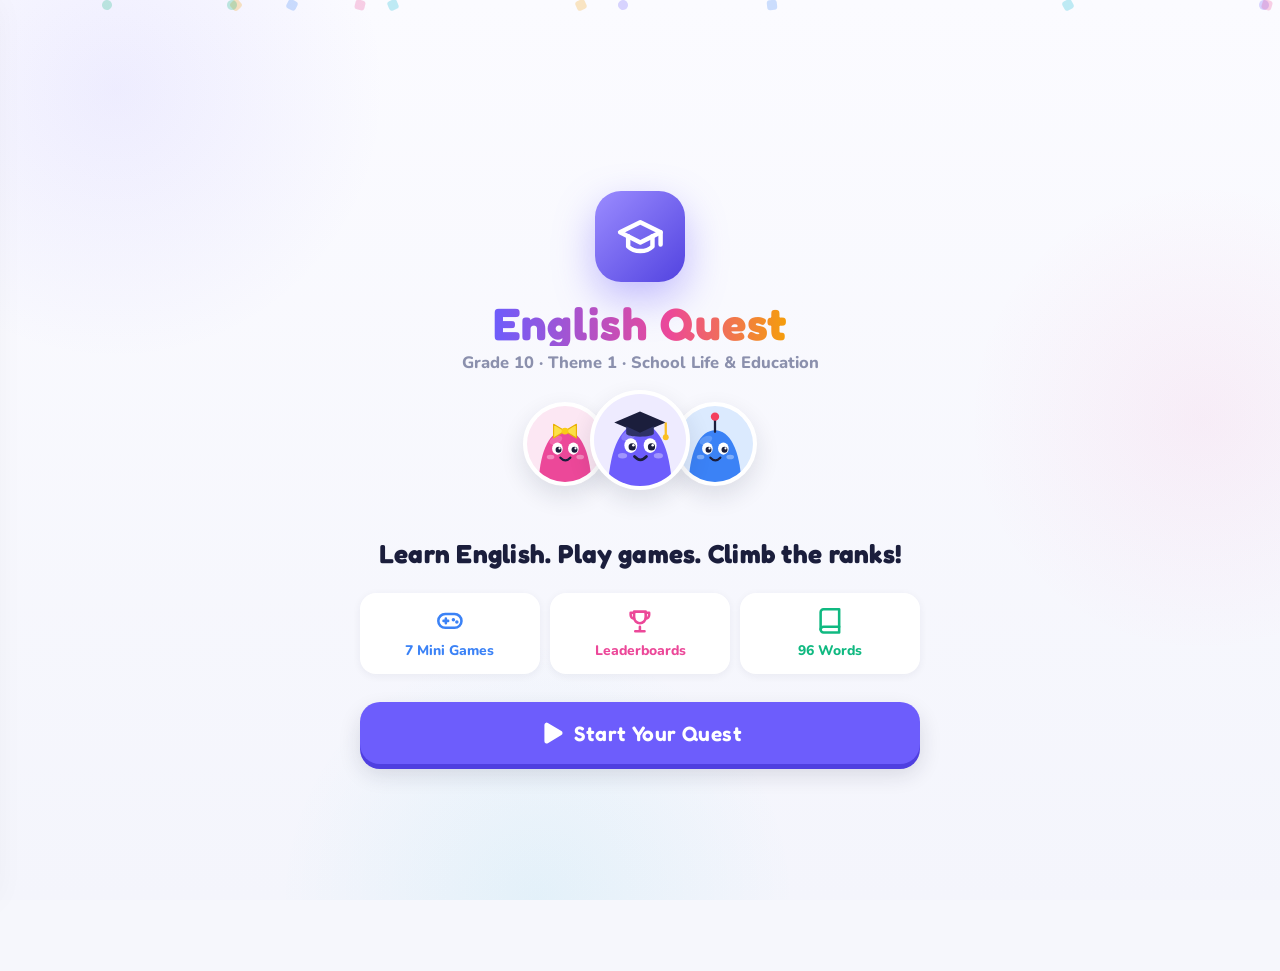
<file: index.html>
<!doctype html>
<html lang="en" translate="no" class="notranslate">
<head>
  <meta charset="utf-8">
  <meta name="google" content="notranslate">
  <meta name="viewport" content="width=device-width, initial-scale=1, viewport-fit=cover">
  <meta name="theme-color" content="#FFFFFF">
  <meta name="description" content="English Quest — 10th Grade Unit 1 (School Life & Education) interactive English learning game.">
  <meta name="mobile-web-app-capable" content="yes">
  <meta name="apple-mobile-web-app-capable" content="yes">
  <meta name="apple-mobile-web-app-title" content="English Quest">
  <title>English Quest</title>
  <link rel="manifest" href="manifest.webmanifest">
  <link rel="icon" href="assets/icon.svg" type="image/svg+xml">
  <link rel="apple-touch-icon" href="assets/icon.svg">
  <link rel="preconnect" href="https://fonts.googleapis.com">
  <link rel="preconnect" href="https://fonts.gstatic.com" crossorigin>
  <link href="https://fonts.googleapis.com/css2?family=Fredoka:wght@500;600;700&family=Nunito:wght@600;700;800;900&display=swap" rel="stylesheet">
  <link rel="stylesheet" href="css/app.css">
</head>
<body>
  <div id="bg" aria-hidden="true"><span></span><span></span><span></span></div>
  <div id="app">
    <nav id="nav" aria-label="Main"></nav>
    <main id="view"></main>
  </div>
  <div id="modal-root"></div>
  <div id="toasts" aria-live="polite"></div>
  <canvas id="fx" aria-hidden="true"></canvas>
  <noscript><p style="padding:2rem;font-family:sans-serif">English Quest needs JavaScript to run.</p></noscript>

  <script src="js/data.js"></script>
  <script src="js/core.js"></script>
  <script src="js/screens.js"></script>
  <script src="js/games/common.js"></script>
  <script src="js/games/connect.js"></script>
  <script src="js/games/match.js"></script>
  <script src="js/games/wordle.js"></script>
  <script src="js/games/quiz.js"></script>
  <script src="js/games/sentence.js"></script>
  <script src="js/games/circle.js"></script>
  <script src="js/games/riddle.js"></script>
  <script src="js/games/exam.js"></script>
  <script src="js/app.js"></script>
</body>
</html>
</file>
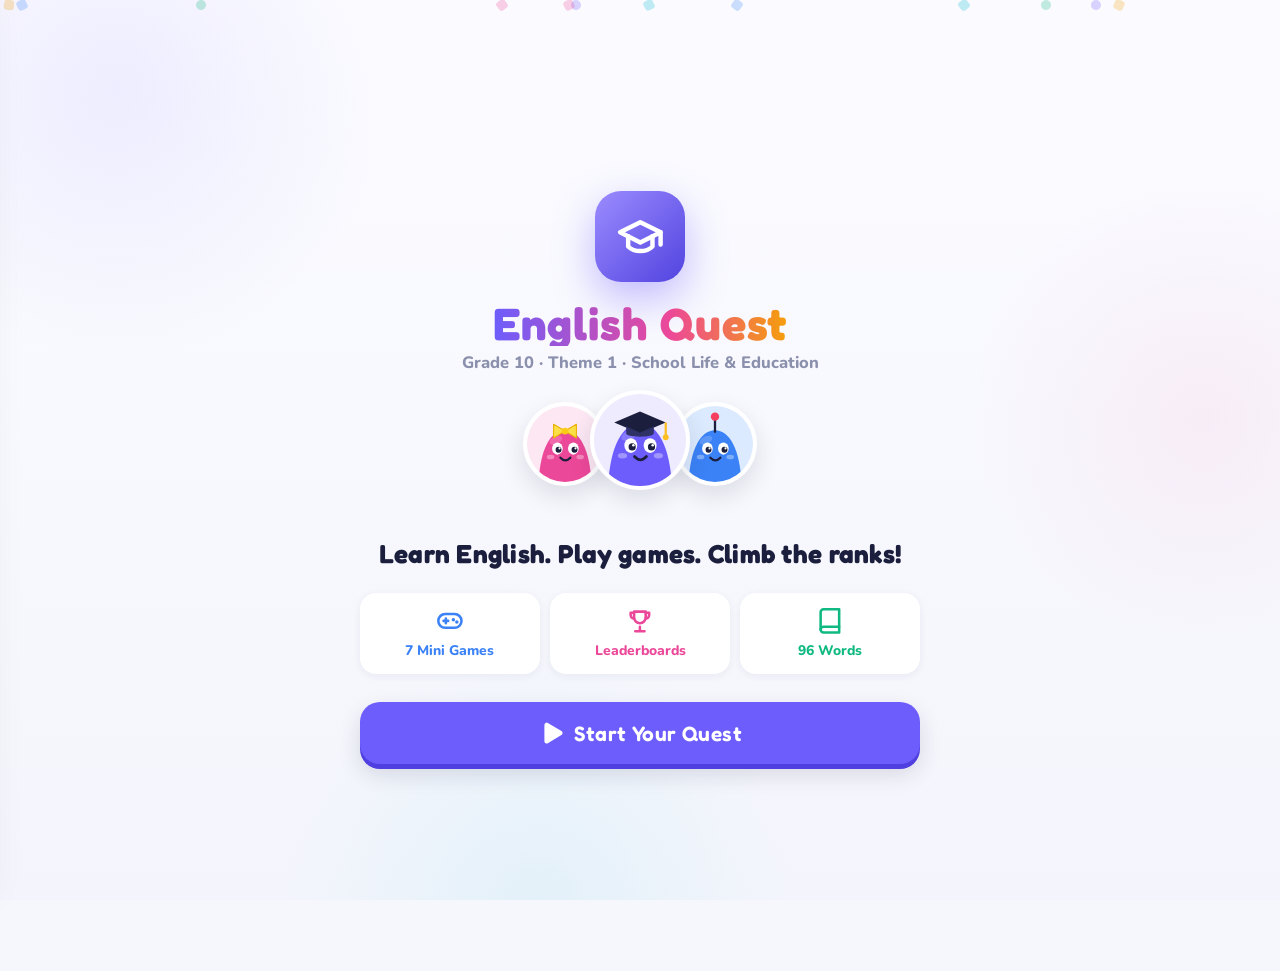
<file: indir/EnglishQuest-AkilliTahta.html>
<!doctype html>
<html lang="en" translate="no" class="notranslate">
<head>
  <meta charset="utf-8">
  <meta name="google" content="notranslate">
  <meta name="viewport" content="width=device-width, initial-scale=1, viewport-fit=cover">
  <meta name="theme-color" content="#FFFFFF">
  <meta name="description" content="English Quest — 10th Grade Unit 1 (School Life & Education) interactive English learning game.">
  <meta name="mobile-web-app-capable" content="yes">
  <meta name="apple-mobile-web-app-capable" content="yes">
  <meta name="apple-mobile-web-app-title" content="English Quest">
  <title>English Quest</title>
  <link rel="icon" href="[data-uri]" type="image/svg+xml">
  <link rel="apple-touch-icon" href="[data-uri]">
  <link rel="preconnect" href="https://fonts.googleapis.com">
  <link rel="preconnect" href="https://fonts.gstatic.com" crossorigin>
  <link href="https://fonts.googleapis.com/css2?family=Fredoka:wght@500;600;700&family=Nunito:wght@600;700;800;900&display=swap" rel="stylesheet">
  <style>
/* =========================================================================
   ENGLISH QUEST — white theme, playful mobile-game UI
   Scales from phones (360px) to interactive smart boards (1920px+)
   ========================================================================= */
:root {
  --bg: #F6F7FC;
  --surface: #FFFFFF;
  --ink: #1B1E3C;
  --ink-2: #464B6E;
  --muted: #8B90AD;
  --line: #E7E9F4;
  --line-2: #F1F2F8;
  --primary: #6D5DFC;
  --primary-d: #4F3FE0;
  --primary-l: #EFEDFF;
  --green: #22C55E; --green-d: #15A34A; --green-l: #E8FAEF;
  --red: #F04452;   --red-d: #D02A38;   --red-l: #FEEDEF;
  --orange: #F59E0B; --orange-d: #D97706; --orange-l: #FEF4E2;
  --gray-tile: #A1A6BD;
  --gold: #FACC15;
  --radius: 22px;
  --radius-sm: 14px;
  --shadow-sm: 0 2px 8px rgba(27, 30, 60, .06);
  --shadow: 0 10px 30px rgba(27, 30, 60, .08);
  --shadow-lg: 0 24px 60px rgba(27, 30, 60, .16);
  --font: 'Nunito', system-ui, -apple-system, 'Segoe UI', Roboto, Ubuntu, sans-serif;
  --display: 'Fredoka', 'Nunito', system-ui, -apple-system, 'Segoe UI', sans-serif;
  --nav-h: 74px;
  --rail-w: 104px;
  --ease: cubic-bezier(.2, .8, .2, 1);
  --spring: cubic-bezier(.34, 1.56, .64, 1);
}
* { box-sizing: border-box; }
html { font-size: clamp(15px, 0.42vw + 12px, 27px); -webkit-text-size-adjust: 100%; }
body {
  margin: 0; font-family: var(--font); color: var(--ink); background: var(--bg);
  -webkit-tap-highlight-color: transparent; overflow-x: hidden; min-height: 100dvh;
  font-weight: 600; line-height: 1.4;
}
button { font: inherit; color: inherit; border: 0; background: none; cursor: pointer; padding: 0; touch-action: manipulation; }
input, select { font: inherit; color: inherit; }
h1, h2, h3, h4 { font-family: var(--display); margin: 0; font-weight: 700; letter-spacing: .01em; }
p { margin: 0; }
.muted { color: var(--muted); }
.small { font-size: .85rem; }
.ic { width: 1.25em; height: 1.25em; flex: none; display: inline-block; vertical-align: middle; }
[hidden] { display: none !important; }
.row { display: flex; align-items: center; }
.gap { gap: .75rem; }
.grow { flex: 1; }
.center { text-align: center; }
.sr { position: absolute; width: 1px; height: 1px; overflow: hidden; clip: rect(0 0 0 0); }

/* ---------------------------- animated background ---------------------------- */
#bg { position: fixed; inset: 0; z-index: -1; overflow: hidden; pointer-events: none; background: linear-gradient(180deg, #FBFBFF 0%, #F4F5FC 100%); }
#bg span { position: absolute; border-radius: 50%; opacity: .55; animation: blob 26s ease-in-out infinite alternate; }
#bg span:nth-child(1) { width: 46vmax; height: 46vmax; left: -14vmax; top: -16vmax; background: radial-gradient(circle, rgba(109, 93, 252, .16), transparent 65%); }
#bg span:nth-child(2) { width: 40vmax; height: 40vmax; right: -14vmax; top: 18vh; background: radial-gradient(circle, rgba(236, 72, 153, .12), transparent 65%); animation-delay: -8s; }
#bg span:nth-child(3) { width: 44vmax; height: 44vmax; left: 20vw; bottom: -22vmax; background: radial-gradient(circle, rgba(6, 182, 212, .13), transparent 65%); animation-delay: -15s; }
#bg i { position: absolute; width: 10px; height: 10px; border-radius: 3px; opacity: .25; animation: drift 18s linear infinite; }
@keyframes blob { 0% { transform: translate(0, 0) scale(1); } 50% { transform: translate(6vw, 4vh) scale(1.08); } 100% { transform: translate(-4vw, 8vh) scale(.95); } }
@keyframes drift { from { transform: translateY(105vh) rotate(0); } to { transform: translateY(-10vh) rotate(360deg); } }

/* ---------------------------------- buttons ---------------------------------- */
.btn {
  --c: var(--primary); --cd: var(--primary-d);
  display: inline-flex; align-items: center; justify-content: center; gap: .5em;
  min-height: 3rem; padding: .7em 1.3em; border-radius: 16px;
  background: var(--c); color: #fff; font-family: var(--display); font-weight: 600; font-size: 1rem; letter-spacing: .02em;
  box-shadow: 0 5px 0 var(--cd), 0 10px 22px rgba(27, 30, 60, .14);
  transition: transform .12s var(--ease), box-shadow .12s var(--ease), filter .2s, opacity .2s;
  user-select: none; -webkit-user-select: none; white-space: nowrap;
}
.btn:hover { filter: brightness(1.06); }
.btn:active, .btn.pressed { transform: translateY(4px); box-shadow: 0 1px 0 var(--cd), 0 4px 10px rgba(27, 30, 60, .12); }
.btn:disabled { opacity: .45; pointer-events: none; filter: grayscale(.4); }
.btn.big { min-height: 3.6rem; font-size: 1.2rem; padding: .8em 1.8em; border-radius: 20px; }
.btn.sm { min-height: 2.4rem; font-size: .88rem; padding: .45em .9em; border-radius: 12px; box-shadow: 0 3px 0 var(--cd), 0 6px 14px rgba(27, 30, 60, .1); }
.btn.sm:active { transform: translateY(2px); box-shadow: 0 1px 0 var(--cd); }
.btn.ghost { background: #fff; color: var(--ink); box-shadow: 0 4px 0 var(--line), 0 8px 18px rgba(27, 30, 60, .06); border: 2px solid var(--line); }
.btn.ghost:active { box-shadow: 0 0 0 var(--line); }
.btn.danger { --c: var(--red); --cd: var(--red-d); }
.btn.good { --c: var(--green); --cd: var(--green-d); }
.btn.gold { --c: #F59E0B; --cd: #C2710C; }
.btn.block { width: 100%; }
.icon-btn {
  width: 2.8rem; height: 2.8rem; border-radius: 14px; display: inline-grid; place-items: center;
  background: #fff; border: 2px solid var(--line); box-shadow: 0 3px 0 var(--line); color: var(--ink-2);
  transition: transform .12s, box-shadow .12s, background .2s;
}
.icon-btn:active { transform: translateY(3px); box-shadow: none; }
.icon-btn .ic { width: 1.35rem; height: 1.35rem; }
.tool-btn {
  display: inline-flex; flex-direction: column; align-items: center; gap: .2rem; padding: .5rem .7rem; min-width: 4.2rem;
  border-radius: 16px; background: #fff; border: 2px solid var(--line); box-shadow: 0 4px 0 var(--line); font-size: .78rem; font-weight: 800; color: var(--ink-2);
  transition: transform .12s, box-shadow .12s;
}
.tool-btn .ic { width: 1.4rem; height: 1.4rem; }
.tool-btn:active { transform: translateY(3px); box-shadow: 0 1px 0 var(--line); }
.tool-btn:disabled { opacity: .45; pointer-events: none; }
.tool-btn small { font-size: .7rem; color: var(--muted); font-weight: 800; }
.tool-btn.hint { color: #B45309; }
.tool-btn.hint .ic { color: #F59E0B; }

/* speak button */
.speak {
  width: 2.3rem; height: 2.3rem; border-radius: 50%; display: inline-grid; place-items: center; flex: none;
  background: var(--primary-l); color: var(--primary); transition: transform .15s var(--spring), background .2s;
}
.speak:hover { background: #E2DEFF; }
.speak:active { transform: scale(.9); }
.speak .ic { width: 1.15rem; height: 1.15rem; }
.speak.lg { width: 2.9rem; height: 2.9rem; }
.speak.lg .ic { width: 1.45rem; height: 1.45rem; }
.speak.sm { width: 1.8rem; height: 1.8rem; }
.speak.sm .ic { width: .95rem; height: .95rem; }
.speak.speaking { background: var(--primary); color: #fff; animation: pulse 1s infinite; }
.speak.speaking .w1 { animation: wave 1s infinite; }
.speak.speaking .w2 { animation: wave 1s .2s infinite; }
@keyframes wave { 0%, 100% { opacity: 1; } 50% { opacity: .2; } }
@keyframes pulse { 0% { box-shadow: 0 0 0 0 rgba(109, 93, 252, .5); } 100% { box-shadow: 0 0 0 14px rgba(109, 93, 252, 0); } }

/* chips */
.chip {
  display: inline-flex; align-items: center; gap: .35rem; padding: .32rem .75rem; border-radius: 999px;
  background: var(--line-2); color: var(--ink-2); font-size: .8rem; font-weight: 800; white-space: nowrap;
}
.chip .ic { width: 1rem; height: 1rem; }
.chip.c { background: color-mix(in srgb, var(--cc, var(--primary)) 13%, white); color: var(--cc, var(--primary)); }
.chips { display: flex; gap: .5rem; overflow-x: auto; padding: .2rem .1rem .6rem; scrollbar-width: none; }
.chips::-webkit-scrollbar { display: none; }
.chip-btn {
  display: inline-flex; align-items: center; gap: .4rem; padding: .55rem 1rem; border-radius: 999px; white-space: nowrap;
  background: #fff; border: 2px solid var(--line); font-weight: 800; font-size: .88rem; color: var(--ink-2); transition: all .2s var(--ease);
}
.chip-btn .ic { width: 1.05rem; height: 1.05rem; }
.chip-btn.active { background: var(--cc, var(--primary)); border-color: var(--cc, var(--primary)); color: #fff; box-shadow: 0 6px 16px rgba(27, 30, 60, .15); transform: translateY(-1px); }

/* cards */
.card { background: var(--surface); border-radius: var(--radius); box-shadow: var(--shadow); border: 1px solid rgba(231, 233, 244, .7); }
.pad { padding: 1.1rem; }
.section-title { display: flex; align-items: center; justify-content: space-between; margin: 1.6rem 0 .8rem; }
.section-title h2 { font-size: 1.3rem; }
.section-title .link { color: var(--primary); font-weight: 800; font-size: .9rem; display: inline-flex; align-items: center; gap: .3rem; }

/* ----------------------------------- navigation ----------------------------------- */
#app { min-height: 100dvh; }
#nav {
  position: fixed; left: 0; right: 0; bottom: 0; z-index: 60; height: calc(var(--nav-h) + env(safe-area-inset-bottom));
  padding: 0 .6rem env(safe-area-inset-bottom); display: flex; align-items: center; justify-content: space-around;
  background: rgba(255, 255, 255, .9); backdrop-filter: blur(16px); -webkit-backdrop-filter: blur(16px);
  border-top: 1px solid var(--line); box-shadow: 0 -8px 30px rgba(27, 30, 60, .06);
  transition: transform .4s var(--ease);
}
body.in-game #nav, body.in-welcome #nav { transform: translateY(115%); }
.nav-item {
  position: relative; display: flex; flex-direction: column; align-items: center; gap: .15rem; padding: .45rem .8rem; border-radius: 16px;
  color: var(--muted); font-size: .72rem; font-weight: 800; transition: color .2s, background .3s var(--ease); min-width: 3.2rem;
}
@media (max-width: 420px) { .nav-item { padding: .45rem .35rem; font-size: .66rem; } .nav-item .ic { width: 1.4rem; height: 1.4rem; } }
.nav-item .ic { width: 1.55rem; height: 1.55rem; transition: transform .35s var(--spring); }
.nav-item.active { color: var(--primary); background: var(--primary-l); }
.nav-item.active .ic { transform: translateY(-2px) scale(1.12); }
.nav-dot { position: absolute; top: .3rem; right: .9rem; width: .6rem; height: .6rem; border-radius: 50%; background: var(--red); border: 2px solid #fff; }
.nav-brand { display: none; }
#view { position: relative; min-height: 100dvh; transition: margin .4s var(--ease); }
@media (min-width: 1000px) {
  #nav { top: 0; right: auto; width: var(--rail-w); height: auto; flex-direction: column; justify-content: flex-start; gap: .55rem; padding: 1.2rem .5rem; border-top: 0; border-right: 1px solid var(--line); box-shadow: 8px 0 30px rgba(27, 30, 60, .04); }
  body.in-game #nav, body.in-welcome #nav { transform: translateX(-110%); }
  .nav-brand { display: grid; place-items: center; width: 3.4rem; height: 3.4rem; border-radius: 18px; margin-bottom: 1.2rem; background: linear-gradient(135deg, #8B7BFF, #5243E0); color: #fff; box-shadow: 0 8px 20px rgba(109, 93, 252, .35); font-family: var(--display); font-size: 1.15rem; }
  .nav-item { width: 100%; padding: .7rem .3rem; }
  #view { margin-left: var(--rail-w); }
  body.in-game #view, body.in-welcome #view { margin-left: 0; }
}

/* ------------------------------------ screens ------------------------------------ */
.screen { animation: scrIn .45s var(--ease) both; }
.screen.leaving { position: absolute; inset: 0 0 auto 0; animation: scrOut .25s var(--ease) forwards; pointer-events: none; }
@keyframes scrIn { from { opacity: 0; transform: translateY(14px) scale(.99); } to { opacity: 1; transform: none; } }
@keyframes scrOut { to { opacity: 0; transform: translateY(-8px) scale(.99); } }
.screen.is-page { max-width: 1240px; margin: 0 auto; padding: 1.1rem 1rem calc(var(--nav-h) + 2rem + env(safe-area-inset-bottom)); }
@media (min-width: 1000px) { .screen.is-page { padding: 1.6rem 2rem 2.5rem; } }
.screen.is-game { min-height: 100dvh; height: 100dvh; display: flex; flex-direction: column; max-width: 1180px; margin: 0 auto; padding: .7rem 1rem calc(.7rem + env(safe-area-inset-bottom)); overflow: hidden; }
.page-head { display: flex; align-items: center; gap: .8rem; margin-bottom: 1.1rem; }
.page-head h1 { font-size: 1.7rem; }
.page-head p { color: var(--muted); font-size: .9rem; }
.page-head .icon-btn { flex: none; }

/* ----------------------------------- welcome ----------------------------------- */
.welcome { min-height: 100dvh; display: grid; place-items: center; padding: 1.5rem 1rem; }
.welcome-card { width: min(560px, 100%); text-align: center; }
.logo { display: inline-flex; flex-direction: column; align-items: center; gap: .3rem; }
.logo-mark { width: 5.2rem; height: 5.2rem; border-radius: 26px; display: grid; place-items: center; background: linear-gradient(135deg, #9B8CFF, #5243E0); color: #fff; box-shadow: 0 16px 40px rgba(109, 93, 252, .4); animation: floaty 3.5s ease-in-out infinite; }
.logo-mark .ic { width: 2.8rem; height: 2.8rem; }
.logo-word { font-family: var(--display); font-weight: 700; font-size: 2.6rem; line-height: 1; letter-spacing: .02em; background: linear-gradient(90deg, #6D5DFC, #EC4899 60%, #F59E0B); -webkit-background-clip: text; background-clip: text; color: transparent; margin-top: .8rem; }
.logo-sub { color: var(--muted); font-weight: 800; font-size: .95rem; }
.wel-mascots { display: flex; justify-content: center; margin: 1.6rem 0 1.2rem; height: 6.5rem; }
.wel-mascots .avatar { margin: 0 -.5rem; animation: hop 2.6s var(--ease) infinite; box-shadow: 0 10px 25px rgba(27, 30, 60, .12); border: 4px solid #fff; }
.wel-mascots .avatar:nth-child(2) { animation-delay: .2s; transform: translateY(-12px); z-index: 2; }
.wel-mascots .avatar:nth-child(3) { animation-delay: .4s; }
@keyframes hop { 0%, 60%, 100% { translate: 0 0; } 30% { translate: 0 -12px; } }
@keyframes floaty { 0%, 100% { transform: translateY(0) rotate(-3deg); } 50% { transform: translateY(-8px) rotate(3deg); } }
.wel-feats { display: grid; grid-template-columns: repeat(3, 1fr); gap: .6rem; margin: 1.2rem 0 1.6rem; }
.wel-feats div { background: #fff; border-radius: 16px; padding: .8rem .4rem; box-shadow: var(--shadow-sm); font-size: .8rem; font-weight: 800; color: var(--ink-2); }
.wel-feats .ic { width: 1.6rem; height: 1.6rem; display: block; margin: 0 auto .35rem; }
.name-input {
  width: 100%; font-size: 1.35rem; font-weight: 800; text-align: center; padding: .9rem 1rem; border-radius: 18px;
  border: 3px solid var(--line); background: #fff; outline: none; transition: border .2s, box-shadow .2s; font-family: var(--display);
}
.name-input:focus { border-color: var(--primary); box-shadow: 0 0 0 6px var(--primary-l); }
.avatar-pick { display: grid; grid-template-columns: repeat(6, minmax(0, 1fr)); gap: .55rem; margin: 1.2rem 0 1.4rem; padding: 0 .3rem; }
.avatar-pick button { border-radius: 50%; padding: 0; aspect-ratio: 1; min-width: 0; border: 4px solid transparent; transition: transform .25s var(--spring), border .2s; }
.avatar-pick button .avatar { width: 100% !important; height: 100% !important; }
.avatar-pick button.sel { border-color: var(--primary); transform: scale(1.12); box-shadow: 0 8px 18px rgba(109, 93, 252, .3); }
.step-dots { display: flex; justify-content: center; gap: .4rem; margin-bottom: 1.2rem; }
.step-dots i { width: .55rem; height: .55rem; border-radius: 99px; background: var(--line); transition: all .3s; }
.step-dots i.on { width: 1.6rem; background: var(--primary); }
.join-anim { padding: 1rem 0; }
.join-anim .avatar { animation: popIn .6s var(--spring) both; border: 5px solid #fff; box-shadow: 0 14px 30px rgba(27, 30, 60, .15); }
.join-rank { font-family: var(--display); font-size: 3.4rem; color: var(--primary); animation: popIn .6s .3s var(--spring) both; line-height: 1.1; margin-top: .5rem; }
.player-list { display: grid; gap: .6rem; margin: 1rem 0; text-align: left; }
.player-row { display: flex; align-items: center; gap: .8rem; padding: .6rem .8rem; border-radius: 18px; background: #fff; border: 2px solid var(--line); transition: transform .2s, border .2s; width: 100%; }
.player-row:hover { border-color: var(--primary); transform: translateY(-2px); }
.player-row b { font-size: 1.05rem; }
.player-row small { color: var(--muted); display: block; font-weight: 700; }

/* avatars */
.avatar { --s: 44px; width: var(--s); height: var(--s); border-radius: 50%; overflow: hidden; display: inline-block; flex: none; background: #fff; }
.avatar-svg { width: 100%; height: 100%; display: block; }
.av-eyes { transform-origin: 50px 57px; animation: blink 4.5s infinite; }
@keyframes blink { 0%, 92%, 100% { transform: scaleY(1); } 95% { transform: scaleY(.1); } }

/* ------------------------------------- home ------------------------------------- */
.home-top { display: flex; align-items: center; gap: .8rem; margin-bottom: 1rem; }
.home-top .who { flex: 1; min-width: 0; }
.home-top .who small { color: var(--muted); font-weight: 800; display: block; font-size: .82rem; }
.home-top .who b { font-family: var(--display); font-size: 1.35rem; display: block; white-space: nowrap; overflow: hidden; text-overflow: ellipsis; }
.home-top .avatar { border: 3px solid #fff; box-shadow: var(--shadow); cursor: pointer; }
.pill { display: inline-flex; align-items: center; gap: .35rem; padding: .45rem .8rem; border-radius: 999px; background: #fff; box-shadow: var(--shadow-sm); border: 1px solid var(--line); font-weight: 900; font-size: .95rem; }
.pill .ic { width: 1.2rem; height: 1.2rem; }
.pill.fire .ic { color: #F97316; }
.pill.xp .ic { color: #EAB308; }
.stats-strip { display: grid; grid-template-columns: repeat(4, 1fr); gap: .7rem; }
.stat {
  position: relative; overflow: hidden; background: #fff; border-radius: 20px; padding: .9rem .8rem; box-shadow: var(--shadow-sm); border: 1px solid var(--line);
  display: flex; flex-direction: column; gap: .1rem; animation: rise .6s var(--ease) both;
}
.stat:nth-child(2) { animation-delay: .06s; } .stat:nth-child(3) { animation-delay: .12s; } .stat:nth-child(4) { animation-delay: .18s; }
.stat .s-ic { width: 2.3rem; height: 2.3rem; border-radius: 12px; display: grid; place-items: center; color: #fff; background: var(--sc); margin-bottom: .35rem; box-shadow: 0 6px 14px rgba(27, 30, 60, .12); }
.stat .s-ic .ic { width: 1.25rem; height: 1.25rem; }
.stat b { font-family: var(--display); font-size: 1.45rem; line-height: 1.1; }
.stat small { color: var(--muted); font-weight: 800; font-size: .76rem; }
.stat .s-bar { height: 6px; background: var(--line-2); border-radius: 99px; margin-top: .4rem; overflow: hidden; }
.stat .s-bar i { display: block; height: 100%; border-radius: inherit; background: var(--sc); width: 0; transition: width 1.2s var(--ease); }
@keyframes rise { from { opacity: 0; transform: translateY(16px); } to { opacity: 1; transform: none; } }
@media (max-width: 560px) {
  .stats-strip { grid-template-columns: repeat(2, 1fr); }
}

.hero {
  position: relative; overflow: hidden; margin-top: 1rem; border-radius: 28px; padding: 1.4rem 1.4rem 1.5rem;
  background: linear-gradient(130deg, #7B6BFF 0%, #5B4BF0 45%, #3B82F6 100%); color: #fff; box-shadow: 0 20px 45px rgba(91, 75, 240, .32);
  display: grid; grid-template-columns: 1fr auto; align-items: center; gap: 1rem; animation: rise .6s .1s var(--ease) both;
}
.hero::before, .hero::after { content: ''; position: absolute; border-radius: 50%; background: rgba(255, 255, 255, .1); }
.hero::before { width: 18rem; height: 18rem; right: -6rem; top: -8rem; }
.hero::after { width: 10rem; height: 10rem; left: -3rem; bottom: -5rem; }
.hero h2 { font-size: 1.7rem; line-height: 1.15; position: relative; }
.hero p { opacity: .9; margin: .35rem 0 1.1rem; font-weight: 700; position: relative; }
.hero .btn { --c: #fff; --cd: #D9D4FF; color: var(--primary-d); position: relative; animation: glow 2.4s ease-in-out infinite; }
.hero .btn .ic { color: var(--primary); }
@keyframes glow { 0%, 100% { box-shadow: 0 5px 0 #D9D4FF, 0 0 0 0 rgba(255, 255, 255, .6); } 50% { box-shadow: 0 5px 0 #D9D4FF, 0 0 0 12px rgba(255, 255, 255, 0); } }
.hero-mascot { position: relative; width: 8rem; height: 8rem; }
.hero-mascot .avatar { --s: 8rem !important; border: 5px solid rgba(255, 255, 255, .5); animation: floaty 3.4s ease-in-out infinite; }
.hero-mascot .bubble { position: absolute; top: -.4rem; left: -3.6rem; background: #fff; color: var(--ink); font-weight: 900; font-size: .8rem; padding: .35rem .7rem; border-radius: 14px 14px 4px 14px; box-shadow: var(--shadow); animation: popIn .5s 1s var(--spring) both; white-space: nowrap; }
.hero .next-up { display: inline-flex; align-items: center; gap: .4rem; font-size: .8rem; font-weight: 800; background: rgba(255, 255, 255, .18); padding: .3rem .7rem; border-radius: 99px; margin-bottom: .6rem; position: relative; }
@media (max-width: 520px) { .hero { grid-template-columns: 1fr; } .hero-mascot { position: absolute; right: .8rem; top: .8rem; width: 4.6rem; height: 4.6rem; } .hero-mascot .avatar { --s: 4.6rem !important; } .hero-mascot .bubble { display: none; } .hero h2 { padding-right: 5rem; font-size: 1.45rem; } }

.menu-grid { display: grid; grid-template-columns: repeat(4, 1fr); gap: .7rem; }
.menu-tile {
  position: relative; display: flex; flex-direction: column; align-items: flex-start; gap: .55rem; padding: .95rem; border-radius: 20px; background: #fff;
  border: 1px solid var(--line); box-shadow: var(--shadow-sm); text-align: left; transition: transform .25s var(--spring), box-shadow .25s; animation: rise .5s var(--ease) both;
}
.menu-tile:hover { transform: translateY(-4px); box-shadow: var(--shadow); }
.menu-tile:active { transform: scale(.97); }
.menu-tile .mt-ic { width: 2.6rem; height: 2.6rem; border-radius: 14px; display: grid; place-items: center; background: color-mix(in srgb, var(--mc) 14%, white); color: var(--mc); }
.menu-tile .mt-ic .ic { width: 1.4rem; height: 1.4rem; }
.menu-tile b { font-size: .95rem; font-weight: 900; line-height: 1.15; }
.menu-tile small { color: var(--muted); font-weight: 700; font-size: .75rem; margin-top: -.35rem; }
.menu-tile .badge { position: absolute; top: .6rem; right: .6rem; min-width: 1.4rem; height: 1.4rem; padding: 0 .4rem; border-radius: 99px; background: var(--red); color: #fff; font-size: .75rem; font-weight: 900; display: grid; place-items: center; animation: pop 1.6s infinite; }
@keyframes pop { 0%, 100% { transform: scale(1); } 50% { transform: scale(1.15); } }
@media (max-width: 700px) { .menu-grid { grid-template-columns: repeat(2, 1fr); } }

.games-grid { display: grid; grid-template-columns: repeat(3, 1fr); gap: 1rem; }
@media (max-width: 900px) { .games-grid { grid-template-columns: repeat(2, 1fr); } }
@media (max-width: 520px) { .games-grid { grid-template-columns: 1fr 1fr; gap: .7rem; } }
.game-card {
  position: relative; overflow: hidden; border-radius: 24px; background: var(--gg); color: #fff; padding: 1rem; min-height: 11.5rem;
  display: flex; flex-direction: column; justify-content: flex-end; text-align: left; box-shadow: 0 14px 30px rgba(27, 30, 60, .15);
  transition: transform .3s var(--spring), box-shadow .3s; animation: rise .55s var(--ease) both;
}
.game-card:hover { transform: translateY(-6px) rotate(-.6deg); box-shadow: 0 22px 40px rgba(27, 30, 60, .2); }
.game-card:active { transform: scale(.97); }
.game-card .gc-art { position: absolute; top: .45rem; right: .35rem; width: 60%; height: 46%; max-width: 9.5rem; opacity: .97; transition: transform .5s var(--spring); }
.game-card .gc-art svg { width: 100%; height: 100%; display: block; }
.game-card:hover .gc-art { transform: scale(1.08) rotate(3deg); }
.game-card .gc-num { position: absolute; top: .8rem; left: .9rem; font-family: var(--display); font-size: .78rem; background: rgba(255, 255, 255, .22); padding: .15rem .55rem; border-radius: 99px; }
.game-card b { font-family: var(--display); font-size: 1.2rem; line-height: 1.1; position: relative; }
.game-card small { opacity: .9; font-weight: 700; font-size: .78rem; position: relative; }
.game-card .gc-foot { display: flex; align-items: center; justify-content: space-between; margin-top: .6rem; position: relative; }
.game-card .gc-best { font-size: .75rem; font-weight: 800; background: rgba(0, 0, 0, .14); padding: .2rem .55rem; border-radius: 99px; display: inline-flex; gap: .25rem; align-items: center; }
.game-card .gc-best .ic { width: .9rem; height: .9rem; }
.game-card .gc-play { width: 2.4rem; height: 2.4rem; border-radius: 50%; background: #fff; color: var(--gcc); display: grid; place-items: center; box-shadow: 0 6px 14px rgba(0, 0, 0, .15); }
.game-card .gc-play .ic { width: 1rem; height: 1rem; margin-left: 2px; }
.special-row { display: grid; grid-template-columns: 1fr 1fr; gap: 1rem; margin-top: 1rem; }
@media (max-width: 640px) { .special-row { grid-template-columns: 1fr; } }
.special-card { display: flex; align-items: center; gap: 1rem; padding: 1rem 1.1rem; border-radius: 24px; background: var(--gg); color: #fff; text-align: left; box-shadow: 0 14px 30px rgba(27, 30, 60, .15); transition: transform .3s var(--spring); position: relative; overflow: hidden; }
.special-card:hover { transform: translateY(-4px); }
.special-card .sc-ic { width: 3.4rem; height: 3.4rem; border-radius: 18px; background: rgba(255, 255, 255, .22); display: grid; place-items: center; flex: none; }
.special-card .sc-ic .ic { width: 1.9rem; height: 1.9rem; }
.special-card b { font-family: var(--display); font-size: 1.2rem; display: block; }
.special-card small { opacity: .92; font-weight: 700; font-size: .8rem; }
.special-card .lock-tag { position: absolute; top: .7rem; right: .8rem; font-size: .72rem; font-weight: 900; background: rgba(0, 0, 0, .18); padding: .2rem .6rem; border-radius: 99px; display: inline-flex; align-items: center; gap: .3rem; }
.special-card .lock-tag .ic { width: .85rem; height: .85rem; }

.wotd { display: grid; grid-template-columns: auto 1fr auto; gap: 1rem; align-items: center; padding: 1.1rem; }
.wotd .w-badge { width: 3.4rem; height: 3.4rem; border-radius: 18px; display: grid; place-items: center; background: linear-gradient(135deg, #FDE68A, #F59E0B); color: #fff; box-shadow: 0 8px 18px rgba(245, 158, 11, .35); }
.wotd .w-badge .ic { width: 1.7rem; height: 1.7rem; }
.wotd small { color: var(--muted); font-weight: 800; text-transform: uppercase; font-size: .7rem; letter-spacing: .08em; }
.wotd b { font-family: var(--display); font-size: 1.4rem; display: block; line-height: 1.15; }
.wotd .tr { color: var(--ink-2); font-weight: 700; font-size: .9rem; }
.wotd .ex { color: var(--muted); font-size: .85rem; font-style: italic; margin-top: .2rem; }

/* ------------------------------------ learn ------------------------------------ */
.search { position: relative; margin-bottom: .8rem; }
.search input { width: 100%; padding: .85rem 1rem .85rem 2.9rem; border-radius: 18px; border: 2px solid var(--line); background: #fff; font-weight: 700; outline: none; transition: border .2s, box-shadow .2s; }
.search input:focus { border-color: var(--primary); box-shadow: 0 0 0 5px var(--primary-l); }
.search .ic { position: absolute; left: 1rem; top: 50%; transform: translateY(-50%); color: var(--muted); }
.learn-bar { display: flex; gap: .6rem; align-items: center; justify-content: space-between; flex-wrap: wrap; margin: .2rem 0 1rem; }
.seg { display: inline-flex; background: var(--line-2); border-radius: 14px; padding: .25rem; gap: .2rem; }
.seg button { padding: .45rem .8rem; border-radius: 11px; font-weight: 800; font-size: .82rem; color: var(--muted); transition: all .2s; display: inline-flex; gap: .3rem; align-items: center; }
.seg button .ic { width: .95rem; height: .95rem; }
.seg button.active { background: #fff; color: var(--ink); box-shadow: var(--shadow-sm); }
.word-grid { display: grid; grid-template-columns: repeat(auto-fill, minmax(15rem, 1fr)); gap: .9rem; }
.flip { perspective: 1200px; min-height: 13.5rem; animation: rise .45s var(--ease) both; }
.flip-in { position: relative; width: 100%; height: 100%; min-height: 13.5rem; transition: transform .6s var(--spring); transform-style: preserve-3d; }
.flip.flipped .flip-in { transform: rotateY(180deg); }
.face { position: absolute; inset: 0; backface-visibility: hidden; -webkit-backface-visibility: hidden; border-radius: 22px; background: #fff; border: 1px solid var(--line); box-shadow: var(--shadow-sm); padding: 1rem; display: flex; flex-direction: column; overflow: hidden; }
.face::before { content: ''; position: absolute; left: 0; top: 0; right: 0; height: 5px; background: var(--cc); }
.face.back { overflow-y: auto; transform: rotateY(180deg); background: linear-gradient(160deg, #fff 0%, color-mix(in srgb, var(--cc) 8%, white) 100%); }
.face .f-cat { font-size: .7rem; font-weight: 900; color: var(--cc); text-transform: uppercase; letter-spacing: .07em; }
.face .f-en { font-family: var(--display); font-size: 1.45rem; line-height: 1.15; margin: .5rem 0 .2rem; word-break: break-word; }
.face .f-ipa { color: var(--muted); font-size: .9rem; font-weight: 700; }
.face .f-hint { color: var(--muted); font-weight: 800; font-size: .85rem; margin-top: .2rem; }
.face .f-word { font-family: var(--display); font-size: .95rem; color: var(--muted); margin-top: .1rem; }
.face .f-pair { font-weight: 800; color: var(--cc); font-size: .95rem; }
.face .f-pair b { font-family: var(--display); font-weight: 600; }
.face .f-tr-front { font-weight: 800; font-size: 1.05rem; color: var(--cc); line-height: 1.25; }
.face .f-tr-front span { display: block; font-size: .65rem; letter-spacing: .1em; text-transform: uppercase; color: var(--muted); font-weight: 900; }
.wc-head .lbl { display: block; font-size: .66rem; letter-spacing: .1em; text-transform: uppercase; color: var(--muted); font-weight: 900; }
.face .f-actions { margin-top: auto; display: flex; align-items: center; gap: .5rem; }
.face .f-tap { margin-left: auto; color: var(--muted); font-size: .72rem; font-weight: 800; display: inline-flex; align-items: center; gap: .25rem; }
.face .f-tap .ic { width: .9rem; height: .9rem; }
.face .f-tr { font-family: var(--display); font-size: 1.3rem; color: var(--cc); line-height: 1.2; margin: .3rem 0 .6rem; }
.face .f-ex { font-size: .88rem; color: var(--ink); font-weight: 700; }
.face .f-ex-tr { font-size: .82rem; color: var(--muted); margin-top: .25rem; font-weight: 700; }
.mini-toggle { width: 2.3rem; height: 2.3rem; border-radius: 50%; display: grid; place-items: center; background: var(--line-2); color: var(--muted); transition: all .25s var(--spring); }
.mini-toggle .ic { width: 1.1rem; height: 1.1rem; }
.mini-toggle.on.fav { background: #FFE4EC; color: #F43F5E; }
.mini-toggle.on.fav .ic { fill: #F43F5E; }
.mini-toggle.on.known { background: var(--green-l); color: var(--green); }
.mini-toggle:active { transform: scale(.85); }
.known-tag { position: absolute; top: .9rem; right: .9rem; color: var(--green); background: var(--green-l); border-radius: 99px; padding: .15rem .5rem; font-size: .7rem; font-weight: 900; display: inline-flex; align-items: center; gap: .2rem; }
.known-tag .ic { width: .8rem; height: .8rem; }
.empty { text-align: center; padding: 2.5rem 1rem; color: var(--muted); font-weight: 800; }
.empty .ic { width: 3rem; height: 3rem; display: block; margin: 0 auto .7rem; color: #C9CCE0; }

/* flashcard review */
.fc-wrap { flex: 1; display: flex; flex-direction: column; align-items: center; justify-content: center; gap: 1.2rem; }
.fc { width: min(30rem, 100%); }
.fc .flip, .fc .flip-in { min-height: 19rem; }
.fc .face { padding: 1.6rem; align-items: center; text-align: center; justify-content: center; }
.fc .f-en { font-size: 2.2rem; }
.fc .f-tr { font-size: 1.8rem; }
.fc-btns { display: flex; gap: .8rem; width: min(30rem, 100%); }
.fc-btns .btn { flex: 1; }

/* ---------------------------------- game shell ---------------------------------- */
.g-top { display: flex; align-items: center; gap: .7rem; padding: .2rem 0 .6rem; flex: none; }
.g-top .g-title { flex: 1; min-width: 0; }
.g-top .g-title b { font-family: var(--display); font-size: 1.2rem; display: block; line-height: 1.1; white-space: nowrap; overflow: hidden; text-overflow: ellipsis; }
.g-top .g-title small { color: var(--muted); font-weight: 800; font-size: .78rem; }
.score-pill { display: inline-flex; align-items: center; gap: .4rem; padding: .45rem .9rem; border-radius: 999px; background: #fff; border: 2px solid var(--line); font-family: var(--display); font-size: 1.05rem; box-shadow: 0 3px 0 var(--line); }
.score-pill .ic { width: 1.1rem; height: 1.1rem; color: var(--gc, var(--primary)); }
.score-pill.bump { animation: bump .4s var(--spring); }
@keyframes bump { 50% { transform: scale(1.18); } }
.g-progress { height: .8rem; border-radius: 99px; background: var(--line-2); overflow: hidden; flex: none; position: relative; }
.g-progress i { display: block; height: 100%; width: 0; border-radius: inherit; background: linear-gradient(90deg, var(--gc, var(--primary)), color-mix(in srgb, var(--gc, var(--primary)) 70%, white)); transition: width .6s var(--ease); position: relative; }
.g-progress i::after { content: ''; position: absolute; left: .5rem; right: .5rem; top: 2px; height: 3px; border-radius: 99px; background: rgba(255, 255, 255, .45); }
.g-body { flex: 1; min-height: 0; display: flex; flex-direction: column; position: relative; }
.g-steps { display: flex; gap: .35rem; justify-content: center; margin: .3rem 0 .2rem; flex: none; }
.g-steps i { width: .7rem; height: .7rem; border-radius: 99px; background: var(--line); transition: all .35s var(--spring); }
.g-steps i.done { background: var(--gc); }
.g-steps i.cur { width: 1.8rem; background: color-mix(in srgb, var(--gc) 45%, white); }
.clue {
  position: relative; background: #fff; border-radius: 22px; padding: .9rem 1.1rem; box-shadow: var(--shadow); border: 1px solid var(--line);
  text-align: center; animation: popIn .45s var(--spring) both; flex: none;
}
.clue .c-lbl { font-size: .72rem; font-weight: 900; text-transform: uppercase; letter-spacing: .1em; color: var(--gc); }
.clue .c-main { font-family: var(--display); font-size: 1.6rem; line-height: 1.2; margin: .15rem 0; }
.clue .c-sub { color: var(--muted); font-weight: 700; font-size: .85rem; }
.clue .c-hint { margin-top: .45rem; padding: .45rem .7rem; border-radius: 12px; background: #FFF8E6; color: #92400E; font-size: .85rem; font-weight: 700; animation: popIn .35s var(--spring) both; }
@keyframes popIn { from { opacity: 0; transform: scale(.7); } to { opacity: 1; transform: none; } }
.g-tools { display: flex; justify-content: center; gap: .6rem; flex: none; padding: .5rem 0 .2rem; flex-wrap: wrap; }

/* start screen of a game (level/mode select) */
.g-start { flex: 1; min-height: 0; display: flex; flex-direction: column; align-items: center; justify-content: flex-start; gap: 1.1rem; text-align: center; padding: 1rem 0 2rem; overflow-y: auto; }
.g-start > :first-child { margin-top: auto; }
.g-start > :last-child { margin-bottom: auto; }
.g-start .gs-art { width: 9rem; height: 9rem; border-radius: 34px; background: var(--gg); display: grid; place-items: center; box-shadow: 0 20px 40px rgba(27, 30, 60, .18); animation: floaty 3.5s ease-in-out infinite; }
.g-start .gs-art svg { width: 78%; }
.g-start h1 { font-size: 2.1rem; }
.g-start p { color: var(--ink-2); font-weight: 700; max-width: 34rem; }
.g-start .how { display: grid; gap: .5rem; text-align: left; max-width: 30rem; width: 100%; }
.g-start .how div { display: flex; gap: .6rem; align-items: flex-start; background: #fff; padding: .6rem .8rem; border-radius: 14px; border: 1px solid var(--line); font-weight: 700; font-size: .9rem; color: var(--ink-2); }
.g-start .how .n { width: 1.6rem; height: 1.6rem; border-radius: 50%; flex: none; display: grid; place-items: center; background: var(--gl); color: var(--gc); font-weight: 900; font-size: .8rem; }
.mode-row { display: flex; flex-wrap: wrap; justify-content: center; gap: .7rem; }
.mode-card { min-width: 9rem; padding: .9rem 1rem; border-radius: 20px; background: #fff; border: 3px solid var(--line); text-align: center; transition: all .25s var(--spring); box-shadow: 0 4px 0 var(--line); }
.mode-card b { display: block; font-family: var(--display); font-size: 1.1rem; }
.mode-card small { color: var(--muted); font-weight: 700; font-size: .78rem; }
.mode-card .ic { width: 1.8rem; height: 1.8rem; color: var(--gc); display: block; margin: 0 auto .3rem; }
.mode-card.sel { border-color: var(--gc); background: var(--gl); transform: translateY(-3px); box-shadow: 0 7px 0 color-mix(in srgb, var(--gc) 40%, white); }
.level-grid { display: grid; grid-template-columns: repeat(5, minmax(0, 1fr)); gap: .6rem; width: min(26rem, 100%); }
.lvl {
  aspect-ratio: 1; border-radius: 18px; background: #fff; border: 3px solid var(--line); font-family: var(--display); font-size: 1.3rem; position: relative;
  display: grid; place-items: center; box-shadow: 0 4px 0 var(--line); transition: transform .2s var(--spring);
}
.lvl:active { transform: translateY(3px); box-shadow: none; }
.lvl.done { background: var(--gl); border-color: var(--gc); color: var(--gd); box-shadow: 0 4px 0 color-mix(in srgb, var(--gc) 45%, white); }
.lvl.cur { background: var(--gc); color: #fff; border-color: var(--gd); box-shadow: 0 4px 0 var(--gd); animation: pop 1.8s infinite; }
.lvl.locked { color: #C3C6D8; background: var(--line-2); pointer-events: none; }
.lvl.locked .ic { width: 1.2rem; height: 1.2rem; }
.lvl .lstars { position: absolute; bottom: -.45rem; left: 50%; transform: translateX(-50%); display: flex; gap: 1px; }
.lvl .lstars .ic { width: .75rem; height: .75rem; fill: #FACC15; color: #EAB308; }

/* feedback bottom sheet */
.sheet {
  position: fixed; left: 50%; bottom: 0; transform: translate(-50%, 110%); width: min(46rem, 100%); z-index: 70;
  background: #fff; border-radius: 28px 28px 0 0; padding: 1.2rem 1.2rem calc(1.2rem + env(safe-area-inset-bottom)); box-shadow: 0 -20px 50px rgba(27, 30, 60, .2);
  transition: transform .45s var(--spring); max-height: 78dvh; overflow-y: auto;
}
.sheet.show { transform: translate(-50%, 0); }
.sheet.good { border-top: 6px solid var(--green); }
.sheet.bad { border-top: 6px solid var(--red); }
.sheet .sh-head { display: flex; align-items: center; gap: .7rem; margin-bottom: .7rem; }
.sheet .sh-ic { width: 2.8rem; height: 2.8rem; border-radius: 50%; display: grid; place-items: center; color: #fff; flex: none; animation: popIn .45s var(--spring) both; }
.sheet.good .sh-ic { background: var(--green); }
.sheet.bad .sh-ic { background: var(--red); }
.sheet .sh-ic .ic { width: 1.6rem; height: 1.6rem; stroke-width: 3; }
.sheet h3 { font-size: 1.4rem; }
.sheet.good h3 { color: var(--green-d); }
.sheet.bad h3 { color: var(--red-d); }
.sheet .sh-body { display: grid; gap: .6rem; margin-bottom: 1rem; }
.sheet .btn { width: 100%; }
.sheet.good .btn.next { --c: var(--green); --cd: var(--green-d); }
.sheet.bad .btn.next { --c: var(--red); --cd: var(--red-d); }
.exp { background: var(--line-2); border-radius: 14px; padding: .7rem .9rem; font-size: .92rem; font-weight: 700; color: var(--ink-2); }
.exp b { color: var(--ink); }
.ans-row { display: flex; gap: .5rem; flex-wrap: wrap; font-size: .9rem; font-weight: 800; }
.ans-row span { padding: .3rem .7rem; border-radius: 10px; }
.ans-row .mine { background: var(--red-l); color: var(--red-d); text-decoration: line-through; }
.ans-row .right { background: var(--green-l); color: var(--green-d); }

/* word card (in sheets/results) */
.wcard { background: linear-gradient(160deg, #fff, color-mix(in srgb, var(--cc) 7%, white)); border: 2px solid color-mix(in srgb, var(--cc) 20%, white); border-radius: 20px; padding: .9rem 1rem; display: grid; gap: .5rem; }
.wc-head { display: flex; align-items: center; justify-content: space-between; gap: .6rem; }
.wc-en { font-family: var(--display); font-size: 1.5rem; line-height: 1.1; }
.wc-ipa { color: var(--muted); font-weight: 700; font-size: .85rem; }
.wc-tr { font-weight: 800; color: var(--cc); font-size: 1.1rem; }
.wc-tr .lbl, .wc-ex .lbl { display: block; font-size: .66rem; letter-spacing: .1em; text-transform: uppercase; color: var(--muted); font-weight: 900; }
.wc-ex .en { display: flex; gap: .5rem; align-items: flex-start; font-weight: 700; font-size: .92rem; }
.wc-ex .tr { color: var(--muted); font-size: .85rem; margin-top: .2rem; padding-left: 2.3rem; font-weight: 700; }

/* ------------------------------- WORD CONNECT ------------------------------- */
.wc-area { flex: 1; display: flex; flex-direction: column; justify-content: center; align-items: center; gap: clamp(1rem, 3.5vh, 2.4rem); min-height: 0; }
.slots { display: flex; flex-wrap: wrap; justify-content: center; gap: var(--gap); --gap: clamp(4px, 1vw, 10px); }
.slot {
  width: var(--ts); height: calc(var(--ts) * 1.12); border-radius: 14px; background: #fff; border: 3px dashed #D5D8E8;
  display: grid; place-items: center; font-family: var(--display); font-size: calc(var(--ts) * .5); color: var(--ink); transition: all .25s var(--spring);
}
.slot.filled { border-style: solid; border-color: var(--gc); background: var(--gl); box-shadow: 0 4px 0 color-mix(in srgb, var(--gc) 45%, white); animation: slotIn .3s var(--spring); cursor: pointer; }
.slot.locked { border-color: #F59E0B; background: #FFF6DE; color: #B45309; box-shadow: 0 4px 0 #FCD48A; cursor: default; }
.slot.hover { border-color: var(--gc); transform: scale(1.08); }
.slot.ok { background: var(--green); border-color: var(--green-d); color: #fff; box-shadow: 0 4px 0 var(--green-d); animation: wavey .55s var(--spring) both; animation-delay: calc(var(--i) * 60ms); }
.slot.no { background: var(--red-l); border-color: var(--red); color: var(--red-d); }
@keyframes slotIn { from { transform: scale(.5); } }
@keyframes wavey { 40% { transform: translateY(-14px) scale(1.1); } }
.tiles { display: flex; flex-wrap: wrap; justify-content: center; gap: clamp(6px, 1.4vw, 14px); max-width: 40rem; }
.tile {
  width: var(--ts); height: var(--ts); border-radius: 18px; display: grid; place-items: center; touch-action: none; user-select: none; -webkit-user-select: none;
  font-family: var(--display); font-size: calc(var(--ts) * .48); color: #fff; background: var(--tc, var(--gc));
  box-shadow: 0 6px 0 rgba(0, 0, 0, .18), 0 10px 18px rgba(27, 30, 60, .15); transition: transform .25s var(--spring), opacity .2s; animation: tileIn .5s var(--spring) both; animation-delay: calc(var(--i) * 45ms); cursor: grab;
}
.tile:active { transform: translateY(3px) scale(.96); }
.tile.used { opacity: .18; transform: scale(.85); pointer-events: none; box-shadow: none; }
@keyframes tileIn { from { opacity: 0; transform: translateY(30px) scale(.4) rotate(-20deg); } }
.drag-ghost { position: fixed !important; z-index: 999; pointer-events: none; transform: scale(1.12) rotate(-4deg) !important; box-shadow: 0 20px 40px rgba(27, 30, 60, .3) !important; opacity: .96; animation: none !important; margin: 0 !important; }
.drag-src { opacity: .35; }

/* -------------------------------- WORD MATCH -------------------------------- */
.mt-timer { display: flex; align-items: center; gap: .5rem; flex: none; margin: .2rem 0 .5rem; }
.mt-timer .g-progress { flex: 1; }
.mt-timer .g-progress i { transition: width 1s linear, background .3s; }
.mt-timer.low .g-progress i { background: var(--red); }
.mt-timer b { font-family: var(--display); min-width: 2.5rem; text-align: right; }
.mt-timer.low b { color: var(--red); animation: pop .6s infinite; }
.match-board { flex: 1; display: grid; grid-template-columns: 1fr 1fr; gap: clamp(.6rem, 2.5vw, 2.5rem); align-content: center; min-height: 0; position: relative; }
.match-col { display: flex; flex-direction: column; gap: clamp(.45rem, 1.3vh, .8rem); }
.match-col h4 { text-align: center; font-size: .78rem; color: var(--muted); text-transform: uppercase; letter-spacing: .1em; margin-bottom: .1rem; }
.mcard {
  position: relative; min-height: clamp(2.9rem, 8.2vh, 4.4rem); padding: .4rem .7rem; border-radius: 18px; background: #fff; border: 3px solid var(--line);
  box-shadow: 0 5px 0 var(--line); display: flex; align-items: center; justify-content: center; gap: .4rem; text-align: center;
  font-weight: 800; font-size: clamp(.85rem, 1.9vh, 1.15rem); line-height: 1.15; transition: transform .2s var(--spring), border .2s, background .2s, box-shadow .2s, opacity .4s;
  touch-action: none; user-select: none; -webkit-user-select: none; animation: cardIn .5s var(--spring) both; animation-delay: calc(var(--i) * 60ms); cursor: pointer;
}
.mcard.en { font-family: var(--display); font-weight: 600; font-size: clamp(.95rem, 2.1vh, 1.3rem); }
.mcard .speak { width: 1.8rem; height: 1.8rem; position: absolute; left: .4rem; }
.mcard.en { padding-left: 2.5rem; }
.mcard:active { transform: translateY(3px); box-shadow: 0 2px 0 var(--line); }
.mcard.sel { border-color: var(--gc); background: var(--gl); box-shadow: 0 5px 0 color-mix(in srgb, var(--gc) 45%, white); transform: translateY(-3px) scale(1.02); }
.mcard.hover { border-color: var(--gc); transform: scale(1.04); }
.mcard.ok { border-color: var(--green); background: var(--green-l); color: var(--green-d); box-shadow: 0 5px 0 #A7EBC0; animation: matchOk .6s var(--spring) both; pointer-events: none; }
.mcard.gone { opacity: .35; transform: scale(.94); }
.mcard.no { border-color: var(--red); background: var(--red-l); color: var(--red-d); }
@keyframes cardIn { from { opacity: 0; transform: translateY(24px) scale(.85); } }
@keyframes matchOk { 30% { transform: scale(1.08); } 100% { transform: scale(1); } }

/* ---------------------------------- WORDLE ---------------------------------- */
.wd-board { flex: 1; display: flex; align-items: center; justify-content: center; min-height: 0; padding: .4rem 0; }
.wd-grid { display: grid; gap: clamp(4px, .8vh, 8px); }
.wd-row { display: grid; grid-template-columns: repeat(var(--n), var(--ts)); gap: clamp(4px, .8vh, 8px); }
.wd-row.shake { animation: shake .45s; }
.wd-row.win .wd-tile { animation: winHop .6s var(--spring) both; animation-delay: calc(var(--i) * 90ms); }
.wd-tile {
  width: var(--ts); height: var(--ts); border-radius: 12px; border: 3px solid var(--line); background: #fff;
  display: grid; place-items: center; font-family: var(--display); font-size: calc(var(--ts) * .5); text-transform: uppercase; transition: border-color .15s;
}
.wd-tile.filled { border-color: #B9BDD3; animation: tilePop .14s; }
.wd-tile.rev { animation: flipIn .6s ease both; animation-delay: calc(var(--i) * 230ms); }
.wd-tile.g { --tb: var(--green); }
.wd-tile.o { --tb: #F59E0B; }
.wd-tile.x { --tb: var(--gray-tile); }
.wd-tile.done { background: var(--tb); border-color: var(--tb); color: #fff; }
.wd-row.current .wd-tile:not(.filled) { border-color: #E2E4F0; background: #FCFCFF; }
@keyframes tilePop { 50% { transform: scale(1.12); } }
@keyframes flipIn { 0% { transform: rotateX(0); } 49% { transform: rotateX(90deg); background: #fff; border-color: #B9BDD3; color: var(--ink); } 50% { transform: rotateX(90deg); background: var(--tb); border-color: var(--tb); color: #fff; } 100% { transform: rotateX(0); background: var(--tb); border-color: var(--tb); color: #fff; } }
@keyframes winHop { 40% { transform: translateY(-18px); } 70% { transform: translateY(4px); } }
.tries { display: inline-flex; align-items: center; gap: .3rem; padding: .25rem .7rem; border-radius: 99px; background: var(--gl); color: var(--gd); font-weight: 900; font-size: .8rem; }
.tries i { width: .55rem; height: .55rem; border-radius: 50%; background: var(--gc); }
.tries i.off { background: #D5D8E8; }
.kb { display: grid; gap: clamp(4px, .8vh, 8px); flex: none; padding-bottom: .3rem; user-select: none; -webkit-user-select: none; }
.kb-row { display: flex; justify-content: center; gap: clamp(3px, .6vw, 7px); }
.key {
  flex: 1; max-width: 3.4rem; height: clamp(2.8rem, 6.3vh, 3.9rem); border-radius: 12px; background: #fff; border: 2px solid var(--line);
  box-shadow: 0 4px 0 var(--line); font-family: var(--display); font-size: clamp(.95rem, 2.2vh, 1.25rem); display: grid; place-items: center; transition: background .3s, transform .1s, box-shadow .1s;
}
.key.wide { max-width: 5.6rem; flex: 1.6; font-size: .8rem; }
.key .ic { width: 1.4rem; height: 1.4rem; }
.key:active { transform: translateY(3px); box-shadow: 0 1px 0 var(--line); }
.key.g { background: var(--green); border-color: var(--green-d); color: #fff; box-shadow: 0 4px 0 var(--green-d); }
.key.o { background: #F59E0B; border-color: #D97706; color: #fff; box-shadow: 0 4px 0 #C2710C; }
.key.x { background: #C7CADB; border-color: #B3B7CB; color: #fff; box-shadow: 0 4px 0 #A5A9BF; }
.wd-legend { display: flex; gap: .8rem; justify-content: center; font-size: .75rem; font-weight: 800; color: var(--muted); flex-wrap: wrap; }
.wd-legend span { display: inline-flex; align-items: center; gap: .3rem; }
.wd-legend i { width: .9rem; height: .9rem; border-radius: 4px; display: inline-block; }

/* ----------------------------------- QUIZ ----------------------------------- */
.qz-card { background: #fff; border-radius: 26px; padding: 1.3rem; box-shadow: var(--shadow); border: 1px solid var(--line); animation: qIn .5s var(--spring) both; flex: none; }
@keyframes qIn { from { opacity: 0; transform: translateX(40px) scale(.96); } }
.qz-meta { display: flex; gap: .5rem; flex-wrap: wrap; margin-bottom: .7rem; }
.qz-q { font-family: var(--display); font-weight: 600; font-size: clamp(1.25rem, 3vh, 1.8rem); line-height: 1.3; }
.qz-q .blank { display: inline-block; min-width: 3.5em; border-bottom: 4px solid var(--gc); margin: 0 .15em; height: 1em; vertical-align: baseline; }
.qz-opts { display: grid; grid-template-columns: 1fr 1fr; gap: .75rem; margin-top: 1rem; flex: none; }
@media (max-width: 640px) { .qz-opts { grid-template-columns: 1fr; gap: .6rem; } }
.opt {
  display: flex; align-items: center; gap: .8rem; padding: .85rem 1rem; border-radius: 18px; background: #fff; border: 3px solid var(--line);
  box-shadow: 0 5px 0 var(--line); text-align: left; font-weight: 800; font-size: clamp(.95rem, 2.1vh, 1.2rem); transition: transform .15s, border .2s, background .2s, box-shadow .15s; animation: cardIn .45s var(--spring) both; animation-delay: calc(var(--i) * 70ms + .15s);
}
.opt:hover { border-color: color-mix(in srgb, var(--gc) 50%, white); }
.opt:active { transform: translateY(3px); box-shadow: 0 2px 0 var(--line); }
.opt .ol { width: 2.2rem; height: 2.2rem; border-radius: 12px; flex: none; display: grid; place-items: center; background: var(--line-2); font-family: var(--display); color: var(--ink-2); transition: all .2s; }
.opt.ok { border-color: var(--green); background: var(--green-l); box-shadow: 0 5px 0 #A7EBC0; animation: matchOk .5s var(--spring); }
.opt.ok .ol { background: var(--green); color: #fff; }
.opt.no { border-color: var(--red); background: var(--red-l); box-shadow: 0 5px 0 #F7B5BB; }
.opt.no .ol { background: var(--red); color: #fff; }
.opt.dim { opacity: .45; }
.opt:disabled { cursor: default; }
.report { display: grid; gap: .8rem; margin-top: .4rem; text-align: left; }
.report .r-row { display: grid; grid-template-columns: repeat(4, 1fr); gap: .5rem; }
.report .r-row div { background: #fff; border: 1px solid var(--line); border-radius: 16px; padding: .6rem; text-align: center; }
.report .r-row b { display: block; font-family: var(--display); font-size: 1.3rem; }
.report .r-row small { color: var(--muted); font-weight: 800; font-size: .72rem; }
.report h4 { font-size: 1rem; margin-bottom: .4rem; display: flex; align-items: center; gap: .4rem; }
.report .tags { display: flex; flex-wrap: wrap; gap: .4rem; }
.tag-weak { background: var(--red-l); color: var(--red-d); }
.tag-strong { background: var(--green-l); color: var(--green-d); }
@media (max-width: 520px) { .report .r-row { grid-template-columns: repeat(2, 1fr); } }

/* ----------------------------- SENTENCE BUILDER ----------------------------- */
.sb-area { flex: 1; display: flex; flex-direction: column; justify-content: center; gap: clamp(1rem, 3vh, 2rem); min-height: 0; }
.sb-answer {
  min-height: 7.5rem; border-radius: 24px; background: #fff; border: 3px dashed #D5D8E8; padding: .9rem; display: flex; flex-wrap: wrap; align-content: flex-start; gap: .55rem;
  position: relative; transition: border .25s, background .25s; background-image: repeating-linear-gradient(transparent 0 3.05rem, #EEF0F7 3.05rem 3.2rem);
}
.sb-answer.hover { border-color: var(--gc); background-color: var(--gl); }
.sb-answer.ok { border-style: solid; border-color: var(--green); background: var(--green-l); }
.sb-answer.no { border-style: solid; border-color: var(--red); animation: shake .45s; }
.sb-answer .ph { position: absolute; inset: 0; display: grid; place-items: center; color: #B7BBD0; font-weight: 800; pointer-events: none; }
.sb-pool { display: flex; flex-wrap: wrap; justify-content: center; gap: .6rem; min-height: 3.2rem; }
.wchip {
  padding: .6rem 1rem; border-radius: 14px; background: #fff; border: 2px solid var(--line); box-shadow: 0 4px 0 var(--line); font-weight: 800;
  font-size: clamp(1rem, 2.3vh, 1.35rem); touch-action: none; user-select: none; -webkit-user-select: none; cursor: grab; transition: transform .2s var(--spring), background .2s, border .2s, opacity .2s; animation: cardIn .45s var(--spring) both; animation-delay: calc(var(--i) * 45ms);
}
.wchip:active { transform: translateY(3px); box-shadow: 0 1px 0 var(--line); }
.sb-answer .wchip { background: var(--gl); border-color: color-mix(in srgb, var(--gc) 40%, white); box-shadow: 0 4px 0 color-mix(in srgb, var(--gc) 35%, white); animation: slotIn .3s var(--spring); }
.wchip.ok { background: var(--green) !important; border-color: var(--green-d) !important; color: #fff; box-shadow: 0 4px 0 var(--green-d) !important; animation: wavey .55s var(--spring) both; animation-delay: calc(var(--i) * 60ms); }
.wchip.good { background: var(--green-l) !important; border-color: var(--green) !important; color: var(--green-d); }
.wchip.bad { background: var(--red-l) !important; border-color: var(--red) !important; color: var(--red-d); }
.wchip.locked { background: #FFF6DE !important; border-color: #F59E0B !important; color: #92400E; cursor: default; }
.ins-mark { width: 4px; align-self: stretch; min-height: 2.6rem; border-radius: 4px; background: var(--gc); animation: blinkbar .8s infinite; }
@keyframes blinkbar { 50% { opacity: .3; } }
.sb-end { font-family: var(--display); font-size: 1.4rem; color: var(--muted); align-self: flex-end; padding-bottom: .4rem; }

/* -------------------------------- WORD CIRCLE -------------------------------- */
.ci-wrap { flex: 1; display: grid; grid-template-rows: minmax(0, 1fr) auto auto; gap: .4rem; min-height: 0; }
@media (min-aspect-ratio: 5/4) and (min-width: 900px) {
  .ci-wrap { grid-template-columns: minmax(0, 1fr) auto; grid-template-rows: minmax(0, 1fr) auto auto minmax(0, 1fr); column-gap: 3rem; }
  .ci-words { grid-row: 1 / 5; grid-column: 1; }
  .ci-bar { grid-row: 2; grid-column: 2; }
  .ci-wheel-area { grid-row: 3; grid-column: 2; }
}
.ci-bar { display: flex; align-items: center; justify-content: space-between; gap: .5rem; }
.ci-tool { flex: none; width: 3.6rem; display: flex; flex-direction: column; align-items: center; gap: .1rem; padding: .45rem .2rem; border-radius: 16px; background: #fff; border: 2px solid var(--line); box-shadow: 0 4px 0 var(--line); color: var(--ink-2); transition: transform .12s, box-shadow .12s; }
.ci-tool .ic { width: 1.4rem; height: 1.4rem; }
.ci-tool small { font-size: .62rem; font-weight: 900; color: var(--muted); white-space: nowrap; }
.ci-tool:active { transform: translateY(3px); box-shadow: 0 1px 0 var(--line); }
.ci-tool.hint .ic { color: #F59E0B; }
.coin-pill { cursor: pointer; }
.hint-pill { cursor: pointer; color: #B45309; border-color: #FDE68A; box-shadow: 0 3px 0 #FDE68A; background: #FFFBEB; }
.hint-pill .ic { color: #F59E0B !important; }
.hint-pill:disabled { opacity: .45; }
.hint-pill:active { transform: translateY(2px); box-shadow: none; }
@media (max-width: 420px) { .hint-pill .hp-l { display: none; } .g-top .score-pill { padding: .4rem .7rem; font-size: .95rem; } }
.ci-words { display: flex; flex-wrap: wrap; align-content: center; justify-content: center; gap: .55rem 1.1rem; min-height: 0; overflow-y: auto; padding: .3rem; }
.ci-word { display: flex; gap: 4px; cursor: default; padding: 3px; border-radius: 10px; transition: background .2s; }
.ci-word.found { cursor: pointer; }
.ci-word.found:hover { background: var(--gl); }
.ci-box { width: var(--bs); height: var(--bs); border-radius: 8px; background: #fff; border: 2px solid #DCDFEC; display: grid; place-items: center; font-family: var(--display); font-size: calc(var(--bs) * .56); color: transparent; transition: all .3s; }
.ci-box.hint { color: #B45309; background: #FFF6DE; border-color: #F59E0B; }
.ci-word.found .ci-box { background: var(--gc); border-color: var(--gd); color: #fff; animation: boxIn .5s var(--spring) both; animation-delay: calc(var(--i) * 70ms); }
.ci-word.main .ci-box { --bs: calc(var(--bsb) * 1.12); }
.ci-word.flash .ci-box { animation: flash .6s; }
@keyframes boxIn { from { transform: scale(.3) rotate(-30deg); } }
@keyframes flash { 50% { background: var(--gold); border-color: #EAB308; transform: scale(1.15); color: #fff; } }
.ci-preview { flex: 1; min-width: 0; height: 3.2rem; display: flex; align-items: center; justify-content: center; gap: 3px; }
.ci-preview span { min-width: 1.95rem; height: 2.4rem; padding: 0 .25rem; border-radius: 10px; background: var(--gc); color: #fff; font-family: var(--display); font-size: 1.3rem; display: grid; place-items: center; animation: slotIn .2s var(--spring); box-shadow: 0 4px 0 var(--gd); }
.ci-preview.bad span { background: var(--red); box-shadow: 0 4px 0 var(--red-d); animation: shake .4s; }
.ci-preview.good span { background: var(--green); box-shadow: 0 4px 0 var(--green-d); animation: wavey .5s var(--spring); }
.ci-preview.dup span { background: #F59E0B; box-shadow: 0 4px 0 #C2710C; }
.ci-wheel-area { display: flex; align-items: center; justify-content: center; flex: none; padding-bottom: .3rem; }
.wheel { position: relative; width: var(--ws); height: var(--ws); border-radius: 50%; touch-action: none; user-select: none; -webkit-user-select: none; flex: none; }
.wheel::before { content: ''; position: absolute; inset: 0; border-radius: 50%; background: radial-gradient(circle at 50% 40%, #fff 0%, #F4F1FF 70%); box-shadow: inset 0 0 0 3px #EAE5FF, 0 18px 40px rgba(109, 93, 252, .18); }
.wheel svg.lines { position: absolute; inset: 0; width: 100%; height: 100%; pointer-events: none; overflow: visible; }
.wheel svg.lines path { fill: none; stroke: var(--gc); stroke-width: calc(var(--ws) * .035); stroke-linecap: round; stroke-linejoin: round; opacity: .85; }
.wl {
  position: absolute; width: var(--ls); height: var(--ls); margin: calc(var(--ls) / -2) 0 0 calc(var(--ls) / -2); border-radius: 50%;
  display: grid; place-items: center; font-family: var(--display); font-size: calc(var(--ls) * .5); color: var(--ink); background: #fff;
  box-shadow: 0 5px 0 #E3DEFF, 0 8px 18px rgba(109, 93, 252, .15); border: 3px solid #EAE5FF; transition: left .5s var(--spring), top .5s var(--spring), transform .2s var(--spring), background .15s, color .15s; z-index: 2;
}
.wl.on { background: var(--gc); color: #fff; border-color: var(--gd); box-shadow: 0 5px 0 var(--gd), 0 0 0 6px color-mix(in srgb, var(--gc) 20%, transparent); transform: scale(1.12); }
.found-toast { position: absolute; left: 50%; top: .3rem; transform: translateX(-50%); z-index: 20; background: #fff; border-radius: 18px; padding: .5rem .6rem .5rem 1rem; box-shadow: var(--shadow-lg); display: flex; align-items: center; gap: .7rem; animation: dropIn .45s var(--spring) both; border: 2px solid var(--gl); white-space: nowrap; max-width: 95%; }
.found-toast b { font-family: var(--display); font-size: 1.15rem; color: var(--gc); }
.found-toast span { color: var(--ink-2); font-weight: 800; overflow: hidden; text-overflow: ellipsis; }
.found-toast.out { animation: dropOut .3s forwards; }
@keyframes dropIn { from { opacity: 0; transform: translate(-50%, -20px) scale(.8); } }
@keyframes dropOut { to { opacity: 0; transform: translate(-50%, -16px) scale(.9); } }
.coin-pill .ic { color: #EAB308; }

/* ---------------------------------- shared anims ---------------------------------- */
.shake { animation: shake .45s; }
@keyframes shake { 15%, 55% { transform: translateX(-9px); } 35%, 75% { transform: translateX(9px); } 90% { transform: translateX(-3px); } }
.float-txt { position: fixed; z-index: 1000; pointer-events: none; font-family: var(--display); font-weight: 700; font-size: 1.5rem; transform: translate(-50%, -50%); animation: floatUp 1.1s var(--ease) forwards; text-shadow: 0 3px 0 #fff, 0 0 12px #fff; }
.float-txt.good { color: var(--green-d); }
.float-txt.bad { color: var(--red); }
.float-txt.gold { color: #D97706; }
@keyframes floatUp { 0% { opacity: 0; transform: translate(-50%, -30%) scale(.6); } 20% { opacity: 1; transform: translate(-50%, -70%) scale(1.15); } 100% { opacity: 0; transform: translate(-50%, -200%) scale(1); } }
.combo-pop { position: fixed; z-index: 1001; left: 50%; top: 22%; transform: translateX(-50%); display: flex; align-items: center; gap: .4rem; pointer-events: none; padding: .6rem 1.2rem; border-radius: 999px; background: linear-gradient(135deg, #FB923C, #EF4444); color: #fff; box-shadow: 0 14px 30px rgba(239, 68, 68, .4); animation: comboIn 1.25s var(--spring) forwards; font-family: var(--display); }
.combo-pop .ic { width: 1.6rem; height: 1.6rem; fill: #FDE047; color: #FDE047; }
.combo-pop b { font-size: 1.6rem; }
.combo-pop span { font-size: 1rem; letter-spacing: .1em; }
@keyframes comboIn { 0% { opacity: 0; transform: translateX(-50%) scale(.3) rotate(-10deg); } 25% { opacity: 1; transform: translateX(-50%) scale(1.15) rotate(3deg); } 40% { transform: translateX(-50%) scale(1) rotate(0); } 80% { opacity: 1; } 100% { opacity: 0; transform: translateX(-50%) translateY(-30px) scale(.9); } }
#fx { position: fixed; inset: 0; width: 100vw; height: 100vh; pointer-events: none; z-index: 1100; }

/* ------------------------------------ toasts ------------------------------------ */
#toasts { position: fixed; top: calc(.8rem + env(safe-area-inset-top)); left: 50%; transform: translateX(-50%); z-index: 1200; display: grid; gap: .5rem; width: min(26rem, calc(100% - 1.6rem)); pointer-events: none; }
.toast { pointer-events: auto; display: flex; align-items: center; gap: .7rem; padding: .7rem 1rem; border-radius: 18px; background: #fff; box-shadow: var(--shadow-lg); border: 1px solid var(--line); font-weight: 800; font-size: .92rem; animation: toastIn .5s var(--spring) both; }
.toast.out { animation: toastOut .35s forwards; }
.toast .t-ic { width: 2rem; height: 2rem; border-radius: 50%; display: grid; place-items: center; flex: none; background: var(--primary-l); color: var(--primary); }
.toast .t-ic .ic { width: 1.1rem; height: 1.1rem; }
.toast.t-good .t-ic { background: var(--green-l); color: var(--green); }
.toast.t-bad .t-ic { background: var(--red-l); color: var(--red); }
.toast.t-streak .t-ic { background: #FFEDD5; color: #F97316; }
.toast.t-daily .t-ic { background: #FCE7F3; color: #EC4899; }
.toast.t-ach { cursor: pointer; background: linear-gradient(135deg, #fff, #FFFBEB); border: 2px solid #FDE68A; }
.toast.t-ach b { display: block; font-family: var(--display); font-size: 1.1rem; }
.toast.t-ach small { color: #B45309; font-weight: 900; font-size: .72rem; text-transform: uppercase; letter-spacing: .06em; }
.toast.t-ach .ach-xp { margin-left: auto; font-weight: 900; color: #CA8A04; font-size: .85rem; }
@keyframes toastIn { from { opacity: 0; transform: translateY(-30px) scale(.9); } }
@keyframes toastOut { to { opacity: 0; transform: translateY(-20px) scale(.95); } }
.ach-medal { width: 2.7rem; height: 2.7rem; border-radius: 50%; flex: none; display: grid; place-items: center; color: #fff; background: radial-gradient(circle at 35% 30%, color-mix(in srgb, var(--ac) 55%, white), var(--ac)); box-shadow: 0 0 0 4px color-mix(in srgb, var(--ac) 22%, white), 0 6px 14px rgba(27, 30, 60, .2); animation: spinIn .8s var(--spring) both; }
.ach-medal .ic { width: 1.35rem; height: 1.35rem; }
@keyframes spinIn { from { transform: rotate(-200deg) scale(.2); } }

/* ------------------------------------ modals ------------------------------------ */
#modal-root .modal-wrap { position: fixed; inset: 0; z-index: 900; display: grid; place-items: center; padding: 1rem; background: rgba(27, 30, 60, .35); backdrop-filter: blur(6px); -webkit-backdrop-filter: blur(6px); animation: fadeIn .25s both; }
#modal-root .modal-wrap.out { animation: fadeOut .25s forwards; }
.modal { width: min(30rem, 100%); max-height: 88dvh; overflow-y: auto; background: #fff; border-radius: 28px; padding: 1.4rem; box-shadow: var(--shadow-lg); animation: modalIn .45s var(--spring) both; }
.modal.center { text-align: center; }
.modal.wide { width: min(40rem, 100%); }
@keyframes fadeIn { from { opacity: 0; } }
@keyframes fadeOut { to { opacity: 0; } }
@keyframes modalIn { from { opacity: 0; transform: translateY(30px) scale(.9); } }
.confirm h3 { font-size: 1.4rem; margin-bottom: .5rem; }
.confirm p { color: var(--ink-2); margin-bottom: 1.2rem; }
.confirm .row { justify-content: center; }
.levelup { position: relative; padding: .5rem 0; }
.levelup h2 { font-size: 2.2rem; background: linear-gradient(90deg, #6D5DFC, #EC4899); -webkit-background-clip: text; background-clip: text; color: transparent; margin: .8rem 0 .3rem; }
.levelup p { margin-bottom: .4rem; }
.levelup .btn { margin-top: 1rem; }
.lu-badge { width: 7rem; height: 7rem; margin: 0 auto; border-radius: 50%; display: grid; place-items: center; background: linear-gradient(135deg, #FDE047, #F59E0B); box-shadow: 0 0 0 8px #FEF3C7, 0 16px 34px rgba(245, 158, 11, .45); animation: spinIn 1s var(--spring) both; position: relative; z-index: 1; }
.lu-badge span { font-family: var(--display); font-size: 3.2rem; color: #fff; text-shadow: 0 3px 0 #D97706; }
.lu-burst { position: absolute; left: 50%; top: 3.8rem; width: 16rem; height: 16rem; margin: -8rem 0 0 -8rem; background: repeating-conic-gradient(rgba(250, 204, 21, .22) 0 10deg, transparent 10deg 30deg); border-radius: 50%; animation: spin 12s linear infinite; mask: radial-gradient(circle, #000 30%, transparent 70%); -webkit-mask: radial-gradient(circle, #000 30%, transparent 70%); }
@keyframes spin { to { transform: rotate(360deg); } }

/* ------------------------------------ results ------------------------------------ */
.results { flex: 1; overflow-y: auto; display: flex; flex-direction: column; gap: 1rem; padding: .5rem 0 1.5rem; max-width: 40rem; width: 100%; margin: 0 auto; }
.res-top { position: relative; text-align: center; padding-top: .5rem; }
.res-rays { position: absolute; left: 50%; top: 3.5rem; width: 20rem; height: 20rem; margin: -10rem 0 0 -10rem; border-radius: 50%; background: repeating-conic-gradient(color-mix(in srgb, var(--gc) 16%, transparent) 0 12deg, transparent 12deg 30deg); animation: spin 18s linear infinite; mask: radial-gradient(circle, #000 25%, transparent 68%); -webkit-mask: radial-gradient(circle, #000 25%, transparent 68%); z-index: -1; }
.res-mascot { width: 6.5rem; height: 6.5rem; margin: 0 auto; border-radius: 50%; overflow: hidden; border: 5px solid #fff; box-shadow: var(--shadow-lg); animation: popIn .6s var(--spring) both, floaty 3.5s 1s ease-in-out infinite; }
.res-mascot svg { width: 100%; height: 100%; display: block; }
.res-stars { display: flex; justify-content: center; gap: .3rem; margin: .7rem 0 .3rem; }
.rstar .ic { width: 3rem; height: 3rem; color: #DADDEB; fill: #ECEEF6; stroke-width: 1.5; }
.rstar:nth-child(2) .ic { width: 3.8rem; height: 3.8rem; margin-top: -.6rem; }
.rstar.on .ic { color: #EAB308; fill: #FACC15; animation: starIn .7s var(--spring) both; animation-delay: var(--d); filter: drop-shadow(0 6px 10px rgba(234, 179, 8, .45)); }
@keyframes starIn { 0% { transform: scale(0) rotate(-180deg); opacity: 0; } 100% { transform: none; opacity: 1; } }
.res-title { font-size: 2.2rem; }
.res-sub { color: var(--muted); font-weight: 800; }
.res-score { text-align: center; background: var(--gg, var(--gl)); background: linear-gradient(135deg, var(--gl), #fff); border: 2px solid color-mix(in srgb, var(--gc) 25%, white); border-radius: 24px; padding: .8rem; }
.res-score .lbl { font-size: .75rem; font-weight: 900; color: var(--gc); text-transform: uppercase; letter-spacing: .12em; }
.res-score .val { font-family: var(--display); font-size: 3rem; line-height: 1.1; color: var(--ink); }
.res-grid { display: grid; grid-template-columns: repeat(4, 1fr); gap: .6rem; }
@media (max-width: 520px) { .res-grid { grid-template-columns: repeat(2, 1fr); } }
.res-box { background: #fff; border-radius: 18px; border: 1px solid var(--line); padding: .7rem .5rem; text-align: center; box-shadow: var(--shadow-sm); animation: rise .5s var(--ease) both; }
.res-box:nth-child(2) { animation-delay: .08s; } .res-box:nth-child(3) { animation-delay: .16s; } .res-box:nth-child(4) { animation-delay: .24s; }
.res-box .ib { width: 2rem; height: 2rem; border-radius: 50%; display: inline-grid; place-items: center; margin-bottom: .2rem; }
.res-box .ib .ic { width: 1.1rem; height: 1.1rem; }
.res-box .ib.good { background: var(--green-l); color: var(--green); }
.res-box .ib.bad { background: var(--red-l); color: var(--red); }
.res-box .ib.xp { background: #FEF9C3; color: #CA8A04; }
.res-box .ib.fire { background: #FFEDD5; color: #F97316; }
.res-box b { display: block; font-family: var(--display); font-size: 1.5rem; }
.res-box small { color: var(--muted); font-weight: 800; font-size: .75rem; }
.res-rank { display: flex; align-items: center; gap: .8rem; padding: .8rem 1rem; border-radius: 20px; background: #fff; border: 2px solid var(--line); animation: rise .5s .3s var(--ease) both; }
.res-rank .rr-icon { width: 2.6rem; height: 2.6rem; border-radius: 14px; display: grid; place-items: center; background: #FEF3C7; color: #D97706; flex: none; }
.res-rank .rr-text { flex: 1; }
.res-rank b { display: block; font-family: var(--display); font-size: 1.15rem; }
.res-rank small { color: var(--muted); font-weight: 800; }
.res-rank.up { border-color: #86EFAC; background: linear-gradient(135deg, #fff, var(--green-l)); }
.res-rank .rr-up { color: var(--green); transform: rotate(-90deg); animation: upbob 1s infinite; }
@keyframes upbob { 50% { translate: 0 -5px; } }
.res-actions { display: flex; gap: .7rem; flex-wrap: wrap; justify-content: center; margin-top: .3rem; }
.res-actions .btn { flex: 1; min-width: 9rem; }

/* ---------------------------------- leaderboard ---------------------------------- */
.lb-tabs { display: flex; gap: .5rem; overflow-x: auto; padding: .2rem .1rem .7rem; scrollbar-width: none; }
.lb-tabs::-webkit-scrollbar { display: none; }
.podium { display: grid; grid-template-columns: 1fr 1.15fr 1fr; align-items: end; gap: .6rem; margin: 1.6rem auto 1rem; max-width: 34rem; }
.pod { text-align: center; animation: rise .7s var(--spring) both; }
.pod:nth-child(1) { animation-delay: .25s; } .pod:nth-child(2) { animation-delay: .05s; } .pod:nth-child(3) { animation-delay: .4s; }
.pod .avatar { border: 4px solid #fff; box-shadow: var(--shadow); }
.pod .pn { font-weight: 900; margin-top: .3rem; white-space: nowrap; overflow: hidden; text-overflow: ellipsis; }
.pod .pv { font-family: var(--display); color: var(--muted); font-size: .9rem; }
.pod .pbar { margin-top: .4rem; border-radius: 18px 18px 6px 6px; display: grid; place-items: start center; padding-top: .5rem; font-family: var(--display); font-size: 1.8rem; color: #fff; transform-origin: bottom; animation: grow .8s var(--spring) both; animation-delay: inherit; }
@keyframes grow { from { transform: scaleY(0); } }
.pod.r1 .pbar { height: 8rem; background: linear-gradient(180deg, #FDE047, #F59E0B); box-shadow: 0 10px 24px rgba(245, 158, 11, .35); }
.pod.r2 .pbar { height: 6rem; background: linear-gradient(180deg, #E2E8F0, #94A3B8); }
.pod.r3 .pbar { height: 4.6rem; background: linear-gradient(180deg, #FDBA74, #C2410C); }
.pod.r1 .crown { display: block; color: #F59E0B; margin: 0 auto -.3rem; width: 2rem; height: 2rem; animation: floaty 2.5s infinite; fill: #FDE047; }
.pod.me .avatar { border-color: var(--primary); }
.pod.empty { opacity: .35; }
.lb-list { display: grid; gap: .5rem; }
.lb-row { display: flex; align-items: center; gap: .8rem; padding: .7rem .9rem; border-radius: 18px; background: #fff; border: 2px solid var(--line); animation: rise .45s var(--ease) both; }
.lb-row .rk { width: 2rem; font-family: var(--display); font-size: 1.1rem; color: var(--muted); text-align: center; }
.lb-row .nm { flex: 1; min-width: 0; font-weight: 900; white-space: nowrap; overflow: hidden; text-overflow: ellipsis; }
.lb-row .nm small { display: block; color: var(--muted); font-weight: 700; font-size: .75rem; }
.lb-row .vl { font-family: var(--display); font-size: 1.15rem; }
.lb-row.me { border-color: var(--primary); background: linear-gradient(90deg, var(--primary-l), #fff); box-shadow: 0 8px 20px rgba(109, 93, 252, .15); }
.you { font-size: .65rem; background: var(--primary); color: #fff; padding: .1rem .45rem; border-radius: 99px; vertical-align: middle; margin-left: .3rem; }

/* ----------------------------------- progress ----------------------------------- */
.prof-card { display: grid; grid-template-columns: auto 1fr; gap: 1.1rem; align-items: center; padding: 1.2rem; }
.prof-card h2 { font-size: 1.6rem; }
.prof-card .lvl-title { color: var(--primary); font-weight: 900; }
.xpbar { height: 1rem; background: var(--line-2); border-radius: 99px; overflow: hidden; margin: .5rem 0 .25rem; }
.xpbar i { display: block; height: 100%; width: 0; border-radius: inherit; background: linear-gradient(90deg, #8B7BFF, #EC4899); transition: width 1.4s var(--ease); }
.kpis { display: grid; grid-template-columns: repeat(4, 1fr); gap: .7rem; margin-top: 1rem; }
@media (max-width: 640px) { .kpis { grid-template-columns: repeat(2, 1fr); } }
.kpi { background: #fff; border: 1px solid var(--line); border-radius: 18px; padding: .8rem; box-shadow: var(--shadow-sm); }
.kpi b { font-family: var(--display); font-size: 1.5rem; display: block; }
.kpi small { color: var(--muted); font-weight: 800; font-size: .76rem; }
.kpi .ic { width: 1.3rem; height: 1.3rem; color: var(--kc); float: right; }
.chart-card { padding: 1.1rem; }
.bars { display: grid; grid-template-columns: repeat(7, 1fr); gap: .6rem; align-items: end; height: 10rem; margin-top: .8rem; }
.bars .bc { display: flex; flex-direction: column; align-items: center; gap: .3rem; height: 100%; justify-content: flex-end; }
.bars .bv { font-size: .7rem; font-weight: 900; color: var(--muted); }
.bars .b { width: 100%; max-width: 2.6rem; border-radius: 10px 10px 4px 4px; background: linear-gradient(180deg, #A89CFF, #6D5DFC); transform-origin: bottom; animation: grow .9s var(--spring) both; min-height: 4px; }
.bars .b.today { background: linear-gradient(180deg, #F9A8D4, #EC4899); }
.bars .bd { font-size: .72rem; font-weight: 800; color: var(--muted); }
.two-col { display: grid; grid-template-columns: 1fr 1fr; gap: 1rem; }
@media (max-width: 800px) { .two-col { grid-template-columns: 1fr; } }
.mastery { display: grid; gap: .6rem; }
.mastery .mrow { display: grid; grid-template-columns: 9.5rem 1fr auto; gap: .6rem; align-items: center; font-weight: 800; font-size: .85rem; }
.mastery .mbar { height: .7rem; background: var(--line-2); border-radius: 99px; overflow: hidden; }
.mastery .mbar i { display: block; height: 100%; background: var(--cc); border-radius: inherit; width: 0; transition: width 1.2s var(--ease); }
.game-stats { display: grid; grid-template-columns: repeat(3, 1fr); gap: .7rem; }
@media (max-width: 700px) { .game-stats { grid-template-columns: repeat(2, 1fr); } }
.gstat { border-radius: 18px; padding: .8rem; background: #fff; border: 1px solid var(--line); position: relative; overflow: hidden; }
.gstat::before { content: ''; position: absolute; left: 0; top: 0; bottom: 0; width: 5px; background: var(--gc); }
.gstat b { font-family: var(--display); display: block; font-size: 1rem; }
.gstat .gv { font-family: var(--display); font-size: 1.4rem; color: var(--gc); }
.gstat small { color: var(--muted); font-weight: 800; font-size: .74rem; display: block; }
.ring { --p: 0; width: 6rem; height: 6rem; border-radius: 50%; display: grid; place-items: center; background: conic-gradient(var(--rc, var(--primary)) calc(var(--p) * 1%), var(--line-2) 0); position: relative; flex: none; }
.ring::before { content: ''; position: absolute; inset: .55rem; border-radius: 50%; background: #fff; }
.ring b { position: relative; font-family: var(--display); font-size: 1.4rem; }

/* ----------------------------------- mistakes ----------------------------------- */
.mk-hero { display: grid; grid-template-columns: 1fr auto; gap: 1rem; align-items: center; padding: 1.2rem; background: linear-gradient(135deg, #fff, #F0FDFA); }
.hard-words { display: flex; flex-wrap: wrap; gap: .5rem; margin-top: .6rem; }
.hard-word { display: inline-flex; align-items: center; gap: .4rem; padding: .35rem .5rem .35rem .8rem; border-radius: 99px; background: #fff; border: 2px solid #FECACA; font-weight: 800; font-size: .88rem; }
.hard-word i { font-style: normal; background: var(--red); color: #fff; border-radius: 99px; padding: 0 .45rem; font-size: .75rem; }
.mk-list { display: grid; gap: .8rem; }
.mk { padding: 1rem; display: grid; gap: .5rem; animation: rise .45s var(--ease) both; }
.mk.fixed { opacity: .6; }
.mk-head { display: flex; align-items: center; gap: .5rem; flex-wrap: wrap; }
.mk-head .when { margin-left: auto; color: var(--muted); font-size: .75rem; font-weight: 800; }
.mk-q { font-weight: 900; font-size: 1.02rem; }
.mk-grid { display: grid; grid-template-columns: auto 1fr; gap: .3rem .8rem; font-size: .9rem; font-weight: 700; }
.mk-grid dt { color: var(--muted); font-weight: 900; font-size: .72rem; text-transform: uppercase; letter-spacing: .06em; padding-top: .2rem; }
.mk-grid dd { margin: 0; }
.mk-grid .mine { color: var(--red-d); }
.mk-grid .right { color: var(--green-d); }

/* --------------------------------- achievements --------------------------------- */
.ach-grid { display: grid; grid-template-columns: repeat(auto-fill, minmax(11rem, 1fr)); gap: .9rem; }
.ach { position: relative; text-align: center; padding: 1.1rem .8rem .9rem; border-radius: 22px; background: #fff; border: 1px solid var(--line); box-shadow: var(--shadow-sm); animation: rise .45s var(--ease) both; transition: transform .25s var(--spring); }
.ach:hover { transform: translateY(-4px); }
.ach .medal { width: 4.4rem; height: 4.4rem; margin: 0 auto .6rem; border-radius: 50%; display: grid; place-items: center; color: #fff; background: radial-gradient(circle at 35% 30%, color-mix(in srgb, var(--ac) 50%, white), var(--ac)); box-shadow: 0 0 0 5px color-mix(in srgb, var(--ac) 18%, white), 0 10px 20px rgba(27, 30, 60, .15); position: relative; }
.ach .medal .ic { width: 2rem; height: 2rem; }
.ach.locked .medal { background: #E5E7F0; box-shadow: 0 0 0 5px #F1F2F8; color: #B3B7CB; }
.ach b { display: block; font-family: var(--display); font-size: 1.05rem; }
.ach small { display: block; color: var(--muted); font-weight: 700; font-size: .78rem; margin-top: .15rem; min-height: 2.2em; }
.ach .ach-prog { height: .45rem; background: var(--line-2); border-radius: 99px; margin-top: .6rem; overflow: hidden; }
.ach .ach-prog i { display: block; height: 100%; background: var(--ac); border-radius: inherit; }
.ach .ach-date { font-size: .72rem; color: var(--green-d); font-weight: 900; margin-top: .5rem; display: inline-flex; align-items: center; gap: .2rem; }
.ach .ach-date .ic { width: .85rem; height: .85rem; }
.ach:not(.locked) .medal::after { content: ''; position: absolute; inset: 0; border-radius: 50%; background: linear-gradient(120deg, transparent 30%, rgba(255, 255, 255, .55) 50%, transparent 70%); background-size: 250% 100%; animation: shine 3s infinite; }
@keyframes shine { 0% { background-position: 150% 0; } 60%, 100% { background-position: -100% 0; } }

/* ------------------------------------ daily ------------------------------------ */
.daily-hero { padding: 1.3rem; background: linear-gradient(135deg, #FB7185, #EC4899 50%, #A855F7); color: #fff; border: 0; position: relative; overflow: hidden; }
.daily-hero h2 { font-size: 1.6rem; }
.daily-hero p { opacity: .92; font-weight: 700; }
.daily-hero .count { font-family: var(--display); font-size: 1.1rem; margin-top: .6rem; display: inline-flex; gap: .4rem; align-items: center; background: rgba(255, 255, 255, .2); padding: .3rem .8rem; border-radius: 99px; }
.daily-hero .chest { position: absolute; right: 1rem; top: 50%; transform: translateY(-50%); width: 5rem; height: 5rem; border-radius: 24px; background: rgba(255, 255, 255, .2); display: grid; place-items: center; animation: floaty 3s infinite; }
.daily-hero .chest .ic { width: 2.8rem; height: 2.8rem; }
.task { display: grid; grid-template-columns: auto 1fr auto; gap: .9rem; align-items: center; padding: 1rem; animation: rise .45s var(--ease) both; }
.task .t-ic { width: 3rem; height: 3rem; border-radius: 16px; display: grid; place-items: center; background: var(--primary-l); color: var(--primary); }
.task .t-ic .ic { width: 1.5rem; height: 1.5rem; }
.task b { display: block; font-weight: 900; }
.task .t-bar { height: .65rem; background: var(--line-2); border-radius: 99px; overflow: hidden; margin: .4rem 0 .2rem; }
.task .t-bar i { display: block; height: 100%; border-radius: inherit; background: linear-gradient(90deg, #A89CFF, #6D5DFC); transition: width 1s var(--ease); }
.task small { color: var(--muted); font-weight: 800; font-size: .78rem; }
.task.done .t-ic { background: var(--green-l); color: var(--green); }
.task.done .t-bar i { background: var(--green); }
.task.claimed { opacity: .6; }
.task .claimed-tag { color: var(--green-d); font-weight: 900; display: inline-flex; gap: .2rem; align-items: center; font-size: .85rem; }

/* ----------------------------------- settings ----------------------------------- */
.set-group { padding: .4rem 1.1rem; margin-bottom: 1rem; }
.set-group h3 { font-size: .8rem; text-transform: uppercase; letter-spacing: .1em; color: var(--muted); margin: .8rem 0 .2rem; }
.set-row { display: flex; align-items: center; gap: .9rem; padding: .85rem 0; border-bottom: 1px solid var(--line-2); }
.set-row:last-child { border-bottom: 0; }
.set-row .s-ic { width: 2.4rem; height: 2.4rem; border-radius: 12px; display: grid; place-items: center; background: var(--primary-l); color: var(--primary); flex: none; }
.set-row .s-txt { flex: 1; min-width: 0; }
.set-row .s-txt b { display: block; }
.set-row .s-txt small { color: var(--muted); font-weight: 700; }
.switch { width: 3.4rem; height: 2rem; border-radius: 99px; background: #D9DCE8; position: relative; transition: background .25s; flex: none; }
.switch::after { content: ''; position: absolute; left: .2rem; top: .2rem; width: 1.6rem; height: 1.6rem; border-radius: 50%; background: #fff; box-shadow: 0 2px 6px rgba(0, 0, 0, .2); transition: transform .3s var(--spring); }
.switch.on { background: var(--green); }
.switch.on::after { transform: translateX(1.4rem); }
input[type=range] { width: 8rem; accent-color: var(--primary); }

/* ---------------------------------- class battle ---------------------------------- */
.bt-score { display: grid; grid-template-columns: 1fr auto 1fr; gap: .8rem; align-items: center; flex: none; margin-bottom: .6rem; }
.bt-team { border-radius: 20px; padding: .6rem 1rem; color: #fff; display: flex; align-items: center; justify-content: space-between; gap: .6rem; transition: transform .35s var(--spring), box-shadow .3s, opacity .3s; opacity: .55; }
.bt-team.active { opacity: 1; transform: scale(1.04); box-shadow: 0 12px 26px rgba(27, 30, 60, .22); }
.bt-team b { font-family: var(--display); font-size: 1.15rem; white-space: nowrap; overflow: hidden; text-overflow: ellipsis; }
.bt-team .sc { font-family: var(--display); font-size: 2rem; }
.bt-team.a { background: linear-gradient(135deg, #FB7185, #E11D48); }
.bt-team.b { background: linear-gradient(135deg, #60A5FA, #2563EB); }
.bt-vs { font-family: var(--display); color: var(--muted); font-size: 1.2rem; }
.bt-turn { text-align: center; font-family: var(--display); font-size: 1.2rem; margin: .2rem 0 .5rem; animation: popIn .4s var(--spring); }
.team-inputs { display: grid; grid-template-columns: 1fr 1fr; gap: .8rem; width: min(32rem, 100%); }
.team-inputs input { width: 100%; padding: .8rem 1rem; border-radius: 16px; border: 3px solid var(--line); font-weight: 800; text-align: center; font-family: var(--display); font-size: 1.1rem; outline: none; }
.team-inputs input.a { border-color: #FDA4AF; }
.team-inputs input.b { border-color: #93C5FD; }
.trophy-big { width: 8rem; height: 8rem; margin: 0 auto; border-radius: 50%; display: grid; place-items: center; background: linear-gradient(135deg, #FDE047, #F59E0B); color: #fff; box-shadow: 0 0 0 10px #FEF3C7, 0 20px 40px rgba(245, 158, 11, .4); animation: spinIn 1s var(--spring) both; }
.trophy-big .ic { width: 4rem; height: 4rem; }

/* ---------------------------------- final exam ---------------------------------- */
.fx-type { display: inline-flex; align-items: center; gap: .35rem; }
.mini-match { display: grid; grid-template-columns: 1fr 1fr; gap: .6rem; margin-top: 1rem; }
.mini-match .mcard { min-height: 3.3rem; }
.listen-big { width: 6rem; height: 6rem; margin: .6rem auto; display: grid; place-items: center; border-radius: 50%; background: var(--gc); color: #fff; box-shadow: 0 8px 0 var(--gd), 0 16px 30px rgba(27, 30, 60, .2); transition: transform .15s; }
.listen-big:active { transform: translateY(5px); box-shadow: 0 3px 0 var(--gd); }
.listen-big .ic { width: 2.8rem; height: 2.8rem; }
.listen-big.speaking { animation: pulse 1s infinite; }

/* ---------------------------------- quest map ---------------------------------- */
.qchap { display: flex; align-items: center; gap: .9rem; padding: .9rem 1.1rem; margin: 1.2rem auto .4rem; max-width: 34rem; border-radius: 22px; color: #fff; background: linear-gradient(135deg, #7B6BFF, #3B82F6); box-shadow: 0 14px 30px rgba(91, 75, 240, .25); animation: rise .5s var(--ease) both; }
.qchap.locked { background: linear-gradient(135deg, #C9CCE0, #AEB3C8); box-shadow: none; }
.qchap .qc-num { width: 3rem; height: 3rem; border-radius: 16px; background: rgba(255, 255, 255, .22); display: grid; place-items: center; font-family: var(--display); font-size: 1.5rem; flex: none; }
.qchap b { font-family: var(--display); font-size: 1.25rem; display: block; }
.qchap small { opacity: .92; font-weight: 800; font-size: .78rem; }
.qchap .qc-bar { height: .5rem; border-radius: 99px; background: rgba(255, 255, 255, .25); margin-top: .4rem; overflow: hidden; }
.qchap .qc-bar i { display: block; height: 100%; background: #fff; border-radius: inherit; transition: width 1s var(--ease); }
.qchap .qc-done { width: 2.2rem; height: 2.2rem; border-radius: 50%; background: #fff; color: var(--green); display: grid; place-items: center; }
.quest-path { display: flex; flex-direction: column; align-items: center; padding: .6rem 0 .4rem; }
.qstop { position: relative; display: flex; flex-direction: column; align-items: center; translate: var(--x) 0; animation: rise .5s var(--ease) both; }
.qnode { width: 4.4rem; height: 4.4rem; border-radius: 50%; display: grid; place-items: center; color: #fff; background: var(--gc); box-shadow: 0 7px 0 var(--gd), 0 12px 24px rgba(27, 30, 60, .18); transition: transform .2s var(--spring); }
.qnode .ic { width: 1.9rem; height: 1.9rem; }
.qnode:active { transform: translateY(5px); box-shadow: 0 2px 0 var(--gd); }
.qnode.done { opacity: .92; }
.qnode.cur { width: 5.4rem; height: 5.4rem; animation: pop 1.6s infinite; box-shadow: 0 7px 0 var(--gd), 0 0 0 8px color-mix(in srgb, var(--gc) 22%, transparent), 0 14px 30px rgba(27, 30, 60, .2); }
.qnode.cur .ic { width: 2.3rem; height: 2.3rem; }
.qnode.exam:not(.locked) { background: linear-gradient(135deg, #FDE047, #F59E0B); box-shadow: 0 7px 0 #C2710C, 0 12px 24px rgba(245, 158, 11, .3); }
.qnode.locked { background: #E5E7F0; color: #AEB3C8; box-shadow: 0 7px 0 #CDD0DE; }
.qlabel { margin-top: .55rem; font-weight: 900; font-size: .8rem; color: var(--ink-2); text-align: center; white-space: nowrap; }
.qstars { display: flex; justify-content: center; gap: 1px; }
.qstars .ic { width: .8rem; height: .8rem; fill: #FACC15; color: #EAB308; }
.qbubble { position: absolute; top: -2.1rem; background: #fff; color: var(--gc, var(--primary)); font-family: var(--display); font-size: .85rem; padding: .25rem .8rem; border-radius: 12px; box-shadow: var(--shadow); border: 2px solid var(--line); animation: hop 1.6s infinite; z-index: 2; white-space: nowrap; }
.qdots { display: flex; flex-direction: column; gap: .3rem; padding: .35rem 0; translate: var(--x) 0; }
.qdots i { width: .45rem; height: .45rem; border-radius: 50%; background: #D5D8E8; }
.hero .hero-map { --c: rgba(255, 255, 255, .18); color: #fff; border-color: rgba(255, 255, 255, .35); box-shadow: none; background: rgba(255, 255, 255, .14); animation: none; }
.hero .hero-map .ic { color: #fff; }
.pron { color: var(--muted); font-weight: 800; font-size: .85rem; }
.pron b { color: var(--ink-2); font-weight: 900; letter-spacing: .02em; }
.riddle-main { font-family: var(--display); font-size: clamp(1.35rem, 3.2vh, 1.9rem); line-height: 1.3; display: flex; align-items: center; gap: .6rem; flex-wrap: wrap; }
.riddle-main.is-riddle { font-weight: 500; color: var(--ink); }
.riddle-ask { margin-top: .5rem; font-weight: 900; color: var(--gc); }
.riddle-card #hints { display: grid; gap: .4rem; margin-top: .5rem; }
.c-hint .pattern { font-family: var(--display); letter-spacing: .12em; }

/* -------------------------------- voice picker -------------------------------- */
.vp-hero { width: 4.6rem; height: 4.6rem; margin: 0 auto 1rem; border-radius: 24px; display: grid; place-items: center; color: #fff; background: linear-gradient(135deg, #8B7BFF, #5243E0); box-shadow: 0 14px 30px rgba(109, 93, 252, .35); animation: floaty 3.5s ease-in-out infinite; }
.vp-hero .ic { width: 2.4rem; height: 2.4rem; }
.vp-loading { padding: 1.5rem; text-align: center; color: var(--muted); font-weight: 800; }
.vp-loading .ic { animation: pulse 1s infinite; border-radius: 50%; }
.vp-list { display: grid; gap: .5rem; max-height: 46dvh; overflow-y: auto; padding: .2rem; text-align: left; margin-bottom: .9rem; }
.vp-item { display: flex; align-items: center; gap: .7rem; padding: .7rem .8rem; border-radius: 16px; background: #fff; border: 2px solid var(--line); cursor: pointer; transition: border .2s, background .2s, transform .2s var(--spring); font-weight: 800; }
.vp-item:active { transform: scale(.98); }
.vp-item.sel { border-color: var(--primary); background: var(--primary-l); }
.vp-item .vp-name { flex: 1; min-width: 0; }
.vp-radio { width: 1.3rem; height: 1.3rem; border-radius: 50%; border: 3px solid #CBCFE0; flex: none; transition: all .2s; }
.vp-item.sel .vp-radio { border-color: var(--primary); background: radial-gradient(circle, var(--primary) 45%, #fff 50%); }
.vp-speed { display: flex; align-items: center; justify-content: space-between; gap: .8rem; margin-bottom: 1rem; font-weight: 800; }
body.no-voice .vp-item .speak { display: inline-grid !important; }

/* ------------------------------ class leaderboard ------------------------------ */
.cl-banner { display: flex; align-items: center; gap: .8rem; padding: .75rem 1rem; border-radius: 18px; margin-bottom: .9rem; background: #fff; border: 2px solid var(--line); }
.cl-banner > .ic { width: 1.6rem; height: 1.6rem; color: var(--muted); flex: none; }
.cl-banner span { flex: 1; min-width: 0; }
.cl-banner b { display: block; }
.cl-banner small { color: var(--muted); font-weight: 700; font-size: .8rem; }
.cl-banner.on { border-color: #86EFAC; background: linear-gradient(135deg, #fff, var(--green-l)); }
.cl-banner.on > .ic { color: var(--green); animation: pop 1.6s infinite; }
.cl-banner.off { border-color: #FECACA; background: linear-gradient(135deg, #fff, var(--red-l)); }
.cl-banner.off > .ic { color: var(--red); }
.peer { display: inline-grid; place-items: center; margin-left: .35rem; vertical-align: middle; color: #0EA5E9; }
.peer .ic { width: .95rem; height: .95rem; }
.cl-form { gap: .6rem; }
.cl-input { flex: 1; min-width: 0; padding: .7rem .9rem; border-radius: 14px; border: 2px solid var(--line); font-weight: 800; outline: none; background: #fff; }
.cl-input:focus { border-color: var(--primary); box-shadow: 0 0 0 4px var(--primary-l); }
.cl-addr { font-family: var(--display); font-size: 1.15rem; color: var(--ink); letter-spacing: .02em; }
.no-anim *, .no-anim { animation: none !important; }
/* phone keyboard open → hide the bottom menu so it does not sit on top of the keyboard */
@media (max-width: 999px) { body:has(input:focus) #nav { transform: translateY(115%); } }

/* ------------------------------------ misc ------------------------------------ */
.tip { display: flex; gap: .6rem; align-items: flex-start; padding: .8rem 1rem; border-radius: 16px; background: #FFF8E6; color: #92400E; font-weight: 700; font-size: .88rem; }
.tip .ic { color: #F59E0B; margin-top: .1rem; }
.divider { height: 1px; background: var(--line); margin: 1rem 0; }
.foot-note { text-align: center; color: var(--muted); font-size: .78rem; font-weight: 700; margin-top: 1.8rem; }

/* voice off → no speaker buttons at all (sound effects still play) */
body.no-voice .speak, body.no-voice .listen-big, body.no-voice [data-listen], body.no-voice .voice-only { display: none !important; }
body.no-voice .wc-ex .tr { padding-left: 0; }
body.no-voice .mcard.en { padding-left: .7rem; }

/* reduced motion */
body.reduce-motion *, body.reduce-motion *::before, body.reduce-motion *::after { animation-duration: .001ms !important; animation-iteration-count: 1 !important; transition-duration: .05s !important; }
body.reduce-motion #bg span, body.reduce-motion #bg i { display: none; }

/* big screens (smart boards) — give games more room */
@media (min-width: 1400px) {
  .screen.is-game { max-width: 1400px; }
}
@media (max-height: 640px) {
  .clue .c-main { font-size: 1.3rem; }
  .g-start .gs-art { width: 6rem; height: 6rem; }
}

</style>
</head>
<body>
  <div id="bg" aria-hidden="true"><span></span><span></span><span></span></div>
  <div id="app">
    <nav id="nav" aria-label="Main"></nav>
    <main id="view"></main>
  </div>
  <div id="modal-root"></div>
  <div id="toasts" aria-live="polite"></div>
  <canvas id="fx" aria-hidden="true"></canvas>
  <noscript><p style="padding:2rem;font-family:sans-serif">English Quest needs JavaScript to run.</p></noscript>

  <script>window.EQ_TARGET = "board";</script>
  <script>/* js/data.js */
/* =========================================================================
   ENGLISH QUEST — Curriculum data
   Source: MEB Türkiye Yüzyılı Maarif Modeli, English (Grades 9–12)
   Regular Upper Secondary · Year 10 · Level B1.2
   THEME 1: SCHOOL LIFE & EDUCATION
   Sub-themes: types of schools · regular & extracurricular activities ·
               school anxiety & stress · national days and celebrations
   Grammar: Present Simple vs Present Continuous · question tags ·
            adverbs of frequency · something/anything/nothing ·
            must/can't (deduction) · question words · object pronouns
   ========================================================================= */

const UNIT = {
  title: 'School Life & Education',
  grade: 'Grade 10 · Theme 1',
  level: 'B1.2',
};

const CATEGORIES = [
  { id: 'education',   name: 'Education',            tr: 'Eğitim',                  color: '#6D5DFC', icon: 'graduation' },
  { id: 'schools',     name: 'Types of Schools',     tr: 'Okul Türleri',            color: '#3B82F6', icon: 'school' },
  { id: 'facilities',  name: 'School Facilities',    tr: 'Okulun Bölümleri',        color: '#0EA5E9', icon: 'building' },
  { id: 'lessons',     name: 'Lessons & Tasks',      tr: 'Dersler ve Görevler',     color: '#10B981', icon: 'book' },
  { id: 'activities',  name: 'Extracurricular',      tr: 'Ders Dışı Etkinlikler',   color: '#F59E0B', icon: 'ball' },
  { id: 'clubs',       name: 'Clubs & Competitions', tr: 'Kulüpler ve Yarışmalar',  color: '#EC4899', icon: 'users' },
  { id: 'feelings',    name: 'Anxiety & Stress',     tr: 'Kaygı ve Stres',          color: '#8B5CF6', icon: 'heart' },
  { id: 'days',        name: 'National Days',        tr: 'Millî ve Dinî Bayramlar', color: '#EF4444', icon: 'flag' },
  { id: 'expressions', name: 'Social Expressions',   tr: 'Günlük İfadeler',         color: '#14B8A6', icon: 'chat' },
];

/* [id, English, Turkish, IPA, category, example, example translation, english definition (single words)] */
const VOCAB_RAW = [
  // ---------- EDUCATION ----------
  ['educational_system', 'educational system', 'eğitim sistemi', '/ˌedʒuˈkeɪʃənl ˈsɪstəm/', 'education',
    'Every country has its own educational system.', 'Her ülkenin kendi eğitim sistemi vardır.'],
  ['diploma', 'diploma', 'diploma', '/dɪˈpləʊmə/', 'education',
    'She received her diploma after four years of hard work.', 'Dört yıllık sıkı çalışmanın ardından diplomasını aldı.',
    'an official document you get when you finish your studies'],
  ['year_group', 'year group', 'sınıf düzeyi', '/ˈjɪə ɡruːp/', 'education',
    'Students in the same year group take the same exams.', 'Aynı sınıf düzeyindeki öğrenciler aynı sınavlara girer.'],
  ['grade', 'grade', 'sınıf (düzeyi), not', '/ɡreɪd/', 'education',
    "I'm in the 10th grade this year.", 'Bu yıl 10. sınıftayım.',
    'a school year level, as in "the 10th ___"'],
  ['extracurricular_activity', 'extracurricular activity', 'ders dışı etkinlik', '/ˌekstrəkəˈrɪkjələr ækˈtɪvəti/', 'education',
    'Chess is my favourite extracurricular activity.', 'Satranç en sevdiğim ders dışı etkinliktir.'],
  ['qualification', 'qualification', 'yeterlilik belgesi, nitelik', '/ˌkwɒlɪfɪˈkeɪʃn/', 'education',
    'You need a good qualification to get this job.', 'Bu işi almak için iyi bir yeterlilik belgesine ihtiyacın var.',
    'an official record that shows you have passed exams or training'],
  ['graduate', 'graduate', 'mezun olmak', '/ˈɡrædʒueɪt/', 'education',
    'My sister graduates from high school this June.', 'Kız kardeşim bu haziran liseden mezun oluyor.',
    'to finish school or university successfully'],
  ['succeed', 'succeed', 'başarılı olmak', '/səkˈsiːd/', 'education',
    'If you study regularly, you will succeed.', 'Düzenli çalışırsan başarılı olursun.',
    'to do well and reach your goal'],
  ['term', 'term', 'dönem', '/tɜːm/', 'education',
    'The first term finishes in January.', 'Birinci dönem ocakta biter.',
    'one of the periods that the school year is divided into'],
  ['timetable', 'timetable', 'ders programı', '/ˈtaɪmteɪbl/', 'education',
    'Our timetable changes every term.', 'Ders programımız her dönem değişir.',
    'a list that shows when each lesson happens'],
  ['subject', 'subject', 'ders, konu', '/ˈsʌbdʒɪkt/', 'education',
    'My favourite subject is Biology.', 'En sevdiğim ders biyolojidir.',
    'an area of knowledge you study at school, like Maths or History'],
  ['uniform', 'uniform', 'okul forması', '/ˈjuːnɪfɔːm/', 'education',
    'Students wear a uniform at our school.', 'Okulumuzda öğrenciler forma giyer.',
    'special clothes that all students wear at school'],
  ['pupil', 'pupil', 'öğrenci', '/ˈpjuːpl/', 'education',
    'The pupils always arrive on time for their Physics lectures.', 'Öğrenciler fizik derslerine her zaman zamanında gelir.',
    'a student, especially a child at school'],

  // ---------- TYPES OF SCHOOLS ----------
  ['nursery', 'nursery', 'kreş', '/ˈnɜːsəri/', 'schools',
    'My little sister goes to a nursery near our house.', 'Küçük kız kardeşim evimizin yakınındaki bir kreşe gidiyor.',
    'a place where very young children are looked after'],
  ['preschool', 'preschool (kindergarten)', 'anaokulu', '/ˈpriːskuːl/', 'schools',
    'Children usually start preschool at the age of five.', 'Çocuklar genellikle beş yaşında anaokuluna başlar.',
    'a school for young children before primary school'],
  ['primary_school', 'primary school', 'ilkokul', '/ˈpraɪməri skuːl/', 'schools',
    'I learnt to read and write at primary school.', 'İlkokulda okumayı ve yazmayı öğrendim.'],
  ['middle_school', 'middle school', 'ortaokul', '/ˈmɪdl skuːl/', 'schools',
    'My cousin is in his last year of middle school.', 'Kuzenim ortaokulun son yılında.'],
  ['high_school', 'high school', 'lise', '/ˈhaɪ skuːl/', 'schools',
    'High school students often feel stressed before big exams.', 'Lise öğrencileri büyük sınavlardan önce sık sık stresli hisseder.'],
  ['secondary_education', 'secondary education', 'ortaöğretim', '/ˈsekəndri ˌedʒuˈkeɪʃn/', 'schools',
    'Secondary education is compulsory in Türkiye.', "Türkiye'de ortaöğretim zorunludur."],
  ['state_school', 'state school', 'devlet okulu', '/ˈsteɪt skuːl/', 'schools',
    'Education is free at a state school.', 'Devlet okulunda eğitim ücretsizdir.'],
  ['private_school', 'private school', 'özel okul', '/ˈpraɪvət skuːl/', 'schools',
    'Families pay fees for a private school.', 'Aileler özel okul için ücret öder.'],
  ['boarding_school', 'boarding school', 'yatılı okul', '/ˈbɔːdɪŋ skuːl/', 'schools',
    'Students live and study at a boarding school.', 'Öğrenciler yatılı okulda hem yaşar hem de okur.'],
  ['vocational_school', 'vocational school', 'meslek okulu', '/vəʊˈkeɪʃənl skuːl/', 'schools',
    'At a vocational school, students learn the skills for a job.', 'Meslek okulunda öğrenciler bir meslek için gereken becerileri öğrenir.'],
  ['homeschooling', 'homeschooling', 'evde eğitim', '/ˈhəʊmskuːlɪŋ/', 'schools',
    'In homeschooling, parents teach their children at home.', 'Evde eğitimde ebeveynler çocuklarına evde ders verir.',
    'teaching children at home instead of at a school'],

  // ---------- SCHOOL FACILITIES ----------
  ['canteen', 'canteen (cafeteria)', 'kantin, yemekhane', '/kænˈtiːn/', 'facilities',
    'We usually have lunch in the canteen.', 'Genellikle öğle yemeğini yemekhanede yeriz.',
    'a place in a school where students buy and eat food'],
  ['courtyard', 'courtyard', 'avlu, okul bahçesi', '/ˈkɔːtjɑːd/', 'facilities',
    'Students are chatting in the courtyard right now.', 'Öğrenciler şu anda okul bahçesinde sohbet ediyor.',
    'an open area surrounded by the school buildings'],
  ['court', 'court', 'kort, saha', '/kɔːt/', 'facilities',
    'We play basketball on the school court every lunch break.', 'Her öğle arasında okulun sahasında basketbol oynarız.',
    'an area where you play tennis or basketball'],
  ['staffroom', "staffroom (teachers' lounge)", 'öğretmenler odası', '/ˈstɑːfruːm/', 'facilities',
    'The teachers are having a meeting in the staffroom.', 'Öğretmenler, öğretmenler odasında toplantı yapıyor.',
    'a room where teachers rest, work and meet'],
  ['locker_room', 'locker room', 'soyunma odası', '/ˈlɒkə ruːm/', 'facilities',
    'She must be in the locker room because her bag is still here.', 'Çantası hâlâ burada olduğuna göre soyunma odasında olmalı.'],
  ['locker', 'locker', 'kilitli dolap', '/ˈlɒkə/', 'facilities',
    'I keep my books in my locker.', 'Kitaplarımı dolabımda tutarım.',
    'a small cupboard where students keep their things'],
  ['prayer_room', 'prayer room', 'mescit', '/ˈpreə ruːm/', 'facilities',
    'Our school has a quiet prayer room.', 'Okulumuzun sessiz bir mescidi var.'],
  ['food_technology_room', 'food technology room (cooking lab)', 'mutfak atölyesi', '/fuːd tekˈnɒlədʒi ruːm/', 'facilities',
    'We are baking bread in the food technology room today.', 'Bugün mutfak atölyesinde ekmek pişiriyoruz.'],
  ['library', 'library', 'kütüphane', '/ˈlaɪbrəri/', 'facilities',
    'He usually studies in the library after school.', 'Okuldan sonra genellikle kütüphanede ders çalışır.',
    'a place where you can read and borrow books'],
  ['laboratory', 'laboratory', 'laboratuvar', '/ləˈbɒrətri/', 'facilities',
    'We do experiments in the laboratory.', 'Laboratuvarda deney yaparız.',
    'a room where you do scientific experiments'],
  ['headmaster', 'headmaster (principal)', 'okul müdürü', '/ˌhedˈmɑːstə/', 'facilities',
    'What is your new headmaster like?', 'Yeni okul müdürünüz nasıl biri?',
    'the person who is in charge of a school'],
  ['counsellor', 'counsellor', 'rehber öğretmen', '/ˈkaʊnsələ/', 'facilities',
    'The counsellor spoke to them about managing anxiety.', 'Rehber öğretmen onlarla kaygıyla başa çıkma hakkında konuştu.',
    'a person whose job is to help students with their problems'],

  // ---------- LESSONS & TASKS (regular activities) ----------
  ['classwork', 'classwork', 'sınıf çalışması', '/ˈklɑːswɜːk/', 'lessons',
    'We finished our classwork before the bell rang.', 'Zil çalmadan önce sınıf çalışmamızı bitirdik.',
    'work that students do in the classroom'],
  ['quiz', 'quiz', 'kısa sınav', '/kwɪz/', 'lessons',
    'They did nothing to prepare for the quiz, so they are worried.', 'Kısa sınava hazırlanmak için hiçbir şey yapmadılar, bu yüzden endişeliler.',
    'a short test'],
  ['exam', 'exam', 'sınav', '/ɪɡˈzæm/', 'lessons',
    'Is there anything you need help with before the exam?', 'Sınavdan önce yardıma ihtiyacın olan bir şey var mı?',
    'an important test of what you know'],
  ['presentation', 'presentation', 'sunum', '/ˌpreznˈteɪʃn/', 'lessons',
    'I feel nervous before my presentation.', 'Sunumumdan önce gergin hissediyorum.',
    'a talk that you give to show information to a group'],
  ['laboratory_work', 'laboratory work', 'laboratuvar çalışması', '/ləˈbɒrətri wɜːk/', 'lessons',
    'We often do laboratory work in Chemistry lessons.', 'Kimya derslerinde sık sık laboratuvar çalışması yaparız.'],
  ['literature', 'literature', 'edebiyat', '/ˈlɪtrətʃə/', 'lessons',
    'The pupil thought of something creative for her Literature project.', 'Öğrenci, edebiyat projesi için yaratıcı bir şey düşündü.',
    'novels, poems and plays; also a school subject'],
  ['pe', 'PE (physical education)', 'beden eğitimi', '/ˌpiː ˈiː/', 'lessons',
    'We have PE twice a week.', 'Haftada iki kez beden eğitimi dersimiz var.'],
  ['religion_morals', 'religion and morals (RE)', 'din kültürü ve ahlak bilgisi', '/rɪˈlɪdʒən ənd ˈmɒrəlz/', 'lessons',
    'We learn about values such as honesty in Religion and Morals.', 'Din kültürü ve ahlak bilgisi dersinde dürüstlük gibi değerleri öğreniriz.'],
  ['homework', 'homework', 'ev ödevi', '/ˈhəʊmwɜːk/', 'lessons',
    'My brother usually does his homework after dinner.', 'Kardeşim ödevini genellikle akşam yemeğinden sonra yapar.',
    'school work that you do at home'],
  ['lesson', 'lesson', 'ders', '/ˈlesn/', 'lessons',
    'The teacher explains the lesson every morning.', 'Öğretmen her sabah dersi anlatır.',
    'a period of time when you learn a subject at school'],

  // ---------- EXTRACURRICULAR ACTIVITIES ----------
  ['volleyball', 'volleyball', 'voleybol', '/ˈvɒlibɔːl/', 'activities',
    'Our school team plays volleyball every Friday.', 'Okul takımımız her cuma voleybol oynar.',
    'a team game where you hit a ball over a high net with your hands'],
  ['gymnastics', 'gymnastics', 'jimnastik', '/dʒɪmˈnæstɪks/', 'activities',
    'She is practising gymnastics in the gym right now.', 'Şu anda spor salonunda jimnastik çalışıyor.',
    'a sport with exercises that show strength, balance and flexibility'],
  ['rugby', 'rugby', 'ragbi', '/ˈrʌɡbi/', 'activities',
    'Rugby is a popular sport in British schools.', 'Ragbi, İngiliz okullarında popüler bir spordur.',
    'a team sport played with an oval ball'],
  ['badminton', 'badminton', 'badminton', '/ˈbædmɪntən/', 'activities',
    'We sometimes play badminton after school.', 'Okuldan sonra bazen badminton oynarız.',
    'a game where players hit a shuttlecock over a net with rackets'],
  ['tennis', 'tennis', 'tenis', '/ˈtenɪs/', 'activities',
    'They are playing tennis on the tennis court now.', 'Şu anda tenis kortunda tenis oynuyorlar.',
    'a game where players hit a ball over a net with rackets'],
  ['photography', 'photography', 'fotoğrafçılık', '/fəˈtɒɡrəfi/', 'activities',
    'He takes amazing pictures in photography lessons.', 'Fotoğrafçılık derslerinde harika fotoğraflar çeker.',
    'the art of taking pictures with a camera'],
  ['sculpture', 'sculpture', 'heykel, heykelcilik', '/ˈskʌlptʃə/', 'activities',
    'We are making a sculpture from clay this week.', 'Bu hafta kilden bir heykel yapıyoruz.',
    'the art of making shapes from stone, wood or clay'],
  ['martial_arts', 'martial arts', 'dövüş sanatları', '/ˌmɑːʃl ˈɑːts/', 'activities',
    "The students practise martial arts after school, don't they?", 'Öğrenciler okuldan sonra dövüş sanatları çalışıyorlar, değil mi?'],

  // ---------- CLUBS & COMPETITIONS ----------
  ['chess', 'chess', 'satranç', '/tʃes/', 'clubs',
    'I play chess with my friends every Wednesday.', 'Her çarşamba arkadaşlarımla satranç oynarım.',
    'a board game for two players with kings, queens and knights'],
  ['club', 'club', 'kulüp', '/klʌb/', 'clubs',
    'Every Friday, our club meets after school.', 'Kulübümüz her cuma okuldan sonra toplanır.',
    'a group of people who meet because they share an interest'],
  ['chess_club', 'chess club', 'satranç kulübü', '/ˈtʃes klʌb/', 'clubs',
    'I want to join the chess club.', 'Satranç kulübüne katılmak istiyorum.'],
  ['literature_club', 'literature club', 'edebiyat kulübü', '/ˈlɪtrətʃə klʌb/', 'clubs',
    'Members of the literature club read a new novel every month.', 'Edebiyat kulübünün üyeleri her ay yeni bir roman okur.'],
  ['art_club', 'art club', 'sanat kulübü', '/ˈɑːt klʌb/', 'clubs',
    'The art club is preparing posters for Republic Day.', 'Sanat kulübü Cumhuriyet Bayramı için afişler hazırlıyor.'],
  ['coding_club', 'coding club', 'kodlama kulübü', '/ˈkəʊdɪŋ klʌb/', 'clubs',
    'In the coding club, we are designing a mobile game.', 'Kodlama kulübünde bir mobil oyun tasarlıyoruz.'],
  ['coding', 'coding', 'kodlama', '/ˈkəʊdɪŋ/', 'clubs',
    'Coding is my favourite hobby.', 'Kodlama en sevdiğim hobidir.',
    'writing instructions for computers'],
  ['volunteering_club', 'volunteering club', 'gönüllülük kulübü', '/ˌvɒlənˈtɪərɪŋ klʌb/', 'clubs',
    'Who is leading the volunteering club this year?', 'Bu yıl gönüllülük kulübünü kim yönetiyor?'],
  ['volunteer', 'volunteer', 'gönüllü', '/ˌvɒlənˈtɪə/', 'clubs',
    'She is a volunteer at the local animal shelter.', 'O, yerel hayvan barınağında gönüllüdür.',
    'a person who helps others without being paid'],
  ['spelling_bee', 'spelling bee', 'heceleme yarışması', '/ˈspelɪŋ biː/', 'clubs',
    'Our school often organises international spelling bees.', 'Okulumuz sık sık uluslararası heceleme yarışmaları düzenler.'],
  ['competition', 'competition', 'yarışma', '/ˌkɒmpəˈtɪʃn/', 'clubs',
    'Our team won the science competition.', 'Takımımız bilim yarışmasını kazandı.',
    'an event in which people try to win something'],
  ['member', 'member', 'üye', '/ˈmembə/', 'clubs',
    'There are twenty members in our art club.', 'Sanat kulübümüzde yirmi üye var.',
    'a person who belongs to a group or club'],
  ['take_part_in', 'take part in', 'katılmak', '/teɪk ˈpɑːt ɪn/', 'clubs',
    'Many students take part in school competitions.', 'Birçok öğrenci okul yarışmalarına katılır.'],
  ['join', 'join', 'katılmak, üye olmak', '/dʒɔɪn/', 'clubs',
    'Why don\'t you join the coding club?', 'Neden kodlama kulübüne katılmıyorsun?',
    'to become a member of a group or club'],

  // ---------- ANXIETY & STRESS ----------
  ['anxiety', 'anxiety', 'kaygı', '/æŋˈzaɪəti/', 'feelings',
    'Many students feel anxiety before exams.', 'Birçok öğrenci sınavlardan önce kaygı hisseder.',
    'a strong feeling of worry about what might happen'],
  ['anxious', 'anxious', 'kaygılı, endişeli', '/ˈæŋkʃəs/', 'feelings',
    'He feels anxious before every presentation.', 'Her sunumdan önce kaygılı hisseder.',
    'worried and nervous'],
  ['time_management', 'time management', 'zaman yönetimi', '/ˈtaɪm ˈmænɪdʒmənt/', 'feelings',
    'Good time management helps you reduce stress.', 'İyi zaman yönetimi stresini azaltmana yardım eder.'],
  ['perfectionist', 'perfectionist', 'mükemmeliyetçi', '/pəˈfekʃənɪst/', 'feelings',
    'She is a perfectionist, so she checks her homework three times.', 'O mükemmeliyetçidir, bu yüzden ödevini üç kez kontrol eder.',
    'a person who wants everything to be perfect'],
  ['stressed', 'stressed', 'stresli', '/strest/', 'feelings',
    'I feel stressed because of my exams.', 'Sınavlarım yüzünden stresli hissediyorum.',
    'worried because of too much work or pressure'],
  ['stress', 'stress', 'stres', '/stres/', 'feelings',
    'How do you manage your school stress during exam weeks?', 'Sınav haftalarında okul stresini nasıl yönetiyorsun?',
    'worry caused by a difficult situation'],
  ['nervous', 'nervous', 'gergin, heyecanlı', '/ˈnɜːvəs/', 'feelings',
    'Ali is nervous because he has a test today.', 'Ali gergin çünkü bugün sınavı var.',
    'a little afraid or worried before something happens'],
  ['relax', 'relax', 'rahatlamak', '/rɪˈlæks/', 'feelings',
    'Deep breathing helps me relax during exam weeks.', 'Derin nefes almak sınav haftalarında rahatlamama yardım eder.',
    'to rest and become calm'],
  ['pressure', 'pressure', 'baskı', '/ˈpreʃə/', 'feelings',
    'Some students feel a lot of pressure before the university exam.', 'Bazı öğrenciler üniversite sınavından önce çok baskı hisseder.',
    'the feeling that you must do something or do it well'],
  ['confident', 'confident', 'kendinden emin', '/ˈkɒnfɪdənt/', 'feelings',
    'Practice makes you more confident.', 'Pratik seni daha kendinden emin yapar.',
    'sure about your own abilities'],

  // ---------- NATIONAL DAYS & CELEBRATIONS ----------
  ['republic_day', 'Republic Day', 'Cumhuriyet Bayramı', '/rɪˈpʌblɪk deɪ/', 'days',
    'Republic Day is on 29 October.', "Cumhuriyet Bayramı 29 Ekim'dedir."],
  ['republic', 'republic', 'cumhuriyet', '/rɪˈpʌblɪk/', 'days',
    'Türkiye became a republic in 1923.', "Türkiye 1923'te cumhuriyet oldu.",
    'a country where people choose their leaders'],
  ['children_day', "National Sovereignty and Children's Day", 'Ulusal Egemenlik ve Çocuk Bayramı', '/ˈnæʃnəl ˈsɒvrənti ənd ˈtʃɪldrənz deɪ/', 'days',
    "We celebrate National Sovereignty and Children's Day on 23 April.", "23 Nisan'da Ulusal Egemenlik ve Çocuk Bayramı'nı kutlarız."],
  ['youth_day', 'Commemoration of Atatürk, Youth and Sports Day', 'Atatürk’ü Anma, Gençlik ve Spor Bayramı', '/kəˌmeməˈreɪʃn əv ˈætətɜːk juːθ ənd spɔːts deɪ/', 'days',
    'Commemoration of Atatürk, Youth and Sports Day is on 19 May.', "Atatürk'ü Anma, Gençlik ve Spor Bayramı 19 Mayıs'tadır."],
  ['democracy_day', 'Democracy and National Unity Day', 'Demokrasi ve Millî Birlik Günü', '/dɪˈmɒkrəsi ənd ˈnæʃnəl ˈjuːnəti deɪ/', 'days',
    'Democracy and National Unity Day is on 15 July.', "Demokrasi ve Millî Birlik Günü 15 Temmuz'dadır."],
  ['victory_day', 'Victory Day', 'Zafer Bayramı', '/ˈvɪktəri deɪ/', 'days',
    'We celebrate Victory Day on 30 August.', "30 Ağustos'ta Zafer Bayramı'nı kutlarız."],
  ['victory', 'victory', 'zafer', '/ˈvɪktəri/', 'days',
    'The team celebrated their victory in the courtyard.', 'Takım zaferini okul bahçesinde kutladı.',
    'success in a war, a game or a competition'],
  ['eid_fitr', 'Eid al-Fitr', 'Ramazan Bayramı', '/ˌiːd æl ˈfɪtə/', 'days',
    'Families visit their elders during Eid al-Fitr.', 'Aileler Ramazan Bayramı’nda büyüklerini ziyaret eder.'],
  ['eid_adha', 'Eid al-Adha (Festival of Sacrifice)', 'Kurban Bayramı', '/ˌiːd æl ˈɑːdə/', 'days',
    'People share food with their neighbours during Eid al-Adha.', 'İnsanlar Kurban Bayramı’nda komşularıyla yiyecek paylaşır.'],
  ['celebrate', 'celebrate', 'kutlamak', '/ˈselɪbreɪt/', 'days',
    'We celebrate Republic Day with a ceremony at school.', "Cumhuriyet Bayramı'nı okulda bir törenle kutlarız.",
    'to do something enjoyable because it is a special day'],
  ['commemorate', 'commemorate', 'anmak', '/kəˈmeməreɪt/', 'days',
    'We commemorate Atatürk on 10 November every year.', "Her yıl 10 Kasım'da Atatürk'ü anarız.",
    'to remember an important person or event with respect'],
  ['ceremony', 'ceremony', 'tören', '/ˈserəməni/', 'days',
    'The ceremony starts at nine o\'clock in the courtyard.', 'Tören saat dokuzda okul bahçesinde başlıyor.',
    'a formal public event for a special day'],
  ['flag', 'flag', 'bayrak', '/flæɡ/', 'days',
    'Students hang flags in the classroom on national days.', 'Öğrenciler millî bayramlarda sınıfa bayrak asar.',
    'a piece of cloth with the colours and symbol of a country'],

  // ---------- SOCIAL EXPRESSIONS ----------
  ['rise_and_shine', 'Rise and shine!', 'Haydi kalk, güne başla!', '/ˌraɪz ən ˈʃaɪn/', 'expressions',
    'Rise and shine for school, dear!', 'Haydi kalk, okul vakti canım!'],
  ['catch_up', 'catch up', 'hasret gidermek, sohbet edip haberleşmek', '/ˌkætʃ ˈʌp/', 'expressions',
    "Let's catch up during lunch time!", 'Öğle arasında buluşup sohbet edelim!'],
  ['skive_off', 'skive off', '(okulu/dersi) asmak, kaytarmak', '/ˌskaɪv ˈɒf/', 'expressions',
    "Don't skive off too often!", 'Okulu çok sık asma!'],
  ['be_in_a_rush', 'be in a rush', 'acele etmek', '/bi ɪn ə ˈrʌʃ/', 'expressions',
    "Don't be in a rush at school!", 'Okulda acele etme!'],
  ['miss_the_bus', 'miss the bus', 'servisi / otobüsü kaçırmak', '/ˌmɪs ðə ˈbʌs/', 'expressions',
    "Don't miss the school bus!", 'Okul servisini kaçırma!'],
];

const VOCAB = VOCAB_RAW.map(r => ({
  id: r[0], en: r[1], tr: r[2], ipa: r[3], cat: r[4], ex: r[5], exTr: r[6], def: r[7] || '',
  // single-word form used by letter games (Word Connect, Wordle)
  key: /^[a-z]+$/i.test(r[1]) ? r[1].toUpperCase() : null,
}));
/* attach riddle clues (defined further below) */
function enrichVocab() { VOCAB.forEach(w => { w.riddle = RIDDLES[w.id] || (w.def ? w.def.charAt(0).toUpperCase() + w.def.slice(1) + '.' : ''); }); }
const VOCAB_BY_ID = Object.fromEntries(VOCAB.map(w => [w.id, w]));
const LETTER_WORDS = VOCAB.filter(w => w.key);

/* =========================================================================
   QUIZ — question bank
   types: mc (Multiple Choice) · fill (Fill in the Blanks) · tf (True or False)
          complete (Sentence Completion) · vocab (Vocabulary) · select (Correct Word Selection)
   The FIRST option is always the correct answer (options are shuffled at runtime).
   ========================================================================= */
const TOPICS = {
  v_schools:   'Types of Schools',
  v_facility:  'School Facilities',
  v_activity:  'Activities & Clubs',
  v_education: 'Education Words',
  v_feelings:  'Anxiety & Stress',
  days:        'National Days',
  present:     'Present Simple vs Continuous',
  tags:        'Question Tags',
  freq:        'Adverbs of Frequency',
  some:        'Something / Anything / Nothing',
  must:        "Must / Can't (Deduction)",
  qwords:      'Question Words',
  objpron:     'Object Pronouns',
  edadj:       '-ed / -ing Adjectives',
  prep:        'Prepositions & Phrases',
  express:     'Social Expressions',
  spelling:    'Spelling',
};

const QUESTION_TYPES = {
  mc: 'Multiple Choice', fill: 'Fill in the Blanks', tf: 'True or False',
  complete: 'Sentence Completion', vocab: 'Vocabulary', select: 'Correct Word Selection',
};

/* [id, type, topic, question, [correct, d1, d2, d3], explanation (TR), related word id] */
const QUIZ_RAW = [
  // ---- Vocabulary: schools ----
  ['q1', 'vocab', 'v_schools', "What is the Turkish meaning of 'boarding school'?",
    ['Yatılı okul', 'Özel okul', 'Meslek okulu', 'Anaokulu'],
    "'Boarding school', öğrencilerin dönem boyunca okulda kaldığı (yatıp kalktığı) okuldur: yatılı okul.", 'boarding_school'],
  ['q2', 'fill', 'v_schools', 'A school where families pay fees is a ____.',
    ['private school', 'state school', 'boarding school', 'nursery'],
    "Ücret ödenen okul 'private school' (özel okul) olarak adlandırılır. 'State school' devlet okuludur ve ücretsizdir.", 'private_school'],
  ['q3', 'vocab', 'v_schools', 'Young children aged 4–5 usually go to ____.',
    ['preschool', 'high school', 'vocational school', 'university'],
    "4–5 yaşındaki çocuklar anaokuluna (preschool / kindergarten) gider.", 'preschool'],
  ['q4', 'vocab', 'v_schools', 'Students learn practical job skills at a ____.',
    ['vocational school', 'nursery', 'prayer room', 'staffroom'],
    "Bir mesleğin becerilerinin öğretildiği okul 'vocational school' (meslek okulu) olarak adlandırılır.", 'vocational_school'],
  ['q5', 'vocab', 'v_schools', 'Which one is NOT a type of school?',
    ['courtyard', 'nursery', 'boarding school', 'vocational school'],
    "'Courtyard' okul bahçesi/avlu demektir; okulun bir bölümüdür, okul türü değildir.", 'courtyard'],
  ['q6', 'tf', 'v_schools', 'Which statement is TRUE?',
    ['Students live at a boarding school during the term.', 'A nursery is a school for university students.', 'Homeschooling happens in a big school building.', 'A state school is always very expensive.'],
    "Yatılı okulda öğrenciler dönem boyunca okulda kalır. Kreş küçük çocuklar içindir, evde eğitim evde yapılır ve devlet okulu ücretsizdir.", 'boarding_school'],
  ['q7', 'mc', 'v_schools', 'In homeschooling, who usually teaches the children?',
    ['their parents', 'the headmaster', 'the school counsellor', 'the canteen staff'],
    "Homeschooling (evde eğitim), çocukların genellikle ebeveynleri tarafından evde eğitilmesidir.", 'homeschooling'],

  // ---- Vocabulary: facilities ----
  ['q8', 'vocab', 'v_facility', 'Where do teachers rest and have meetings at school?',
    ['staffroom', 'courtyard', 'locker room', 'canteen'],
    "'Staffroom' (teachers' lounge) öğretmenler odasıdır.", 'staffroom'],
  ['q9', 'vocab', 'v_facility', 'Where do students change their clothes before PE?',
    ['locker room', 'prayer room', 'staffroom', 'library'],
    "Beden eğitimi öncesi kıyafet değiştirilen yer 'locker room' (soyunma odası) olarak adlandırılır.", 'locker_room'],
  ['q10', 'vocab', 'v_facility', 'Which one is a school facility?',
    ['canteen', 'gymnastics', 'anxiety', 'diploma'],
    "'Canteen' (kantin/yemekhane) okulun bir bölümüdür. Gymnastics bir spor, anxiety bir duygu, diploma ise bir belgedir.", 'canteen'],
  ['q11', 'tf', 'v_facility', 'Which statement is FALSE?',
    ['A canteen is a place for doing experiments.', 'A library is a place for reading books.', 'A court is a place for playing basketball.', 'A prayer room is a quiet place.'],
    "Deney laboratuvarda (laboratory) yapılır. Canteen yemek yenen yerdir; bu yüzden bu ifade YANLIŞTIR.", 'canteen'],
  ['q12', 'vocab', 'v_facility', 'A school counsellor ____.',
    ['helps students with their problems and stress', 'cooks lunch in the canteen', 'cleans the courtyard', 'only teaches PE'],
    "Counsellor (rehber öğretmen) öğrencilere kişisel sorunlarında ve stresle başa çıkmada yardım eder.", 'counsellor'],
  ['q13', 'vocab', 'v_facility', "What is a 'food technology room'?",
    ['a room where students learn to cook', 'a room for computer games', 'a room where teachers meet', 'a room for praying'],
    "Food technology room (cooking lab) öğrencilerin yemek yapmayı öğrendiği mutfak atölyesidir.", 'food_technology_room'],

  // ---- Vocabulary: education / activities / clubs ----
  ['q14', 'vocab', 'v_education', "Which word means 'ders dışı etkinlik'?",
    ['extracurricular activity', 'classwork', 'qualification', 'laboratory work'],
    "'Extra' (dışında) + 'curricular' (müfredata ait) → extracurricular activity: ders dışı etkinlik.", 'extracurricular_activity'],
  ['q15', 'vocab', 'v_education', "'Mezun olmak' in English is ____.",
    ['to graduate', 'to succeed', 'to celebrate', 'to commemorate'],
    "'Graduate' mezun olmak demektir. 'Succeed' başarılı olmak, 'celebrate' kutlamak, 'commemorate' anmaktır.", 'graduate'],
  ['q16', 'vocab', 'v_education', 'You get a ____ when you finish high school.',
    ['diploma', 'quiz', 'timetable', 'locker'],
    "Liseyi bitirince 'diploma' alırsın.", 'diploma'],
  ['q17', 'vocab', 'v_activity', 'A competition where students spell words aloud is a ____.',
    ['spelling bee', 'chess club', 'coding club', 'presentation'],
    "'Spelling bee' kelimeleri harf harf söyleme (heceleme) yarışmasıdır.", 'spelling_bee'],
  ['q18', 'vocab', 'v_activity', 'Which of these is an extracurricular activity?',
    ['photography', 'classwork', 'a quiz', 'laboratory work'],
    "Fotoğrafçılık ders dışı (extracurricular) bir etkinliktir. Classwork, quiz ve laboratory work düzenli ders etkinlikleridir (regular activities).", 'photography'],
  ['q19', 'mc', 'v_activity', 'Which activity is a sport?',
    ['badminton', 'sculpture', 'photography', 'coding'],
    "Badminton raketle oynanan bir spordur. Sculpture (heykel) ve photography sanat, coding ise bilişim etkinliğidir.", 'badminton'],
  ['q20', 'mc', 'v_activity', 'In which club do students write programs and design apps?',
    ['coding club', 'literature club', 'art club', 'volunteering club'],
    "Program yazıp uygulama tasarlanan kulüp kodlama kulübüdür (coding club).", 'coding_club'],
  ['q21', 'mc', 'v_activity', 'Members of a ____ help people in need without getting money.',
    ['volunteering club', 'chess club', 'coding club', 'spelling bee'],
    "Volunteer gönüllü demektir; gönüllülük kulübü (volunteering club) karşılık beklemeden yardım eder.", 'volunteering_club'],

  // ---- Vocabulary: feelings ----
  ['q22', 'vocab', 'v_feelings', 'A person who wants everything to be perfect is ____.',
    ['a perfectionist', 'anxious', 'a counsellor', 'a graduate'],
    "Her şeyin kusursuz olmasını isteyen kişiye 'perfectionist' (mükemmeliyetçi) denir.", 'perfectionist'],
  ['q23', 'vocab', 'v_feelings', "'Time management' means ____.",
    ['zaman yönetimi', 'sınav kaygısı', 'ders programı', 'yeterlilik belgesi'],
    "'Time' zaman, 'management' yönetim → zaman yönetimi.", 'time_management'],
  ['q24', 'vocab', 'v_feelings', "'Anxious' means ____.",
    ['kaygılı', 'mükemmeliyetçi', 'kendinden emin', 'sıkılmış'],
    "'Anxious' kaygılı/endişeli demektir. İsim hâli 'anxiety' (kaygı) olur.", 'anxious'],
  ['q25', 'mc', 'v_feelings', 'Which is a good way to manage exam stress?',
    ['Make a study plan and take short breaks.', 'Study all night without sleeping.', 'Skip meals to save time.', 'Never talk to anyone about it.'],
    "Plan yapmak ve kısa molalar vermek iyi bir zaman yönetimidir ve stresi azaltır. Uykusuz kalmak ya da öğün atlamak stresi artırır.", 'time_management'],
  ['q26', 'complete', 'v_feelings', "\"I'm really nervous about tomorrow's presentation.\" — \"____\"",
    ["Why don't you practise it with a friend?", 'Yes, I do.', 'It is on 29 October.', "No, he isn't."],
    "Gergin olan birine tavsiye verirken 'Why don't you…?' ya da 'You should…' kalıpları kullanılır.", 'presentation'],
  ['q27', 'mc', 'v_feelings', 'The opposite of "anxious" is ____.',
    ['relaxed', 'nervous', 'stressed', 'worried'],
    "Anxious (kaygılı) kelimesinin zıttı relaxed (rahat) olur. Nervous, stressed ve worried benzer anlamlıdır.", 'relax'],

  // ---- National days ----
  ['q28', 'mc', 'days', 'When is Republic Day in Türkiye?',
    ['on 29 October', 'on 23 April', 'on 19 May', 'on 30 August'],
    "Cumhuriyet Bayramı (Republic Day) 29 Ekim'dedir. Tarihlerden önce 'on' kullanılır.", 'republic_day'],
  ['q29', 'fill', 'prep', "We celebrate National Sovereignty and Children's Day ____ 23 April.",
    ['on', 'in', 'at', 'by'],
    "Belirli bir tarih (gün + ay) için 'on' kullanılır: on 23 April. 'In' sadece ay, yıl veya mevsimle kullanılır (in April).", 'children_day'],
  ['q30', 'mc', 'days', 'Which day is on 30 August?',
    ['Victory Day', 'Republic Day', 'Democracy and National Unity Day', "National Sovereignty and Children's Day"],
    "30 Ağustos Zafer Bayramı'dır (Victory Day).", 'victory_day'],
  ['q31', 'mc', 'days', 'Commemoration of Atatürk, Youth and Sports Day is on ____.',
    ['19 May', '15 July', '29 October', '23 April'],
    "Atatürk'ü Anma, Gençlik ve Spor Bayramı 19 Mayıs'tadır.", 'youth_day'],
  ['q32', 'mc', 'days', '15 July is ____.',
    ['Democracy and National Unity Day', 'Victory Day', 'Republic Day', 'Youth and Sports Day'],
    "15 Temmuz, Demokrasi ve Millî Birlik Günü'dür.", 'democracy_day'],
  ['q33', 'vocab', 'days', "'Kurban Bayramı' in English is ____.",
    ['Eid al-Adha', 'Eid al-Fitr', 'Victory Day', 'Republic Day'],
    "Eid al-Adha (Festival of Sacrifice) = Kurban Bayramı. Eid al-Fitr = Ramazan Bayramı.", 'eid_adha'],
  ['q34', 'fill', 'days', 'We ____ Atatürk on 10 November.',
    ['commemorate', 'celebrate', 'graduate', 'succeed'],
    "'Commemorate' anmak demektir. 10 Kasım bir anma günüdür, kutlama günü değildir; bu yüzden 'celebrate' uygun değildir.", 'commemorate'],
  ['q35', 'tf', 'days', 'Which sentence is TRUE?',
    ['Republic Day is on 29 October.', 'Victory Day is on 19 May.', "Children's Day is on 15 July.", 'Republic Day is in 29 October.'],
    "Cumhuriyet Bayramı 29 Ekim'dedir ve tarihlerde 'on' kullanılır. Zafer Bayramı 30 Ağustos, Çocuk Bayramı 23 Nisan'dır.", 'republic_day'],
  ['q36', 'vocab', 'days', "'Ramazan Bayramı' in English is ____.",
    ['Eid al-Fitr', 'Eid al-Adha', 'Victory Day', 'Democracy Day'],
    "Ramazan Bayramı = Eid al-Fitr (Eid al-Ramadan). Kurban Bayramı = Eid al-Adha.", 'eid_fitr'],
  ['q37', 'select', 'days', 'Choose the correctly written sentence.',
    ['Republic Day is on 29 October.', 'republic day is on 29 october.', 'Republic day is in 29 October.', 'Republic Day is at 29 October.'],
    "Bayram adları ve ay adları büyük harfle başlar (Republic Day, October) ve tarihten önce 'on' kullanılır.", 'republic_day'],

  // ---- Present Simple vs Present Continuous ----
  ['q38', 'fill', 'present', 'The teacher ____ the lesson every morning.',
    ['explains', 'is explaining', 'explain', 'are explaining'],
    "'every morning' rutin/alışkanlık bildirir → Simple Present. Özne tekil (the teacher) olduğu için fiil -s alır: explains.", 'lesson'],
  ['q39', 'fill', 'present', 'Look! The students ____ a project in the seminar room right now.',
    ['are discussing', 'discuss', 'discusses', 'is discussing'],
    "'Look!' ve 'right now' şu an olan eylemi gösterir → Present Continuous. Özne çoğul: are discussing.", null],
  ['q40', 'complete', 'present', 'Every Friday, our club ____.',
    ['meets after school', 'is meeting right now', 'meet after school', 'are meet after school'],
    "'Every Friday' düzenli tekrar eden bir eylemdir → Simple Present. 'Our club' tekil olduğu için: meets.", 'club'],
  ['q41', 'fill', 'present', 'Be quiet! The headmaster ____ an announcement.',
    ['is making', 'makes', 'make', 'are making'],
    "'Be quiet!' şu anda bir şey olduğunu gösterir → Present Continuous: is making.", 'headmaster'],
  ['q42', 'tf', 'present', 'Which sentence is grammatically WRONG?',
    ['She is go to the library now.', 'She goes to the library every day.', 'She is reading in the library now.', 'They usually study after school.'],
    "'is go' yanlıştır. Present Continuous 'am/is/are + fiil-ing' ile kurulur: She is going to the library now.", 'library'],
  ['q43', 'fill', 'present', 'My brother usually ____ his homework after dinner, but tonight he ____ a film.',
    ['does / is watching', 'is doing / watches', 'do / watching', 'does / watches'],
    "'usually' rutin → Simple Present (does). 'tonight' + şu anki/geçici durum → Present Continuous (is watching).", 'homework'],
  ['q44', 'mc', 'present', 'Which time expression goes with the Present Continuous?',
    ['at the moment', 'every day', 'usually', 'on Mondays'],
    "'At the moment' (şu anda) Present Continuous ile kullanılır. Diğerleri rutin bildirir ve Simple Present ile kullanılır.", null],
  ['q45', 'fill', 'present', 'We ____ a sculpture from clay this week.',
    ['are making', 'makes', 'is making', 'make always'],
    "'this week' geçici bir süreçtir → Present Continuous. Özne 'we' olduğu için: are making.", 'sculpture'],

  // ---- Question tags ----
  ['q46', 'fill', 'tags', 'The students practise martial arts after school, ____?',
    ["don't they", 'do they', "aren't they", "didn't they"],
    "Olumlu Simple Present cümlede (practise) soru eki olumsuz yardımcı fiille yapılır: don't they?", 'martial_arts'],
  ['q47', 'fill', 'tags', "The canteen isn't serving lunch now, ____?",
    ['is it', "isn't it", 'does it', "doesn't it"],
    "Olumsuz cümle → olumlu soru eki. Present Continuous'ta yardımcı fiil 'is' olduğu için: is it?", 'canteen'],
  ['q48', 'fill', 'tags', 'You are joining the coding club, ____?',
    ["aren't you", "don't you", 'are you', "isn't it"],
    "Olumlu cümle 'are' ile kurulmuş → olumsuz soru eki: aren't you?", 'coding_club'],
  ['q49', 'fill', 'tags', "She doesn't like rugby, ____?",
    ['does she', "doesn't she", 'is she', "isn't she"],
    "Olumsuz Simple Present (doesn't) → olumlu soru eki: does she?", 'rugby'],
  ['q50', 'fill', 'tags', 'Our school has a big courtyard, ____?',
    ["doesn't it", "hasn't it", "isn't it", "don't they"],
    "'has' burada ana fiil (sahip olmak) olduğu için Simple Present yardımcı fiili 'does' kullanılır: doesn't it?", 'courtyard'],
  ['q51', 'select', 'tags', 'Which question tag is CORRECT?',
    ["He is studying now, isn't he?", "He is studying now, doesn't he?", "He studies hard, isn't he?", "They play chess, aren't they?"],
    "Present Continuous'ta 'is' kullanıldığı için soru eki 'isn't he?' olur. 'studies' ve 'play' için does/do kullanılmalıydı.", null],

  // ---- Adverbs of frequency ----
  ['q52', 'select', 'freq', 'Choose the correct sentence.',
    ['The pupils always arrive on time.', 'The pupils arrive always on time.', 'Always the pupils arrives on time.', 'The pupils on time always arrive.'],
    "Sıklık zarfları (always, usually, often, sometimes, never) ana fiilden önce gelir: always arrive.", 'pupil'],
  ['q53', 'select', 'freq', 'Choose the correct sentence.',
    ['She is never late for school.', 'She never is late for school.', 'She is late never for school.', 'Never she is late for school.'],
    "Cümlede 'be' fiili (am/is/are) varsa sıklık zarfı 'be' fiilinden sonra gelir: is never late.", null],
  ['q54', 'mc', 'freq', "Which adverb means '100% of the time'?",
    ['always', 'often', 'sometimes', 'rarely'],
    "Always = her zaman (%100). Often = sık sık, sometimes = bazen, rarely = nadiren.", null],
  ['q55', 'fill', 'freq', 'I ____ skive off school. I go every single day!',
    ['never', 'always', 'usually', 'often'],
    "Okula her gün gidiyorsa okulu asmak (skive off) hiç yapmaz: never (asla).", 'skive_off'],
  ['q56', 'fill', 'freq', 'Our school ____ organises international spelling bees. It does this many times a year.',
    ['often', 'never', 'rarely', 'hardly ever'],
    "'Many times a year' (yılda birçok kez) sık yapılan bir şeydir: often (sık sık).", 'spelling_bee'],

  // ---- something / anything / nothing ----
  ['q57', 'fill', 'some', 'There is ____ in the locker room because the students cleared it out.',
    ['nothing', 'anything', 'something', 'everything'],
    "Öğrenciler odayı boşaltmış → içeride hiçbir şey yok. Olumlu yapıda olumsuz anlam için 'nothing' kullanılır.", 'locker_room'],
  ['q58', 'fill', 'some', 'Is there ____ you need help with before the exam?',
    ['anything', 'nothing', 'everything', 'none'],
    "Soru cümlelerinde 'herhangi bir şey' anlamında 'anything' kullanılır.", 'exam'],
  ['q59', 'fill', 'some', 'The pupil thought of ____ creative for her Literature project.',
    ['something', 'anything', 'any', 'some'],
    "Olumlu cümlede 'bir şey' anlamı için 'something' kullanılır.", 'literature'],
  ['q60', 'fill', 'some', "They didn't do ____ to prepare for the quiz.",
    ['anything', 'nothing', 'something', 'none'],
    "Cümle zaten olumsuz (didn't). İngilizcede çift olumsuzluk olmaz, bu yüzden 'nothing' değil 'anything' kullanılır.", 'quiz'],
  ['q61', 'select', 'some', 'Which sentence is CORRECT?',
    ["I don't have anything in my bag.", "I don't have nothing in my bag.", 'I have anything in my bag.', "I haven't got nothing in my bag."],
    "Olumsuz cümlede 'anything' kullanılır. 'don't have nothing' çift olumsuzluk olduğu için yanlıştır.", null],

  // ---- must / can't ----
  ['q62', 'fill', 'must', 'Her bag is still here. She ____ be in the locker room.',
    ['must', "can't", "doesn't", "mustn't"],
    "Bir kanıta dayanarak emin olduğumuz tahminlerde 'must' kullanılırız: olmalı.", 'locker_room'],
  ['q63', 'fill', 'must', 'The headmaster ____ be at school right now; he is attending a conference.',
    ["can't", 'must', 'is', 'does'],
    "Bir şeyin imkânsız olduğunu düşündüğümüz çıkarımlarda 'can't' kullanılır: olamaz.", 'headmaster'],
  ['q64', 'fill', 'must', "Ali's hands are shaking before the exam. He ____ be nervous.",
    ['must', "can't", "mustn't", "doesn't"],
    "Elleri titriyor → güçlü kanıt → 'must be nervous' (gergin olmalı).", 'nervous'],
  ['q65', 'fill', 'must', 'Elif got 100 on every test. The tests ____ be difficult for her.',
    ["can't", 'must', "mustn't", "aren't"],
    "Her sınavdan 100 aldıysa sınavlar onun için zor olamaz → can't be difficult.", null],
  ['q66', 'mc', 'must', "'She must be tired.' What does 'must' show here?",
    ['a strong guess (deduction)', 'an obligation', 'a prohibition', 'an ability'],
    "Burada 'must' zorunluluk değil, güçlü bir tahmin (çıkarım) anlamındadır: Yorgun olmalı.", null],

  // ---- Question words ----
  ['q67', 'fill', 'qwords', '____ is leading the volunteering club this year? — Mr. Kaya.',
    ['Who', 'Where', 'When', 'Why'],
    "Cevap bir kişi (Mr. Kaya) olduğu için 'Who' (kim) kullanılır.", 'volunteering_club'],
  ['q68', 'fill', 'qwords', '____ do you manage your school stress? — I make a study plan.',
    ['How', 'Who', 'Where', 'What kind of'],
    "Cevap bir yöntem anlatıyor → 'How' (nasıl).", 'stress'],
  ['q69', 'fill', 'qwords', '____ is your new headmaster like? — He is friendly and fair.',
    ['What', 'How', 'Who', 'Which'],
    "'What is … like?' bir kişinin karakterini/özelliklerini sorar: Nasıl biri?", 'headmaster'],
  ['q70', 'fill', 'qwords', '____ school do you go to? — A boarding school.',
    ['What kind of', 'How', 'Who', 'Why'],
    "Cevap okulun türünü veriyor → 'What kind of' (ne tür).", 'boarding_school'],
  ['q71', 'fill', 'qwords', '____ does the chess club meet? — On Wednesdays.',
    ['When', 'Who', 'What kind of', 'Why'],
    "Cevap bir zaman (On Wednesdays) → 'When' (ne zaman).", 'chess_club'],
  ['q72', 'fill', 'qwords', '____ are you anxious? — Because I have a presentation tomorrow.',
    ['Why', 'How', 'When', 'Who'],
    "Cevap 'Because…' ile başlıyor → sebep sorulmuş: 'Why' (neden).", 'anxious'],

  // ---- Object pronouns ----
  ['q73', 'fill', 'objpron', 'The counsellor spoke to ____ about managing anxiety.',
    ['them', 'they', 'their', 'theirs'],
    "Edattan (to) sonra nesne zamiri gelir: them.", 'counsellor'],
  ['q74', 'fill', 'objpron', 'Our club leader will explain the rules to ____ during the next meeting.',
    ['us', 'we', 'our', 'ours'],
    "'to'dan sonra nesne zamiri kullanılır: us (bize).", 'club'],
  ['q75', 'fill', 'objpron', 'I like Mr. Demir. Everyone respects ____.',
    ['him', 'he', 'his', 'himself'],
    "Fiilden (respects) sonra nesne zamiri gelir: him (onu).", null],
  ['q76', 'fill', 'objpron', 'Can you help ____ with my homework?',
    ['me', 'I', 'my', 'mine'],
    "'help' fiilinin nesnesi olarak nesne zamiri kullanılır: me (bana).", 'homework'],

  // ---- -ed / -ing adjectives ----
  ['q77', 'select', 'edadj', 'Choose the correct sentence.',
    ['I am bored in this lesson.', 'I am boring in this lesson.', 'This lesson is bored.', 'I am bore in this lesson.'],
    "Duyguyu yaşayan kişi için -ed (bored), duygunun kaynağı için -ing (boring) kullanılır.", 'lesson'],
  ['q78', 'fill', 'edadj', 'I feel ____ because of my exams.',
    ['stressed', 'stressful', 'stress', 'stressing'],
    "'feel' fiilinden sonra duygu bildiren sıfat gelir. Stresi yaşayan kişi olduğun için: stressed.", 'stressed'],
  ['q79', 'fill', 'edadj', 'The exam results were ____. Everyone was surprised!',
    ['surprising', 'surprised', 'surprise', 'surprisingly'],
    "Sonuçlar şaşkınlığın kaynağıdır → -ing: surprising. Şaşıran kişiler ise 'surprised' olur.", 'exam'],

  // ---- Prepositions & phrases ----
  ['q80', 'select', 'prep', 'Choose the correct sentence.',
    ['I want to join the chess club.', 'I want to join to the chess club.', 'I want join the chess club.', 'I want to joining the chess club.'],
    "'join' fiilinden sonra 'to' gelmez: join the club. 'want' fiilinden sonra ise 'to + fiil' gelir.", 'join'],
  ['q81', 'fill', 'prep', 'Many students take part ____ school competitions.',
    ['in', 'on', 'at', 'to'],
    "'take part in' kalıbı 'katılmak' anlamına gelir.", 'take_part_in'],
  ['q82', 'fill', 'prep', "I'm in the 10th ____.",
    ['grade', 'class', 'lesson', 'term'],
    "Sınıf düzeyi için 'grade' (ABD) ya da 'year' (İngiltere) kullanılır: I'm in the 10th grade / Year 10. 'Class' bu anlamda kullanılmaz.", 'grade'],
  ['q83', 'fill', 'prep', 'School starts ____ 8:30 and finishes at 15:10.',
    ['at', 'on', 'in', 'by'],
    "Saatlerden önce 'at' kullanılır: at 8:30.", null],

  // ---- Social expressions ----
  ['q84', 'mc', 'express', 'Your mum wakes you up in the morning. What does she say?',
    ['Rise and shine for school, dear!', "Don't skive off too often!", "Let's catch up during lunch time!", 'Good night, sleep well!'],
    "'Rise and shine!' sabah birini uyandırırken söylenir: Haydi kalk, güne başla!", 'rise_and_shine'],
  ['q85', 'mc', 'express', "\"Don't skive off too often!\" means ____.",
    ["Don't miss classes without a good reason too often.", "Don't be late for the bus.", "Don't study too much.", "Don't eat in the canteen."],
    "'Skive off' geçerli bir sebep olmadan dersi/okulu asmak, kaytarmak demektir.", 'skive_off'],
  ['q86', 'mc', 'express', "\"Let's catch up during lunch time!\" means ____.",
    ["Let's meet and talk about our news at lunch.", "Let's run fast at lunch.", "Let's skip lunch today.", "Let's study Maths at lunch."],
    "'Catch up' birbirimizin haberlerini almak, sohbet edip hasret gidermek demektir.", 'catch_up'],
  ['q87', 'mc', 'express', "Your friend is always late. What can you say?",
    ["Don't miss the school bus!", 'Rise and shine for school, dear!', 'Happy Republic Day!', 'Congratulations on your diploma!'],
    "Sürekli geç kalan bir arkadaşa 'Okul servisini kaçırma!' (Don't miss the school bus!) denilebilir.", 'miss_the_bus'],

  // ---- Spelling / correct word ----
  ['q88', 'select', 'spelling', 'Choose the correctly spelled word.',
    ['extracurricular', 'extracuricular', 'extra curriculum', 'extracurriculer'],
    "Doğru yazım: extra-curr-icular → extracurricular (çift r, 'cular' ile biter).", 'extracurricular_activity'],
  ['q89', 'select', 'spelling', 'Choose the correctly spelled word.',
    ['anxiety', 'anxeity', 'anxity', 'angziety'],
    "Doğru yazım: a-n-x-i-e-t-y. Kelime 'x' harfi ile yazılır.", 'anxiety'],
  ['q90', 'select', 'spelling', "Choose the correct word: 'She got her ____ from the university last year.'",
    ['diploma', 'diplomacy', 'diplomat', 'diplomatic'],
    "Mezuniyet belgesi 'diploma'dır. Diplomat bir meslek, diplomacy ise diplomasidir.", 'diploma'],
  ['q91', 'select', 'spelling', 'Choose the correctly spelled word.',
    ['perfectionist', 'perfectonist', 'perfectionest', 'perfeccionist'],
    "Doğru yazım: perfect + ion + ist → perfectionist.", 'perfectionist'],
  ['q92', 'select', 'spelling', 'Choose the correctly spelled word.',
    ['counsellor', 'councellor', 'counseler', 'consellor'],
    "İngiliz İngilizcesinde doğru yazım 'counsellor' (Amerikan İngilizcesinde 'counselor').", 'counsellor'],

  // ---- 15 extra exam questions ----
  ['q93', 'fill', 'present', 'Listen! Somebody ____ the piano in the music room.',
    ['is playing', 'plays', 'play', 'are playing'],
    "'Listen!' şu anda olan bir eylemi gösterir → Present Continuous. Özne tekil (somebody) olduğu için: is playing.", null],
  ['q94', 'fill', 'present', 'Our school ____ at 8:30 every morning.',
    ['starts', 'is starting', 'start', 'are starting'],
    "'every morning' her gün tekrar eden bir durumdur → Simple Present. Özne tekil (our school): starts.", null],
  ['q95', 'fill', 'tags', "You aren't anxious about the exam, ____?",
    ['are you', "aren't you", 'do you', "don't you"],
    "Cümle olumsuz (aren't) → soru eki olumlu olur: are you?", 'anxious'],
  ['q96', 'fill', 'tags', 'The headmaster is giving a speech now, ____?',
    ["isn't he", 'is he', "doesn't he", "wasn't he"],
    "Olumlu Present Continuous (is giving) → olumsuz soru eki: isn't he?", 'headmaster'],
  ['q97', 'select', 'freq', 'Choose the correct sentence.',
    ['We usually have lunch in the canteen.', 'We have usually lunch in the canteen.', 'We usually has lunch in the canteen.', 'We usually having lunch in the canteen.'],
    "Sıklık zarfı (usually) ana fiilden önce gelir ve 'we' ile fiil 'have' olur: We usually have lunch.", 'canteen'],
  ['q98', 'fill', 'some', "My bag is empty. There isn't ____ in it.",
    ['anything', 'nothing', 'something', 'everything'],
    "Cümle olumsuz (isn't) olduğu için 'anything' kullanılır. 'isn't nothing' çift olumsuzluk olur.", null],
  ['q99', 'fill', 'some', "I'm hungry. I want to eat ____ before the lesson.",
    ['something', 'anything', 'nothing', 'everything'],
    "Olumlu cümlede 'bir şey' anlamında 'something' kullanılır.", 'lesson'],
  ['q100', 'fill', 'must', 'The lights in the staffroom are off. The teachers ____ be there.',
    ["can't", 'must', "mustn't", 'should'],
    "Işıklar kapalı → öğretmenlerin orada olması imkânsız görünüyor → can't be (olamaz).", 'staffroom'],
  ['q101', 'fill', 'must', 'Zeynep studies every day and gets full marks. She ____ be a hard-working student.',
    ['must', "can't", "mustn't", "needn't"],
    "Güçlü kanıt (her gün çalışıyor, tam puan alıyor) → must be (olmalı).", null],
  ['q102', 'fill', 'qwords', '____ do you go to school? — By school bus.',
    ['How', 'When', 'Who', 'What'],
    "Cevap bir ulaşım şekli (by school bus) → 'How' (nasıl).", 'miss_the_bus'],
  ['q103', 'fill', 'objpron', 'Our teacher gave ____ a lot of homework, so we are stressed.',
    ['us', 'we', 'our', 'ours'],
    "Fiilden (gave) sonra nesne zamiri gelir: us (bize).", 'homework'],
  ['q104', 'vocab', 'v_activity', 'Which sport is played with a shuttlecock and rackets?',
    ['badminton', 'volleyball', 'rugby', 'chess'],
    "Badminton raket ve 'shuttlecock' (badminton topu) ile oynanır.", 'badminton'],
  ['q105', 'fill', 'v_education', 'Your ____ shows the days and times of all your lessons.',
    ['timetable', 'diploma', 'qualification', 'uniform'],
    "Derslerin gün ve saatlerini gösteren tablo 'timetable' (ders programı) olarak adlandırılır.", 'timetable'],
  ['q106', 'mc', 'days', 'On which day do we celebrate the founding of the Republic of Türkiye?',
    ['Republic Day', 'Victory Day', "National Sovereignty and Children's Day", 'Democracy and National Unity Day'],
    "Cumhuriyet 29 Ekim 1923'te ilan edildi; bunu Cumhuriyet Bayramı'nda (Republic Day) kutlarız.", 'republic_day'],
  ['q107', 'tf', 'v_feelings', 'Which statement is TRUE?',
    ['A perfectionist wants everything to be perfect.', 'A confident student is always afraid of exams.', 'Good time management increases stress.', 'An anxious person feels very relaxed.'],
    "Mükemmeliyetçi (perfectionist) her şeyin kusursuz olmasını ister. Diğer ifadeler kelimelerin anlamına terstir.", 'perfectionist'],
];

const QUIZ = QUIZ_RAW.map(r => ({ id: r[0], type: r[1], topic: r[2], q: r[3], options: r[4], answer: r[4][0], exp: r[5], wordId: r[6] }));

/* =========================================================================
   SENTENCE BUILDER — [English sentence, Turkish translation, level, topic]
   ========================================================================= */
const SENTENCES_RAW = [
  // easy
  ['I go to a state school.', 'Bir devlet okuluna gidiyorum.', 'easy', 'v_schools'],
  ['She is in the 10th grade.', 'O, 10. sınıfta.', 'easy', 'v_education'],
  ['We have PE twice a week.', 'Haftada iki kez beden eğitimi dersimiz var.', 'easy', 'present'],
  ['He never skives off school.', 'O, okulu asla asmaz.', 'easy', 'freq'],
  ['I feel nervous before exams.', 'Sınavlardan önce gergin hissederim.', 'easy', 'v_feelings'],
  ['Republic Day is on 29 October.', "Cumhuriyet Bayramı 29 Ekim'dedir.", 'easy', 'days'],
  ['They are playing volleyball now.', 'Onlar şu anda voleybol oynuyor.', 'easy', 'present'],
  ["Don't miss the school bus!", 'Okul servisini kaçırma!', 'easy', 'express'],
  ["Let's catch up during lunch time!", 'Öğle arasında buluşup sohbet edelim!', 'easy', 'express'],
  ['What is your new headmaster like?', 'Yeni okul müdürünüz nasıl biri?', 'easy', 'qwords'],
  ['We usually eat in the canteen.', 'Genellikle yemekhanede yemek yeriz.', 'easy', 'freq'],
  // medium
  ['I want to join the chess club.', 'Satranç kulübüne katılmak istiyorum.', 'medium', 'prep'],
  ['The teacher explains the lesson every morning.', 'Öğretmen her sabah dersi anlatır.', 'medium', 'present'],
  ['Our school often organises international spelling bees.', 'Okulumuz sık sık uluslararası heceleme yarışmaları düzenler.', 'medium', 'freq'],
  ['She must be in the locker room.', 'O, soyunma odasında olmalı.', 'medium', 'must'],
  ['Who is leading the volunteering club this year?', 'Bu yıl gönüllülük kulübünü kim yönetiyor?', 'medium', 'qwords'],
  ['Good time management helps you reduce stress.', 'İyi zaman yönetimi stresini azaltmana yardım eder.', 'medium', 'v_feelings'],
  ['We celebrate Victory Day on 30 August.', "30 Ağustos'ta Zafer Bayramı'nı kutlarız.", 'medium', 'days'],
  ['Students live and study at a boarding school.', 'Öğrenciler yatılı okulda hem yaşar hem de okur.', 'medium', 'v_schools'],
  ['I take part in the coding club every Wednesday.', 'Her çarşamba kodlama kulübüne katılırım.', 'medium', 'prep'],
  ['We commemorate Atatürk on 10 November every year.', "Her yıl 10 Kasım'da Atatürk'ü anarız.", 'medium', 'days'],
  ['The counsellor spoke to them about managing anxiety.', 'Rehber öğretmen onlarla kaygıyla başa çıkma hakkında konuştu.', 'medium', 'objpron'],
  ['He usually studies in the library after school.', 'Okuldan sonra genellikle kütüphanede ders çalışır.', 'medium', 'freq'],
  ['The headmaster can\'t be at school right now.', 'Okul müdürü şu anda okulda olamaz.', 'medium', 'must'],
  // hard
  ['The students are discussing a project in the seminar room right now.', 'Öğrenciler şu anda seminer odasında bir projeyi tartışıyor.', 'hard', 'present'],
  ["The canteen isn't serving lunch now, is it?", 'Yemekhane şu anda öğle yemeği vermiyor, değil mi?', 'hard', 'tags'],
  ['How do you manage your school stress during exam weeks?', 'Sınav haftalarında okul stresini nasıl yönetiyorsun?', 'hard', 'qwords'],
  ['They did nothing to prepare for the quiz, so they are worried.', 'Kısa sınava hazırlanmak için hiçbir şey yapmadılar, bu yüzden endişeliler.', 'hard', 'some'],
  ['My sister is a perfectionist, so she always checks her homework twice.', 'Kız kardeşim mükemmeliyetçidir, bu yüzden ödevini her zaman iki kez kontrol eder.', 'hard', 'v_feelings'],
  ['Our club leader will explain the rules to us during the next meeting.', 'Kulüp liderimiz bir sonraki toplantıda kuralları bize açıklayacak.', 'hard', 'objpron'],
  ['Is there anything you need help with before the exam?', 'Sınavdan önce yardıma ihtiyacın olan bir şey var mı?', 'hard', 'some'],
  ["The students practise martial arts after school, don't they?", 'Öğrenciler okuldan sonra dövüş sanatları çalışıyorlar, değil mi?', 'hard', 'tags'],
  ['She must be in the locker room because her bag is still here.', 'Çantası hâlâ burada olduğuna göre soyunma odasında olmalı.', 'hard', 'must'],
  ['My brother usually does his homework after dinner, but tonight he is watching a film.', 'Kardeşim ödevini genellikle akşam yemeğinden sonra yapar ama bu akşam film izliyor.', 'hard', 'present'],
];

/* Words that must keep their capital letter even when they are not first */
const PROPER_WORDS = new Set(['I', 'PE', 'Republic', 'Day', 'Victory', 'October', 'August', 'November', 'Atatürk', 'Wednesday', 'Mr.']);

const SENTENCES = SENTENCES_RAW.map((r, i) => ({ id: 's' + (i + 1), en: r[0], tr: r[1], level: r[2], topic: r[3] }));

/* =========================================================================
   WORD CIRCLE — every level uses ONLY words from the unit's word list.
   The wheel letters are built automatically from the words of the level
   (like a crossword wheel), so all words can be made from the wheel.
   ========================================================================= */
const CIRCLE_LEVELS = [
  ['TERM', 'EXAM'],
  ['EXAM', 'RELAX'],
  ['TERM', 'EXAM', 'RELAX'],
  ['PUPIL', 'CLUB'],
  ['CODING', 'JOIN'],
  ['GRADE', 'EXAM', 'RELAX'],
  ['LESSON', 'CHESS'],
  ['COURT', 'RUGBY', 'CLUB'],
  ['STRESSED', 'STRESS'],
  ['CHESS', 'STRESS', 'TERM'],
  ['GRADE', 'GRADUATE', 'TERM'],
  ['COURT', 'LOCKER', 'CLUB'],
  ['EXAM', 'ANXIETY', 'TERM'],
  ['PUPIL', 'CLUB', 'REPUBLIC'],
  ['GRADE', 'TERM', 'EXAM', 'RELAX'],
  ['FLAG', 'GRADE', 'EXAM', 'RELAX'],
];
function circleLetters(words) {
  const need = {};
  words.forEach(w => { const c = {}; for (const ch of w) c[ch] = (c[ch] || 0) + 1; for (const k in c) need[k] = Math.max(need[k] || 0, c[k]); });
  return Object.entries(need).map(([k, v]) => k.repeat(v)).join('');
}

/* Riddle clues (Word Riddle game) for words that have no single-word definition */
const RIDDLES = {
  educational_system: 'It is the way a country organises its schools, lessons and exams.',
  year_group: 'All the students in the same school year belong to this.',
  extracurricular_activity: 'You do it at school, but it is not a lesson — for example a club or a sport.',
  primary_school: 'Children learn to read and write at this first school.',
  middle_school: 'Students go to this school after primary school and before high school.',
  high_school: 'Teenagers study at this school before university.',
  secondary_education: 'Middle school and high school together are this stage of education.',
  state_school: 'This school is free because the government pays for it.',
  private_school: 'Families pay fees to send their children to this school.',
  boarding_school: 'Students live and sleep at this school during the term.',
  vocational_school: 'At this school, students learn the skills for a job.',
  locker_room: 'Students change their clothes in this room before PE.',
  prayer_room: 'A quiet room at school where people can pray.',
  food_technology_room: 'Students learn how to cook in this room.',
  laboratory_work: 'Doing experiments in a science lesson.',
  pe: 'In this lesson you run, jump and play sports.',
  religion_morals: 'In this lesson you learn about values, beliefs and good behaviour.',
  martial_arts: 'Sports like karate, judo and taekwondo.',
  chess_club: 'Members of this club play a board game with kings and queens.',
  literature_club: 'Members of this club read and talk about novels and poems.',
  art_club: 'Members of this club paint, draw and make posters.',
  coding_club: 'Members of this club write programs and design apps.',
  volunteering_club: 'Members of this club help people without getting money.',
  spelling_bee: 'A competition where you say the letters of a word one by one.',
  take_part_in: 'To be one of the people who do an activity (3 words).',
  time_management: 'Planning your time well so that you feel less stress.',
  republic_day: 'We celebrate this national day on 29 October.',
  children_day: 'We celebrate this national day with children on 23 April.',
  youth_day: 'We celebrate this national day on 19 May with sports shows.',
  democracy_day: 'We remember this national day on 15 July.',
  victory_day: 'We celebrate this national day on 30 August.',
  eid_fitr: 'This religious holiday comes after the month of Ramadan.',
  eid_adha: 'This religious holiday is also called the Festival of Sacrifice.',
  rise_and_shine: 'Your mum says this to wake you up in the morning.',
  catch_up: 'To meet a friend and talk about all your news.',
  skive_off: 'To miss school or a lesson without a good reason.',
  be_in_a_rush: 'To hurry because you do not have much time.',
  miss_the_bus: 'You are late and the school bus leaves without you. You ____.',
  canteen: 'Students buy and eat their lunch here.',
  staffroom: 'Teachers rest and have meetings in this room.',
};

/* =========================================================================
   DAILY CHALLENGES (templates) — four are chosen each day
   ========================================================================= */
const DAILY_TEMPLATES = [
  { id: 'learn10',   title: 'Learn 10 New Words',        event: 'learn',       target: 10, xp: 40, icon: 'book' },
  { id: 'games2',    title: 'Complete 2 Mini Games',     event: 'game',        target: 2,  xp: 40, icon: 'gamepad' },
  { id: 'quiz80',    title: 'Get 80% in a Quiz',         event: 'quiz80',      target: 1,  xp: 50, icon: 'target' },
  { id: 'circle5',   title: 'Find 5 Hidden Words',       event: 'circleWord',  target: 5,  xp: 40, icon: 'circle' },
  { id: 'sentence1', title: 'Complete 1 Sentence Challenge', event: 'sentenceSession', target: 1, xp: 30, icon: 'blocks' },
  { id: 'wordle2',   title: 'Solve 2 Wordle Puzzles',    event: 'wordleSolved', target: 2, xp: 40, icon: 'grid' },
  { id: 'match15',   title: 'Match 15 Word Pairs',       event: 'pair',        target: 15, xp: 30, icon: 'link' },
  { id: 'xp150',     title: 'Earn 150 XP',               event: 'xp',          target: 150, xp: 40, icon: 'zap' },
  { id: 'fix3',      title: 'Fix 3 Mistakes',            event: 'fix',         target: 3,  xp: 40, icon: 'wrench' },
  { id: 'combo8',    title: 'Reach an 8x Combo',         event: 'combo',       target: 8,  xp: 40, icon: 'flame', max: true },
  { id: 'connect5',  title: 'Solve 5 Word Connect Puzzles', event: 'connectWord', target: 5, xp: 30, icon: 'letters' },
];

enrichVocab();

</script>
  <script>/* js/core.js */
/* =========================================================================
   ENGLISH QUEST — Core: utilities, storage, players, XP, achievements,
   daily challenges, mistakes, leaderboards, audio, speech, effects, router
   ========================================================================= */
'use strict';

/* ---------------------------------- utils ---------------------------------- */
const $ = (s, r = document) => r.querySelector(s);
const $$ = (s, r = document) => Array.from(r.querySelectorAll(s));
const esc = s => String(s ?? '').replace(/[&<>"']/g, c => ({ '&': '&amp;', '<': '&lt;', '>': '&gt;', '"': '&quot;', "'": '&#39;' }[c]));
const clamp = (v, a, b) => Math.max(a, Math.min(b, v));
const randInt = (a, b) => Math.floor(Math.random() * (b - a + 1)) + a;
const pick = arr => arr[Math.floor(Math.random() * arr.length)];
const shuffle = arr => { const a = arr.slice(); for (let i = a.length - 1; i > 0; i--) { const j = Math.floor(Math.random() * (i + 1)); [a[i], a[j]] = [a[j], a[i]]; } return a; };
const sleep = ms => new Promise(r => setTimeout(r, ms));
const fmt = n => Math.round(n).toLocaleString('en-US');
const uid = () => Date.now().toString(36) + Math.random().toString(36).slice(2, 7);
const pad2 = n => String(n).padStart(2, '0');
const dateKey = (d = new Date()) => `${d.getFullYear()}-${pad2(d.getMonth() + 1)}-${pad2(d.getDate())}`;
const todayKey = () => dateKey();
const yesterdayKey = () => { const d = new Date(); d.setDate(d.getDate() - 1); return dateKey(d); };
function hashStr(s) { let h = 2166136261; for (let i = 0; i < s.length; i++) { h ^= s.charCodeAt(i); h = Math.imul(h, 16777619); } return h >>> 0; }
function seeded(seed) { let a = seed >>> 0; return () => { a |= 0; a = (a + 0x6D2B79F5) | 0; let t = Math.imul(a ^ (a >>> 15), 1 | a); t = (t + Math.imul(t ^ (t >>> 7), 61 | t)) ^ t; return ((t ^ (t >>> 14)) >>> 0) / 4294967296; }; }
function weightedSample(items, n, weightFn) {
  const pool = items.map(it => ({ it, w: Math.max(0.01, weightFn(it)) }));
  const out = [];
  while (out.length < n && pool.length) {
    const total = pool.reduce((s, x) => s + x.w, 0);
    let r = Math.random() * total, i = 0;
    for (; i < pool.length - 1; i++) { r -= pool[i].w; if (r <= 0) break; }
    out.push(pool[i].it); pool.splice(i, 1);
  }
  return out;
}
function timeAgo(t) {
  const s = Math.floor((Date.now() - t) / 1000);
  if (s < 60) return 'just now';
  if (s < 3600) return Math.floor(s / 60) + ' min ago';
  if (s < 86400) return Math.floor(s / 3600) + ' h ago';
  const d = Math.floor(s / 86400); return d === 1 ? 'yesterday' : d + ' days ago';
}
const normalizeKey = k => {
  if (!k) return '';
  const map = { 'ı': 'I', 'i': 'I', 'İ': 'I', 'ş': 'S', 'ğ': 'G', 'ü': 'U', 'ö': 'O', 'ç': 'C' };
  if (map[k]) return map[k];
  return k.length === 1 ? k.toUpperCase() : k;
};

/* ---------------------------------- icons ---------------------------------- */
const ICONS = {
  home: '<path d="M3 10.5 12 3l9 7.5"/><path d="M5 9.5V20a1 1 0 0 0 1 1h4v-6h4v6h4a1 1 0 0 0 1-1V9.5"/>',
  book: '<path d="M4 19.5A2.5 2.5 0 0 1 6.5 17H20"/><path d="M6.5 2H20v20H6.5A2.5 2.5 0 0 1 4 19.5v-15A2.5 2.5 0 0 1 6.5 2z"/>',
  gamepad: '<rect x="2" y="6" width="20" height="12" rx="6"/><path d="M6.5 12h4M8.5 10v4"/><path d="M15 11h.01M18 13h.01" stroke-width="3"/>',
  trophy: '<path d="M8 21h8M12 17v4"/><path d="M7 4h10v5a5 5 0 0 1-10 0V4z"/><path d="M17 5h3v2a3 3 0 0 1-3 3M7 5H4v2a3 3 0 0 0 3 3"/>',
  user: '<circle cx="12" cy="8" r="4"/><path d="M4 21a8 8 0 0 1 16 0"/>',
  settings: '<path d="M4 6h9M17 6h3M4 12h3M11 12h9M4 18h11M19 18h1"/><circle cx="15" cy="6" r="2"/><circle cx="9" cy="12" r="2"/><circle cx="17" cy="18" r="2"/>',
  flame: '<path d="M8.5 14.5A2.5 2.5 0 0 0 11 12c0-1.38-.5-2-1-3-1.07-2.14-.22-4.05 2-6 .5 2.5 2 4.9 4 6.5 2 1.6 3 3.5 3 5.5a7 7 0 1 1-14 0c0-1.15.43-2.29 1-3 0 1.66 1.34 3 2.5 3z"/>',
  star: '<path d="M12 2l3.09 6.26L22 9.27l-5 4.87 1.18 6.88L12 17.77l-6.18 3.25L7 14.14 2 9.27l6.91-1.01L12 2z"/>',
  zap: '<path d="M13 2 3 14h9l-1 8 10-12h-9l1-8z"/>',
  volume: '<path d="M11 5 6 9H2v6h4l5 4V5z"/><path class="w1" d="M15.5 8.5a5 5 0 0 1 0 7"/><path class="w2" d="M19 5a10 10 0 0 1 0 14"/>',
  bulb: '<path d="M9 18h6M10 22h4"/><path d="M12 2a7 7 0 0 0-4 12.7c.6.5 1 1.3 1 2.3h6c0-1 .4-1.8 1-2.3A7 7 0 0 0 12 2z"/>',
  check: '<path d="M20 6 9 17l-5-5"/>',
  x: '<path d="M18 6 6 18M6 6l12 12"/>',
  back: '<path d="M19 12H5M12 19l-7-7 7-7"/>',
  next: '<path d="M5 12h14M12 5l7 7-7 7"/>',
  shuffle: '<path d="M16 3h5v5M4 20 21 3M21 16v5h-5M15 15l6 6M4 4l5 5"/>',
  heart: '<path d="M19 14c1.49-1.46 3-3.21 3-5.5A5.5 5.5 0 0 0 16.5 3c-1.76 0-3 .5-4.5 2-1.5-1.5-2.74-2-4.5-2A5.5 5.5 0 0 0 2 8.5c0 2.3 1.5 4.05 3 5.5l7 7z"/>',
  chart: '<path d="M3 3v18h18"/><path d="M7 15l4-5 4 3 5-7"/>',
  alert: '<circle cx="12" cy="12" r="10"/><path d="M12 7v6M12 16.5h.01"/>',
  calendar: '<rect x="3" y="4" width="18" height="18" rx="3"/><path d="M16 2v4M8 2v4M3 10h18"/>',
  medal: '<circle cx="12" cy="15" r="6"/><path d="M8.5 10.2 5 2h4l3 6M15.5 10.2 19 2h-4l-3 6"/>',
  crown: '<path d="M3 18h18M3 7l4.5 4L12 4l4.5 7L21 7l-2 11H5L3 7z"/>',
  clock: '<circle cx="12" cy="12" r="10"/><path d="M12 6v6l4 2"/>',
  target: '<circle cx="12" cy="12" r="10"/><circle cx="12" cy="12" r="6"/><circle cx="12" cy="12" r="2"/>',
  play: '<path d="M7 4.5v15a1 1 0 0 0 1.5.86l12.5-7.5a1 1 0 0 0 0-1.72L8.5 3.64A1 1 0 0 0 7 4.5z" fill="currentColor"/>',
  lock: '<rect x="4" y="11" width="16" height="10" rx="2"/><path d="M8 11V7a4 4 0 0 1 8 0v4"/>',
  skip: '<path d="M5 4l10 8-10 8V4zM19 5v14"/>',
  backspace: '<path d="M21 4H8l-7 8 7 8h13a2 2 0 0 0 2-2V6a2 2 0 0 0-2-2z"/><path d="M18 9l-6 6M12 9l6 6"/>',
  fullscreen: '<path d="M8 3H5a2 2 0 0 0-2 2v3M21 8V5a2 2 0 0 0-2-2h-3M3 16v3a2 2 0 0 0 2 2h3M16 21h3a2 2 0 0 0 2-2v-3"/>',
  users: '<circle cx="9" cy="8" r="4"/><path d="M2 21a7 7 0 0 1 14 0"/><path d="M16 4a4 4 0 0 1 0 8M22 21a7 7 0 0 0-5-6.7"/>',
  search: '<circle cx="11" cy="11" r="7"/><path d="M21 21l-4.3-4.3"/>',
  swords: '<path d="M14.5 17.5 3 6V3h3l11.5 11.5M13 19l6-6M16 16l4 4M19 21l2-2"/><path d="M9.5 6.5 14 2h3v3l-4.5 4.5M5 14l-2 2 3 3 2-2"/>',
  graduation: '<path d="M22 10 12 5 2 10l10 5 10-5z"/><path d="M6 12v5c3 3 9 3 12 0v-5M22 10v6"/>',
  rotate: '<path d="M3 12a9 9 0 1 0 3-6.7L3 8"/><path d="M3 3v5h5"/>',
  switch: '<path d="M16 3l4 4-4 4M20 7H4M8 21l-4-4 4-4M4 17h16"/>',
  trash: '<path d="M3 6h18M8 6V4h8v2M6 6l1 15h10l1-15"/>',
  edit: '<path d="M12 20h9"/><path d="M16.5 3.5a2.1 2.1 0 0 1 3 3L7 19l-4 1 1-4z"/>',
  sparkles: '<path d="M12 3l1.8 5.2L19 10l-5.2 1.8L12 17l-1.8-5.2L5 10l5.2-1.8z"/><path d="M19 15l.8 2.2L22 18l-2.2.8L19 21l-.8-2.2L16 18l2.2-.8z"/>',
  grid: '<rect x="3" y="3" width="7" height="7" rx="1.5"/><rect x="14" y="3" width="7" height="7" rx="1.5"/><rect x="3" y="14" width="7" height="7" rx="1.5"/><rect x="14" y="14" width="7" height="7" rx="1.5"/>',
  circle: '<circle cx="12" cy="12" r="9"/><circle cx="12" cy="5" r="1.5" fill="currentColor"/><circle cx="18" cy="15" r="1.5" fill="currentColor"/><circle cx="6" cy="15" r="1.5" fill="currentColor"/><path d="M12 5l6 10H6z"/>',
  blocks: '<rect x="2" y="14" width="9" height="7" rx="1.5"/><rect x="13" y="14" width="9" height="7" rx="1.5"/><rect x="7" y="4" width="10" height="7" rx="1.5"/>',
  link: '<path d="M10 13a5 5 0 0 0 7.5.5l3-3a5 5 0 0 0-7-7l-1.7 1.7"/><path d="M14 11a5 5 0 0 0-7.5-.5l-3 3a5 5 0 0 0 7 7l1.7-1.7"/>',
  letters: '<rect x="2" y="7" width="9" height="10" rx="2"/><rect x="13" y="7" width="9" height="10" rx="2"/><path d="M4.5 14l2-5 2 5M5.2 12.5h2.6M15.5 9v5.5h3"/>',
  wrench: '<path d="M14.7 6.3a4 4 0 0 0-5.4 5.4L3 18l3 3 6.3-6.3a4 4 0 0 0 5.4-5.4l-2.5 2.5-2.4-.6-.6-2.4 2.5-2.5z"/>',
  question: '<circle cx="12" cy="12" r="10"/><path d="M9.1 9a3 3 0 0 1 5.8 1c0 2-3 3-3 3M12 17h.01"/>',
  school: '<path d="M2 10l10-6 10 6-10 6z"/><path d="M6 12v5l6 3 6-3v-5"/>',
  building: '<rect x="4" y="2" width="16" height="20" rx="2"/><path d="M9 22v-4h6v4M8 6h.01M12 6h.01M16 6h.01M8 10h.01M12 10h.01M16 10h.01M8 14h.01M12 14h.01M16 14h.01" stroke-width="2.5"/>',
  ball: '<circle cx="12" cy="12" r="10"/><path d="M4.9 4.9c4 2 6.5 6 7.1 11.1M19.1 4.9c-3 3.5-3.5 9-1 14.6M2 12c5 0 12-1 20 0"/>',
  flag: '<path d="M4 22V4M4 4h12l-2 4 2 4H4"/>',
  chat: '<path d="M21 15a2 2 0 0 1-2 2H7l-4 4V5a2 2 0 0 1 2-2h14a2 2 0 0 1 2 2z"/>',
  eye: '<path d="M2 12s3.5-7 10-7 10 7 10 7-3.5 7-10 7S2 12 2 12z"/><circle cx="12" cy="12" r="3"/>',
  plus: '<path d="M12 5v14M5 12h14"/>',
  gift: '<rect x="3" y="8" width="18" height="4" rx="1"/><path d="M12 8v13M19 12v9H5v-9"/><path d="M7.5 8a2.5 2.5 0 0 1 0-5C11 3 12 8 12 8s1-5 4.5-5a2.5 2.5 0 0 1 0 5"/>',
  list: '<path d="M8 6h13M8 12h13M8 18h13M3 6h.01M3 12h.01M3 18h.01" />',
  info: '<circle cx="12" cy="12" r="10"/><path d="M12 16v-4M12 8h.01"/>',
  repeat: '<path d="M17 2l4 4-4 4"/><path d="M3 11v-1a4 4 0 0 1 4-4h14M7 22l-4-4 4-4"/><path d="M21 13v1a4 4 0 0 1-4 4H3"/>',
  headphones: '<path d="M3 18v-6a9 9 0 0 1 18 0v6"/><path d="M21 19a2 2 0 0 1-2 2h-1v-6h3zM3 19a2 2 0 0 0 2 2h1v-6H3z"/>',
  map: '<path d="M9 4 3 6v14l6-2 6 2 6-2V4l-6 2-6-2z"/><path d="M9 4v14M15 6v14"/>',
  wifi: '<path d="M2 8.8a15 15 0 0 1 20 0M5 12.6a10 10 0 0 1 14 0M8.5 16.4a5 5 0 0 1 7 0"/><path d="M12 20h.01" stroke-width="3"/>',
};
function icon(name, cls = '') {
  return `<svg class="ic ${cls}" viewBox="0 0 24 24" fill="none" stroke="currentColor" stroke-width="2.2" stroke-linecap="round" stroke-linejoin="round" aria-hidden="true">${ICONS[name] || ICONS.star}</svg>`;
}

/* --------------------------------- avatars --------------------------------- */
const AVATARS = [
  { bg: '#EEEBFF', body: '#6D5DFC', acc: 'cap' },
  { bg: '#E0F2FE', body: '#0EA5E9', acc: 'headphones' },
  { bg: '#FCE7F3', body: '#EC4899', acc: 'bow' },
  { bg: '#DCFCE7', body: '#22C55E', acc: 'sprout' },
  { bg: '#FEF3C7', body: '#F59E0B', acc: 'crown' },
  { bg: '#FFE4E6', body: '#F43F5E', acc: 'cat' },
  { bg: '#CCFBF1', body: '#14B8A6', acc: 'glasses' },
  { bg: '#EDE9FE', body: '#8B5CF6', acc: 'star' },
  { bg: '#FFEDD5', body: '#F97316', acc: 'beanie' },
  { bg: '#DBEAFE', body: '#3B82F6', acc: 'antenna' },
  { bg: '#FAE8FF', body: '#D946EF', acc: 'bunny' },
  { bg: '#ECFCCB', body: '#65A30D', acc: 'party' },
];
function avatarSVG(i, cls = '') {
  const a = AVATARS[((i % AVATARS.length) + AVATARS.length) % AVATARS.length];
  const b = a.body;
  const behind = {
    cat: `<path d="M22 56 L26 20 L46 38Z M78 56 L74 20 L54 38Z" fill="${b}"/><path d="M27 44 L29 28 L38 37Z M73 44 L71 28 L62 37Z" fill="#fff" opacity=".45"/>`,
    bunny: `<ellipse cx="38" cy="24" rx="7.5" ry="19" fill="${b}"/><ellipse cx="62" cy="24" rx="7.5" ry="19" fill="${b}"/><ellipse cx="38" cy="24" rx="3.2" ry="12" fill="#fff" opacity=".5"/><ellipse cx="62" cy="24" rx="3.2" ry="12" fill="#fff" opacity=".5"/>`,
  }[a.acc] || '';
  const front = {
    cap: '<path d="M22 31 L50 19 L78 31 L50 43Z" fill="#1B1E3C"/><path d="M35 35 v8 c0 4.5 30 4.5 30 0 v-8 L50 42Z" fill="#2E3266"/><path d="M78 31 v14" stroke="#FBBF24" stroke-width="2.5"/><circle cx="78" cy="47" r="3.2" fill="#FBBF24"/>',
    headphones: '<path d="M19 60 C19 26 81 26 81 60" stroke="#1B1E3C" stroke-width="6" fill="none" stroke-linecap="round"/><rect x="12" y="52" width="13" height="21" rx="6.5" fill="#1B1E3C"/><rect x="75" y="52" width="13" height="21" rx="6.5" fill="#1B1E3C"/>',
    bow: '<path d="M50 33 L35 24 L35 42Z M50 33 L65 24 L65 42Z" fill="#FDE047" stroke="#EAB308" stroke-width="1.5" stroke-linejoin="round"/><circle cx="50" cy="33" r="4.5" fill="#FACC15"/>',
    sprout: '<path d="M50 33 v-11" stroke="#15803D" stroke-width="3" stroke-linecap="round"/><path d="M50 25 C40 14 31 20 33 27 C40 30 46 28 50 25Z" fill="#4ADE80"/><path d="M50 23 C58 12 69 16 67 23 C61 26 54 25 50 23Z" fill="#86EFAC"/>',
    crown: '<path d="M31 37 L33 19 L42 28 L50 15 L58 28 L67 19 L69 37Z" fill="#FACC15" stroke="#EAB308" stroke-width="2" stroke-linejoin="round"/><circle cx="50" cy="29" r="2.5" fill="#F43F5E"/>',
    glasses: '<g fill="none" stroke="#1B1E3C" stroke-width="3"><circle cx="40" cy="56" r="9.5"/><circle cx="61" cy="56" r="9.5"/><path d="M49.5 56 h2"/></g>',
    star: '<path d="M67 26 l3.2 6.4 7 1 -5.1 5 1.2 7 -6.3-3.3 -6.3 3.3 1.2-7 -5.1-5 7-1z" fill="#FDE047" stroke="#F59E0B" stroke-width="1.6" stroke-linejoin="round"/>',
    beanie: '<path d="M25 46 C25 18 75 18 75 46Z" fill="#1E40AF"/><rect x="22" y="40" width="56" height="10" rx="5" fill="#60A5FA"/><circle cx="50" cy="18" r="6" fill="#BFDBFE"/>',
    antenna: '<path d="M50 34 V16" stroke="#1B1E3C" stroke-width="3" stroke-linecap="round"/><circle cx="50" cy="14" r="5.5" fill="#F43F5E"/>',
    party: '<path d="M50 5 L37 36 L63 36Z" fill="#F472B6"/><path d="M44 20 L56 20 M41 28 L59 28" stroke="#fff" stroke-width="2.6"/><circle cx="50" cy="6" r="4.5" fill="#FDE047"/>',
  }[a.acc] || '';
  return `<svg class="avatar-svg ${cls}" viewBox="0 0 100 100" aria-hidden="true">
    <rect width="100" height="100" fill="${a.bg}"/>
    ${behind}
    <path d="M15 112 C15 62 29 32 50 32 C71 32 85 62 85 112Z" fill="${b}"/>
    <ellipse cx="38" cy="45" rx="9" ry="5" fill="#fff" opacity=".18" transform="rotate(-25 38 45)"/>
    <g class="av-eyes">
      <ellipse cx="40" cy="56" rx="7" ry="8" fill="#fff"/><ellipse cx="61" cy="56" rx="7" ry="8" fill="#fff"/>
      <circle cx="41.5" cy="57.5" r="3.9" fill="#1B1E3C"/><circle cx="62.5" cy="57.5" r="3.9" fill="#1B1E3C"/>
      <circle cx="42.8" cy="55.8" r="1.4" fill="#fff"/><circle cx="63.8" cy="55.8" r="1.4" fill="#fff"/>
    </g>
    <ellipse cx="31" cy="67" rx="5" ry="3" fill="#fff" opacity=".35"/><ellipse cx="70" cy="67" rx="5" ry="3" fill="#fff" opacity=".35"/>
    <path d="M44 68 Q50.5 75 57 68" stroke="#1B1E3C" stroke-width="3" fill="none" stroke-linecap="round"/>
    ${front}
  </svg>`;
}
function avatarHTML(i, size = 44, extra = '') {
  return `<span class="avatar ${extra}" style="--s:${size}px">${avatarSVG(i)}</span>`;
}

/* --------------------------------- storage --------------------------------- */
const STORE_KEY = 'englishQuest.v1';
const GAME_IDS = ['connect', 'match', 'wordle', 'quiz', 'sentence', 'circle', 'riddle'];
const GAME_META = {
  connect:  { name: 'Word Connect',     sub: 'Letter Connection Puzzle',  color: '#3B82F6', dark: '#1D4ED8', light: '#EAF2FF', icon: 'letters', grad: 'linear-gradient(135deg,#60A5FA 0%,#2563EB 100%)' },
  match:    { name: 'Word Match',       sub: 'English ↔ Turkish',         color: '#EC4899', dark: '#BE185D', light: '#FDEBF5', icon: 'link',    grad: 'linear-gradient(135deg,#F472B6 0%,#DB2777 100%)' },
  wordle:   { name: 'Wordle',           sub: 'Guess the Hidden Word',     color: '#10B981', dark: '#047857', light: '#E3FAF1', icon: 'grid',    grad: 'linear-gradient(135deg,#34D399 0%,#059669 100%)' },
  quiz:     { name: 'English Quiz',     sub: 'Test Your Knowledge',       color: '#F59E0B', dark: '#B45309', light: '#FEF4E2', icon: 'question',grad: 'linear-gradient(135deg,#FBBF24 0%,#F97316 100%)' },
  sentence: { name: 'Sentence Builder', sub: 'Build Correct Sentences',   color: '#06B6D4', dark: '#0E7490', light: '#E2F8FC', icon: 'blocks',  grad: 'linear-gradient(135deg,#22D3EE 0%,#0891B2 100%)' },
  circle:   { name: 'Word Circle',      sub: 'Circular Letter Connection',color: '#8B5CF6', dark: '#6D28D9', light: '#F1EBFF', icon: 'circle',  grad: 'linear-gradient(135deg,#A78BFA 0%,#7C3AED 100%)' },
  riddle:   { name: 'Word Riddle',      sub: 'Kelime Bilmecesi · Hints',  color: '#F43F5E', dark: '#BE123C', light: '#FFEDF0', icon: 'bulb',    grad: 'linear-gradient(135deg,#FB7185 0%,#E11D48 100%)' },
  final:    { name: 'Final Exam',       sub: 'Unit Challenge',            color: '#EF4444', dark: '#B91C1C', light: '#FEECEC', icon: 'trophy',  grad: 'linear-gradient(135deg,#FB7185 0%,#F97316 100%)' },
  review:   { name: 'Review Test',      sub: 'Fix your mistakes',         color: '#14B8A6', dark: '#0F766E', light: '#E0F7F4', icon: 'repeat',  grad: 'linear-gradient(135deg,#2DD4BF 0%,#0D9488 100%)' },
  battle:   { name: 'Class Battle',     sub: 'Team vs Team on the board', color: '#6366F1', dark: '#4338CA', light: '#ECEDFF', icon: 'swords',  grad: 'linear-gradient(135deg,#818CF8 0%,#4F46E5 100%)' },
};

const DB = {
  state: null,
  load() {
    let s = null;
    try { s = JSON.parse(localStorage.getItem(STORE_KEY)); } catch (e) { s = null; }
    if (!s || typeof s !== 'object') s = {};
    s.players = s.players || {};
    s.settings = Object.assign({ sound: true, voice: false, accent: 'us', rate: 0.9, motion: true, matchMode: 'timed', voiceId: '', voiceChosen: false, classServer: '' }, s.settings || {});
    // v3: only single WORDS are read aloud, and only when a speaker button is tapped
    if (s.settings.v !== 3) { s.settings.voice = true; s.settings.v = 3; }
    Object.values(s.players).forEach(migratePlayer);
    if (!s.current || !s.players[s.current]) s.current = Object.keys(s.players)[0] || null;
    this.state = s;
  },
  save() { clearTimeout(this._t); this._t = setTimeout(() => this.saveNow(), 120); },
  saveNow() {
    try { localStorage.setItem(STORE_KEY, JSON.stringify(this.state)); } catch (e) { /* storage full or blocked */ }
    try { if (typeof ClassNet !== 'undefined') ClassNet.push(); } catch (e) { }
  },
};
const S = () => DB.state.settings;
const P = () => (DB.state && DB.state.players[DB.state.current]) || null;

function blankGames() {
  const g = {};
  GAME_IDS.forEach(id => g[id] = { score: 0, best: 0, plays: 0, level: 1 });
  g.final = { best: 0, score: 0, plays: 0, last: null };
  return g;
}
function migratePlayer(p) {
  const d = {
    xp: 0, streak: { count: 0, last: null, best: 0 }, words: {}, mistakes: [], games: blankGames(),
    stats: { correct: 0, wrong: 0, bestCombo: 0, sentences: 0, circleWords: 0, circleLevels: 0, wordles: 0, wordleBest: 99, pairs: 0, fixed: 0, perfect: 0, speedMatch: 0, battles: 0, dailyAll: 0, games: 0, top1: 0 },
    topics: {}, daily: null, ach: {}, history: {}, recentQ: [], circleDone: [], connectDone: [],
    quest: { stage: 0, done: {} },
  };
  for (const k in d) if (p[k] === undefined) p[k] = d[k];
  for (const k in d.stats) if (p.stats[k] === undefined) p.stats[k] = d.stats[k];
  const bg = blankGames();
  for (const k in bg) p.games[k] = Object.assign(bg[k], p.games[k] || {});
  return p;
}
function createPlayer(name, avatar) {
  const p = migratePlayer({ id: 'p' + uid(), name: name.trim().slice(0, 18), avatar, created: Date.now() });
  DB.state.players[p.id] = p;
  DB.state.current = p.id;
  DB.saveNow();
  return p;
}
function switchPlayer(id) { if (DB.state.players[id]) { DB.state.current = id; DB.saveNow(); } }
function deletePlayer(id) {
  delete DB.state.players[id];
  DB.state.removed = [...(DB.state.removed || []), id]; // also remove from the class leaderboard
  if (DB.state.current === id) DB.state.current = Object.keys(DB.state.players)[0] || null;
  DB.saveNow();
}

/* ------------------------------ level & words ------------------------------ */
const LEVEL_TITLES = ['Newcomer', 'Newcomer', 'Explorer', 'Explorer', 'Learner', 'Learner', 'Scholar', 'Scholar', 'Scholar', 'Expert', 'Expert', 'Expert', 'Master', 'Master', 'Master', 'Champion', 'Champion', 'Champion', 'Champion', 'Legend'];
function xpNeeded(level) { return 120 + (level - 1) * 60; }
function levelInfo(xp) {
  let level = 1, rem = xp, need = xpNeeded(1);
  while (rem >= need) { rem -= need; level++; need = xpNeeded(level); }
  return { level, cur: rem, need, pct: rem / need, title: LEVEL_TITLES[Math.min(level - 1, LEVEL_TITLES.length - 1)] };
}
function wstat(p, id) { return p.words[id] || (p.words[id] = { c: 0, w: 0 }); }
const isLearned = ws => !!ws && (ws.k || ws.c >= 2);
function learnedCount(p = P()) { return VOCAB.filter(w => isLearned(p.words[w.id])).length; }
/* weight: words with more mistakes appear more often (smart mistake system) */
function wordWeight(p, id) {
  const ws = p.words[id];
  if (!ws) return 1.6;
  return clamp(1 + ws.w * 1.6 - Math.min(ws.c, 5) * 0.18 + (ws.k ? -0.3 : 0), 0.35, 9);
}
function pickWords(pool, n, p = P()) { return weightedSample(pool, n, w => wordWeight(p, w.id)); }
function studyWord(id) {
  const p = P(); if (!p || !id) return;
  const ws = wstat(p, id);
  ensureDaily(p);
  if (!p.daily.words.includes(id)) { p.daily.words.push(id); dailyEvent('learn', 1); }
  ws.seen = (ws.seen || 0) + 1;
}

/* ------------------------------- daily stuff ------------------------------- */
function dayStat(field, n = 1) {
  const p = P(); const k = todayKey();
  const h = p.history[k] || (p.history[k] = { c: 0, w: 0, xp: 0 });
  h[field] = (h[field] || 0) + n;
}
function touchStreak() {
  const p = P(); const t = todayKey();
  if (p.streak.last === t) return;
  p.streak.count = p.streak.last === yesterdayKey() ? p.streak.count + 1 : 1;
  p.streak.last = t;
  p.streak.best = Math.max(p.streak.best, p.streak.count);
  if (p.streak.count > 1) setTimeout(() => toast(`${p.streak.count}-day streak! Keep it up!`, 'streak'), 400);
}
function currentStreak(p = P()) {
  if (!p.streak.last) return 0;
  return (p.streak.last === todayKey() || p.streak.last === yesterdayKey()) ? p.streak.count : 0;
}
function ensureDaily(p = P()) {
  const t = todayKey();
  if (p.daily && p.daily.date === t) return p.daily;
  const rng = seeded(hashStr(t + p.id));
  const ids = DAILY_TEMPLATES.map(d => d.id).sort(() => rng() - 0.5).slice(0, 4);
  p.daily = { date: t, ids, prog: {}, claimed: [], words: [], allDone: false };
  return p.daily;
}
function dailyEvent(event, amount = 1) {
  const p = P(); if (!p) return;
  const d = ensureDaily(p);
  d.ids.forEach(id => {
    const tpl = DAILY_TEMPLATES.find(x => x.id === id);
    if (!tpl || tpl.event !== event) return;
    const before = d.prog[id] || 0;
    if (before >= tpl.target) return;
    const now = tpl.max ? Math.max(before, amount) : before + amount;
    d.prog[id] = Math.min(now, tpl.target);
    if (d.prog[id] >= tpl.target) setTimeout(() => toast(`Daily challenge complete: ${tpl.title}`, 'daily'), 300);
  });
}
function dailyReadyCount(p = P()) {
  const d = ensureDaily(p);
  return d.ids.filter(id => { const t = DAILY_TEMPLATES.find(x => x.id === id); return (d.prog[id] || 0) >= t.target && !d.claimed.includes(id); }).length;
}

/* ------------------------------ achievements ------------------------------ */
const ACHIEVEMENTS = [
  { id: 'first_steps',  name: 'First Steps',        desc: 'Complete your first mini game',            icon: 'play',      color: '#22C55E', prog: p => [Math.min(p.stats.games, 1), 1] },
  { id: 'word_master',  name: 'Word Master',        desc: 'Learn 25 words',                           icon: 'book',      color: '#3B82F6', prog: p => [Math.min(learnedCount(p), 25), 25] },
  { id: 'vocab_expert', name: 'Vocabulary Expert',  desc: 'Learn 50 words',                           icon: 'graduation',color: '#6D5DFC', prog: p => [Math.min(learnedCount(p), 50), 50] },
  { id: 'perfect',      name: 'Perfect Score',      desc: 'Get 100% in an English Quiz',              icon: 'target',    color: '#F59E0B', prog: p => [Math.min(p.stats.perfect, 1), 1] },
  { id: 'champion',     name: 'English Champion',   desc: 'Pass the Final Exam with 80% or more',     icon: 'trophy',    color: '#EF4444', prog: p => [p.games.final.best >= 80 ? 1 : 0, 1] },
  { id: 'daily_hero',   name: 'Daily Hero',         desc: 'Complete all daily challenges in one day', icon: 'calendar',  color: '#EC4899', prog: p => [Math.min(p.stats.dailyAll, 1), 1] },
  { id: 'combo_king',   name: 'Combo King',         desc: 'Reach a 10x combo',                        icon: 'flame',     color: '#F97316', prog: p => [Math.min(p.stats.bestCombo, 10), 10] },
  { id: 'wordle_wiz',   name: 'Wordle Wizard',      desc: 'Solve a Wordle in 2 guesses or fewer',     icon: 'grid',      color: '#10B981', prog: p => [p.stats.wordleBest <= 2 ? 1 : 0, 1] },
  { id: 'circle_master',name: 'Circle Master',      desc: 'Complete 5 Word Circle levels',            icon: 'circle',    color: '#8B5CF6', prog: p => [Math.min(p.stats.circleLevels, 5), 5] },
  { id: 'architect',    name: 'Sentence Architect', desc: 'Build 20 correct sentences',               icon: 'blocks',    color: '#06B6D4', prog: p => [Math.min(p.stats.sentences, 20), 20] },
  { id: 'speed',        name: 'Speed Matcher',      desc: 'Clear a timed Word Match round with 20+ seconds left', icon: 'clock', color: '#DB2777', prog: p => [Math.min(p.stats.speedMatch, 1), 1] },
  { id: 'fixer',        name: 'Mistake Fixer',      desc: 'Fix 10 mistakes in review tests',          icon: 'wrench',    color: '#14B8A6', prog: p => [Math.min(p.stats.fixed, 10), 10] },
  { id: 'on_fire',      name: 'On Fire',            desc: 'Keep a 3-day streak',                      icon: 'flame',     color: '#EF4444', prog: p => [Math.min(p.streak.best, 3), 3] },
  { id: 'unstoppable',  name: 'Unstoppable',        desc: 'Keep a 7-day streak',                      icon: 'zap',       color: '#EAB308', prog: p => [Math.min(p.streak.best, 7), 7] },
  { id: 'explorer',     name: 'Game Explorer',      desc: `Play all ${GAME_IDS.length} mini games`,   icon: 'gamepad',   color: '#2563EB', prog: p => [GAME_IDS.filter(g => p.games[g].plays > 0).length, GAME_IDS.length] },
  { id: 'quester',      name: 'Quest Hero',         desc: 'Finish Chapter 1 of the Quest',            icon: 'flag',      color: '#0EA5E9', prog: p => [Math.min(p.quest.stage, QUEST_STEPS.length), QUEST_STEPS.length] },
  { id: 'xp_hunter',    name: 'XP Hunter',          desc: 'Earn 1,000 XP',                            icon: 'star',      color: '#CA8A04', prog: p => [Math.min(p.xp, 1000), 1000] },
  { id: 'top_class',    name: 'Top of the Class',   desc: 'Reach #1 on a leaderboard (2+ players)',   icon: 'crown',     color: '#D97706', prog: p => [Math.min(p.stats.top1, 1), 1] },
  { id: 'class_hero',   name: 'Class Hero',         desc: 'Play a Class Battle on the board',         icon: 'swords',    color: '#4F46E5', prog: p => [Math.min(p.stats.battles, 1), 1] },
];
function checkAchievements() {
  const p = P(); if (!p) return [];
  const got = [];
  ACHIEVEMENTS.forEach(a => {
    if (p.ach[a.id]) return;
    const [c, t] = a.prog(p);
    if (c >= t) { p.ach[a.id] = Date.now(); got.push(a); }
  });
  got.forEach((a, i) => setTimeout(() => { achievementToast(a); SFX.badge(); }, 700 + i * 1300));
  if (got.length) { addXP(got.length * 25, { quiet: true }); DB.save(); }
  return got;
}

/* --------------------------------- XP --------------------------------- */
let pendingLevelUp = null;
function addXP(n, opts = {}) {
  const p = P(); if (!p || n <= 0) return;
  const before = levelInfo(p.xp).level;
  p.xp += n;
  dayStat('xp', n);
  dailyEvent('xp', n);
  touchStreak();
  const after = levelInfo(p.xp).level;
  if (after > before) {
    pendingLevelUp = after;
    if (!Game.s && !opts.defer) setTimeout(flushLevelUp, 600);
  }
  updateHUD();
  DB.save();
}
function flushLevelUp() {
  if (!pendingLevelUp || Game.s) return;
  const lv = pendingLevelUp; pendingLevelUp = null;
  const info = levelInfo(P().xp);
  SFX.levelUp(); FX.rain();
  modal(`
    <div class="levelup">
      <div class="lu-burst"></div>
      <div class="lu-badge"><span>${lv}</span></div>
      <h2>Level Up!</h2>
      <p>You reached <b>Level ${lv}</b> — <b>${info.title}</b></p>
      <p class="muted small">New challenges unlocked. Keep going!</p>
      <button class="btn big" data-close>${icon('sparkles')} Awesome!</button>
    </div>`, { cls: 'center' });
}

/* ------------------------------- QUEST (continuity) -------------------------------
   An endless path: every chapter plays all games in order and ends with an exam.
   Difficulty grows chapter by chapter, so the game never "ends".            */
const QUEST_STEPS = ['connect', 'match', 'riddle', 'wordle', 'circle', 'sentence', 'quiz', 'final'];
function questStage(i) {
  const n = QUEST_STEPS.length;
  const chapter = Math.floor(i / n) + 1, step = i % n, game = QUEST_STEPS[step];
  const band = chapter <= 2 ? 'easy' : chapter <= 4 ? 'medium' : 'hard';
  return {
    index: i, chapter, step, game, band,
    connectLevel: ((chapter - 1) % 8) + 1,
    circleLevel: ((chapter - 1) % 16) + 1,
    matchMode: chapter === 1 ? 'relaxed' : 'timed',
  };
}
function questLabel(st) { return `Quest · Chapter ${st.chapter} · Stage ${st.step + 1}/${QUEST_STEPS.length}`; }
function questRoute(st) { return `play/${st.game}/quest`; }

/* -------------------------------- leaderboards -------------------------------- */
/* one player's leaderboard numbers (this is also what is sent to the class server) */
function playerSummary(p) {
  const scores = {};
  GAME_IDS.forEach(g => { scores[g] = Math.round((p.games[g] && p.games[g].score) || 0); });
  scores.final = Math.round(p.games.final.best || 0);
  return { id: p.id, name: p.name, avatar: p.avatar, created: p.created, xp: Math.round(p.xp), scores };
}
/* every leaderboard = players on this device + players of the class (other devices) */
function board(game) {
  const local = Object.values(DB.state.players).map(p => ({ s: playerSummary(p), remote: false }));
  const remote = ClassNet.remote.map(s => ({ s, remote: true }));
  return [...local, ...remote]
    .map(({ s, remote }) => ({ p: { id: s.id, name: s.name, avatar: s.avatar, created: s.created || 0, xp: s.xp || 0 }, v: game === 'overall' ? (s.xp || 0) : ((s.scores && s.scores[game]) || 0), remote }))
    .sort((a, b) => b.v - a.v || a.p.created - b.p.created)
    .map((x, i) => ({ ...x, rank: i + 1 }));
}

/* --------------------------- CLASS LEADERBOARD (shared) ---------------------------
   A computer that runs Baslat.bat (tools/serve.js) is the class score server.
   Every device on the same Wi-Fi sends its players' scores there and reads all the
   others, so phones, the smart board and computers share ONE leaderboard per game.
   No accounts and no internet service: the names stay inside the school network. */
const ClassNet = {
  connected: false, remote: [], info: null, lastSent: '', _t: 0, onChange: null,
  normalize(addr) {
    let a = String(addr || '').trim().replace(/\s+/g, '');
    if (!a) return '';
    if (!/^https?:\/\//i.test(a)) a = 'http://' + a;
    a = a.replace(/\/+$/, '');
    if (!/:\d+$/.test(a.replace(/^https?:\/\//i, ''))) a += ':5173';
    return a;
  },
  base() {
    if (S().classServer) return S().classServer;
    if (/^https?:$/.test(location.protocol) && location.port === '5173') return location.origin; // opened from the server itself
    return '';
  },
  async req(path, body, base = this.base()) {
    if (!base) throw new Error('no class server');
    const ctl = typeof AbortController !== 'undefined' ? new AbortController() : null;
    const timer = setTimeout(() => ctl && ctl.abort(), 4000);
    try {
      const r = await fetch(base + path, body ? { method: 'POST', headers: { 'Content-Type': 'application/json' }, body: JSON.stringify(body), signal: ctl && ctl.signal } : { signal: ctl && ctl.signal });
      if (!r.ok) throw new Error('HTTP ' + r.status);
      return await r.json();
    } finally { clearTimeout(timer); }
  },
  /* true only on the computer that runs the server (never inside the phone app) */
  isHost() {
    if (!this.connected || !this.info || !this.info.host || TARGET === 'app' || TARGET === 'phone') return false;
    return location.protocol === 'file:' || /^(localhost|127\.0\.0\.1|\[::1\])$/.test(location.hostname);
  },
  setRemote(list) {
    const local = new Set(Object.keys(DB.state.players));
    this.remote = (Array.isArray(list) ? list : []).filter(x => x && x.id && !local.has(x.id) && typeof x.name === 'string');
    if (this.onChange) this.onChange();
  },
  async test(addr) {
    const base = this.normalize(addr);
    const info = await this.req('/api/ping', null, base);
    if (!info || info.app !== 'english-quest') throw new Error('This address is not an English Quest class server');
    return { base, info };
  },
  async connect() {
    if (!this.base()) { this.connected = false; return false; }
    try {
      this.info = await this.req('/api/ping');
      this.connected = !!(this.info && this.info.app === 'english-quest');
    } catch (e) { this.connected = false; }
    if (this.connected) { this.lastSent = ''; await this.pushNow(); }
    return this.connected;
  },
  async pull() {
    if (!this.base()) return;
    try { const r = await this.req('/api/scores'); this.connected = true; this.setRemote(r.players); }
    catch (e) { this.connected = false; }
  },
  async pushNow() {
    if (!this.base()) return;
    const players = Object.values(DB.state.players).map(playerSummary);
    const key = JSON.stringify(players);
    try {
      const r = await this.req('/api/scores', { players, removed: DB.state.removed || [] });
      this.connected = true; this.lastSent = key; DB.state.removed = [];
      this.setRemote(r.players);
    } catch (e) { this.connected = false; }
  },
  /* called whenever progress is saved: sends only when a score really changed */
  push() {
    if (!this.base()) return;
    const key = JSON.stringify(Object.values(DB.state.players).map(playerSummary));
    if (key === this.lastSent) return;
    clearTimeout(this._t);
    this._t = setTimeout(() => this.pushNow(), 700);
  },
};
function rankOf(pid, game) { const b = board(game); const e = b.find(x => x.p.id === pid); return e ? e.rank : b.length + 1; }

/* -------------------------------- game session -------------------------------- */
const Game = {
  s: null,
  start(game, opts = {}) {
    this.s = { game, opts, score: 0, correct: 0, wrong: 0, combo: 0, maxCombo: 0, xp: 0, t0: Date.now(), wordsOk: new Set(), wordsBad: new Set(), topicsOk: {}, topicsBad: {}, wrongList: [] };
    return this.s;
  },
  /* correct answer → points, xp, combo, word stats */
  correct({ wordId = null, points = 100, el = null, topic = null } = {}) {
    const s = this.s, p = P(); if (!s || !p) return 0;
    s.correct++; s.combo++; s.maxCombo = Math.max(s.maxCombo, s.combo);
    const comboBonus = Math.min(s.combo - 1, 10) * 10;
    const pts = Math.round(points + comboBonus);
    const xp = 10 + Math.min((s.combo - 1) * 2, 10);
    s.score += pts; s.xp += xp;
    p.stats.correct++;
    p.stats.bestCombo = Math.max(p.stats.bestCombo, s.combo);
    dailyEvent('combo', s.combo);
    dayStat('c');
    if (wordId) { const ws = wstat(p, wordId); ws.c++; ws.last = Date.now(); s.wordsOk.add(wordId); studyWord(wordId); }
    if (topic) { const t = p.topics[topic] || (p.topics[topic] = { c: 0, w: 0 }); t.c++; s.topicsOk[topic] = (s.topicsOk[topic] || 0) + 1; }
    addXP(xp, { defer: true });
    if (el) FX.float(el, `+${pts}`, 'good');
    if (s.combo >= 3) FX.combo(s.combo);
    SFX.correct(); buzz(18);
    DB.save();
    return pts;
  },
  /* wrong answer → combo reset, mistake recorded (smart mistake system) */
  wrong({ wordId = null, topic = null, el = null, mistake = null, penalty = 0 } = {}) {
    const s = this.s, p = P(); if (!s || !p) return;
    s.wrong++; s.combo = 0;
    if (penalty) s.score = Math.max(0, s.score - penalty);
    p.stats.wrong++;
    dayStat('w');
    if (wordId) { const ws = wstat(p, wordId); ws.w++; ws.lastWrong = Date.now(); s.wordsBad.add(wordId); }
    if (topic) { const t = p.topics[topic] || (p.topics[topic] = { c: 0, w: 0 }); t.w++; s.topicsBad[topic] = (s.topicsBad[topic] || 0) + 1; }
    if (mistake) {
      const m = Object.assign({ id: uid(), game: s.game, t: Date.now(), wordId, topic, fixed: false }, mistake);
      p.mistakes.unshift(m);
      if (p.mistakes.length > 300) p.mistakes.length = 300;
      s.wrongList.push(m);
    }
    if (el) { el.classList.remove('shake'); void el.offsetWidth; el.classList.add('shake'); }
    SFX.wrong(); buzz([30, 40, 30]);
    DB.save();
  },
  /* end of a session → save score, rank change, results */
  finish(extra = {}) {
    const s = this.s, p = P(); if (!s || !p) return null;
    const g = s.game;
    const rankBefore = rankOf(p.id, g === 'final' ? 'final' : g);
    const overallBefore = rankOf(p.id, 'overall');
    const total = s.correct + s.wrong;
    const accuracy = total ? Math.round((s.correct / total) * 100) : 0;
    let bonusXP = 20 + (accuracy >= 100 ? 20 : accuracy >= 80 ? 10 : 0);
    if (extra.bonusXP) bonusXP += extra.bonusXP;
    const rec = p.games[g];
    if (rec) {
      if (g === 'final') {
        rec.best = Math.max(rec.best, extra.percent || 0); rec.plays++; rec.last = extra.percent || 0;
        rec.score = Math.max(rec.score, s.score);
      } else {
        rec.score += s.score; rec.best = Math.max(rec.best, s.score); rec.plays++;
      }
    }
    if (GAME_IDS.includes(g)) { p.stats.games++; dailyEvent('game', 1); }
    s.bonusXP = bonusXP;
    addXP(bonusXP, { defer: true });
    const rankAfter = rankOf(p.id, g === 'final' ? 'final' : g);
    const overallAfter = rankOf(p.id, 'overall');
    if (board('overall').length > 1 && (rankAfter === 1 || overallAfter === 1)) p.stats.top1 = 1;
    const result = { game: g, score: s.score, correct: s.correct, wrong: s.wrong, accuracy, maxCombo: s.maxCombo, xp: s.xp + bonusXP, rankBefore, rankAfter, overallBefore, overallAfter, time: Math.round((Date.now() - s.t0) / 1000), session: s };
    this.s = null;
    DB.saveNow();
    return result;
  },
  abort() { this.s = null; DB.save(); },
};

/* ------------------------------- results screen ------------------------------- */
function showResults(el, r, opts = {}) {
  const meta = GAME_META[r.game] || GAME_META.quiz;
  const stars = opts.stars != null ? opts.stars : (r.accuracy >= 90 ? 3 : r.accuracy >= 65 ? 2 : r.accuracy > 0 ? 1 : 0);
  const players = board(r.game).length;
  const rankMoved = r.rankBefore - r.rankAfter;
  const title = opts.title || (stars === 3 ? 'Amazing!' : stars === 2 ? 'Great job!' : stars === 1 ? 'Good effort!' : 'Keep practising!');
  el.innerHTML = `
  <div class="results" style="--gc:${meta.color};--gd:${meta.dark};--gl:${meta.light}">
    <div class="res-top">
      <div class="res-rays"></div>
      <div class="res-mascot">${avatarSVG(P().avatar)}</div>
      <div class="res-stars">${[1, 2, 3].map(i => `<span class="rstar ${i <= stars ? 'on' : ''}" style="--d:${i * 0.18 + 0.3}s">${icon('star')}</span>`).join('')}</div>
      <h1 class="res-title">${esc(title)}</h1>
      <p class="res-sub">${esc(opts.subtitle || meta.name + ' complete')}</p>
    </div>
    <div class="res-score">
      <div class="lbl">Score</div>
      <div class="val" data-count="${r.score}">0</div>
    </div>
    <div class="res-grid">
      <div class="res-box"><span class="ib good">${icon('check')}</span><b data-count="${r.correct}">0</b><small>Correct</small></div>
      <div class="res-box"><span class="ib bad">${icon('x')}</span><b data-count="${r.wrong}">0</b><small>Wrong</small></div>
      <div class="res-box"><span class="ib xp">${icon('zap')}</span><b>+<span data-count="${r.xp}">0</span></b><small>XP earned</small></div>
      <div class="res-box"><span class="ib fire">${icon('flame')}</span><b data-count="${r.maxCombo}">0</b><small>Best combo</small></div>
    </div>
    <div class="res-rank ${rankMoved > 0 ? 'up' : ''}" ${opts.noRank ? 'hidden' : ''}>
      <span class="rr-icon">${icon('trophy')}</span>
      <div class="rr-text">
        <b>${players > 1 ? `Rank #${r.rankAfter} of ${players}` : 'You lead the board!'}</b>
        <small>${meta.name} ${ClassNet.connected ? 'class ' : ''}leaderboard${rankMoved > 0 ? ` · climbed ${rankMoved} place${rankMoved > 1 ? 's' : ''}!` : ''}</small>
      </div>
      ${rankMoved > 0 ? `<span class="rr-up">${icon('next')}</span>` : ''}
    </div>
    ${opts.extraHTML || ''}
    <div class="res-actions">
      ${(opts.actions || []).map((a, i) => `<button class="btn ${a.ghost ? 'ghost' : ''} ${a.big ? 'big' : ''}" data-act="${i}" style="${a.ghost ? '' : `--c:${meta.color};--cd:${meta.dark}`}">${a.icon ? icon(a.icon) : ''}${esc(a.label)}</button>`).join('')}
    </div>
  </div>`;
  (opts.actions || []).forEach((a, i) => { const b = $(`[data-act="${i}"]`, el); if (b) b.onclick = a.onClick; });
  $$('[data-count]', el).forEach(n => countUp(n, +n.dataset.count, 900));
  setTimeout(() => {
    if (stars >= 2) { FX.confetti({ count: stars === 3 ? 160 : 90 }); SFX.win(); } else SFX.done();
  }, 350);
  setTimeout(() => { checkAchievements(); updateHUD(); }, 900);
  setTimeout(flushLevelUp, stars >= 2 ? 1900 : 1200);
}
function countUp(node, to, dur = 800) {
  if (!S().motion) { node.textContent = fmt(to); return; }
  const t0 = performance.now();
  const step = t => { const k = clamp((t - t0) / dur, 0, 1); const e = 1 - Math.pow(1 - k, 3); node.textContent = fmt(to * e); if (k < 1) requestAnimationFrame(step); };
  requestAnimationFrame(step);
  setTimeout(() => { node.textContent = fmt(to); }, dur + 150); // always end on the exact value
}

/* ---------------------------------- audio ---------------------------------- */
const SFX = {
  ctx: null,
  ensure() {
    if (!S().sound) return null;
    try {
      if (!this.ctx) { const AC = window.AudioContext || window.webkitAudioContext; if (!AC) return null; this.ctx = new AC(); }
      if (this.ctx.state === 'suspended') this.ctx.resume();
    } catch (e) { return null; }
    return this.ctx;
  },
  tone(freq, dur = 0.12, type = 'sine', vol = 0.14, delay = 0, slideTo = null) {
    const ctx = this.ensure(); if (!ctx) return;
    const t = ctx.currentTime + delay;
    const o = ctx.createOscillator(), g = ctx.createGain();
    o.type = type; o.frequency.setValueAtTime(freq, t);
    if (slideTo) o.frequency.exponentialRampToValueAtTime(slideTo, t + dur);
    g.gain.setValueAtTime(0.0001, t);
    g.gain.exponentialRampToValueAtTime(vol, t + 0.012);
    g.gain.exponentialRampToValueAtTime(0.0001, t + dur);
    o.connect(g); g.connect(ctx.destination);
    o.start(t); o.stop(t + dur + 0.05);
  },
  /* short filtered noise burst → a crisp "tak" click */
  click(vol = 0.22, freq = 2400, dur = 0.035, delay = 0) {
    const ctx = this.ensure(); if (!ctx) return;
    if (!this.noise) {
      const len = Math.floor(ctx.sampleRate * 0.08);
      this.noise = ctx.createBuffer(1, len, ctx.sampleRate);
      const d = this.noise.getChannelData(0);
      for (let i = 0; i < len; i++) d[i] = (Math.random() * 2 - 1) * Math.pow(1 - i / len, 3);
    }
    const t = ctx.currentTime + delay;
    const src = ctx.createBufferSource(), f = ctx.createBiquadFilter(), g = ctx.createGain();
    src.buffer = this.noise; f.type = 'bandpass'; f.frequency.value = freq; f.Q.value = 1.4;
    g.gain.setValueAtTime(vol, t); g.gain.exponentialRampToValueAtTime(0.0001, t + dur);
    src.connect(f); f.connect(g); g.connect(ctx.destination);
    src.start(t); src.stop(t + dur + 0.02);
  },
  tap() { this.click(0.25, 2600); this.tone(620, 0.04, 'triangle', 0.05); },
  pop(i = 0) { this.click(0.2, 1800 + i * 120); this.tone(392 * Math.pow(2, (i * 2) / 12), 0.09, 'triangle', 0.12); },
  flip() { this.click(0.18, 1500, 0.05); this.tone(330, 0.05, 'triangle', 0.04); },
  correct() { this.tone(659, 0.1, 'triangle', 0.13); this.tone(880, 0.12, 'triangle', 0.13, 0.08); this.tone(1319, 0.2, 'sine', 0.09, 0.16); },
  wrong() { this.tone(240, 0.16, 'sawtooth', 0.05, 0, 170); this.tone(170, 0.22, 'square', 0.04, 0.1, 120); },
  coin() { this.tone(988, 0.07, 'square', 0.05); this.tone(1319, 0.16, 'square', 0.05, 0.07); },
  win() { [523, 659, 784, 1047].forEach((f, i) => this.tone(f, 0.18, 'triangle', 0.12, i * 0.1)); this.tone(1568, 0.4, 'sine', 0.08, 0.42); },
  done() { [523, 659, 784].forEach((f, i) => this.tone(f, 0.16, 'triangle', 0.1, i * 0.1)); },
  levelUp() { [392, 523, 659, 784, 1047, 1319].forEach((f, i) => this.tone(f, 0.16, 'triangle', 0.12, i * 0.08)); },
  badge() { [784, 988, 1175, 1568].forEach((f, i) => this.tone(f, 0.14, 'sine', 0.1, i * 0.07)); },
  tick() { this.click(0.3, 3200, 0.03); this.tone(1200, 0.03, 'square', 0.025); },
  whoosh() { this.tone(300, 0.18, 'sine', 0.05, 0, 900); },
};
function buzz(p) {
  try {
    if (navigator.userActivation && !navigator.userActivation.hasBeenActive) return;
    if (navigator.vibrate && S().sound) navigator.vibrate(p);
  } catch (e) { }
}

/* ---------------------------------- speech ---------------------------------- */
/* build target: 'board' (PC / smart board file), 'phone' (phone file), 'app' (Android app) or 'web' */
const TARGET = window.EQ_TARGET || 'web';
const Speech = {
  voices: [],
  supported: typeof window !== 'undefined' && (!!window.AndroidTTS || 'speechSynthesis' in window),
  init() {
    if (!this.supported || !('speechSynthesis' in window)) return;
    const load = () => { this.voices = speechSynthesis.getVoices() || []; };
    load();
    try { speechSynthesis.addEventListener('voiceschanged', load); } catch (e) { speechSynthesis.onvoiceschanged = load; }
  },
  /* the voice chosen by the student (falls back to the best English voice) */
  voice() {
    const v = this.voices;
    const norm = x => (x.lang || '').replace('_', '-');
    if (S().voiceId) { const chosen = v.find(x => (x.voiceURI || x.name) === S().voiceId); if (chosen) return chosen; }
    const want = S().accent === 'uk' ? 'en-GB' : 'en-US';
    return v.find(x => norm(x) === want && /natural|online|google/i.test(x.name))
      || v.find(x => norm(x) === want)
      || v.find(x => norm(x).startsWith('en') && /natural|online|google/i.test(x.name))
      || v.find(x => norm(x).startsWith('en')) || null;
  },
  /* English voices on this device → [{id, label, lang}] (waits a little for them to load) */
  async list() {
    const accent = lang => ({ 'en-US': 'American', 'en-GB': 'British', 'en-AU': 'Australian', 'en-IN': 'Indian', 'en-CA': 'Canadian', 'en-IE': 'Irish', 'en-ZA': 'South African', 'en-NZ': 'New Zealand' }[lang] || 'English');
    const rank = lang => (lang === 'en-US' ? 0 : lang === 'en-GB' ? 1 : 2);
    let raw = [];
    if (window.AndroidTTS) {
      for (let i = 0; i < 30; i++) {
        try { raw = JSON.parse(window.AndroidTTS.voices() || '[]'); } catch (e) { raw = []; }
        if (raw.length || (window.AndroidTTS.ready && window.AndroidTTS.ready() && i > 3)) break;
        await sleep(150);
      }
      raw = raw.map(v => ({ id: v.name, lang: String(v.lang || '').replace('_', '-'), name: '' }));
    } else if ('speechSynthesis' in window) {
      for (let i = 0; i < 20 && !speechSynthesis.getVoices().length; i++) await sleep(100);
      this.voices = speechSynthesis.getVoices() || [];
      raw = this.voices.filter(v => /^en/i.test(v.lang)).map(v => ({ id: v.voiceURI || v.name, lang: v.lang.replace('_', '-'), name: v.name.replace(/^(Microsoft|Google)\s+/i, '').replace(/\s*-\s*English.*$/i, '').replace(/\s*\(.*\)$/, '').trim() }));
    }
    raw.sort((a, b) => rank(a.lang) - rank(b.lang) || a.lang.localeCompare(b.lang));
    const counts = {};
    return raw.slice(0, 12).map(v => {
      counts[v.lang] = (counts[v.lang] || 0) + 1;
      const a = accent(v.lang);
      return { id: v.id, lang: v.lang, label: v.name && !/^[a-z]{2}-[a-z]{2}-x-/i.test(v.name) ? `${v.name} · ${a}` : `${a} voice ${counts[v.lang]}` };
    });
  },
  say(text, btn) {
    if (!S().voice) { toast('Voice is turned off in Settings', 'info'); return; }
    if (!this.supported) { toast('Audio pronunciation is not supported on this device', 'info'); return; }
    const clean = String(text).replace(/\s*\(.*?\)\s*/g, ' ').trim();
    if (window.AndroidTTS) { // Android app: the phone's own text-to-speech
      let ok = false;
      try { ok = window.AndroidTTS.speak(clean, S().rate || 0.9, S().accent === 'uk' ? 'en-GB' : 'en-US', S().voiceId || ''); } catch (e) { }
      if (!ok) { toast('Ses için telefonda "Google Konuşma Hizmetleri" gerekli', 'info'); return; }
      if (btn) { btn.classList.add('speaking'); setTimeout(() => btn.classList.remove('speaking'), 1400); }
      return;
    }
    try {
      speechSynthesis.cancel();
      const u = new SpeechSynthesisUtterance(clean);
      const v = this.voice();
      if (v) u.voice = v;
      u.lang = v ? v.lang : (S().accent === 'uk' ? 'en-GB' : 'en-US');
      u.rate = S().rate || 0.9; u.pitch = 1;
      if (btn) { btn.classList.add('speaking'); u.onend = u.onerror = () => btn.classList.remove('speaking'); setTimeout(() => btn.classList.remove('speaking'), 6000); }
      speechSynthesis.speak(u);
    } catch (e) { /* ignore */ }
  },
};

/* voice picker (shown after the name on first start, and from Settings) */
async function voicePicker(box, { onDone, doneLabel = 'Continue' } = {}) {
  box.innerHTML = `<div class="vp-loading">${icon('headphones')} Looking for English voices…</div>`;
  const list = Speech.supported ? await Speech.list() : [];
  const s = S();
  let sel = s.voice ? (s.voiceId && list.find(v => v.id === s.voiceId) ? s.voiceId : (list[0] && list[0].id) || '') : 'off';
  const draw = () => {
    box.innerHTML = `
      <div class="vp-list">
        ${list.length ? list.map(v => `<div class="vp-item ${sel === v.id ? 'sel' : ''}" data-v="${esc(v.id)}">
            <span class="vp-radio"></span><span class="vp-name">${esc(v.label)}</span>
            <button class="speak" data-test="${esc(v.id)}" aria-label="Test this voice">${icon('volume')}</button></div>`).join('')
          : `<div class="tip">${icon('info')}<span>No English voice was found on this device. On Android phones install <b>"Google Konuşma Hizmetleri" (Speech Services by Google)</b> from the Play Store, then choose a voice in Settings.</span></div>`}
        <div class="vp-item ${sel === 'off' ? 'sel' : ''}" data-v="off"><span class="vp-radio"></span><span class="vp-name">No voice — sound effects only</span></div>
      </div>
      <div class="vp-speed"><b>Speed</b><div class="seg">${[['Slow', 0.7], ['Normal', 0.9], ['Fast', 1.1]].map(([n, r]) => `<button data-rate="${r}" class="${Math.abs((s.rate || 0.9) - r) < 0.06 ? 'active' : ''}">${n}</button>`).join('')}</div></div>
      <button class="btn big block" data-vdone>${icon('check')} ${esc(doneLabel)}</button>`;
    $$('.vp-item', box).forEach(it => it.onclick = e => {
      if (e.target.closest('[data-test]')) return;
      sel = it.dataset.v; SFX.tap(); draw();
      if (sel !== 'off') test(sel);
    });
    $$('[data-test]', box).forEach(b => b.onclick = () => { sel = b.dataset.test; draw(); test(sel); });
    $$('[data-rate]', box).forEach(b => b.onclick = () => { s.rate = +b.dataset.rate; DB.save(); draw(); if (sel !== 'off') test(sel); });
    $('[data-vdone]', box).onclick = () => {
      s.voice = sel !== 'off'; s.voiceId = sel !== 'off' ? sel : (s.voiceId || '');
      const v = list.find(x => x.id === sel); if (v) s.accent = v.lang === 'en-GB' ? 'uk' : 'us';
      s.voiceChosen = true; DB.saveNow();
      document.body.classList.toggle('no-voice', !s.voice);
      SFX.correct(); onDone && onDone();
    };
  };
  const test = id => {          // plays one sample word with this voice
    const wasOn = s.voice;
    s.voice = true; s.voiceId = id;
    Speech.say('school');
    s.voice = wasOn;
  };
  draw();
}
/* speaker buttons are only for WORDS (no sentences are read aloud) */
function speakBtn(text, cls = '') {
  const t = String(text || '').trim();
  if (!t || /[.!?]$/.test(t) || t.split(/\s+/).length > 7) return '';
  return `<button class="speak ${cls}" data-say="${esc(t)}" aria-label="Listen to the word" title="Listen">${icon('volume')}</button>`;
}

/* --------------------------------- effects --------------------------------- */
const FX = {
  cv: null, ctx: null, parts: [], raf: 0,
  init() {
    this.cv = $('#fx'); this.ctx = this.cv.getContext('2d');
    const rs = () => { const d = Math.min(window.devicePixelRatio || 1, 2); this.cv.width = innerWidth * d; this.cv.height = innerHeight * d; this.ctx.setTransform(d, 0, 0, d, 0, 0); };
    rs(); addEventListener('resize', rs);
  },
  colors: ['#6D5DFC', '#EC4899', '#F59E0B', '#10B981', '#3B82F6', '#06B6D4', '#F43F5E', '#FACC15'],
  confetti({ x = innerWidth / 2, y = innerHeight * 0.35, count = 120, spread = 1 } = {}) {
    if (!S().motion) return;
    for (let i = 0; i < count; i++) {
      const a = Math.random() * Math.PI * 2, sp = (4 + Math.random() * 9) * spread;
      this.parts.push({ x, y, vx: Math.cos(a) * sp, vy: Math.sin(a) * sp - 6, g: 0.28, rot: Math.random() * 6, vr: (Math.random() - 0.5) * 0.4, w: 6 + Math.random() * 7, h: 4 + Math.random() * 6, c: pick(this.colors), life: 120 + Math.random() * 60, shape: Math.random() < 0.25 ? 'c' : 'r' });
    }
    this.run();
  },
  rain() {
    if (!S().motion) return;
    for (let i = 0; i < 160; i++) this.parts.push({ x: Math.random() * innerWidth, y: -20 - Math.random() * innerHeight * 0.6, vx: (Math.random() - 0.5) * 2, vy: 2 + Math.random() * 3, g: 0.05, rot: Math.random() * 6, vr: (Math.random() - 0.5) * 0.3, w: 7 + Math.random() * 6, h: 5 + Math.random() * 5, c: pick(this.colors), life: 260, shape: Math.random() < 0.3 ? 'c' : 'r' });
    this.run();
  },
  burst(el, count = 26) {
    if (!el || !S().motion) return;
    const r = el.getBoundingClientRect();
    this.confetti({ x: r.left + r.width / 2, y: r.top + r.height / 2, count, spread: 0.55 });
  },
  run() {
    if (this.raf) return;
    const tick = () => {
      const c = this.ctx; c.clearRect(0, 0, innerWidth, innerHeight);
      this.parts = this.parts.filter(p => p.life > 0 && p.y < innerHeight + 40);
      for (const p of this.parts) {
        p.vx *= 0.985; p.vy = p.vy * 0.985 + p.g; p.x += p.vx; p.y += p.vy; p.rot += p.vr; p.life--;
        c.save(); c.translate(p.x, p.y); c.rotate(p.rot); c.globalAlpha = Math.min(1, p.life / 40); c.fillStyle = p.c;
        if (p.shape === 'c') { c.beginPath(); c.arc(0, 0, p.w / 2.4, 0, Math.PI * 2); c.fill(); } else c.fillRect(-p.w / 2, -p.h / 2, p.w, p.h * Math.abs(Math.cos(p.rot * 2)) + 1);
        c.restore();
      }
      if (this.parts.length) this.raf = requestAnimationFrame(tick); else { this.raf = 0; c.clearRect(0, 0, innerWidth, innerHeight); }
    };
    this.raf = requestAnimationFrame(tick);
  },
  float(el, text, kind = 'good') {
    if (!el) return;
    const r = el.getBoundingClientRect();
    const n = document.createElement('div');
    n.className = `float-txt ${kind}`; n.textContent = text;
    n.style.left = (r.left + r.width / 2) + 'px'; n.style.top = (r.top + r.height / 2) + 'px';
    document.body.appendChild(n);
    setTimeout(() => n.remove(), 1200);
  },
  combo(n) {
    const old = $('.combo-pop'); if (old) old.remove();
    const d = document.createElement('div');
    d.className = 'combo-pop';
    d.innerHTML = `${icon('flame')}<b>${n}x</b><span>COMBO!</span>`;
    document.body.appendChild(d);
    setTimeout(() => d.remove(), 1300);
  },
};

/* ----------------------------------- UI ----------------------------------- */
function toast(msg, kind = 'info', ms = 2600) {
  const root = $('#toasts');
  const ic = { info: 'info', good: 'check', bad: 'x', streak: 'flame', daily: 'calendar', xp: 'zap' }[kind] || 'info';
  const t = document.createElement('div');
  t.className = `toast t-${kind}`;
  t.innerHTML = `<span class="t-ic">${icon(ic)}</span><span>${esc(msg)}</span>`;
  root.appendChild(t);
  setTimeout(() => { t.classList.add('out'); setTimeout(() => t.remove(), 400); }, ms);
}
function achievementToast(a) {
  const root = $('#toasts');
  const t = document.createElement('div');
  t.className = 'toast t-ach';
  t.innerHTML = `<span class="ach-medal" style="--ac:${a.color}">${icon(a.icon)}</span><span><small>Achievement unlocked!</small><b>${esc(a.name)}</b></span><span class="ach-xp">+25 XP</span>`;
  t.onclick = () => Router.go('achievements');
  root.appendChild(t);
  setTimeout(() => { t.classList.add('out'); setTimeout(() => t.remove(), 400); }, 3800);
}
function modal(html, { cls = '', onClose = null, dismissable = true } = {}) {
  const root = $('#modal-root');
  const m = document.createElement('div');
  m.className = 'modal-wrap';
  m.innerHTML = `<div class="modal ${cls}">${html}</div>`;
  const close = () => { m.classList.add('out'); setTimeout(() => m.remove(), 280); if (onClose) onClose(); };
  m.addEventListener('click', e => {
    if (e.target === m && dismissable) close();
    if (e.target.closest('[data-close]')) close();
  });
  root.appendChild(m);
  return { el: m, close };
}
function confirmBox(title, text, okLabel = 'Yes', danger = false) {
  return new Promise(res => {
    const m = modal(`<div class="confirm"><h3>${esc(title)}</h3><p>${esc(text)}</p>
      <div class="row gap"><button class="btn ghost" data-no>Cancel</button><button class="btn ${danger ? 'danger' : ''}" data-yes>${esc(okLabel)}</button></div></div>`,
      { cls: 'center', onClose: () => res(false) });
    $('[data-yes]', m.el).onclick = () => { res(true); m.el.remove(); };
    $('[data-no]', m.el).onclick = () => { res(false); m.el.remove(); };
  });
}
function wordCardHTML(w, opts = {}) {
  if (!w) return '';
  const cat = CATEGORIES.find(c => c.id === w.cat) || CATEGORIES[0];
  return `<div class="wcard ${opts.cls || ''}" style="--cc:${cat.color}">
    <div class="wc-head">
      <div><span class="lbl">English</span><div class="wc-en">${esc(w.en)}</div></div>
      ${speakBtn(w.en, 'lg')}
    </div>
    <div class="wc-tr"><span class="lbl">Türkçe anlamı</span>${esc(w.tr)}</div>
    ${w.ex ? `<div class="wc-ex"><span class="lbl">Example</span><div class="en"><span>${esc(w.ex)}</span></div>${w.exTr ? `<div class="tr">${esc(w.exTr)}</div>` : ''}</div>` : ''}
  </div>`;
}

/* HUD numbers on home/nav */
function updateHUD() {
  const p = P(); if (!p) return;
  $$('[data-hud="xp"]').forEach(n => n.textContent = fmt(p.xp));
  $$('[data-hud="streak"]').forEach(n => n.textContent = currentStreak(p));
  $$('[data-hud="level"]').forEach(n => n.textContent = levelInfo(p.xp).level);
  const dot = $('#nav-daily-dot'); if (dot) dot.hidden = !dailyReadyCount(p);
}

/* -------------------------------- pointer drag -------------------------------- */
/* Unified mouse/touch/pen drag helper. Calls onTap if the pointer barely moved. */
function makeDraggable(el, { onStart, onMove, onDrop, onTap, ghost = true, threshold = 8 } = {}) {
  el.addEventListener('pointerdown', e => {
    if (e.button !== undefined && e.button !== 0) return;
    const sx = e.clientX, sy = e.clientY;
    let dragging = false, g = null, ox = 0, oy = 0;
    const id = e.pointerId;
    const move = ev => {
      if (ev.pointerId !== id) return;
      const dx = ev.clientX - sx, dy = ev.clientY - sy;
      if (!dragging && Math.hypot(dx, dy) > threshold) {
        dragging = true;
        if (ghost) {
          const r = el.getBoundingClientRect();
          ox = sx - r.left; oy = sy - r.top;
          g = el.cloneNode(true);
          g.classList.add('drag-ghost');
          g.style.width = r.width + 'px'; g.style.height = r.height + 'px';
          document.body.appendChild(g);
          el.classList.add('drag-src');
        }
        onStart && onStart(ev);
      }
      if (dragging) {
        ev.preventDefault();
        if (g) { g.style.left = (ev.clientX - ox) + 'px'; g.style.top = (ev.clientY - oy) + 'px'; }
        onMove && onMove(ev, under(ev));
      }
    };
    const under = ev => {
      if (g) g.style.display = 'none';
      const t = document.elementFromPoint(ev.clientX, ev.clientY);
      if (g) g.style.display = '';
      return t;
    };
    const up = ev => {
      if (ev.pointerId !== id) return;
      removeEventListener('pointermove', move); removeEventListener('pointerup', up); removeEventListener('pointercancel', up);
      el.classList.remove('drag-src');
      if (dragging) { const t = ev.type === 'pointercancel' ? null : under(ev); if (g) g.remove(); onDrop && onDrop(ev, t); }
      else if (ev.type !== 'pointercancel') onTap && onTap(ev);
    };
    addEventListener('pointermove', move, { passive: false });
    addEventListener('pointerup', up); addEventListener('pointercancel', up);
  });
}

/* ---------------------------------- router ---------------------------------- */
const Router = {
  routes: {},
  cleanup: null,
  current: '',
  go(path) { if (location.hash === '#/' + path) this.render(); else location.hash = '#/' + path; },
  start() { addEventListener('hashchange', () => this.render()); this.render(); },
  render() {
    const hash = decodeURIComponent(location.hash.replace(/^#\/?/, '')) || 'home';
    const [name, ...args] = hash.split('/');
    if (!P() && name !== 'welcome') { location.replace('#/welcome'); return; }
    const route = this.routes[name] || this.routes.home;
    if (this.cleanup) { try { this.cleanup(); } catch (e) { } this.cleanup = null; }
    if (Game.s && !route.game) Game.abort();
    try { if (window.speechSynthesis) speechSynthesis.cancel(); } catch (e) { }
    $$('.drag-ghost, .sheet, .found-toast').forEach(n => n.remove());
    Keys.fn = null;
    const view = $('#view');
    $$('#view > .screen:not(.leaving)').forEach(old => { old.classList.add('leaving'); setTimeout(() => old.remove(), 260); });
    const scr = document.createElement('div');
    scr.className = 'screen ' + (route.game ? 'is-game' : 'is-page') + ' scr-' + name;
    document.body.classList.toggle('in-game', !!route.game);
    document.body.classList.toggle('in-welcome', name === 'welcome');
    view.appendChild(scr);
    view.scrollTop = 0; window.scrollTo(0, 0);
    this.current = name;
    $$('.nav-item').forEach(n => n.classList.toggle('active', n.dataset.nav === (route.nav || name)));
    const res = route.render(scr, args);
    if (typeof res === 'function') this.cleanup = res;
    updateHUD();
  },
};

/* ------------------------------ global handlers ------------------------------ */
/* one keyboard handler per game screen (physical keyboards on boards/desktops) */
const Keys = { fn: null };
document.addEventListener('keydown', e => {
  if (e.target && /input|textarea|select/i.test(e.target.tagName)) return;
  const sh = $('.sheet.show');
  if (sh) { if (e.key === 'Enter' || e.key === ' ') { e.preventDefault(); const n = $('.next', sh); if (n) n.click(); } return; }
  if ($('.modal-wrap')) return;
  if (Keys.fn) Keys.fn(e);
});
document.addEventListener('click', e => {
  const say = e.target.closest('[data-say]');
  if (say) { e.stopPropagation(); Speech.say(say.dataset.say, say); return; }
  const go = e.target.closest('[data-go]');
  if (go) { SFX.tap(); Router.go(go.dataset.go); }
});
document.addEventListener('pointerdown', () => SFX.ensure(), { once: true });

</script>
  <script>/* js/screens.js */
/* =========================================================================
   ENGLISH QUEST — Screens: welcome, home, games, learn, flashcards, daily,
   progress, mistakes, achievements, leaderboard, settings
   ========================================================================= */
'use strict';

/* ------------------------------ game card art ------------------------------ */
function gameArt(id) {
  const F = 'font-family="Fredoka, Nunito, sans-serif" font-weight="700" text-anchor="middle"';
  const arts = {
    connect: `<svg viewBox="0 0 120 100"><g ${F}>
      ${[8, 36, 64, 92].map(x => `<rect x="${x}" y="64" width="22" height="25" rx="7" fill="none" stroke="#fff" stroke-width="2.6" stroke-dasharray="4 4" opacity=".75"/>`).join('')}
      <rect x="36" y="64" width="22" height="25" rx="7" fill="#fff"/><text x="47" y="82" font-size="15" fill="#2563EB">D</text>
      <g transform="rotate(-10 26 30)"><rect x="13" y="14" width="27" height="29" rx="8" fill="#fff"/><text x="26.5" y="35" font-size="18" fill="#2563EB">W</text></g>
      <g transform="rotate(7 60 26)"><rect x="47" y="8" width="27" height="29" rx="8" fill="#fff"/><text x="60.5" y="29" font-size="18" fill="#2563EB">O</text></g>
      <g transform="rotate(-5 94 32)"><rect x="81" y="16" width="27" height="29" rx="8" fill="#fff"/><text x="94.5" y="37" font-size="18" fill="#2563EB">R</text></g>
    </g></svg>`,
    match: `<svg viewBox="0 0 120 100"><g ${F} font-size="11">
      <rect x="4" y="12" width="46" height="24" rx="8" fill="#fff"/><text x="27" y="28" fill="#DB2777">exam</text>
      <rect x="4" y="58" width="46" height="24" rx="8" fill="#fff" opacity=".45"/>
      <rect x="70" y="58" width="46" height="24" rx="8" fill="#fff"/><text x="93" y="74" fill="#DB2777">sınav</text>
      <rect x="70" y="12" width="46" height="24" rx="8" fill="#fff" opacity=".45"/>
      <path d="M50 24 C64 24 56 70 70 70" stroke="#fff" stroke-width="3.5" fill="none" stroke-linecap="round" stroke-dasharray="1 7"/>
      <circle cx="60" cy="47" r="9" fill="#22C55E" stroke="#fff" stroke-width="2.5"/><path d="M56 47 l3 3 5-6" stroke="#fff" stroke-width="2.5" fill="none" stroke-linecap="round"/>
    </g></svg>`,
    wordle: `<svg viewBox="0 0 120 100"><g ${F} font-size="13">
      ${[['#fff', '#A7F3D0', '#FCD34D', '#fff'], ['#34D399', '#fff', '#FBBF24', '#fff'], ['#16A34A', '#16A34A', '#16A34A', '#16A34A']].map((row, r) => row.map((c, i) => `<rect x="${12 + i * 25}" y="${8 + r * 29}" width="21" height="25" rx="6" fill="${c}" ${c === '#fff' ? 'opacity=".55"' : ''}/>`).join('')).join('')}
      ${['Q', 'U', 'I', 'Z'].map((l, i) => `<text x="${22.5 + i * 25}" y="${74}" fill="#fff">${l}</text>`).join('')}
    </g></svg>`,
    quiz: `<svg viewBox="0 0 120 100"><g ${F}>
      <path d="M30 6 h60 a12 12 0 0 1 12 12 v22 a12 12 0 0 1 -12 12 h-34 l-12 10 v-10 h-14 a12 12 0 0 1 -12 -12 v-22 a12 12 0 0 1 12 -12z" fill="#fff"/>
      <text x="60" y="41" font-size="30" fill="#F97316">?</text>
      <rect x="8" y="68" width="48" height="12" rx="6" fill="#fff" opacity=".6"/><rect x="64" y="68" width="48" height="12" rx="6" fill="#fff"/>
      <rect x="8" y="84" width="48" height="12" rx="6" fill="#fff" opacity=".6"/><rect x="64" y="84" width="48" height="12" rx="6" fill="#fff" opacity=".6"/>
      <circle cx="104" cy="74" r="7" fill="#22C55E" stroke="#fff" stroke-width="2"/>
    </g></svg>`,
    sentence: `<svg viewBox="0 0 120 100"><g ${F} font-size="10">
      <rect x="6" y="64" width="34" height="22" rx="7" fill="#fff"/><text x="23" y="79" fill="#0891B2">I</text>
      <rect x="44" y="64" width="34" height="22" rx="7" fill="#fff"/><text x="61" y="79" fill="#0891B2">love</text>
      <rect x="82" y="64" width="34" height="22" rx="7" fill="#fff"/><text x="99" y="79" fill="#0891B2">school</text>
      <g transform="rotate(-8 40 30)"><rect x="18" y="18" width="42" height="22" rx="7" fill="#fff" opacity=".7"/></g>
      <g transform="rotate(6 84 26)"><rect x="66" y="14" width="40" height="22" rx="7" fill="#fff" opacity=".85"/></g>
      <path d="M60 44 v12 m-5 -5 l5 5 5 -5" stroke="#fff" stroke-width="3" fill="none" stroke-linecap="round"/>
    </g></svg>`,
    circle: `<svg viewBox="0 0 120 100"><g ${F} font-size="13">
      <circle cx="60" cy="52" r="42" fill="#fff" opacity=".22"/>
      <path d="M60 20 L89 41 L78 76" stroke="#fff" stroke-width="5" fill="none" stroke-linecap="round" stroke-linejoin="round"/>
      ${[[60, 20, 'T'], [89, 41, 'E'], [78, 76, 'A'], [42, 76, 'M'], [31, 41, 'S']].map(([x, y, l], i) => `<circle cx="${x}" cy="${y}" r="12" fill="${i < 3 ? '#FDE047' : '#fff'}"/><text x="${x}" y="${y + 4.6}" fill="#7C3AED">${l}</text>`).join('')}
    </g></svg>`,
    final: `<svg viewBox="0 0 120 100"><g>
      <path d="M38 12 h44 v22 a22 22 0 0 1 -44 0z" fill="#fff"/>
      <path d="M38 18 h-10 v8 a12 12 0 0 0 12 12 M82 18 h10 v8 a12 12 0 0 1 -12 12" stroke="#fff" stroke-width="5" fill="none"/>
      <rect x="54" y="56" width="12" height="14" fill="#fff"/><rect x="40" y="70" width="40" height="12" rx="4" fill="#fff"/>
      <path d="M60 22 l3.5 7 7.7 1 -5.6 5.3 1.4 7.6 -7-3.7 -7 3.7 1.4-7.6 -5.6-5.3 7.7-1z" fill="#F97316"/>
    </g></svg>`,
    riddle: `<svg viewBox="0 0 120 100"><g ${F}>
      <rect x="14" y="8" width="70" height="52" rx="12" fill="#fff"/>
      <text x="49" y="31" font-size="11" fill="#E11D48">I am a</text><text x="49" y="47" font-size="11" fill="#E11D48">short test…</text>
      <path d="M30 60 l-6 12 16-12z" fill="#fff"/>
      <circle cx="92" cy="58" r="18" fill="#FDE047"/><path d="M86 74 h12 M88 80 h8" stroke="#fff" stroke-width="4" stroke-linecap="round"/>
      <text x="92" y="65" font-size="20" fill="#E11D48">?</text>
    </g></svg>`,
    battle: `<svg viewBox="0 0 120 100"><g ${F}>
      <path d="M12 16 h36 v26 c0 18 -18 28 -18 28 s-18 -10 -18 -28z" fill="#FB7185" stroke="#fff" stroke-width="4"/>
      <path d="M72 16 h36 v26 c0 18 -18 28 -18 28 s-18 -10 -18 -28z" fill="#60A5FA" stroke="#fff" stroke-width="4"/>
      <circle cx="60" cy="72" r="15" fill="#fff"/><text x="60" y="78" font-size="15" fill="#4F46E5">VS</text>
    </g></svg>`,
  };
  return arts[id] || arts.quiz;
}

/* ---------------------------------- welcome ---------------------------------- */
Router.routes.welcome = {
  render(el) {
    const players = Object.values(DB.state.players);
    let step = players.length ? 'choose' : 'intro';
    let name = '', avatar = randInt(0, AVATARS.length - 1);
    const draw = () => {
      if (step === 'choose') {
        el.innerHTML = `<div class="welcome"><div class="welcome-card">
          <div class="logo"><div class="logo-mark">${icon('graduation')}</div><div class="logo-word">English Quest</div><div class="logo-sub">Who's playing today?</div></div>
          <div class="player-list">${players.sort((a, b) => b.xp - a.xp).map(p => `
            <button class="player-row" data-pid="${p.id}">${avatarHTML(p.avatar, 48)}<span class="grow"><b>${esc(p.name)}</b><small>Level ${levelInfo(p.xp).level} · ${fmt(p.xp)} XP</small></span>${icon('next')}</button>`).join('')}
          </div>
          <button class="btn big block" data-new>${icon('plus')} New Player</button>
        </div></div>`;
        $$('[data-pid]', el).forEach(b => b.onclick = () => { switchPlayer(b.dataset.pid); SFX.correct(); Router.go('home'); });
        $('[data-new]', el).onclick = () => { step = 'name'; draw(); };
        return;
      }
      if (step === 'intro') {
        el.innerHTML = `<div class="welcome"><div class="welcome-card">
          <div class="logo"><div class="logo-mark">${icon('graduation')}</div><div class="logo-word">English Quest</div><div class="logo-sub">${UNIT.grade} · ${UNIT.title}</div></div>
          <div class="wel-mascots">${avatarHTML(2, 84)}${avatarHTML(0, 100)}${avatarHTML(9, 84)}</div>
          <h2 style="font-size:1.5rem">Learn English. Play games. Climb the ranks!</h2>
          <div class="wel-feats">
            <div style="color:#3B82F6">${icon('gamepad')}${GAME_IDS.length} Mini Games</div>
            <div style="color:#EC4899">${icon('trophy')}Leaderboards</div>
            <div style="color:#10B981">${icon('book')}${VOCAB.length} Words</div>
          </div>
          <button class="btn big block" data-start>${icon('play')} Start Your Quest</button>
        </div></div>`;
        $('[data-start]', el).onclick = () => { SFX.whoosh(); step = 'name'; draw(); };
        return;
      }
      if (step === 'name') {
        el.innerHTML = `<div class="welcome"><div class="welcome-card">
          <div class="step-dots"><i></i><i class="on"></i><i></i><i></i></div>
          <h1 style="font-size:2rem;margin-bottom:.3rem">What's your name?</h1>
          <p class="muted" style="margin-bottom:1rem">Your name will appear on the leaderboards.</p>
          <input class="name-input" maxlength="18" placeholder="Type your name" value="${esc(name)}" autocomplete="off" enterkeyhint="done">
          <p class="muted small" style="margin:1.2rem 0 0;font-weight:900">Choose your avatar</p>
          <div class="avatar-pick">${AVATARS.map((a, i) => `<button data-av="${i}" class="${i === avatar ? 'sel' : ''}" aria-label="Avatar ${i + 1}">${avatarHTML(i, 60)}</button>`).join('')}</div>
          <div class="row gap"><button class="btn ghost" data-back>${icon('back')}</button><button class="btn big grow" data-go-on disabled>${icon('trophy')} Join the Leaderboard</button></div>
        </div></div>`;
        const inp = $('.name-input', el), go = $('[data-go-on]', el);
        const upd = () => { name = inp.value; go.disabled = name.trim().length < 2; };
        inp.oninput = upd; upd();
        setTimeout(() => inp.focus(), 300);
        inp.onkeydown = e => { if (e.key === 'Enter' && !go.disabled) go.click(); };
        $$('[data-av]', el).forEach(b => b.onclick = () => { avatar = +b.dataset.av; $$('[data-av]', el).forEach(x => x.classList.toggle('sel', x === b)); SFX.pop(avatar % 7); });
        $('[data-back]', el).onclick = () => { step = Object.keys(DB.state.players).length ? 'choose' : 'intro'; draw(); };
        go.onclick = () => {
          const taken = Object.values(DB.state.players).some(p => p.name.toLowerCase() === name.trim().toLowerCase());
          if (taken) { toast('This name is already on this device — pick another one!', 'bad'); inp.classList.add('shake'); setTimeout(() => inp.classList.remove('shake'), 500); return; }
          createPlayer(name, avatar);
          ensureDaily();
          ClassNet.push();
          // first player on this device → choose the pronunciation voice
          step = S().voiceChosen ? 'joined' : 'voice'; draw();
        };
        return;
      }
      if (step === 'voice') {
        el.innerHTML = `<div class="welcome"><div class="welcome-card">
          <div class="step-dots"><i></i><i></i><i class="on"></i><i></i></div>
          <div class="vp-hero">${icon('headphones')}</div>
          <h1 style="font-size:2rem;margin-bottom:.3rem">Choose a voice</h1>
          <p class="muted" style="margin-bottom:1rem">This voice reads English words when you tap ${icon('volume')}. Tap a voice to hear it.</p>
          <div id="vp"></div>
        </div></div>`;
        voicePicker($('#vp', el), { onDone: () => { step = 'joined'; draw(); } });
        return;
      }
      if (step === 'joined') {
        const p = P();
        const b = board('overall');
        const r = rankOf(p.id, 'overall'), total = b.length;
        const where = ClassNet.connected ? 'in your class' : 'on this device';
        el.innerHTML = `<div class="welcome"><div class="welcome-card">
          <div class="step-dots"><i></i><i></i><i></i><i class="on"></i></div>
          <div class="join-anim">${avatarHTML(p.avatar, 130)}</div>
          <h1 style="font-size:2rem">Welcome, ${esc(p.name)}!</h1>
          <p class="muted" style="font-weight:800">You joined all ${GAME_IDS.length + 2} leaderboards</p>
          <div class="join-rank">#${r}</div>
          <p class="muted small" style="margin-bottom:1.6rem">${total > 1 ? `of ${total} players ${where} — time to climb!` : `You are the first player ${where}!`}</p>
          <button class="btn big block" data-home>${icon('play')} Let's Go!</button>
        </div></div>`;
        SFX.levelUp(); setTimeout(() => FX.confetti({ count: 170 }), 250);
        $('[data-home]', el).onclick = () => Router.go('home');
      }
    };
    draw();
  },
};

/* ----------------------------------- home ----------------------------------- */
function gameCardsHTML(p) {
  return GAME_IDS.map((g, i) => {
    const m = GAME_META[g];
    const rec = p.games[g];
    return `<button class="game-card" style="--gg:${m.grad};--gcc:${m.color};animation-delay:${i * 0.06}s" data-go="play/${g}">
      <span class="gc-num">GAME ${i + 1}</span>
      <span class="gc-art">${gameArt(g)}</span>
      <b>${m.name}</b><small>${m.sub}</small>
      <span class="gc-foot"><span class="gc-best">${icon('trophy')} ${fmt(rec.score)}</span><span class="gc-play">${icon('play')}</span></span>
    </button>`;
  }).join('');
}
function specialCardsHTML(p) {
  const played = GAME_IDS.filter(g => p.games[g].plays > 0).length;
  return `<div class="special-row">
    <button class="special-card" style="--gg:${GAME_META.final.grad}" data-go="play/final">
      <span class="sc-ic">${icon('trophy')}</span>
      <span><b>Exam ${(p.games.final.plays || 0) + 1}</b><small>Unit 1 Exams never end · 20 questions${p.games.final.best ? ` · Best ${p.games.final.best}%` : ''}</small></span>
      ${played < GAME_IDS.length ? `<span class="lock-tag">${icon('gamepad')} ${played}/${GAME_IDS.length} games</span>` : ''}
    </button>
    <button class="special-card" style="--gg:${GAME_META.battle.grad}" data-go="play/battle">
      <span class="sc-ic">${icon('swords')}</span>
      <span><b>Class Battle</b><small>Two teams compete on the smart board</small></span>
    </button>
  </div>`;
}
Router.routes.home = {
  nav: 'home',
  render(el) {
    const p = P();
    ensureDaily(p);
    const L = levelInfo(p.xp);
    const learned = learnedCount(p);
    const QS = questStage(p.quest.stage);
    const recMeta = GAME_META[QS.game];
    const unresolved = p.mistakes.filter(m => !m.fixed).length;
    const dailyReady = dailyReadyCount(p);
    const dailyDone = p.daily.claimed.length;
    const achCount = Object.keys(p.ach).length;
    const wotd = VOCAB[hashStr(todayKey()) % VOCAB.length];
    const hour = new Date().getHours();
    const greet = hour < 12 ? 'Good morning' : hour < 18 ? 'Good afternoon' : 'Good evening';
    const tiles = [
      { go: 'learn', icon: 'book', c: '#3B82F6', t: 'Learn Vocabulary', s: `${learned}/${VOCAB.length} learned` },
      { go: 'quest', icon: 'map', c: '#0EA5E9', t: 'Quest Map', s: `Chapter ${QS.chapter} · stage ${QS.step + 1}/${QUEST_STEPS.length}` },
      { go: 'games', icon: 'gamepad', c: '#8B5CF6', t: 'Mini Games', s: `${GAME_IDS.length} games` },
      { go: 'daily', icon: 'calendar', c: '#EC4899', t: 'Daily Challenges', s: `${dailyDone}/4 done`, badge: dailyReady },
      { go: 'progress', icon: 'chart', c: '#10B981', t: 'My Progress', s: `Level ${L.level}` },
      { go: 'mistakes', icon: 'alert', c: '#EF4444', t: 'Mistakes', s: `${unresolved} to review`, badge: unresolved > 0 ? unresolved : 0 },
      { go: 'achievements', icon: 'medal', c: '#F59E0B', t: 'Achievements', s: `${achCount}/${ACHIEVEMENTS.length} badges` },
      { go: 'ranks', icon: 'trophy', c: '#D97706', t: 'Leaderboard', s: `#${rankOf(p.id, 'overall')} overall` },
      { go: 'settings', icon: 'settings', c: '#64748B', t: 'Settings', s: 'Sound, voice…' },
    ];
    el.innerHTML = `
      <div class="home-top">
        <span data-go="progress">${avatarHTML(p.avatar, 54)}</span>
        <div class="who"><small>${greet},</small><b>${esc(p.name)}</b></div>
        <span class="pill fire" title="Daily streak">${icon('flame')}<span data-hud="streak">${currentStreak(p)}</span></span>
        <span class="pill xp" title="Total XP">${icon('zap')}<span data-hud="xp">${fmt(p.xp)}</span></span>
        ${TARGET === 'phone' || TARGET === 'app' ? '' : `<button class="icon-btn" data-fs title="Full screen" aria-label="Full screen">${icon('fullscreen')}</button>`}
      </div>
      <div class="stats-strip">
        <div class="stat" style="--sc:linear-gradient(135deg,#8B7BFF,#5243E0)"><span class="s-ic">${icon('star')}</span><b>Level ${L.level}</b><small>${L.title}</small><div class="s-bar"><i data-w="${Math.round(L.pct * 100)}"></i></div></div>
        <div class="stat" style="--sc:linear-gradient(135deg,#FDE047,#EAB308)"><span class="s-ic">${icon('zap')}</span><b data-count="${p.xp}">0</b><small>Total XP</small></div>
        <div class="stat" style="--sc:linear-gradient(135deg,#FDBA74,#F97316)"><span class="s-ic">${icon('flame')}</span><b>${currentStreak(p)} ${currentStreak(p) === 1 ? 'day' : 'days'}</b><small>Daily streak · best ${p.streak.best}</small></div>
        <div class="stat" style="--sc:linear-gradient(135deg,#6EE7B7,#10B981)"><span class="s-ic">${icon('book')}</span><b data-count="${learned}">0</b><small>Words learned</small><div class="s-bar"><i data-w="${Math.round(learned / VOCAB.length * 100)}"></i></div></div>
      </div>
      <div class="hero">
        <div>
          <span class="next-up">${icon(recMeta.icon)} Chapter ${QS.chapter} · Stage ${QS.step + 1}: ${recMeta.name}${QS.game === 'final' ? ' ' + QS.chapter : ''}</span>
          <h2>${p.quest.stage ? 'Continue your English quest!' : 'Ready for your English quest?'}</h2>
          <p>${UNIT.grade} · ${UNIT.title}</p>
          <div class="row gap" style="flex-wrap:wrap;position:relative"><button class="btn big" data-go="${questRoute(QS)}">${icon('play')} ${p.quest.stage ? 'CONTINUE' : 'PLAY NOW'}</button><button class="btn ghost hero-map" data-go="quest">${icon('map')} Quest Map</button></div>
        </div>
        <div class="hero-mascot"><span class="bubble">Let's play!</span>${avatarHTML(p.avatar, 128)}</div>
      </div>
      <div class="section-title"><h2>Menu</h2></div>
      <div class="menu-grid">${tiles.map((t, i) => `
        <button class="menu-tile" style="--mc:${t.c};animation-delay:${0.15 + i * 0.04}s" data-go="${t.go}">
          <span class="mt-ic">${icon(t.icon)}</span><b>${t.t}</b><small>${t.s}</small>${t.badge ? `<span class="badge">${t.badge}</span>` : ''}
        </button>`).join('')}
      </div>
      <div class="section-title"><h2>Mini Games</h2><button class="link" data-go="ranks">Leaderboards ${icon('next')}</button></div>
      <div class="games-grid">${gameCardsHTML(p)}</div>
      ${specialCardsHTML(p)}
      <div class="section-title"><h2>Word of the Day</h2></div>
      <div class="card wotd">
        <span class="w-badge">${icon('sparkles')}</span>
        <div><small>${esc((CATEGORIES.find(c => c.id === wotd.cat) || {}).name || '')}</small><b>${esc(wotd.en)}</b><div class="tr">Türkçe anlamı: <b>${esc(wotd.tr)}</b></div><div class="ex">"${esc(wotd.ex)}"</div></div>
        ${speakBtn(wotd.en, 'lg')}
      </div>
      <p class="foot-note">English Quest · ${UNIT.grade} · ${UNIT.title} (${UNIT.level}) · MEB curriculum</p>`;
    $$('[data-count]', el).forEach(n => countUp(n, +n.dataset.count, 1000));
    setTimeout(() => $$('[data-w]', el).forEach(n => n.style.width = n.dataset.w + '%'), 200);
    const fs = $('[data-fs]', el); if (fs) fs.onclick = toggleFullscreen;
  },
};

/* --------------------------------- quest map --------------------------------- */
Router.routes.quest = {
  nav: 'quest',
  render(el) {
    const p = P();
    const cur = p.quest.stage;
    const curSt = questStage(cur);
    const n = QUEST_STEPS.length;
    const chapters = curSt.chapter + 1;
    const diffName = c => (c <= 2 ? 'Easy' : c <= 4 ? 'Medium' : 'Hard');
    const offsets = [0, 70, 105, 70, 0, -70, -105, -70];
    let html = `<div class="page-head"><div class="grow"><h1>Quest Map</h1><p>All games in order · every chapter ends with an exam · it never ends!</p></div>
      <button class="btn sm" data-go="${questRoute(curSt)}">${icon('play')} Continue</button></div>`;
    for (let ch = 1; ch <= chapters; ch++) {
      const doneIn = Math.max(0, Math.min(n, cur - (ch - 1) * n));
      html += `<div class="qchap ${ch > curSt.chapter ? 'locked' : ''}">
        <div class="qc-num">${ch}</div>
        <div class="grow"><b>Chapter ${ch}</b><small>${diffName(ch)} · ${doneIn}/${n} stages · ends with Exam ${ch}</small>
          <div class="qc-bar"><i style="width:${(doneIn / n) * 100}%"></i></div></div>
        ${doneIn === n ? `<span class="qc-done">${icon('check')}</span>` : ch > curSt.chapter ? icon('lock') : ''}
      </div><div class="quest-path">`;
      for (let k = 0; k < n; k++) {
        const idx = (ch - 1) * n + k, st = questStage(idx), m = GAME_META[st.game];
        const state = idx < cur ? 'done' : idx === cur ? 'cur' : 'locked';
        const stars = p.quest.done[idx] || 0;
        if (k > 0) html += `<div class="qdots" style="--x:${(offsets[k] + offsets[k - 1]) / 2}px"><i></i><i></i></div>`;
        html += `<div class="qstop" style="--x:${offsets[k]}px">
          ${state === 'cur' ? `<span class="qbubble">${cur ? 'CONTINUE' : 'START'}</span>` : ''}
          <button class="qnode ${state} ${st.game === 'final' ? 'exam' : ''}" style="--gc:${m.color};--gd:${m.dark}" data-idx="${idx}" aria-label="${m.name}">
            ${icon(state === 'locked' ? 'lock' : st.game === 'final' ? 'trophy' : m.icon)}
          </button>
          <span class="qlabel">${st.game === 'final' ? `Exam ${ch}` : m.name}${state === 'done' ? `<span class="qstars">${icon('star').repeat(stars)}</span>` : ''}</span>
        </div>`;
      }
      html += `</div>`;
    }
    html += `<p class="foot-note">Finish a stage to unlock the next one. Tap a finished stage to practise it again.</p>`;
    el.innerHTML = html;
    $$('.qnode', el).forEach(b => b.onclick = () => {
      const idx = +b.dataset.idx, st = questStage(idx);
      if (idx === cur) { SFX.whoosh(); Router.go(questRoute(st)); }
      else if (idx < cur) { SFX.tap(); Router.go(`play/${st.game}`); }
      else { SFX.wrong(); toast('Finish the stages before this one first!', 'info', 1800); b.classList.remove('shake'); void b.offsetWidth; b.classList.add('shake'); }
    });
    setTimeout(() => { const c = $('.qnode.cur', el); if (c) c.scrollIntoView({ behavior: S().motion ? 'smooth' : 'auto', block: 'center' }); }, 350);
  },
};

/* ----------------------------------- games ----------------------------------- */
Router.routes.games = {
  nav: 'games',
  render(el) {
    const p = P();
    el.innerHTML = `
      <div class="page-head"><div class="grow"><h1>Mini Games</h1><p>${GAME_IDS.length} ways to master ${UNIT.title}</p></div><button class="btn sm ghost" data-go="ranks">${icon('trophy')} Ranks</button></div>
      <div class="games-grid">${gameCardsHTML(p)}</div>
      ${specialCardsHTML(p)}
      <div class="section-title"><h2>Your best scores</h2></div>
      <div class="game-stats">${GAME_IDS.map(g => { const m = GAME_META[g], r = p.games[g]; return `<div class="gstat" style="--gc:${m.color}"><b>${m.name}</b><span class="gv">${fmt(r.score)}</span><small>${r.plays} plays · best round ${fmt(r.best)} · rank #${rankOf(p.id, g)}</small></div>`; }).join('')}</div>`;
  },
};

/* ----------------------------------- learn ----------------------------------- */
const LearnState = { cat: 'all', filter: 'all', q: '' };
Router.routes.learn = {
  nav: 'learn',
  render(el) {
    const p = P();
    el.innerHTML = `
      <div class="page-head"><div class="grow"><h1>Vocabulary Center</h1><p>${UNIT.title} · ${VOCAB.length} words · tap a card to flip</p></div>
        <button class="btn sm" data-go="flash/all">${icon('repeat')} Review</button></div>
      <div class="search">${icon('search')}<input type="search" placeholder="Search English or Turkish…" value="${esc(LearnState.q)}"></div>
      <div class="chips" id="cats">
        <button class="chip-btn ${LearnState.cat === 'all' ? 'active' : ''}" data-cat="all">${icon('grid')} All</button>
        ${CATEGORIES.map(c => `<button class="chip-btn ${LearnState.cat === c.id ? 'active' : ''}" style="--cc:${c.color}" data-cat="${c.id}">${icon(c.icon)} ${c.name}</button>`).join('')}
      </div>
      <div class="learn-bar">
        <div class="seg" id="filt">
          <button data-f="all">All</button><button data-f="fav">${icon('heart')} Favorites</button><button data-f="known">${icon('check')} Known</button><button data-f="learning">Learning</button>
        </div>
        <span class="muted small" id="count"></span>
      </div>
      <div class="word-grid" id="grid"></div>`;
    const grid = $('#grid', el);
    const draw = () => {
      const q = LearnState.q.trim().toLowerCase();
      const list = VOCAB.filter(w => {
        if (LearnState.cat !== 'all' && w.cat !== LearnState.cat) return false;
        const ws = p.words[w.id];
        if (LearnState.filter === 'fav' && !(ws && ws.f)) return false;
        if (LearnState.filter === 'known' && !isLearned(ws)) return false;
        if (LearnState.filter === 'learning' && isLearned(ws)) return false;
        if (q && !(w.en.toLowerCase().includes(q) || w.tr.toLowerCase().includes(q))) return false;
        return true;
      });
      $$('#filt button', el).forEach(b => b.classList.toggle('active', b.dataset.f === LearnState.filter));
      $('#count', el).textContent = `${list.length} word${list.length === 1 ? '' : 's'}`;
      if (!list.length) { grid.innerHTML = `<div class="empty" style="grid-column:1/-1">${icon(LearnState.filter === 'fav' ? 'heart' : 'search')}${LearnState.filter === 'fav' ? 'No favorites yet. Tap the heart on words you want to practise.' : 'No words found.'}</div>`; return; }
      grid.innerHTML = list.map((w, i) => {
        const c = CATEGORIES.find(x => x.id === w.cat);
        const ws = p.words[w.id] || {};
        return `<div class="flip" data-id="${w.id}" style="--cc:${c.color};animation-delay:${Math.min(i, 16) * 0.03}s">
          <div class="flip-in">
            <div class="face front">
              ${isLearned(ws) ? `<span class="known-tag">${icon('check')} Known</span>` : ''}
              <span class="f-cat">${esc(c.name)}</span>
              <div class="f-en">${esc(w.en)}</div>
              <div class="f-hint">Do you know the meaning?</div>
              <div class="f-actions">
                ${speakBtn(w.en)}
                <button class="mini-toggle fav ${ws.f ? 'on' : ''}" data-fav title="Add to favorites">${icon('heart')}</button>
                <button class="mini-toggle known ${ws.k ? 'on' : ''}" data-known title="I know this word">${icon('check')}</button>
                <span class="f-tap">${icon('rotate')} Meaning</span>
              </div>
            </div>
            <div class="face back">
              <div class="f-word">${esc(w.en)}</div>
              <span class="f-cat">Türkçe anlamı</span>
              <div class="f-tr">${esc(w.tr)}</div>
              <div class="f-ex">${esc(w.ex)}</div>
              <div class="f-ex-tr">${esc(w.exTr)}</div>
              <div class="f-actions"><span class="f-tap">${icon('rotate')} Back</span></div>
            </div>
          </div>
        </div>`;
      }).join('');
    };
    grid.onclick = e => {
      const card = e.target.closest('.flip'); if (!card) return;
      const id = card.dataset.id, ws = wstat(p, id);
      if (e.target.closest('[data-fav]')) {
        ws.f = !ws.f; e.target.closest('[data-fav]').classList.toggle('on', ws.f); SFX.pop(ws.f ? 4 : 0);
        toast(ws.f ? 'Added to favorites' : 'Removed from favorites', 'info', 1500); DB.save(); return;
      }
      if (e.target.closest('[data-known]')) {
        ws.k = !ws.k; e.target.closest('[data-known]').classList.toggle('on', ws.k);
        if (ws.k) { studyWord(id); SFX.correct(); FX.burst(e.target.closest('[data-known]'), 18); } else SFX.tap();
        DB.save(); checkAchievements(); return;
      }
      if (e.target.closest('[data-say]')) return;
      card.classList.toggle('flipped'); SFX.flip();
      if (card.classList.contains('flipped')) { studyWord(id); DB.save(); }
    };
    $('input', el).oninput = e => { LearnState.q = e.target.value; draw(); };
    $$('[data-cat]', el).forEach(b => b.onclick = () => { LearnState.cat = b.dataset.cat; $$('[data-cat]', el).forEach(x => x.classList.toggle('active', x === b)); SFX.tap(); draw(); });
    $$('#filt button', el).forEach(b => b.onclick = () => { LearnState.filter = b.dataset.f; SFX.tap(); draw(); });
    draw();
  },
};

/* ---------------------------------- flashcards ---------------------------------- */
Router.routes.flash = {
  game: true,
  render(el) {
    const p = P();
    const favs = VOCAB.filter(w => p.words[w.id] && p.words[w.id].f);
    const pool = favs.length >= 5 ? favs : VOCAB.filter(w => !isLearned(p.words[w.id]));
    const deck = pickWords(pool.length >= 5 ? pool : VOCAB, 10, p);
    let i = 0, knew = 0;
    const draw = () => {
      if (i >= deck.length) {
        el.innerHTML = `<div class="g-top"><button class="icon-btn" data-go="learn">${icon('back')}</button><div class="g-title"><b>Review Cards</b><small>Finished</small></div></div>
          <div class="fc-wrap"><div class="trophy-big">${icon('sparkles')}</div><h1>Review complete!</h1><p class="muted" style="font-weight:800">You knew ${knew} of ${deck.length} words.</p>
          <div class="row gap"><button class="btn ghost" data-go="learn">${icon('book')} Vocabulary</button><button class="btn" data-again>${icon('repeat')} Again</button></div></div>`;
        $('[data-again]', el).onclick = () => Router.render();
        FX.confetti({ count: 100 }); SFX.win(); addXP(knew * 3); checkAchievements();
        return;
      }
      const w = deck[i], c = CATEGORIES.find(x => x.id === w.cat);
      el.innerHTML = `<div class="g-top"><button class="icon-btn" data-go="learn">${icon('back')}</button><div class="g-title"><b>Review Cards</b><small>${favs.length >= 5 ? 'Your favorite words' : 'Words you are learning'}</small></div><span class="score-pill">${i + 1}/${deck.length}</span></div>
        <div class="g-progress" style="--gc:#6D5DFC"><i style="width:${(i / deck.length) * 100}%"></i></div>
        <div class="fc-wrap">
          <div class="fc"><div class="flip" style="--cc:${c.color}"><div class="flip-in">
            <div class="face front"><span class="f-cat">${esc(c.name)}</span><div class="f-en">${esc(w.en)}</div><div style="margin-top:1rem">${speakBtn(w.en, 'lg')}</div><p class="muted small" style="margin-top:1rem">Do you remember the meaning? Tap to check.</p></div>
            <div class="face back"><span class="f-cat">Turkish meaning</span><div class="f-tr">${esc(w.tr)}</div><div class="f-ex">${esc(w.ex)}</div><div class="f-ex-tr">${esc(w.exTr)}</div></div>
          </div></div></div>
          <div class="fc-btns"><button class="btn danger" data-no>${icon('repeat')} Still learning</button><button class="btn good" data-yes>${icon('check')} I knew it!</button></div>
        </div>`;
      const card = $('.flip', el);
      card.onclick = e => { if (e.target.closest('[data-say]')) return; card.classList.toggle('flipped'); SFX.flip(); };
      $('[data-yes]', el).onclick = () => { const ws = wstat(p, w.id); ws.k = true; studyWord(w.id); knew++; SFX.correct(); i++; DB.save(); draw(); };
      $('[data-no]', el).onclick = () => { const ws = wstat(p, w.id); ws.f = true; studyWord(w.id); SFX.tap(); i++; DB.save(); draw(); };
    };
    draw();
  },
};

/* ----------------------------------- daily ----------------------------------- */
Router.routes.daily = {
  nav: 'home',
  render(el) {
    const p = P();
    const d = ensureDaily(p);
    let timer = 0;
    const draw = () => {
      const tasks = d.ids.map(id => DAILY_TEMPLATES.find(t => t.id === id));
      const allClaimed = tasks.every(t => d.claimed.includes(t.id));
      el.innerHTML = `
        <div class="page-head"><button class="icon-btn" data-go="home">${icon('back')}</button><div class="grow"><h1>Daily Challenges</h1><p>New challenges every day</p></div></div>
        <div class="card daily-hero">
          <h2>${new Date().toLocaleDateString('en-GB', { weekday: 'long', day: 'numeric', month: 'long' })}</h2>
          <p>Complete all 4 challenges to open the bonus chest!</p>
          <div class="count">${icon('clock')} New in <span id="cd">--:--:--</span></div>
          <div class="chest">${icon('gift')}</div>
        </div>
        <div class="section-title"><h2>Today's tasks</h2><span class="chip">${d.claimed.length}/4 claimed</span></div>
        <div style="display:grid;gap:.7rem">${tasks.map((t, i) => {
          const prog = d.prog[t.id] || 0, done = prog >= t.target, claimed = d.claimed.includes(t.id);
          return `<div class="card task ${done ? 'done' : ''} ${claimed ? 'claimed' : ''}" style="animation-delay:${i * 0.07}s">
            <span class="t-ic">${icon(done ? 'check' : t.icon)}</span>
            <div><b>${t.title}</b><div class="t-bar"><i style="width:${(prog / t.target) * 100}%"></i></div><small>${fmt(prog)} / ${fmt(t.target)} · +${t.xp} XP</small></div>
            ${claimed ? `<span class="claimed-tag">${icon('check')} Claimed</span>` : done ? `<button class="btn sm gold" data-claim="${t.id}">${icon('gift')} Claim</button>` : `<button class="btn sm ghost" data-goto="${t.event}">Go</button>`}
          </div>`;
        }).join('')}</div>
        ${allClaimed ? `<div class="tip" style="margin-top:1rem">${icon('sparkles')}<span>Amazing! You finished every challenge today. Come back tomorrow to keep your streak!</span></div>` : ''}`;
      $$('[data-claim]', el).forEach(b => b.onclick = () => {
        const t = DAILY_TEMPLATES.find(x => x.id === b.dataset.claim);
        d.claimed.push(t.id); SFX.coin(); FX.burst(b, 40); FX.float(b, `+${t.xp} XP`, 'gold');
        addXP(t.xp);
        if (d.claimed.length === d.ids.length && !d.allDone) {
          d.allDone = true; p.stats.dailyAll++;
          setTimeout(() => { FX.rain(); SFX.win(); modal(`<div class="center"><div class="trophy-big">${icon('gift')}</div><h2 style="margin-top:1.2rem">Bonus Chest!</h2><p class="muted" style="margin:.4rem 0 1rem;font-weight:800">All daily challenges complete. +50 XP</p><button class="btn big" data-close>Collect</button></div>`, { cls: 'center' }); addXP(50); checkAchievements(); }, 500);
        }
        DB.save(); setTimeout(draw, 350);
      });
      const gotoMap = { learn: 'learn', game: 'games', quiz80: 'play/quiz', circleWord: 'play/circle', sentenceSession: 'play/sentence', wordleSolved: 'play/wordle', pair: 'play/match', xp: 'games', fix: 'mistakes', combo: 'play/quiz', connectWord: 'play/connect' };
      $$('[data-goto]', el).forEach(b => b.onclick = () => Router.go(gotoMap[b.dataset.goto] || 'games'));
      tick();
    };
    const tick = () => {
      const n = new Date(), m = new Date(n); m.setHours(24, 0, 0, 0);
      const s = Math.max(0, Math.floor((m - n) / 1000));
      const cd = $('#cd', el); if (cd) cd.textContent = `${pad2(Math.floor(s / 3600))}:${pad2(Math.floor(s / 60) % 60)}:${pad2(s % 60)}`;
    };
    draw();
    timer = setInterval(tick, 1000);
    return () => clearInterval(timer);
  },
};

/* ---------------------------------- progress ---------------------------------- */
Router.routes.progress = {
  nav: 'progress',
  render(el) {
    const p = P();
    const L = levelInfo(p.xp);
    const learned = learnedCount(p);
    const total = p.stats.correct + p.stats.wrong;
    const acc = total ? Math.round(p.stats.correct / total * 100) : 0;
    const days = [...Array(7)].map((_, i) => { const d = new Date(); d.setDate(d.getDate() - (6 - i)); return d; });
    const vals = days.map(d => (p.history[dateKey(d)] || {}).xp || 0);
    const max = Math.max(50, ...vals);
    const fixed = p.mistakes.filter(m => m.fixed).length;
    el.innerHTML = `
      <div class="page-head"><div class="grow"><h1>My Progress</h1><p>Your learning journey</p></div><button class="btn sm ghost" data-go="settings">${icon('settings')}</button></div>
      <div class="card prof-card">
        ${avatarHTML(p.avatar, 92)}
        <div><h2>${esc(p.name)}</h2><div class="lvl-title">Level ${L.level} · ${L.title}</div>
          <div class="xpbar"><i data-w="${Math.round(L.pct * 100)}"></i></div>
          <small class="muted" style="font-weight:800">${fmt(L.cur)} / ${fmt(L.need)} XP to Level ${L.level + 1}</small></div>
      </div>
      <div class="kpis">
        <div class="kpi" style="--kc:#EAB308">${icon('zap')}<b data-count="${p.xp}">0</b><small>Total XP</small></div>
        <div class="kpi" style="--kc:#10B981">${icon('book')}<b>${learned}/${VOCAB.length}</b><small>Words learned</small></div>
        <div class="kpi" style="--kc:#3B82F6">${icon('target')}<b>${acc}%</b><small>Accuracy (${fmt(total)} answers)</small></div>
        <div class="kpi" style="--kc:#F97316">${icon('flame')}<b>${currentStreak(p)}</b><small>Day streak · best ${p.streak.best}</small></div>
        <div class="kpi" style="--kc:#8B5CF6">${icon('gamepad')}<b>${p.stats.games}</b><small>Games completed</small></div>
        <div class="kpi" style="--kc:#EF4444">${icon('flame')}<b>${p.stats.bestCombo}x</b><small>Best combo</small></div>
        <div class="kpi" style="--kc:#14B8A6">${icon('wrench')}<b>${fixed}</b><small>Mistakes fixed</small></div>
        <div class="kpi" style="--kc:#D97706">${icon('medal')}<b>${Object.keys(p.ach).length}/${ACHIEVEMENTS.length}</b><small>Achievements</small></div>
      </div>
      <div class="two-col" style="margin-top:1rem">
        <div class="card chart-card"><h3>Last 7 days · XP</h3>
          <div class="bars">${days.map((d, i) => `<div class="bc"><span class="bv">${vals[i] || ''}</span><div class="b ${i === 6 ? 'today' : ''}" style="height:${(vals[i] / max) * 100}%;animation-delay:${i * 0.06}s"></div><span class="bd">${d.toLocaleDateString('en-GB', { weekday: 'short' })}</span></div>`).join('')}</div>
        </div>
        <div class="card chart-card"><h3>Topic mastery</h3>
          <div class="mastery" style="margin-top:.8rem">${CATEGORIES.map(c => { const ws = VOCAB.filter(w => w.cat === c.id); const k = ws.filter(w => isLearned(p.words[w.id])).length; return `<div class="mrow" style="--cc:${c.color}"><span>${c.name}</span><span class="mbar"><i data-w="${Math.round(k / ws.length * 100)}"></i></span><span class="muted">${k}/${ws.length}</span></div>`; }).join('')}</div>
        </div>
      </div>
      <div class="section-title"><h2>Games</h2><button class="link" data-go="ranks">Leaderboards ${icon('next')}</button></div>
      <div class="game-stats">${[...GAME_IDS, 'final'].map(g => { const m = GAME_META[g], r = p.games[g]; return `<div class="gstat" style="--gc:${m.color}"><b>${m.name}</b><span class="gv">${g === 'final' ? (r.best + '%') : fmt(r.score)}</span><small>${r.plays} plays · rank #${rankOf(p.id, g)}</small></div>`; }).join('')}</div>
      <div class="section-title"><h2>Grammar topics</h2></div>
      <div class="card pad"><div class="mastery">${Object.entries(TOPICS).filter(([k]) => p.topics[k]).map(([k, name]) => { const t = p.topics[k]; const pct = Math.round(t.c / (t.c + t.w) * 100); return `<div class="mrow" style="--cc:${pct >= 75 ? '#22C55E' : pct >= 50 ? '#F59E0B' : '#EF4444'}"><span>${esc(name)}</span><span class="mbar"><i data-w="${pct}"></i></span><span class="muted">${pct}%</span></div>`; }).join('') || `<p class="muted small">Play the English Quiz to see your grammar strengths here.</p>`}</div></div>
      <div class="row gap" style="margin-top:1.2rem;flex-wrap:wrap">
        <button class="btn" data-go="achievements">${icon('medal')} Achievements</button>
        <button class="btn ghost" data-go="mistakes">${icon('alert')} Mistakes</button>
        <button class="btn ghost" data-go="welcome">${icon('switch')} Switch Player</button>
      </div>`;
    $$('[data-count]', el).forEach(n => countUp(n, +n.dataset.count));
    setTimeout(() => $$('[data-w]', el).forEach(n => n.style.width = n.dataset.w + '%'), 150);
  },
};

/* ---------------------------------- mistakes ---------------------------------- */
const MistakeState = { game: 'all' };
Router.routes.mistakes = {
  nav: 'home',
  render(el) {
    const p = P();
    const open = p.mistakes.filter(m => !m.fixed);
    const hard = VOCAB.map(w => ({ w, n: (p.words[w.id] || {}).w || 0 })).filter(x => x.n > 0).sort((a, b) => b.n - a.n).slice(0, 8);
    const games = [...new Set(p.mistakes.map(m => m.game))];
    const draw = () => {
      const list = p.mistakes.filter(m => MistakeState.game === 'all' || m.game === MistakeState.game).slice(0, 80);
      el.innerHTML = `
        <div class="page-head"><button class="icon-btn" data-go="home">${icon('back')}</button><div class="grow"><h1>Smart Mistakes</h1><p>Every wrong answer becomes a lesson</p></div></div>
        <div class="card mk-hero">
          <div>
            <h3 style="font-size:1.3rem">${open.length ? `${open.length} mistake${open.length > 1 ? 's' : ''} to review` : 'No open mistakes!'}</h3>
            <p class="muted small" style="font-weight:800">Words you miss appear more often in games until you master them.</p>
            ${hard.length ? `<div class="hard-words">${hard.map(x => `<span class="hard-word">${esc(x.w.en)} <i>${x.n}x</i></span>`).join('')}</div>` : ''}
          </div>
          <button class="btn big" style="--c:#14B8A6;--cd:#0F766E" data-review ${open.length ? '' : 'disabled'}>${icon('repeat')} Review Test</button>
        </div>
        ${games.length > 1 ? `<div class="chips" style="margin-top:1rem"><button class="chip-btn ${MistakeState.game === 'all' ? 'active' : ''}" data-g="all">All</button>${games.map(g => `<button class="chip-btn ${MistakeState.game === g ? 'active' : ''}" style="--cc:${(GAME_META[g] || {}).color}" data-g="${g}">${(GAME_META[g] || { name: g }).name}</button>`).join('')}</div>` : '<div style="height:1rem"></div>'}
        <div class="mk-list">${list.length ? list.map((m, i) => {
          const w = m.wordId ? VOCAB_BY_ID[m.wordId] : null;
          const gm = GAME_META[m.game] || GAME_META.quiz;
          return `<div class="card mk ${m.fixed ? 'fixed' : ''}" style="animation-delay:${Math.min(i, 10) * 0.04}s">
            <div class="mk-head"><span class="chip c" style="--cc:${gm.color}">${icon(gm.icon)} ${gm.name}</span>${m.fixed ? `<span class="chip c" style="--cc:#22C55E">${icon('check')} Fixed</span>` : ''}<span class="when">${timeAgo(m.t)}</span></div>
            <div class="mk-q">${esc(m.q)}</div>
            <dl class="mk-grid">
              <dt>My answer</dt><dd class="mine">${esc(m.mine || '—')}</dd>
              <dt>Correct</dt><dd class="right">${esc(m.correct)}</dd>
              ${m.exp ? `<dt>Why</dt><dd>${esc(m.exp)}</dd>` : ''}
              ${w ? `<dt>Turkish</dt><dd><b>${esc(w.en)}</b> = ${esc(w.tr)}</dd><dt>Example</dt><dd>${esc(w.ex)} <span class="muted">(${esc(w.exTr)})</span> ${speakBtn(w.ex, 'sm')}</dd>` : ''}
            </dl>
          </div>`;
        }).join('') : `<div class="empty">${icon('sparkles')}No mistakes yet — play some games! Your wrong answers will be analysed here.</div>`}</div>`;
      const rv = $('[data-review]', el); if (rv) rv.onclick = () => Router.go('play/review');
      $$('[data-g]', el).forEach(b => b.onclick = () => { MistakeState.game = b.dataset.g; draw(); });
    };
    draw();
  },
};

/* -------------------------------- achievements -------------------------------- */
Router.routes.achievements = {
  nav: 'progress',
  render(el) {
    const p = P();
    checkAchievements();
    const got = Object.keys(p.ach).length;
    el.innerHTML = `
      <div class="page-head"><button class="icon-btn" data-go="progress">${icon('back')}</button><div class="grow"><h1>Achievements</h1><p>${got} of ${ACHIEVEMENTS.length} badges unlocked</p></div></div>
      <div class="ach-grid">${ACHIEVEMENTS.map((a, i) => {
        const [c, t] = a.prog(p); const done = !!p.ach[a.id];
        return `<div class="ach ${done ? '' : 'locked'}" style="--ac:${a.color};animation-delay:${i * 0.03}s">
          <div class="medal">${icon(done ? a.icon : 'lock')}</div>
          <b>${a.name}</b><small>${a.desc}</small>
          ${done ? `<span class="ach-date">${icon('check')} ${new Date(p.ach[a.id]).toLocaleDateString('en-GB')}</span>` : `<div class="ach-prog"><i style="width:${(c / t) * 100}%"></i></div><small style="min-height:0;margin-top:.3rem">${fmt(c)} / ${fmt(t)}</small>`}
        </div>`;
      }).join('')}</div>`;
  },
};

/* --------------------------------- leaderboard --------------------------------- */
let RankTab = 'overall';
Router.routes.ranks = {
  nav: 'ranks',
  render(el) {
    const p = P();
    const tabs = [['overall', 'Overall XP', 'zap', '#6D5DFC'], ...GAME_IDS.map(g => [g, GAME_META[g].name, GAME_META[g].icon, GAME_META[g].color]), ['final', 'Final Exam', 'trophy', GAME_META.final.color]];
    let first = true;
    const draw = () => {
      const b = board(RankTab);
      const unit = RankTab === 'overall' ? 'XP' : RankTab === 'final' ? '%' : 'pts';
      const val = v => RankTab === 'final' ? `${v}%` : `${fmt(v)} ${unit}`;
      const top = [b[1], b[0], b[2]];
      const others = b.filter(e => e.remote).length;
      const status = ClassNet.connected
        ? `<div class="cl-banner on">${icon('wifi')}<span><b>Class leaderboard · live</b><small>${b.length} players · ${others} on other devices · updates every few seconds${ClassNet.isHost() && (ClassNet.info.addresses || []).length ? `<br>Students join in Settings → Class leaderboard: <b class="cl-addr">${esc(ClassNet.info.addresses[0].replace(/^http:\/\//, ''))}</b>` : ''}</small></span></div>`
        : ClassNet.base()
          ? `<div class="cl-banner off">${icon('wifi')}<span><b>Class server not reachable</b><small>Showing this device only. Check that Baslat.bat is running and you are on the same Wi-Fi.</small></span><button class="btn sm ghost" data-go="settings">Settings</button></div>`
          : `<div class="cl-banner">${icon('users')}<span><b>This device only</b><small>Play with your whole class: connect to the class leaderboard in Settings.</small></span><button class="btn sm" data-go="settings">${icon('link')} Connect</button></div>`;
      el.classList.toggle('no-anim', !first); first = false;
      el.innerHTML = `
        <div class="page-head"><div class="grow"><h1>Leaderboards</h1><p>Every game has its own ranking</p></div><button class="btn sm" data-go="welcome">${icon('users')} Players</button></div>
        ${status}
        <div class="lb-tabs">${tabs.map(([id, name, ic, c]) => `<button class="chip-btn ${RankTab === id ? 'active' : ''}" style="--cc:${c}" data-tab="${id}">${icon(ic)} ${name}</button>`).join('')}</div>
        <div class="podium">${top.map((e, i) => {
          const r = [2, 1, 3][i];
          if (!e) return `<div class="pod r${r} empty"><span class="avatar" style="--s:${r === 1 ? 84 : 64}px;background:#E5E7F0"></span><div class="pn">—</div><div class="pbar">${r}</div></div>`;
          return `<div class="pod r${r} ${e.p.id === p.id ? 'me' : ''}">${r === 1 ? icon('crown', 'crown') : ''}${avatarHTML(e.p.avatar, r === 1 ? 84 : 64)}<div class="pn">${esc(e.p.name)}</div><div class="pv">${val(e.v)}</div><div class="pbar">${r}</div></div>`;
        }).join('')}</div>
        <div class="lb-list">${b.map((e, i) => `
          <div class="lb-row ${e.p.id === p.id ? 'me' : ''}" style="animation-delay:${Math.min(i, 12) * 0.04}s">
            <span class="rk">${e.rank}</span>${avatarHTML(e.p.avatar, 40)}
            <span class="nm">${esc(e.p.name)}${e.p.id === p.id ? '<span class="you">YOU</span>' : ''}${e.remote ? `<span class="peer" title="Plays on another device">${icon('wifi')}</span>` : ''}<small>Level ${levelInfo(e.p.xp).level} · ${levelInfo(e.p.xp).title}</small></span>
            <span class="vl">${val(e.v)}</span>
          </div>`).join('')}</div>
        ${b.length < 2 ? `<div class="tip" style="margin-top:1rem">${icon('users')}<span>Only you so far! Classmates can join on this device from <b>Players → New Player</b>, or on their own phones through the class leaderboard.</span></div>` : ''}`;
      $$('[data-tab]', el).forEach(t => t.onclick = () => { RankTab = t.dataset.tab; SFX.tap(); first = true; draw(); });
    };
    draw();
    // live updates from the class server
    const refresh = async () => { if (!ClassNet.base()) return; await ClassNet.pull(); if (el.isConnected) draw(); };
    refresh();
    const timer = setInterval(refresh, 6000);
    return () => clearInterval(timer);
  },
};

/* ----------------------------------- settings ----------------------------------- */
Router.routes.settings = {
  nav: 'progress',
  render(el) {
    const p = P();
    const draw = () => {
      const s = S();
      el.innerHTML = `
        <div class="page-head"><button class="icon-btn" data-go="progress">${icon('back')}</button><div class="grow"><h1>Settings</h1><p>Make English Quest yours</p></div></div>
        <div class="card set-group">
          <h3>Player</h3>
          <div class="set-row">${avatarHTML(p.avatar, 48)}<div class="s-txt"><b>${esc(p.name)}</b><small>Level ${levelInfo(p.xp).level} · ${fmt(p.xp)} XP</small></div><button class="btn sm ghost" data-edit>${icon('edit')} Edit</button></div>
          <div class="set-row"><span class="s-ic">${icon('users')}</span><div class="s-txt"><b>Switch player</b><small>${Object.keys(DB.state.players).length} player(s) on this device</small></div><button class="btn sm" data-go="welcome">Switch</button></div>
        </div>
        <div class="card set-group">
          <h3>Sound & Voice</h3>
          <div class="set-row"><span class="s-ic">${icon('volume')}</span><div class="s-txt"><b>Sound effects</b><small>Game sounds and vibration</small></div><button class="switch ${s.sound ? 'on' : ''}" data-toggle="sound" aria-label="Sound effects"></button></div>
          <div class="set-row"><span class="s-ic">${icon('headphones')}</span><div class="s-txt"><b>Pronunciation voice</b><small>${!Speech.supported ? 'Not supported on this device' : s.voice ? 'On: tap a speaker button to hear a word' : 'Off: the game never talks (sound effects still play)'}</small></div><button class="switch ${s.voice ? 'on' : ''}" data-toggle="voice" aria-label="Voice"></button></div>
          <div class="set-row"><span class="s-ic">${icon('users')}</span><div class="s-txt"><b>Choose voice</b><small>Pick the voice and speed that reads the words</small></div><button class="btn sm" data-voicepick>${icon('headphones')} Choose</button></div>
        </div>
        <div class="card set-group" id="classbox">
          <h3>Class leaderboard</h3>
          <div class="set-row"><span class="s-ic" style="background:#E0F2FE;color:#0284C7">${icon('trophy')}</span><div class="s-txt"><b id="cl-status">Checking…</b><small id="cl-sub">Share one leaderboard with every phone and the smart board on the same Wi-Fi.</small></div></div>
          <div class="set-row cl-form">
            <input class="cl-input" placeholder="Server address, e.g. 192.168.1.20:5173" value="${esc((s.classServer || '').replace(/^http:\/\//, ''))}" inputmode="url" autocomplete="off">
            <button class="btn sm" data-clconnect>${icon('link')} Connect</button>
          </div>
          <div class="set-row" id="cl-extra" hidden></div>
        </div>
        <div class="card set-group">
          <h3>Display</h3>
          <div class="set-row"><span class="s-ic">${icon('sparkles')}</span><div class="s-txt"><b>Animations</b><small>Turn off for slower devices</small></div><button class="switch ${s.motion ? 'on' : ''}" data-toggle="motion" aria-label="Animations"></button></div>
          <div class="set-row"><span class="s-ic">${icon('fullscreen')}</span><div class="s-txt"><b>Full screen</b><small>Great for the smart board</small></div><button class="btn sm" data-full>${icon('fullscreen')} Toggle</button></div>
        </div>
        <div class="card set-group">
          <h3>Data</h3>
          <div class="set-row"><span class="s-ic" style="background:#FEECEC;color:#EF4444">${icon('rotate')}</span><div class="s-txt"><b>Reset my progress</b><small>XP, scores and mistakes go back to zero</small></div><button class="btn sm danger" data-reset>Reset</button></div>
          <div class="set-row"><span class="s-ic" style="background:#FEECEC;color:#EF4444">${icon('trash')}</span><div class="s-txt"><b>Delete this player</b><small>Removes ${esc(p.name)} from all leaderboards</small></div><button class="btn sm danger" data-del>Delete</button></div>
        </div>
        <div class="card set-group"><h3>About</h3><div class="set-row"><span class="s-ic">${icon('info')}</span><div class="s-txt"><b>English Quest</b><small>${UNIT.grade} (${UNIT.level}) · ${UNIT.title}. Content follows the MEB Türkiye Yüzyılı Maarif Modeli English curriculum. Progress is saved on this device and works offline.</small></div></div></div>`;
      $$('[data-toggle]', el).forEach(b => b.onclick = () => {
        const k = b.dataset.toggle; s[k] = !s[k]; DB.save();
        if (k === 'motion') document.body.classList.toggle('reduce-motion', !s.motion);
        if (k === 'voice') document.body.classList.toggle('no-voice', !s.voice);
        if (k === 'sound' && s.sound) SFX.correct();
        draw();
      });
      $('[data-voicepick]', el).onclick = () => {
        const m = modal(`<h3 style="margin-bottom:.4rem">${icon('headphones')} Choose a voice</h3><p class="muted small" style="margin-bottom:.8rem;font-weight:800">Tap a voice to hear it.</p><div id="vpm"></div>`, { cls: 'wide' });
        voicePicker($('#vpm', m.el), { doneLabel: 'Save', onDone: () => { m.close(); draw(); } });
      };
      // ---- class leaderboard ----
      const clStatus = async () => {
        const st = $('#cl-status', el), sub = $('#cl-sub', el), extra = $('#cl-extra', el);
        if (!st) return;
        if (!ClassNet.base()) { st.textContent = 'Not connected · this device only'; sub.textContent = 'Run Baslat.bat on the teacher computer, then type the address it shows here.'; return; }
        await ClassNet.connect();
        if (!$('#cl-status', el)) return;
        if (ClassNet.connected) {
          const n = board('overall').length;
          st.innerHTML = `<span style="color:var(--green-d)">${icon('check')} Connected</span> · ${n} player${n === 1 ? '' : 's'} in the class`;
          sub.textContent = ClassNet.base().replace(/^http:\/\//, '');
          const addrs = (ClassNet.info && ClassNet.info.addresses) || [];
          if (ClassNet.isHost()) {
            extra.hidden = false;
            extra.innerHTML = `<span class="s-ic" style="background:#FEF3C7;color:#D97706">${icon('wifi')}</span><div class="s-txt"><b>This computer is the class server</b><small>Students type this in Settings → Class leaderboard:<br><b class="cl-addr">${esc((addrs[0] || '—').replace(/^http:\/\//, ''))}</b>${addrs.length > 1 ? `<br>other networks: ${addrs.slice(1).map(a => esc(a.replace(/^http:\/\//, ''))).join(', ')}` : ''}</small></div><button class="btn sm danger" data-clreset>Reset</button>`;
            $('[data-clreset]', el).onclick = async () => {
              if (!(await confirmBox('Reset class leaderboard?', 'All class scores on the server will be deleted. Players keep their own progress on their devices.', 'Reset', true))) return;
              try { await ClassNet.req('/api/reset', {}); ClassNet.setRemote([]); toast('Class leaderboard reset', 'info'); ClassNet.lastSent = ''; ClassNet.push(); } catch (e) { toast('Reset failed', 'bad'); }
            };
          }
        } else {
          st.innerHTML = `<span style="color:var(--red-d)">${icon('x')} Server not reachable</span>`;
          sub.textContent = `${ClassNet.base().replace(/^http:\/\//, '')} — is Baslat.bat running and are you on the same Wi-Fi?`;
        }
      };
      $('.cl-input', el).onkeydown = e => { if (e.key === 'Enter') { e.preventDefault(); $('[data-clconnect]', el).click(); } };
      $('[data-clconnect]', el).onclick = async () => {
        const inp = $('.cl-input', el);
        const val = inp.value.trim();
        if (!val) { s.classServer = ''; DB.saveNow(); ClassNet.setRemote([]); clStatus(); toast('Class leaderboard turned off', 'info'); return; }
        const btn = $('[data-clconnect]', el); btn.disabled = true;
        try {
          const { base } = await ClassNet.test(val);
          s.classServer = base; DB.saveNow();
          SFX.correct(); toast('Connected to the class leaderboard!', 'good');
        } catch (e) {
          SFX.wrong(); toast('Could not connect. Check the address and the Wi-Fi.', 'bad');
        }
        btn.disabled = false;
        clStatus();
      };
      clStatus();
      $('[data-full]', el).onclick = toggleFullscreen;
      $('[data-edit]', el).onclick = () => editPlayer(draw);
      $('[data-reset]', el).onclick = async () => {
        if (!(await confirmBox('Reset progress?', `All XP, scores, words and mistakes of ${p.name} will be deleted. This cannot be undone.`, 'Reset', true))) return;
        const keep = { id: p.id, name: p.name, avatar: p.avatar, created: p.created };
        Object.keys(p).forEach(k => delete p[k]); Object.assign(p, keep); migratePlayer(p); DB.saveNow();
        toast('Progress reset', 'info'); Router.go('home');
      };
      $('[data-del]', el).onclick = async () => {
        if (!(await confirmBox('Delete player?', `${p.name} will be removed from this device and all leaderboards.`, 'Delete', true))) return;
        deletePlayer(p.id); Router.go(P() ? 'welcome' : 'welcome');
      };
    };
    draw();
  },
};
function editPlayer(after) {
  const p = P();
  let av = p.avatar;
  const m = modal(`<h3 style="margin-bottom:1rem">Edit player</h3>
    <input class="name-input" maxlength="18" value="${esc(p.name)}">
    <div class="avatar-pick">${AVATARS.map((a, i) => `<button data-av="${i}" class="${i === av ? 'sel' : ''}">${avatarHTML(i, 56)}</button>`).join('')}</div>
    <div class="row gap"><button class="btn ghost grow" data-close>Cancel</button><button class="btn grow" data-save>${icon('check')} Save</button></div>`, { cls: 'center' });
  $$('[data-av]', m.el).forEach(b => b.onclick = () => { av = +b.dataset.av; $$('[data-av]', m.el).forEach(x => x.classList.toggle('sel', x === b)); });
  $('[data-save]', m.el).onclick = () => {
    const n = $('.name-input', m.el).value.trim();
    if (n.length < 2) { toast('Name is too short', 'bad'); return; }
    if (Object.values(DB.state.players).some(x => x.id !== p.id && x.name.toLowerCase() === n.toLowerCase())) { toast('That name is taken on this device', 'bad'); return; }
    p.name = n.slice(0, 18); p.avatar = av; DB.saveNow(); m.close(); after && after();
  };
}
function toggleFullscreen() {
  try {
    if (!document.fullscreenElement) (document.documentElement.requestFullscreen || document.documentElement.webkitRequestFullscreen).call(document.documentElement);
    else (document.exitFullscreen || document.webkitExitFullscreen).call(document);
  } catch (e) { toast('Full screen is not available here', 'info'); }
}

</script>
  <script>/* js/games/common.js */
/* =========================================================================
   ENGLISH QUEST — shared game helpers (route, top bar, start screen,
   feedback sheet, multiple-choice renderer)
   ========================================================================= */
'use strict';
const GAMES = {};
let GameBack = 'games';

Router.routes.play = {
  game: true,
  render(el, args) {
    const g = args[0];
    const fn = GAMES[g];
    if (!fn) { setTimeout(() => Router.go('games')); return; }
    const m = GAME_META[g];
    GameBack = args.includes('quest') ? 'quest' : 'games';   // the back button returns to where the game was opened
    el.style.setProperty('--gc', m.color); el.style.setProperty('--gd', m.dark);
    el.style.setProperty('--gl', m.light); el.style.setProperty('--gg', m.grad);
    return fn(el, args.slice(1));
  },
};

/* ------------------------------ quest helpers ------------------------------ */
function questFor(game, args) {
  if (!args || args[0] !== 'quest') return null;
  const st = questStage(P().quest.stage);
  return st.game === game ? st : null;
}
/* marks the current quest stage as done and returns the "continue" buttons */
function questDone(Q, stars = 1) {
  const p = P();
  if (Q && p.quest.stage === Q.index) {
    p.quest.done[Q.index] = Math.max(stars, p.quest.done[Q.index] || 0);
    p.quest.stage = Q.index + 1;
    DB.save();
  }
  const next = questStage(p.quest.stage);
  return [
    { label: `Continue · ${next.game === 'final' ? 'Exam ' + next.chapter : GAME_META[next.game].name}`, icon: 'next', big: true, onClick: () => Router.go(questRoute(next)) },
    { label: 'Quest map', icon: 'map', ghost: true, onClick: () => Router.go('quest') },
  ];
}

function gameTop(g, sub = '', right = '') {
  const m = GAME_META[g];
  return `<div class="g-top">
    <button class="icon-btn" data-back aria-label="Back">${icon('back')}</button>
    <div class="g-title"><b>${m.name}</b><small>${sub}</small></div>
    ${right}
  </div>`;
}
function scorePill(v = 0, ic = 'star') { return `<span class="score-pill" data-score>${icon(ic)}<span>${fmt(v)}</span></span>`; }
function setScore(el, v) {
  const pill = $('[data-score]', el); if (!pill) return;
  $('span', pill).textContent = fmt(v);
  pill.classList.remove('bump'); void pill.offsetWidth; pill.classList.add('bump');
}
function bindBack(el, { ask = false, to = GameBack } = {}) {
  const b = $('[data-back]', el); if (!b) return;
  b.onclick = async () => {
    if (ask && Game.s && (Game.s.correct + Game.s.wrong) > 0) {
      if (!(await confirmBox('Leave the game?', 'Your progress in this round will be lost.', 'Leave'))) return;
    }
    Router.go(to);
  };
}
function stepsHTML(n, cur) { return `<div class="g-steps">${[...Array(n)].map((_, i) => `<i class="${i < cur ? 'done' : i === cur ? 'cur' : ''}"></i>`).join('')}</div>`; }

function startScreen(el, g, { desc, how = [], extra = '', btn = 'Start', onStart, onBind, hideStart = false }) {
  const m = GAME_META[g];
  el.innerHTML = gameTop(g, m.sub) + `
    <div class="g-start">
      <div class="gs-art">${gameArt(g === 'review' ? 'quiz' : g)}</div>
      <h1>${m.name}</h1>
      <p>${desc}</p>
      ${how.length ? `<div class="how">${how.map((h, i) => `<div><span class="n">${i + 1}</span><span>${h}</span></div>`).join('')}</div>` : ''}
      ${extra}
      ${hideStart ? '' : `<button class="btn big" data-startgame style="--c:${m.color};--cd:${m.dark}">${icon('play')} ${btn}</button>`}
    </div>`;
  bindBack(el);
  if (onBind) onBind(el);
  const s = $('[data-startgame]', el);
  if (s) s.onclick = () => { SFX.whoosh(); onStart(); };
  Keys.fn = e => { if (e.key === 'Enter' && s) s.click(); };
}

/* bottom feedback sheet */
function showSheet({ good, title, body = '', btn = 'Continue', onNext }) {
  $$('.sheet').forEach(n => n.remove());
  const d = document.createElement('div');
  d.className = `sheet ${good ? 'good' : 'bad'}`;
  d.innerHTML = `<div class="sh-head"><span class="sh-ic">${icon(good ? 'check' : 'x')}</span><h3>${esc(title)}</h3></div>
    <div class="sh-body">${body}</div>
    <button class="btn big next">${esc(btn)} ${icon('next')}</button>`;
  document.body.appendChild(d);
  void d.offsetWidth;
  setTimeout(() => d.classList.add('show'), 20);
  $('.next', d).onclick = () => { SFX.tap(); closeSheet(); onNext && onNext(); };
  return d;
}
function closeSheet() { $$('.sheet').forEach(s => { s.classList.remove('show'); setTimeout(() => s.remove(), 450); }); }

const GOOD_WORDS = ['Correct!', 'Excellent!', 'Well done!', 'Perfect!', 'Great job!', 'Brilliant!', 'Nice one!'];
const BAD_WORDS = ['Not quite', 'Almost!', 'Oops!', 'Keep trying!'];

/* multiple choice block (quiz, review, final exam, class battle) */
function mcqHTML(q, { chips = true, label = null } = {}) {
  const opts = shuffle(q.options);
  const long = opts.some(o => o.length > 32);
  const qText = esc(q.q).replace(/_{3,}/g, '<span class="blank"></span>');
  return {
    opts,
    html: `<div class="qz-card">
      ${chips ? `<div class="qz-meta"><span class="chip c" style="--cc:var(--gc)">${esc(label || QUESTION_TYPES[q.type] || '')}</span>${TOPICS[q.topic] ? `<span class="chip">${esc(TOPICS[q.topic])}</span>` : ''}</div>` : ''}
      <div class="qz-q">${qText}</div>
    </div>
    <div class="qz-opts" style="${long ? 'grid-template-columns:1fr' : ''}">${opts.map((o, i) => `<button class="opt" data-i="${i}" style="--i:${i}"><span class="ol">${'ABCD'[i]}</span><span>${esc(o)}</span></button>`).join('')}</div>`,
  };
}
function bindMCQ(el, opts, answer, onPick) {
  let done = false;
  const pickBtn = b => {
    if (done || b.disabled) return; done = true;
    const picked = opts[+b.dataset.i];
    const ok = picked === answer;
    $$('.opt', el).forEach(x => {
      x.disabled = true;
      const o = opts[+x.dataset.i];
      if (o === answer) x.classList.add('ok');
      else if (x === b) x.classList.add('no');
      else x.classList.add('dim');
    });
    Keys.fn = null;
    onPick(ok, picked, b);
  };
  $$('.opt', el).forEach(b => b.onclick = () => pickBtn(b));
  Keys.fn = e => {
    const k = e.key.toUpperCase();
    const idx = '1234'.indexOf(k) >= 0 ? '1234'.indexOf(k) : 'ABCD'.indexOf(k);
    if (idx >= 0) { const b = $(`.opt[data-i="${idx}"]`, el); if (b) pickBtn(b); }
  };
}
/* distractor meanings for "what does X mean" questions */
function meaningQuestion(w, { reverse = false } = {}) {
  const same = VOCAB.filter(x => x.id !== w.id && x.tr.split(',')[0] !== w.tr.split(',')[0]);
  const others = shuffle(same).slice(0, 3);
  if (reverse) return { q: `Which English word means '${w.tr}'?`, options: [w.en, ...others.map(o => o.en)], answer: w.en };
  return { q: `What does '${w.en}' mean?`, options: [w.tr, ...others.map(o => o.tr)], answer: w.tr };
}
/* fit a size so that items wrap into a box (used by letter games) */
function fitSize(W, H, lengths, { max = 56, min = 18, gapX = 16, gapY = 8, pad = 4 } = {}) {
  for (let bs = max; bs >= min; bs--) {
    let rows = 1, rw = 0;
    for (const len of lengths) {
      const ww = len * (bs + 4) + pad * 2;
      if (rw > 0 && rw + gapX + ww > W) { rows++; rw = ww; } else rw += (rw > 0 ? gapX : 0) + ww;
      if (ww > W) { rows = 999; break; }
    }
    if (rows * (bs + pad * 2 + gapY) <= H) return bs;
  }
  return min;
}

</script>
  <script>/* js/games/connect.js */
/* =========================================================================
   GAME 1 — WORD CONNECT · Letter Connection Puzzle
   Drag (or tap) scrambled letters into the slots to build the English word.
   ========================================================================= */
'use strict';
const CONNECT_LEVELS = [
  { min: 4, max: 4, decoys: 0, name: 'Warm-up' },
  { min: 5, max: 5, decoys: 0, name: 'Easy' },
  { min: 6, max: 6, decoys: 0, name: 'Easy+' },
  { min: 7, max: 7, decoys: 0, name: 'Medium' },
  { min: 7, max: 8, decoys: 1, name: 'Medium+' },
  { min: 8, max: 9, decoys: 1, name: 'Hard' },
  { min: 9, max: 10, decoys: 2, name: 'Expert' },
  { min: 10, max: 13, decoys: 2, name: 'Master' },
];
const WORDS_PER_LEVEL = 5;
const TILE_COLORS = ['#3B82F6', '#6366F1', '#0EA5E9', '#8B5CF6', '#2563EB', '#06B6D4'];

GAMES.connect = function (el, args) {
  const p = P();
  const Q = questFor('connect', args);
  const rec = p.games.connect;
  rec.stars = rec.stars || {};

  const levelSelect = () => {
    const unlocked = Math.min(rec.level, CONNECT_LEVELS.length);
    startScreen(el, 'connect', {
      desc: 'Read the Turkish meaning, then drag the letters into the boxes to build the English word.',
      how: ['Drag a letter into a box — or just tap it.', 'Tap a box to send its letter back.', 'Stuck? Use a hint (it costs points).'],
      extra: `<div class="level-grid">${CONNECT_LEVELS.map((L, i) => {
        const n = i + 1, st = rec.stars[n] || 0;
        const cls = n > unlocked ? 'locked' : n === unlocked && !st ? 'cur' : st ? 'done' : '';
        return `<button class="lvl ${cls}" data-lvl="${n}" title="${L.name}">${n > unlocked ? icon('lock') : n}${st ? `<span class="lstars">${icon('star').repeat(st)}</span>` : ''}</button>`;
      }).join('')}</div><p class="muted small" style="font-weight:800">Choose a level · ${WORDS_PER_LEVEL} words each</p>`,
      hideStart: true,
      onBind: e => $$('[data-lvl]', e).forEach(b => b.onclick = () => { SFX.whoosh(); play(+b.dataset.lvl); }),
    });
  };

  const play = level => {
    const L = CONNECT_LEVELS[level - 1];
    let pool = LETTER_WORDS.filter(w => w.key.length >= L.min && w.key.length <= L.max);
    if (pool.length < WORDS_PER_LEVEL) pool = LETTER_WORDS.filter(w => w.key.length >= L.min - 1 && w.key.length <= L.max + 1);
    const words = pickWords(pool, WORDS_PER_LEVEL, p);
    const s = Game.start('connect', { level });
    let idx = 0, solvedCount = 0, totalHints = 0;
    let tiles = [], slots = [], hints = 0, wrongs = 0, recorded = false, busy = false, target = '';

    const layout = () => {
      el.innerHTML = gameTop('connect', Q ? questLabel(Q) : `Level ${level} · ${L.name}`, scorePill(s.score)) + `
        <div class="g-body">
          ${stepsHTML(words.length, idx)}
          <div class="wc-area">
            <div class="clue" id="clue"></div>
            <div class="slots" id="slots"></div>
            <div class="tiles" id="tiles"></div>
          </div>
          <div class="g-tools">
            <button class="tool-btn hint" data-hint>${icon('bulb')}Hint<small>-30</small></button>
            <button class="tool-btn" data-shuffle>${icon('shuffle')}Shuffle</button>
            <button class="tool-btn" data-clear>${icon('rotate')}Clear</button>
            <button class="tool-btn" data-skip>${icon('eye')}Reveal</button>
          </div>
        </div>`;
      bindBack(el, { ask: true });
      $('[data-hint]', el).onclick = hint;
      $('[data-shuffle]', el).onclick = () => { SFX.whoosh(); renderTiles(true); };
      $('[data-clear]', el).onclick = () => { slots.forEach((sl, i) => { if (!sl.locked) unplace(i, true); }); SFX.tap(); updateSlots(); };
      $('[data-skip]', el).onclick = reveal;
    };

    const loadWord = () => {
      const w = words[idx];
      target = w.key; hints = 0; wrongs = 0; recorded = false; busy = false;
      const letters = target.split('');
      for (let i = 0; i < L.decoys; i++) letters.push(pick('EARIOTNSLCDUMP'.split('')));
      let order = shuffle(letters.map((ch, i) => ({ ch, id: i })));
      if (order.map(t => t.ch).join('').startsWith(target)) order = order.reverse();
      tiles = order.map((t, i) => ({ ch: t.ch, id: i, slot: -1 }));
      slots = target.split('').map(() => ({ tile: -1, locked: false }));
      layout();
      const cat = CATEGORIES.find(c => c.id === w.cat);
      $('#clue', el).innerHTML = `<div class="c-lbl">Turkish meaning</div><div class="c-main">${esc(w.tr)}</div>
        <div class="c-sub">${target.length} letters · ${esc(cat ? cat.name : '')}${L.decoys ? ` · ${L.decoys} extra letter${L.decoys > 1 ? 's' : ''}!` : ''}</div>`;
      sizeUp(); renderSlots(); renderTiles();
      Keys.fn = onKey;
    };

    const sizeUp = () => {
      const area = $('.wc-area', el);
      const W = Math.min(area.clientWidth, 900) - 8;
      const n = target.length;
      const ts = Math.max(28, Math.min(74, Math.floor((W - (n - 1) * 8) / n), Math.floor(innerHeight * 0.085)));
      area.style.setProperty('--ts', ts + 'px');
    };

    const renderSlots = () => {
      $('#slots', el).innerHTML = slots.map((_, i) => `<div class="slot" data-i="${i}" style="--i:${i}"></div>`).join('');
      $$('.slot', el).forEach(sl => sl.onclick = () => { const i = +sl.dataset.i; if (slots[i].tile >= 0 && !slots[i].locked && !busy) { unplace(i); SFX.tap(); updateSlots(); } });
      updateSlots();
    };
    const updateSlots = () => {
      $$('.slot', el).forEach((n, i) => {
        const sl = slots[i];
        const was = n.textContent;
        n.textContent = sl.tile >= 0 ? tiles[sl.tile].ch : '';
        n.className = 'slot' + (sl.tile >= 0 ? ' filled' : '') + (sl.locked ? ' locked' : '');
        if (was && !n.textContent) n.style.animation = 'none';
        else n.style.animation = '';
      });
      $$('.tile', el).forEach(t => t.classList.toggle('used', tiles[+t.dataset.t].slot >= 0));
    };
    const renderTiles = (reshuffle = false) => {
      const box = $('#tiles', el);
      let order = tiles.map(t => t.id);
      if (reshuffle) order = shuffle(order);
      box.innerHTML = order.map((id, i) => `<div class="tile" data-t="${id}" style="--i:${i};--tc:${TILE_COLORS[id % TILE_COLORS.length]}">${tiles[id].ch}</div>`).join('');
      $$('.tile', box).forEach(t => {
        const id = +t.dataset.t;
        makeDraggable(t, {
          onMove: (ev, under) => { $$('.slot.hover', el).forEach(x => x.classList.remove('hover')); const sl = under && under.closest('.slot'); if (sl && !slots[+sl.dataset.i].locked) sl.classList.add('hover'); },
          onDrop: (ev, under) => { $$('.slot.hover', el).forEach(x => x.classList.remove('hover')); const sl = under && under.closest('.slot'); if (sl) place(id, +sl.dataset.i); },
          onTap: () => place(id),
        });
      });
      updateSlots();
    };

    const unplace = (si, quiet) => {
      const sl = slots[si]; if (sl.tile < 0 || sl.locked) return;
      tiles[sl.tile].slot = -1; sl.tile = -1;
    };
    const place = (tid, si) => {
      if (busy) return;
      const t = tiles[tid]; if (!t || t.slot >= 0) return;
      if (si === undefined) si = slots.findIndex(x => x.tile < 0);
      if (si < 0 || slots[si].locked) return;
      if (slots[si].tile >= 0) unplace(si);
      slots[si].tile = tid; t.slot = si;
      SFX.pop(slots.filter(x => x.tile >= 0).length);
      updateSlots();
      if (slots.every(x => x.tile >= 0)) setTimeout(check, 180);
    };
    const onKey = e => {
      if (busy) return;
      if (e.key === 'Backspace') {
        for (let i = slots.length - 1; i >= 0; i--) if (slots[i].tile >= 0 && !slots[i].locked) { unplace(i); updateSlots(); SFX.tap(); break; }
        return;
      }
      const k = normalizeKey(e.key);
      if (/^[A-Z]$/.test(k)) { const t = tiles.find(x => x.ch === k && x.slot < 0); if (t) place(t.id); }
    };

    const check = () => {
      const guess = slots.map(x => tiles[x.tile].ch).join('');
      const w = words[idx];
      if (guess === target) return success();
      busy = true; wrongs++;
      const sEl = $('#slots', el);
      $$('.slot', el).forEach(n => { if (!n.classList.contains('locked')) n.classList.add('no'); });
      if (!recorded) {
        recorded = true;
        Game.wrong({ wordId: w.id, el: sEl, mistake: { q: `Word Connect: build the word for "${w.tr}"`, mine: guess, correct: target, exp: `${target} = ${w.tr}. ${w.def ? '(' + w.def + ')' : ''}` } });
      } else { sEl.classList.remove('shake'); void sEl.offsetWidth; sEl.classList.add('shake'); SFX.wrong(); }
      FX.float(sEl, 'Try again!', 'bad');
      setTimeout(() => { slots.forEach((sl, i) => { if (!sl.locked) unplace(i); }); updateSlots(); busy = false; if (wrongs >= 3) toast('Tip: use a Hint or Reveal the word', 'info'); }, 700);
    };

    const hint = () => {
      if (busy) return;
      const i = slots.findIndex((sl, k) => !sl.locked && (sl.tile < 0 || tiles[sl.tile].ch !== target[k]));
      if (i < 0) return;
      if (hints >= target.length - 1) { toast('No more hints for this word', 'info'); return; }
      if (slots[i].tile >= 0) unplace(i);
      let t = tiles.find(x => x.ch === target[i] && x.slot < 0);
      if (!t) {
        const si = slots.findIndex((sl, k) => !sl.locked && sl.tile >= 0 && tiles[sl.tile].ch === target[i]);
        if (si >= 0) { const tid = slots[si].tile; unplace(si); t = tiles[tid]; }
      }
      if (!t) return;
      slots[i].tile = t.id; t.slot = i; slots[i].locked = true;
      hints++; totalHints++;
      s.score = Math.max(0, s.score - 30); setScore(el, s.score);
      FX.float($(`.slot[data-i="${i}"]`, el), '-30', 'bad');
      SFX.coin(); updateSlots();
      if (slots.every(x => x.tile >= 0)) setTimeout(check, 250);
    };

    const success = () => {
      busy = true;
      const w = words[idx];
      $$('.slot', el).forEach(n => n.classList.add('ok'));
      const pts = Math.max(30, 100 + target.length * 10 - hints * 30 - wrongs * 20);
      if (wrongs === 0 || !recorded) Game.correct({ wordId: w.id, points: pts, el: $('#slots', el) });
      else { s.score += Math.round(pts / 2); FX.float($('#slots', el), `+${Math.round(pts / 2)}`); SFX.correct(); }
      solvedCount++;
      dailyEvent('connectWord', 1);
      setScore(el, s.score);
      FX.burst($('#slots', el), 40);
      setTimeout(() => showSheet({ good: true, title: pick(GOOD_WORDS), body: wordCardHTML(w), btn: idx + 1 < words.length ? 'Next word' : 'See results', onNext: next }), 700);
    };
    const reveal = () => {
      if (busy) return;
      busy = true;
      const w = words[idx];
      if (!recorded) { recorded = true; Game.wrong({ wordId: w.id, mistake: { q: `Word Connect: build the word for "${w.tr}"`, mine: '(revealed)', correct: target, exp: `${target} = ${w.tr}.` } }); }
      slots.forEach((sl, i) => { if (!sl.locked) unplace(i); });
      slots.forEach((sl, i) => { const t = tiles.find(x => x.ch === target[i] && x.slot < 0); if (t) { sl.tile = t.id; t.slot = i; sl.locked = true; } });
      updateSlots();
      setTimeout(() => showSheet({ good: false, title: 'The word was ' + target, body: wordCardHTML(w), btn: idx + 1 < words.length ? 'Next word' : 'See results', onNext: next }), 500);
    };
    const next = () => {
      idx++;
      if (idx < words.length) loadWord(); else finish();
    };
    const finish = () => {
      Keys.fn = null;
      const stars = solvedCount === words.length ? (totalHints === 0 && s.wrong === 0 ? 3 : 2) : solvedCount >= 3 ? 1 : 0;
      if (stars > (rec.stars[level] || 0)) rec.stars[level] = stars;
      const unlockedNew = solvedCount >= 3 && rec.level <= level && level < CONNECT_LEVELS.length;
      if (unlockedNew) rec.level = level + 1;
      const r = Game.finish();
      let actions = [];
      if (Q) actions = questDone(Q, stars);
      else {
        // continuous play: the next level starts right away (or the same level again)
        const nextLvl = solvedCount >= 3 && level < CONNECT_LEVELS.length ? level + 1 : level;
        actions.push({ label: nextLvl > level ? `Continue · Level ${nextLvl}` : 'Try again', icon: 'next', big: true, onClick: () => play(nextLvl) });
        actions.push({ label: 'Levels', icon: 'grid', ghost: true, onClick: levelSelect });
      }
      showResults(el, r, {
        stars, subtitle: `Level ${level} complete · ${solvedCount}/${words.length} words`,
        extraHTML: unlockedNew ? `<div class="tip">${icon('sparkles')}<span>Level ${level + 1} unlocked! Longer words are waiting.</span></div>` : '',
        actions,
      });
    };

    loadWord();
    const onResize = () => { if ($('.wc-area', el)) sizeUp(); };
    addEventListener('resize', onResize);
    cleanup = () => removeEventListener('resize', onResize);
  };

  let cleanup = null;
  if (Q) play(Q.connectLevel); else levelSelect();
  return () => cleanup && cleanup();
};

</script>
  <script>/* js/games/match.js */
/* =========================================================================
   GAME 2 — WORD MATCH · English ↔ Turkish
   Drag an English card onto its Turkish meaning, or tap one then the other.
   ========================================================================= */
'use strict';
GAMES.match = function (el, args) {
  const p = P();
  const Q = questFor('match', args);
  let timer = 0;
  const ROUNDS = 3;
  const ROUND_TIME = 50;

  const menu = () => {
    clearInterval(timer);
    let mode = S().matchMode || 'timed';
    startScreen(el, 'match', {
      desc: 'Match each English word with its Turkish meaning. Correct pairs turn green!',
      how: ['Drag an English card onto the Turkish card…', '…or tap one card, then tap its partner.', 'Tap the speaker to hear the word.'],
      extra: `<div class="mode-row">
        <button class="mode-card" data-mode="timed">${icon('clock')}<b>Timed</b><small>${ROUND_TIME}s per round · time bonus</small></button>
        <button class="mode-card" data-mode="relaxed">${icon('heart')}<b>Relaxed</b><small>No timer · take your time</small></button>
      </div>`,
      btn: 'Start matching',
      onBind: e => {
        const upd = () => $$('[data-mode]', e).forEach(b => b.classList.toggle('sel', b.dataset.mode === mode));
        $$('[data-mode]', e).forEach(b => b.onclick = () => { mode = b.dataset.mode; S().matchMode = mode; DB.save(); SFX.tap(); upd(); });
        upd();
      },
      onStart: () => play(S().matchMode || 'timed'),
    });
  };

  const play = mode => {
    const timed = mode === 'timed';
    const perRound = innerHeight < 640 ? 5 : 6;
    const norm = w => w.tr.split(',')[0].replace(/[()’']/g, '').trim().toLowerCase();
    const candidates = VOCAB.filter(w => w.en.length <= 28 && w.tr.length <= 30);
    const chosen = pickWords(candidates, candidates.length, p);
    // build rounds with no two similar Turkish meanings in the same round
    const rounds = [];
    const used = new Set();
    for (let r = 0; r < ROUNDS; r++) {
      const round = [], trs = new Set();
      for (const w of chosen) {
        if (round.length >= perRound) break;
        if (used.has(w.id) || trs.has(norm(w))) continue;
        round.push(w); trs.add(norm(w)); used.add(w.id);
      }
      rounds.push(round);
    }
    const s = Game.start('match', { mode });
    let ri = 0, left = ROUND_TIME, sel = null, matched = 0, roundMistake = {};

    const drawRound = () => {
      const words = rounds[ri];
      matched = 0; sel = null; roundMistake = {}; left = ROUND_TIME;
      const ens = shuffle(words), trs = shuffle(words);
      el.innerHTML = gameTop('match', `${Q ? `Chapter ${Q.chapter} · ` : ''}Round ${ri + 1} of ${ROUNDS} · ${timed ? 'Timed' : 'Relaxed'}`, scorePill(s.score)) + `
        <div class="g-body">
          ${timed ? `<div class="mt-timer" id="tm"><span class="ic-wrap">${icon('clock')}</span><div class="g-progress"><i style="width:100%"></i></div><b id="tml">${left}s</b></div>` : `<div style="margin:.2rem 0 .5rem">${stepsHTML(ROUNDS, ri)}</div>`}
          <div class="match-board">
            <div class="match-col"><h4>English</h4>${ens.map((w, i) => `<div class="mcard en" data-side="en" data-id="${w.id}" style="--i:${i}">${speakBtn(w.en, 'sm')}<span>${esc(w.en)}</span></div>`).join('')}</div>
            <div class="match-col"><h4>Türkçe</h4>${trs.map((w, i) => `<div class="mcard tr" data-side="tr" data-id="${w.id}" style="--i:${i + 0.5}"><span>${esc(w.tr)}</span></div>`).join('')}</div>
          </div>
        </div>`;
      bindBack(el, { ask: true });
      $$('.mcard', el).forEach(card => {
        makeDraggable(card, {
          onStart: () => select(card, true),
          onMove: (ev, under) => {
            $$('.mcard.hover', el).forEach(x => x.classList.remove('hover'));
            const t = under && under.closest('.mcard');
            if (t && t.dataset.side !== card.dataset.side && !t.classList.contains('ok')) t.classList.add('hover');
          },
          onDrop: (ev, under) => {
            $$('.mcard.hover', el).forEach(x => x.classList.remove('hover'));
            const t = under && under.closest('.mcard');
            if (t && t.dataset.side !== card.dataset.side && !t.classList.contains('ok')) attempt(card, t);
          },
          onTap: ev => { if (ev.target.closest && ev.target.closest('[data-say]')) return; tap(card); },
        });
      });
      if (timed) {
        clearInterval(timer);
        timer = setInterval(() => {
          left--;
          const tm = $('#tm', el); if (!tm) return clearInterval(timer);
          $('i', tm).style.width = (left / ROUND_TIME) * 100 + '%';
          $('#tml', el).textContent = left + 's';
          tm.classList.toggle('low', left <= 10);
          if (left <= 5 && left > 0) SFX.tick();
          if (left <= 0) { clearInterval(timer); timeUp(); }
        }, 1000);
      }
    };
    const select = (card, keep) => {
      if (card.classList.contains('ok')) return;
      if (sel && sel !== card && sel.dataset.side === card.dataset.side) sel.classList.remove('sel');
      sel = card; card.classList.add('sel'); if (!keep) SFX.tap();
    };
    const tap = card => {
      if (card.classList.contains('ok')) return;
      if (!sel || sel === card) { if (sel === card) { card.classList.remove('sel'); sel = null; return; } select(card); return; }
      if (sel.dataset.side === card.dataset.side) { select(card); return; }
      attempt(sel, card);
    };
    const attempt = (a, b) => {
      const en = a.dataset.side === 'en' ? a : b, tr = a.dataset.side === 'en' ? b : a;
      $$('.mcard.sel', el).forEach(x => x.classList.remove('sel'));
      sel = null;
      const w = VOCAB_BY_ID[en.dataset.id];
      if (en.dataset.id === tr.dataset.id) {
        en.classList.add('ok'); tr.classList.add('ok');
        Game.correct({ wordId: w.id, points: 50, el: tr });
        p.stats.pairs++; dailyEvent('pair', 1);
        setScore(el, s.score);
        setTimeout(() => { en.classList.add('gone'); tr.classList.add('gone'); }, 700);
        matched++;
        if (matched === rounds[ri].length) roundDone(false);
      } else {
        const picked = VOCAB_BY_ID[tr.dataset.id];
        en.classList.add('no'); tr.classList.add('no');
        Game.wrong({
          wordId: w.id, el: en, penalty: 10,
          mistake: roundMistake[w.id] ? null : { q: `Word Match: "${w.en}"`, mine: picked.tr, correct: w.tr, exp: `'${w.en}' means '${w.tr}'. '${picked.tr}' is '${picked.en}'.` },
        });
        roundMistake[w.id] = true;
        tr.classList.add('shake');
        setScore(el, s.score);
        setTimeout(() => { en.classList.remove('no', 'shake'); tr.classList.remove('no', 'shake'); }, 650);
      }
    };
    const timeUp = () => {
      toast("Time's up!", 'bad');
      SFX.wrong();
      $$('.mcard:not(.ok)', el).forEach(c => c.classList.add('no'));
      roundDone(true);
    };
    const roundDone = timeout => {
      clearInterval(timer);
      if (timed && !timeout && left > 0) {
        const bonus = left * 5;
        s.score += bonus;
        setTimeout(() => { FX.float($('.match-board', el), `Time bonus +${bonus}`, 'gold'); setScore(el, s.score); SFX.coin(); }, 300);
        if (left >= 20) p.stats.speedMatch = 1;
      }
      if (!timeout) FX.burst($('.match-board', el), 50);
      setTimeout(() => { ri++; if (ri < ROUNDS) drawRound(); else finish(); }, timeout ? 1400 : 1300);
    };
    const finish = () => {
      clearInterval(timer);
      const r = Game.finish();
      showResults(el, r, {
        subtitle: `${timed ? 'Timed' : 'Relaxed'} mode · ${r.correct} pairs matched`,
        actions: Q ? questDone(Q, r.accuracy >= 90 ? 3 : r.accuracy >= 65 ? 2 : 1) : [
          { label: 'Continue · New words', icon: 'next', big: true, onClick: () => play(mode) },
          { label: 'Change mode', icon: 'settings', ghost: true, onClick: menu },
        ],
      });
    };
    drawRound();
  };

  if (Q) play(Q.matchMode); else menu();
  return () => clearInterval(timer);
};

</script>
  <script>/* js/games/wordle.js */
/* =========================================================================
   GAME 3 — WORDLE · Guess the Hidden Word
   GREEN = right letter, right place · ORANGE = in the word, wrong place ·
   GRAY = not in the word. Duplicate letters are evaluated correctly.
   ========================================================================= */
'use strict';
/* two-pass evaluation so repeated letters are coloured correctly */
function wordleEvaluate(guess, target) {
  const n = target.length, res = Array(n).fill('x'), left = {};
  for (let i = 0; i < n; i++) {
    if (guess[i] === target[i]) res[i] = 'g';
    else left[target[i]] = (left[target[i]] || 0) + 1;
  }
  for (let i = 0; i < n; i++) {
    if (res[i] === 'g') continue;
    if (left[guess[i]] > 0) { res[i] = 'o'; left[guess[i]]--; }
  }
  return res;
}

GAMES.wordle = function (el, args) {
  const p = P();
  const Q = questFor('wordle', args);
  const MAX_TRIES = 5, WORDS = 3;
  const BANDS = {
    easy: { min: 4, max: 5, label: 'Easy', sub: '4–5 letters' },
    medium: { min: 6, max: 7, label: 'Medium', sub: '6–7 letters' },
    hard: { min: 8, max: 9, label: 'Hard', sub: '8–9 letters' },
  };
  let resizeFn = null;

  const menu = () => {
    let band = 'easy';
    startScreen(el, 'wordle', {
      desc: 'The Turkish meaning is your clue. Guess the English word in 5 tries!',
      extra: `<div class="wd-legend" style="font-size:.85rem">
          <span><i style="background:var(--green)"></i>Correct place</span>
          <span><i style="background:#F59E0B"></i>Wrong place</span>
          <span><i style="background:var(--gray-tile)"></i>Not in word</span></div>
        <div class="mode-row">${Object.entries(BANDS).map(([k, b]) => `<button class="mode-card" data-band="${k}">${icon(k === 'easy' ? 'star' : k === 'medium' ? 'zap' : 'flame')}<b>${b.label}</b><small>${b.sub}</small></button>`).join('')}</div>`,
      btn: `Play ${WORDS} words`,
      onBind: e => {
        const upd = () => $$('[data-band]', e).forEach(b => b.classList.toggle('sel', b.dataset.band === band));
        $$('[data-band]', e).forEach(b => b.onclick = () => { band = b.dataset.band; SFX.tap(); upd(); });
        upd();
      },
      onStart: () => play(band),
    });
  };

  const play = bandKey => {
    const B = BANDS[bandKey];
    const words = pickWords(LETTER_WORDS.filter(w => w.key.length >= B.min && w.key.length <= B.max), WORDS, p);
    const s = Game.start('wordle', { band: bandKey });
    let wi = 0, solved = 0;
    let target, w, guesses, cur, locked, keyState, hintLevel;

    const load = () => {
      w = words[wi]; target = w.key; guesses = []; cur = ''; locked = false; keyState = {}; hintLevel = 0;
      const n = target.length;
      const cat = CATEGORIES.find(c => c.id === w.cat);
      el.innerHTML = gameTop('wordle', `${Q ? `Chapter ${Q.chapter} · ` : ''}${B.label} · Word ${wi + 1} of ${words.length}`, scorePill(s.score)) + `
        <div class="g-body">
          <div class="clue">
            <div class="c-lbl">Turkish meaning</div>
            <div class="c-main">${esc(w.tr)}</div>
            <div class="c-sub"><span class="tries" id="tries"></span> · ${n} letters · ${esc(cat ? cat.name : '')}</div>
            <div id="hintbox"></div>
          </div>
          <div class="wd-board" id="board"><div class="wd-grid" id="grid">${[...Array(MAX_TRIES)].map((_, r) => `<div class="wd-row" data-r="${r}" style="--n:${n}">${[...Array(n)].map((_, c) => `<div class="wd-tile" style="--i:${c}"></div>`).join('')}</div>`).join('')}</div></div>
          <div class="g-tools" style="padding:.1rem 0 .5rem"><button class="tool-btn hint" data-hint>${icon('bulb')}Hint<small>-30</small></button></div>
          <div class="kb" id="kb">${['QWERTYUIOP', 'ASDFGHJKL', '>ZXCVBNM<'].map(row => `<div class="kb-row">${row.split('').map(k => k === '>' ? `<button class="key wide" data-k="ENTER">ENTER</button>` : k === '<' ? `<button class="key wide" data-k="BACK" aria-label="Delete">${icon('backspace')}</button>` : `<button class="key" data-k="${k}">${k}</button>`).join('')}</div>`).join('')}</div>
        </div>`;
      bindBack(el, { ask: true });
      $$('.key', el).forEach(k => k.onclick = () => press(k.dataset.k));
      $('[data-hint]', el).onclick = hint;
      Keys.fn = e => {
        if (e.ctrlKey || e.metaKey || e.altKey) return;
        if (e.key === 'Enter') { e.preventDefault(); press('ENTER'); }
        else if (e.key === 'Backspace') press('BACK');
        else { const k = normalizeKey(e.key); if (/^[A-Z]$/.test(k)) press(k); }
      };
      updateTries(); size(); paintRow();
    };
    const size = () => {
      const board = $('#board', el); if (!board) return;
      const n = target.length, gap = 8;
      const W = board.clientWidth - 4, H = board.clientHeight - 22;
      const ts = Math.max(26, Math.min(70, Math.floor((W - (n - 1) * gap) / n), Math.floor((H - (MAX_TRIES - 1) * gap) / MAX_TRIES)));
      board.style.setProperty('--ts', ts + 'px');
    };
    resizeFn = size;
    const updateTries = () => {
      const left = MAX_TRIES - guesses.length;
      $('#tries', el).innerHTML = `${[...Array(MAX_TRIES)].map((_, i) => `<i class="${i < left ? '' : 'off'}"></i>`).join('')} ${left} ${left === 1 ? 'try' : 'tries'} left`;
    };
    const rowEl = r => $(`.wd-row[data-r="${r}"]`, el);
    const paintRow = () => {
      const r = guesses.length; if (r >= MAX_TRIES) return;
      $$('.wd-row', el).forEach((x, i) => x.classList.toggle('current', i === r));
      $$('.wd-tile', rowEl(r)).forEach((t, i) => { t.textContent = cur[i] || ''; t.classList.toggle('filled', !!cur[i]); });
    };
    const press = k => {
      if (locked) return;
      if (k === 'ENTER') return submit();
      if (k === 'BACK') { cur = cur.slice(0, -1); SFX.tap(); return paintRow(); }
      if (cur.length < target.length) { cur += k; SFX.pop(cur.length % 8); paintRow(); }
    };
    const submit = () => {
      const row = rowEl(guesses.length);
      if (cur.length < target.length) {
        row.classList.remove('shake'); void row.offsetWidth; row.classList.add('shake');
        toast(`Not enough letters — the word has ${target.length}`, 'info', 1600); SFX.wrong(); return;
      }
      locked = true;
      const res = wordleEvaluate(cur, target);
      const guess = cur;
      guesses.push(guess);
      $$('.wd-tile', row).forEach((t, i) => { t.classList.add(res[i], 'rev'); });
      const n = target.length, dur = 230 * (n - 1) + 620;
      $$('.wd-tile', row).forEach((t, i) => setTimeout(() => SFX.flip(), i * 230 + 300));
      setTimeout(() => {
        $$('.wd-tile', row).forEach(t => { t.classList.remove('rev'); t.classList.add('done'); });
        const rank = { x: 1, o: 2, g: 3 };
        guess.split('').forEach((ch, i) => { if (!keyState[ch] || rank[res[i]] > rank[keyState[ch]]) keyState[ch] = res[i]; });
        $$('.key', el).forEach(k => { const st = keyState[k.dataset.k]; k.classList.remove('g', 'o', 'x'); if (st) k.classList.add(st); });
        updateTries();
        if (guess === target) return win(row);
        if (guesses.length >= MAX_TRIES) return lose();
        cur = ''; locked = false; paintRow();
        const left = MAX_TRIES - guesses.length;
        if (left <= 2) toast(`${left} ${left === 1 ? 'try' : 'tries'} left!`, 'info', 1400);
      }, dur);
    };
    const win = row => {
      row.classList.add('win');
      const tries = guesses.length;
      const pts = Math.max(40, 100 + target.length * 10 + (MAX_TRIES - tries) * 40 - hintLevel * 30);
      Game.correct({ wordId: w.id, points: pts, el: row });
      solved++; p.stats.wordles++; p.stats.wordleBest = Math.min(p.stats.wordleBest, tries);
      dailyEvent('wordleSolved', 1);
      setScore(el, s.score);
      FX.burst(row, 60);
      setTimeout(() => showSheet({ good: true, title: tries === 1 ? 'Genius! First try!' : `${pick(GOOD_WORDS)} ${tries} ${tries === 1 ? 'try' : 'tries'}`, body: wordCardHTML(w), btn: wi + 1 < words.length ? 'Next word' : 'See results', onNext: next }), 900);
    };
    const lose = () => {
      Game.wrong({ wordId: w.id, mistake: { q: `Wordle: find the word for "${w.tr}"`, mine: guesses[guesses.length - 1], correct: target, exp: `${target} = ${w.tr}. ${w.def ? 'Definition: ' + w.def + '.' : ''}` } });
      setTimeout(() => showSheet({ good: false, title: `The word was ${target}`, body: `<div class="exp">${esc(w.def ? 'Definition: ' + w.def : '')}</div>` + wordCardHTML(w), btn: wi + 1 < words.length ? 'Next word' : 'See results', onNext: next }), 500);
    };
    const hint = () => {
      if (locked) return;
      const box = $('#hintbox', el);
      if (hintLevel === 0) {
        hintLevel = 1;
        box.innerHTML = `<div class="c-hint">${icon('bulb')} <b>English hint:</b> ${esc(w.def || w.ex.replace(new RegExp(w.key, 'ig'), '____'))}</div>`;
      } else if (hintLevel === 1) {
        hintLevel = 2;
        box.innerHTML += `<div class="c-hint">${icon('bulb')} The word starts with <b>${target[0]}</b> and ends with <b>${target[target.length - 1]}</b>.</div>`;
        $('[data-hint]', el).disabled = true;
      }
      s.score = Math.max(0, s.score - 30); setScore(el, s.score); SFX.coin();
      setTimeout(size, 50);
    };
    const next = () => { wi++; if (wi < words.length) load(); else finish(); };
    const finish = () => {
      Keys.fn = null;
      const r = Game.finish();
      const stars = solved === words.length ? (r.wrong === 0 && s.score > 0 ? 3 : 2) : solved > 0 ? 1 : 0;
      const order = ['easy', 'medium', 'hard'];
      const nextBand = solved === words.length && bandKey !== 'hard' ? order[order.indexOf(bandKey) + 1] : bandKey;
      showResults(el, r, {
        stars,
        subtitle: `${B.label} · ${solved}/${words.length} words solved`,
        actions: Q ? questDone(Q, stars) : [
          { label: `Continue · ${BANDS[nextBand].label}`, icon: 'next', big: true, onClick: () => play(nextBand) },
          { label: 'Difficulty', icon: 'settings', ghost: true, onClick: menu },
        ],
      });
    };
    load();
  };

  const onResize = () => resizeFn && $('#board', el) && resizeFn();
  addEventListener('resize', onResize);
  if (Q) play(Q.band); else menu();
  return () => removeEventListener('resize', onResize);
};

</script>
  <script>/* js/games/quiz.js */
/* =========================================================================
   GAME 4 — ENGLISH QUIZ · Test Your Knowledge
   6 question types, 4 options each, explanations, weak-topic report.
   Questions are weighted toward the student's weak topics/words and
   recently seen questions are avoided.
   ========================================================================= */
'use strict';
function pickQuestions(n, pool = QUIZ, p = P()) {
  const recent = new Set(p.recentQ || []);
  const fresh = pool.filter(q => !recent.has(q.id));
  const base = fresh.length >= n ? fresh : pool;
  const picked = weightedSample(base, n, q => {
    const t = p.topics[q.topic];
    const weak = t ? (t.w + 0.5) / (t.c + t.w + 1) : 0.4;
    const ws = q.wordId && p.words[q.wordId];
    return 1 + weak * 2.5 + (ws ? ws.w * 0.6 : 0);
  });
  // spread question types so the same type is not shown back-to-back
  const out = [];
  const rest = picked.slice();
  while (rest.length) {
    const last = out[out.length - 1];
    const i = rest.findIndex(q => !last || q.type !== last.type);
    out.push(rest.splice(i < 0 ? 0 : i, 1)[0]);
  }
  return out;
}
function rememberQuestions(ids) {
  const p = P();
  p.recentQ = [...ids, ...(p.recentQ || []).filter(x => !ids.includes(x))].slice(0, 45);
}
function quizReportHTML(s, total) {
  const pct = total ? Math.round((s.correct / total) * 100) : 0;
  const weak = Object.keys(s.topicsBad).map(t => TOPICS[t] || t);
  const strong = Object.keys(s.topicsOk).filter(t => !s.topicsBad[t]).map(t => TOPICS[t] || t);
  const review = [...s.wordsBad].map(id => VOCAB_BY_ID[id]).filter(Boolean);
  return `<div class="card pad report">
    <div class="r-row">
      <div><b>${total}</b><small>Total Questions</small></div>
      <div><b style="color:var(--green-d)">${s.correct}</b><small>Correct Answers</small></div>
      <div><b style="color:var(--red-d)">${s.wrong}</b><small>Wrong Answers</small></div>
      <div><b>${pct}%</b><small>Success Rate</small></div>
    </div>
    <div><h4>${icon('alert')} Weak Topics</h4><div class="tags">${weak.length ? weak.map(t => `<span class="chip tag-weak">${esc(t)}</span>`).join('') : '<span class="muted small">None — great work!</span>'}</div></div>
    ${strong.length ? `<div><h4>${icon('check')} Strong Topics</h4><div class="tags">${strong.map(t => `<span class="chip tag-strong">${esc(t)}</span>`).join('')}</div></div>` : ''}
    <div><h4>${icon('book')} Words to Review</h4><div class="tags">${review.length ? review.map(w => `<span class="chip" title="${esc(w.tr)}">${esc(w.en)} · <span class="muted">${esc(w.tr)}</span></span>`).join('') : '<span class="muted small">No words to review.</span>'}</div></div>
  </div>`;
}

GAMES.quiz = function (el, args) {
  const p = P();
  const Q = questFor('quiz', args);
  const N = 10;
  const menu = () => startScreen(el, 'quiz', {
    desc: `${N} questions about ${UNIT.title}: vocabulary, national days and grammar.`,
    how: ['Multiple Choice · Fill in the Blanks · True or False', 'Sentence Completion · Vocabulary · Correct Word Selection', 'Read the explanation after each answer. Keys 1–4 work too!'],
    btn: 'Start quiz',
    onStart: play,
  });

  const play = () => {
    const qs = pickQuestions(N, QUIZ, p);
    rememberQuestions(qs.map(q => q.id));
    const s = Game.start('quiz');
    let i = 0;
    const draw = () => {
      const q = qs[i];
      const { opts, html } = mcqHTML(q);
      el.innerHTML = gameTop('quiz', `${Q ? `Chapter ${Q.chapter} · ` : ''}Question ${i + 1} of ${qs.length}`, scorePill(s.score)) + `
        <div class="g-body" style="gap:.2rem">
          <div class="g-progress" style="margin-bottom:.8rem"><i style="width:${(i / qs.length) * 100}%"></i></div>
          <div style="flex:1;display:flex;flex-direction:column;justify-content:center;overflow-y:auto;padding-bottom:.5rem">${html}</div>
        </div>`;
      bindBack(el, { ask: true });
      bindMCQ(el, opts, q.answer, (ok, picked, btn) => {
        const w = q.wordId ? VOCAB_BY_ID[q.wordId] : null;
        if (ok) Game.correct({ wordId: q.wordId, topic: q.topic, points: 100, el: btn });
        else Game.wrong({ wordId: q.wordId, topic: q.topic, el: btn, mistake: { q: q.q, mine: picked, correct: q.answer, exp: q.exp, qid: q.id } });
        setScore(el, s.score);
        const body = `${ok ? '' : `<div class="ans-row"><span class="mine">${esc(picked)}</span><span class="right">${esc(q.answer)}</span></div>`}
          <div class="exp">${esc(q.exp)}</div>
          ${w ? `<div class="exp" style="display:flex;align-items:center;gap:.6rem">${speakBtn(w.en, 'sm')}<span><b>${esc(w.en)}</b> = ${esc(w.tr)}</span></div>` : ''}`;
        setTimeout(() => showSheet({ good: ok, title: ok ? pick(GOOD_WORDS) : 'Correct answer: ' + q.answer, body, btn: i + 1 < qs.length ? 'Next question' : 'See report', onNext: () => { i++; i < qs.length ? draw() : finish(); } }), ok ? 450 : 650);
      });
    };
    const finish = () => {
      const total = s.correct + s.wrong;
      const pct = total ? Math.round((s.correct / total) * 100) : 0;
      if (pct >= 80) dailyEvent('quiz80', 1);
      if (pct === 100) p.stats.perfect++;
      const report = quizReportHTML(s, total);
      const r = Game.finish();
      showResults(el, r, {
        subtitle: `Success rate ${pct}%`,
        extraHTML: report,
        actions: Q ? questDone(Q, pct >= 90 ? 3 : pct >= 65 ? 2 : 1) : [
          { label: 'Continue · Next quiz', icon: 'next', big: true, onClick: play },
          { label: 'Fix my mistakes', icon: 'wrench', ghost: true, onClick: () => Router.go('play/review') },
        ],
      });
    };
    draw();
  };
  if (Q) play(); else menu();
};

</script>
  <script>/* js/games/sentence.js */
/* =========================================================================
   GAME 5 — SENTENCE BUILDER · Build Correct English Sentences
   Drag word chips into order (or tap them). Wrong order → hint about where
   the mistake starts. Turkish translation + spoken English sentence.
   ========================================================================= */
'use strict';
function tokenizeSentence(en) {
  let text = en.trim(), end = '';
  const m = text.match(/[.!?]$/);
  if (m) { end = m[0]; text = text.slice(0, -1); }
  const words = text.split(/\s+/);
  return {
    end,
    tokens: words.map((w, i) => {
      let shown = w;
      if (i === 0) {
        const bare = w.replace(/[^A-Za-zÀ-ž.']/g, '');
        if (!PROPER_WORDS.has(bare) && !PROPER_WORDS.has(w)) shown = w.charAt(0).toLowerCase() + w.slice(1);
      }
      return { id: i, text: shown, key: w.toLowerCase() };
    }),
  };
}

GAMES.sentence = function (el, args) {
  const p = P();
  const Q = questFor('sentence', args);
  const PER = 5;
  const LEVELS = { easy: { label: 'Easy', sub: 'short sentences' }, medium: { label: 'Medium', sub: '7–9 words' }, hard: { label: 'Hard', sub: 'long & tricky' } };

  const menu = () => {
    let lvl = 'easy';
    startScreen(el, 'sentence', {
      desc: 'Put the English words in the correct order. The Turkish translation is your guide.',
      how: ['Drag the words into the answer box — or tap them.', 'Tap a word in the box to send it back.', 'Press Check. If the order is wrong you get a hint!'],
      extra: `<div class="mode-row">${Object.entries(LEVELS).map(([k, v]) => `<button class="mode-card" data-lv="${k}">${icon(k === 'easy' ? 'star' : k === 'medium' ? 'zap' : 'flame')}<b>${v.label}</b><small>${v.sub}</small></button>`).join('')}</div>`,
      btn: `Build ${PER} sentences`,
      onBind: e => {
        const upd = () => $$('[data-lv]', e).forEach(b => b.classList.toggle('sel', b.dataset.lv === lvl));
        $$('[data-lv]', e).forEach(b => b.onclick = () => { lvl = b.dataset.lv; SFX.tap(); upd(); });
        upd();
      },
      onStart: () => play(lvl),
    });
  };

  const play = lvl => {
    const recent = new Set(p.recentQ || []);
    let pool = SENTENCES.filter(x => x.level === lvl);
    const fresh = pool.filter(x => !recent.has(x.id));
    const list = shuffle(fresh.length >= PER ? fresh : pool).slice(0, PER);
    rememberQuestions(list.map(x => x.id));
    const s = Game.start('sentence', { level: lvl });
    let i = 0, solved = 0;
    let cur, tk, answer, poolIds, locked, hints, wrongs, recorded, busy, listened;

    const load = () => {
      cur = list[i]; tk = tokenizeSentence(cur.en);
      answer = []; locked = 0; hints = 0; wrongs = 0; recorded = false; busy = false; listened = false;
      const ids = tk.tokens.map(t => t.id);
      let sh = shuffle(ids);
      for (let k = 0; k < 5 && sh.map(x => tk.tokens[x].key).join(' ') === tk.tokens.map(t => t.key).join(' '); k++) sh = shuffle(ids);
      poolIds = sh;
      el.innerHTML = gameTop('sentence', `${Q ? `Chapter ${Q.chapter} · ` : ''}${LEVELS[lvl].label} · Sentence ${i + 1} of ${list.length}`, scorePill(s.score)) + `
        <div class="g-body">
          ${stepsHTML(list.length, i)}
          <div class="sb-area">
            <div class="clue">
              <div class="c-lbl">Build this sentence in English</div>
              <div class="c-main" style="font-size:clamp(1.15rem,2.8vh,1.55rem)">${esc(cur.tr)}</div>
              <div class="c-sub">${tk.tokens.length} words · ${esc(TOPICS[cur.topic] || '')}</div>
              <div id="hintbox"></div>
            </div>
            <div class="sb-answer" id="ans"></div>
            <div class="sb-pool" id="pool"></div>
          </div>
          <div class="g-tools">
            <button class="tool-btn hint" data-hint>${icon('bulb')}Hint<small>-25</small></button>
            <button class="tool-btn" data-clear>${icon('rotate')}Clear</button>
            <button class="btn big" data-check disabled style="--c:var(--gc);--cd:var(--gd)">${icon('check')} Check</button>
          </div>
        </div>`;
      bindBack(el, { ask: true });
      $('[data-check]', el).onclick = check;
      $('[data-hint]', el).onclick = hint;
      $('[data-clear]', el).onclick = () => { if (busy) return; poolIds.push(...answer.slice(locked)); answer = answer.slice(0, locked); SFX.tap(); render(); };
      Keys.fn = e => { if (e.key === 'Enter' && !$('[data-check]', el).disabled) check(); if (e.key === 'Backspace') { if (answer.length > locked) { poolIds.push(answer.pop()); render(); } } };
      render();
    };

    const chip = (id, where, k) => `<div class="wchip ${where === 'ans' && k < locked ? 'locked' : ''}" data-id="${id}" data-where="${where}" style="--i:${k}">${esc(tk.tokens[id].text)}</div>`;
    const render = () => {
      const ans = $('#ans', el), pl = $('#pool', el);
      ans.innerHTML = answer.length
        ? answer.map((id, k) => chip(id, 'ans', k)).join('') + `<span class="sb-end">${esc(tk.end)}</span>`
        : `<span class="ph">Drag or tap the words here…</span>`;
      ans.classList.remove('ok', 'no');
      pl.innerHTML = poolIds.map((id, k) => chip(id, 'pool', k)).join('');
      $$('.wchip', el).forEach(c => {
        const id = +c.dataset.id, where = c.dataset.where;
        if (where === 'ans' && answer.indexOf(id) < locked) return;
        makeDraggable(c, {
          onMove: (ev, under) => { ans.classList.toggle('hover', !!(under && under.closest('#ans'))); },
          onDrop: (ev, under) => {
            ans.classList.remove('hover');
            if (busy) return;
            const inAns = under && under.closest('#ans');
            if (inAns) {
              const others = answer.filter(x => x !== id);
              let pos = others.length;
              const chips = $$('.wchip', ans).filter(n => +n.dataset.id !== id);
              for (let k = 0; k < chips.length; k++) {
                const r = chips[k].getBoundingClientRect();
                if (ev.clientY < r.top || (ev.clientY <= r.bottom && ev.clientX < r.left + r.width / 2)) { pos = k; break; }
              }
              pos = Math.max(pos, locked);
              poolIds = poolIds.filter(x => x !== id);
              others.splice(pos, 0, id);
              answer = others;
              SFX.pop(answer.length % 8);
            } else if (where === 'ans') {
              answer = answer.filter(x => x !== id); poolIds.push(id); SFX.tap();
            }
            render();
          },
          onTap: () => {
            if (busy) return;
            if (where === 'pool') { poolIds = poolIds.filter(x => x !== id); answer.push(id); SFX.pop(answer.length % 8); }
            else { answer = answer.filter(x => x !== id); poolIds.push(id); SFX.tap(); }
            render();
          },
        });
      });
      $('[data-check]', el).disabled = poolIds.length > 0 || busy;
    };

    const firstWrong = () => {
      for (let k = 0; k < tk.tokens.length; k++) if (!answer[k] && answer[k] !== 0 || tk.tokens[answer[k]].key !== tk.tokens[k].key) return k;
      return -1;
    };
    const check = () => {
      if (busy || poolIds.length) return;
      const k = firstWrong();
      if (k < 0) return success();
      wrongs++;
      const ansEl = $('#ans', el);
      const chips = $$('.wchip', ansEl);
      chips.forEach((c, n) => { if (n < k) c.classList.add('good'); else if (n === k) c.classList.add('bad'); });
      const mine = answer.map(id => tk.tokens[id].text).join(' ');
      if (!recorded) {
        recorded = true;
        Game.wrong({ topic: cur.topic, el: ansEl, mistake: { q: `Sentence Builder: "${cur.tr}"`, mine: mine + tk.end, correct: cur.en, exp: `Word order (${TOPICS[cur.topic] || 'grammar'}). Correct: ${cur.en}` } });
      } else { SFX.wrong(); ansEl.classList.remove('no'); void ansEl.offsetWidth; }
      ansEl.classList.add('no');
      const prev = k > 0 ? tk.tokens[answer[k - 1]].text : '';
      $('#hintbox', el).innerHTML = `<div class="c-hint">${icon('bulb')} ${k === 0 ? 'Think about how the sentence should <b>start</b>.' : `The first <b>${k}</b> word${k > 1 ? 's are' : ' is'} correct. Check the word after "<b>${esc(prev)}</b>".`}${wrongs >= 2 ? ' Try the Hint button!' : ''}</div>`;
    };
    const hint = () => {
      if (busy) return;
      let k = firstWrong();
      if (k < 0) k = answer.length;
      if (k >= tk.tokens.length) return;
      const needKey = tk.tokens[k].key;
      // keep the correct prefix, move the needed word into position k
      const prefix = answer.slice(0, k);
      const rest = [...answer.slice(k), ...poolIds];
      const ni = rest.findIndex(id => tk.tokens[id].key === needKey);
      if (ni < 0) return;
      const need = rest.splice(ni, 1)[0];
      answer = [...prefix, need];
      poolIds = rest;
      locked = k + 1; hints++;
      s.score = Math.max(0, s.score - 25); setScore(el, s.score);
      SFX.coin();
      $('#hintbox', el).innerHTML = `<div class="c-hint">${icon('bulb')} "${esc(tk.tokens[need].text)}" is word number ${k + 1}.</div>`;
      render();
      if (!poolIds.length) setTimeout(check, 300);
    };
    const success = () => {
      busy = true;
      const ansEl = $('#ans', el);
      $('#hintbox', el).innerHTML = '';
      ansEl.classList.add('ok');
      $$('.wchip', ansEl).forEach(c => c.classList.add('ok'));
      const pts = Math.max(30, 100 + tk.tokens.length * 10 - hints * 25 - wrongs * 15);
      if (wrongs === 0) Game.correct({ topic: cur.topic, points: pts, el: ansEl });
      else { s.score += Math.round(pts / 2); FX.float(ansEl, `+${Math.round(pts / 2)}`); SFX.correct(); }
      solved++; p.stats.sentences++;
      setScore(el, s.score);
      FX.burst(ansEl, 50);
      $('[data-check]', el).disabled = true;
      setTimeout(() => showSheet({
        good: true, title: pick(GOOD_WORDS),
        body: `<div class="wcard" style="--cc:var(--gc)"><div class="wc-ex"><div class="en" style="font-size:1.1rem">${speakBtn(cur.en)}<span><b>${esc(cur.en)}</b></span></div><div class="tr">${esc(cur.tr)}</div></div></div><div class="exp">${icon('book')} Topic: <b>${esc(TOPICS[cur.topic] || '')}</b></div>`,
        btn: i + 1 < list.length ? 'Next sentence' : 'See results', onNext: next,
      }), 800);
    };
    const next = () => { i++; if (i < list.length) load(); else finish(); };
    const finish = () => {
      Keys.fn = null;
      dailyEvent('sentenceSession', 1);
      const r = Game.finish();
      const stars = solved === list.length ? (r.wrong === 0 ? 3 : 2) : solved >= 3 ? 1 : 0;
      const order = ['easy', 'medium', 'hard'];
      const nextLvl = r.wrong <= 1 && lvl !== 'hard' ? order[order.indexOf(lvl) + 1] : lvl;
      showResults(el, r, {
        stars,
        subtitle: `${LEVELS[lvl].label} · ${solved}/${list.length} sentences built`,
        actions: Q ? questDone(Q, stars) : [
          { label: `Continue · ${LEVELS[nextLvl].label}`, icon: 'next', big: true, onClick: () => play(nextLvl) },
          { label: 'Difficulty', icon: 'settings', ghost: true, onClick: menu },
        ],
      });
    };
    load();
  };
  if (Q) play(Q.band); else menu();
};

</script>
  <script>/* js/games/circle.js */
/* =========================================================================
   GAME 6 — WORD CIRCLE · Circular Letter Connection Game
   Swipe across the letters on the wheel to make words. A line follows your
   finger/mouse, selected letters change colour, swipe back to undo.
   ========================================================================= */
'use strict';
GAMES.circle = function (el, args) {
  const p = P();
  const Q = questFor('circle', args);
  const rec = p.games.circle;
  rec.stars = rec.stars || {};
  let cleanupFns = [];
  const addCleanup = f => cleanupFns.push(f);

  const levelSelect = () => {
    cleanupFns.forEach(f => f()); cleanupFns = [];
    const unlocked = Math.min(rec.level, CIRCLE_LEVELS.length);
    startScreen(el, 'circle', {
      desc: 'Swipe across the letters on the wheel to connect them and find all the hidden words!',
      how: ['Press on a letter and slide to the next letters.', 'Slide back to undo the last letter.', 'All words come from Unit 1. Find them all to finish the level!'],
      extra: `<div class="level-grid">${CIRCLE_LEVELS.map((L, i) => {
        const n = i + 1, st = rec.stars[n] || 0;
        const cls = n > unlocked ? 'locked' : n === unlocked && !st ? 'cur' : st ? 'done' : '';
        return `<button class="lvl ${cls}" data-lvl="${n}">${n > unlocked ? icon('lock') : n}${st ? `<span class="lstars">${icon('star').repeat(st)}</span>` : ''}</button>`;
      }).join('')}</div><p class="muted small" style="font-weight:800">Short words first — longer words in higher levels</p>`,
      hideStart: true,
      onBind: e => $$('[data-lvl]', e).forEach(b => b.onclick = () => { SFX.whoosh(); play(+b.dataset.lvl); }),
    });
  };

  const play = level => {
    cleanupFns.forEach(f => f()); cleanupFns = [];
    // every word is a word from the unit list; the wheel is built from their letters
    const levelWords = CIRCLE_LEVELS[level - 1];
    const wheelLetters = circleLetters(levelWords);
    const canMake = w => { const pool = wheelLetters.split(''); for (const ch of w) { const i = pool.indexOf(ch); if (i < 0) return false; pool.splice(i, 1); } return true; };
    const vocabOf = w => VOCAB.find(v => v.key === w);
    const targets = levelWords.slice().sort((a, b) => a.length - b.length || a.localeCompare(b));
    const L = {
      main: targets[targets.length - 1],
      // other unit words that also fit on this wheel count as bonus words
      bonus: LETTER_WORDS.map(w => w.key).filter(k => !targets.includes(k) && canMake(k)),
    };
    const info = Object.fromEntries(targets.map(w => { const v = vocabOf(w); return [w, { w, tr: v.tr, ex: v.ex, vocab: v }]; }));
    L.bonus.forEach(b => { const v = vocabOf(b); info[b] = { w: b, tr: v.tr, ex: v.ex, vocab: v }; });
    let letters = shuffle(wheelLetters.split(''));
    const found = new Set(), bonusFound = new Set();
    const revealed = {}; targets.forEach(t => revealed[t] = new Set());
    let hintsUsed = 0, path = [], dragging = false, ws = 300, ls = 70, pts = [];
    const s = Game.start('circle', { level });

    el.innerHTML = gameTop('circle', `${Q ? `Chapter ${Q.chapter} · ` : ''}Level ${level} · <span id="fcount">0/${targets.length}</span> words`, (L.bonus.length ? `<button class="score-pill coin-pill" data-bonus title="Bonus words">${icon('sparkles')}<span id="bcount">0</span></button>` : '<span id="bcount" hidden></span>') + scorePill(s.score)) + `
      <div class="g-body">
        <div class="ci-wrap">
          <div class="ci-words" id="words">${targets.map(t => `<div class="ci-word ${t === L.main ? 'main' : ''}" data-w="${t}">${t.split('').map((ch, k) => `<span class="ci-box" style="--i:${k}">${ch}</span>`).join('')}</div>`).join('')}</div>
          <div class="ci-bar">
            <button class="ci-tool" data-shuffle aria-label="Shuffle letters">${icon('shuffle')}<small>Shuffle</small></button>
            <div class="ci-preview" id="prev"></div>
            <button class="ci-tool hint" data-hint aria-label="Hint">${icon('bulb')}<small>Hint -25</small></button>
          </div>
          <div class="ci-wheel-area" data-progress-area>
            <div class="wheel" id="wheel"><svg class="lines"><path id="line"/></svg></div>
          </div>
        </div>
      </div>`;
    bindBack(el, { ask: true });
    const wheel = $('#wheel', el), line = $('#line', el), prev = $('#prev', el);

    const isWide = () => matchMedia('(min-aspect-ratio: 5/4) and (min-width: 900px)').matches;
    const layoutWheel = () => {
      const body = $('.g-body', el);
      const bw = body.clientWidth, bh = body.clientHeight;
      const barH = $('.ci-bar', el).offsetHeight || 56;
      ws = isWide()
        ? Math.max(240, Math.min(bh - barH - 24, bw * 0.46, 560))
        : Math.max(200, Math.min(bw - 12, (bh - barH) * 0.56, 440));
      const n = letters.length;
      ls = ws * (n <= 4 ? 0.27 : n <= 5 ? 0.25 : n <= 6 ? 0.23 : n <= 7 ? 0.21 : n <= 8 ? 0.195 : 0.178);
      const R = ws / 2 - ls / 2 - ws * 0.045;
      wheel.style.setProperty('--ws', ws + 'px'); wheel.style.setProperty('--ls', ls + 'px');
      pts = letters.map((_, i) => { const a = -Math.PI / 2 + (i * 2 * Math.PI) / n; return { x: ws / 2 + R * Math.cos(a), y: ws / 2 + R * Math.sin(a) }; });
      let nodes = $$('.wl', wheel);
      if (nodes.length !== n) {
        nodes.forEach(x => x.remove());
        letters.forEach((ch, i) => { const d = document.createElement('div'); d.className = 'wl'; d.dataset.i = i; d.textContent = ch; wheel.appendChild(d); });
        nodes = $$('.wl', wheel);
      }
      nodes.forEach((d, i) => { d.textContent = letters[i]; d.style.left = pts[i].x + 'px'; d.style.top = pts[i].y + 'px'; });
      sizeWords();
    };
    const sizeWords = () => {
      const box = $('#words', el);
      const body = $('.g-body', el);
      const barH = $('.ci-bar', el).offsetHeight || 56;
      const wide = isWide();
      const W = (wide ? body.clientWidth - ws - 48 : body.clientWidth) - 12;
      const H = (wide ? body.clientHeight : body.clientHeight - ws - barH - 20) - 12;
      const bs = fitSize(W, H, targets.map(t => t.length + (t === L.main ? 0.6 : 0)), { max: 52, min: 18, gapX: 18, gapY: 9, pad: 3 });
      box.style.setProperty('--bs', bs + 'px'); box.style.setProperty('--bsb', bs + 'px');
    };

    const hit = (e, factor = 0.5) => {
      const r = wheel.getBoundingClientRect();
      const x = e.clientX - r.left, y = e.clientY - r.top;
      for (let i = 0; i < pts.length; i++) if (Math.hypot(pts[i].x - x, pts[i].y - y) < ls * factor) return i;
      return -1;
    };
    const drawLine = e => {
      if (!path.length) { line.setAttribute('d', ''); return; }
      let d = path.map((i, k) => `${k ? 'L' : 'M'}${pts[i].x.toFixed(1)} ${pts[i].y.toFixed(1)}`).join(' ');
      if (e && dragging) { const r = wheel.getBoundingClientRect(); d += ` L${(e.clientX - r.left).toFixed(1)} ${(e.clientY - r.top).toFixed(1)}`; }
      line.setAttribute('d', d);
    };
    const mark = () => {
      $$('.wl', wheel).forEach((d, i) => d.classList.toggle('on', path.includes(i)));
      prev.className = 'ci-preview';
      prev.innerHTML = path.map(i => `<span>${letters[i]}</span>`).join('');
    };
    wheel.addEventListener('pointerdown', e => {
      const i = hit(e, 0.62); if (i < 0) return;
      e.preventDefault();
      try { wheel.setPointerCapture(e.pointerId); } catch (_) { }
      dragging = true; path = [i]; SFX.pop(0); mark(); drawLine(e);
    });
    wheel.addEventListener('pointermove', e => {
      if (!dragging) return;
      e.preventDefault();
      const i = hit(e, 0.44);
      if (i >= 0) {
        if (path.length > 1 && i === path[path.length - 2]) { path.pop(); SFX.tap(); mark(); }
        else if (!path.includes(i)) { path.push(i); SFX.pop(path.length - 1); buzz(8); mark(); }
      }
      drawLine(e);
    });
    const end = () => {
      if (!dragging) return;
      dragging = false;
      const word = path.map(i => letters[i]).join('');
      path = []; drawLine(); $$('.wl', wheel).forEach(d => d.classList.remove('on'));
      evaluate(word);
    };
    wheel.addEventListener('pointerup', end);
    wheel.addEventListener('pointercancel', end);
    wheel.addEventListener('lostpointercapture', end);

    const flashPreview = (cls, word) => {
      prev.className = 'ci-preview ' + cls;
      prev.innerHTML = word.split('').map(ch => `<span>${ch}</span>`).join('');
      clearTimeout(flashPreview.t);
      flashPreview.t = setTimeout(() => { prev.className = 'ci-preview'; prev.innerHTML = ''; }, 750);
    };
    const showFound = (t, bonus = false) => {
      $$('.found-toast', el).forEach(n => n.remove());
      const inf = info[t];
      const d = document.createElement('div');
      d.className = 'found-toast';
      d.innerHTML = `<b>${t}</b><span>${esc((bonus ? 'Bonus! ' : '') + inf.tr)}</span>${speakBtn(inf.vocab ? inf.vocab.en : t.toLowerCase(), 'sm')}`;
      $('.g-body', el).appendChild(d);
      setTimeout(() => { d.classList.add('out'); setTimeout(() => d.remove(), 300); }, 2300);
    };
    const evaluate = word => {
      if (word.length < 2) { prev.innerHTML = ''; return; }
      const row = $(`.ci-word[data-w="${word}"]`, el);
      if (targets.includes(word)) {
        if (found.has(word)) { flashPreview('dup', word); row.classList.remove('flash'); void row.offsetWidth; row.classList.add('flash'); toast('Already found!', 'info', 1100); SFX.tap(); return; }
        found.add(word);
        row.classList.add('found');
        $$('.ci-box', row).forEach(b => b.classList.remove('hint'));
        flashPreview('good', word);
        const inf = info[word];
        const bonusMain = word === L.main ? 60 : 0;
        Game.correct({ wordId: inf.vocab ? inf.vocab.id : null, points: word.length * 20 + bonusMain, el: row });
        p.stats.circleWords++; dailyEvent('circleWord', 1);
        setScore(el, s.score);
        FX.burst(row, 26);
        showFound(word);
        $('#fcount', el).textContent = `${found.size}/${targets.length}`;
        if (found.size === targets.length) setTimeout(finish, 1300);
        return;
      }
      if (L.bonus.includes(word)) {
        if (bonusFound.has(word)) { flashPreview('dup', word); toast('Bonus word already found', 'info', 1100); return; }
        bonusFound.add(word);
        s.score += 15; setScore(el, s.score);
        flashPreview('good', word); SFX.coin();
        FX.float(prev, '+15 Bonus', 'gold');
        $('#bcount', el).textContent = bonusFound.size;
        showFound(word, true);
        return;
      }
      flashPreview('bad', word); SFX.wrong(); buzz([20, 30, 20]);
    };

    $('[data-shuffle]', el).onclick = () => {
      SFX.whoosh();
      const order = shuffle(letters.map((_, i) => i));
      letters = order.map(i => letters[i]);
      wheel.animate([{ transform: 'rotate(0)' }, { transform: 'rotate(200deg) scale(.92)' }, { transform: 'rotate(360deg)' }], { duration: 550, easing: 'cubic-bezier(.2,.8,.2,1)' });
      setTimeout(() => layoutWheel(), 120);
    };
    $('[data-hint]', el).onclick = () => {
      const t = targets.find(x => !found.has(x) && revealed[x].size < x.length - 1) || targets.find(x => !found.has(x));
      if (!t) return;
      const row = $(`.ci-word[data-w="${t}"]`, el);
      const boxes = $$('.ci-box', row);
      const k = [...Array(t.length).keys()].find(i => !revealed[t].has(i));
      if (k === undefined) return;
      revealed[t].add(k);
      boxes[k].classList.add('hint');
      boxes[k].animate([{ transform: 'scale(.4)' }, { transform: 'scale(1.2)' }, { transform: 'scale(1)' }], { duration: 450, easing: 'cubic-bezier(.34,1.56,.64,1)' });
      hintsUsed++;
      s.score = Math.max(0, s.score - 25); setScore(el, s.score);
      FX.float(boxes[k], '-25', 'bad'); SFX.coin();
    };
    const bonusBtn = $('[data-bonus]', el);
    if (bonusBtn) bonusBtn.onclick = () => {
      modal(`<h3 style="margin-bottom:.6rem">${icon('sparkles')} Bonus words</h3>
        <p class="muted small" style="margin-bottom:1rem;font-weight:800">Other Unit 1 words hidden in these letters (+15 each).</p>
        <div class="tags" style="display:flex;flex-wrap:wrap;gap:.4rem;justify-content:center">${bonusFound.size ? [...bonusFound].map(b => `<span class="chip c" style="--cc:#8B5CF6">${b} · ${esc(info[b].tr)}</span>`).join('') : '<span class="muted">None yet — keep swiping!</span>'}</div>
        <p class="muted small" style="margin-top:1rem">${bonusFound.size} of ${L.bonus.length} found</p>
        <button class="btn block" style="margin-top:1rem" data-close>OK</button>`, { cls: 'center' });
    };
    $('.g-title', el).style.cursor = 'pointer';
    $('.g-title', el).onclick = () => wordList();
    $('#words', el).onclick = e => { const row = e.target.closest('.ci-word.found'); if (row) wordInfo(row.dataset.w); };
    const wordInfo = t => modal(wordCardHTML(info[t].vocab) + `<button class="btn block" style="margin-top:1rem" data-close>OK</button>`);
    const wordList = () => {
      modal(`<h3 style="margin-bottom:.8rem">Found words</h3>
        <div style="display:grid;gap:.5rem">${targets.map(t => found.has(t)
          ? `<div class="exp" style="display:flex;align-items:center;gap:.6rem">${speakBtn(t.toLowerCase(), 'sm')}<span><b>${t}</b> — ${esc(info[t].tr)}<br><span class="muted small">${esc(info[t].ex)}</span></span></div>`
          : `<div class="exp" style="opacity:.6"><b>${'•'.repeat(t.length)}</b> <span class="muted small">(${t.length} letters)</span></div>`).join('')}</div>
        <button class="btn block" style="margin-top:1rem" data-close>OK</button>`);
    };

    const finish = () => {
      const stars = hintsUsed === 0 ? 3 : hintsUsed <= 2 ? 2 : 1;
      if (stars > (rec.stars[level] || 0)) rec.stars[level] = stars;
      if (!p.circleDone.includes(level)) { p.circleDone.push(level); p.stats.circleLevels = p.circleDone.length; }
      const newUnlock = rec.level <= level && level < CIRCLE_LEVELS.length;
      if (newUnlock) rec.level = level + 1;
      const r = Game.finish({ bonusXP: bonusFound.size * 2 });
      const nextLvl = level < CIRCLE_LEVELS.length ? level + 1 : 1;
      showResults(el, r, {
        stars, subtitle: `Level ${level} complete${bonusFound.size ? ` · ${bonusFound.size} bonus word${bonusFound.size === 1 ? '' : 's'}` : ''}`,
        extraHTML: `<div style="display:grid;gap:.6rem">${targets.map(t => wordCardHTML(info[t].vocab)).join('')}</div>` + (newUnlock && !Q ? `<div class="tip">${icon('sparkles')}<span>Level ${level + 1} unlocked!</span></div>` : ''),
        actions: Q ? questDone(Q, stars) : [
          { label: `Continue · Level ${nextLvl}`, icon: 'next', big: true, onClick: () => play(nextLvl) },
          { label: 'Levels', icon: 'grid', ghost: true, onClick: levelSelect },
        ],
      });
    };

    layoutWheel();
    setTimeout(() => { if ($('#wheel', el)) layoutWheel(); }, 60);
    const onResize = () => { if ($('#wheel', el)) layoutWheel(); };
    addEventListener('resize', onResize);
    addCleanup(() => removeEventListener('resize', onResize));
  };

  if (Q) play(Q.circleLevel); else levelSelect();
  return () => cleanupFns.forEach(f => f());
};

</script>
  <script>/* js/games/riddle.js */
/* =========================================================================
   GAME 7 — WORD RIDDLE · Kelime Bilmecesi
   Three kinds of questions about Unit 1 words:
     • Riddle  — read the English clue, find the English word
     • English → Türkçe — what is the Turkish meaning?
     • Türkçe → English — what is it in English?
   Hints (each costs points): 1) letter pattern / example, 2) Turkish meaning
   or example sentence, 3) 50:50 (removes two wrong answers).
   ========================================================================= */
'use strict';
const RIDDLE_MODES = {
  riddle: { label: 'Riddle · Bilmece', ask: 'Which word is it?', icon: 'bulb' },
  en2tr: { label: 'English → Türkçe', ask: 'What is the Turkish meaning?', icon: 'repeat' },
  tr2en: { label: 'Türkçe → English', ask: 'What is it in English?', icon: 'repeat' },
};
function letterPattern(en) {
  return en.replace(/\s*\(.*?\)/g, '').split(' ').map(w => w.charAt(0).toUpperCase() + ' _'.repeat(Math.max(0, w.replace(/[^A-Za-z]/g, '').length - 1))).join('   ');
}
function blankExample(w) {
  const base = w.en.replace(/\s*\(.*?\)/g, '').trim();
  const re = new RegExp(base.split(/\s+/).map(x => x.replace(/[.*+?^${}()|[\]\\]/g, '\\$&')).join('\\s+') + '\\w*', 'i');
  return re.test(w.ex) ? w.ex.replace(re, '______') : null;
}

GAMES.riddle = function (el, args) {
  const p = P();
  const Q = questFor('riddle', args);
  const N = 10;
  const menu = () => startScreen(el, 'riddle', {
    desc: 'Solve word riddles from Unit 1! Find the English word or its Turkish meaning.',
    how: ['Riddle: read the clue and find the English word.', 'English → Türkçe and Türkçe → English questions.', 'Stuck? Hints show the first letters, the meaning or an example — or remove two wrong answers.'],
    btn: 'Start riddles',
    onStart: play,
  });

  const play = () => {
    const words = pickWords(VOCAB.filter(w => w.riddle), N, p);
    const modeList = shuffle([...Array(N)].map((_, k) => ['riddle', 'riddle', 'en2tr', 'tr2en'][k % 4]));
    const items = words.map((w, k) => ({ w, mode: modeList[k] }));
    const s = Game.start('riddle');
    let i = 0, totalHints = 0;

    const draw = () => {
      const { w, mode } = items[i];
      const M = RIDDLE_MODES[mode];
      const norm = x => x.tr.split(',')[0].trim().toLowerCase();
      const pool = VOCAB.filter(x => x.id !== w.id && norm(x) !== norm(w));
      const distract = [...shuffle(pool.filter(x => x.cat === w.cat)), ...shuffle(pool.filter(x => x.cat !== w.cat))].slice(0, 3);
      const answerEN = mode !== 'en2tr';
      const answer = answerEN ? w.en : w.tr;
      // four different options (never two identical answers)
      const uniq = [answer];
      for (const d of [...distract, ...shuffle(pool)]) { const o = answerEN ? d.en : d.tr; if (!uniq.includes(o)) uniq.push(o); if (uniq.length === 4) break; }
      const opts = shuffle(uniq);
      const cat = CATEGORIES.find(c => c.id === w.cat);
      let hints = 0;
      const main = mode === 'riddle' ? `“${esc(w.riddle)}”` : mode === 'en2tr' ? `${esc(w.en)} ${speakBtn(w.en)}` : esc(w.tr);
      el.innerHTML = gameTop('riddle', `${Q ? `Chapter ${Q.chapter} · ` : ''}Riddle ${i + 1} of ${items.length}`, `<button class="score-pill hint-pill" data-hint title="Hint (-20)">${icon('bulb')}<span><span class="hp-l">Hint </span><b id="hn">1/3</b></span></button>` + scorePill(s.score)) + `
        <div class="g-body">
          ${stepsHTML(items.length, i)}
          <div style="flex:1;display:flex;flex-direction:column;justify-content:center;gap:.8rem;overflow-y:auto;padding-bottom:.4rem">
            <div class="qz-card riddle-card">
              <div class="qz-meta"><span class="chip c" style="--cc:var(--gc)">${icon(M.icon)} ${M.label}</span><span class="chip">${esc(cat ? cat.name : '')}</span></div>
              <div class="riddle-main ${mode === 'riddle' ? 'is-riddle' : ''}">${main}</div>
              <div class="riddle-ask">${M.ask}</div>
              <div id="hints"></div>
            </div>
            <div class="qz-opts" style="${opts.some(o => o.length > 30) ? 'grid-template-columns:1fr' : ''}">${opts.map((o, k) => `<button class="opt" data-i="${k}" style="--i:${k}"><span class="ol">${'ABCD'[k]}</span><span>${esc(o)}</span></button>`).join('')}</div>
          </div>
        </div>`;
      bindBack(el, { ask: true });
      const hintBox = $('#hints', el);
      const addHint = html => hintBox.insertAdjacentHTML('beforeend', `<div class="c-hint">${icon('bulb')} ${html}</div>`);
      $('[data-hint]', el).onclick = () => {
        if (hints >= 3) return;
        hints++; totalHints++;
        s.score = Math.max(0, s.score - 20); setScore(el, s.score); SFX.coin();
        const ex = blankExample(w);
        if (hints === 1) {
          if (mode === 'en2tr') addHint(`Example: <b>${esc(w.ex)}</b>`);
          else addHint(`The word: <b class="pattern">${esc(letterPattern(w.en))}</b>`);
        } else if (hints === 2) {
          if (mode === 'riddle') addHint(`Türkçesi: <b>${esc(w.tr)}</b>`);
          else if (mode === 'tr2en') addHint(ex ? `Example: <b>${esc(ex)}</b>` : `Category: <b>${esc(cat.name)}</b>`);
          else addHint(`Örnek cümlenin Türkçesi: <b>${esc(w.exTr)}</b>`);
        } else {
          // 50:50 — remove two wrong answers
          const wrongBtns = shuffle($$('.opt', el).filter(b => opts[+b.dataset.i] !== answer && !b.disabled)).slice(0, 2);
          wrongBtns.forEach(b => { b.disabled = true; b.classList.add('dim'); });
          addHint('Two wrong answers are gone (50:50).');
        }
        $('#hn', el).textContent = `${Math.min(hints + 1, 3)}/3`;
        if (hints >= 3) $('[data-hint]', el).disabled = true;
      };
      bindMCQ(el, opts, answer, (ok, picked, btn) => {
        $('[data-hint]', el).disabled = true;
        const qText = mode === 'riddle' ? `Riddle: "${w.riddle}"` : mode === 'en2tr' ? `What is the Turkish of '${w.en}'?` : `What is the English of '${w.tr}'?`;
        if (ok) Game.correct({ wordId: w.id, points: Math.max(30, 100 - hints * 20), el: btn });
        else Game.wrong({ wordId: w.id, el: btn, mistake: { q: qText, mine: picked, correct: answer, exp: `${w.en} = ${w.tr}` } });
        setScore(el, s.score);
        setTimeout(() => showSheet({
          good: ok, title: ok ? pick(GOOD_WORDS) : 'Answer: ' + answer,
          body: (mode === 'riddle' ? `<div class="exp">${icon('bulb')} ${esc(w.riddle)}</div>` : '') + wordCardHTML(w),
          btn: i + 1 < items.length ? 'Next riddle' : 'See results',
          onNext: () => { i++; i < items.length ? draw() : finish(); },
        }), ok ? 450 : 650);
      });
    };
    const finish = () => {
      Keys.fn = null;
      const r = Game.finish();
      const stars = r.accuracy >= 90 && totalHints <= 2 ? 3 : r.accuracy >= 65 ? 2 : r.accuracy > 0 ? 1 : 0;
      showResults(el, r, {
        stars, subtitle: `${r.correct}/${items.length} riddles solved · ${totalHints} hint${totalHints === 1 ? '' : 's'} used`,
        actions: Q ? questDone(Q, stars) : [
          { label: 'Continue · New riddles', icon: 'next', big: true, onClick: play },
          { label: 'Fix my mistakes', icon: 'wrench', ghost: true, onClick: () => Router.go('play/review') },
        ],
      });
    };
    draw();
  };
  if (Q) play(); else menu();
};

</script>
  <script>/* js/games/exam.js */
/* =========================================================================
   FINAL EXAM (Unit Challenge) · REVIEW TEST (from mistakes) · CLASS BATTLE
   ========================================================================= */
'use strict';
const EXAM_TOPICS = { listening: 'Listening', matching: 'Vocabulary Matching', order: 'Word Order' };
function topicName(t) {
  if (TOPICS[t]) return TOPICS[t];
  if (EXAM_TOPICS[t]) return EXAM_TOPICS[t];
  if (t && t.startsWith('cat:')) { const c = CATEGORIES.find(x => x.id === t.slice(4)); return c ? c.name : t; }
  return t || 'General';
}
const KIND_LABEL = { mcq: 'Multiple Choice', spell: 'Spell the Word', order: 'Sentence Order', match: 'Match the Pairs', listen: 'Listen & Choose', odd: 'Odd One Out' };
const KIND_ICON = { mcq: 'question', spell: 'letters', order: 'blocks', match: 'link', listen: 'headphones', odd: 'search' };

function buildFinalExam(p) {
  const qs = [];
  const byTopic = {};
  const recent = new Set(p.recentQ || []);
  QUIZ.forEach(q => (byTopic[q.topic] = byTopic[q.topic] || []).push(q));
  // every new exam uses questions the student has not seen recently
  shuffle(Object.keys(byTopic)).slice(0, 8).forEach(t => {
    const fresh = byTopic[t].filter(q => !recent.has(q.id));
    qs.push({ kind: 'mcq', q: pick(fresh.length ? fresh : byTopic[t]), topic: t });
  });
  rememberQuestions(qs.map(x => x.q.id));
  pickWords(LETTER_WORDS.filter(w => w.key.length >= 4 && w.key.length <= 8), 3, p).forEach(w => qs.push({ kind: 'spell', w, topic: 'spelling' }));
  shuffle(SENTENCES.filter(s => s.level !== 'hard')).slice(0, 3).forEach(s => qs.push({ kind: 'order', s, topic: s.topic }));
  const matchPool = pickWords(VOCAB.filter(w => w.en.length <= 24 && w.tr.length <= 26), 30, p);
  for (let k = 0; k < 2; k++) {
    const set = [], trs = new Set();
    for (const w of matchPool) { const n = w.tr.split(',')[0]; if (set.length < 4 && !trs.has(n) && !qs.some(q => q.words && q.words.includes(w))) { set.push(w); trs.add(n); } }
    qs.push({ kind: 'match', words: set, topic: 'matching' });
  }
  pickWords(VOCAB.filter(w => w.en.length < 22), 2, p).forEach(w => {
    if (S().voice && Speech.supported) { qs.push({ kind: 'listen', w, topic: 'listening' }); return; }
    // voice is off → a silent vocabulary question instead of a listening one
    const m = meaningQuestion(w, { reverse: Math.random() < 0.5 });
    qs.push({ kind: 'mcq', topic: 'cat:' + w.cat, q: { q: m.q, options: m.options, answer: m.answer, exp: `'${w.en}' = ${w.tr}`, wordId: w.id } });
  });
  const groups = {
    schools: VOCAB.filter(w => w.cat === 'schools'),
    facilities: VOCAB.filter(w => w.cat === 'facilities' && !['headmaster', 'counsellor'].includes(w.id)),
    activities: VOCAB.filter(w => w.cat === 'activities'),
    feelings: VOCAB.filter(w => w.cat === 'feelings'),
    days: VOCAB.filter(w => w.cat === 'days' && (/_day$/.test(w.id) || w.id.startsWith('eid')) && w.en.length < 36),
  };
  const gk = shuffle(Object.keys(groups));
  for (let k = 0; k < 2; k++) {
    const main = gk[k * 2], other = gk[k * 2 + 1];
    qs.push({ kind: 'odd', three: shuffle(groups[main]).slice(0, 3), odd: pick(groups[other]), cat: main, oddCat: other, topic: 'cat:' + main });
  }
  return shuffle(qs);
}

GAMES.final = function (el, args) {
  const p = P();
  const Q = questFor('final', args);
  const played = GAME_IDS.filter(g => p.games[g].plays > 0).length;
  // exams are numbered and never end: Exam 1 → Exam 2 → Exam 3 …
  let examNo = Q ? Q.chapter : (p.games.final.plays || 0) + 1;
  const menu = () => startScreen(el, 'final', {
    desc: `<b>Exam ${examNo}</b> · The Unit 1 challenge! 20 questions with different game mechanics. Score 80% or more to become an <b>English Champion</b>.`,
    how: ['Multiple choice, spelling, sentence order, matching, listening and odd-one-out.', 'No hints in the exam — do your best!', 'At the end you see your mistakes with the solutions, then the next exam.'],
    extra: `${played < GAME_IDS.length ? `<div class="tip" style="max-width:30rem">${icon('info')}<span>Recommended: play all ${GAME_IDS.length} mini games first (<b>${played}/${GAME_IDS.length}</b> played). You can still start now!</span></div>` : ''}
      ${(p.games.final.history || []).length ? `<div class="chips" style="justify-content:center;flex-wrap:wrap">${p.games.final.history.slice(-6).map(h => `<span class="chip c" style="--cc:${h.pct >= 80 ? '#22C55E' : '#F59E0B'}">Exam ${h.n}: ${h.pct}%</span>`).join('')}</div>` : ''}`,
    btn: `Start Exam ${examNo}`,
    onStart: run,
  });

  const run = () => {
    const qs = buildFinalExam(p);
    const s = Game.start('final');
    p.games.final.lastT = s.t0;
    const results = [];
    let i = 0;
    const draw = () => {
      const q = qs[i];
      el.innerHTML = gameTop('final', `${Q ? `Chapter ${Q.chapter} · ` : ''}Exam ${examNo} · Question ${i + 1} of ${qs.length}`, scorePill(s.score)) + `
        <div class="g-body">
          <div class="g-progress" style="margin-bottom:.8rem"><i style="width:${(i / qs.length) * 100}%"></i></div>
          <div id="qa" style="flex:1;display:flex;flex-direction:column;justify-content:center;overflow-y:auto;padding-bottom:.6rem"></div>
        </div>`;
      bindBack(el, { ask: true });
      const box = $('#qa', el);
      const head = `<div class="qz-meta"><span class="chip c" style="--cc:var(--gc)">${icon(KIND_ICON[q.kind])} ${KIND_LABEL[q.kind]}</span><span class="chip">${esc(topicName(q.topic))}</span></div>`;
      const done = (ok, info) => {
        results.push(Object.assign({ ok, topic: q.topic, kind: q.kind }, info));
        if (ok) Game.correct({ wordId: info.wordId, topic: TOPICS[q.topic] ? q.topic : null, points: 100, el: box });
        else Game.wrong({ wordId: info.wordId, topic: TOPICS[q.topic] ? q.topic : null, mistake: { q: info.q, mine: info.mine, correct: info.correct, exp: info.exp, qid: info.qid || null } });
        setScore(el, s.score);
        setTimeout(() => { i++; i < qs.length ? draw() : finish(); }, ok ? 900 : 1700);
      };

      if (q.kind === 'mcq' || q.kind === 'listen' || q.kind === 'odd') {
        let item;
        if (q.kind === 'mcq') item = { q: q.q.q, options: q.q.options, answer: q.q.answer, exp: q.q.exp, wordId: q.q.wordId, qid: q.q.id };
        if (q.kind === 'listen') { const m = meaningQuestion(q.w); item = { q: 'Listen and choose the Turkish meaning.', options: m.options, answer: m.answer, exp: `'${q.w.en}' = ${q.w.tr}`, wordId: q.w.id }; }
        if (q.kind === 'odd') {
          const c1 = CATEGORIES.find(c => c.id === q.cat), c2 = CATEGORIES.find(c => c.id === q.oddCat);
          item = { q: 'Which word does NOT belong to the group?', options: [q.odd.en, ...q.three.map(w => w.en)], answer: q.odd.en, exp: `${q.three.map(w => w.en).join(', ')} → ${c1.name}. '${q.odd.en}' → ${c2.name}.`, wordId: q.odd.id };
        }
        const { opts, html } = mcqHTML({ q: item.q, options: item.options }, { chips: false });
        box.innerHTML = html.replace('<div class="qz-card">', `<div class="qz-card">${head}`) ;
        if (q.kind === 'listen') {
          const card = $('.qz-card', box);
          card.insertAdjacentHTML('beforeend', `<button class="listen-big" data-say="${esc(q.w.en)}">${icon('volume')}</button>${Speech.supported && S().voice ? '' : `<p class="center" style="font-family:var(--display);font-size:1.6rem">${esc(q.w.en)}</p>`}`);
        }
        bindMCQ(box, opts, item.answer, (ok, picked) => done(ok, { q: item.q + (q.kind === 'listen' ? ` (${q.w.en})` : ''), mine: picked, correct: item.answer, exp: item.exp, wordId: item.wordId, qid: item.qid }));
        return;
      }

      if (q.kind === 'spell') {
        const w = q.w, target = w.key;
        let letters = shuffle(target.split('').map((ch, k) => ({ ch, k })));
        if (letters.map(x => x.ch).join('') === target) letters = letters.reverse();
        const filled = [];
        box.innerHTML = `<div class="qz-card">${head}<div class="qz-q">Spell the English word for: <b style="color:var(--gc)">${esc(w.tr)}</b></div></div>
          <div class="wc-area" style="flex:none;margin-top:1.2rem;--ts:${Math.min(60, Math.floor((Math.min(el.clientWidth, 700) - 40) / target.length))}px"><div class="slots" id="sl"></div><div class="tiles" id="tl"></div></div>`;
        const upd = () => {
          $('#sl', box).innerHTML = target.split('').map((_, k) => `<div class="slot ${filled[k] ? 'filled' : ''}" data-k="${k}">${filled[k] ? filled[k].ch : ''}</div>`).join('');
          $('#tl', box).innerHTML = letters.map((t, k) => `<div class="tile ${filled.includes(t) ? 'used' : ''}" data-k="${k}" style="--i:${k};--tc:${TILE_COLORS[k % TILE_COLORS.length]};animation:none">${t.ch}</div>`).join('');
          $$('.tile', box).forEach(n => n.onclick = () => { const t = letters[+n.dataset.k]; if (filled.includes(t)) return; filled.push(t); SFX.pop(filled.length); upd(); if (filled.length === target.length) check(); });
          $$('.slot', box).forEach(n => n.onclick = () => { const k = +n.dataset.k; if (k === filled.length - 1) { filled.pop(); SFX.tap(); upd(); } });
        };
        const check = () => {
          const guess = filled.map(t => t.ch).join('');
          const ok = guess === target;
          $$('.slot', box).forEach(n => n.classList.add(ok ? 'ok' : 'no'));
          if (!ok) setTimeout(() => { $('#sl', box).insertAdjacentHTML('afterend', `<div class="ans-row" style="justify-content:center;margin-top:.6rem"><span class="right">${target}</span></div>`); }, 300);
          done(ok, { q: `Spell the word for "${w.tr}"`, mine: guess, correct: target, exp: `${target} = ${w.tr}`, wordId: w.id });
        };
        Keys.fn = e => { const k = normalizeKey(e.key); const t = letters.find(x => x.ch === k && !filled.includes(x)); if (t) { filled.push(t); upd(); if (filled.length === target.length) check(); } if (e.key === 'Backspace' && filled.length) { filled.pop(); upd(); } };
        upd();
        return;
      }

      if (q.kind === 'order') {
        const tk = tokenizeSentence(q.s.en);
        let poolIds = shuffle(tk.tokens.map(t => t.id)); const ans = [];
        if (poolIds.map(x => tk.tokens[x].key).join(' ') === tk.tokens.map(t => t.key).join(' ')) poolIds = poolIds.reverse();
        box.innerHTML = `<div class="qz-card">${head}<div class="qz-q">Put the words in order:<br><span style="color:var(--gc)">${esc(q.s.tr)}</span></div></div>
          <div class="sb-area" style="flex:none;margin-top:1rem"><div class="sb-answer" id="ans"></div><div class="sb-pool" id="pool"></div>
          <div class="center"><button class="btn big" id="chk" style="--c:var(--gc);--cd:var(--gd)" disabled>${icon('check')} Check</button></div></div>`;
        const upd = () => {
          $('#ans', box).innerHTML = ans.length ? ans.map(id => `<div class="wchip" data-id="${id}" style="animation:none">${esc(tk.tokens[id].text)}</div>`).join('') + `<span class="sb-end">${tk.end}</span>` : '<span class="ph">Tap the words in the correct order…</span>';
          $('#pool', box).innerHTML = poolIds.map(id => `<div class="wchip" data-id="${id}" style="animation:none">${esc(tk.tokens[id].text)}</div>`).join('');
          $$('#ans .wchip', box).forEach(c => c.onclick = () => { const id = +c.dataset.id; ans.splice(ans.indexOf(id), 1); poolIds.push(id); SFX.tap(); upd(); });
          $$('#pool .wchip', box).forEach(c => c.onclick = () => { const id = +c.dataset.id; poolIds = poolIds.filter(x => x !== id); ans.push(id); SFX.pop(ans.length % 8); upd(); });
          $('#chk', box).disabled = poolIds.length > 0;
        };
        $('#chk', box).onclick = () => {
          $('#chk', box).disabled = true;
          const mine = ans.map(id => tk.tokens[id].key).join(' ');
          const ok = mine === tk.tokens.map(t => t.key).join(' ');
          $('#ans', box).classList.add(ok ? 'ok' : 'no');
          if (!ok) $('#ans', box).insertAdjacentHTML('afterend', `<div class="ans-row" style="justify-content:center"><span class="right">${esc(q.s.en)}</span></div>`);
          done(ok, { q: `Order: "${q.s.tr}"`, mine: ans.map(id => tk.tokens[id].text).join(' ') + tk.end, correct: q.s.en, exp: `Correct order: ${q.s.en}` });
        };
        upd();
        return;
      }

      if (q.kind === 'match') {
        const ens = shuffle(q.words), trs = shuffle(q.words);
        let sel = null, wrongs = 0, matched = 0, firstMiss = null;
        box.innerHTML = `<div class="qz-card">${head}<div class="qz-q">Match the English words with their Turkish meanings.</div></div>
          <div class="mini-match"><div class="match-col">${ens.map((w, k) => `<button class="mcard en" style="--i:${k};padding-left:.7rem" data-side="en" data-id="${w.id}">${esc(w.en)}</button>`).join('')}</div>
          <div class="match-col">${trs.map((w, k) => `<button class="mcard" style="--i:${k}" data-side="tr" data-id="${w.id}">${esc(w.tr)}</button>`).join('')}</div></div>`;
        $$('.mcard', box).forEach(c => c.onclick = () => {
          if (c.classList.contains('ok')) return;
          if (!sel || sel.dataset.side === c.dataset.side) { if (sel) sel.classList.remove('sel'); sel = c; c.classList.add('sel'); SFX.tap(); return; }
          const a = sel, b = c; sel = null; a.classList.remove('sel');
          if (a.dataset.id === b.dataset.id) { a.classList.add('ok'); b.classList.add('ok'); SFX.pop(matched + 2); matched++; }
          else {
            wrongs++; a.classList.add('no'); b.classList.add('no'); SFX.wrong();
            const enId = a.dataset.side === 'en' ? a.dataset.id : b.dataset.id, trId = a.dataset.side === 'tr' ? a.dataset.id : b.dataset.id;
            if (!firstMiss) firstMiss = { en: VOCAB_BY_ID[enId], tr: VOCAB_BY_ID[trId] };
            setTimeout(() => { a.classList.remove('no'); b.classList.remove('no'); }, 600);
          }
          if (matched === q.words.length) {
            const ok = wrongs === 0;
            done(ok, ok ? { q: 'Match the pairs' } : { q: `Match: "${firstMiss.en.en}"`, mine: firstMiss.tr.tr, correct: firstMiss.en.tr, exp: `'${firstMiss.en.en}' = ${firstMiss.en.tr}`, wordId: firstMiss.en.id });
          }
        });
      }
    };

    const finish = () => {
      Keys.fn = null;
      const total = results.length;
      const okN = results.filter(r => r.ok).length;
      const pct = Math.round((okN / total) * 100);
      const per = {};
      results.forEach(r => { const t = topicName(r.topic); per[t] = per[t] || { c: 0, n: 0 }; per[t].n++; if (r.ok) per[t].c++; });
      const strong = Object.entries(per).filter(([, v]) => v.c / v.n >= 0.75).map(([k]) => k);
      const weak = Object.entries(per).filter(([, v]) => v.c / v.n < 0.75).map(([k]) => k);
      const learned = [...s.wordsOk].map(id => VOCAB_BY_ID[id]).filter(Boolean);
      const wrongs = results.filter(r => !r.ok);
      const report = `
        <div class="card pad report">
          <div class="row gap" style="align-items:center">
            <div class="ring" style="--p:${pct};--rc:${pct >= 80 ? '#22C55E' : pct >= 50 ? '#F59E0B' : '#EF4444'}"><b>${pct}%</b></div>
            <div><h3>${pct >= 80 ? 'You passed! English Champion!' : pct >= 50 ? 'Good, but keep practising' : 'More practice needed'}</h3><p class="muted small" style="font-weight:800">${okN} of ${total} correct · overall success rate</p></div>
          </div>
          ${pct < 80 ? `<div class="tip">${icon('bulb')}<span>Your score is below 80%. Review these topics: <b>${weak.map(esc).join(', ') || 'all topics'}</b>. Then try the exam again!</span></div>` : ''}
          <div><h4>${icon('check')} Strong topics</h4><div class="tags">${strong.length ? strong.map(t => `<span class="chip tag-strong">${esc(t)}</span>`).join('') : '<span class="muted small">—</span>'}</div></div>
          <div><h4>${icon('alert')} Weak topics</h4><div class="tags">${weak.length ? weak.map(t => `<span class="chip tag-weak">${esc(t)}</span>`).join('') : '<span class="muted small">None!</span>'}</div></div>
          <div><h4>${icon('book')} Words you know</h4><div class="tags">${learned.length ? learned.map(w => `<span class="chip">${esc(w.en)}</span>`).join('') : '<span class="muted small">—</span>'}</div></div>
          ${wrongs.length ? `<div><h4>${icon('wrench')} Your mistakes & the solutions</h4><div style="display:grid;gap:.5rem">${wrongs.map((r, k) => `<div class="exp"><b>${k + 1}. ${esc(r.q)}</b><div class="ans-row" style="margin:.35rem 0">${r.mine ? `<span class="mine">${esc(r.mine)}</span>` : ''}<span class="right">${icon('check')} ${esc(r.correct)}</span></div><span class="small">${esc(r.exp || '')}</span></div>`).join('')}</div></div>` : `<div class="tip">${icon('sparkles')}<span>No mistakes in this exam. Perfect!</span></div>`}
          ${pct < 80 ? `<div class="row gap" style="flex-wrap:wrap"><button class="btn sm" data-go="learn">${icon('book')} Learn words</button><button class="btn sm ghost" data-go="play/quiz">${icon('question')} Practice quiz</button></div>` : ''}
        </div>`;
      p.games.final.history = [...(p.games.final.history || []), { n: examNo, pct, t: Date.now() }].slice(-30);
      const r = Game.finish({ percent: pct, bonusXP: pct >= 80 ? 60 : 0 });
      const stars = pct >= 90 ? 3 : pct >= 80 ? 2 : pct >= 50 ? 1 : 0;
      const fix = wrongs.length ? [{ label: `Solve my ${wrongs.length} mistake${wrongs.length > 1 ? 's' : ''}`, icon: 'wrench', ghost: true, onClick: () => Router.go(`play/review/final${Q ? '/quest' : ''}`) }] : [];
      const actions = Q ? [...questDone(Q, stars).slice(0, 1), ...fix]
        : [{ label: `Continue · Exam ${examNo + 1}`, icon: 'next', big: true, onClick: () => { examNo++; run(); } }, ...fix];
      showResults(el, r, {
        stars,
        title: pct >= 80 ? 'Champion!' : `Exam ${examNo} complete`,
        subtitle: `Exam ${examNo} · ${pct}% success · next: Exam ${examNo + 1}`,
        extraHTML: report,
        actions,
      });
    };
    draw();
  };
  if (Q) run(); else menu();
};

/* ------------------------------ REVIEW TEST ------------------------------ */
function sentenceVariants(en, n = 3) {
  const tk = tokenizeSentence(en);
  const base = tk.tokens.map(t => t.text);
  const out = new Set();
  let guard = 0;
  while (out.size < n && guard++ < 60) {
    const a = base.slice();
    const i = randInt(0, a.length - 2);
    const j = Math.random() < 0.6 ? i + 1 : randInt(0, a.length - 1);
    if (i === j) continue;
    [a[i], a[j]] = [a[j], a[i]];
    let str = a.join(' ');
    str = str.charAt(0).toUpperCase() + str.slice(1) + tk.end;
    if (str.toLowerCase() !== en.toLowerCase()) out.add(str);
  }
  return [...out];
}
GAMES.review = function (el, args = []) {
  const p = P();
  const fromExam = args[0] === 'final';
  const fromQuest = args.includes('quest');
  // after an exam: only that exam's mistakes are solved again
  const open = p.mistakes.filter(m => !m.fixed && (!fromExam || (m.game === 'final' && m.t >= (p.games.final.lastT || 0))));
  const seen = new Set(), items = [];
  for (const m of open) {
    const key = m.qid || m.q;
    if (seen.has(key)) continue;
    seen.add(key);
    let it = null;
    const qq = m.qid ? QUIZ.find(q => q.id === m.qid) : QUIZ.find(q => q.q === m.q && q.answer === m.correct);
    if (qq) it = { q: qq.q, options: qq.options, answer: qq.answer, exp: qq.exp, wordId: qq.wordId, topic: qq.topic, key, type: qq.type };
    else if (m.wordId && VOCAB_BY_ID[m.wordId]) { const mq = meaningQuestion(VOCAB_BY_ID[m.wordId], { reverse: Math.random() < 0.5 }); it = Object.assign(mq, { exp: `'${VOCAB_BY_ID[m.wordId].en}' = ${VOCAB_BY_ID[m.wordId].tr}`, wordId: m.wordId, key, type: 'vocab' }); }
    else if (m.game === 'sentence' || /^Order:/.test(m.q)) { const v = sentenceVariants(m.correct); if (v.length === 3) it = { q: `Which sentence is correct? (${m.q.replace(/^.*?"|"$/g, '')})`, options: [m.correct, ...v], answer: m.correct, exp: m.exp, key, type: 'select', topic: m.topic }; }
    if (it) items.push(it);
    if (items.length >= 10) break;
  }
  if (!items.length) {
    startScreen(el, 'review', { desc: 'You have no mistakes to review right now. Great job!', btn: 'Back to Mistakes', onStart: () => Router.go('mistakes') });
    return;
  }
  const s = Game.start('review');
  let i = 0, fixedNow = 0;
  const draw = () => {
    const it = items[i];
    const { opts, html } = mcqHTML(it, { label: 'Review' });
    el.innerHTML = gameTop('review', `Question ${i + 1} of ${items.length}`, scorePill(s.score)) + `
      <div class="g-body"><div class="g-progress" style="margin-bottom:.8rem"><i style="width:${(i / items.length) * 100}%"></i></div>
      <div style="flex:1;display:flex;flex-direction:column;justify-content:center;overflow-y:auto">${html}</div></div>`;
    bindBack(el, { to: 'mistakes' });
    bindMCQ(el, opts, it.answer, (ok, picked, btn) => {
      if (ok) {
        Game.correct({ wordId: it.wordId, topic: it.topic, points: 80, el: btn });
        p.mistakes.forEach(m => { if (!m.fixed && (m.qid || m.q) === it.key) m.fixed = true; });
        p.stats.fixed++; fixedNow++; dailyEvent('fix', 1);
      } else {
        Game.wrong({ wordId: it.wordId, topic: it.topic, el: btn });
      }
      setScore(el, s.score);
      DB.save();
      setTimeout(() => showSheet({ good: ok, title: ok ? 'Mistake fixed!' : 'Correct answer: ' + it.answer, body: `<div class="exp">${esc(it.exp || '')}</div>`, btn: i + 1 < items.length ? 'Next' : 'See results', onNext: () => { i++; i < items.length ? draw() : finish(); } }), 450);
    });
  };
  const finish = () => {
    const r = Game.finish();
    const next = fromQuest ? questStage(p.quest.stage) : null;
    const actions = fromQuest
      ? [{ label: `Continue · ${GAME_META[next.game].name}`, icon: 'next', big: true, onClick: () => Router.go(questRoute(next)) }]
      : fromExam
        ? [{ label: `Continue · Exam ${(p.games.final.plays || 0) + 1}`, icon: 'next', big: true, onClick: () => Router.go('play/final') }]
        : [{ label: 'Mistakes', icon: 'alert', big: true, onClick: () => Router.go('mistakes') }];
    actions.push({ label: 'Home', icon: 'home', ghost: true, onClick: () => Router.go('home') });
    showResults(el, r, { noRank: true, subtitle: `${fixedNow} mistake${fixedNow === 1 ? '' : 's'} fixed`, actions });
  };
  draw();
};

/* ------------------------------ CLASS BATTLE ------------------------------ */
GAMES.battle = function (el) {
  const p = P();
  let timer = 0;
  const setup = () => {
    clearInterval(timer);
    let count = 10;
    startScreen(el, 'battle', {
      desc: 'Two teams take turns answering questions on the smart board. Faster answers earn more points!',
      extra: `<div class="team-inputs"><input class="a" maxlength="16" value="Red Team" aria-label="Team 1 name"><input class="b" maxlength="16" value="Blue Team" aria-label="Team 2 name"></div>
        <div class="mode-row">${[10, 16, 20].map(n => `<button class="mode-card" data-n="${n}">${icon('question')}<b>${n} questions</b><small>${n / 2} per team</small></button>`).join('')}</div>`,
      btn: 'Start the battle',
      onBind: e => {
        const upd = () => $$('[data-n]', e).forEach(b => b.classList.toggle('sel', +b.dataset.n === count));
        $$('[data-n]', e).forEach(b => b.onclick = () => { count = +b.dataset.n; SFX.tap(); upd(); });
        upd();
      },
      onStart: () => play([$('.team-inputs .a', el).value.trim() || 'Red Team', $('.team-inputs .b', el).value.trim() || 'Blue Team'], count),
    });
  };
  const play = (names, count) => {
    const TIME = 20;
    const teams = names.map(n => ({ name: n, score: 0, ok: 0 }));
    const qs = pickQuestions(count, QUIZ, p);
    let qi = 0, left = TIME;
    const draw = () => {
      const turn = qi % 2, q = qs[qi];
      const { opts, html } = mcqHTML(q);
      left = TIME;
      el.innerHTML = gameTop('battle', `Question ${qi + 1} of ${qs.length}`) + `
        <div class="g-body">
          <div class="bt-score">
            <div class="bt-team a ${turn === 0 ? 'active' : ''}"><b>${esc(teams[0].name)}</b><span class="sc">${teams[0].score}</span></div>
            <span class="bt-vs">VS</span>
            <div class="bt-team b ${turn === 1 ? 'active' : ''}"><b>${esc(teams[1].name)}</b><span class="sc">${teams[1].score}</span></div>
          </div>
          <div class="bt-turn" style="color:${turn === 0 ? '#E11D48' : '#2563EB'}">${esc(teams[turn].name)} — your turn!</div>
          <div class="mt-timer" id="tm"><span>${icon('clock')}</span><div class="g-progress"><i style="width:100%"></i></div><b id="tml">${TIME}s</b></div>
          <div style="flex:1;display:flex;flex-direction:column;justify-content:center;overflow-y:auto">${html}</div>
        </div>`;
      bindBack(el);
      $('[data-back]', el).onclick = async () => { if (await confirmBox('Stop the battle?', 'The current scores will be lost.', 'Stop')) Router.go('games'); };
      clearInterval(timer);
      timer = setInterval(() => {
        left--;
        const tm = $('#tm', el); if (!tm) return clearInterval(timer);
        $('i', tm).style.width = (left / TIME) * 100 + '%'; $('#tml', el).textContent = left + 's';
        tm.classList.toggle('low', left <= 5);
        if (left <= 5 && left > 0) SFX.tick();
        if (left <= 0) {
          clearInterval(timer); Keys.fn = null;
          $$('.opt', el).forEach(x => { x.disabled = true; if (opts[+x.dataset.i] === q.answer) x.classList.add('ok'); else x.classList.add('dim'); });
          SFX.wrong();
          answered(false, null, true);
        }
      }, 1000);
      bindMCQ(el, opts, q.answer, (ok, picked, btn) => {
        clearInterval(timer);
        if (ok) {
          const pts = 100 + left * 5;
          teams[turn].score += pts; teams[turn].ok++;
          FX.float(btn, `+${pts}`); SFX.correct(); FX.burst(btn, 30);
        } else SFX.wrong();
        answered(ok, picked, false);
      });
      const answered = (ok, picked, timeout) => {
        const nextTeam = teams[(qi + 1) % 2].name;
        setTimeout(() => showSheet({
          good: ok, title: ok ? `${pick(GOOD_WORDS)} +${100 + left * 5}` : timeout ? "Time's up!" : 'Correct answer: ' + q.answer,
          body: `<div class="exp">${esc(q.exp)}</div>`,
          btn: qi + 1 < qs.length ? `Next: ${nextTeam}` : 'Show the winner',
          onNext: () => { qi++; qi < qs.length ? draw() : end(); },
        }), 500);
      };
    };
    const end = () => {
      clearInterval(timer);
      p.stats.battles++; addXP(30); checkAchievements();
      const [a, b] = teams;
      const draw_ = a.score === b.score;
      const win = a.score > b.score ? a : b;
      el.innerHTML = gameTop('battle', 'Final score') + `
        <div class="g-start">
          <div class="trophy-big">${icon(draw_ ? 'users' : 'trophy')}</div>
          <h1>${draw_ ? "It's a draw!" : esc(win.name) + ' wins!'}</h1>
          <div class="bt-score" style="width:min(34rem,100%)">
            <div class="bt-team a active"><b>${esc(a.name)}</b><span class="sc">${a.score}</span></div><span class="bt-vs">VS</span>
            <div class="bt-team b active"><b>${esc(b.name)}</b><span class="sc">${b.score}</span></div>
          </div>
          <p class="muted" style="font-weight:800">${esc(a.name)}: ${a.ok} correct · ${esc(b.name)}: ${b.ok} correct</p>
          <div class="row gap"><button class="btn big" data-again>${icon('repeat')} Rematch</button><button class="btn big ghost" data-go="home">${icon('home')} Home</button></div>
        </div>`;
      bindBack(el);
      $('[data-again]', el).onclick = () => play(names, count);
      FX.rain(); SFX.win(); setTimeout(() => FX.confetti({ count: 160 }), 400);
    };
    draw();
  };
  setup();
  return () => clearInterval(timer);
};

</script>
  <script>/* js/app.js */
/* =========================================================================
   ENGLISH QUEST — boot
   ========================================================================= */
'use strict';
(function boot() {
  DB.load();
  document.body.classList.toggle('reduce-motion', !S().motion);
  document.body.classList.toggle('no-voice', !S().voice);
  document.body.classList.add('t-' + TARGET);
  FX.init();
  Speech.init();

  // animated background confetti squares
  const bg = $('#bg');
  const cols = ['#6D5DFC', '#EC4899', '#F59E0B', '#10B981', '#3B82F6', '#06B6D4'];
  for (let i = 0; i < 12; i++) {
    const n = document.createElement('i');
    n.style.left = Math.random() * 100 + 'vw';
    n.style.background = cols[i % cols.length];
    n.style.animationDuration = 16 + Math.random() * 18 + 's';
    n.style.animationDelay = -Math.random() * 30 + 's';
    n.style.transform = `rotate(${Math.random() * 90}deg)`;
    if (i % 3 === 0) n.style.borderRadius = '50%';
    bg.appendChild(n);
  }

  // navigation (bottom bar on phones, side rail on boards / desktops)
  const items = [['home', 'Home', 'home'], ['quest', 'Quest', 'map'], ['learn', 'Learn', 'book'], ['games', 'Games', 'gamepad'], ['ranks', 'Ranks', 'trophy'], ['progress', 'Profile', 'user']];
  $('#nav').innerHTML = `<span class="nav-brand" aria-hidden="true">EQ</span>` + items.map(([id, label, ic]) =>
    `<button class="nav-item" data-nav="${id}" data-go="${id}" aria-label="${label}">${icon(ic)}<span>${label}</span>${id === 'home' ? '<i class="nav-dot" id="nav-daily-dot" hidden></i>' : ''}</button>`).join('');

  if (!location.hash) history.replaceState(null, '', '#/home');
  Router.start();

  // shared class leaderboard: connect, then keep other players' scores fresh
  const startClass = () => ClassNet.connect().then(ok => { if (ok && ['home', 'ranks'].includes(Router.current)) Router.render(); });
  if (!S().classServer && location.protocol === 'file:') {
    // smart board: if Baslat.bat runs on this computer, join its class leaderboard automatically
    ClassNet.test('localhost:5173').then(({ base }) => { S().classServer = base; DB.saveNow(); startClass(); }).catch(() => { });
  } else startClass();
  setInterval(() => { if (ClassNet.base() && !document.hidden) ClassNet.pull(); }, 20000);

  // players who started before the voice picker existed choose their voice once
  if (P() && !S().voiceChosen && Router.current !== 'welcome') {
    setTimeout(() => {
      const m = modal(`<div class="vp-hero">${icon('headphones')}</div><h3 class="center" style="margin-bottom:.3rem">Choose a voice</h3><p class="muted small center" style="margin-bottom:.8rem;font-weight:800">This voice reads English words when you tap the speaker. Tap a voice to hear it.</p><div id="vpb"></div>`, { cls: 'wide', dismissable: false });
      voicePicker($('#vpb', m.el), { onDone: () => m.close() });
    }, 900);
  }

  document.addEventListener('visibilitychange', () => { if (document.hidden) DB.saveNow(); });
  addEventListener('pagehide', () => DB.saveNow());

  // offline support when served over http(s)
  if ('serviceWorker' in navigator && /^https?:$/.test(location.protocol)) {
    addEventListener('load', () => navigator.serviceWorker.register('sw.js').catch(() => { }));
  }
})();

</script>
</body>
</html>
</file>
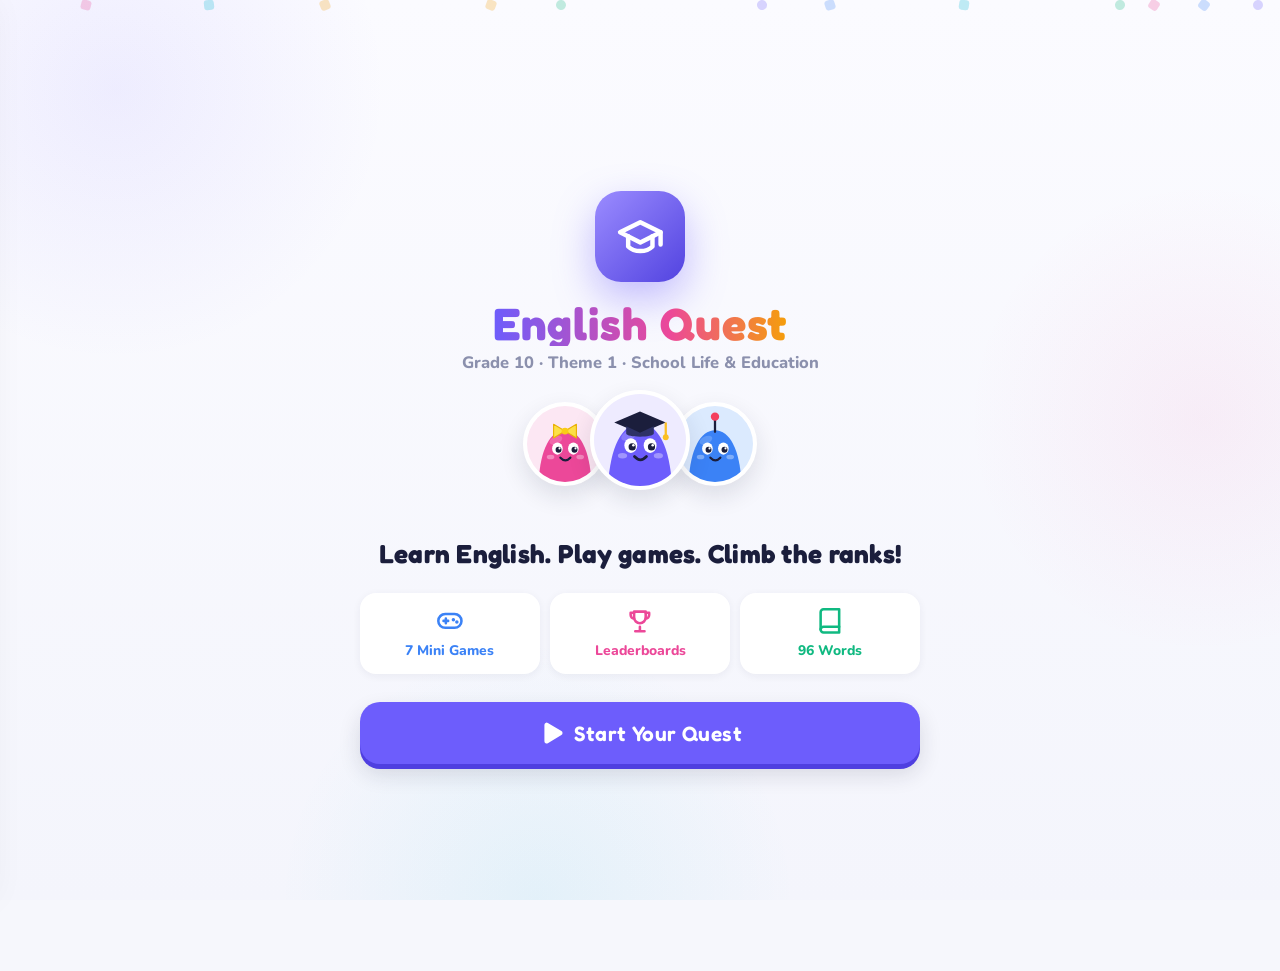
<file: indir/EnglishQuest-Telefon.html>
<!doctype html>
<html lang="en" translate="no" class="notranslate">
<head>
  <meta charset="utf-8">
  <meta name="google" content="notranslate">
  <meta name="viewport" content="width=device-width, initial-scale=1, viewport-fit=cover">
  <meta name="theme-color" content="#FFFFFF">
  <meta name="description" content="English Quest — 10th Grade Unit 1 (School Life & Education) interactive English learning game.">
  <meta name="mobile-web-app-capable" content="yes">
  <meta name="apple-mobile-web-app-capable" content="yes">
  <meta name="apple-mobile-web-app-title" content="English Quest">
  <title>English Quest</title>
  <link rel="icon" href="[data-uri]" type="image/svg+xml">
  <link rel="apple-touch-icon" href="[data-uri]">
  <link rel="preconnect" href="https://fonts.googleapis.com">
  <link rel="preconnect" href="https://fonts.gstatic.com" crossorigin>
  <link href="https://fonts.googleapis.com/css2?family=Fredoka:wght@500;600;700&family=Nunito:wght@600;700;800;900&display=swap" rel="stylesheet">
  <style>
/* =========================================================================
   ENGLISH QUEST — white theme, playful mobile-game UI
   Scales from phones (360px) to interactive smart boards (1920px+)
   ========================================================================= */
:root {
  --bg: #F6F7FC;
  --surface: #FFFFFF;
  --ink: #1B1E3C;
  --ink-2: #464B6E;
  --muted: #8B90AD;
  --line: #E7E9F4;
  --line-2: #F1F2F8;
  --primary: #6D5DFC;
  --primary-d: #4F3FE0;
  --primary-l: #EFEDFF;
  --green: #22C55E; --green-d: #15A34A; --green-l: #E8FAEF;
  --red: #F04452;   --red-d: #D02A38;   --red-l: #FEEDEF;
  --orange: #F59E0B; --orange-d: #D97706; --orange-l: #FEF4E2;
  --gray-tile: #A1A6BD;
  --gold: #FACC15;
  --radius: 22px;
  --radius-sm: 14px;
  --shadow-sm: 0 2px 8px rgba(27, 30, 60, .06);
  --shadow: 0 10px 30px rgba(27, 30, 60, .08);
  --shadow-lg: 0 24px 60px rgba(27, 30, 60, .16);
  --font: 'Nunito', system-ui, -apple-system, 'Segoe UI', Roboto, Ubuntu, sans-serif;
  --display: 'Fredoka', 'Nunito', system-ui, -apple-system, 'Segoe UI', sans-serif;
  --nav-h: 74px;
  --rail-w: 104px;
  --ease: cubic-bezier(.2, .8, .2, 1);
  --spring: cubic-bezier(.34, 1.56, .64, 1);
}
* { box-sizing: border-box; }
html { font-size: clamp(15px, 0.42vw + 12px, 27px); -webkit-text-size-adjust: 100%; }
body {
  margin: 0; font-family: var(--font); color: var(--ink); background: var(--bg);
  -webkit-tap-highlight-color: transparent; overflow-x: hidden; min-height: 100dvh;
  font-weight: 600; line-height: 1.4;
}
button { font: inherit; color: inherit; border: 0; background: none; cursor: pointer; padding: 0; touch-action: manipulation; }
input, select { font: inherit; color: inherit; }
h1, h2, h3, h4 { font-family: var(--display); margin: 0; font-weight: 700; letter-spacing: .01em; }
p { margin: 0; }
.muted { color: var(--muted); }
.small { font-size: .85rem; }
.ic { width: 1.25em; height: 1.25em; flex: none; display: inline-block; vertical-align: middle; }
[hidden] { display: none !important; }
.row { display: flex; align-items: center; }
.gap { gap: .75rem; }
.grow { flex: 1; }
.center { text-align: center; }
.sr { position: absolute; width: 1px; height: 1px; overflow: hidden; clip: rect(0 0 0 0); }

/* ---------------------------- animated background ---------------------------- */
#bg { position: fixed; inset: 0; z-index: -1; overflow: hidden; pointer-events: none; background: linear-gradient(180deg, #FBFBFF 0%, #F4F5FC 100%); }
#bg span { position: absolute; border-radius: 50%; opacity: .55; animation: blob 26s ease-in-out infinite alternate; }
#bg span:nth-child(1) { width: 46vmax; height: 46vmax; left: -14vmax; top: -16vmax; background: radial-gradient(circle, rgba(109, 93, 252, .16), transparent 65%); }
#bg span:nth-child(2) { width: 40vmax; height: 40vmax; right: -14vmax; top: 18vh; background: radial-gradient(circle, rgba(236, 72, 153, .12), transparent 65%); animation-delay: -8s; }
#bg span:nth-child(3) { width: 44vmax; height: 44vmax; left: 20vw; bottom: -22vmax; background: radial-gradient(circle, rgba(6, 182, 212, .13), transparent 65%); animation-delay: -15s; }
#bg i { position: absolute; width: 10px; height: 10px; border-radius: 3px; opacity: .25; animation: drift 18s linear infinite; }
@keyframes blob { 0% { transform: translate(0, 0) scale(1); } 50% { transform: translate(6vw, 4vh) scale(1.08); } 100% { transform: translate(-4vw, 8vh) scale(.95); } }
@keyframes drift { from { transform: translateY(105vh) rotate(0); } to { transform: translateY(-10vh) rotate(360deg); } }

/* ---------------------------------- buttons ---------------------------------- */
.btn {
  --c: var(--primary); --cd: var(--primary-d);
  display: inline-flex; align-items: center; justify-content: center; gap: .5em;
  min-height: 3rem; padding: .7em 1.3em; border-radius: 16px;
  background: var(--c); color: #fff; font-family: var(--display); font-weight: 600; font-size: 1rem; letter-spacing: .02em;
  box-shadow: 0 5px 0 var(--cd), 0 10px 22px rgba(27, 30, 60, .14);
  transition: transform .12s var(--ease), box-shadow .12s var(--ease), filter .2s, opacity .2s;
  user-select: none; -webkit-user-select: none; white-space: nowrap;
}
.btn:hover { filter: brightness(1.06); }
.btn:active, .btn.pressed { transform: translateY(4px); box-shadow: 0 1px 0 var(--cd), 0 4px 10px rgba(27, 30, 60, .12); }
.btn:disabled { opacity: .45; pointer-events: none; filter: grayscale(.4); }
.btn.big { min-height: 3.6rem; font-size: 1.2rem; padding: .8em 1.8em; border-radius: 20px; }
.btn.sm { min-height: 2.4rem; font-size: .88rem; padding: .45em .9em; border-radius: 12px; box-shadow: 0 3px 0 var(--cd), 0 6px 14px rgba(27, 30, 60, .1); }
.btn.sm:active { transform: translateY(2px); box-shadow: 0 1px 0 var(--cd); }
.btn.ghost { background: #fff; color: var(--ink); box-shadow: 0 4px 0 var(--line), 0 8px 18px rgba(27, 30, 60, .06); border: 2px solid var(--line); }
.btn.ghost:active { box-shadow: 0 0 0 var(--line); }
.btn.danger { --c: var(--red); --cd: var(--red-d); }
.btn.good { --c: var(--green); --cd: var(--green-d); }
.btn.gold { --c: #F59E0B; --cd: #C2710C; }
.btn.block { width: 100%; }
.icon-btn {
  width: 2.8rem; height: 2.8rem; border-radius: 14px; display: inline-grid; place-items: center;
  background: #fff; border: 2px solid var(--line); box-shadow: 0 3px 0 var(--line); color: var(--ink-2);
  transition: transform .12s, box-shadow .12s, background .2s;
}
.icon-btn:active { transform: translateY(3px); box-shadow: none; }
.icon-btn .ic { width: 1.35rem; height: 1.35rem; }
.tool-btn {
  display: inline-flex; flex-direction: column; align-items: center; gap: .2rem; padding: .5rem .7rem; min-width: 4.2rem;
  border-radius: 16px; background: #fff; border: 2px solid var(--line); box-shadow: 0 4px 0 var(--line); font-size: .78rem; font-weight: 800; color: var(--ink-2);
  transition: transform .12s, box-shadow .12s;
}
.tool-btn .ic { width: 1.4rem; height: 1.4rem; }
.tool-btn:active { transform: translateY(3px); box-shadow: 0 1px 0 var(--line); }
.tool-btn:disabled { opacity: .45; pointer-events: none; }
.tool-btn small { font-size: .7rem; color: var(--muted); font-weight: 800; }
.tool-btn.hint { color: #B45309; }
.tool-btn.hint .ic { color: #F59E0B; }

/* speak button */
.speak {
  width: 2.3rem; height: 2.3rem; border-radius: 50%; display: inline-grid; place-items: center; flex: none;
  background: var(--primary-l); color: var(--primary); transition: transform .15s var(--spring), background .2s;
}
.speak:hover { background: #E2DEFF; }
.speak:active { transform: scale(.9); }
.speak .ic { width: 1.15rem; height: 1.15rem; }
.speak.lg { width: 2.9rem; height: 2.9rem; }
.speak.lg .ic { width: 1.45rem; height: 1.45rem; }
.speak.sm { width: 1.8rem; height: 1.8rem; }
.speak.sm .ic { width: .95rem; height: .95rem; }
.speak.speaking { background: var(--primary); color: #fff; animation: pulse 1s infinite; }
.speak.speaking .w1 { animation: wave 1s infinite; }
.speak.speaking .w2 { animation: wave 1s .2s infinite; }
@keyframes wave { 0%, 100% { opacity: 1; } 50% { opacity: .2; } }
@keyframes pulse { 0% { box-shadow: 0 0 0 0 rgba(109, 93, 252, .5); } 100% { box-shadow: 0 0 0 14px rgba(109, 93, 252, 0); } }

/* chips */
.chip {
  display: inline-flex; align-items: center; gap: .35rem; padding: .32rem .75rem; border-radius: 999px;
  background: var(--line-2); color: var(--ink-2); font-size: .8rem; font-weight: 800; white-space: nowrap;
}
.chip .ic { width: 1rem; height: 1rem; }
.chip.c { background: color-mix(in srgb, var(--cc, var(--primary)) 13%, white); color: var(--cc, var(--primary)); }
.chips { display: flex; gap: .5rem; overflow-x: auto; padding: .2rem .1rem .6rem; scrollbar-width: none; }
.chips::-webkit-scrollbar { display: none; }
.chip-btn {
  display: inline-flex; align-items: center; gap: .4rem; padding: .55rem 1rem; border-radius: 999px; white-space: nowrap;
  background: #fff; border: 2px solid var(--line); font-weight: 800; font-size: .88rem; color: var(--ink-2); transition: all .2s var(--ease);
}
.chip-btn .ic { width: 1.05rem; height: 1.05rem; }
.chip-btn.active { background: var(--cc, var(--primary)); border-color: var(--cc, var(--primary)); color: #fff; box-shadow: 0 6px 16px rgba(27, 30, 60, .15); transform: translateY(-1px); }

/* cards */
.card { background: var(--surface); border-radius: var(--radius); box-shadow: var(--shadow); border: 1px solid rgba(231, 233, 244, .7); }
.pad { padding: 1.1rem; }
.section-title { display: flex; align-items: center; justify-content: space-between; margin: 1.6rem 0 .8rem; }
.section-title h2 { font-size: 1.3rem; }
.section-title .link { color: var(--primary); font-weight: 800; font-size: .9rem; display: inline-flex; align-items: center; gap: .3rem; }

/* ----------------------------------- navigation ----------------------------------- */
#app { min-height: 100dvh; }
#nav {
  position: fixed; left: 0; right: 0; bottom: 0; z-index: 60; height: calc(var(--nav-h) + env(safe-area-inset-bottom));
  padding: 0 .6rem env(safe-area-inset-bottom); display: flex; align-items: center; justify-content: space-around;
  background: rgba(255, 255, 255, .9); backdrop-filter: blur(16px); -webkit-backdrop-filter: blur(16px);
  border-top: 1px solid var(--line); box-shadow: 0 -8px 30px rgba(27, 30, 60, .06);
  transition: transform .4s var(--ease);
}
body.in-game #nav, body.in-welcome #nav { transform: translateY(115%); }
.nav-item {
  position: relative; display: flex; flex-direction: column; align-items: center; gap: .15rem; padding: .45rem .8rem; border-radius: 16px;
  color: var(--muted); font-size: .72rem; font-weight: 800; transition: color .2s, background .3s var(--ease); min-width: 3.2rem;
}
@media (max-width: 420px) { .nav-item { padding: .45rem .35rem; font-size: .66rem; } .nav-item .ic { width: 1.4rem; height: 1.4rem; } }
.nav-item .ic { width: 1.55rem; height: 1.55rem; transition: transform .35s var(--spring); }
.nav-item.active { color: var(--primary); background: var(--primary-l); }
.nav-item.active .ic { transform: translateY(-2px) scale(1.12); }
.nav-dot { position: absolute; top: .3rem; right: .9rem; width: .6rem; height: .6rem; border-radius: 50%; background: var(--red); border: 2px solid #fff; }
.nav-brand { display: none; }
#view { position: relative; min-height: 100dvh; transition: margin .4s var(--ease); }
@media (min-width: 1000px) {
  #nav { top: 0; right: auto; width: var(--rail-w); height: auto; flex-direction: column; justify-content: flex-start; gap: .55rem; padding: 1.2rem .5rem; border-top: 0; border-right: 1px solid var(--line); box-shadow: 8px 0 30px rgba(27, 30, 60, .04); }
  body.in-game #nav, body.in-welcome #nav { transform: translateX(-110%); }
  .nav-brand { display: grid; place-items: center; width: 3.4rem; height: 3.4rem; border-radius: 18px; margin-bottom: 1.2rem; background: linear-gradient(135deg, #8B7BFF, #5243E0); color: #fff; box-shadow: 0 8px 20px rgba(109, 93, 252, .35); font-family: var(--display); font-size: 1.15rem; }
  .nav-item { width: 100%; padding: .7rem .3rem; }
  #view { margin-left: var(--rail-w); }
  body.in-game #view, body.in-welcome #view { margin-left: 0; }
}

/* ------------------------------------ screens ------------------------------------ */
.screen { animation: scrIn .45s var(--ease) both; }
.screen.leaving { position: absolute; inset: 0 0 auto 0; animation: scrOut .25s var(--ease) forwards; pointer-events: none; }
@keyframes scrIn { from { opacity: 0; transform: translateY(14px) scale(.99); } to { opacity: 1; transform: none; } }
@keyframes scrOut { to { opacity: 0; transform: translateY(-8px) scale(.99); } }
.screen.is-page { max-width: 1240px; margin: 0 auto; padding: 1.1rem 1rem calc(var(--nav-h) + 2rem + env(safe-area-inset-bottom)); }
@media (min-width: 1000px) { .screen.is-page { padding: 1.6rem 2rem 2.5rem; } }
.screen.is-game { min-height: 100dvh; height: 100dvh; display: flex; flex-direction: column; max-width: 1180px; margin: 0 auto; padding: .7rem 1rem calc(.7rem + env(safe-area-inset-bottom)); overflow: hidden; }
.page-head { display: flex; align-items: center; gap: .8rem; margin-bottom: 1.1rem; }
.page-head h1 { font-size: 1.7rem; }
.page-head p { color: var(--muted); font-size: .9rem; }
.page-head .icon-btn { flex: none; }

/* ----------------------------------- welcome ----------------------------------- */
.welcome { min-height: 100dvh; display: grid; place-items: center; padding: 1.5rem 1rem; }
.welcome-card { width: min(560px, 100%); text-align: center; }
.logo { display: inline-flex; flex-direction: column; align-items: center; gap: .3rem; }
.logo-mark { width: 5.2rem; height: 5.2rem; border-radius: 26px; display: grid; place-items: center; background: linear-gradient(135deg, #9B8CFF, #5243E0); color: #fff; box-shadow: 0 16px 40px rgba(109, 93, 252, .4); animation: floaty 3.5s ease-in-out infinite; }
.logo-mark .ic { width: 2.8rem; height: 2.8rem; }
.logo-word { font-family: var(--display); font-weight: 700; font-size: 2.6rem; line-height: 1; letter-spacing: .02em; background: linear-gradient(90deg, #6D5DFC, #EC4899 60%, #F59E0B); -webkit-background-clip: text; background-clip: text; color: transparent; margin-top: .8rem; }
.logo-sub { color: var(--muted); font-weight: 800; font-size: .95rem; }
.wel-mascots { display: flex; justify-content: center; margin: 1.6rem 0 1.2rem; height: 6.5rem; }
.wel-mascots .avatar { margin: 0 -.5rem; animation: hop 2.6s var(--ease) infinite; box-shadow: 0 10px 25px rgba(27, 30, 60, .12); border: 4px solid #fff; }
.wel-mascots .avatar:nth-child(2) { animation-delay: .2s; transform: translateY(-12px); z-index: 2; }
.wel-mascots .avatar:nth-child(3) { animation-delay: .4s; }
@keyframes hop { 0%, 60%, 100% { translate: 0 0; } 30% { translate: 0 -12px; } }
@keyframes floaty { 0%, 100% { transform: translateY(0) rotate(-3deg); } 50% { transform: translateY(-8px) rotate(3deg); } }
.wel-feats { display: grid; grid-template-columns: repeat(3, 1fr); gap: .6rem; margin: 1.2rem 0 1.6rem; }
.wel-feats div { background: #fff; border-radius: 16px; padding: .8rem .4rem; box-shadow: var(--shadow-sm); font-size: .8rem; font-weight: 800; color: var(--ink-2); }
.wel-feats .ic { width: 1.6rem; height: 1.6rem; display: block; margin: 0 auto .35rem; }
.name-input {
  width: 100%; font-size: 1.35rem; font-weight: 800; text-align: center; padding: .9rem 1rem; border-radius: 18px;
  border: 3px solid var(--line); background: #fff; outline: none; transition: border .2s, box-shadow .2s; font-family: var(--display);
}
.name-input:focus { border-color: var(--primary); box-shadow: 0 0 0 6px var(--primary-l); }
.avatar-pick { display: grid; grid-template-columns: repeat(6, minmax(0, 1fr)); gap: .55rem; margin: 1.2rem 0 1.4rem; padding: 0 .3rem; }
.avatar-pick button { border-radius: 50%; padding: 0; aspect-ratio: 1; min-width: 0; border: 4px solid transparent; transition: transform .25s var(--spring), border .2s; }
.avatar-pick button .avatar { width: 100% !important; height: 100% !important; }
.avatar-pick button.sel { border-color: var(--primary); transform: scale(1.12); box-shadow: 0 8px 18px rgba(109, 93, 252, .3); }
.step-dots { display: flex; justify-content: center; gap: .4rem; margin-bottom: 1.2rem; }
.step-dots i { width: .55rem; height: .55rem; border-radius: 99px; background: var(--line); transition: all .3s; }
.step-dots i.on { width: 1.6rem; background: var(--primary); }
.join-anim { padding: 1rem 0; }
.join-anim .avatar { animation: popIn .6s var(--spring) both; border: 5px solid #fff; box-shadow: 0 14px 30px rgba(27, 30, 60, .15); }
.join-rank { font-family: var(--display); font-size: 3.4rem; color: var(--primary); animation: popIn .6s .3s var(--spring) both; line-height: 1.1; margin-top: .5rem; }
.player-list { display: grid; gap: .6rem; margin: 1rem 0; text-align: left; }
.player-row { display: flex; align-items: center; gap: .8rem; padding: .6rem .8rem; border-radius: 18px; background: #fff; border: 2px solid var(--line); transition: transform .2s, border .2s; width: 100%; }
.player-row:hover { border-color: var(--primary); transform: translateY(-2px); }
.player-row b { font-size: 1.05rem; }
.player-row small { color: var(--muted); display: block; font-weight: 700; }

/* avatars */
.avatar { --s: 44px; width: var(--s); height: var(--s); border-radius: 50%; overflow: hidden; display: inline-block; flex: none; background: #fff; }
.avatar-svg { width: 100%; height: 100%; display: block; }
.av-eyes { transform-origin: 50px 57px; animation: blink 4.5s infinite; }
@keyframes blink { 0%, 92%, 100% { transform: scaleY(1); } 95% { transform: scaleY(.1); } }

/* ------------------------------------- home ------------------------------------- */
.home-top { display: flex; align-items: center; gap: .8rem; margin-bottom: 1rem; }
.home-top .who { flex: 1; min-width: 0; }
.home-top .who small { color: var(--muted); font-weight: 800; display: block; font-size: .82rem; }
.home-top .who b { font-family: var(--display); font-size: 1.35rem; display: block; white-space: nowrap; overflow: hidden; text-overflow: ellipsis; }
.home-top .avatar { border: 3px solid #fff; box-shadow: var(--shadow); cursor: pointer; }
.pill { display: inline-flex; align-items: center; gap: .35rem; padding: .45rem .8rem; border-radius: 999px; background: #fff; box-shadow: var(--shadow-sm); border: 1px solid var(--line); font-weight: 900; font-size: .95rem; }
.pill .ic { width: 1.2rem; height: 1.2rem; }
.pill.fire .ic { color: #F97316; }
.pill.xp .ic { color: #EAB308; }
.stats-strip { display: grid; grid-template-columns: repeat(4, 1fr); gap: .7rem; }
.stat {
  position: relative; overflow: hidden; background: #fff; border-radius: 20px; padding: .9rem .8rem; box-shadow: var(--shadow-sm); border: 1px solid var(--line);
  display: flex; flex-direction: column; gap: .1rem; animation: rise .6s var(--ease) both;
}
.stat:nth-child(2) { animation-delay: .06s; } .stat:nth-child(3) { animation-delay: .12s; } .stat:nth-child(4) { animation-delay: .18s; }
.stat .s-ic { width: 2.3rem; height: 2.3rem; border-radius: 12px; display: grid; place-items: center; color: #fff; background: var(--sc); margin-bottom: .35rem; box-shadow: 0 6px 14px rgba(27, 30, 60, .12); }
.stat .s-ic .ic { width: 1.25rem; height: 1.25rem; }
.stat b { font-family: var(--display); font-size: 1.45rem; line-height: 1.1; }
.stat small { color: var(--muted); font-weight: 800; font-size: .76rem; }
.stat .s-bar { height: 6px; background: var(--line-2); border-radius: 99px; margin-top: .4rem; overflow: hidden; }
.stat .s-bar i { display: block; height: 100%; border-radius: inherit; background: var(--sc); width: 0; transition: width 1.2s var(--ease); }
@keyframes rise { from { opacity: 0; transform: translateY(16px); } to { opacity: 1; transform: none; } }
@media (max-width: 560px) {
  .stats-strip { grid-template-columns: repeat(2, 1fr); }
}

.hero {
  position: relative; overflow: hidden; margin-top: 1rem; border-radius: 28px; padding: 1.4rem 1.4rem 1.5rem;
  background: linear-gradient(130deg, #7B6BFF 0%, #5B4BF0 45%, #3B82F6 100%); color: #fff; box-shadow: 0 20px 45px rgba(91, 75, 240, .32);
  display: grid; grid-template-columns: 1fr auto; align-items: center; gap: 1rem; animation: rise .6s .1s var(--ease) both;
}
.hero::before, .hero::after { content: ''; position: absolute; border-radius: 50%; background: rgba(255, 255, 255, .1); }
.hero::before { width: 18rem; height: 18rem; right: -6rem; top: -8rem; }
.hero::after { width: 10rem; height: 10rem; left: -3rem; bottom: -5rem; }
.hero h2 { font-size: 1.7rem; line-height: 1.15; position: relative; }
.hero p { opacity: .9; margin: .35rem 0 1.1rem; font-weight: 700; position: relative; }
.hero .btn { --c: #fff; --cd: #D9D4FF; color: var(--primary-d); position: relative; animation: glow 2.4s ease-in-out infinite; }
.hero .btn .ic { color: var(--primary); }
@keyframes glow { 0%, 100% { box-shadow: 0 5px 0 #D9D4FF, 0 0 0 0 rgba(255, 255, 255, .6); } 50% { box-shadow: 0 5px 0 #D9D4FF, 0 0 0 12px rgba(255, 255, 255, 0); } }
.hero-mascot { position: relative; width: 8rem; height: 8rem; }
.hero-mascot .avatar { --s: 8rem !important; border: 5px solid rgba(255, 255, 255, .5); animation: floaty 3.4s ease-in-out infinite; }
.hero-mascot .bubble { position: absolute; top: -.4rem; left: -3.6rem; background: #fff; color: var(--ink); font-weight: 900; font-size: .8rem; padding: .35rem .7rem; border-radius: 14px 14px 4px 14px; box-shadow: var(--shadow); animation: popIn .5s 1s var(--spring) both; white-space: nowrap; }
.hero .next-up { display: inline-flex; align-items: center; gap: .4rem; font-size: .8rem; font-weight: 800; background: rgba(255, 255, 255, .18); padding: .3rem .7rem; border-radius: 99px; margin-bottom: .6rem; position: relative; }
@media (max-width: 520px) { .hero { grid-template-columns: 1fr; } .hero-mascot { position: absolute; right: .8rem; top: .8rem; width: 4.6rem; height: 4.6rem; } .hero-mascot .avatar { --s: 4.6rem !important; } .hero-mascot .bubble { display: none; } .hero h2 { padding-right: 5rem; font-size: 1.45rem; } }

.menu-grid { display: grid; grid-template-columns: repeat(4, 1fr); gap: .7rem; }
.menu-tile {
  position: relative; display: flex; flex-direction: column; align-items: flex-start; gap: .55rem; padding: .95rem; border-radius: 20px; background: #fff;
  border: 1px solid var(--line); box-shadow: var(--shadow-sm); text-align: left; transition: transform .25s var(--spring), box-shadow .25s; animation: rise .5s var(--ease) both;
}
.menu-tile:hover { transform: translateY(-4px); box-shadow: var(--shadow); }
.menu-tile:active { transform: scale(.97); }
.menu-tile .mt-ic { width: 2.6rem; height: 2.6rem; border-radius: 14px; display: grid; place-items: center; background: color-mix(in srgb, var(--mc) 14%, white); color: var(--mc); }
.menu-tile .mt-ic .ic { width: 1.4rem; height: 1.4rem; }
.menu-tile b { font-size: .95rem; font-weight: 900; line-height: 1.15; }
.menu-tile small { color: var(--muted); font-weight: 700; font-size: .75rem; margin-top: -.35rem; }
.menu-tile .badge { position: absolute; top: .6rem; right: .6rem; min-width: 1.4rem; height: 1.4rem; padding: 0 .4rem; border-radius: 99px; background: var(--red); color: #fff; font-size: .75rem; font-weight: 900; display: grid; place-items: center; animation: pop 1.6s infinite; }
@keyframes pop { 0%, 100% { transform: scale(1); } 50% { transform: scale(1.15); } }
@media (max-width: 700px) { .menu-grid { grid-template-columns: repeat(2, 1fr); } }

.games-grid { display: grid; grid-template-columns: repeat(3, 1fr); gap: 1rem; }
@media (max-width: 900px) { .games-grid { grid-template-columns: repeat(2, 1fr); } }
@media (max-width: 520px) { .games-grid { grid-template-columns: 1fr 1fr; gap: .7rem; } }
.game-card {
  position: relative; overflow: hidden; border-radius: 24px; background: var(--gg); color: #fff; padding: 1rem; min-height: 11.5rem;
  display: flex; flex-direction: column; justify-content: flex-end; text-align: left; box-shadow: 0 14px 30px rgba(27, 30, 60, .15);
  transition: transform .3s var(--spring), box-shadow .3s; animation: rise .55s var(--ease) both;
}
.game-card:hover { transform: translateY(-6px) rotate(-.6deg); box-shadow: 0 22px 40px rgba(27, 30, 60, .2); }
.game-card:active { transform: scale(.97); }
.game-card .gc-art { position: absolute; top: .45rem; right: .35rem; width: 60%; height: 46%; max-width: 9.5rem; opacity: .97; transition: transform .5s var(--spring); }
.game-card .gc-art svg { width: 100%; height: 100%; display: block; }
.game-card:hover .gc-art { transform: scale(1.08) rotate(3deg); }
.game-card .gc-num { position: absolute; top: .8rem; left: .9rem; font-family: var(--display); font-size: .78rem; background: rgba(255, 255, 255, .22); padding: .15rem .55rem; border-radius: 99px; }
.game-card b { font-family: var(--display); font-size: 1.2rem; line-height: 1.1; position: relative; }
.game-card small { opacity: .9; font-weight: 700; font-size: .78rem; position: relative; }
.game-card .gc-foot { display: flex; align-items: center; justify-content: space-between; margin-top: .6rem; position: relative; }
.game-card .gc-best { font-size: .75rem; font-weight: 800; background: rgba(0, 0, 0, .14); padding: .2rem .55rem; border-radius: 99px; display: inline-flex; gap: .25rem; align-items: center; }
.game-card .gc-best .ic { width: .9rem; height: .9rem; }
.game-card .gc-play { width: 2.4rem; height: 2.4rem; border-radius: 50%; background: #fff; color: var(--gcc); display: grid; place-items: center; box-shadow: 0 6px 14px rgba(0, 0, 0, .15); }
.game-card .gc-play .ic { width: 1rem; height: 1rem; margin-left: 2px; }
.special-row { display: grid; grid-template-columns: 1fr 1fr; gap: 1rem; margin-top: 1rem; }
@media (max-width: 640px) { .special-row { grid-template-columns: 1fr; } }
.special-card { display: flex; align-items: center; gap: 1rem; padding: 1rem 1.1rem; border-radius: 24px; background: var(--gg); color: #fff; text-align: left; box-shadow: 0 14px 30px rgba(27, 30, 60, .15); transition: transform .3s var(--spring); position: relative; overflow: hidden; }
.special-card:hover { transform: translateY(-4px); }
.special-card .sc-ic { width: 3.4rem; height: 3.4rem; border-radius: 18px; background: rgba(255, 255, 255, .22); display: grid; place-items: center; flex: none; }
.special-card .sc-ic .ic { width: 1.9rem; height: 1.9rem; }
.special-card b { font-family: var(--display); font-size: 1.2rem; display: block; }
.special-card small { opacity: .92; font-weight: 700; font-size: .8rem; }
.special-card .lock-tag { position: absolute; top: .7rem; right: .8rem; font-size: .72rem; font-weight: 900; background: rgba(0, 0, 0, .18); padding: .2rem .6rem; border-radius: 99px; display: inline-flex; align-items: center; gap: .3rem; }
.special-card .lock-tag .ic { width: .85rem; height: .85rem; }

.wotd { display: grid; grid-template-columns: auto 1fr auto; gap: 1rem; align-items: center; padding: 1.1rem; }
.wotd .w-badge { width: 3.4rem; height: 3.4rem; border-radius: 18px; display: grid; place-items: center; background: linear-gradient(135deg, #FDE68A, #F59E0B); color: #fff; box-shadow: 0 8px 18px rgba(245, 158, 11, .35); }
.wotd .w-badge .ic { width: 1.7rem; height: 1.7rem; }
.wotd small { color: var(--muted); font-weight: 800; text-transform: uppercase; font-size: .7rem; letter-spacing: .08em; }
.wotd b { font-family: var(--display); font-size: 1.4rem; display: block; line-height: 1.15; }
.wotd .tr { color: var(--ink-2); font-weight: 700; font-size: .9rem; }
.wotd .ex { color: var(--muted); font-size: .85rem; font-style: italic; margin-top: .2rem; }

/* ------------------------------------ learn ------------------------------------ */
.search { position: relative; margin-bottom: .8rem; }
.search input { width: 100%; padding: .85rem 1rem .85rem 2.9rem; border-radius: 18px; border: 2px solid var(--line); background: #fff; font-weight: 700; outline: none; transition: border .2s, box-shadow .2s; }
.search input:focus { border-color: var(--primary); box-shadow: 0 0 0 5px var(--primary-l); }
.search .ic { position: absolute; left: 1rem; top: 50%; transform: translateY(-50%); color: var(--muted); }
.learn-bar { display: flex; gap: .6rem; align-items: center; justify-content: space-between; flex-wrap: wrap; margin: .2rem 0 1rem; }
.seg { display: inline-flex; background: var(--line-2); border-radius: 14px; padding: .25rem; gap: .2rem; }
.seg button { padding: .45rem .8rem; border-radius: 11px; font-weight: 800; font-size: .82rem; color: var(--muted); transition: all .2s; display: inline-flex; gap: .3rem; align-items: center; }
.seg button .ic { width: .95rem; height: .95rem; }
.seg button.active { background: #fff; color: var(--ink); box-shadow: var(--shadow-sm); }
.word-grid { display: grid; grid-template-columns: repeat(auto-fill, minmax(15rem, 1fr)); gap: .9rem; }
.flip { perspective: 1200px; min-height: 13.5rem; animation: rise .45s var(--ease) both; }
.flip-in { position: relative; width: 100%; height: 100%; min-height: 13.5rem; transition: transform .6s var(--spring); transform-style: preserve-3d; }
.flip.flipped .flip-in { transform: rotateY(180deg); }
.face { position: absolute; inset: 0; backface-visibility: hidden; -webkit-backface-visibility: hidden; border-radius: 22px; background: #fff; border: 1px solid var(--line); box-shadow: var(--shadow-sm); padding: 1rem; display: flex; flex-direction: column; overflow: hidden; }
.face::before { content: ''; position: absolute; left: 0; top: 0; right: 0; height: 5px; background: var(--cc); }
.face.back { overflow-y: auto; transform: rotateY(180deg); background: linear-gradient(160deg, #fff 0%, color-mix(in srgb, var(--cc) 8%, white) 100%); }
.face .f-cat { font-size: .7rem; font-weight: 900; color: var(--cc); text-transform: uppercase; letter-spacing: .07em; }
.face .f-en { font-family: var(--display); font-size: 1.45rem; line-height: 1.15; margin: .5rem 0 .2rem; word-break: break-word; }
.face .f-ipa { color: var(--muted); font-size: .9rem; font-weight: 700; }
.face .f-hint { color: var(--muted); font-weight: 800; font-size: .85rem; margin-top: .2rem; }
.face .f-word { font-family: var(--display); font-size: .95rem; color: var(--muted); margin-top: .1rem; }
.face .f-pair { font-weight: 800; color: var(--cc); font-size: .95rem; }
.face .f-pair b { font-family: var(--display); font-weight: 600; }
.face .f-tr-front { font-weight: 800; font-size: 1.05rem; color: var(--cc); line-height: 1.25; }
.face .f-tr-front span { display: block; font-size: .65rem; letter-spacing: .1em; text-transform: uppercase; color: var(--muted); font-weight: 900; }
.wc-head .lbl { display: block; font-size: .66rem; letter-spacing: .1em; text-transform: uppercase; color: var(--muted); font-weight: 900; }
.face .f-actions { margin-top: auto; display: flex; align-items: center; gap: .5rem; }
.face .f-tap { margin-left: auto; color: var(--muted); font-size: .72rem; font-weight: 800; display: inline-flex; align-items: center; gap: .25rem; }
.face .f-tap .ic { width: .9rem; height: .9rem; }
.face .f-tr { font-family: var(--display); font-size: 1.3rem; color: var(--cc); line-height: 1.2; margin: .3rem 0 .6rem; }
.face .f-ex { font-size: .88rem; color: var(--ink); font-weight: 700; }
.face .f-ex-tr { font-size: .82rem; color: var(--muted); margin-top: .25rem; font-weight: 700; }
.mini-toggle { width: 2.3rem; height: 2.3rem; border-radius: 50%; display: grid; place-items: center; background: var(--line-2); color: var(--muted); transition: all .25s var(--spring); }
.mini-toggle .ic { width: 1.1rem; height: 1.1rem; }
.mini-toggle.on.fav { background: #FFE4EC; color: #F43F5E; }
.mini-toggle.on.fav .ic { fill: #F43F5E; }
.mini-toggle.on.known { background: var(--green-l); color: var(--green); }
.mini-toggle:active { transform: scale(.85); }
.known-tag { position: absolute; top: .9rem; right: .9rem; color: var(--green); background: var(--green-l); border-radius: 99px; padding: .15rem .5rem; font-size: .7rem; font-weight: 900; display: inline-flex; align-items: center; gap: .2rem; }
.known-tag .ic { width: .8rem; height: .8rem; }
.empty { text-align: center; padding: 2.5rem 1rem; color: var(--muted); font-weight: 800; }
.empty .ic { width: 3rem; height: 3rem; display: block; margin: 0 auto .7rem; color: #C9CCE0; }

/* flashcard review */
.fc-wrap { flex: 1; display: flex; flex-direction: column; align-items: center; justify-content: center; gap: 1.2rem; }
.fc { width: min(30rem, 100%); }
.fc .flip, .fc .flip-in { min-height: 19rem; }
.fc .face { padding: 1.6rem; align-items: center; text-align: center; justify-content: center; }
.fc .f-en { font-size: 2.2rem; }
.fc .f-tr { font-size: 1.8rem; }
.fc-btns { display: flex; gap: .8rem; width: min(30rem, 100%); }
.fc-btns .btn { flex: 1; }

/* ---------------------------------- game shell ---------------------------------- */
.g-top { display: flex; align-items: center; gap: .7rem; padding: .2rem 0 .6rem; flex: none; }
.g-top .g-title { flex: 1; min-width: 0; }
.g-top .g-title b { font-family: var(--display); font-size: 1.2rem; display: block; line-height: 1.1; white-space: nowrap; overflow: hidden; text-overflow: ellipsis; }
.g-top .g-title small { color: var(--muted); font-weight: 800; font-size: .78rem; }
.score-pill { display: inline-flex; align-items: center; gap: .4rem; padding: .45rem .9rem; border-radius: 999px; background: #fff; border: 2px solid var(--line); font-family: var(--display); font-size: 1.05rem; box-shadow: 0 3px 0 var(--line); }
.score-pill .ic { width: 1.1rem; height: 1.1rem; color: var(--gc, var(--primary)); }
.score-pill.bump { animation: bump .4s var(--spring); }
@keyframes bump { 50% { transform: scale(1.18); } }
.g-progress { height: .8rem; border-radius: 99px; background: var(--line-2); overflow: hidden; flex: none; position: relative; }
.g-progress i { display: block; height: 100%; width: 0; border-radius: inherit; background: linear-gradient(90deg, var(--gc, var(--primary)), color-mix(in srgb, var(--gc, var(--primary)) 70%, white)); transition: width .6s var(--ease); position: relative; }
.g-progress i::after { content: ''; position: absolute; left: .5rem; right: .5rem; top: 2px; height: 3px; border-radius: 99px; background: rgba(255, 255, 255, .45); }
.g-body { flex: 1; min-height: 0; display: flex; flex-direction: column; position: relative; }
.g-steps { display: flex; gap: .35rem; justify-content: center; margin: .3rem 0 .2rem; flex: none; }
.g-steps i { width: .7rem; height: .7rem; border-radius: 99px; background: var(--line); transition: all .35s var(--spring); }
.g-steps i.done { background: var(--gc); }
.g-steps i.cur { width: 1.8rem; background: color-mix(in srgb, var(--gc) 45%, white); }
.clue {
  position: relative; background: #fff; border-radius: 22px; padding: .9rem 1.1rem; box-shadow: var(--shadow); border: 1px solid var(--line);
  text-align: center; animation: popIn .45s var(--spring) both; flex: none;
}
.clue .c-lbl { font-size: .72rem; font-weight: 900; text-transform: uppercase; letter-spacing: .1em; color: var(--gc); }
.clue .c-main { font-family: var(--display); font-size: 1.6rem; line-height: 1.2; margin: .15rem 0; }
.clue .c-sub { color: var(--muted); font-weight: 700; font-size: .85rem; }
.clue .c-hint { margin-top: .45rem; padding: .45rem .7rem; border-radius: 12px; background: #FFF8E6; color: #92400E; font-size: .85rem; font-weight: 700; animation: popIn .35s var(--spring) both; }
@keyframes popIn { from { opacity: 0; transform: scale(.7); } to { opacity: 1; transform: none; } }
.g-tools { display: flex; justify-content: center; gap: .6rem; flex: none; padding: .5rem 0 .2rem; flex-wrap: wrap; }

/* start screen of a game (level/mode select) */
.g-start { flex: 1; min-height: 0; display: flex; flex-direction: column; align-items: center; justify-content: flex-start; gap: 1.1rem; text-align: center; padding: 1rem 0 2rem; overflow-y: auto; }
.g-start > :first-child { margin-top: auto; }
.g-start > :last-child { margin-bottom: auto; }
.g-start .gs-art { width: 9rem; height: 9rem; border-radius: 34px; background: var(--gg); display: grid; place-items: center; box-shadow: 0 20px 40px rgba(27, 30, 60, .18); animation: floaty 3.5s ease-in-out infinite; }
.g-start .gs-art svg { width: 78%; }
.g-start h1 { font-size: 2.1rem; }
.g-start p { color: var(--ink-2); font-weight: 700; max-width: 34rem; }
.g-start .how { display: grid; gap: .5rem; text-align: left; max-width: 30rem; width: 100%; }
.g-start .how div { display: flex; gap: .6rem; align-items: flex-start; background: #fff; padding: .6rem .8rem; border-radius: 14px; border: 1px solid var(--line); font-weight: 700; font-size: .9rem; color: var(--ink-2); }
.g-start .how .n { width: 1.6rem; height: 1.6rem; border-radius: 50%; flex: none; display: grid; place-items: center; background: var(--gl); color: var(--gc); font-weight: 900; font-size: .8rem; }
.mode-row { display: flex; flex-wrap: wrap; justify-content: center; gap: .7rem; }
.mode-card { min-width: 9rem; padding: .9rem 1rem; border-radius: 20px; background: #fff; border: 3px solid var(--line); text-align: center; transition: all .25s var(--spring); box-shadow: 0 4px 0 var(--line); }
.mode-card b { display: block; font-family: var(--display); font-size: 1.1rem; }
.mode-card small { color: var(--muted); font-weight: 700; font-size: .78rem; }
.mode-card .ic { width: 1.8rem; height: 1.8rem; color: var(--gc); display: block; margin: 0 auto .3rem; }
.mode-card.sel { border-color: var(--gc); background: var(--gl); transform: translateY(-3px); box-shadow: 0 7px 0 color-mix(in srgb, var(--gc) 40%, white); }
.level-grid { display: grid; grid-template-columns: repeat(5, minmax(0, 1fr)); gap: .6rem; width: min(26rem, 100%); }
.lvl {
  aspect-ratio: 1; border-radius: 18px; background: #fff; border: 3px solid var(--line); font-family: var(--display); font-size: 1.3rem; position: relative;
  display: grid; place-items: center; box-shadow: 0 4px 0 var(--line); transition: transform .2s var(--spring);
}
.lvl:active { transform: translateY(3px); box-shadow: none; }
.lvl.done { background: var(--gl); border-color: var(--gc); color: var(--gd); box-shadow: 0 4px 0 color-mix(in srgb, var(--gc) 45%, white); }
.lvl.cur { background: var(--gc); color: #fff; border-color: var(--gd); box-shadow: 0 4px 0 var(--gd); animation: pop 1.8s infinite; }
.lvl.locked { color: #C3C6D8; background: var(--line-2); pointer-events: none; }
.lvl.locked .ic { width: 1.2rem; height: 1.2rem; }
.lvl .lstars { position: absolute; bottom: -.45rem; left: 50%; transform: translateX(-50%); display: flex; gap: 1px; }
.lvl .lstars .ic { width: .75rem; height: .75rem; fill: #FACC15; color: #EAB308; }

/* feedback bottom sheet */
.sheet {
  position: fixed; left: 50%; bottom: 0; transform: translate(-50%, 110%); width: min(46rem, 100%); z-index: 70;
  background: #fff; border-radius: 28px 28px 0 0; padding: 1.2rem 1.2rem calc(1.2rem + env(safe-area-inset-bottom)); box-shadow: 0 -20px 50px rgba(27, 30, 60, .2);
  transition: transform .45s var(--spring); max-height: 78dvh; overflow-y: auto;
}
.sheet.show { transform: translate(-50%, 0); }
.sheet.good { border-top: 6px solid var(--green); }
.sheet.bad { border-top: 6px solid var(--red); }
.sheet .sh-head { display: flex; align-items: center; gap: .7rem; margin-bottom: .7rem; }
.sheet .sh-ic { width: 2.8rem; height: 2.8rem; border-radius: 50%; display: grid; place-items: center; color: #fff; flex: none; animation: popIn .45s var(--spring) both; }
.sheet.good .sh-ic { background: var(--green); }
.sheet.bad .sh-ic { background: var(--red); }
.sheet .sh-ic .ic { width: 1.6rem; height: 1.6rem; stroke-width: 3; }
.sheet h3 { font-size: 1.4rem; }
.sheet.good h3 { color: var(--green-d); }
.sheet.bad h3 { color: var(--red-d); }
.sheet .sh-body { display: grid; gap: .6rem; margin-bottom: 1rem; }
.sheet .btn { width: 100%; }
.sheet.good .btn.next { --c: var(--green); --cd: var(--green-d); }
.sheet.bad .btn.next { --c: var(--red); --cd: var(--red-d); }
.exp { background: var(--line-2); border-radius: 14px; padding: .7rem .9rem; font-size: .92rem; font-weight: 700; color: var(--ink-2); }
.exp b { color: var(--ink); }
.ans-row { display: flex; gap: .5rem; flex-wrap: wrap; font-size: .9rem; font-weight: 800; }
.ans-row span { padding: .3rem .7rem; border-radius: 10px; }
.ans-row .mine { background: var(--red-l); color: var(--red-d); text-decoration: line-through; }
.ans-row .right { background: var(--green-l); color: var(--green-d); }

/* word card (in sheets/results) */
.wcard { background: linear-gradient(160deg, #fff, color-mix(in srgb, var(--cc) 7%, white)); border: 2px solid color-mix(in srgb, var(--cc) 20%, white); border-radius: 20px; padding: .9rem 1rem; display: grid; gap: .5rem; }
.wc-head { display: flex; align-items: center; justify-content: space-between; gap: .6rem; }
.wc-en { font-family: var(--display); font-size: 1.5rem; line-height: 1.1; }
.wc-ipa { color: var(--muted); font-weight: 700; font-size: .85rem; }
.wc-tr { font-weight: 800; color: var(--cc); font-size: 1.1rem; }
.wc-tr .lbl, .wc-ex .lbl { display: block; font-size: .66rem; letter-spacing: .1em; text-transform: uppercase; color: var(--muted); font-weight: 900; }
.wc-ex .en { display: flex; gap: .5rem; align-items: flex-start; font-weight: 700; font-size: .92rem; }
.wc-ex .tr { color: var(--muted); font-size: .85rem; margin-top: .2rem; padding-left: 2.3rem; font-weight: 700; }

/* ------------------------------- WORD CONNECT ------------------------------- */
.wc-area { flex: 1; display: flex; flex-direction: column; justify-content: center; align-items: center; gap: clamp(1rem, 3.5vh, 2.4rem); min-height: 0; }
.slots { display: flex; flex-wrap: wrap; justify-content: center; gap: var(--gap); --gap: clamp(4px, 1vw, 10px); }
.slot {
  width: var(--ts); height: calc(var(--ts) * 1.12); border-radius: 14px; background: #fff; border: 3px dashed #D5D8E8;
  display: grid; place-items: center; font-family: var(--display); font-size: calc(var(--ts) * .5); color: var(--ink); transition: all .25s var(--spring);
}
.slot.filled { border-style: solid; border-color: var(--gc); background: var(--gl); box-shadow: 0 4px 0 color-mix(in srgb, var(--gc) 45%, white); animation: slotIn .3s var(--spring); cursor: pointer; }
.slot.locked { border-color: #F59E0B; background: #FFF6DE; color: #B45309; box-shadow: 0 4px 0 #FCD48A; cursor: default; }
.slot.hover { border-color: var(--gc); transform: scale(1.08); }
.slot.ok { background: var(--green); border-color: var(--green-d); color: #fff; box-shadow: 0 4px 0 var(--green-d); animation: wavey .55s var(--spring) both; animation-delay: calc(var(--i) * 60ms); }
.slot.no { background: var(--red-l); border-color: var(--red); color: var(--red-d); }
@keyframes slotIn { from { transform: scale(.5); } }
@keyframes wavey { 40% { transform: translateY(-14px) scale(1.1); } }
.tiles { display: flex; flex-wrap: wrap; justify-content: center; gap: clamp(6px, 1.4vw, 14px); max-width: 40rem; }
.tile {
  width: var(--ts); height: var(--ts); border-radius: 18px; display: grid; place-items: center; touch-action: none; user-select: none; -webkit-user-select: none;
  font-family: var(--display); font-size: calc(var(--ts) * .48); color: #fff; background: var(--tc, var(--gc));
  box-shadow: 0 6px 0 rgba(0, 0, 0, .18), 0 10px 18px rgba(27, 30, 60, .15); transition: transform .25s var(--spring), opacity .2s; animation: tileIn .5s var(--spring) both; animation-delay: calc(var(--i) * 45ms); cursor: grab;
}
.tile:active { transform: translateY(3px) scale(.96); }
.tile.used { opacity: .18; transform: scale(.85); pointer-events: none; box-shadow: none; }
@keyframes tileIn { from { opacity: 0; transform: translateY(30px) scale(.4) rotate(-20deg); } }
.drag-ghost { position: fixed !important; z-index: 999; pointer-events: none; transform: scale(1.12) rotate(-4deg) !important; box-shadow: 0 20px 40px rgba(27, 30, 60, .3) !important; opacity: .96; animation: none !important; margin: 0 !important; }
.drag-src { opacity: .35; }

/* -------------------------------- WORD MATCH -------------------------------- */
.mt-timer { display: flex; align-items: center; gap: .5rem; flex: none; margin: .2rem 0 .5rem; }
.mt-timer .g-progress { flex: 1; }
.mt-timer .g-progress i { transition: width 1s linear, background .3s; }
.mt-timer.low .g-progress i { background: var(--red); }
.mt-timer b { font-family: var(--display); min-width: 2.5rem; text-align: right; }
.mt-timer.low b { color: var(--red); animation: pop .6s infinite; }
.match-board { flex: 1; display: grid; grid-template-columns: 1fr 1fr; gap: clamp(.6rem, 2.5vw, 2.5rem); align-content: center; min-height: 0; position: relative; }
.match-col { display: flex; flex-direction: column; gap: clamp(.45rem, 1.3vh, .8rem); }
.match-col h4 { text-align: center; font-size: .78rem; color: var(--muted); text-transform: uppercase; letter-spacing: .1em; margin-bottom: .1rem; }
.mcard {
  position: relative; min-height: clamp(2.9rem, 8.2vh, 4.4rem); padding: .4rem .7rem; border-radius: 18px; background: #fff; border: 3px solid var(--line);
  box-shadow: 0 5px 0 var(--line); display: flex; align-items: center; justify-content: center; gap: .4rem; text-align: center;
  font-weight: 800; font-size: clamp(.85rem, 1.9vh, 1.15rem); line-height: 1.15; transition: transform .2s var(--spring), border .2s, background .2s, box-shadow .2s, opacity .4s;
  touch-action: none; user-select: none; -webkit-user-select: none; animation: cardIn .5s var(--spring) both; animation-delay: calc(var(--i) * 60ms); cursor: pointer;
}
.mcard.en { font-family: var(--display); font-weight: 600; font-size: clamp(.95rem, 2.1vh, 1.3rem); }
.mcard .speak { width: 1.8rem; height: 1.8rem; position: absolute; left: .4rem; }
.mcard.en { padding-left: 2.5rem; }
.mcard:active { transform: translateY(3px); box-shadow: 0 2px 0 var(--line); }
.mcard.sel { border-color: var(--gc); background: var(--gl); box-shadow: 0 5px 0 color-mix(in srgb, var(--gc) 45%, white); transform: translateY(-3px) scale(1.02); }
.mcard.hover { border-color: var(--gc); transform: scale(1.04); }
.mcard.ok { border-color: var(--green); background: var(--green-l); color: var(--green-d); box-shadow: 0 5px 0 #A7EBC0; animation: matchOk .6s var(--spring) both; pointer-events: none; }
.mcard.gone { opacity: .35; transform: scale(.94); }
.mcard.no { border-color: var(--red); background: var(--red-l); color: var(--red-d); }
@keyframes cardIn { from { opacity: 0; transform: translateY(24px) scale(.85); } }
@keyframes matchOk { 30% { transform: scale(1.08); } 100% { transform: scale(1); } }

/* ---------------------------------- WORDLE ---------------------------------- */
.wd-board { flex: 1; display: flex; align-items: center; justify-content: center; min-height: 0; padding: .4rem 0; }
.wd-grid { display: grid; gap: clamp(4px, .8vh, 8px); }
.wd-row { display: grid; grid-template-columns: repeat(var(--n), var(--ts)); gap: clamp(4px, .8vh, 8px); }
.wd-row.shake { animation: shake .45s; }
.wd-row.win .wd-tile { animation: winHop .6s var(--spring) both; animation-delay: calc(var(--i) * 90ms); }
.wd-tile {
  width: var(--ts); height: var(--ts); border-radius: 12px; border: 3px solid var(--line); background: #fff;
  display: grid; place-items: center; font-family: var(--display); font-size: calc(var(--ts) * .5); text-transform: uppercase; transition: border-color .15s;
}
.wd-tile.filled { border-color: #B9BDD3; animation: tilePop .14s; }
.wd-tile.rev { animation: flipIn .6s ease both; animation-delay: calc(var(--i) * 230ms); }
.wd-tile.g { --tb: var(--green); }
.wd-tile.o { --tb: #F59E0B; }
.wd-tile.x { --tb: var(--gray-tile); }
.wd-tile.done { background: var(--tb); border-color: var(--tb); color: #fff; }
.wd-row.current .wd-tile:not(.filled) { border-color: #E2E4F0; background: #FCFCFF; }
@keyframes tilePop { 50% { transform: scale(1.12); } }
@keyframes flipIn { 0% { transform: rotateX(0); } 49% { transform: rotateX(90deg); background: #fff; border-color: #B9BDD3; color: var(--ink); } 50% { transform: rotateX(90deg); background: var(--tb); border-color: var(--tb); color: #fff; } 100% { transform: rotateX(0); background: var(--tb); border-color: var(--tb); color: #fff; } }
@keyframes winHop { 40% { transform: translateY(-18px); } 70% { transform: translateY(4px); } }
.tries { display: inline-flex; align-items: center; gap: .3rem; padding: .25rem .7rem; border-radius: 99px; background: var(--gl); color: var(--gd); font-weight: 900; font-size: .8rem; }
.tries i { width: .55rem; height: .55rem; border-radius: 50%; background: var(--gc); }
.tries i.off { background: #D5D8E8; }
.kb { display: grid; gap: clamp(4px, .8vh, 8px); flex: none; padding-bottom: .3rem; user-select: none; -webkit-user-select: none; }
.kb-row { display: flex; justify-content: center; gap: clamp(3px, .6vw, 7px); }
.key {
  flex: 1; max-width: 3.4rem; height: clamp(2.8rem, 6.3vh, 3.9rem); border-radius: 12px; background: #fff; border: 2px solid var(--line);
  box-shadow: 0 4px 0 var(--line); font-family: var(--display); font-size: clamp(.95rem, 2.2vh, 1.25rem); display: grid; place-items: center; transition: background .3s, transform .1s, box-shadow .1s;
}
.key.wide { max-width: 5.6rem; flex: 1.6; font-size: .8rem; }
.key .ic { width: 1.4rem; height: 1.4rem; }
.key:active { transform: translateY(3px); box-shadow: 0 1px 0 var(--line); }
.key.g { background: var(--green); border-color: var(--green-d); color: #fff; box-shadow: 0 4px 0 var(--green-d); }
.key.o { background: #F59E0B; border-color: #D97706; color: #fff; box-shadow: 0 4px 0 #C2710C; }
.key.x { background: #C7CADB; border-color: #B3B7CB; color: #fff; box-shadow: 0 4px 0 #A5A9BF; }
.wd-legend { display: flex; gap: .8rem; justify-content: center; font-size: .75rem; font-weight: 800; color: var(--muted); flex-wrap: wrap; }
.wd-legend span { display: inline-flex; align-items: center; gap: .3rem; }
.wd-legend i { width: .9rem; height: .9rem; border-radius: 4px; display: inline-block; }

/* ----------------------------------- QUIZ ----------------------------------- */
.qz-card { background: #fff; border-radius: 26px; padding: 1.3rem; box-shadow: var(--shadow); border: 1px solid var(--line); animation: qIn .5s var(--spring) both; flex: none; }
@keyframes qIn { from { opacity: 0; transform: translateX(40px) scale(.96); } }
.qz-meta { display: flex; gap: .5rem; flex-wrap: wrap; margin-bottom: .7rem; }
.qz-q { font-family: var(--display); font-weight: 600; font-size: clamp(1.25rem, 3vh, 1.8rem); line-height: 1.3; }
.qz-q .blank { display: inline-block; min-width: 3.5em; border-bottom: 4px solid var(--gc); margin: 0 .15em; height: 1em; vertical-align: baseline; }
.qz-opts { display: grid; grid-template-columns: 1fr 1fr; gap: .75rem; margin-top: 1rem; flex: none; }
@media (max-width: 640px) { .qz-opts { grid-template-columns: 1fr; gap: .6rem; } }
.opt {
  display: flex; align-items: center; gap: .8rem; padding: .85rem 1rem; border-radius: 18px; background: #fff; border: 3px solid var(--line);
  box-shadow: 0 5px 0 var(--line); text-align: left; font-weight: 800; font-size: clamp(.95rem, 2.1vh, 1.2rem); transition: transform .15s, border .2s, background .2s, box-shadow .15s; animation: cardIn .45s var(--spring) both; animation-delay: calc(var(--i) * 70ms + .15s);
}
.opt:hover { border-color: color-mix(in srgb, var(--gc) 50%, white); }
.opt:active { transform: translateY(3px); box-shadow: 0 2px 0 var(--line); }
.opt .ol { width: 2.2rem; height: 2.2rem; border-radius: 12px; flex: none; display: grid; place-items: center; background: var(--line-2); font-family: var(--display); color: var(--ink-2); transition: all .2s; }
.opt.ok { border-color: var(--green); background: var(--green-l); box-shadow: 0 5px 0 #A7EBC0; animation: matchOk .5s var(--spring); }
.opt.ok .ol { background: var(--green); color: #fff; }
.opt.no { border-color: var(--red); background: var(--red-l); box-shadow: 0 5px 0 #F7B5BB; }
.opt.no .ol { background: var(--red); color: #fff; }
.opt.dim { opacity: .45; }
.opt:disabled { cursor: default; }
.report { display: grid; gap: .8rem; margin-top: .4rem; text-align: left; }
.report .r-row { display: grid; grid-template-columns: repeat(4, 1fr); gap: .5rem; }
.report .r-row div { background: #fff; border: 1px solid var(--line); border-radius: 16px; padding: .6rem; text-align: center; }
.report .r-row b { display: block; font-family: var(--display); font-size: 1.3rem; }
.report .r-row small { color: var(--muted); font-weight: 800; font-size: .72rem; }
.report h4 { font-size: 1rem; margin-bottom: .4rem; display: flex; align-items: center; gap: .4rem; }
.report .tags { display: flex; flex-wrap: wrap; gap: .4rem; }
.tag-weak { background: var(--red-l); color: var(--red-d); }
.tag-strong { background: var(--green-l); color: var(--green-d); }
@media (max-width: 520px) { .report .r-row { grid-template-columns: repeat(2, 1fr); } }

/* ----------------------------- SENTENCE BUILDER ----------------------------- */
.sb-area { flex: 1; display: flex; flex-direction: column; justify-content: center; gap: clamp(1rem, 3vh, 2rem); min-height: 0; }
.sb-answer {
  min-height: 7.5rem; border-radius: 24px; background: #fff; border: 3px dashed #D5D8E8; padding: .9rem; display: flex; flex-wrap: wrap; align-content: flex-start; gap: .55rem;
  position: relative; transition: border .25s, background .25s; background-image: repeating-linear-gradient(transparent 0 3.05rem, #EEF0F7 3.05rem 3.2rem);
}
.sb-answer.hover { border-color: var(--gc); background-color: var(--gl); }
.sb-answer.ok { border-style: solid; border-color: var(--green); background: var(--green-l); }
.sb-answer.no { border-style: solid; border-color: var(--red); animation: shake .45s; }
.sb-answer .ph { position: absolute; inset: 0; display: grid; place-items: center; color: #B7BBD0; font-weight: 800; pointer-events: none; }
.sb-pool { display: flex; flex-wrap: wrap; justify-content: center; gap: .6rem; min-height: 3.2rem; }
.wchip {
  padding: .6rem 1rem; border-radius: 14px; background: #fff; border: 2px solid var(--line); box-shadow: 0 4px 0 var(--line); font-weight: 800;
  font-size: clamp(1rem, 2.3vh, 1.35rem); touch-action: none; user-select: none; -webkit-user-select: none; cursor: grab; transition: transform .2s var(--spring), background .2s, border .2s, opacity .2s; animation: cardIn .45s var(--spring) both; animation-delay: calc(var(--i) * 45ms);
}
.wchip:active { transform: translateY(3px); box-shadow: 0 1px 0 var(--line); }
.sb-answer .wchip { background: var(--gl); border-color: color-mix(in srgb, var(--gc) 40%, white); box-shadow: 0 4px 0 color-mix(in srgb, var(--gc) 35%, white); animation: slotIn .3s var(--spring); }
.wchip.ok { background: var(--green) !important; border-color: var(--green-d) !important; color: #fff; box-shadow: 0 4px 0 var(--green-d) !important; animation: wavey .55s var(--spring) both; animation-delay: calc(var(--i) * 60ms); }
.wchip.good { background: var(--green-l) !important; border-color: var(--green) !important; color: var(--green-d); }
.wchip.bad { background: var(--red-l) !important; border-color: var(--red) !important; color: var(--red-d); }
.wchip.locked { background: #FFF6DE !important; border-color: #F59E0B !important; color: #92400E; cursor: default; }
.ins-mark { width: 4px; align-self: stretch; min-height: 2.6rem; border-radius: 4px; background: var(--gc); animation: blinkbar .8s infinite; }
@keyframes blinkbar { 50% { opacity: .3; } }
.sb-end { font-family: var(--display); font-size: 1.4rem; color: var(--muted); align-self: flex-end; padding-bottom: .4rem; }

/* -------------------------------- WORD CIRCLE -------------------------------- */
.ci-wrap { flex: 1; display: grid; grid-template-rows: minmax(0, 1fr) auto auto; gap: .4rem; min-height: 0; }
@media (min-aspect-ratio: 5/4) and (min-width: 900px) {
  .ci-wrap { grid-template-columns: minmax(0, 1fr) auto; grid-template-rows: minmax(0, 1fr) auto auto minmax(0, 1fr); column-gap: 3rem; }
  .ci-words { grid-row: 1 / 5; grid-column: 1; }
  .ci-bar { grid-row: 2; grid-column: 2; }
  .ci-wheel-area { grid-row: 3; grid-column: 2; }
}
.ci-bar { display: flex; align-items: center; justify-content: space-between; gap: .5rem; }
.ci-tool { flex: none; width: 3.6rem; display: flex; flex-direction: column; align-items: center; gap: .1rem; padding: .45rem .2rem; border-radius: 16px; background: #fff; border: 2px solid var(--line); box-shadow: 0 4px 0 var(--line); color: var(--ink-2); transition: transform .12s, box-shadow .12s; }
.ci-tool .ic { width: 1.4rem; height: 1.4rem; }
.ci-tool small { font-size: .62rem; font-weight: 900; color: var(--muted); white-space: nowrap; }
.ci-tool:active { transform: translateY(3px); box-shadow: 0 1px 0 var(--line); }
.ci-tool.hint .ic { color: #F59E0B; }
.coin-pill { cursor: pointer; }
.hint-pill { cursor: pointer; color: #B45309; border-color: #FDE68A; box-shadow: 0 3px 0 #FDE68A; background: #FFFBEB; }
.hint-pill .ic { color: #F59E0B !important; }
.hint-pill:disabled { opacity: .45; }
.hint-pill:active { transform: translateY(2px); box-shadow: none; }
@media (max-width: 420px) { .hint-pill .hp-l { display: none; } .g-top .score-pill { padding: .4rem .7rem; font-size: .95rem; } }
.ci-words { display: flex; flex-wrap: wrap; align-content: center; justify-content: center; gap: .55rem 1.1rem; min-height: 0; overflow-y: auto; padding: .3rem; }
.ci-word { display: flex; gap: 4px; cursor: default; padding: 3px; border-radius: 10px; transition: background .2s; }
.ci-word.found { cursor: pointer; }
.ci-word.found:hover { background: var(--gl); }
.ci-box { width: var(--bs); height: var(--bs); border-radius: 8px; background: #fff; border: 2px solid #DCDFEC; display: grid; place-items: center; font-family: var(--display); font-size: calc(var(--bs) * .56); color: transparent; transition: all .3s; }
.ci-box.hint { color: #B45309; background: #FFF6DE; border-color: #F59E0B; }
.ci-word.found .ci-box { background: var(--gc); border-color: var(--gd); color: #fff; animation: boxIn .5s var(--spring) both; animation-delay: calc(var(--i) * 70ms); }
.ci-word.main .ci-box { --bs: calc(var(--bsb) * 1.12); }
.ci-word.flash .ci-box { animation: flash .6s; }
@keyframes boxIn { from { transform: scale(.3) rotate(-30deg); } }
@keyframes flash { 50% { background: var(--gold); border-color: #EAB308; transform: scale(1.15); color: #fff; } }
.ci-preview { flex: 1; min-width: 0; height: 3.2rem; display: flex; align-items: center; justify-content: center; gap: 3px; }
.ci-preview span { min-width: 1.95rem; height: 2.4rem; padding: 0 .25rem; border-radius: 10px; background: var(--gc); color: #fff; font-family: var(--display); font-size: 1.3rem; display: grid; place-items: center; animation: slotIn .2s var(--spring); box-shadow: 0 4px 0 var(--gd); }
.ci-preview.bad span { background: var(--red); box-shadow: 0 4px 0 var(--red-d); animation: shake .4s; }
.ci-preview.good span { background: var(--green); box-shadow: 0 4px 0 var(--green-d); animation: wavey .5s var(--spring); }
.ci-preview.dup span { background: #F59E0B; box-shadow: 0 4px 0 #C2710C; }
.ci-wheel-area { display: flex; align-items: center; justify-content: center; flex: none; padding-bottom: .3rem; }
.wheel { position: relative; width: var(--ws); height: var(--ws); border-radius: 50%; touch-action: none; user-select: none; -webkit-user-select: none; flex: none; }
.wheel::before { content: ''; position: absolute; inset: 0; border-radius: 50%; background: radial-gradient(circle at 50% 40%, #fff 0%, #F4F1FF 70%); box-shadow: inset 0 0 0 3px #EAE5FF, 0 18px 40px rgba(109, 93, 252, .18); }
.wheel svg.lines { position: absolute; inset: 0; width: 100%; height: 100%; pointer-events: none; overflow: visible; }
.wheel svg.lines path { fill: none; stroke: var(--gc); stroke-width: calc(var(--ws) * .035); stroke-linecap: round; stroke-linejoin: round; opacity: .85; }
.wl {
  position: absolute; width: var(--ls); height: var(--ls); margin: calc(var(--ls) / -2) 0 0 calc(var(--ls) / -2); border-radius: 50%;
  display: grid; place-items: center; font-family: var(--display); font-size: calc(var(--ls) * .5); color: var(--ink); background: #fff;
  box-shadow: 0 5px 0 #E3DEFF, 0 8px 18px rgba(109, 93, 252, .15); border: 3px solid #EAE5FF; transition: left .5s var(--spring), top .5s var(--spring), transform .2s var(--spring), background .15s, color .15s; z-index: 2;
}
.wl.on { background: var(--gc); color: #fff; border-color: var(--gd); box-shadow: 0 5px 0 var(--gd), 0 0 0 6px color-mix(in srgb, var(--gc) 20%, transparent); transform: scale(1.12); }
.found-toast { position: absolute; left: 50%; top: .3rem; transform: translateX(-50%); z-index: 20; background: #fff; border-radius: 18px; padding: .5rem .6rem .5rem 1rem; box-shadow: var(--shadow-lg); display: flex; align-items: center; gap: .7rem; animation: dropIn .45s var(--spring) both; border: 2px solid var(--gl); white-space: nowrap; max-width: 95%; }
.found-toast b { font-family: var(--display); font-size: 1.15rem; color: var(--gc); }
.found-toast span { color: var(--ink-2); font-weight: 800; overflow: hidden; text-overflow: ellipsis; }
.found-toast.out { animation: dropOut .3s forwards; }
@keyframes dropIn { from { opacity: 0; transform: translate(-50%, -20px) scale(.8); } }
@keyframes dropOut { to { opacity: 0; transform: translate(-50%, -16px) scale(.9); } }
.coin-pill .ic { color: #EAB308; }

/* ---------------------------------- shared anims ---------------------------------- */
.shake { animation: shake .45s; }
@keyframes shake { 15%, 55% { transform: translateX(-9px); } 35%, 75% { transform: translateX(9px); } 90% { transform: translateX(-3px); } }
.float-txt { position: fixed; z-index: 1000; pointer-events: none; font-family: var(--display); font-weight: 700; font-size: 1.5rem; transform: translate(-50%, -50%); animation: floatUp 1.1s var(--ease) forwards; text-shadow: 0 3px 0 #fff, 0 0 12px #fff; }
.float-txt.good { color: var(--green-d); }
.float-txt.bad { color: var(--red); }
.float-txt.gold { color: #D97706; }
@keyframes floatUp { 0% { opacity: 0; transform: translate(-50%, -30%) scale(.6); } 20% { opacity: 1; transform: translate(-50%, -70%) scale(1.15); } 100% { opacity: 0; transform: translate(-50%, -200%) scale(1); } }
.combo-pop { position: fixed; z-index: 1001; left: 50%; top: 22%; transform: translateX(-50%); display: flex; align-items: center; gap: .4rem; pointer-events: none; padding: .6rem 1.2rem; border-radius: 999px; background: linear-gradient(135deg, #FB923C, #EF4444); color: #fff; box-shadow: 0 14px 30px rgba(239, 68, 68, .4); animation: comboIn 1.25s var(--spring) forwards; font-family: var(--display); }
.combo-pop .ic { width: 1.6rem; height: 1.6rem; fill: #FDE047; color: #FDE047; }
.combo-pop b { font-size: 1.6rem; }
.combo-pop span { font-size: 1rem; letter-spacing: .1em; }
@keyframes comboIn { 0% { opacity: 0; transform: translateX(-50%) scale(.3) rotate(-10deg); } 25% { opacity: 1; transform: translateX(-50%) scale(1.15) rotate(3deg); } 40% { transform: translateX(-50%) scale(1) rotate(0); } 80% { opacity: 1; } 100% { opacity: 0; transform: translateX(-50%) translateY(-30px) scale(.9); } }
#fx { position: fixed; inset: 0; width: 100vw; height: 100vh; pointer-events: none; z-index: 1100; }

/* ------------------------------------ toasts ------------------------------------ */
#toasts { position: fixed; top: calc(.8rem + env(safe-area-inset-top)); left: 50%; transform: translateX(-50%); z-index: 1200; display: grid; gap: .5rem; width: min(26rem, calc(100% - 1.6rem)); pointer-events: none; }
.toast { pointer-events: auto; display: flex; align-items: center; gap: .7rem; padding: .7rem 1rem; border-radius: 18px; background: #fff; box-shadow: var(--shadow-lg); border: 1px solid var(--line); font-weight: 800; font-size: .92rem; animation: toastIn .5s var(--spring) both; }
.toast.out { animation: toastOut .35s forwards; }
.toast .t-ic { width: 2rem; height: 2rem; border-radius: 50%; display: grid; place-items: center; flex: none; background: var(--primary-l); color: var(--primary); }
.toast .t-ic .ic { width: 1.1rem; height: 1.1rem; }
.toast.t-good .t-ic { background: var(--green-l); color: var(--green); }
.toast.t-bad .t-ic { background: var(--red-l); color: var(--red); }
.toast.t-streak .t-ic { background: #FFEDD5; color: #F97316; }
.toast.t-daily .t-ic { background: #FCE7F3; color: #EC4899; }
.toast.t-ach { cursor: pointer; background: linear-gradient(135deg, #fff, #FFFBEB); border: 2px solid #FDE68A; }
.toast.t-ach b { display: block; font-family: var(--display); font-size: 1.1rem; }
.toast.t-ach small { color: #B45309; font-weight: 900; font-size: .72rem; text-transform: uppercase; letter-spacing: .06em; }
.toast.t-ach .ach-xp { margin-left: auto; font-weight: 900; color: #CA8A04; font-size: .85rem; }
@keyframes toastIn { from { opacity: 0; transform: translateY(-30px) scale(.9); } }
@keyframes toastOut { to { opacity: 0; transform: translateY(-20px) scale(.95); } }
.ach-medal { width: 2.7rem; height: 2.7rem; border-radius: 50%; flex: none; display: grid; place-items: center; color: #fff; background: radial-gradient(circle at 35% 30%, color-mix(in srgb, var(--ac) 55%, white), var(--ac)); box-shadow: 0 0 0 4px color-mix(in srgb, var(--ac) 22%, white), 0 6px 14px rgba(27, 30, 60, .2); animation: spinIn .8s var(--spring) both; }
.ach-medal .ic { width: 1.35rem; height: 1.35rem; }
@keyframes spinIn { from { transform: rotate(-200deg) scale(.2); } }

/* ------------------------------------ modals ------------------------------------ */
#modal-root .modal-wrap { position: fixed; inset: 0; z-index: 900; display: grid; place-items: center; padding: 1rem; background: rgba(27, 30, 60, .35); backdrop-filter: blur(6px); -webkit-backdrop-filter: blur(6px); animation: fadeIn .25s both; }
#modal-root .modal-wrap.out { animation: fadeOut .25s forwards; }
.modal { width: min(30rem, 100%); max-height: 88dvh; overflow-y: auto; background: #fff; border-radius: 28px; padding: 1.4rem; box-shadow: var(--shadow-lg); animation: modalIn .45s var(--spring) both; }
.modal.center { text-align: center; }
.modal.wide { width: min(40rem, 100%); }
@keyframes fadeIn { from { opacity: 0; } }
@keyframes fadeOut { to { opacity: 0; } }
@keyframes modalIn { from { opacity: 0; transform: translateY(30px) scale(.9); } }
.confirm h3 { font-size: 1.4rem; margin-bottom: .5rem; }
.confirm p { color: var(--ink-2); margin-bottom: 1.2rem; }
.confirm .row { justify-content: center; }
.levelup { position: relative; padding: .5rem 0; }
.levelup h2 { font-size: 2.2rem; background: linear-gradient(90deg, #6D5DFC, #EC4899); -webkit-background-clip: text; background-clip: text; color: transparent; margin: .8rem 0 .3rem; }
.levelup p { margin-bottom: .4rem; }
.levelup .btn { margin-top: 1rem; }
.lu-badge { width: 7rem; height: 7rem; margin: 0 auto; border-radius: 50%; display: grid; place-items: center; background: linear-gradient(135deg, #FDE047, #F59E0B); box-shadow: 0 0 0 8px #FEF3C7, 0 16px 34px rgba(245, 158, 11, .45); animation: spinIn 1s var(--spring) both; position: relative; z-index: 1; }
.lu-badge span { font-family: var(--display); font-size: 3.2rem; color: #fff; text-shadow: 0 3px 0 #D97706; }
.lu-burst { position: absolute; left: 50%; top: 3.8rem; width: 16rem; height: 16rem; margin: -8rem 0 0 -8rem; background: repeating-conic-gradient(rgba(250, 204, 21, .22) 0 10deg, transparent 10deg 30deg); border-radius: 50%; animation: spin 12s linear infinite; mask: radial-gradient(circle, #000 30%, transparent 70%); -webkit-mask: radial-gradient(circle, #000 30%, transparent 70%); }
@keyframes spin { to { transform: rotate(360deg); } }

/* ------------------------------------ results ------------------------------------ */
.results { flex: 1; overflow-y: auto; display: flex; flex-direction: column; gap: 1rem; padding: .5rem 0 1.5rem; max-width: 40rem; width: 100%; margin: 0 auto; }
.res-top { position: relative; text-align: center; padding-top: .5rem; }
.res-rays { position: absolute; left: 50%; top: 3.5rem; width: 20rem; height: 20rem; margin: -10rem 0 0 -10rem; border-radius: 50%; background: repeating-conic-gradient(color-mix(in srgb, var(--gc) 16%, transparent) 0 12deg, transparent 12deg 30deg); animation: spin 18s linear infinite; mask: radial-gradient(circle, #000 25%, transparent 68%); -webkit-mask: radial-gradient(circle, #000 25%, transparent 68%); z-index: -1; }
.res-mascot { width: 6.5rem; height: 6.5rem; margin: 0 auto; border-radius: 50%; overflow: hidden; border: 5px solid #fff; box-shadow: var(--shadow-lg); animation: popIn .6s var(--spring) both, floaty 3.5s 1s ease-in-out infinite; }
.res-mascot svg { width: 100%; height: 100%; display: block; }
.res-stars { display: flex; justify-content: center; gap: .3rem; margin: .7rem 0 .3rem; }
.rstar .ic { width: 3rem; height: 3rem; color: #DADDEB; fill: #ECEEF6; stroke-width: 1.5; }
.rstar:nth-child(2) .ic { width: 3.8rem; height: 3.8rem; margin-top: -.6rem; }
.rstar.on .ic { color: #EAB308; fill: #FACC15; animation: starIn .7s var(--spring) both; animation-delay: var(--d); filter: drop-shadow(0 6px 10px rgba(234, 179, 8, .45)); }
@keyframes starIn { 0% { transform: scale(0) rotate(-180deg); opacity: 0; } 100% { transform: none; opacity: 1; } }
.res-title { font-size: 2.2rem; }
.res-sub { color: var(--muted); font-weight: 800; }
.res-score { text-align: center; background: var(--gg, var(--gl)); background: linear-gradient(135deg, var(--gl), #fff); border: 2px solid color-mix(in srgb, var(--gc) 25%, white); border-radius: 24px; padding: .8rem; }
.res-score .lbl { font-size: .75rem; font-weight: 900; color: var(--gc); text-transform: uppercase; letter-spacing: .12em; }
.res-score .val { font-family: var(--display); font-size: 3rem; line-height: 1.1; color: var(--ink); }
.res-grid { display: grid; grid-template-columns: repeat(4, 1fr); gap: .6rem; }
@media (max-width: 520px) { .res-grid { grid-template-columns: repeat(2, 1fr); } }
.res-box { background: #fff; border-radius: 18px; border: 1px solid var(--line); padding: .7rem .5rem; text-align: center; box-shadow: var(--shadow-sm); animation: rise .5s var(--ease) both; }
.res-box:nth-child(2) { animation-delay: .08s; } .res-box:nth-child(3) { animation-delay: .16s; } .res-box:nth-child(4) { animation-delay: .24s; }
.res-box .ib { width: 2rem; height: 2rem; border-radius: 50%; display: inline-grid; place-items: center; margin-bottom: .2rem; }
.res-box .ib .ic { width: 1.1rem; height: 1.1rem; }
.res-box .ib.good { background: var(--green-l); color: var(--green); }
.res-box .ib.bad { background: var(--red-l); color: var(--red); }
.res-box .ib.xp { background: #FEF9C3; color: #CA8A04; }
.res-box .ib.fire { background: #FFEDD5; color: #F97316; }
.res-box b { display: block; font-family: var(--display); font-size: 1.5rem; }
.res-box small { color: var(--muted); font-weight: 800; font-size: .75rem; }
.res-rank { display: flex; align-items: center; gap: .8rem; padding: .8rem 1rem; border-radius: 20px; background: #fff; border: 2px solid var(--line); animation: rise .5s .3s var(--ease) both; }
.res-rank .rr-icon { width: 2.6rem; height: 2.6rem; border-radius: 14px; display: grid; place-items: center; background: #FEF3C7; color: #D97706; flex: none; }
.res-rank .rr-text { flex: 1; }
.res-rank b { display: block; font-family: var(--display); font-size: 1.15rem; }
.res-rank small { color: var(--muted); font-weight: 800; }
.res-rank.up { border-color: #86EFAC; background: linear-gradient(135deg, #fff, var(--green-l)); }
.res-rank .rr-up { color: var(--green); transform: rotate(-90deg); animation: upbob 1s infinite; }
@keyframes upbob { 50% { translate: 0 -5px; } }
.res-actions { display: flex; gap: .7rem; flex-wrap: wrap; justify-content: center; margin-top: .3rem; }
.res-actions .btn { flex: 1; min-width: 9rem; }

/* ---------------------------------- leaderboard ---------------------------------- */
.lb-tabs { display: flex; gap: .5rem; overflow-x: auto; padding: .2rem .1rem .7rem; scrollbar-width: none; }
.lb-tabs::-webkit-scrollbar { display: none; }
.podium { display: grid; grid-template-columns: 1fr 1.15fr 1fr; align-items: end; gap: .6rem; margin: 1.6rem auto 1rem; max-width: 34rem; }
.pod { text-align: center; animation: rise .7s var(--spring) both; }
.pod:nth-child(1) { animation-delay: .25s; } .pod:nth-child(2) { animation-delay: .05s; } .pod:nth-child(3) { animation-delay: .4s; }
.pod .avatar { border: 4px solid #fff; box-shadow: var(--shadow); }
.pod .pn { font-weight: 900; margin-top: .3rem; white-space: nowrap; overflow: hidden; text-overflow: ellipsis; }
.pod .pv { font-family: var(--display); color: var(--muted); font-size: .9rem; }
.pod .pbar { margin-top: .4rem; border-radius: 18px 18px 6px 6px; display: grid; place-items: start center; padding-top: .5rem; font-family: var(--display); font-size: 1.8rem; color: #fff; transform-origin: bottom; animation: grow .8s var(--spring) both; animation-delay: inherit; }
@keyframes grow { from { transform: scaleY(0); } }
.pod.r1 .pbar { height: 8rem; background: linear-gradient(180deg, #FDE047, #F59E0B); box-shadow: 0 10px 24px rgba(245, 158, 11, .35); }
.pod.r2 .pbar { height: 6rem; background: linear-gradient(180deg, #E2E8F0, #94A3B8); }
.pod.r3 .pbar { height: 4.6rem; background: linear-gradient(180deg, #FDBA74, #C2410C); }
.pod.r1 .crown { display: block; color: #F59E0B; margin: 0 auto -.3rem; width: 2rem; height: 2rem; animation: floaty 2.5s infinite; fill: #FDE047; }
.pod.me .avatar { border-color: var(--primary); }
.pod.empty { opacity: .35; }
.lb-list { display: grid; gap: .5rem; }
.lb-row { display: flex; align-items: center; gap: .8rem; padding: .7rem .9rem; border-radius: 18px; background: #fff; border: 2px solid var(--line); animation: rise .45s var(--ease) both; }
.lb-row .rk { width: 2rem; font-family: var(--display); font-size: 1.1rem; color: var(--muted); text-align: center; }
.lb-row .nm { flex: 1; min-width: 0; font-weight: 900; white-space: nowrap; overflow: hidden; text-overflow: ellipsis; }
.lb-row .nm small { display: block; color: var(--muted); font-weight: 700; font-size: .75rem; }
.lb-row .vl { font-family: var(--display); font-size: 1.15rem; }
.lb-row.me { border-color: var(--primary); background: linear-gradient(90deg, var(--primary-l), #fff); box-shadow: 0 8px 20px rgba(109, 93, 252, .15); }
.you { font-size: .65rem; background: var(--primary); color: #fff; padding: .1rem .45rem; border-radius: 99px; vertical-align: middle; margin-left: .3rem; }

/* ----------------------------------- progress ----------------------------------- */
.prof-card { display: grid; grid-template-columns: auto 1fr; gap: 1.1rem; align-items: center; padding: 1.2rem; }
.prof-card h2 { font-size: 1.6rem; }
.prof-card .lvl-title { color: var(--primary); font-weight: 900; }
.xpbar { height: 1rem; background: var(--line-2); border-radius: 99px; overflow: hidden; margin: .5rem 0 .25rem; }
.xpbar i { display: block; height: 100%; width: 0; border-radius: inherit; background: linear-gradient(90deg, #8B7BFF, #EC4899); transition: width 1.4s var(--ease); }
.kpis { display: grid; grid-template-columns: repeat(4, 1fr); gap: .7rem; margin-top: 1rem; }
@media (max-width: 640px) { .kpis { grid-template-columns: repeat(2, 1fr); } }
.kpi { background: #fff; border: 1px solid var(--line); border-radius: 18px; padding: .8rem; box-shadow: var(--shadow-sm); }
.kpi b { font-family: var(--display); font-size: 1.5rem; display: block; }
.kpi small { color: var(--muted); font-weight: 800; font-size: .76rem; }
.kpi .ic { width: 1.3rem; height: 1.3rem; color: var(--kc); float: right; }
.chart-card { padding: 1.1rem; }
.bars { display: grid; grid-template-columns: repeat(7, 1fr); gap: .6rem; align-items: end; height: 10rem; margin-top: .8rem; }
.bars .bc { display: flex; flex-direction: column; align-items: center; gap: .3rem; height: 100%; justify-content: flex-end; }
.bars .bv { font-size: .7rem; font-weight: 900; color: var(--muted); }
.bars .b { width: 100%; max-width: 2.6rem; border-radius: 10px 10px 4px 4px; background: linear-gradient(180deg, #A89CFF, #6D5DFC); transform-origin: bottom; animation: grow .9s var(--spring) both; min-height: 4px; }
.bars .b.today { background: linear-gradient(180deg, #F9A8D4, #EC4899); }
.bars .bd { font-size: .72rem; font-weight: 800; color: var(--muted); }
.two-col { display: grid; grid-template-columns: 1fr 1fr; gap: 1rem; }
@media (max-width: 800px) { .two-col { grid-template-columns: 1fr; } }
.mastery { display: grid; gap: .6rem; }
.mastery .mrow { display: grid; grid-template-columns: 9.5rem 1fr auto; gap: .6rem; align-items: center; font-weight: 800; font-size: .85rem; }
.mastery .mbar { height: .7rem; background: var(--line-2); border-radius: 99px; overflow: hidden; }
.mastery .mbar i { display: block; height: 100%; background: var(--cc); border-radius: inherit; width: 0; transition: width 1.2s var(--ease); }
.game-stats { display: grid; grid-template-columns: repeat(3, 1fr); gap: .7rem; }
@media (max-width: 700px) { .game-stats { grid-template-columns: repeat(2, 1fr); } }
.gstat { border-radius: 18px; padding: .8rem; background: #fff; border: 1px solid var(--line); position: relative; overflow: hidden; }
.gstat::before { content: ''; position: absolute; left: 0; top: 0; bottom: 0; width: 5px; background: var(--gc); }
.gstat b { font-family: var(--display); display: block; font-size: 1rem; }
.gstat .gv { font-family: var(--display); font-size: 1.4rem; color: var(--gc); }
.gstat small { color: var(--muted); font-weight: 800; font-size: .74rem; display: block; }
.ring { --p: 0; width: 6rem; height: 6rem; border-radius: 50%; display: grid; place-items: center; background: conic-gradient(var(--rc, var(--primary)) calc(var(--p) * 1%), var(--line-2) 0); position: relative; flex: none; }
.ring::before { content: ''; position: absolute; inset: .55rem; border-radius: 50%; background: #fff; }
.ring b { position: relative; font-family: var(--display); font-size: 1.4rem; }

/* ----------------------------------- mistakes ----------------------------------- */
.mk-hero { display: grid; grid-template-columns: 1fr auto; gap: 1rem; align-items: center; padding: 1.2rem; background: linear-gradient(135deg, #fff, #F0FDFA); }
.hard-words { display: flex; flex-wrap: wrap; gap: .5rem; margin-top: .6rem; }
.hard-word { display: inline-flex; align-items: center; gap: .4rem; padding: .35rem .5rem .35rem .8rem; border-radius: 99px; background: #fff; border: 2px solid #FECACA; font-weight: 800; font-size: .88rem; }
.hard-word i { font-style: normal; background: var(--red); color: #fff; border-radius: 99px; padding: 0 .45rem; font-size: .75rem; }
.mk-list { display: grid; gap: .8rem; }
.mk { padding: 1rem; display: grid; gap: .5rem; animation: rise .45s var(--ease) both; }
.mk.fixed { opacity: .6; }
.mk-head { display: flex; align-items: center; gap: .5rem; flex-wrap: wrap; }
.mk-head .when { margin-left: auto; color: var(--muted); font-size: .75rem; font-weight: 800; }
.mk-q { font-weight: 900; font-size: 1.02rem; }
.mk-grid { display: grid; grid-template-columns: auto 1fr; gap: .3rem .8rem; font-size: .9rem; font-weight: 700; }
.mk-grid dt { color: var(--muted); font-weight: 900; font-size: .72rem; text-transform: uppercase; letter-spacing: .06em; padding-top: .2rem; }
.mk-grid dd { margin: 0; }
.mk-grid .mine { color: var(--red-d); }
.mk-grid .right { color: var(--green-d); }

/* --------------------------------- achievements --------------------------------- */
.ach-grid { display: grid; grid-template-columns: repeat(auto-fill, minmax(11rem, 1fr)); gap: .9rem; }
.ach { position: relative; text-align: center; padding: 1.1rem .8rem .9rem; border-radius: 22px; background: #fff; border: 1px solid var(--line); box-shadow: var(--shadow-sm); animation: rise .45s var(--ease) both; transition: transform .25s var(--spring); }
.ach:hover { transform: translateY(-4px); }
.ach .medal { width: 4.4rem; height: 4.4rem; margin: 0 auto .6rem; border-radius: 50%; display: grid; place-items: center; color: #fff; background: radial-gradient(circle at 35% 30%, color-mix(in srgb, var(--ac) 50%, white), var(--ac)); box-shadow: 0 0 0 5px color-mix(in srgb, var(--ac) 18%, white), 0 10px 20px rgba(27, 30, 60, .15); position: relative; }
.ach .medal .ic { width: 2rem; height: 2rem; }
.ach.locked .medal { background: #E5E7F0; box-shadow: 0 0 0 5px #F1F2F8; color: #B3B7CB; }
.ach b { display: block; font-family: var(--display); font-size: 1.05rem; }
.ach small { display: block; color: var(--muted); font-weight: 700; font-size: .78rem; margin-top: .15rem; min-height: 2.2em; }
.ach .ach-prog { height: .45rem; background: var(--line-2); border-radius: 99px; margin-top: .6rem; overflow: hidden; }
.ach .ach-prog i { display: block; height: 100%; background: var(--ac); border-radius: inherit; }
.ach .ach-date { font-size: .72rem; color: var(--green-d); font-weight: 900; margin-top: .5rem; display: inline-flex; align-items: center; gap: .2rem; }
.ach .ach-date .ic { width: .85rem; height: .85rem; }
.ach:not(.locked) .medal::after { content: ''; position: absolute; inset: 0; border-radius: 50%; background: linear-gradient(120deg, transparent 30%, rgba(255, 255, 255, .55) 50%, transparent 70%); background-size: 250% 100%; animation: shine 3s infinite; }
@keyframes shine { 0% { background-position: 150% 0; } 60%, 100% { background-position: -100% 0; } }

/* ------------------------------------ daily ------------------------------------ */
.daily-hero { padding: 1.3rem; background: linear-gradient(135deg, #FB7185, #EC4899 50%, #A855F7); color: #fff; border: 0; position: relative; overflow: hidden; }
.daily-hero h2 { font-size: 1.6rem; }
.daily-hero p { opacity: .92; font-weight: 700; }
.daily-hero .count { font-family: var(--display); font-size: 1.1rem; margin-top: .6rem; display: inline-flex; gap: .4rem; align-items: center; background: rgba(255, 255, 255, .2); padding: .3rem .8rem; border-radius: 99px; }
.daily-hero .chest { position: absolute; right: 1rem; top: 50%; transform: translateY(-50%); width: 5rem; height: 5rem; border-radius: 24px; background: rgba(255, 255, 255, .2); display: grid; place-items: center; animation: floaty 3s infinite; }
.daily-hero .chest .ic { width: 2.8rem; height: 2.8rem; }
.task { display: grid; grid-template-columns: auto 1fr auto; gap: .9rem; align-items: center; padding: 1rem; animation: rise .45s var(--ease) both; }
.task .t-ic { width: 3rem; height: 3rem; border-radius: 16px; display: grid; place-items: center; background: var(--primary-l); color: var(--primary); }
.task .t-ic .ic { width: 1.5rem; height: 1.5rem; }
.task b { display: block; font-weight: 900; }
.task .t-bar { height: .65rem; background: var(--line-2); border-radius: 99px; overflow: hidden; margin: .4rem 0 .2rem; }
.task .t-bar i { display: block; height: 100%; border-radius: inherit; background: linear-gradient(90deg, #A89CFF, #6D5DFC); transition: width 1s var(--ease); }
.task small { color: var(--muted); font-weight: 800; font-size: .78rem; }
.task.done .t-ic { background: var(--green-l); color: var(--green); }
.task.done .t-bar i { background: var(--green); }
.task.claimed { opacity: .6; }
.task .claimed-tag { color: var(--green-d); font-weight: 900; display: inline-flex; gap: .2rem; align-items: center; font-size: .85rem; }

/* ----------------------------------- settings ----------------------------------- */
.set-group { padding: .4rem 1.1rem; margin-bottom: 1rem; }
.set-group h3 { font-size: .8rem; text-transform: uppercase; letter-spacing: .1em; color: var(--muted); margin: .8rem 0 .2rem; }
.set-row { display: flex; align-items: center; gap: .9rem; padding: .85rem 0; border-bottom: 1px solid var(--line-2); }
.set-row:last-child { border-bottom: 0; }
.set-row .s-ic { width: 2.4rem; height: 2.4rem; border-radius: 12px; display: grid; place-items: center; background: var(--primary-l); color: var(--primary); flex: none; }
.set-row .s-txt { flex: 1; min-width: 0; }
.set-row .s-txt b { display: block; }
.set-row .s-txt small { color: var(--muted); font-weight: 700; }
.switch { width: 3.4rem; height: 2rem; border-radius: 99px; background: #D9DCE8; position: relative; transition: background .25s; flex: none; }
.switch::after { content: ''; position: absolute; left: .2rem; top: .2rem; width: 1.6rem; height: 1.6rem; border-radius: 50%; background: #fff; box-shadow: 0 2px 6px rgba(0, 0, 0, .2); transition: transform .3s var(--spring); }
.switch.on { background: var(--green); }
.switch.on::after { transform: translateX(1.4rem); }
input[type=range] { width: 8rem; accent-color: var(--primary); }

/* ---------------------------------- class battle ---------------------------------- */
.bt-score { display: grid; grid-template-columns: 1fr auto 1fr; gap: .8rem; align-items: center; flex: none; margin-bottom: .6rem; }
.bt-team { border-radius: 20px; padding: .6rem 1rem; color: #fff; display: flex; align-items: center; justify-content: space-between; gap: .6rem; transition: transform .35s var(--spring), box-shadow .3s, opacity .3s; opacity: .55; }
.bt-team.active { opacity: 1; transform: scale(1.04); box-shadow: 0 12px 26px rgba(27, 30, 60, .22); }
.bt-team b { font-family: var(--display); font-size: 1.15rem; white-space: nowrap; overflow: hidden; text-overflow: ellipsis; }
.bt-team .sc { font-family: var(--display); font-size: 2rem; }
.bt-team.a { background: linear-gradient(135deg, #FB7185, #E11D48); }
.bt-team.b { background: linear-gradient(135deg, #60A5FA, #2563EB); }
.bt-vs { font-family: var(--display); color: var(--muted); font-size: 1.2rem; }
.bt-turn { text-align: center; font-family: var(--display); font-size: 1.2rem; margin: .2rem 0 .5rem; animation: popIn .4s var(--spring); }
.team-inputs { display: grid; grid-template-columns: 1fr 1fr; gap: .8rem; width: min(32rem, 100%); }
.team-inputs input { width: 100%; padding: .8rem 1rem; border-radius: 16px; border: 3px solid var(--line); font-weight: 800; text-align: center; font-family: var(--display); font-size: 1.1rem; outline: none; }
.team-inputs input.a { border-color: #FDA4AF; }
.team-inputs input.b { border-color: #93C5FD; }
.trophy-big { width: 8rem; height: 8rem; margin: 0 auto; border-radius: 50%; display: grid; place-items: center; background: linear-gradient(135deg, #FDE047, #F59E0B); color: #fff; box-shadow: 0 0 0 10px #FEF3C7, 0 20px 40px rgba(245, 158, 11, .4); animation: spinIn 1s var(--spring) both; }
.trophy-big .ic { width: 4rem; height: 4rem; }

/* ---------------------------------- final exam ---------------------------------- */
.fx-type { display: inline-flex; align-items: center; gap: .35rem; }
.mini-match { display: grid; grid-template-columns: 1fr 1fr; gap: .6rem; margin-top: 1rem; }
.mini-match .mcard { min-height: 3.3rem; }
.listen-big { width: 6rem; height: 6rem; margin: .6rem auto; display: grid; place-items: center; border-radius: 50%; background: var(--gc); color: #fff; box-shadow: 0 8px 0 var(--gd), 0 16px 30px rgba(27, 30, 60, .2); transition: transform .15s; }
.listen-big:active { transform: translateY(5px); box-shadow: 0 3px 0 var(--gd); }
.listen-big .ic { width: 2.8rem; height: 2.8rem; }
.listen-big.speaking { animation: pulse 1s infinite; }

/* ---------------------------------- quest map ---------------------------------- */
.qchap { display: flex; align-items: center; gap: .9rem; padding: .9rem 1.1rem; margin: 1.2rem auto .4rem; max-width: 34rem; border-radius: 22px; color: #fff; background: linear-gradient(135deg, #7B6BFF, #3B82F6); box-shadow: 0 14px 30px rgba(91, 75, 240, .25); animation: rise .5s var(--ease) both; }
.qchap.locked { background: linear-gradient(135deg, #C9CCE0, #AEB3C8); box-shadow: none; }
.qchap .qc-num { width: 3rem; height: 3rem; border-radius: 16px; background: rgba(255, 255, 255, .22); display: grid; place-items: center; font-family: var(--display); font-size: 1.5rem; flex: none; }
.qchap b { font-family: var(--display); font-size: 1.25rem; display: block; }
.qchap small { opacity: .92; font-weight: 800; font-size: .78rem; }
.qchap .qc-bar { height: .5rem; border-radius: 99px; background: rgba(255, 255, 255, .25); margin-top: .4rem; overflow: hidden; }
.qchap .qc-bar i { display: block; height: 100%; background: #fff; border-radius: inherit; transition: width 1s var(--ease); }
.qchap .qc-done { width: 2.2rem; height: 2.2rem; border-radius: 50%; background: #fff; color: var(--green); display: grid; place-items: center; }
.quest-path { display: flex; flex-direction: column; align-items: center; padding: .6rem 0 .4rem; }
.qstop { position: relative; display: flex; flex-direction: column; align-items: center; translate: var(--x) 0; animation: rise .5s var(--ease) both; }
.qnode { width: 4.4rem; height: 4.4rem; border-radius: 50%; display: grid; place-items: center; color: #fff; background: var(--gc); box-shadow: 0 7px 0 var(--gd), 0 12px 24px rgba(27, 30, 60, .18); transition: transform .2s var(--spring); }
.qnode .ic { width: 1.9rem; height: 1.9rem; }
.qnode:active { transform: translateY(5px); box-shadow: 0 2px 0 var(--gd); }
.qnode.done { opacity: .92; }
.qnode.cur { width: 5.4rem; height: 5.4rem; animation: pop 1.6s infinite; box-shadow: 0 7px 0 var(--gd), 0 0 0 8px color-mix(in srgb, var(--gc) 22%, transparent), 0 14px 30px rgba(27, 30, 60, .2); }
.qnode.cur .ic { width: 2.3rem; height: 2.3rem; }
.qnode.exam:not(.locked) { background: linear-gradient(135deg, #FDE047, #F59E0B); box-shadow: 0 7px 0 #C2710C, 0 12px 24px rgba(245, 158, 11, .3); }
.qnode.locked { background: #E5E7F0; color: #AEB3C8; box-shadow: 0 7px 0 #CDD0DE; }
.qlabel { margin-top: .55rem; font-weight: 900; font-size: .8rem; color: var(--ink-2); text-align: center; white-space: nowrap; }
.qstars { display: flex; justify-content: center; gap: 1px; }
.qstars .ic { width: .8rem; height: .8rem; fill: #FACC15; color: #EAB308; }
.qbubble { position: absolute; top: -2.1rem; background: #fff; color: var(--gc, var(--primary)); font-family: var(--display); font-size: .85rem; padding: .25rem .8rem; border-radius: 12px; box-shadow: var(--shadow); border: 2px solid var(--line); animation: hop 1.6s infinite; z-index: 2; white-space: nowrap; }
.qdots { display: flex; flex-direction: column; gap: .3rem; padding: .35rem 0; translate: var(--x) 0; }
.qdots i { width: .45rem; height: .45rem; border-radius: 50%; background: #D5D8E8; }
.hero .hero-map { --c: rgba(255, 255, 255, .18); color: #fff; border-color: rgba(255, 255, 255, .35); box-shadow: none; background: rgba(255, 255, 255, .14); animation: none; }
.hero .hero-map .ic { color: #fff; }
.pron { color: var(--muted); font-weight: 800; font-size: .85rem; }
.pron b { color: var(--ink-2); font-weight: 900; letter-spacing: .02em; }
.riddle-main { font-family: var(--display); font-size: clamp(1.35rem, 3.2vh, 1.9rem); line-height: 1.3; display: flex; align-items: center; gap: .6rem; flex-wrap: wrap; }
.riddle-main.is-riddle { font-weight: 500; color: var(--ink); }
.riddle-ask { margin-top: .5rem; font-weight: 900; color: var(--gc); }
.riddle-card #hints { display: grid; gap: .4rem; margin-top: .5rem; }
.c-hint .pattern { font-family: var(--display); letter-spacing: .12em; }

/* -------------------------------- voice picker -------------------------------- */
.vp-hero { width: 4.6rem; height: 4.6rem; margin: 0 auto 1rem; border-radius: 24px; display: grid; place-items: center; color: #fff; background: linear-gradient(135deg, #8B7BFF, #5243E0); box-shadow: 0 14px 30px rgba(109, 93, 252, .35); animation: floaty 3.5s ease-in-out infinite; }
.vp-hero .ic { width: 2.4rem; height: 2.4rem; }
.vp-loading { padding: 1.5rem; text-align: center; color: var(--muted); font-weight: 800; }
.vp-loading .ic { animation: pulse 1s infinite; border-radius: 50%; }
.vp-list { display: grid; gap: .5rem; max-height: 46dvh; overflow-y: auto; padding: .2rem; text-align: left; margin-bottom: .9rem; }
.vp-item { display: flex; align-items: center; gap: .7rem; padding: .7rem .8rem; border-radius: 16px; background: #fff; border: 2px solid var(--line); cursor: pointer; transition: border .2s, background .2s, transform .2s var(--spring); font-weight: 800; }
.vp-item:active { transform: scale(.98); }
.vp-item.sel { border-color: var(--primary); background: var(--primary-l); }
.vp-item .vp-name { flex: 1; min-width: 0; }
.vp-radio { width: 1.3rem; height: 1.3rem; border-radius: 50%; border: 3px solid #CBCFE0; flex: none; transition: all .2s; }
.vp-item.sel .vp-radio { border-color: var(--primary); background: radial-gradient(circle, var(--primary) 45%, #fff 50%); }
.vp-speed { display: flex; align-items: center; justify-content: space-between; gap: .8rem; margin-bottom: 1rem; font-weight: 800; }
body.no-voice .vp-item .speak { display: inline-grid !important; }

/* ------------------------------ class leaderboard ------------------------------ */
.cl-banner { display: flex; align-items: center; gap: .8rem; padding: .75rem 1rem; border-radius: 18px; margin-bottom: .9rem; background: #fff; border: 2px solid var(--line); }
.cl-banner > .ic { width: 1.6rem; height: 1.6rem; color: var(--muted); flex: none; }
.cl-banner span { flex: 1; min-width: 0; }
.cl-banner b { display: block; }
.cl-banner small { color: var(--muted); font-weight: 700; font-size: .8rem; }
.cl-banner.on { border-color: #86EFAC; background: linear-gradient(135deg, #fff, var(--green-l)); }
.cl-banner.on > .ic { color: var(--green); animation: pop 1.6s infinite; }
.cl-banner.off { border-color: #FECACA; background: linear-gradient(135deg, #fff, var(--red-l)); }
.cl-banner.off > .ic { color: var(--red); }
.peer { display: inline-grid; place-items: center; margin-left: .35rem; vertical-align: middle; color: #0EA5E9; }
.peer .ic { width: .95rem; height: .95rem; }
.cl-form { gap: .6rem; }
.cl-input { flex: 1; min-width: 0; padding: .7rem .9rem; border-radius: 14px; border: 2px solid var(--line); font-weight: 800; outline: none; background: #fff; }
.cl-input:focus { border-color: var(--primary); box-shadow: 0 0 0 4px var(--primary-l); }
.cl-addr { font-family: var(--display); font-size: 1.15rem; color: var(--ink); letter-spacing: .02em; }
.no-anim *, .no-anim { animation: none !important; }
/* phone keyboard open → hide the bottom menu so it does not sit on top of the keyboard */
@media (max-width: 999px) { body:has(input:focus) #nav { transform: translateY(115%); } }

/* ------------------------------------ misc ------------------------------------ */
.tip { display: flex; gap: .6rem; align-items: flex-start; padding: .8rem 1rem; border-radius: 16px; background: #FFF8E6; color: #92400E; font-weight: 700; font-size: .88rem; }
.tip .ic { color: #F59E0B; margin-top: .1rem; }
.divider { height: 1px; background: var(--line); margin: 1rem 0; }
.foot-note { text-align: center; color: var(--muted); font-size: .78rem; font-weight: 700; margin-top: 1.8rem; }

/* voice off → no speaker buttons at all (sound effects still play) */
body.no-voice .speak, body.no-voice .listen-big, body.no-voice [data-listen], body.no-voice .voice-only { display: none !important; }
body.no-voice .wc-ex .tr { padding-left: 0; }
body.no-voice .mcard.en { padding-left: .7rem; }

/* reduced motion */
body.reduce-motion *, body.reduce-motion *::before, body.reduce-motion *::after { animation-duration: .001ms !important; animation-iteration-count: 1 !important; transition-duration: .05s !important; }
body.reduce-motion #bg span, body.reduce-motion #bg i { display: none; }

/* big screens (smart boards) — give games more room */
@media (min-width: 1400px) {
  .screen.is-game { max-width: 1400px; }
}
@media (max-height: 640px) {
  .clue .c-main { font-size: 1.3rem; }
  .g-start .gs-art { width: 6rem; height: 6rem; }
}

</style>
</head>
<body>
  <div id="bg" aria-hidden="true"><span></span><span></span><span></span></div>
  <div id="app">
    <nav id="nav" aria-label="Main"></nav>
    <main id="view"></main>
  </div>
  <div id="modal-root"></div>
  <div id="toasts" aria-live="polite"></div>
  <canvas id="fx" aria-hidden="true"></canvas>
  <noscript><p style="padding:2rem;font-family:sans-serif">English Quest needs JavaScript to run.</p></noscript>

  <script>window.EQ_TARGET = "phone";</script>
  <script>/* js/data.js */
/* =========================================================================
   ENGLISH QUEST — Curriculum data
   Source: MEB Türkiye Yüzyılı Maarif Modeli, English (Grades 9–12)
   Regular Upper Secondary · Year 10 · Level B1.2
   THEME 1: SCHOOL LIFE & EDUCATION
   Sub-themes: types of schools · regular & extracurricular activities ·
               school anxiety & stress · national days and celebrations
   Grammar: Present Simple vs Present Continuous · question tags ·
            adverbs of frequency · something/anything/nothing ·
            must/can't (deduction) · question words · object pronouns
   ========================================================================= */

const UNIT = {
  title: 'School Life & Education',
  grade: 'Grade 10 · Theme 1',
  level: 'B1.2',
};

const CATEGORIES = [
  { id: 'education',   name: 'Education',            tr: 'Eğitim',                  color: '#6D5DFC', icon: 'graduation' },
  { id: 'schools',     name: 'Types of Schools',     tr: 'Okul Türleri',            color: '#3B82F6', icon: 'school' },
  { id: 'facilities',  name: 'School Facilities',    tr: 'Okulun Bölümleri',        color: '#0EA5E9', icon: 'building' },
  { id: 'lessons',     name: 'Lessons & Tasks',      tr: 'Dersler ve Görevler',     color: '#10B981', icon: 'book' },
  { id: 'activities',  name: 'Extracurricular',      tr: 'Ders Dışı Etkinlikler',   color: '#F59E0B', icon: 'ball' },
  { id: 'clubs',       name: 'Clubs & Competitions', tr: 'Kulüpler ve Yarışmalar',  color: '#EC4899', icon: 'users' },
  { id: 'feelings',    name: 'Anxiety & Stress',     tr: 'Kaygı ve Stres',          color: '#8B5CF6', icon: 'heart' },
  { id: 'days',        name: 'National Days',        tr: 'Millî ve Dinî Bayramlar', color: '#EF4444', icon: 'flag' },
  { id: 'expressions', name: 'Social Expressions',   tr: 'Günlük İfadeler',         color: '#14B8A6', icon: 'chat' },
];

/* [id, English, Turkish, IPA, category, example, example translation, english definition (single words)] */
const VOCAB_RAW = [
  // ---------- EDUCATION ----------
  ['educational_system', 'educational system', 'eğitim sistemi', '/ˌedʒuˈkeɪʃənl ˈsɪstəm/', 'education',
    'Every country has its own educational system.', 'Her ülkenin kendi eğitim sistemi vardır.'],
  ['diploma', 'diploma', 'diploma', '/dɪˈpləʊmə/', 'education',
    'She received her diploma after four years of hard work.', 'Dört yıllık sıkı çalışmanın ardından diplomasını aldı.',
    'an official document you get when you finish your studies'],
  ['year_group', 'year group', 'sınıf düzeyi', '/ˈjɪə ɡruːp/', 'education',
    'Students in the same year group take the same exams.', 'Aynı sınıf düzeyindeki öğrenciler aynı sınavlara girer.'],
  ['grade', 'grade', 'sınıf (düzeyi), not', '/ɡreɪd/', 'education',
    "I'm in the 10th grade this year.", 'Bu yıl 10. sınıftayım.',
    'a school year level, as in "the 10th ___"'],
  ['extracurricular_activity', 'extracurricular activity', 'ders dışı etkinlik', '/ˌekstrəkəˈrɪkjələr ækˈtɪvəti/', 'education',
    'Chess is my favourite extracurricular activity.', 'Satranç en sevdiğim ders dışı etkinliktir.'],
  ['qualification', 'qualification', 'yeterlilik belgesi, nitelik', '/ˌkwɒlɪfɪˈkeɪʃn/', 'education',
    'You need a good qualification to get this job.', 'Bu işi almak için iyi bir yeterlilik belgesine ihtiyacın var.',
    'an official record that shows you have passed exams or training'],
  ['graduate', 'graduate', 'mezun olmak', '/ˈɡrædʒueɪt/', 'education',
    'My sister graduates from high school this June.', 'Kız kardeşim bu haziran liseden mezun oluyor.',
    'to finish school or university successfully'],
  ['succeed', 'succeed', 'başarılı olmak', '/səkˈsiːd/', 'education',
    'If you study regularly, you will succeed.', 'Düzenli çalışırsan başarılı olursun.',
    'to do well and reach your goal'],
  ['term', 'term', 'dönem', '/tɜːm/', 'education',
    'The first term finishes in January.', 'Birinci dönem ocakta biter.',
    'one of the periods that the school year is divided into'],
  ['timetable', 'timetable', 'ders programı', '/ˈtaɪmteɪbl/', 'education',
    'Our timetable changes every term.', 'Ders programımız her dönem değişir.',
    'a list that shows when each lesson happens'],
  ['subject', 'subject', 'ders, konu', '/ˈsʌbdʒɪkt/', 'education',
    'My favourite subject is Biology.', 'En sevdiğim ders biyolojidir.',
    'an area of knowledge you study at school, like Maths or History'],
  ['uniform', 'uniform', 'okul forması', '/ˈjuːnɪfɔːm/', 'education',
    'Students wear a uniform at our school.', 'Okulumuzda öğrenciler forma giyer.',
    'special clothes that all students wear at school'],
  ['pupil', 'pupil', 'öğrenci', '/ˈpjuːpl/', 'education',
    'The pupils always arrive on time for their Physics lectures.', 'Öğrenciler fizik derslerine her zaman zamanında gelir.',
    'a student, especially a child at school'],

  // ---------- TYPES OF SCHOOLS ----------
  ['nursery', 'nursery', 'kreş', '/ˈnɜːsəri/', 'schools',
    'My little sister goes to a nursery near our house.', 'Küçük kız kardeşim evimizin yakınındaki bir kreşe gidiyor.',
    'a place where very young children are looked after'],
  ['preschool', 'preschool (kindergarten)', 'anaokulu', '/ˈpriːskuːl/', 'schools',
    'Children usually start preschool at the age of five.', 'Çocuklar genellikle beş yaşında anaokuluna başlar.',
    'a school for young children before primary school'],
  ['primary_school', 'primary school', 'ilkokul', '/ˈpraɪməri skuːl/', 'schools',
    'I learnt to read and write at primary school.', 'İlkokulda okumayı ve yazmayı öğrendim.'],
  ['middle_school', 'middle school', 'ortaokul', '/ˈmɪdl skuːl/', 'schools',
    'My cousin is in his last year of middle school.', 'Kuzenim ortaokulun son yılında.'],
  ['high_school', 'high school', 'lise', '/ˈhaɪ skuːl/', 'schools',
    'High school students often feel stressed before big exams.', 'Lise öğrencileri büyük sınavlardan önce sık sık stresli hisseder.'],
  ['secondary_education', 'secondary education', 'ortaöğretim', '/ˈsekəndri ˌedʒuˈkeɪʃn/', 'schools',
    'Secondary education is compulsory in Türkiye.', "Türkiye'de ortaöğretim zorunludur."],
  ['state_school', 'state school', 'devlet okulu', '/ˈsteɪt skuːl/', 'schools',
    'Education is free at a state school.', 'Devlet okulunda eğitim ücretsizdir.'],
  ['private_school', 'private school', 'özel okul', '/ˈpraɪvət skuːl/', 'schools',
    'Families pay fees for a private school.', 'Aileler özel okul için ücret öder.'],
  ['boarding_school', 'boarding school', 'yatılı okul', '/ˈbɔːdɪŋ skuːl/', 'schools',
    'Students live and study at a boarding school.', 'Öğrenciler yatılı okulda hem yaşar hem de okur.'],
  ['vocational_school', 'vocational school', 'meslek okulu', '/vəʊˈkeɪʃənl skuːl/', 'schools',
    'At a vocational school, students learn the skills for a job.', 'Meslek okulunda öğrenciler bir meslek için gereken becerileri öğrenir.'],
  ['homeschooling', 'homeschooling', 'evde eğitim', '/ˈhəʊmskuːlɪŋ/', 'schools',
    'In homeschooling, parents teach their children at home.', 'Evde eğitimde ebeveynler çocuklarına evde ders verir.',
    'teaching children at home instead of at a school'],

  // ---------- SCHOOL FACILITIES ----------
  ['canteen', 'canteen (cafeteria)', 'kantin, yemekhane', '/kænˈtiːn/', 'facilities',
    'We usually have lunch in the canteen.', 'Genellikle öğle yemeğini yemekhanede yeriz.',
    'a place in a school where students buy and eat food'],
  ['courtyard', 'courtyard', 'avlu, okul bahçesi', '/ˈkɔːtjɑːd/', 'facilities',
    'Students are chatting in the courtyard right now.', 'Öğrenciler şu anda okul bahçesinde sohbet ediyor.',
    'an open area surrounded by the school buildings'],
  ['court', 'court', 'kort, saha', '/kɔːt/', 'facilities',
    'We play basketball on the school court every lunch break.', 'Her öğle arasında okulun sahasında basketbol oynarız.',
    'an area where you play tennis or basketball'],
  ['staffroom', "staffroom (teachers' lounge)", 'öğretmenler odası', '/ˈstɑːfruːm/', 'facilities',
    'The teachers are having a meeting in the staffroom.', 'Öğretmenler, öğretmenler odasında toplantı yapıyor.',
    'a room where teachers rest, work and meet'],
  ['locker_room', 'locker room', 'soyunma odası', '/ˈlɒkə ruːm/', 'facilities',
    'She must be in the locker room because her bag is still here.', 'Çantası hâlâ burada olduğuna göre soyunma odasında olmalı.'],
  ['locker', 'locker', 'kilitli dolap', '/ˈlɒkə/', 'facilities',
    'I keep my books in my locker.', 'Kitaplarımı dolabımda tutarım.',
    'a small cupboard where students keep their things'],
  ['prayer_room', 'prayer room', 'mescit', '/ˈpreə ruːm/', 'facilities',
    'Our school has a quiet prayer room.', 'Okulumuzun sessiz bir mescidi var.'],
  ['food_technology_room', 'food technology room (cooking lab)', 'mutfak atölyesi', '/fuːd tekˈnɒlədʒi ruːm/', 'facilities',
    'We are baking bread in the food technology room today.', 'Bugün mutfak atölyesinde ekmek pişiriyoruz.'],
  ['library', 'library', 'kütüphane', '/ˈlaɪbrəri/', 'facilities',
    'He usually studies in the library after school.', 'Okuldan sonra genellikle kütüphanede ders çalışır.',
    'a place where you can read and borrow books'],
  ['laboratory', 'laboratory', 'laboratuvar', '/ləˈbɒrətri/', 'facilities',
    'We do experiments in the laboratory.', 'Laboratuvarda deney yaparız.',
    'a room where you do scientific experiments'],
  ['headmaster', 'headmaster (principal)', 'okul müdürü', '/ˌhedˈmɑːstə/', 'facilities',
    'What is your new headmaster like?', 'Yeni okul müdürünüz nasıl biri?',
    'the person who is in charge of a school'],
  ['counsellor', 'counsellor', 'rehber öğretmen', '/ˈkaʊnsələ/', 'facilities',
    'The counsellor spoke to them about managing anxiety.', 'Rehber öğretmen onlarla kaygıyla başa çıkma hakkında konuştu.',
    'a person whose job is to help students with their problems'],

  // ---------- LESSONS & TASKS (regular activities) ----------
  ['classwork', 'classwork', 'sınıf çalışması', '/ˈklɑːswɜːk/', 'lessons',
    'We finished our classwork before the bell rang.', 'Zil çalmadan önce sınıf çalışmamızı bitirdik.',
    'work that students do in the classroom'],
  ['quiz', 'quiz', 'kısa sınav', '/kwɪz/', 'lessons',
    'They did nothing to prepare for the quiz, so they are worried.', 'Kısa sınava hazırlanmak için hiçbir şey yapmadılar, bu yüzden endişeliler.',
    'a short test'],
  ['exam', 'exam', 'sınav', '/ɪɡˈzæm/', 'lessons',
    'Is there anything you need help with before the exam?', 'Sınavdan önce yardıma ihtiyacın olan bir şey var mı?',
    'an important test of what you know'],
  ['presentation', 'presentation', 'sunum', '/ˌpreznˈteɪʃn/', 'lessons',
    'I feel nervous before my presentation.', 'Sunumumdan önce gergin hissediyorum.',
    'a talk that you give to show information to a group'],
  ['laboratory_work', 'laboratory work', 'laboratuvar çalışması', '/ləˈbɒrətri wɜːk/', 'lessons',
    'We often do laboratory work in Chemistry lessons.', 'Kimya derslerinde sık sık laboratuvar çalışması yaparız.'],
  ['literature', 'literature', 'edebiyat', '/ˈlɪtrətʃə/', 'lessons',
    'The pupil thought of something creative for her Literature project.', 'Öğrenci, edebiyat projesi için yaratıcı bir şey düşündü.',
    'novels, poems and plays; also a school subject'],
  ['pe', 'PE (physical education)', 'beden eğitimi', '/ˌpiː ˈiː/', 'lessons',
    'We have PE twice a week.', 'Haftada iki kez beden eğitimi dersimiz var.'],
  ['religion_morals', 'religion and morals (RE)', 'din kültürü ve ahlak bilgisi', '/rɪˈlɪdʒən ənd ˈmɒrəlz/', 'lessons',
    'We learn about values such as honesty in Religion and Morals.', 'Din kültürü ve ahlak bilgisi dersinde dürüstlük gibi değerleri öğreniriz.'],
  ['homework', 'homework', 'ev ödevi', '/ˈhəʊmwɜːk/', 'lessons',
    'My brother usually does his homework after dinner.', 'Kardeşim ödevini genellikle akşam yemeğinden sonra yapar.',
    'school work that you do at home'],
  ['lesson', 'lesson', 'ders', '/ˈlesn/', 'lessons',
    'The teacher explains the lesson every morning.', 'Öğretmen her sabah dersi anlatır.',
    'a period of time when you learn a subject at school'],

  // ---------- EXTRACURRICULAR ACTIVITIES ----------
  ['volleyball', 'volleyball', 'voleybol', '/ˈvɒlibɔːl/', 'activities',
    'Our school team plays volleyball every Friday.', 'Okul takımımız her cuma voleybol oynar.',
    'a team game where you hit a ball over a high net with your hands'],
  ['gymnastics', 'gymnastics', 'jimnastik', '/dʒɪmˈnæstɪks/', 'activities',
    'She is practising gymnastics in the gym right now.', 'Şu anda spor salonunda jimnastik çalışıyor.',
    'a sport with exercises that show strength, balance and flexibility'],
  ['rugby', 'rugby', 'ragbi', '/ˈrʌɡbi/', 'activities',
    'Rugby is a popular sport in British schools.', 'Ragbi, İngiliz okullarında popüler bir spordur.',
    'a team sport played with an oval ball'],
  ['badminton', 'badminton', 'badminton', '/ˈbædmɪntən/', 'activities',
    'We sometimes play badminton after school.', 'Okuldan sonra bazen badminton oynarız.',
    'a game where players hit a shuttlecock over a net with rackets'],
  ['tennis', 'tennis', 'tenis', '/ˈtenɪs/', 'activities',
    'They are playing tennis on the tennis court now.', 'Şu anda tenis kortunda tenis oynuyorlar.',
    'a game where players hit a ball over a net with rackets'],
  ['photography', 'photography', 'fotoğrafçılık', '/fəˈtɒɡrəfi/', 'activities',
    'He takes amazing pictures in photography lessons.', 'Fotoğrafçılık derslerinde harika fotoğraflar çeker.',
    'the art of taking pictures with a camera'],
  ['sculpture', 'sculpture', 'heykel, heykelcilik', '/ˈskʌlptʃə/', 'activities',
    'We are making a sculpture from clay this week.', 'Bu hafta kilden bir heykel yapıyoruz.',
    'the art of making shapes from stone, wood or clay'],
  ['martial_arts', 'martial arts', 'dövüş sanatları', '/ˌmɑːʃl ˈɑːts/', 'activities',
    "The students practise martial arts after school, don't they?", 'Öğrenciler okuldan sonra dövüş sanatları çalışıyorlar, değil mi?'],

  // ---------- CLUBS & COMPETITIONS ----------
  ['chess', 'chess', 'satranç', '/tʃes/', 'clubs',
    'I play chess with my friends every Wednesday.', 'Her çarşamba arkadaşlarımla satranç oynarım.',
    'a board game for two players with kings, queens and knights'],
  ['club', 'club', 'kulüp', '/klʌb/', 'clubs',
    'Every Friday, our club meets after school.', 'Kulübümüz her cuma okuldan sonra toplanır.',
    'a group of people who meet because they share an interest'],
  ['chess_club', 'chess club', 'satranç kulübü', '/ˈtʃes klʌb/', 'clubs',
    'I want to join the chess club.', 'Satranç kulübüne katılmak istiyorum.'],
  ['literature_club', 'literature club', 'edebiyat kulübü', '/ˈlɪtrətʃə klʌb/', 'clubs',
    'Members of the literature club read a new novel every month.', 'Edebiyat kulübünün üyeleri her ay yeni bir roman okur.'],
  ['art_club', 'art club', 'sanat kulübü', '/ˈɑːt klʌb/', 'clubs',
    'The art club is preparing posters for Republic Day.', 'Sanat kulübü Cumhuriyet Bayramı için afişler hazırlıyor.'],
  ['coding_club', 'coding club', 'kodlama kulübü', '/ˈkəʊdɪŋ klʌb/', 'clubs',
    'In the coding club, we are designing a mobile game.', 'Kodlama kulübünde bir mobil oyun tasarlıyoruz.'],
  ['coding', 'coding', 'kodlama', '/ˈkəʊdɪŋ/', 'clubs',
    'Coding is my favourite hobby.', 'Kodlama en sevdiğim hobidir.',
    'writing instructions for computers'],
  ['volunteering_club', 'volunteering club', 'gönüllülük kulübü', '/ˌvɒlənˈtɪərɪŋ klʌb/', 'clubs',
    'Who is leading the volunteering club this year?', 'Bu yıl gönüllülük kulübünü kim yönetiyor?'],
  ['volunteer', 'volunteer', 'gönüllü', '/ˌvɒlənˈtɪə/', 'clubs',
    'She is a volunteer at the local animal shelter.', 'O, yerel hayvan barınağında gönüllüdür.',
    'a person who helps others without being paid'],
  ['spelling_bee', 'spelling bee', 'heceleme yarışması', '/ˈspelɪŋ biː/', 'clubs',
    'Our school often organises international spelling bees.', 'Okulumuz sık sık uluslararası heceleme yarışmaları düzenler.'],
  ['competition', 'competition', 'yarışma', '/ˌkɒmpəˈtɪʃn/', 'clubs',
    'Our team won the science competition.', 'Takımımız bilim yarışmasını kazandı.',
    'an event in which people try to win something'],
  ['member', 'member', 'üye', '/ˈmembə/', 'clubs',
    'There are twenty members in our art club.', 'Sanat kulübümüzde yirmi üye var.',
    'a person who belongs to a group or club'],
  ['take_part_in', 'take part in', 'katılmak', '/teɪk ˈpɑːt ɪn/', 'clubs',
    'Many students take part in school competitions.', 'Birçok öğrenci okul yarışmalarına katılır.'],
  ['join', 'join', 'katılmak, üye olmak', '/dʒɔɪn/', 'clubs',
    'Why don\'t you join the coding club?', 'Neden kodlama kulübüne katılmıyorsun?',
    'to become a member of a group or club'],

  // ---------- ANXIETY & STRESS ----------
  ['anxiety', 'anxiety', 'kaygı', '/æŋˈzaɪəti/', 'feelings',
    'Many students feel anxiety before exams.', 'Birçok öğrenci sınavlardan önce kaygı hisseder.',
    'a strong feeling of worry about what might happen'],
  ['anxious', 'anxious', 'kaygılı, endişeli', '/ˈæŋkʃəs/', 'feelings',
    'He feels anxious before every presentation.', 'Her sunumdan önce kaygılı hisseder.',
    'worried and nervous'],
  ['time_management', 'time management', 'zaman yönetimi', '/ˈtaɪm ˈmænɪdʒmənt/', 'feelings',
    'Good time management helps you reduce stress.', 'İyi zaman yönetimi stresini azaltmana yardım eder.'],
  ['perfectionist', 'perfectionist', 'mükemmeliyetçi', '/pəˈfekʃənɪst/', 'feelings',
    'She is a perfectionist, so she checks her homework three times.', 'O mükemmeliyetçidir, bu yüzden ödevini üç kez kontrol eder.',
    'a person who wants everything to be perfect'],
  ['stressed', 'stressed', 'stresli', '/strest/', 'feelings',
    'I feel stressed because of my exams.', 'Sınavlarım yüzünden stresli hissediyorum.',
    'worried because of too much work or pressure'],
  ['stress', 'stress', 'stres', '/stres/', 'feelings',
    'How do you manage your school stress during exam weeks?', 'Sınav haftalarında okul stresini nasıl yönetiyorsun?',
    'worry caused by a difficult situation'],
  ['nervous', 'nervous', 'gergin, heyecanlı', '/ˈnɜːvəs/', 'feelings',
    'Ali is nervous because he has a test today.', 'Ali gergin çünkü bugün sınavı var.',
    'a little afraid or worried before something happens'],
  ['relax', 'relax', 'rahatlamak', '/rɪˈlæks/', 'feelings',
    'Deep breathing helps me relax during exam weeks.', 'Derin nefes almak sınav haftalarında rahatlamama yardım eder.',
    'to rest and become calm'],
  ['pressure', 'pressure', 'baskı', '/ˈpreʃə/', 'feelings',
    'Some students feel a lot of pressure before the university exam.', 'Bazı öğrenciler üniversite sınavından önce çok baskı hisseder.',
    'the feeling that you must do something or do it well'],
  ['confident', 'confident', 'kendinden emin', '/ˈkɒnfɪdənt/', 'feelings',
    'Practice makes you more confident.', 'Pratik seni daha kendinden emin yapar.',
    'sure about your own abilities'],

  // ---------- NATIONAL DAYS & CELEBRATIONS ----------
  ['republic_day', 'Republic Day', 'Cumhuriyet Bayramı', '/rɪˈpʌblɪk deɪ/', 'days',
    'Republic Day is on 29 October.', "Cumhuriyet Bayramı 29 Ekim'dedir."],
  ['republic', 'republic', 'cumhuriyet', '/rɪˈpʌblɪk/', 'days',
    'Türkiye became a republic in 1923.', "Türkiye 1923'te cumhuriyet oldu.",
    'a country where people choose their leaders'],
  ['children_day', "National Sovereignty and Children's Day", 'Ulusal Egemenlik ve Çocuk Bayramı', '/ˈnæʃnəl ˈsɒvrənti ənd ˈtʃɪldrənz deɪ/', 'days',
    "We celebrate National Sovereignty and Children's Day on 23 April.", "23 Nisan'da Ulusal Egemenlik ve Çocuk Bayramı'nı kutlarız."],
  ['youth_day', 'Commemoration of Atatürk, Youth and Sports Day', 'Atatürk’ü Anma, Gençlik ve Spor Bayramı', '/kəˌmeməˈreɪʃn əv ˈætətɜːk juːθ ənd spɔːts deɪ/', 'days',
    'Commemoration of Atatürk, Youth and Sports Day is on 19 May.', "Atatürk'ü Anma, Gençlik ve Spor Bayramı 19 Mayıs'tadır."],
  ['democracy_day', 'Democracy and National Unity Day', 'Demokrasi ve Millî Birlik Günü', '/dɪˈmɒkrəsi ənd ˈnæʃnəl ˈjuːnəti deɪ/', 'days',
    'Democracy and National Unity Day is on 15 July.', "Demokrasi ve Millî Birlik Günü 15 Temmuz'dadır."],
  ['victory_day', 'Victory Day', 'Zafer Bayramı', '/ˈvɪktəri deɪ/', 'days',
    'We celebrate Victory Day on 30 August.', "30 Ağustos'ta Zafer Bayramı'nı kutlarız."],
  ['victory', 'victory', 'zafer', '/ˈvɪktəri/', 'days',
    'The team celebrated their victory in the courtyard.', 'Takım zaferini okul bahçesinde kutladı.',
    'success in a war, a game or a competition'],
  ['eid_fitr', 'Eid al-Fitr', 'Ramazan Bayramı', '/ˌiːd æl ˈfɪtə/', 'days',
    'Families visit their elders during Eid al-Fitr.', 'Aileler Ramazan Bayramı’nda büyüklerini ziyaret eder.'],
  ['eid_adha', 'Eid al-Adha (Festival of Sacrifice)', 'Kurban Bayramı', '/ˌiːd æl ˈɑːdə/', 'days',
    'People share food with their neighbours during Eid al-Adha.', 'İnsanlar Kurban Bayramı’nda komşularıyla yiyecek paylaşır.'],
  ['celebrate', 'celebrate', 'kutlamak', '/ˈselɪbreɪt/', 'days',
    'We celebrate Republic Day with a ceremony at school.', "Cumhuriyet Bayramı'nı okulda bir törenle kutlarız.",
    'to do something enjoyable because it is a special day'],
  ['commemorate', 'commemorate', 'anmak', '/kəˈmeməreɪt/', 'days',
    'We commemorate Atatürk on 10 November every year.', "Her yıl 10 Kasım'da Atatürk'ü anarız.",
    'to remember an important person or event with respect'],
  ['ceremony', 'ceremony', 'tören', '/ˈserəməni/', 'days',
    'The ceremony starts at nine o\'clock in the courtyard.', 'Tören saat dokuzda okul bahçesinde başlıyor.',
    'a formal public event for a special day'],
  ['flag', 'flag', 'bayrak', '/flæɡ/', 'days',
    'Students hang flags in the classroom on national days.', 'Öğrenciler millî bayramlarda sınıfa bayrak asar.',
    'a piece of cloth with the colours and symbol of a country'],

  // ---------- SOCIAL EXPRESSIONS ----------
  ['rise_and_shine', 'Rise and shine!', 'Haydi kalk, güne başla!', '/ˌraɪz ən ˈʃaɪn/', 'expressions',
    'Rise and shine for school, dear!', 'Haydi kalk, okul vakti canım!'],
  ['catch_up', 'catch up', 'hasret gidermek, sohbet edip haberleşmek', '/ˌkætʃ ˈʌp/', 'expressions',
    "Let's catch up during lunch time!", 'Öğle arasında buluşup sohbet edelim!'],
  ['skive_off', 'skive off', '(okulu/dersi) asmak, kaytarmak', '/ˌskaɪv ˈɒf/', 'expressions',
    "Don't skive off too often!", 'Okulu çok sık asma!'],
  ['be_in_a_rush', 'be in a rush', 'acele etmek', '/bi ɪn ə ˈrʌʃ/', 'expressions',
    "Don't be in a rush at school!", 'Okulda acele etme!'],
  ['miss_the_bus', 'miss the bus', 'servisi / otobüsü kaçırmak', '/ˌmɪs ðə ˈbʌs/', 'expressions',
    "Don't miss the school bus!", 'Okul servisini kaçırma!'],
];

const VOCAB = VOCAB_RAW.map(r => ({
  id: r[0], en: r[1], tr: r[2], ipa: r[3], cat: r[4], ex: r[5], exTr: r[6], def: r[7] || '',
  // single-word form used by letter games (Word Connect, Wordle)
  key: /^[a-z]+$/i.test(r[1]) ? r[1].toUpperCase() : null,
}));
/* attach riddle clues (defined further below) */
function enrichVocab() { VOCAB.forEach(w => { w.riddle = RIDDLES[w.id] || (w.def ? w.def.charAt(0).toUpperCase() + w.def.slice(1) + '.' : ''); }); }
const VOCAB_BY_ID = Object.fromEntries(VOCAB.map(w => [w.id, w]));
const LETTER_WORDS = VOCAB.filter(w => w.key);

/* =========================================================================
   QUIZ — question bank
   types: mc (Multiple Choice) · fill (Fill in the Blanks) · tf (True or False)
          complete (Sentence Completion) · vocab (Vocabulary) · select (Correct Word Selection)
   The FIRST option is always the correct answer (options are shuffled at runtime).
   ========================================================================= */
const TOPICS = {
  v_schools:   'Types of Schools',
  v_facility:  'School Facilities',
  v_activity:  'Activities & Clubs',
  v_education: 'Education Words',
  v_feelings:  'Anxiety & Stress',
  days:        'National Days',
  present:     'Present Simple vs Continuous',
  tags:        'Question Tags',
  freq:        'Adverbs of Frequency',
  some:        'Something / Anything / Nothing',
  must:        "Must / Can't (Deduction)",
  qwords:      'Question Words',
  objpron:     'Object Pronouns',
  edadj:       '-ed / -ing Adjectives',
  prep:        'Prepositions & Phrases',
  express:     'Social Expressions',
  spelling:    'Spelling',
};

const QUESTION_TYPES = {
  mc: 'Multiple Choice', fill: 'Fill in the Blanks', tf: 'True or False',
  complete: 'Sentence Completion', vocab: 'Vocabulary', select: 'Correct Word Selection',
};

/* [id, type, topic, question, [correct, d1, d2, d3], explanation (TR), related word id] */
const QUIZ_RAW = [
  // ---- Vocabulary: schools ----
  ['q1', 'vocab', 'v_schools', "What is the Turkish meaning of 'boarding school'?",
    ['Yatılı okul', 'Özel okul', 'Meslek okulu', 'Anaokulu'],
    "'Boarding school', öğrencilerin dönem boyunca okulda kaldığı (yatıp kalktığı) okuldur: yatılı okul.", 'boarding_school'],
  ['q2', 'fill', 'v_schools', 'A school where families pay fees is a ____.',
    ['private school', 'state school', 'boarding school', 'nursery'],
    "Ücret ödenen okul 'private school' (özel okul) olarak adlandırılır. 'State school' devlet okuludur ve ücretsizdir.", 'private_school'],
  ['q3', 'vocab', 'v_schools', 'Young children aged 4–5 usually go to ____.',
    ['preschool', 'high school', 'vocational school', 'university'],
    "4–5 yaşındaki çocuklar anaokuluna (preschool / kindergarten) gider.", 'preschool'],
  ['q4', 'vocab', 'v_schools', 'Students learn practical job skills at a ____.',
    ['vocational school', 'nursery', 'prayer room', 'staffroom'],
    "Bir mesleğin becerilerinin öğretildiği okul 'vocational school' (meslek okulu) olarak adlandırılır.", 'vocational_school'],
  ['q5', 'vocab', 'v_schools', 'Which one is NOT a type of school?',
    ['courtyard', 'nursery', 'boarding school', 'vocational school'],
    "'Courtyard' okul bahçesi/avlu demektir; okulun bir bölümüdür, okul türü değildir.", 'courtyard'],
  ['q6', 'tf', 'v_schools', 'Which statement is TRUE?',
    ['Students live at a boarding school during the term.', 'A nursery is a school for university students.', 'Homeschooling happens in a big school building.', 'A state school is always very expensive.'],
    "Yatılı okulda öğrenciler dönem boyunca okulda kalır. Kreş küçük çocuklar içindir, evde eğitim evde yapılır ve devlet okulu ücretsizdir.", 'boarding_school'],
  ['q7', 'mc', 'v_schools', 'In homeschooling, who usually teaches the children?',
    ['their parents', 'the headmaster', 'the school counsellor', 'the canteen staff'],
    "Homeschooling (evde eğitim), çocukların genellikle ebeveynleri tarafından evde eğitilmesidir.", 'homeschooling'],

  // ---- Vocabulary: facilities ----
  ['q8', 'vocab', 'v_facility', 'Where do teachers rest and have meetings at school?',
    ['staffroom', 'courtyard', 'locker room', 'canteen'],
    "'Staffroom' (teachers' lounge) öğretmenler odasıdır.", 'staffroom'],
  ['q9', 'vocab', 'v_facility', 'Where do students change their clothes before PE?',
    ['locker room', 'prayer room', 'staffroom', 'library'],
    "Beden eğitimi öncesi kıyafet değiştirilen yer 'locker room' (soyunma odası) olarak adlandırılır.", 'locker_room'],
  ['q10', 'vocab', 'v_facility', 'Which one is a school facility?',
    ['canteen', 'gymnastics', 'anxiety', 'diploma'],
    "'Canteen' (kantin/yemekhane) okulun bir bölümüdür. Gymnastics bir spor, anxiety bir duygu, diploma ise bir belgedir.", 'canteen'],
  ['q11', 'tf', 'v_facility', 'Which statement is FALSE?',
    ['A canteen is a place for doing experiments.', 'A library is a place for reading books.', 'A court is a place for playing basketball.', 'A prayer room is a quiet place.'],
    "Deney laboratuvarda (laboratory) yapılır. Canteen yemek yenen yerdir; bu yüzden bu ifade YANLIŞTIR.", 'canteen'],
  ['q12', 'vocab', 'v_facility', 'A school counsellor ____.',
    ['helps students with their problems and stress', 'cooks lunch in the canteen', 'cleans the courtyard', 'only teaches PE'],
    "Counsellor (rehber öğretmen) öğrencilere kişisel sorunlarında ve stresle başa çıkmada yardım eder.", 'counsellor'],
  ['q13', 'vocab', 'v_facility', "What is a 'food technology room'?",
    ['a room where students learn to cook', 'a room for computer games', 'a room where teachers meet', 'a room for praying'],
    "Food technology room (cooking lab) öğrencilerin yemek yapmayı öğrendiği mutfak atölyesidir.", 'food_technology_room'],

  // ---- Vocabulary: education / activities / clubs ----
  ['q14', 'vocab', 'v_education', "Which word means 'ders dışı etkinlik'?",
    ['extracurricular activity', 'classwork', 'qualification', 'laboratory work'],
    "'Extra' (dışında) + 'curricular' (müfredata ait) → extracurricular activity: ders dışı etkinlik.", 'extracurricular_activity'],
  ['q15', 'vocab', 'v_education', "'Mezun olmak' in English is ____.",
    ['to graduate', 'to succeed', 'to celebrate', 'to commemorate'],
    "'Graduate' mezun olmak demektir. 'Succeed' başarılı olmak, 'celebrate' kutlamak, 'commemorate' anmaktır.", 'graduate'],
  ['q16', 'vocab', 'v_education', 'You get a ____ when you finish high school.',
    ['diploma', 'quiz', 'timetable', 'locker'],
    "Liseyi bitirince 'diploma' alırsın.", 'diploma'],
  ['q17', 'vocab', 'v_activity', 'A competition where students spell words aloud is a ____.',
    ['spelling bee', 'chess club', 'coding club', 'presentation'],
    "'Spelling bee' kelimeleri harf harf söyleme (heceleme) yarışmasıdır.", 'spelling_bee'],
  ['q18', 'vocab', 'v_activity', 'Which of these is an extracurricular activity?',
    ['photography', 'classwork', 'a quiz', 'laboratory work'],
    "Fotoğrafçılık ders dışı (extracurricular) bir etkinliktir. Classwork, quiz ve laboratory work düzenli ders etkinlikleridir (regular activities).", 'photography'],
  ['q19', 'mc', 'v_activity', 'Which activity is a sport?',
    ['badminton', 'sculpture', 'photography', 'coding'],
    "Badminton raketle oynanan bir spordur. Sculpture (heykel) ve photography sanat, coding ise bilişim etkinliğidir.", 'badminton'],
  ['q20', 'mc', 'v_activity', 'In which club do students write programs and design apps?',
    ['coding club', 'literature club', 'art club', 'volunteering club'],
    "Program yazıp uygulama tasarlanan kulüp kodlama kulübüdür (coding club).", 'coding_club'],
  ['q21', 'mc', 'v_activity', 'Members of a ____ help people in need without getting money.',
    ['volunteering club', 'chess club', 'coding club', 'spelling bee'],
    "Volunteer gönüllü demektir; gönüllülük kulübü (volunteering club) karşılık beklemeden yardım eder.", 'volunteering_club'],

  // ---- Vocabulary: feelings ----
  ['q22', 'vocab', 'v_feelings', 'A person who wants everything to be perfect is ____.',
    ['a perfectionist', 'anxious', 'a counsellor', 'a graduate'],
    "Her şeyin kusursuz olmasını isteyen kişiye 'perfectionist' (mükemmeliyetçi) denir.", 'perfectionist'],
  ['q23', 'vocab', 'v_feelings', "'Time management' means ____.",
    ['zaman yönetimi', 'sınav kaygısı', 'ders programı', 'yeterlilik belgesi'],
    "'Time' zaman, 'management' yönetim → zaman yönetimi.", 'time_management'],
  ['q24', 'vocab', 'v_feelings', "'Anxious' means ____.",
    ['kaygılı', 'mükemmeliyetçi', 'kendinden emin', 'sıkılmış'],
    "'Anxious' kaygılı/endişeli demektir. İsim hâli 'anxiety' (kaygı) olur.", 'anxious'],
  ['q25', 'mc', 'v_feelings', 'Which is a good way to manage exam stress?',
    ['Make a study plan and take short breaks.', 'Study all night without sleeping.', 'Skip meals to save time.', 'Never talk to anyone about it.'],
    "Plan yapmak ve kısa molalar vermek iyi bir zaman yönetimidir ve stresi azaltır. Uykusuz kalmak ya da öğün atlamak stresi artırır.", 'time_management'],
  ['q26', 'complete', 'v_feelings', "\"I'm really nervous about tomorrow's presentation.\" — \"____\"",
    ["Why don't you practise it with a friend?", 'Yes, I do.', 'It is on 29 October.', "No, he isn't."],
    "Gergin olan birine tavsiye verirken 'Why don't you…?' ya da 'You should…' kalıpları kullanılır.", 'presentation'],
  ['q27', 'mc', 'v_feelings', 'The opposite of "anxious" is ____.',
    ['relaxed', 'nervous', 'stressed', 'worried'],
    "Anxious (kaygılı) kelimesinin zıttı relaxed (rahat) olur. Nervous, stressed ve worried benzer anlamlıdır.", 'relax'],

  // ---- National days ----
  ['q28', 'mc', 'days', 'When is Republic Day in Türkiye?',
    ['on 29 October', 'on 23 April', 'on 19 May', 'on 30 August'],
    "Cumhuriyet Bayramı (Republic Day) 29 Ekim'dedir. Tarihlerden önce 'on' kullanılır.", 'republic_day'],
  ['q29', 'fill', 'prep', "We celebrate National Sovereignty and Children's Day ____ 23 April.",
    ['on', 'in', 'at', 'by'],
    "Belirli bir tarih (gün + ay) için 'on' kullanılır: on 23 April. 'In' sadece ay, yıl veya mevsimle kullanılır (in April).", 'children_day'],
  ['q30', 'mc', 'days', 'Which day is on 30 August?',
    ['Victory Day', 'Republic Day', 'Democracy and National Unity Day', "National Sovereignty and Children's Day"],
    "30 Ağustos Zafer Bayramı'dır (Victory Day).", 'victory_day'],
  ['q31', 'mc', 'days', 'Commemoration of Atatürk, Youth and Sports Day is on ____.',
    ['19 May', '15 July', '29 October', '23 April'],
    "Atatürk'ü Anma, Gençlik ve Spor Bayramı 19 Mayıs'tadır.", 'youth_day'],
  ['q32', 'mc', 'days', '15 July is ____.',
    ['Democracy and National Unity Day', 'Victory Day', 'Republic Day', 'Youth and Sports Day'],
    "15 Temmuz, Demokrasi ve Millî Birlik Günü'dür.", 'democracy_day'],
  ['q33', 'vocab', 'days', "'Kurban Bayramı' in English is ____.",
    ['Eid al-Adha', 'Eid al-Fitr', 'Victory Day', 'Republic Day'],
    "Eid al-Adha (Festival of Sacrifice) = Kurban Bayramı. Eid al-Fitr = Ramazan Bayramı.", 'eid_adha'],
  ['q34', 'fill', 'days', 'We ____ Atatürk on 10 November.',
    ['commemorate', 'celebrate', 'graduate', 'succeed'],
    "'Commemorate' anmak demektir. 10 Kasım bir anma günüdür, kutlama günü değildir; bu yüzden 'celebrate' uygun değildir.", 'commemorate'],
  ['q35', 'tf', 'days', 'Which sentence is TRUE?',
    ['Republic Day is on 29 October.', 'Victory Day is on 19 May.', "Children's Day is on 15 July.", 'Republic Day is in 29 October.'],
    "Cumhuriyet Bayramı 29 Ekim'dedir ve tarihlerde 'on' kullanılır. Zafer Bayramı 30 Ağustos, Çocuk Bayramı 23 Nisan'dır.", 'republic_day'],
  ['q36', 'vocab', 'days', "'Ramazan Bayramı' in English is ____.",
    ['Eid al-Fitr', 'Eid al-Adha', 'Victory Day', 'Democracy Day'],
    "Ramazan Bayramı = Eid al-Fitr (Eid al-Ramadan). Kurban Bayramı = Eid al-Adha.", 'eid_fitr'],
  ['q37', 'select', 'days', 'Choose the correctly written sentence.',
    ['Republic Day is on 29 October.', 'republic day is on 29 october.', 'Republic day is in 29 October.', 'Republic Day is at 29 October.'],
    "Bayram adları ve ay adları büyük harfle başlar (Republic Day, October) ve tarihten önce 'on' kullanılır.", 'republic_day'],

  // ---- Present Simple vs Present Continuous ----
  ['q38', 'fill', 'present', 'The teacher ____ the lesson every morning.',
    ['explains', 'is explaining', 'explain', 'are explaining'],
    "'every morning' rutin/alışkanlık bildirir → Simple Present. Özne tekil (the teacher) olduğu için fiil -s alır: explains.", 'lesson'],
  ['q39', 'fill', 'present', 'Look! The students ____ a project in the seminar room right now.',
    ['are discussing', 'discuss', 'discusses', 'is discussing'],
    "'Look!' ve 'right now' şu an olan eylemi gösterir → Present Continuous. Özne çoğul: are discussing.", null],
  ['q40', 'complete', 'present', 'Every Friday, our club ____.',
    ['meets after school', 'is meeting right now', 'meet after school', 'are meet after school'],
    "'Every Friday' düzenli tekrar eden bir eylemdir → Simple Present. 'Our club' tekil olduğu için: meets.", 'club'],
  ['q41', 'fill', 'present', 'Be quiet! The headmaster ____ an announcement.',
    ['is making', 'makes', 'make', 'are making'],
    "'Be quiet!' şu anda bir şey olduğunu gösterir → Present Continuous: is making.", 'headmaster'],
  ['q42', 'tf', 'present', 'Which sentence is grammatically WRONG?',
    ['She is go to the library now.', 'She goes to the library every day.', 'She is reading in the library now.', 'They usually study after school.'],
    "'is go' yanlıştır. Present Continuous 'am/is/are + fiil-ing' ile kurulur: She is going to the library now.", 'library'],
  ['q43', 'fill', 'present', 'My brother usually ____ his homework after dinner, but tonight he ____ a film.',
    ['does / is watching', 'is doing / watches', 'do / watching', 'does / watches'],
    "'usually' rutin → Simple Present (does). 'tonight' + şu anki/geçici durum → Present Continuous (is watching).", 'homework'],
  ['q44', 'mc', 'present', 'Which time expression goes with the Present Continuous?',
    ['at the moment', 'every day', 'usually', 'on Mondays'],
    "'At the moment' (şu anda) Present Continuous ile kullanılır. Diğerleri rutin bildirir ve Simple Present ile kullanılır.", null],
  ['q45', 'fill', 'present', 'We ____ a sculpture from clay this week.',
    ['are making', 'makes', 'is making', 'make always'],
    "'this week' geçici bir süreçtir → Present Continuous. Özne 'we' olduğu için: are making.", 'sculpture'],

  // ---- Question tags ----
  ['q46', 'fill', 'tags', 'The students practise martial arts after school, ____?',
    ["don't they", 'do they', "aren't they", "didn't they"],
    "Olumlu Simple Present cümlede (practise) soru eki olumsuz yardımcı fiille yapılır: don't they?", 'martial_arts'],
  ['q47', 'fill', 'tags', "The canteen isn't serving lunch now, ____?",
    ['is it', "isn't it", 'does it', "doesn't it"],
    "Olumsuz cümle → olumlu soru eki. Present Continuous'ta yardımcı fiil 'is' olduğu için: is it?", 'canteen'],
  ['q48', 'fill', 'tags', 'You are joining the coding club, ____?',
    ["aren't you", "don't you", 'are you', "isn't it"],
    "Olumlu cümle 'are' ile kurulmuş → olumsuz soru eki: aren't you?", 'coding_club'],
  ['q49', 'fill', 'tags', "She doesn't like rugby, ____?",
    ['does she', "doesn't she", 'is she', "isn't she"],
    "Olumsuz Simple Present (doesn't) → olumlu soru eki: does she?", 'rugby'],
  ['q50', 'fill', 'tags', 'Our school has a big courtyard, ____?',
    ["doesn't it", "hasn't it", "isn't it", "don't they"],
    "'has' burada ana fiil (sahip olmak) olduğu için Simple Present yardımcı fiili 'does' kullanılır: doesn't it?", 'courtyard'],
  ['q51', 'select', 'tags', 'Which question tag is CORRECT?',
    ["He is studying now, isn't he?", "He is studying now, doesn't he?", "He studies hard, isn't he?", "They play chess, aren't they?"],
    "Present Continuous'ta 'is' kullanıldığı için soru eki 'isn't he?' olur. 'studies' ve 'play' için does/do kullanılmalıydı.", null],

  // ---- Adverbs of frequency ----
  ['q52', 'select', 'freq', 'Choose the correct sentence.',
    ['The pupils always arrive on time.', 'The pupils arrive always on time.', 'Always the pupils arrives on time.', 'The pupils on time always arrive.'],
    "Sıklık zarfları (always, usually, often, sometimes, never) ana fiilden önce gelir: always arrive.", 'pupil'],
  ['q53', 'select', 'freq', 'Choose the correct sentence.',
    ['She is never late for school.', 'She never is late for school.', 'She is late never for school.', 'Never she is late for school.'],
    "Cümlede 'be' fiili (am/is/are) varsa sıklık zarfı 'be' fiilinden sonra gelir: is never late.", null],
  ['q54', 'mc', 'freq', "Which adverb means '100% of the time'?",
    ['always', 'often', 'sometimes', 'rarely'],
    "Always = her zaman (%100). Often = sık sık, sometimes = bazen, rarely = nadiren.", null],
  ['q55', 'fill', 'freq', 'I ____ skive off school. I go every single day!',
    ['never', 'always', 'usually', 'often'],
    "Okula her gün gidiyorsa okulu asmak (skive off) hiç yapmaz: never (asla).", 'skive_off'],
  ['q56', 'fill', 'freq', 'Our school ____ organises international spelling bees. It does this many times a year.',
    ['often', 'never', 'rarely', 'hardly ever'],
    "'Many times a year' (yılda birçok kez) sık yapılan bir şeydir: often (sık sık).", 'spelling_bee'],

  // ---- something / anything / nothing ----
  ['q57', 'fill', 'some', 'There is ____ in the locker room because the students cleared it out.',
    ['nothing', 'anything', 'something', 'everything'],
    "Öğrenciler odayı boşaltmış → içeride hiçbir şey yok. Olumlu yapıda olumsuz anlam için 'nothing' kullanılır.", 'locker_room'],
  ['q58', 'fill', 'some', 'Is there ____ you need help with before the exam?',
    ['anything', 'nothing', 'everything', 'none'],
    "Soru cümlelerinde 'herhangi bir şey' anlamında 'anything' kullanılır.", 'exam'],
  ['q59', 'fill', 'some', 'The pupil thought of ____ creative for her Literature project.',
    ['something', 'anything', 'any', 'some'],
    "Olumlu cümlede 'bir şey' anlamı için 'something' kullanılır.", 'literature'],
  ['q60', 'fill', 'some', "They didn't do ____ to prepare for the quiz.",
    ['anything', 'nothing', 'something', 'none'],
    "Cümle zaten olumsuz (didn't). İngilizcede çift olumsuzluk olmaz, bu yüzden 'nothing' değil 'anything' kullanılır.", 'quiz'],
  ['q61', 'select', 'some', 'Which sentence is CORRECT?',
    ["I don't have anything in my bag.", "I don't have nothing in my bag.", 'I have anything in my bag.', "I haven't got nothing in my bag."],
    "Olumsuz cümlede 'anything' kullanılır. 'don't have nothing' çift olumsuzluk olduğu için yanlıştır.", null],

  // ---- must / can't ----
  ['q62', 'fill', 'must', 'Her bag is still here. She ____ be in the locker room.',
    ['must', "can't", "doesn't", "mustn't"],
    "Bir kanıta dayanarak emin olduğumuz tahminlerde 'must' kullanılırız: olmalı.", 'locker_room'],
  ['q63', 'fill', 'must', 'The headmaster ____ be at school right now; he is attending a conference.',
    ["can't", 'must', 'is', 'does'],
    "Bir şeyin imkânsız olduğunu düşündüğümüz çıkarımlarda 'can't' kullanılır: olamaz.", 'headmaster'],
  ['q64', 'fill', 'must', "Ali's hands are shaking before the exam. He ____ be nervous.",
    ['must', "can't", "mustn't", "doesn't"],
    "Elleri titriyor → güçlü kanıt → 'must be nervous' (gergin olmalı).", 'nervous'],
  ['q65', 'fill', 'must', 'Elif got 100 on every test. The tests ____ be difficult for her.',
    ["can't", 'must', "mustn't", "aren't"],
    "Her sınavdan 100 aldıysa sınavlar onun için zor olamaz → can't be difficult.", null],
  ['q66', 'mc', 'must', "'She must be tired.' What does 'must' show here?",
    ['a strong guess (deduction)', 'an obligation', 'a prohibition', 'an ability'],
    "Burada 'must' zorunluluk değil, güçlü bir tahmin (çıkarım) anlamındadır: Yorgun olmalı.", null],

  // ---- Question words ----
  ['q67', 'fill', 'qwords', '____ is leading the volunteering club this year? — Mr. Kaya.',
    ['Who', 'Where', 'When', 'Why'],
    "Cevap bir kişi (Mr. Kaya) olduğu için 'Who' (kim) kullanılır.", 'volunteering_club'],
  ['q68', 'fill', 'qwords', '____ do you manage your school stress? — I make a study plan.',
    ['How', 'Who', 'Where', 'What kind of'],
    "Cevap bir yöntem anlatıyor → 'How' (nasıl).", 'stress'],
  ['q69', 'fill', 'qwords', '____ is your new headmaster like? — He is friendly and fair.',
    ['What', 'How', 'Who', 'Which'],
    "'What is … like?' bir kişinin karakterini/özelliklerini sorar: Nasıl biri?", 'headmaster'],
  ['q70', 'fill', 'qwords', '____ school do you go to? — A boarding school.',
    ['What kind of', 'How', 'Who', 'Why'],
    "Cevap okulun türünü veriyor → 'What kind of' (ne tür).", 'boarding_school'],
  ['q71', 'fill', 'qwords', '____ does the chess club meet? — On Wednesdays.',
    ['When', 'Who', 'What kind of', 'Why'],
    "Cevap bir zaman (On Wednesdays) → 'When' (ne zaman).", 'chess_club'],
  ['q72', 'fill', 'qwords', '____ are you anxious? — Because I have a presentation tomorrow.',
    ['Why', 'How', 'When', 'Who'],
    "Cevap 'Because…' ile başlıyor → sebep sorulmuş: 'Why' (neden).", 'anxious'],

  // ---- Object pronouns ----
  ['q73', 'fill', 'objpron', 'The counsellor spoke to ____ about managing anxiety.',
    ['them', 'they', 'their', 'theirs'],
    "Edattan (to) sonra nesne zamiri gelir: them.", 'counsellor'],
  ['q74', 'fill', 'objpron', 'Our club leader will explain the rules to ____ during the next meeting.',
    ['us', 'we', 'our', 'ours'],
    "'to'dan sonra nesne zamiri kullanılır: us (bize).", 'club'],
  ['q75', 'fill', 'objpron', 'I like Mr. Demir. Everyone respects ____.',
    ['him', 'he', 'his', 'himself'],
    "Fiilden (respects) sonra nesne zamiri gelir: him (onu).", null],
  ['q76', 'fill', 'objpron', 'Can you help ____ with my homework?',
    ['me', 'I', 'my', 'mine'],
    "'help' fiilinin nesnesi olarak nesne zamiri kullanılır: me (bana).", 'homework'],

  // ---- -ed / -ing adjectives ----
  ['q77', 'select', 'edadj', 'Choose the correct sentence.',
    ['I am bored in this lesson.', 'I am boring in this lesson.', 'This lesson is bored.', 'I am bore in this lesson.'],
    "Duyguyu yaşayan kişi için -ed (bored), duygunun kaynağı için -ing (boring) kullanılır.", 'lesson'],
  ['q78', 'fill', 'edadj', 'I feel ____ because of my exams.',
    ['stressed', 'stressful', 'stress', 'stressing'],
    "'feel' fiilinden sonra duygu bildiren sıfat gelir. Stresi yaşayan kişi olduğun için: stressed.", 'stressed'],
  ['q79', 'fill', 'edadj', 'The exam results were ____. Everyone was surprised!',
    ['surprising', 'surprised', 'surprise', 'surprisingly'],
    "Sonuçlar şaşkınlığın kaynağıdır → -ing: surprising. Şaşıran kişiler ise 'surprised' olur.", 'exam'],

  // ---- Prepositions & phrases ----
  ['q80', 'select', 'prep', 'Choose the correct sentence.',
    ['I want to join the chess club.', 'I want to join to the chess club.', 'I want join the chess club.', 'I want to joining the chess club.'],
    "'join' fiilinden sonra 'to' gelmez: join the club. 'want' fiilinden sonra ise 'to + fiil' gelir.", 'join'],
  ['q81', 'fill', 'prep', 'Many students take part ____ school competitions.',
    ['in', 'on', 'at', 'to'],
    "'take part in' kalıbı 'katılmak' anlamına gelir.", 'take_part_in'],
  ['q82', 'fill', 'prep', "I'm in the 10th ____.",
    ['grade', 'class', 'lesson', 'term'],
    "Sınıf düzeyi için 'grade' (ABD) ya da 'year' (İngiltere) kullanılır: I'm in the 10th grade / Year 10. 'Class' bu anlamda kullanılmaz.", 'grade'],
  ['q83', 'fill', 'prep', 'School starts ____ 8:30 and finishes at 15:10.',
    ['at', 'on', 'in', 'by'],
    "Saatlerden önce 'at' kullanılır: at 8:30.", null],

  // ---- Social expressions ----
  ['q84', 'mc', 'express', 'Your mum wakes you up in the morning. What does she say?',
    ['Rise and shine for school, dear!', "Don't skive off too often!", "Let's catch up during lunch time!", 'Good night, sleep well!'],
    "'Rise and shine!' sabah birini uyandırırken söylenir: Haydi kalk, güne başla!", 'rise_and_shine'],
  ['q85', 'mc', 'express', "\"Don't skive off too often!\" means ____.",
    ["Don't miss classes without a good reason too often.", "Don't be late for the bus.", "Don't study too much.", "Don't eat in the canteen."],
    "'Skive off' geçerli bir sebep olmadan dersi/okulu asmak, kaytarmak demektir.", 'skive_off'],
  ['q86', 'mc', 'express', "\"Let's catch up during lunch time!\" means ____.",
    ["Let's meet and talk about our news at lunch.", "Let's run fast at lunch.", "Let's skip lunch today.", "Let's study Maths at lunch."],
    "'Catch up' birbirimizin haberlerini almak, sohbet edip hasret gidermek demektir.", 'catch_up'],
  ['q87', 'mc', 'express', "Your friend is always late. What can you say?",
    ["Don't miss the school bus!", 'Rise and shine for school, dear!', 'Happy Republic Day!', 'Congratulations on your diploma!'],
    "Sürekli geç kalan bir arkadaşa 'Okul servisini kaçırma!' (Don't miss the school bus!) denilebilir.", 'miss_the_bus'],

  // ---- Spelling / correct word ----
  ['q88', 'select', 'spelling', 'Choose the correctly spelled word.',
    ['extracurricular', 'extracuricular', 'extra curriculum', 'extracurriculer'],
    "Doğru yazım: extra-curr-icular → extracurricular (çift r, 'cular' ile biter).", 'extracurricular_activity'],
  ['q89', 'select', 'spelling', 'Choose the correctly spelled word.',
    ['anxiety', 'anxeity', 'anxity', 'angziety'],
    "Doğru yazım: a-n-x-i-e-t-y. Kelime 'x' harfi ile yazılır.", 'anxiety'],
  ['q90', 'select', 'spelling', "Choose the correct word: 'She got her ____ from the university last year.'",
    ['diploma', 'diplomacy', 'diplomat', 'diplomatic'],
    "Mezuniyet belgesi 'diploma'dır. Diplomat bir meslek, diplomacy ise diplomasidir.", 'diploma'],
  ['q91', 'select', 'spelling', 'Choose the correctly spelled word.',
    ['perfectionist', 'perfectonist', 'perfectionest', 'perfeccionist'],
    "Doğru yazım: perfect + ion + ist → perfectionist.", 'perfectionist'],
  ['q92', 'select', 'spelling', 'Choose the correctly spelled word.',
    ['counsellor', 'councellor', 'counseler', 'consellor'],
    "İngiliz İngilizcesinde doğru yazım 'counsellor' (Amerikan İngilizcesinde 'counselor').", 'counsellor'],

  // ---- 15 extra exam questions ----
  ['q93', 'fill', 'present', 'Listen! Somebody ____ the piano in the music room.',
    ['is playing', 'plays', 'play', 'are playing'],
    "'Listen!' şu anda olan bir eylemi gösterir → Present Continuous. Özne tekil (somebody) olduğu için: is playing.", null],
  ['q94', 'fill', 'present', 'Our school ____ at 8:30 every morning.',
    ['starts', 'is starting', 'start', 'are starting'],
    "'every morning' her gün tekrar eden bir durumdur → Simple Present. Özne tekil (our school): starts.", null],
  ['q95', 'fill', 'tags', "You aren't anxious about the exam, ____?",
    ['are you', "aren't you", 'do you', "don't you"],
    "Cümle olumsuz (aren't) → soru eki olumlu olur: are you?", 'anxious'],
  ['q96', 'fill', 'tags', 'The headmaster is giving a speech now, ____?',
    ["isn't he", 'is he', "doesn't he", "wasn't he"],
    "Olumlu Present Continuous (is giving) → olumsuz soru eki: isn't he?", 'headmaster'],
  ['q97', 'select', 'freq', 'Choose the correct sentence.',
    ['We usually have lunch in the canteen.', 'We have usually lunch in the canteen.', 'We usually has lunch in the canteen.', 'We usually having lunch in the canteen.'],
    "Sıklık zarfı (usually) ana fiilden önce gelir ve 'we' ile fiil 'have' olur: We usually have lunch.", 'canteen'],
  ['q98', 'fill', 'some', "My bag is empty. There isn't ____ in it.",
    ['anything', 'nothing', 'something', 'everything'],
    "Cümle olumsuz (isn't) olduğu için 'anything' kullanılır. 'isn't nothing' çift olumsuzluk olur.", null],
  ['q99', 'fill', 'some', "I'm hungry. I want to eat ____ before the lesson.",
    ['something', 'anything', 'nothing', 'everything'],
    "Olumlu cümlede 'bir şey' anlamında 'something' kullanılır.", 'lesson'],
  ['q100', 'fill', 'must', 'The lights in the staffroom are off. The teachers ____ be there.',
    ["can't", 'must', "mustn't", 'should'],
    "Işıklar kapalı → öğretmenlerin orada olması imkânsız görünüyor → can't be (olamaz).", 'staffroom'],
  ['q101', 'fill', 'must', 'Zeynep studies every day and gets full marks. She ____ be a hard-working student.',
    ['must', "can't", "mustn't", "needn't"],
    "Güçlü kanıt (her gün çalışıyor, tam puan alıyor) → must be (olmalı).", null],
  ['q102', 'fill', 'qwords', '____ do you go to school? — By school bus.',
    ['How', 'When', 'Who', 'What'],
    "Cevap bir ulaşım şekli (by school bus) → 'How' (nasıl).", 'miss_the_bus'],
  ['q103', 'fill', 'objpron', 'Our teacher gave ____ a lot of homework, so we are stressed.',
    ['us', 'we', 'our', 'ours'],
    "Fiilden (gave) sonra nesne zamiri gelir: us (bize).", 'homework'],
  ['q104', 'vocab', 'v_activity', 'Which sport is played with a shuttlecock and rackets?',
    ['badminton', 'volleyball', 'rugby', 'chess'],
    "Badminton raket ve 'shuttlecock' (badminton topu) ile oynanır.", 'badminton'],
  ['q105', 'fill', 'v_education', 'Your ____ shows the days and times of all your lessons.',
    ['timetable', 'diploma', 'qualification', 'uniform'],
    "Derslerin gün ve saatlerini gösteren tablo 'timetable' (ders programı) olarak adlandırılır.", 'timetable'],
  ['q106', 'mc', 'days', 'On which day do we celebrate the founding of the Republic of Türkiye?',
    ['Republic Day', 'Victory Day', "National Sovereignty and Children's Day", 'Democracy and National Unity Day'],
    "Cumhuriyet 29 Ekim 1923'te ilan edildi; bunu Cumhuriyet Bayramı'nda (Republic Day) kutlarız.", 'republic_day'],
  ['q107', 'tf', 'v_feelings', 'Which statement is TRUE?',
    ['A perfectionist wants everything to be perfect.', 'A confident student is always afraid of exams.', 'Good time management increases stress.', 'An anxious person feels very relaxed.'],
    "Mükemmeliyetçi (perfectionist) her şeyin kusursuz olmasını ister. Diğer ifadeler kelimelerin anlamına terstir.", 'perfectionist'],
];

const QUIZ = QUIZ_RAW.map(r => ({ id: r[0], type: r[1], topic: r[2], q: r[3], options: r[4], answer: r[4][0], exp: r[5], wordId: r[6] }));

/* =========================================================================
   SENTENCE BUILDER — [English sentence, Turkish translation, level, topic]
   ========================================================================= */
const SENTENCES_RAW = [
  // easy
  ['I go to a state school.', 'Bir devlet okuluna gidiyorum.', 'easy', 'v_schools'],
  ['She is in the 10th grade.', 'O, 10. sınıfta.', 'easy', 'v_education'],
  ['We have PE twice a week.', 'Haftada iki kez beden eğitimi dersimiz var.', 'easy', 'present'],
  ['He never skives off school.', 'O, okulu asla asmaz.', 'easy', 'freq'],
  ['I feel nervous before exams.', 'Sınavlardan önce gergin hissederim.', 'easy', 'v_feelings'],
  ['Republic Day is on 29 October.', "Cumhuriyet Bayramı 29 Ekim'dedir.", 'easy', 'days'],
  ['They are playing volleyball now.', 'Onlar şu anda voleybol oynuyor.', 'easy', 'present'],
  ["Don't miss the school bus!", 'Okul servisini kaçırma!', 'easy', 'express'],
  ["Let's catch up during lunch time!", 'Öğle arasında buluşup sohbet edelim!', 'easy', 'express'],
  ['What is your new headmaster like?', 'Yeni okul müdürünüz nasıl biri?', 'easy', 'qwords'],
  ['We usually eat in the canteen.', 'Genellikle yemekhanede yemek yeriz.', 'easy', 'freq'],
  // medium
  ['I want to join the chess club.', 'Satranç kulübüne katılmak istiyorum.', 'medium', 'prep'],
  ['The teacher explains the lesson every morning.', 'Öğretmen her sabah dersi anlatır.', 'medium', 'present'],
  ['Our school often organises international spelling bees.', 'Okulumuz sık sık uluslararası heceleme yarışmaları düzenler.', 'medium', 'freq'],
  ['She must be in the locker room.', 'O, soyunma odasında olmalı.', 'medium', 'must'],
  ['Who is leading the volunteering club this year?', 'Bu yıl gönüllülük kulübünü kim yönetiyor?', 'medium', 'qwords'],
  ['Good time management helps you reduce stress.', 'İyi zaman yönetimi stresini azaltmana yardım eder.', 'medium', 'v_feelings'],
  ['We celebrate Victory Day on 30 August.', "30 Ağustos'ta Zafer Bayramı'nı kutlarız.", 'medium', 'days'],
  ['Students live and study at a boarding school.', 'Öğrenciler yatılı okulda hem yaşar hem de okur.', 'medium', 'v_schools'],
  ['I take part in the coding club every Wednesday.', 'Her çarşamba kodlama kulübüne katılırım.', 'medium', 'prep'],
  ['We commemorate Atatürk on 10 November every year.', "Her yıl 10 Kasım'da Atatürk'ü anarız.", 'medium', 'days'],
  ['The counsellor spoke to them about managing anxiety.', 'Rehber öğretmen onlarla kaygıyla başa çıkma hakkında konuştu.', 'medium', 'objpron'],
  ['He usually studies in the library after school.', 'Okuldan sonra genellikle kütüphanede ders çalışır.', 'medium', 'freq'],
  ['The headmaster can\'t be at school right now.', 'Okul müdürü şu anda okulda olamaz.', 'medium', 'must'],
  // hard
  ['The students are discussing a project in the seminar room right now.', 'Öğrenciler şu anda seminer odasında bir projeyi tartışıyor.', 'hard', 'present'],
  ["The canteen isn't serving lunch now, is it?", 'Yemekhane şu anda öğle yemeği vermiyor, değil mi?', 'hard', 'tags'],
  ['How do you manage your school stress during exam weeks?', 'Sınav haftalarında okul stresini nasıl yönetiyorsun?', 'hard', 'qwords'],
  ['They did nothing to prepare for the quiz, so they are worried.', 'Kısa sınava hazırlanmak için hiçbir şey yapmadılar, bu yüzden endişeliler.', 'hard', 'some'],
  ['My sister is a perfectionist, so she always checks her homework twice.', 'Kız kardeşim mükemmeliyetçidir, bu yüzden ödevini her zaman iki kez kontrol eder.', 'hard', 'v_feelings'],
  ['Our club leader will explain the rules to us during the next meeting.', 'Kulüp liderimiz bir sonraki toplantıda kuralları bize açıklayacak.', 'hard', 'objpron'],
  ['Is there anything you need help with before the exam?', 'Sınavdan önce yardıma ihtiyacın olan bir şey var mı?', 'hard', 'some'],
  ["The students practise martial arts after school, don't they?", 'Öğrenciler okuldan sonra dövüş sanatları çalışıyorlar, değil mi?', 'hard', 'tags'],
  ['She must be in the locker room because her bag is still here.', 'Çantası hâlâ burada olduğuna göre soyunma odasında olmalı.', 'hard', 'must'],
  ['My brother usually does his homework after dinner, but tonight he is watching a film.', 'Kardeşim ödevini genellikle akşam yemeğinden sonra yapar ama bu akşam film izliyor.', 'hard', 'present'],
];

/* Words that must keep their capital letter even when they are not first */
const PROPER_WORDS = new Set(['I', 'PE', 'Republic', 'Day', 'Victory', 'October', 'August', 'November', 'Atatürk', 'Wednesday', 'Mr.']);

const SENTENCES = SENTENCES_RAW.map((r, i) => ({ id: 's' + (i + 1), en: r[0], tr: r[1], level: r[2], topic: r[3] }));

/* =========================================================================
   WORD CIRCLE — every level uses ONLY words from the unit's word list.
   The wheel letters are built automatically from the words of the level
   (like a crossword wheel), so all words can be made from the wheel.
   ========================================================================= */
const CIRCLE_LEVELS = [
  ['TERM', 'EXAM'],
  ['EXAM', 'RELAX'],
  ['TERM', 'EXAM', 'RELAX'],
  ['PUPIL', 'CLUB'],
  ['CODING', 'JOIN'],
  ['GRADE', 'EXAM', 'RELAX'],
  ['LESSON', 'CHESS'],
  ['COURT', 'RUGBY', 'CLUB'],
  ['STRESSED', 'STRESS'],
  ['CHESS', 'STRESS', 'TERM'],
  ['GRADE', 'GRADUATE', 'TERM'],
  ['COURT', 'LOCKER', 'CLUB'],
  ['EXAM', 'ANXIETY', 'TERM'],
  ['PUPIL', 'CLUB', 'REPUBLIC'],
  ['GRADE', 'TERM', 'EXAM', 'RELAX'],
  ['FLAG', 'GRADE', 'EXAM', 'RELAX'],
];
function circleLetters(words) {
  const need = {};
  words.forEach(w => { const c = {}; for (const ch of w) c[ch] = (c[ch] || 0) + 1; for (const k in c) need[k] = Math.max(need[k] || 0, c[k]); });
  return Object.entries(need).map(([k, v]) => k.repeat(v)).join('');
}

/* Riddle clues (Word Riddle game) for words that have no single-word definition */
const RIDDLES = {
  educational_system: 'It is the way a country organises its schools, lessons and exams.',
  year_group: 'All the students in the same school year belong to this.',
  extracurricular_activity: 'You do it at school, but it is not a lesson — for example a club or a sport.',
  primary_school: 'Children learn to read and write at this first school.',
  middle_school: 'Students go to this school after primary school and before high school.',
  high_school: 'Teenagers study at this school before university.',
  secondary_education: 'Middle school and high school together are this stage of education.',
  state_school: 'This school is free because the government pays for it.',
  private_school: 'Families pay fees to send their children to this school.',
  boarding_school: 'Students live and sleep at this school during the term.',
  vocational_school: 'At this school, students learn the skills for a job.',
  locker_room: 'Students change their clothes in this room before PE.',
  prayer_room: 'A quiet room at school where people can pray.',
  food_technology_room: 'Students learn how to cook in this room.',
  laboratory_work: 'Doing experiments in a science lesson.',
  pe: 'In this lesson you run, jump and play sports.',
  religion_morals: 'In this lesson you learn about values, beliefs and good behaviour.',
  martial_arts: 'Sports like karate, judo and taekwondo.',
  chess_club: 'Members of this club play a board game with kings and queens.',
  literature_club: 'Members of this club read and talk about novels and poems.',
  art_club: 'Members of this club paint, draw and make posters.',
  coding_club: 'Members of this club write programs and design apps.',
  volunteering_club: 'Members of this club help people without getting money.',
  spelling_bee: 'A competition where you say the letters of a word one by one.',
  take_part_in: 'To be one of the people who do an activity (3 words).',
  time_management: 'Planning your time well so that you feel less stress.',
  republic_day: 'We celebrate this national day on 29 October.',
  children_day: 'We celebrate this national day with children on 23 April.',
  youth_day: 'We celebrate this national day on 19 May with sports shows.',
  democracy_day: 'We remember this national day on 15 July.',
  victory_day: 'We celebrate this national day on 30 August.',
  eid_fitr: 'This religious holiday comes after the month of Ramadan.',
  eid_adha: 'This religious holiday is also called the Festival of Sacrifice.',
  rise_and_shine: 'Your mum says this to wake you up in the morning.',
  catch_up: 'To meet a friend and talk about all your news.',
  skive_off: 'To miss school or a lesson without a good reason.',
  be_in_a_rush: 'To hurry because you do not have much time.',
  miss_the_bus: 'You are late and the school bus leaves without you. You ____.',
  canteen: 'Students buy and eat their lunch here.',
  staffroom: 'Teachers rest and have meetings in this room.',
};

/* =========================================================================
   DAILY CHALLENGES (templates) — four are chosen each day
   ========================================================================= */
const DAILY_TEMPLATES = [
  { id: 'learn10',   title: 'Learn 10 New Words',        event: 'learn',       target: 10, xp: 40, icon: 'book' },
  { id: 'games2',    title: 'Complete 2 Mini Games',     event: 'game',        target: 2,  xp: 40, icon: 'gamepad' },
  { id: 'quiz80',    title: 'Get 80% in a Quiz',         event: 'quiz80',      target: 1,  xp: 50, icon: 'target' },
  { id: 'circle5',   title: 'Find 5 Hidden Words',       event: 'circleWord',  target: 5,  xp: 40, icon: 'circle' },
  { id: 'sentence1', title: 'Complete 1 Sentence Challenge', event: 'sentenceSession', target: 1, xp: 30, icon: 'blocks' },
  { id: 'wordle2',   title: 'Solve 2 Wordle Puzzles',    event: 'wordleSolved', target: 2, xp: 40, icon: 'grid' },
  { id: 'match15',   title: 'Match 15 Word Pairs',       event: 'pair',        target: 15, xp: 30, icon: 'link' },
  { id: 'xp150',     title: 'Earn 150 XP',               event: 'xp',          target: 150, xp: 40, icon: 'zap' },
  { id: 'fix3',      title: 'Fix 3 Mistakes',            event: 'fix',         target: 3,  xp: 40, icon: 'wrench' },
  { id: 'combo8',    title: 'Reach an 8x Combo',         event: 'combo',       target: 8,  xp: 40, icon: 'flame', max: true },
  { id: 'connect5',  title: 'Solve 5 Word Connect Puzzles', event: 'connectWord', target: 5, xp: 30, icon: 'letters' },
];

enrichVocab();

</script>
  <script>/* js/core.js */
/* =========================================================================
   ENGLISH QUEST — Core: utilities, storage, players, XP, achievements,
   daily challenges, mistakes, leaderboards, audio, speech, effects, router
   ========================================================================= */
'use strict';

/* ---------------------------------- utils ---------------------------------- */
const $ = (s, r = document) => r.querySelector(s);
const $$ = (s, r = document) => Array.from(r.querySelectorAll(s));
const esc = s => String(s ?? '').replace(/[&<>"']/g, c => ({ '&': '&amp;', '<': '&lt;', '>': '&gt;', '"': '&quot;', "'": '&#39;' }[c]));
const clamp = (v, a, b) => Math.max(a, Math.min(b, v));
const randInt = (a, b) => Math.floor(Math.random() * (b - a + 1)) + a;
const pick = arr => arr[Math.floor(Math.random() * arr.length)];
const shuffle = arr => { const a = arr.slice(); for (let i = a.length - 1; i > 0; i--) { const j = Math.floor(Math.random() * (i + 1)); [a[i], a[j]] = [a[j], a[i]]; } return a; };
const sleep = ms => new Promise(r => setTimeout(r, ms));
const fmt = n => Math.round(n).toLocaleString('en-US');
const uid = () => Date.now().toString(36) + Math.random().toString(36).slice(2, 7);
const pad2 = n => String(n).padStart(2, '0');
const dateKey = (d = new Date()) => `${d.getFullYear()}-${pad2(d.getMonth() + 1)}-${pad2(d.getDate())}`;
const todayKey = () => dateKey();
const yesterdayKey = () => { const d = new Date(); d.setDate(d.getDate() - 1); return dateKey(d); };
function hashStr(s) { let h = 2166136261; for (let i = 0; i < s.length; i++) { h ^= s.charCodeAt(i); h = Math.imul(h, 16777619); } return h >>> 0; }
function seeded(seed) { let a = seed >>> 0; return () => { a |= 0; a = (a + 0x6D2B79F5) | 0; let t = Math.imul(a ^ (a >>> 15), 1 | a); t = (t + Math.imul(t ^ (t >>> 7), 61 | t)) ^ t; return ((t ^ (t >>> 14)) >>> 0) / 4294967296; }; }
function weightedSample(items, n, weightFn) {
  const pool = items.map(it => ({ it, w: Math.max(0.01, weightFn(it)) }));
  const out = [];
  while (out.length < n && pool.length) {
    const total = pool.reduce((s, x) => s + x.w, 0);
    let r = Math.random() * total, i = 0;
    for (; i < pool.length - 1; i++) { r -= pool[i].w; if (r <= 0) break; }
    out.push(pool[i].it); pool.splice(i, 1);
  }
  return out;
}
function timeAgo(t) {
  const s = Math.floor((Date.now() - t) / 1000);
  if (s < 60) return 'just now';
  if (s < 3600) return Math.floor(s / 60) + ' min ago';
  if (s < 86400) return Math.floor(s / 3600) + ' h ago';
  const d = Math.floor(s / 86400); return d === 1 ? 'yesterday' : d + ' days ago';
}
const normalizeKey = k => {
  if (!k) return '';
  const map = { 'ı': 'I', 'i': 'I', 'İ': 'I', 'ş': 'S', 'ğ': 'G', 'ü': 'U', 'ö': 'O', 'ç': 'C' };
  if (map[k]) return map[k];
  return k.length === 1 ? k.toUpperCase() : k;
};

/* ---------------------------------- icons ---------------------------------- */
const ICONS = {
  home: '<path d="M3 10.5 12 3l9 7.5"/><path d="M5 9.5V20a1 1 0 0 0 1 1h4v-6h4v6h4a1 1 0 0 0 1-1V9.5"/>',
  book: '<path d="M4 19.5A2.5 2.5 0 0 1 6.5 17H20"/><path d="M6.5 2H20v20H6.5A2.5 2.5 0 0 1 4 19.5v-15A2.5 2.5 0 0 1 6.5 2z"/>',
  gamepad: '<rect x="2" y="6" width="20" height="12" rx="6"/><path d="M6.5 12h4M8.5 10v4"/><path d="M15 11h.01M18 13h.01" stroke-width="3"/>',
  trophy: '<path d="M8 21h8M12 17v4"/><path d="M7 4h10v5a5 5 0 0 1-10 0V4z"/><path d="M17 5h3v2a3 3 0 0 1-3 3M7 5H4v2a3 3 0 0 0 3 3"/>',
  user: '<circle cx="12" cy="8" r="4"/><path d="M4 21a8 8 0 0 1 16 0"/>',
  settings: '<path d="M4 6h9M17 6h3M4 12h3M11 12h9M4 18h11M19 18h1"/><circle cx="15" cy="6" r="2"/><circle cx="9" cy="12" r="2"/><circle cx="17" cy="18" r="2"/>',
  flame: '<path d="M8.5 14.5A2.5 2.5 0 0 0 11 12c0-1.38-.5-2-1-3-1.07-2.14-.22-4.05 2-6 .5 2.5 2 4.9 4 6.5 2 1.6 3 3.5 3 5.5a7 7 0 1 1-14 0c0-1.15.43-2.29 1-3 0 1.66 1.34 3 2.5 3z"/>',
  star: '<path d="M12 2l3.09 6.26L22 9.27l-5 4.87 1.18 6.88L12 17.77l-6.18 3.25L7 14.14 2 9.27l6.91-1.01L12 2z"/>',
  zap: '<path d="M13 2 3 14h9l-1 8 10-12h-9l1-8z"/>',
  volume: '<path d="M11 5 6 9H2v6h4l5 4V5z"/><path class="w1" d="M15.5 8.5a5 5 0 0 1 0 7"/><path class="w2" d="M19 5a10 10 0 0 1 0 14"/>',
  bulb: '<path d="M9 18h6M10 22h4"/><path d="M12 2a7 7 0 0 0-4 12.7c.6.5 1 1.3 1 2.3h6c0-1 .4-1.8 1-2.3A7 7 0 0 0 12 2z"/>',
  check: '<path d="M20 6 9 17l-5-5"/>',
  x: '<path d="M18 6 6 18M6 6l12 12"/>',
  back: '<path d="M19 12H5M12 19l-7-7 7-7"/>',
  next: '<path d="M5 12h14M12 5l7 7-7 7"/>',
  shuffle: '<path d="M16 3h5v5M4 20 21 3M21 16v5h-5M15 15l6 6M4 4l5 5"/>',
  heart: '<path d="M19 14c1.49-1.46 3-3.21 3-5.5A5.5 5.5 0 0 0 16.5 3c-1.76 0-3 .5-4.5 2-1.5-1.5-2.74-2-4.5-2A5.5 5.5 0 0 0 2 8.5c0 2.3 1.5 4.05 3 5.5l7 7z"/>',
  chart: '<path d="M3 3v18h18"/><path d="M7 15l4-5 4 3 5-7"/>',
  alert: '<circle cx="12" cy="12" r="10"/><path d="M12 7v6M12 16.5h.01"/>',
  calendar: '<rect x="3" y="4" width="18" height="18" rx="3"/><path d="M16 2v4M8 2v4M3 10h18"/>',
  medal: '<circle cx="12" cy="15" r="6"/><path d="M8.5 10.2 5 2h4l3 6M15.5 10.2 19 2h-4l-3 6"/>',
  crown: '<path d="M3 18h18M3 7l4.5 4L12 4l4.5 7L21 7l-2 11H5L3 7z"/>',
  clock: '<circle cx="12" cy="12" r="10"/><path d="M12 6v6l4 2"/>',
  target: '<circle cx="12" cy="12" r="10"/><circle cx="12" cy="12" r="6"/><circle cx="12" cy="12" r="2"/>',
  play: '<path d="M7 4.5v15a1 1 0 0 0 1.5.86l12.5-7.5a1 1 0 0 0 0-1.72L8.5 3.64A1 1 0 0 0 7 4.5z" fill="currentColor"/>',
  lock: '<rect x="4" y="11" width="16" height="10" rx="2"/><path d="M8 11V7a4 4 0 0 1 8 0v4"/>',
  skip: '<path d="M5 4l10 8-10 8V4zM19 5v14"/>',
  backspace: '<path d="M21 4H8l-7 8 7 8h13a2 2 0 0 0 2-2V6a2 2 0 0 0-2-2z"/><path d="M18 9l-6 6M12 9l6 6"/>',
  fullscreen: '<path d="M8 3H5a2 2 0 0 0-2 2v3M21 8V5a2 2 0 0 0-2-2h-3M3 16v3a2 2 0 0 0 2 2h3M16 21h3a2 2 0 0 0 2-2v-3"/>',
  users: '<circle cx="9" cy="8" r="4"/><path d="M2 21a7 7 0 0 1 14 0"/><path d="M16 4a4 4 0 0 1 0 8M22 21a7 7 0 0 0-5-6.7"/>',
  search: '<circle cx="11" cy="11" r="7"/><path d="M21 21l-4.3-4.3"/>',
  swords: '<path d="M14.5 17.5 3 6V3h3l11.5 11.5M13 19l6-6M16 16l4 4M19 21l2-2"/><path d="M9.5 6.5 14 2h3v3l-4.5 4.5M5 14l-2 2 3 3 2-2"/>',
  graduation: '<path d="M22 10 12 5 2 10l10 5 10-5z"/><path d="M6 12v5c3 3 9 3 12 0v-5M22 10v6"/>',
  rotate: '<path d="M3 12a9 9 0 1 0 3-6.7L3 8"/><path d="M3 3v5h5"/>',
  switch: '<path d="M16 3l4 4-4 4M20 7H4M8 21l-4-4 4-4M4 17h16"/>',
  trash: '<path d="M3 6h18M8 6V4h8v2M6 6l1 15h10l1-15"/>',
  edit: '<path d="M12 20h9"/><path d="M16.5 3.5a2.1 2.1 0 0 1 3 3L7 19l-4 1 1-4z"/>',
  sparkles: '<path d="M12 3l1.8 5.2L19 10l-5.2 1.8L12 17l-1.8-5.2L5 10l5.2-1.8z"/><path d="M19 15l.8 2.2L22 18l-2.2.8L19 21l-.8-2.2L16 18l2.2-.8z"/>',
  grid: '<rect x="3" y="3" width="7" height="7" rx="1.5"/><rect x="14" y="3" width="7" height="7" rx="1.5"/><rect x="3" y="14" width="7" height="7" rx="1.5"/><rect x="14" y="14" width="7" height="7" rx="1.5"/>',
  circle: '<circle cx="12" cy="12" r="9"/><circle cx="12" cy="5" r="1.5" fill="currentColor"/><circle cx="18" cy="15" r="1.5" fill="currentColor"/><circle cx="6" cy="15" r="1.5" fill="currentColor"/><path d="M12 5l6 10H6z"/>',
  blocks: '<rect x="2" y="14" width="9" height="7" rx="1.5"/><rect x="13" y="14" width="9" height="7" rx="1.5"/><rect x="7" y="4" width="10" height="7" rx="1.5"/>',
  link: '<path d="M10 13a5 5 0 0 0 7.5.5l3-3a5 5 0 0 0-7-7l-1.7 1.7"/><path d="M14 11a5 5 0 0 0-7.5-.5l-3 3a5 5 0 0 0 7 7l1.7-1.7"/>',
  letters: '<rect x="2" y="7" width="9" height="10" rx="2"/><rect x="13" y="7" width="9" height="10" rx="2"/><path d="M4.5 14l2-5 2 5M5.2 12.5h2.6M15.5 9v5.5h3"/>',
  wrench: '<path d="M14.7 6.3a4 4 0 0 0-5.4 5.4L3 18l3 3 6.3-6.3a4 4 0 0 0 5.4-5.4l-2.5 2.5-2.4-.6-.6-2.4 2.5-2.5z"/>',
  question: '<circle cx="12" cy="12" r="10"/><path d="M9.1 9a3 3 0 0 1 5.8 1c0 2-3 3-3 3M12 17h.01"/>',
  school: '<path d="M2 10l10-6 10 6-10 6z"/><path d="M6 12v5l6 3 6-3v-5"/>',
  building: '<rect x="4" y="2" width="16" height="20" rx="2"/><path d="M9 22v-4h6v4M8 6h.01M12 6h.01M16 6h.01M8 10h.01M12 10h.01M16 10h.01M8 14h.01M12 14h.01M16 14h.01" stroke-width="2.5"/>',
  ball: '<circle cx="12" cy="12" r="10"/><path d="M4.9 4.9c4 2 6.5 6 7.1 11.1M19.1 4.9c-3 3.5-3.5 9-1 14.6M2 12c5 0 12-1 20 0"/>',
  flag: '<path d="M4 22V4M4 4h12l-2 4 2 4H4"/>',
  chat: '<path d="M21 15a2 2 0 0 1-2 2H7l-4 4V5a2 2 0 0 1 2-2h14a2 2 0 0 1 2 2z"/>',
  eye: '<path d="M2 12s3.5-7 10-7 10 7 10 7-3.5 7-10 7S2 12 2 12z"/><circle cx="12" cy="12" r="3"/>',
  plus: '<path d="M12 5v14M5 12h14"/>',
  gift: '<rect x="3" y="8" width="18" height="4" rx="1"/><path d="M12 8v13M19 12v9H5v-9"/><path d="M7.5 8a2.5 2.5 0 0 1 0-5C11 3 12 8 12 8s1-5 4.5-5a2.5 2.5 0 0 1 0 5"/>',
  list: '<path d="M8 6h13M8 12h13M8 18h13M3 6h.01M3 12h.01M3 18h.01" />',
  info: '<circle cx="12" cy="12" r="10"/><path d="M12 16v-4M12 8h.01"/>',
  repeat: '<path d="M17 2l4 4-4 4"/><path d="M3 11v-1a4 4 0 0 1 4-4h14M7 22l-4-4 4-4"/><path d="M21 13v1a4 4 0 0 1-4 4H3"/>',
  headphones: '<path d="M3 18v-6a9 9 0 0 1 18 0v6"/><path d="M21 19a2 2 0 0 1-2 2h-1v-6h3zM3 19a2 2 0 0 0 2 2h1v-6H3z"/>',
  map: '<path d="M9 4 3 6v14l6-2 6 2 6-2V4l-6 2-6-2z"/><path d="M9 4v14M15 6v14"/>',
  wifi: '<path d="M2 8.8a15 15 0 0 1 20 0M5 12.6a10 10 0 0 1 14 0M8.5 16.4a5 5 0 0 1 7 0"/><path d="M12 20h.01" stroke-width="3"/>',
};
function icon(name, cls = '') {
  return `<svg class="ic ${cls}" viewBox="0 0 24 24" fill="none" stroke="currentColor" stroke-width="2.2" stroke-linecap="round" stroke-linejoin="round" aria-hidden="true">${ICONS[name] || ICONS.star}</svg>`;
}

/* --------------------------------- avatars --------------------------------- */
const AVATARS = [
  { bg: '#EEEBFF', body: '#6D5DFC', acc: 'cap' },
  { bg: '#E0F2FE', body: '#0EA5E9', acc: 'headphones' },
  { bg: '#FCE7F3', body: '#EC4899', acc: 'bow' },
  { bg: '#DCFCE7', body: '#22C55E', acc: 'sprout' },
  { bg: '#FEF3C7', body: '#F59E0B', acc: 'crown' },
  { bg: '#FFE4E6', body: '#F43F5E', acc: 'cat' },
  { bg: '#CCFBF1', body: '#14B8A6', acc: 'glasses' },
  { bg: '#EDE9FE', body: '#8B5CF6', acc: 'star' },
  { bg: '#FFEDD5', body: '#F97316', acc: 'beanie' },
  { bg: '#DBEAFE', body: '#3B82F6', acc: 'antenna' },
  { bg: '#FAE8FF', body: '#D946EF', acc: 'bunny' },
  { bg: '#ECFCCB', body: '#65A30D', acc: 'party' },
];
function avatarSVG(i, cls = '') {
  const a = AVATARS[((i % AVATARS.length) + AVATARS.length) % AVATARS.length];
  const b = a.body;
  const behind = {
    cat: `<path d="M22 56 L26 20 L46 38Z M78 56 L74 20 L54 38Z" fill="${b}"/><path d="M27 44 L29 28 L38 37Z M73 44 L71 28 L62 37Z" fill="#fff" opacity=".45"/>`,
    bunny: `<ellipse cx="38" cy="24" rx="7.5" ry="19" fill="${b}"/><ellipse cx="62" cy="24" rx="7.5" ry="19" fill="${b}"/><ellipse cx="38" cy="24" rx="3.2" ry="12" fill="#fff" opacity=".5"/><ellipse cx="62" cy="24" rx="3.2" ry="12" fill="#fff" opacity=".5"/>`,
  }[a.acc] || '';
  const front = {
    cap: '<path d="M22 31 L50 19 L78 31 L50 43Z" fill="#1B1E3C"/><path d="M35 35 v8 c0 4.5 30 4.5 30 0 v-8 L50 42Z" fill="#2E3266"/><path d="M78 31 v14" stroke="#FBBF24" stroke-width="2.5"/><circle cx="78" cy="47" r="3.2" fill="#FBBF24"/>',
    headphones: '<path d="M19 60 C19 26 81 26 81 60" stroke="#1B1E3C" stroke-width="6" fill="none" stroke-linecap="round"/><rect x="12" y="52" width="13" height="21" rx="6.5" fill="#1B1E3C"/><rect x="75" y="52" width="13" height="21" rx="6.5" fill="#1B1E3C"/>',
    bow: '<path d="M50 33 L35 24 L35 42Z M50 33 L65 24 L65 42Z" fill="#FDE047" stroke="#EAB308" stroke-width="1.5" stroke-linejoin="round"/><circle cx="50" cy="33" r="4.5" fill="#FACC15"/>',
    sprout: '<path d="M50 33 v-11" stroke="#15803D" stroke-width="3" stroke-linecap="round"/><path d="M50 25 C40 14 31 20 33 27 C40 30 46 28 50 25Z" fill="#4ADE80"/><path d="M50 23 C58 12 69 16 67 23 C61 26 54 25 50 23Z" fill="#86EFAC"/>',
    crown: '<path d="M31 37 L33 19 L42 28 L50 15 L58 28 L67 19 L69 37Z" fill="#FACC15" stroke="#EAB308" stroke-width="2" stroke-linejoin="round"/><circle cx="50" cy="29" r="2.5" fill="#F43F5E"/>',
    glasses: '<g fill="none" stroke="#1B1E3C" stroke-width="3"><circle cx="40" cy="56" r="9.5"/><circle cx="61" cy="56" r="9.5"/><path d="M49.5 56 h2"/></g>',
    star: '<path d="M67 26 l3.2 6.4 7 1 -5.1 5 1.2 7 -6.3-3.3 -6.3 3.3 1.2-7 -5.1-5 7-1z" fill="#FDE047" stroke="#F59E0B" stroke-width="1.6" stroke-linejoin="round"/>',
    beanie: '<path d="M25 46 C25 18 75 18 75 46Z" fill="#1E40AF"/><rect x="22" y="40" width="56" height="10" rx="5" fill="#60A5FA"/><circle cx="50" cy="18" r="6" fill="#BFDBFE"/>',
    antenna: '<path d="M50 34 V16" stroke="#1B1E3C" stroke-width="3" stroke-linecap="round"/><circle cx="50" cy="14" r="5.5" fill="#F43F5E"/>',
    party: '<path d="M50 5 L37 36 L63 36Z" fill="#F472B6"/><path d="M44 20 L56 20 M41 28 L59 28" stroke="#fff" stroke-width="2.6"/><circle cx="50" cy="6" r="4.5" fill="#FDE047"/>',
  }[a.acc] || '';
  return `<svg class="avatar-svg ${cls}" viewBox="0 0 100 100" aria-hidden="true">
    <rect width="100" height="100" fill="${a.bg}"/>
    ${behind}
    <path d="M15 112 C15 62 29 32 50 32 C71 32 85 62 85 112Z" fill="${b}"/>
    <ellipse cx="38" cy="45" rx="9" ry="5" fill="#fff" opacity=".18" transform="rotate(-25 38 45)"/>
    <g class="av-eyes">
      <ellipse cx="40" cy="56" rx="7" ry="8" fill="#fff"/><ellipse cx="61" cy="56" rx="7" ry="8" fill="#fff"/>
      <circle cx="41.5" cy="57.5" r="3.9" fill="#1B1E3C"/><circle cx="62.5" cy="57.5" r="3.9" fill="#1B1E3C"/>
      <circle cx="42.8" cy="55.8" r="1.4" fill="#fff"/><circle cx="63.8" cy="55.8" r="1.4" fill="#fff"/>
    </g>
    <ellipse cx="31" cy="67" rx="5" ry="3" fill="#fff" opacity=".35"/><ellipse cx="70" cy="67" rx="5" ry="3" fill="#fff" opacity=".35"/>
    <path d="M44 68 Q50.5 75 57 68" stroke="#1B1E3C" stroke-width="3" fill="none" stroke-linecap="round"/>
    ${front}
  </svg>`;
}
function avatarHTML(i, size = 44, extra = '') {
  return `<span class="avatar ${extra}" style="--s:${size}px">${avatarSVG(i)}</span>`;
}

/* --------------------------------- storage --------------------------------- */
const STORE_KEY = 'englishQuest.v1';
const GAME_IDS = ['connect', 'match', 'wordle', 'quiz', 'sentence', 'circle', 'riddle'];
const GAME_META = {
  connect:  { name: 'Word Connect',     sub: 'Letter Connection Puzzle',  color: '#3B82F6', dark: '#1D4ED8', light: '#EAF2FF', icon: 'letters', grad: 'linear-gradient(135deg,#60A5FA 0%,#2563EB 100%)' },
  match:    { name: 'Word Match',       sub: 'English ↔ Turkish',         color: '#EC4899', dark: '#BE185D', light: '#FDEBF5', icon: 'link',    grad: 'linear-gradient(135deg,#F472B6 0%,#DB2777 100%)' },
  wordle:   { name: 'Wordle',           sub: 'Guess the Hidden Word',     color: '#10B981', dark: '#047857', light: '#E3FAF1', icon: 'grid',    grad: 'linear-gradient(135deg,#34D399 0%,#059669 100%)' },
  quiz:     { name: 'English Quiz',     sub: 'Test Your Knowledge',       color: '#F59E0B', dark: '#B45309', light: '#FEF4E2', icon: 'question',grad: 'linear-gradient(135deg,#FBBF24 0%,#F97316 100%)' },
  sentence: { name: 'Sentence Builder', sub: 'Build Correct Sentences',   color: '#06B6D4', dark: '#0E7490', light: '#E2F8FC', icon: 'blocks',  grad: 'linear-gradient(135deg,#22D3EE 0%,#0891B2 100%)' },
  circle:   { name: 'Word Circle',      sub: 'Circular Letter Connection',color: '#8B5CF6', dark: '#6D28D9', light: '#F1EBFF', icon: 'circle',  grad: 'linear-gradient(135deg,#A78BFA 0%,#7C3AED 100%)' },
  riddle:   { name: 'Word Riddle',      sub: 'Kelime Bilmecesi · Hints',  color: '#F43F5E', dark: '#BE123C', light: '#FFEDF0', icon: 'bulb',    grad: 'linear-gradient(135deg,#FB7185 0%,#E11D48 100%)' },
  final:    { name: 'Final Exam',       sub: 'Unit Challenge',            color: '#EF4444', dark: '#B91C1C', light: '#FEECEC', icon: 'trophy',  grad: 'linear-gradient(135deg,#FB7185 0%,#F97316 100%)' },
  review:   { name: 'Review Test',      sub: 'Fix your mistakes',         color: '#14B8A6', dark: '#0F766E', light: '#E0F7F4', icon: 'repeat',  grad: 'linear-gradient(135deg,#2DD4BF 0%,#0D9488 100%)' },
  battle:   { name: 'Class Battle',     sub: 'Team vs Team on the board', color: '#6366F1', dark: '#4338CA', light: '#ECEDFF', icon: 'swords',  grad: 'linear-gradient(135deg,#818CF8 0%,#4F46E5 100%)' },
};

const DB = {
  state: null,
  load() {
    let s = null;
    try { s = JSON.parse(localStorage.getItem(STORE_KEY)); } catch (e) { s = null; }
    if (!s || typeof s !== 'object') s = {};
    s.players = s.players || {};
    s.settings = Object.assign({ sound: true, voice: false, accent: 'us', rate: 0.9, motion: true, matchMode: 'timed', voiceId: '', voiceChosen: false, classServer: '' }, s.settings || {});
    // v3: only single WORDS are read aloud, and only when a speaker button is tapped
    if (s.settings.v !== 3) { s.settings.voice = true; s.settings.v = 3; }
    Object.values(s.players).forEach(migratePlayer);
    if (!s.current || !s.players[s.current]) s.current = Object.keys(s.players)[0] || null;
    this.state = s;
  },
  save() { clearTimeout(this._t); this._t = setTimeout(() => this.saveNow(), 120); },
  saveNow() {
    try { localStorage.setItem(STORE_KEY, JSON.stringify(this.state)); } catch (e) { /* storage full or blocked */ }
    try { if (typeof ClassNet !== 'undefined') ClassNet.push(); } catch (e) { }
  },
};
const S = () => DB.state.settings;
const P = () => (DB.state && DB.state.players[DB.state.current]) || null;

function blankGames() {
  const g = {};
  GAME_IDS.forEach(id => g[id] = { score: 0, best: 0, plays: 0, level: 1 });
  g.final = { best: 0, score: 0, plays: 0, last: null };
  return g;
}
function migratePlayer(p) {
  const d = {
    xp: 0, streak: { count: 0, last: null, best: 0 }, words: {}, mistakes: [], games: blankGames(),
    stats: { correct: 0, wrong: 0, bestCombo: 0, sentences: 0, circleWords: 0, circleLevels: 0, wordles: 0, wordleBest: 99, pairs: 0, fixed: 0, perfect: 0, speedMatch: 0, battles: 0, dailyAll: 0, games: 0, top1: 0 },
    topics: {}, daily: null, ach: {}, history: {}, recentQ: [], circleDone: [], connectDone: [],
    quest: { stage: 0, done: {} },
  };
  for (const k in d) if (p[k] === undefined) p[k] = d[k];
  for (const k in d.stats) if (p.stats[k] === undefined) p.stats[k] = d.stats[k];
  const bg = blankGames();
  for (const k in bg) p.games[k] = Object.assign(bg[k], p.games[k] || {});
  return p;
}
function createPlayer(name, avatar) {
  const p = migratePlayer({ id: 'p' + uid(), name: name.trim().slice(0, 18), avatar, created: Date.now() });
  DB.state.players[p.id] = p;
  DB.state.current = p.id;
  DB.saveNow();
  return p;
}
function switchPlayer(id) { if (DB.state.players[id]) { DB.state.current = id; DB.saveNow(); } }
function deletePlayer(id) {
  delete DB.state.players[id];
  DB.state.removed = [...(DB.state.removed || []), id]; // also remove from the class leaderboard
  if (DB.state.current === id) DB.state.current = Object.keys(DB.state.players)[0] || null;
  DB.saveNow();
}

/* ------------------------------ level & words ------------------------------ */
const LEVEL_TITLES = ['Newcomer', 'Newcomer', 'Explorer', 'Explorer', 'Learner', 'Learner', 'Scholar', 'Scholar', 'Scholar', 'Expert', 'Expert', 'Expert', 'Master', 'Master', 'Master', 'Champion', 'Champion', 'Champion', 'Champion', 'Legend'];
function xpNeeded(level) { return 120 + (level - 1) * 60; }
function levelInfo(xp) {
  let level = 1, rem = xp, need = xpNeeded(1);
  while (rem >= need) { rem -= need; level++; need = xpNeeded(level); }
  return { level, cur: rem, need, pct: rem / need, title: LEVEL_TITLES[Math.min(level - 1, LEVEL_TITLES.length - 1)] };
}
function wstat(p, id) { return p.words[id] || (p.words[id] = { c: 0, w: 0 }); }
const isLearned = ws => !!ws && (ws.k || ws.c >= 2);
function learnedCount(p = P()) { return VOCAB.filter(w => isLearned(p.words[w.id])).length; }
/* weight: words with more mistakes appear more often (smart mistake system) */
function wordWeight(p, id) {
  const ws = p.words[id];
  if (!ws) return 1.6;
  return clamp(1 + ws.w * 1.6 - Math.min(ws.c, 5) * 0.18 + (ws.k ? -0.3 : 0), 0.35, 9);
}
function pickWords(pool, n, p = P()) { return weightedSample(pool, n, w => wordWeight(p, w.id)); }
function studyWord(id) {
  const p = P(); if (!p || !id) return;
  const ws = wstat(p, id);
  ensureDaily(p);
  if (!p.daily.words.includes(id)) { p.daily.words.push(id); dailyEvent('learn', 1); }
  ws.seen = (ws.seen || 0) + 1;
}

/* ------------------------------- daily stuff ------------------------------- */
function dayStat(field, n = 1) {
  const p = P(); const k = todayKey();
  const h = p.history[k] || (p.history[k] = { c: 0, w: 0, xp: 0 });
  h[field] = (h[field] || 0) + n;
}
function touchStreak() {
  const p = P(); const t = todayKey();
  if (p.streak.last === t) return;
  p.streak.count = p.streak.last === yesterdayKey() ? p.streak.count + 1 : 1;
  p.streak.last = t;
  p.streak.best = Math.max(p.streak.best, p.streak.count);
  if (p.streak.count > 1) setTimeout(() => toast(`${p.streak.count}-day streak! Keep it up!`, 'streak'), 400);
}
function currentStreak(p = P()) {
  if (!p.streak.last) return 0;
  return (p.streak.last === todayKey() || p.streak.last === yesterdayKey()) ? p.streak.count : 0;
}
function ensureDaily(p = P()) {
  const t = todayKey();
  if (p.daily && p.daily.date === t) return p.daily;
  const rng = seeded(hashStr(t + p.id));
  const ids = DAILY_TEMPLATES.map(d => d.id).sort(() => rng() - 0.5).slice(0, 4);
  p.daily = { date: t, ids, prog: {}, claimed: [], words: [], allDone: false };
  return p.daily;
}
function dailyEvent(event, amount = 1) {
  const p = P(); if (!p) return;
  const d = ensureDaily(p);
  d.ids.forEach(id => {
    const tpl = DAILY_TEMPLATES.find(x => x.id === id);
    if (!tpl || tpl.event !== event) return;
    const before = d.prog[id] || 0;
    if (before >= tpl.target) return;
    const now = tpl.max ? Math.max(before, amount) : before + amount;
    d.prog[id] = Math.min(now, tpl.target);
    if (d.prog[id] >= tpl.target) setTimeout(() => toast(`Daily challenge complete: ${tpl.title}`, 'daily'), 300);
  });
}
function dailyReadyCount(p = P()) {
  const d = ensureDaily(p);
  return d.ids.filter(id => { const t = DAILY_TEMPLATES.find(x => x.id === id); return (d.prog[id] || 0) >= t.target && !d.claimed.includes(id); }).length;
}

/* ------------------------------ achievements ------------------------------ */
const ACHIEVEMENTS = [
  { id: 'first_steps',  name: 'First Steps',        desc: 'Complete your first mini game',            icon: 'play',      color: '#22C55E', prog: p => [Math.min(p.stats.games, 1), 1] },
  { id: 'word_master',  name: 'Word Master',        desc: 'Learn 25 words',                           icon: 'book',      color: '#3B82F6', prog: p => [Math.min(learnedCount(p), 25), 25] },
  { id: 'vocab_expert', name: 'Vocabulary Expert',  desc: 'Learn 50 words',                           icon: 'graduation',color: '#6D5DFC', prog: p => [Math.min(learnedCount(p), 50), 50] },
  { id: 'perfect',      name: 'Perfect Score',      desc: 'Get 100% in an English Quiz',              icon: 'target',    color: '#F59E0B', prog: p => [Math.min(p.stats.perfect, 1), 1] },
  { id: 'champion',     name: 'English Champion',   desc: 'Pass the Final Exam with 80% or more',     icon: 'trophy',    color: '#EF4444', prog: p => [p.games.final.best >= 80 ? 1 : 0, 1] },
  { id: 'daily_hero',   name: 'Daily Hero',         desc: 'Complete all daily challenges in one day', icon: 'calendar',  color: '#EC4899', prog: p => [Math.min(p.stats.dailyAll, 1), 1] },
  { id: 'combo_king',   name: 'Combo King',         desc: 'Reach a 10x combo',                        icon: 'flame',     color: '#F97316', prog: p => [Math.min(p.stats.bestCombo, 10), 10] },
  { id: 'wordle_wiz',   name: 'Wordle Wizard',      desc: 'Solve a Wordle in 2 guesses or fewer',     icon: 'grid',      color: '#10B981', prog: p => [p.stats.wordleBest <= 2 ? 1 : 0, 1] },
  { id: 'circle_master',name: 'Circle Master',      desc: 'Complete 5 Word Circle levels',            icon: 'circle',    color: '#8B5CF6', prog: p => [Math.min(p.stats.circleLevels, 5), 5] },
  { id: 'architect',    name: 'Sentence Architect', desc: 'Build 20 correct sentences',               icon: 'blocks',    color: '#06B6D4', prog: p => [Math.min(p.stats.sentences, 20), 20] },
  { id: 'speed',        name: 'Speed Matcher',      desc: 'Clear a timed Word Match round with 20+ seconds left', icon: 'clock', color: '#DB2777', prog: p => [Math.min(p.stats.speedMatch, 1), 1] },
  { id: 'fixer',        name: 'Mistake Fixer',      desc: 'Fix 10 mistakes in review tests',          icon: 'wrench',    color: '#14B8A6', prog: p => [Math.min(p.stats.fixed, 10), 10] },
  { id: 'on_fire',      name: 'On Fire',            desc: 'Keep a 3-day streak',                      icon: 'flame',     color: '#EF4444', prog: p => [Math.min(p.streak.best, 3), 3] },
  { id: 'unstoppable',  name: 'Unstoppable',        desc: 'Keep a 7-day streak',                      icon: 'zap',       color: '#EAB308', prog: p => [Math.min(p.streak.best, 7), 7] },
  { id: 'explorer',     name: 'Game Explorer',      desc: `Play all ${GAME_IDS.length} mini games`,   icon: 'gamepad',   color: '#2563EB', prog: p => [GAME_IDS.filter(g => p.games[g].plays > 0).length, GAME_IDS.length] },
  { id: 'quester',      name: 'Quest Hero',         desc: 'Finish Chapter 1 of the Quest',            icon: 'flag',      color: '#0EA5E9', prog: p => [Math.min(p.quest.stage, QUEST_STEPS.length), QUEST_STEPS.length] },
  { id: 'xp_hunter',    name: 'XP Hunter',          desc: 'Earn 1,000 XP',                            icon: 'star',      color: '#CA8A04', prog: p => [Math.min(p.xp, 1000), 1000] },
  { id: 'top_class',    name: 'Top of the Class',   desc: 'Reach #1 on a leaderboard (2+ players)',   icon: 'crown',     color: '#D97706', prog: p => [Math.min(p.stats.top1, 1), 1] },
  { id: 'class_hero',   name: 'Class Hero',         desc: 'Play a Class Battle on the board',         icon: 'swords',    color: '#4F46E5', prog: p => [Math.min(p.stats.battles, 1), 1] },
];
function checkAchievements() {
  const p = P(); if (!p) return [];
  const got = [];
  ACHIEVEMENTS.forEach(a => {
    if (p.ach[a.id]) return;
    const [c, t] = a.prog(p);
    if (c >= t) { p.ach[a.id] = Date.now(); got.push(a); }
  });
  got.forEach((a, i) => setTimeout(() => { achievementToast(a); SFX.badge(); }, 700 + i * 1300));
  if (got.length) { addXP(got.length * 25, { quiet: true }); DB.save(); }
  return got;
}

/* --------------------------------- XP --------------------------------- */
let pendingLevelUp = null;
function addXP(n, opts = {}) {
  const p = P(); if (!p || n <= 0) return;
  const before = levelInfo(p.xp).level;
  p.xp += n;
  dayStat('xp', n);
  dailyEvent('xp', n);
  touchStreak();
  const after = levelInfo(p.xp).level;
  if (after > before) {
    pendingLevelUp = after;
    if (!Game.s && !opts.defer) setTimeout(flushLevelUp, 600);
  }
  updateHUD();
  DB.save();
}
function flushLevelUp() {
  if (!pendingLevelUp || Game.s) return;
  const lv = pendingLevelUp; pendingLevelUp = null;
  const info = levelInfo(P().xp);
  SFX.levelUp(); FX.rain();
  modal(`
    <div class="levelup">
      <div class="lu-burst"></div>
      <div class="lu-badge"><span>${lv}</span></div>
      <h2>Level Up!</h2>
      <p>You reached <b>Level ${lv}</b> — <b>${info.title}</b></p>
      <p class="muted small">New challenges unlocked. Keep going!</p>
      <button class="btn big" data-close>${icon('sparkles')} Awesome!</button>
    </div>`, { cls: 'center' });
}

/* ------------------------------- QUEST (continuity) -------------------------------
   An endless path: every chapter plays all games in order and ends with an exam.
   Difficulty grows chapter by chapter, so the game never "ends".            */
const QUEST_STEPS = ['connect', 'match', 'riddle', 'wordle', 'circle', 'sentence', 'quiz', 'final'];
function questStage(i) {
  const n = QUEST_STEPS.length;
  const chapter = Math.floor(i / n) + 1, step = i % n, game = QUEST_STEPS[step];
  const band = chapter <= 2 ? 'easy' : chapter <= 4 ? 'medium' : 'hard';
  return {
    index: i, chapter, step, game, band,
    connectLevel: ((chapter - 1) % 8) + 1,
    circleLevel: ((chapter - 1) % 16) + 1,
    matchMode: chapter === 1 ? 'relaxed' : 'timed',
  };
}
function questLabel(st) { return `Quest · Chapter ${st.chapter} · Stage ${st.step + 1}/${QUEST_STEPS.length}`; }
function questRoute(st) { return `play/${st.game}/quest`; }

/* -------------------------------- leaderboards -------------------------------- */
/* one player's leaderboard numbers (this is also what is sent to the class server) */
function playerSummary(p) {
  const scores = {};
  GAME_IDS.forEach(g => { scores[g] = Math.round((p.games[g] && p.games[g].score) || 0); });
  scores.final = Math.round(p.games.final.best || 0);
  return { id: p.id, name: p.name, avatar: p.avatar, created: p.created, xp: Math.round(p.xp), scores };
}
/* every leaderboard = players on this device + players of the class (other devices) */
function board(game) {
  const local = Object.values(DB.state.players).map(p => ({ s: playerSummary(p), remote: false }));
  const remote = ClassNet.remote.map(s => ({ s, remote: true }));
  return [...local, ...remote]
    .map(({ s, remote }) => ({ p: { id: s.id, name: s.name, avatar: s.avatar, created: s.created || 0, xp: s.xp || 0 }, v: game === 'overall' ? (s.xp || 0) : ((s.scores && s.scores[game]) || 0), remote }))
    .sort((a, b) => b.v - a.v || a.p.created - b.p.created)
    .map((x, i) => ({ ...x, rank: i + 1 }));
}

/* --------------------------- CLASS LEADERBOARD (shared) ---------------------------
   A computer that runs Baslat.bat (tools/serve.js) is the class score server.
   Every device on the same Wi-Fi sends its players' scores there and reads all the
   others, so phones, the smart board and computers share ONE leaderboard per game.
   No accounts and no internet service: the names stay inside the school network. */
const ClassNet = {
  connected: false, remote: [], info: null, lastSent: '', _t: 0, onChange: null,
  normalize(addr) {
    let a = String(addr || '').trim().replace(/\s+/g, '');
    if (!a) return '';
    if (!/^https?:\/\//i.test(a)) a = 'http://' + a;
    a = a.replace(/\/+$/, '');
    if (!/:\d+$/.test(a.replace(/^https?:\/\//i, ''))) a += ':5173';
    return a;
  },
  base() {
    if (S().classServer) return S().classServer;
    if (/^https?:$/.test(location.protocol) && location.port === '5173') return location.origin; // opened from the server itself
    return '';
  },
  async req(path, body, base = this.base()) {
    if (!base) throw new Error('no class server');
    const ctl = typeof AbortController !== 'undefined' ? new AbortController() : null;
    const timer = setTimeout(() => ctl && ctl.abort(), 4000);
    try {
      const r = await fetch(base + path, body ? { method: 'POST', headers: { 'Content-Type': 'application/json' }, body: JSON.stringify(body), signal: ctl && ctl.signal } : { signal: ctl && ctl.signal });
      if (!r.ok) throw new Error('HTTP ' + r.status);
      return await r.json();
    } finally { clearTimeout(timer); }
  },
  /* true only on the computer that runs the server (never inside the phone app) */
  isHost() {
    if (!this.connected || !this.info || !this.info.host || TARGET === 'app' || TARGET === 'phone') return false;
    return location.protocol === 'file:' || /^(localhost|127\.0\.0\.1|\[::1\])$/.test(location.hostname);
  },
  setRemote(list) {
    const local = new Set(Object.keys(DB.state.players));
    this.remote = (Array.isArray(list) ? list : []).filter(x => x && x.id && !local.has(x.id) && typeof x.name === 'string');
    if (this.onChange) this.onChange();
  },
  async test(addr) {
    const base = this.normalize(addr);
    const info = await this.req('/api/ping', null, base);
    if (!info || info.app !== 'english-quest') throw new Error('This address is not an English Quest class server');
    return { base, info };
  },
  async connect() {
    if (!this.base()) { this.connected = false; return false; }
    try {
      this.info = await this.req('/api/ping');
      this.connected = !!(this.info && this.info.app === 'english-quest');
    } catch (e) { this.connected = false; }
    if (this.connected) { this.lastSent = ''; await this.pushNow(); }
    return this.connected;
  },
  async pull() {
    if (!this.base()) return;
    try { const r = await this.req('/api/scores'); this.connected = true; this.setRemote(r.players); }
    catch (e) { this.connected = false; }
  },
  async pushNow() {
    if (!this.base()) return;
    const players = Object.values(DB.state.players).map(playerSummary);
    const key = JSON.stringify(players);
    try {
      const r = await this.req('/api/scores', { players, removed: DB.state.removed || [] });
      this.connected = true; this.lastSent = key; DB.state.removed = [];
      this.setRemote(r.players);
    } catch (e) { this.connected = false; }
  },
  /* called whenever progress is saved: sends only when a score really changed */
  push() {
    if (!this.base()) return;
    const key = JSON.stringify(Object.values(DB.state.players).map(playerSummary));
    if (key === this.lastSent) return;
    clearTimeout(this._t);
    this._t = setTimeout(() => this.pushNow(), 700);
  },
};
function rankOf(pid, game) { const b = board(game); const e = b.find(x => x.p.id === pid); return e ? e.rank : b.length + 1; }

/* -------------------------------- game session -------------------------------- */
const Game = {
  s: null,
  start(game, opts = {}) {
    this.s = { game, opts, score: 0, correct: 0, wrong: 0, combo: 0, maxCombo: 0, xp: 0, t0: Date.now(), wordsOk: new Set(), wordsBad: new Set(), topicsOk: {}, topicsBad: {}, wrongList: [] };
    return this.s;
  },
  /* correct answer → points, xp, combo, word stats */
  correct({ wordId = null, points = 100, el = null, topic = null } = {}) {
    const s = this.s, p = P(); if (!s || !p) return 0;
    s.correct++; s.combo++; s.maxCombo = Math.max(s.maxCombo, s.combo);
    const comboBonus = Math.min(s.combo - 1, 10) * 10;
    const pts = Math.round(points + comboBonus);
    const xp = 10 + Math.min((s.combo - 1) * 2, 10);
    s.score += pts; s.xp += xp;
    p.stats.correct++;
    p.stats.bestCombo = Math.max(p.stats.bestCombo, s.combo);
    dailyEvent('combo', s.combo);
    dayStat('c');
    if (wordId) { const ws = wstat(p, wordId); ws.c++; ws.last = Date.now(); s.wordsOk.add(wordId); studyWord(wordId); }
    if (topic) { const t = p.topics[topic] || (p.topics[topic] = { c: 0, w: 0 }); t.c++; s.topicsOk[topic] = (s.topicsOk[topic] || 0) + 1; }
    addXP(xp, { defer: true });
    if (el) FX.float(el, `+${pts}`, 'good');
    if (s.combo >= 3) FX.combo(s.combo);
    SFX.correct(); buzz(18);
    DB.save();
    return pts;
  },
  /* wrong answer → combo reset, mistake recorded (smart mistake system) */
  wrong({ wordId = null, topic = null, el = null, mistake = null, penalty = 0 } = {}) {
    const s = this.s, p = P(); if (!s || !p) return;
    s.wrong++; s.combo = 0;
    if (penalty) s.score = Math.max(0, s.score - penalty);
    p.stats.wrong++;
    dayStat('w');
    if (wordId) { const ws = wstat(p, wordId); ws.w++; ws.lastWrong = Date.now(); s.wordsBad.add(wordId); }
    if (topic) { const t = p.topics[topic] || (p.topics[topic] = { c: 0, w: 0 }); t.w++; s.topicsBad[topic] = (s.topicsBad[topic] || 0) + 1; }
    if (mistake) {
      const m = Object.assign({ id: uid(), game: s.game, t: Date.now(), wordId, topic, fixed: false }, mistake);
      p.mistakes.unshift(m);
      if (p.mistakes.length > 300) p.mistakes.length = 300;
      s.wrongList.push(m);
    }
    if (el) { el.classList.remove('shake'); void el.offsetWidth; el.classList.add('shake'); }
    SFX.wrong(); buzz([30, 40, 30]);
    DB.save();
  },
  /* end of a session → save score, rank change, results */
  finish(extra = {}) {
    const s = this.s, p = P(); if (!s || !p) return null;
    const g = s.game;
    const rankBefore = rankOf(p.id, g === 'final' ? 'final' : g);
    const overallBefore = rankOf(p.id, 'overall');
    const total = s.correct + s.wrong;
    const accuracy = total ? Math.round((s.correct / total) * 100) : 0;
    let bonusXP = 20 + (accuracy >= 100 ? 20 : accuracy >= 80 ? 10 : 0);
    if (extra.bonusXP) bonusXP += extra.bonusXP;
    const rec = p.games[g];
    if (rec) {
      if (g === 'final') {
        rec.best = Math.max(rec.best, extra.percent || 0); rec.plays++; rec.last = extra.percent || 0;
        rec.score = Math.max(rec.score, s.score);
      } else {
        rec.score += s.score; rec.best = Math.max(rec.best, s.score); rec.plays++;
      }
    }
    if (GAME_IDS.includes(g)) { p.stats.games++; dailyEvent('game', 1); }
    s.bonusXP = bonusXP;
    addXP(bonusXP, { defer: true });
    const rankAfter = rankOf(p.id, g === 'final' ? 'final' : g);
    const overallAfter = rankOf(p.id, 'overall');
    if (board('overall').length > 1 && (rankAfter === 1 || overallAfter === 1)) p.stats.top1 = 1;
    const result = { game: g, score: s.score, correct: s.correct, wrong: s.wrong, accuracy, maxCombo: s.maxCombo, xp: s.xp + bonusXP, rankBefore, rankAfter, overallBefore, overallAfter, time: Math.round((Date.now() - s.t0) / 1000), session: s };
    this.s = null;
    DB.saveNow();
    return result;
  },
  abort() { this.s = null; DB.save(); },
};

/* ------------------------------- results screen ------------------------------- */
function showResults(el, r, opts = {}) {
  const meta = GAME_META[r.game] || GAME_META.quiz;
  const stars = opts.stars != null ? opts.stars : (r.accuracy >= 90 ? 3 : r.accuracy >= 65 ? 2 : r.accuracy > 0 ? 1 : 0);
  const players = board(r.game).length;
  const rankMoved = r.rankBefore - r.rankAfter;
  const title = opts.title || (stars === 3 ? 'Amazing!' : stars === 2 ? 'Great job!' : stars === 1 ? 'Good effort!' : 'Keep practising!');
  el.innerHTML = `
  <div class="results" style="--gc:${meta.color};--gd:${meta.dark};--gl:${meta.light}">
    <div class="res-top">
      <div class="res-rays"></div>
      <div class="res-mascot">${avatarSVG(P().avatar)}</div>
      <div class="res-stars">${[1, 2, 3].map(i => `<span class="rstar ${i <= stars ? 'on' : ''}" style="--d:${i * 0.18 + 0.3}s">${icon('star')}</span>`).join('')}</div>
      <h1 class="res-title">${esc(title)}</h1>
      <p class="res-sub">${esc(opts.subtitle || meta.name + ' complete')}</p>
    </div>
    <div class="res-score">
      <div class="lbl">Score</div>
      <div class="val" data-count="${r.score}">0</div>
    </div>
    <div class="res-grid">
      <div class="res-box"><span class="ib good">${icon('check')}</span><b data-count="${r.correct}">0</b><small>Correct</small></div>
      <div class="res-box"><span class="ib bad">${icon('x')}</span><b data-count="${r.wrong}">0</b><small>Wrong</small></div>
      <div class="res-box"><span class="ib xp">${icon('zap')}</span><b>+<span data-count="${r.xp}">0</span></b><small>XP earned</small></div>
      <div class="res-box"><span class="ib fire">${icon('flame')}</span><b data-count="${r.maxCombo}">0</b><small>Best combo</small></div>
    </div>
    <div class="res-rank ${rankMoved > 0 ? 'up' : ''}" ${opts.noRank ? 'hidden' : ''}>
      <span class="rr-icon">${icon('trophy')}</span>
      <div class="rr-text">
        <b>${players > 1 ? `Rank #${r.rankAfter} of ${players}` : 'You lead the board!'}</b>
        <small>${meta.name} ${ClassNet.connected ? 'class ' : ''}leaderboard${rankMoved > 0 ? ` · climbed ${rankMoved} place${rankMoved > 1 ? 's' : ''}!` : ''}</small>
      </div>
      ${rankMoved > 0 ? `<span class="rr-up">${icon('next')}</span>` : ''}
    </div>
    ${opts.extraHTML || ''}
    <div class="res-actions">
      ${(opts.actions || []).map((a, i) => `<button class="btn ${a.ghost ? 'ghost' : ''} ${a.big ? 'big' : ''}" data-act="${i}" style="${a.ghost ? '' : `--c:${meta.color};--cd:${meta.dark}`}">${a.icon ? icon(a.icon) : ''}${esc(a.label)}</button>`).join('')}
    </div>
  </div>`;
  (opts.actions || []).forEach((a, i) => { const b = $(`[data-act="${i}"]`, el); if (b) b.onclick = a.onClick; });
  $$('[data-count]', el).forEach(n => countUp(n, +n.dataset.count, 900));
  setTimeout(() => {
    if (stars >= 2) { FX.confetti({ count: stars === 3 ? 160 : 90 }); SFX.win(); } else SFX.done();
  }, 350);
  setTimeout(() => { checkAchievements(); updateHUD(); }, 900);
  setTimeout(flushLevelUp, stars >= 2 ? 1900 : 1200);
}
function countUp(node, to, dur = 800) {
  if (!S().motion) { node.textContent = fmt(to); return; }
  const t0 = performance.now();
  const step = t => { const k = clamp((t - t0) / dur, 0, 1); const e = 1 - Math.pow(1 - k, 3); node.textContent = fmt(to * e); if (k < 1) requestAnimationFrame(step); };
  requestAnimationFrame(step);
  setTimeout(() => { node.textContent = fmt(to); }, dur + 150); // always end on the exact value
}

/* ---------------------------------- audio ---------------------------------- */
const SFX = {
  ctx: null,
  ensure() {
    if (!S().sound) return null;
    try {
      if (!this.ctx) { const AC = window.AudioContext || window.webkitAudioContext; if (!AC) return null; this.ctx = new AC(); }
      if (this.ctx.state === 'suspended') this.ctx.resume();
    } catch (e) { return null; }
    return this.ctx;
  },
  tone(freq, dur = 0.12, type = 'sine', vol = 0.14, delay = 0, slideTo = null) {
    const ctx = this.ensure(); if (!ctx) return;
    const t = ctx.currentTime + delay;
    const o = ctx.createOscillator(), g = ctx.createGain();
    o.type = type; o.frequency.setValueAtTime(freq, t);
    if (slideTo) o.frequency.exponentialRampToValueAtTime(slideTo, t + dur);
    g.gain.setValueAtTime(0.0001, t);
    g.gain.exponentialRampToValueAtTime(vol, t + 0.012);
    g.gain.exponentialRampToValueAtTime(0.0001, t + dur);
    o.connect(g); g.connect(ctx.destination);
    o.start(t); o.stop(t + dur + 0.05);
  },
  /* short filtered noise burst → a crisp "tak" click */
  click(vol = 0.22, freq = 2400, dur = 0.035, delay = 0) {
    const ctx = this.ensure(); if (!ctx) return;
    if (!this.noise) {
      const len = Math.floor(ctx.sampleRate * 0.08);
      this.noise = ctx.createBuffer(1, len, ctx.sampleRate);
      const d = this.noise.getChannelData(0);
      for (let i = 0; i < len; i++) d[i] = (Math.random() * 2 - 1) * Math.pow(1 - i / len, 3);
    }
    const t = ctx.currentTime + delay;
    const src = ctx.createBufferSource(), f = ctx.createBiquadFilter(), g = ctx.createGain();
    src.buffer = this.noise; f.type = 'bandpass'; f.frequency.value = freq; f.Q.value = 1.4;
    g.gain.setValueAtTime(vol, t); g.gain.exponentialRampToValueAtTime(0.0001, t + dur);
    src.connect(f); f.connect(g); g.connect(ctx.destination);
    src.start(t); src.stop(t + dur + 0.02);
  },
  tap() { this.click(0.25, 2600); this.tone(620, 0.04, 'triangle', 0.05); },
  pop(i = 0) { this.click(0.2, 1800 + i * 120); this.tone(392 * Math.pow(2, (i * 2) / 12), 0.09, 'triangle', 0.12); },
  flip() { this.click(0.18, 1500, 0.05); this.tone(330, 0.05, 'triangle', 0.04); },
  correct() { this.tone(659, 0.1, 'triangle', 0.13); this.tone(880, 0.12, 'triangle', 0.13, 0.08); this.tone(1319, 0.2, 'sine', 0.09, 0.16); },
  wrong() { this.tone(240, 0.16, 'sawtooth', 0.05, 0, 170); this.tone(170, 0.22, 'square', 0.04, 0.1, 120); },
  coin() { this.tone(988, 0.07, 'square', 0.05); this.tone(1319, 0.16, 'square', 0.05, 0.07); },
  win() { [523, 659, 784, 1047].forEach((f, i) => this.tone(f, 0.18, 'triangle', 0.12, i * 0.1)); this.tone(1568, 0.4, 'sine', 0.08, 0.42); },
  done() { [523, 659, 784].forEach((f, i) => this.tone(f, 0.16, 'triangle', 0.1, i * 0.1)); },
  levelUp() { [392, 523, 659, 784, 1047, 1319].forEach((f, i) => this.tone(f, 0.16, 'triangle', 0.12, i * 0.08)); },
  badge() { [784, 988, 1175, 1568].forEach((f, i) => this.tone(f, 0.14, 'sine', 0.1, i * 0.07)); },
  tick() { this.click(0.3, 3200, 0.03); this.tone(1200, 0.03, 'square', 0.025); },
  whoosh() { this.tone(300, 0.18, 'sine', 0.05, 0, 900); },
};
function buzz(p) {
  try {
    if (navigator.userActivation && !navigator.userActivation.hasBeenActive) return;
    if (navigator.vibrate && S().sound) navigator.vibrate(p);
  } catch (e) { }
}

/* ---------------------------------- speech ---------------------------------- */
/* build target: 'board' (PC / smart board file), 'phone' (phone file), 'app' (Android app) or 'web' */
const TARGET = window.EQ_TARGET || 'web';
const Speech = {
  voices: [],
  supported: typeof window !== 'undefined' && (!!window.AndroidTTS || 'speechSynthesis' in window),
  init() {
    if (!this.supported || !('speechSynthesis' in window)) return;
    const load = () => { this.voices = speechSynthesis.getVoices() || []; };
    load();
    try { speechSynthesis.addEventListener('voiceschanged', load); } catch (e) { speechSynthesis.onvoiceschanged = load; }
  },
  /* the voice chosen by the student (falls back to the best English voice) */
  voice() {
    const v = this.voices;
    const norm = x => (x.lang || '').replace('_', '-');
    if (S().voiceId) { const chosen = v.find(x => (x.voiceURI || x.name) === S().voiceId); if (chosen) return chosen; }
    const want = S().accent === 'uk' ? 'en-GB' : 'en-US';
    return v.find(x => norm(x) === want && /natural|online|google/i.test(x.name))
      || v.find(x => norm(x) === want)
      || v.find(x => norm(x).startsWith('en') && /natural|online|google/i.test(x.name))
      || v.find(x => norm(x).startsWith('en')) || null;
  },
  /* English voices on this device → [{id, label, lang}] (waits a little for them to load) */
  async list() {
    const accent = lang => ({ 'en-US': 'American', 'en-GB': 'British', 'en-AU': 'Australian', 'en-IN': 'Indian', 'en-CA': 'Canadian', 'en-IE': 'Irish', 'en-ZA': 'South African', 'en-NZ': 'New Zealand' }[lang] || 'English');
    const rank = lang => (lang === 'en-US' ? 0 : lang === 'en-GB' ? 1 : 2);
    let raw = [];
    if (window.AndroidTTS) {
      for (let i = 0; i < 30; i++) {
        try { raw = JSON.parse(window.AndroidTTS.voices() || '[]'); } catch (e) { raw = []; }
        if (raw.length || (window.AndroidTTS.ready && window.AndroidTTS.ready() && i > 3)) break;
        await sleep(150);
      }
      raw = raw.map(v => ({ id: v.name, lang: String(v.lang || '').replace('_', '-'), name: '' }));
    } else if ('speechSynthesis' in window) {
      for (let i = 0; i < 20 && !speechSynthesis.getVoices().length; i++) await sleep(100);
      this.voices = speechSynthesis.getVoices() || [];
      raw = this.voices.filter(v => /^en/i.test(v.lang)).map(v => ({ id: v.voiceURI || v.name, lang: v.lang.replace('_', '-'), name: v.name.replace(/^(Microsoft|Google)\s+/i, '').replace(/\s*-\s*English.*$/i, '').replace(/\s*\(.*\)$/, '').trim() }));
    }
    raw.sort((a, b) => rank(a.lang) - rank(b.lang) || a.lang.localeCompare(b.lang));
    const counts = {};
    return raw.slice(0, 12).map(v => {
      counts[v.lang] = (counts[v.lang] || 0) + 1;
      const a = accent(v.lang);
      return { id: v.id, lang: v.lang, label: v.name && !/^[a-z]{2}-[a-z]{2}-x-/i.test(v.name) ? `${v.name} · ${a}` : `${a} voice ${counts[v.lang]}` };
    });
  },
  say(text, btn) {
    if (!S().voice) { toast('Voice is turned off in Settings', 'info'); return; }
    if (!this.supported) { toast('Audio pronunciation is not supported on this device', 'info'); return; }
    const clean = String(text).replace(/\s*\(.*?\)\s*/g, ' ').trim();
    if (window.AndroidTTS) { // Android app: the phone's own text-to-speech
      let ok = false;
      try { ok = window.AndroidTTS.speak(clean, S().rate || 0.9, S().accent === 'uk' ? 'en-GB' : 'en-US', S().voiceId || ''); } catch (e) { }
      if (!ok) { toast('Ses için telefonda "Google Konuşma Hizmetleri" gerekli', 'info'); return; }
      if (btn) { btn.classList.add('speaking'); setTimeout(() => btn.classList.remove('speaking'), 1400); }
      return;
    }
    try {
      speechSynthesis.cancel();
      const u = new SpeechSynthesisUtterance(clean);
      const v = this.voice();
      if (v) u.voice = v;
      u.lang = v ? v.lang : (S().accent === 'uk' ? 'en-GB' : 'en-US');
      u.rate = S().rate || 0.9; u.pitch = 1;
      if (btn) { btn.classList.add('speaking'); u.onend = u.onerror = () => btn.classList.remove('speaking'); setTimeout(() => btn.classList.remove('speaking'), 6000); }
      speechSynthesis.speak(u);
    } catch (e) { /* ignore */ }
  },
};

/* voice picker (shown after the name on first start, and from Settings) */
async function voicePicker(box, { onDone, doneLabel = 'Continue' } = {}) {
  box.innerHTML = `<div class="vp-loading">${icon('headphones')} Looking for English voices…</div>`;
  const list = Speech.supported ? await Speech.list() : [];
  const s = S();
  let sel = s.voice ? (s.voiceId && list.find(v => v.id === s.voiceId) ? s.voiceId : (list[0] && list[0].id) || '') : 'off';
  const draw = () => {
    box.innerHTML = `
      <div class="vp-list">
        ${list.length ? list.map(v => `<div class="vp-item ${sel === v.id ? 'sel' : ''}" data-v="${esc(v.id)}">
            <span class="vp-radio"></span><span class="vp-name">${esc(v.label)}</span>
            <button class="speak" data-test="${esc(v.id)}" aria-label="Test this voice">${icon('volume')}</button></div>`).join('')
          : `<div class="tip">${icon('info')}<span>No English voice was found on this device. On Android phones install <b>"Google Konuşma Hizmetleri" (Speech Services by Google)</b> from the Play Store, then choose a voice in Settings.</span></div>`}
        <div class="vp-item ${sel === 'off' ? 'sel' : ''}" data-v="off"><span class="vp-radio"></span><span class="vp-name">No voice — sound effects only</span></div>
      </div>
      <div class="vp-speed"><b>Speed</b><div class="seg">${[['Slow', 0.7], ['Normal', 0.9], ['Fast', 1.1]].map(([n, r]) => `<button data-rate="${r}" class="${Math.abs((s.rate || 0.9) - r) < 0.06 ? 'active' : ''}">${n}</button>`).join('')}</div></div>
      <button class="btn big block" data-vdone>${icon('check')} ${esc(doneLabel)}</button>`;
    $$('.vp-item', box).forEach(it => it.onclick = e => {
      if (e.target.closest('[data-test]')) return;
      sel = it.dataset.v; SFX.tap(); draw();
      if (sel !== 'off') test(sel);
    });
    $$('[data-test]', box).forEach(b => b.onclick = () => { sel = b.dataset.test; draw(); test(sel); });
    $$('[data-rate]', box).forEach(b => b.onclick = () => { s.rate = +b.dataset.rate; DB.save(); draw(); if (sel !== 'off') test(sel); });
    $('[data-vdone]', box).onclick = () => {
      s.voice = sel !== 'off'; s.voiceId = sel !== 'off' ? sel : (s.voiceId || '');
      const v = list.find(x => x.id === sel); if (v) s.accent = v.lang === 'en-GB' ? 'uk' : 'us';
      s.voiceChosen = true; DB.saveNow();
      document.body.classList.toggle('no-voice', !s.voice);
      SFX.correct(); onDone && onDone();
    };
  };
  const test = id => {          // plays one sample word with this voice
    const wasOn = s.voice;
    s.voice = true; s.voiceId = id;
    Speech.say('school');
    s.voice = wasOn;
  };
  draw();
}
/* speaker buttons are only for WORDS (no sentences are read aloud) */
function speakBtn(text, cls = '') {
  const t = String(text || '').trim();
  if (!t || /[.!?]$/.test(t) || t.split(/\s+/).length > 7) return '';
  return `<button class="speak ${cls}" data-say="${esc(t)}" aria-label="Listen to the word" title="Listen">${icon('volume')}</button>`;
}

/* --------------------------------- effects --------------------------------- */
const FX = {
  cv: null, ctx: null, parts: [], raf: 0,
  init() {
    this.cv = $('#fx'); this.ctx = this.cv.getContext('2d');
    const rs = () => { const d = Math.min(window.devicePixelRatio || 1, 2); this.cv.width = innerWidth * d; this.cv.height = innerHeight * d; this.ctx.setTransform(d, 0, 0, d, 0, 0); };
    rs(); addEventListener('resize', rs);
  },
  colors: ['#6D5DFC', '#EC4899', '#F59E0B', '#10B981', '#3B82F6', '#06B6D4', '#F43F5E', '#FACC15'],
  confetti({ x = innerWidth / 2, y = innerHeight * 0.35, count = 120, spread = 1 } = {}) {
    if (!S().motion) return;
    for (let i = 0; i < count; i++) {
      const a = Math.random() * Math.PI * 2, sp = (4 + Math.random() * 9) * spread;
      this.parts.push({ x, y, vx: Math.cos(a) * sp, vy: Math.sin(a) * sp - 6, g: 0.28, rot: Math.random() * 6, vr: (Math.random() - 0.5) * 0.4, w: 6 + Math.random() * 7, h: 4 + Math.random() * 6, c: pick(this.colors), life: 120 + Math.random() * 60, shape: Math.random() < 0.25 ? 'c' : 'r' });
    }
    this.run();
  },
  rain() {
    if (!S().motion) return;
    for (let i = 0; i < 160; i++) this.parts.push({ x: Math.random() * innerWidth, y: -20 - Math.random() * innerHeight * 0.6, vx: (Math.random() - 0.5) * 2, vy: 2 + Math.random() * 3, g: 0.05, rot: Math.random() * 6, vr: (Math.random() - 0.5) * 0.3, w: 7 + Math.random() * 6, h: 5 + Math.random() * 5, c: pick(this.colors), life: 260, shape: Math.random() < 0.3 ? 'c' : 'r' });
    this.run();
  },
  burst(el, count = 26) {
    if (!el || !S().motion) return;
    const r = el.getBoundingClientRect();
    this.confetti({ x: r.left + r.width / 2, y: r.top + r.height / 2, count, spread: 0.55 });
  },
  run() {
    if (this.raf) return;
    const tick = () => {
      const c = this.ctx; c.clearRect(0, 0, innerWidth, innerHeight);
      this.parts = this.parts.filter(p => p.life > 0 && p.y < innerHeight + 40);
      for (const p of this.parts) {
        p.vx *= 0.985; p.vy = p.vy * 0.985 + p.g; p.x += p.vx; p.y += p.vy; p.rot += p.vr; p.life--;
        c.save(); c.translate(p.x, p.y); c.rotate(p.rot); c.globalAlpha = Math.min(1, p.life / 40); c.fillStyle = p.c;
        if (p.shape === 'c') { c.beginPath(); c.arc(0, 0, p.w / 2.4, 0, Math.PI * 2); c.fill(); } else c.fillRect(-p.w / 2, -p.h / 2, p.w, p.h * Math.abs(Math.cos(p.rot * 2)) + 1);
        c.restore();
      }
      if (this.parts.length) this.raf = requestAnimationFrame(tick); else { this.raf = 0; c.clearRect(0, 0, innerWidth, innerHeight); }
    };
    this.raf = requestAnimationFrame(tick);
  },
  float(el, text, kind = 'good') {
    if (!el) return;
    const r = el.getBoundingClientRect();
    const n = document.createElement('div');
    n.className = `float-txt ${kind}`; n.textContent = text;
    n.style.left = (r.left + r.width / 2) + 'px'; n.style.top = (r.top + r.height / 2) + 'px';
    document.body.appendChild(n);
    setTimeout(() => n.remove(), 1200);
  },
  combo(n) {
    const old = $('.combo-pop'); if (old) old.remove();
    const d = document.createElement('div');
    d.className = 'combo-pop';
    d.innerHTML = `${icon('flame')}<b>${n}x</b><span>COMBO!</span>`;
    document.body.appendChild(d);
    setTimeout(() => d.remove(), 1300);
  },
};

/* ----------------------------------- UI ----------------------------------- */
function toast(msg, kind = 'info', ms = 2600) {
  const root = $('#toasts');
  const ic = { info: 'info', good: 'check', bad: 'x', streak: 'flame', daily: 'calendar', xp: 'zap' }[kind] || 'info';
  const t = document.createElement('div');
  t.className = `toast t-${kind}`;
  t.innerHTML = `<span class="t-ic">${icon(ic)}</span><span>${esc(msg)}</span>`;
  root.appendChild(t);
  setTimeout(() => { t.classList.add('out'); setTimeout(() => t.remove(), 400); }, ms);
}
function achievementToast(a) {
  const root = $('#toasts');
  const t = document.createElement('div');
  t.className = 'toast t-ach';
  t.innerHTML = `<span class="ach-medal" style="--ac:${a.color}">${icon(a.icon)}</span><span><small>Achievement unlocked!</small><b>${esc(a.name)}</b></span><span class="ach-xp">+25 XP</span>`;
  t.onclick = () => Router.go('achievements');
  root.appendChild(t);
  setTimeout(() => { t.classList.add('out'); setTimeout(() => t.remove(), 400); }, 3800);
}
function modal(html, { cls = '', onClose = null, dismissable = true } = {}) {
  const root = $('#modal-root');
  const m = document.createElement('div');
  m.className = 'modal-wrap';
  m.innerHTML = `<div class="modal ${cls}">${html}</div>`;
  const close = () => { m.classList.add('out'); setTimeout(() => m.remove(), 280); if (onClose) onClose(); };
  m.addEventListener('click', e => {
    if (e.target === m && dismissable) close();
    if (e.target.closest('[data-close]')) close();
  });
  root.appendChild(m);
  return { el: m, close };
}
function confirmBox(title, text, okLabel = 'Yes', danger = false) {
  return new Promise(res => {
    const m = modal(`<div class="confirm"><h3>${esc(title)}</h3><p>${esc(text)}</p>
      <div class="row gap"><button class="btn ghost" data-no>Cancel</button><button class="btn ${danger ? 'danger' : ''}" data-yes>${esc(okLabel)}</button></div></div>`,
      { cls: 'center', onClose: () => res(false) });
    $('[data-yes]', m.el).onclick = () => { res(true); m.el.remove(); };
    $('[data-no]', m.el).onclick = () => { res(false); m.el.remove(); };
  });
}
function wordCardHTML(w, opts = {}) {
  if (!w) return '';
  const cat = CATEGORIES.find(c => c.id === w.cat) || CATEGORIES[0];
  return `<div class="wcard ${opts.cls || ''}" style="--cc:${cat.color}">
    <div class="wc-head">
      <div><span class="lbl">English</span><div class="wc-en">${esc(w.en)}</div></div>
      ${speakBtn(w.en, 'lg')}
    </div>
    <div class="wc-tr"><span class="lbl">Türkçe anlamı</span>${esc(w.tr)}</div>
    ${w.ex ? `<div class="wc-ex"><span class="lbl">Example</span><div class="en"><span>${esc(w.ex)}</span></div>${w.exTr ? `<div class="tr">${esc(w.exTr)}</div>` : ''}</div>` : ''}
  </div>`;
}

/* HUD numbers on home/nav */
function updateHUD() {
  const p = P(); if (!p) return;
  $$('[data-hud="xp"]').forEach(n => n.textContent = fmt(p.xp));
  $$('[data-hud="streak"]').forEach(n => n.textContent = currentStreak(p));
  $$('[data-hud="level"]').forEach(n => n.textContent = levelInfo(p.xp).level);
  const dot = $('#nav-daily-dot'); if (dot) dot.hidden = !dailyReadyCount(p);
}

/* -------------------------------- pointer drag -------------------------------- */
/* Unified mouse/touch/pen drag helper. Calls onTap if the pointer barely moved. */
function makeDraggable(el, { onStart, onMove, onDrop, onTap, ghost = true, threshold = 8 } = {}) {
  el.addEventListener('pointerdown', e => {
    if (e.button !== undefined && e.button !== 0) return;
    const sx = e.clientX, sy = e.clientY;
    let dragging = false, g = null, ox = 0, oy = 0;
    const id = e.pointerId;
    const move = ev => {
      if (ev.pointerId !== id) return;
      const dx = ev.clientX - sx, dy = ev.clientY - sy;
      if (!dragging && Math.hypot(dx, dy) > threshold) {
        dragging = true;
        if (ghost) {
          const r = el.getBoundingClientRect();
          ox = sx - r.left; oy = sy - r.top;
          g = el.cloneNode(true);
          g.classList.add('drag-ghost');
          g.style.width = r.width + 'px'; g.style.height = r.height + 'px';
          document.body.appendChild(g);
          el.classList.add('drag-src');
        }
        onStart && onStart(ev);
      }
      if (dragging) {
        ev.preventDefault();
        if (g) { g.style.left = (ev.clientX - ox) + 'px'; g.style.top = (ev.clientY - oy) + 'px'; }
        onMove && onMove(ev, under(ev));
      }
    };
    const under = ev => {
      if (g) g.style.display = 'none';
      const t = document.elementFromPoint(ev.clientX, ev.clientY);
      if (g) g.style.display = '';
      return t;
    };
    const up = ev => {
      if (ev.pointerId !== id) return;
      removeEventListener('pointermove', move); removeEventListener('pointerup', up); removeEventListener('pointercancel', up);
      el.classList.remove('drag-src');
      if (dragging) { const t = ev.type === 'pointercancel' ? null : under(ev); if (g) g.remove(); onDrop && onDrop(ev, t); }
      else if (ev.type !== 'pointercancel') onTap && onTap(ev);
    };
    addEventListener('pointermove', move, { passive: false });
    addEventListener('pointerup', up); addEventListener('pointercancel', up);
  });
}

/* ---------------------------------- router ---------------------------------- */
const Router = {
  routes: {},
  cleanup: null,
  current: '',
  go(path) { if (location.hash === '#/' + path) this.render(); else location.hash = '#/' + path; },
  start() { addEventListener('hashchange', () => this.render()); this.render(); },
  render() {
    const hash = decodeURIComponent(location.hash.replace(/^#\/?/, '')) || 'home';
    const [name, ...args] = hash.split('/');
    if (!P() && name !== 'welcome') { location.replace('#/welcome'); return; }
    const route = this.routes[name] || this.routes.home;
    if (this.cleanup) { try { this.cleanup(); } catch (e) { } this.cleanup = null; }
    if (Game.s && !route.game) Game.abort();
    try { if (window.speechSynthesis) speechSynthesis.cancel(); } catch (e) { }
    $$('.drag-ghost, .sheet, .found-toast').forEach(n => n.remove());
    Keys.fn = null;
    const view = $('#view');
    $$('#view > .screen:not(.leaving)').forEach(old => { old.classList.add('leaving'); setTimeout(() => old.remove(), 260); });
    const scr = document.createElement('div');
    scr.className = 'screen ' + (route.game ? 'is-game' : 'is-page') + ' scr-' + name;
    document.body.classList.toggle('in-game', !!route.game);
    document.body.classList.toggle('in-welcome', name === 'welcome');
    view.appendChild(scr);
    view.scrollTop = 0; window.scrollTo(0, 0);
    this.current = name;
    $$('.nav-item').forEach(n => n.classList.toggle('active', n.dataset.nav === (route.nav || name)));
    const res = route.render(scr, args);
    if (typeof res === 'function') this.cleanup = res;
    updateHUD();
  },
};

/* ------------------------------ global handlers ------------------------------ */
/* one keyboard handler per game screen (physical keyboards on boards/desktops) */
const Keys = { fn: null };
document.addEventListener('keydown', e => {
  if (e.target && /input|textarea|select/i.test(e.target.tagName)) return;
  const sh = $('.sheet.show');
  if (sh) { if (e.key === 'Enter' || e.key === ' ') { e.preventDefault(); const n = $('.next', sh); if (n) n.click(); } return; }
  if ($('.modal-wrap')) return;
  if (Keys.fn) Keys.fn(e);
});
document.addEventListener('click', e => {
  const say = e.target.closest('[data-say]');
  if (say) { e.stopPropagation(); Speech.say(say.dataset.say, say); return; }
  const go = e.target.closest('[data-go]');
  if (go) { SFX.tap(); Router.go(go.dataset.go); }
});
document.addEventListener('pointerdown', () => SFX.ensure(), { once: true });

</script>
  <script>/* js/screens.js */
/* =========================================================================
   ENGLISH QUEST — Screens: welcome, home, games, learn, flashcards, daily,
   progress, mistakes, achievements, leaderboard, settings
   ========================================================================= */
'use strict';

/* ------------------------------ game card art ------------------------------ */
function gameArt(id) {
  const F = 'font-family="Fredoka, Nunito, sans-serif" font-weight="700" text-anchor="middle"';
  const arts = {
    connect: `<svg viewBox="0 0 120 100"><g ${F}>
      ${[8, 36, 64, 92].map(x => `<rect x="${x}" y="64" width="22" height="25" rx="7" fill="none" stroke="#fff" stroke-width="2.6" stroke-dasharray="4 4" opacity=".75"/>`).join('')}
      <rect x="36" y="64" width="22" height="25" rx="7" fill="#fff"/><text x="47" y="82" font-size="15" fill="#2563EB">D</text>
      <g transform="rotate(-10 26 30)"><rect x="13" y="14" width="27" height="29" rx="8" fill="#fff"/><text x="26.5" y="35" font-size="18" fill="#2563EB">W</text></g>
      <g transform="rotate(7 60 26)"><rect x="47" y="8" width="27" height="29" rx="8" fill="#fff"/><text x="60.5" y="29" font-size="18" fill="#2563EB">O</text></g>
      <g transform="rotate(-5 94 32)"><rect x="81" y="16" width="27" height="29" rx="8" fill="#fff"/><text x="94.5" y="37" font-size="18" fill="#2563EB">R</text></g>
    </g></svg>`,
    match: `<svg viewBox="0 0 120 100"><g ${F} font-size="11">
      <rect x="4" y="12" width="46" height="24" rx="8" fill="#fff"/><text x="27" y="28" fill="#DB2777">exam</text>
      <rect x="4" y="58" width="46" height="24" rx="8" fill="#fff" opacity=".45"/>
      <rect x="70" y="58" width="46" height="24" rx="8" fill="#fff"/><text x="93" y="74" fill="#DB2777">sınav</text>
      <rect x="70" y="12" width="46" height="24" rx="8" fill="#fff" opacity=".45"/>
      <path d="M50 24 C64 24 56 70 70 70" stroke="#fff" stroke-width="3.5" fill="none" stroke-linecap="round" stroke-dasharray="1 7"/>
      <circle cx="60" cy="47" r="9" fill="#22C55E" stroke="#fff" stroke-width="2.5"/><path d="M56 47 l3 3 5-6" stroke="#fff" stroke-width="2.5" fill="none" stroke-linecap="round"/>
    </g></svg>`,
    wordle: `<svg viewBox="0 0 120 100"><g ${F} font-size="13">
      ${[['#fff', '#A7F3D0', '#FCD34D', '#fff'], ['#34D399', '#fff', '#FBBF24', '#fff'], ['#16A34A', '#16A34A', '#16A34A', '#16A34A']].map((row, r) => row.map((c, i) => `<rect x="${12 + i * 25}" y="${8 + r * 29}" width="21" height="25" rx="6" fill="${c}" ${c === '#fff' ? 'opacity=".55"' : ''}/>`).join('')).join('')}
      ${['Q', 'U', 'I', 'Z'].map((l, i) => `<text x="${22.5 + i * 25}" y="${74}" fill="#fff">${l}</text>`).join('')}
    </g></svg>`,
    quiz: `<svg viewBox="0 0 120 100"><g ${F}>
      <path d="M30 6 h60 a12 12 0 0 1 12 12 v22 a12 12 0 0 1 -12 12 h-34 l-12 10 v-10 h-14 a12 12 0 0 1 -12 -12 v-22 a12 12 0 0 1 12 -12z" fill="#fff"/>
      <text x="60" y="41" font-size="30" fill="#F97316">?</text>
      <rect x="8" y="68" width="48" height="12" rx="6" fill="#fff" opacity=".6"/><rect x="64" y="68" width="48" height="12" rx="6" fill="#fff"/>
      <rect x="8" y="84" width="48" height="12" rx="6" fill="#fff" opacity=".6"/><rect x="64" y="84" width="48" height="12" rx="6" fill="#fff" opacity=".6"/>
      <circle cx="104" cy="74" r="7" fill="#22C55E" stroke="#fff" stroke-width="2"/>
    </g></svg>`,
    sentence: `<svg viewBox="0 0 120 100"><g ${F} font-size="10">
      <rect x="6" y="64" width="34" height="22" rx="7" fill="#fff"/><text x="23" y="79" fill="#0891B2">I</text>
      <rect x="44" y="64" width="34" height="22" rx="7" fill="#fff"/><text x="61" y="79" fill="#0891B2">love</text>
      <rect x="82" y="64" width="34" height="22" rx="7" fill="#fff"/><text x="99" y="79" fill="#0891B2">school</text>
      <g transform="rotate(-8 40 30)"><rect x="18" y="18" width="42" height="22" rx="7" fill="#fff" opacity=".7"/></g>
      <g transform="rotate(6 84 26)"><rect x="66" y="14" width="40" height="22" rx="7" fill="#fff" opacity=".85"/></g>
      <path d="M60 44 v12 m-5 -5 l5 5 5 -5" stroke="#fff" stroke-width="3" fill="none" stroke-linecap="round"/>
    </g></svg>`,
    circle: `<svg viewBox="0 0 120 100"><g ${F} font-size="13">
      <circle cx="60" cy="52" r="42" fill="#fff" opacity=".22"/>
      <path d="M60 20 L89 41 L78 76" stroke="#fff" stroke-width="5" fill="none" stroke-linecap="round" stroke-linejoin="round"/>
      ${[[60, 20, 'T'], [89, 41, 'E'], [78, 76, 'A'], [42, 76, 'M'], [31, 41, 'S']].map(([x, y, l], i) => `<circle cx="${x}" cy="${y}" r="12" fill="${i < 3 ? '#FDE047' : '#fff'}"/><text x="${x}" y="${y + 4.6}" fill="#7C3AED">${l}</text>`).join('')}
    </g></svg>`,
    final: `<svg viewBox="0 0 120 100"><g>
      <path d="M38 12 h44 v22 a22 22 0 0 1 -44 0z" fill="#fff"/>
      <path d="M38 18 h-10 v8 a12 12 0 0 0 12 12 M82 18 h10 v8 a12 12 0 0 1 -12 12" stroke="#fff" stroke-width="5" fill="none"/>
      <rect x="54" y="56" width="12" height="14" fill="#fff"/><rect x="40" y="70" width="40" height="12" rx="4" fill="#fff"/>
      <path d="M60 22 l3.5 7 7.7 1 -5.6 5.3 1.4 7.6 -7-3.7 -7 3.7 1.4-7.6 -5.6-5.3 7.7-1z" fill="#F97316"/>
    </g></svg>`,
    riddle: `<svg viewBox="0 0 120 100"><g ${F}>
      <rect x="14" y="8" width="70" height="52" rx="12" fill="#fff"/>
      <text x="49" y="31" font-size="11" fill="#E11D48">I am a</text><text x="49" y="47" font-size="11" fill="#E11D48">short test…</text>
      <path d="M30 60 l-6 12 16-12z" fill="#fff"/>
      <circle cx="92" cy="58" r="18" fill="#FDE047"/><path d="M86 74 h12 M88 80 h8" stroke="#fff" stroke-width="4" stroke-linecap="round"/>
      <text x="92" y="65" font-size="20" fill="#E11D48">?</text>
    </g></svg>`,
    battle: `<svg viewBox="0 0 120 100"><g ${F}>
      <path d="M12 16 h36 v26 c0 18 -18 28 -18 28 s-18 -10 -18 -28z" fill="#FB7185" stroke="#fff" stroke-width="4"/>
      <path d="M72 16 h36 v26 c0 18 -18 28 -18 28 s-18 -10 -18 -28z" fill="#60A5FA" stroke="#fff" stroke-width="4"/>
      <circle cx="60" cy="72" r="15" fill="#fff"/><text x="60" y="78" font-size="15" fill="#4F46E5">VS</text>
    </g></svg>`,
  };
  return arts[id] || arts.quiz;
}

/* ---------------------------------- welcome ---------------------------------- */
Router.routes.welcome = {
  render(el) {
    const players = Object.values(DB.state.players);
    let step = players.length ? 'choose' : 'intro';
    let name = '', avatar = randInt(0, AVATARS.length - 1);
    const draw = () => {
      if (step === 'choose') {
        el.innerHTML = `<div class="welcome"><div class="welcome-card">
          <div class="logo"><div class="logo-mark">${icon('graduation')}</div><div class="logo-word">English Quest</div><div class="logo-sub">Who's playing today?</div></div>
          <div class="player-list">${players.sort((a, b) => b.xp - a.xp).map(p => `
            <button class="player-row" data-pid="${p.id}">${avatarHTML(p.avatar, 48)}<span class="grow"><b>${esc(p.name)}</b><small>Level ${levelInfo(p.xp).level} · ${fmt(p.xp)} XP</small></span>${icon('next')}</button>`).join('')}
          </div>
          <button class="btn big block" data-new>${icon('plus')} New Player</button>
        </div></div>`;
        $$('[data-pid]', el).forEach(b => b.onclick = () => { switchPlayer(b.dataset.pid); SFX.correct(); Router.go('home'); });
        $('[data-new]', el).onclick = () => { step = 'name'; draw(); };
        return;
      }
      if (step === 'intro') {
        el.innerHTML = `<div class="welcome"><div class="welcome-card">
          <div class="logo"><div class="logo-mark">${icon('graduation')}</div><div class="logo-word">English Quest</div><div class="logo-sub">${UNIT.grade} · ${UNIT.title}</div></div>
          <div class="wel-mascots">${avatarHTML(2, 84)}${avatarHTML(0, 100)}${avatarHTML(9, 84)}</div>
          <h2 style="font-size:1.5rem">Learn English. Play games. Climb the ranks!</h2>
          <div class="wel-feats">
            <div style="color:#3B82F6">${icon('gamepad')}${GAME_IDS.length} Mini Games</div>
            <div style="color:#EC4899">${icon('trophy')}Leaderboards</div>
            <div style="color:#10B981">${icon('book')}${VOCAB.length} Words</div>
          </div>
          <button class="btn big block" data-start>${icon('play')} Start Your Quest</button>
        </div></div>`;
        $('[data-start]', el).onclick = () => { SFX.whoosh(); step = 'name'; draw(); };
        return;
      }
      if (step === 'name') {
        el.innerHTML = `<div class="welcome"><div class="welcome-card">
          <div class="step-dots"><i></i><i class="on"></i><i></i><i></i></div>
          <h1 style="font-size:2rem;margin-bottom:.3rem">What's your name?</h1>
          <p class="muted" style="margin-bottom:1rem">Your name will appear on the leaderboards.</p>
          <input class="name-input" maxlength="18" placeholder="Type your name" value="${esc(name)}" autocomplete="off" enterkeyhint="done">
          <p class="muted small" style="margin:1.2rem 0 0;font-weight:900">Choose your avatar</p>
          <div class="avatar-pick">${AVATARS.map((a, i) => `<button data-av="${i}" class="${i === avatar ? 'sel' : ''}" aria-label="Avatar ${i + 1}">${avatarHTML(i, 60)}</button>`).join('')}</div>
          <div class="row gap"><button class="btn ghost" data-back>${icon('back')}</button><button class="btn big grow" data-go-on disabled>${icon('trophy')} Join the Leaderboard</button></div>
        </div></div>`;
        const inp = $('.name-input', el), go = $('[data-go-on]', el);
        const upd = () => { name = inp.value; go.disabled = name.trim().length < 2; };
        inp.oninput = upd; upd();
        setTimeout(() => inp.focus(), 300);
        inp.onkeydown = e => { if (e.key === 'Enter' && !go.disabled) go.click(); };
        $$('[data-av]', el).forEach(b => b.onclick = () => { avatar = +b.dataset.av; $$('[data-av]', el).forEach(x => x.classList.toggle('sel', x === b)); SFX.pop(avatar % 7); });
        $('[data-back]', el).onclick = () => { step = Object.keys(DB.state.players).length ? 'choose' : 'intro'; draw(); };
        go.onclick = () => {
          const taken = Object.values(DB.state.players).some(p => p.name.toLowerCase() === name.trim().toLowerCase());
          if (taken) { toast('This name is already on this device — pick another one!', 'bad'); inp.classList.add('shake'); setTimeout(() => inp.classList.remove('shake'), 500); return; }
          createPlayer(name, avatar);
          ensureDaily();
          ClassNet.push();
          // first player on this device → choose the pronunciation voice
          step = S().voiceChosen ? 'joined' : 'voice'; draw();
        };
        return;
      }
      if (step === 'voice') {
        el.innerHTML = `<div class="welcome"><div class="welcome-card">
          <div class="step-dots"><i></i><i></i><i class="on"></i><i></i></div>
          <div class="vp-hero">${icon('headphones')}</div>
          <h1 style="font-size:2rem;margin-bottom:.3rem">Choose a voice</h1>
          <p class="muted" style="margin-bottom:1rem">This voice reads English words when you tap ${icon('volume')}. Tap a voice to hear it.</p>
          <div id="vp"></div>
        </div></div>`;
        voicePicker($('#vp', el), { onDone: () => { step = 'joined'; draw(); } });
        return;
      }
      if (step === 'joined') {
        const p = P();
        const b = board('overall');
        const r = rankOf(p.id, 'overall'), total = b.length;
        const where = ClassNet.connected ? 'in your class' : 'on this device';
        el.innerHTML = `<div class="welcome"><div class="welcome-card">
          <div class="step-dots"><i></i><i></i><i></i><i class="on"></i></div>
          <div class="join-anim">${avatarHTML(p.avatar, 130)}</div>
          <h1 style="font-size:2rem">Welcome, ${esc(p.name)}!</h1>
          <p class="muted" style="font-weight:800">You joined all ${GAME_IDS.length + 2} leaderboards</p>
          <div class="join-rank">#${r}</div>
          <p class="muted small" style="margin-bottom:1.6rem">${total > 1 ? `of ${total} players ${where} — time to climb!` : `You are the first player ${where}!`}</p>
          <button class="btn big block" data-home>${icon('play')} Let's Go!</button>
        </div></div>`;
        SFX.levelUp(); setTimeout(() => FX.confetti({ count: 170 }), 250);
        $('[data-home]', el).onclick = () => Router.go('home');
      }
    };
    draw();
  },
};

/* ----------------------------------- home ----------------------------------- */
function gameCardsHTML(p) {
  return GAME_IDS.map((g, i) => {
    const m = GAME_META[g];
    const rec = p.games[g];
    return `<button class="game-card" style="--gg:${m.grad};--gcc:${m.color};animation-delay:${i * 0.06}s" data-go="play/${g}">
      <span class="gc-num">GAME ${i + 1}</span>
      <span class="gc-art">${gameArt(g)}</span>
      <b>${m.name}</b><small>${m.sub}</small>
      <span class="gc-foot"><span class="gc-best">${icon('trophy')} ${fmt(rec.score)}</span><span class="gc-play">${icon('play')}</span></span>
    </button>`;
  }).join('');
}
function specialCardsHTML(p) {
  const played = GAME_IDS.filter(g => p.games[g].plays > 0).length;
  return `<div class="special-row">
    <button class="special-card" style="--gg:${GAME_META.final.grad}" data-go="play/final">
      <span class="sc-ic">${icon('trophy')}</span>
      <span><b>Exam ${(p.games.final.plays || 0) + 1}</b><small>Unit 1 Exams never end · 20 questions${p.games.final.best ? ` · Best ${p.games.final.best}%` : ''}</small></span>
      ${played < GAME_IDS.length ? `<span class="lock-tag">${icon('gamepad')} ${played}/${GAME_IDS.length} games</span>` : ''}
    </button>
    <button class="special-card" style="--gg:${GAME_META.battle.grad}" data-go="play/battle">
      <span class="sc-ic">${icon('swords')}</span>
      <span><b>Class Battle</b><small>Two teams compete on the smart board</small></span>
    </button>
  </div>`;
}
Router.routes.home = {
  nav: 'home',
  render(el) {
    const p = P();
    ensureDaily(p);
    const L = levelInfo(p.xp);
    const learned = learnedCount(p);
    const QS = questStage(p.quest.stage);
    const recMeta = GAME_META[QS.game];
    const unresolved = p.mistakes.filter(m => !m.fixed).length;
    const dailyReady = dailyReadyCount(p);
    const dailyDone = p.daily.claimed.length;
    const achCount = Object.keys(p.ach).length;
    const wotd = VOCAB[hashStr(todayKey()) % VOCAB.length];
    const hour = new Date().getHours();
    const greet = hour < 12 ? 'Good morning' : hour < 18 ? 'Good afternoon' : 'Good evening';
    const tiles = [
      { go: 'learn', icon: 'book', c: '#3B82F6', t: 'Learn Vocabulary', s: `${learned}/${VOCAB.length} learned` },
      { go: 'quest', icon: 'map', c: '#0EA5E9', t: 'Quest Map', s: `Chapter ${QS.chapter} · stage ${QS.step + 1}/${QUEST_STEPS.length}` },
      { go: 'games', icon: 'gamepad', c: '#8B5CF6', t: 'Mini Games', s: `${GAME_IDS.length} games` },
      { go: 'daily', icon: 'calendar', c: '#EC4899', t: 'Daily Challenges', s: `${dailyDone}/4 done`, badge: dailyReady },
      { go: 'progress', icon: 'chart', c: '#10B981', t: 'My Progress', s: `Level ${L.level}` },
      { go: 'mistakes', icon: 'alert', c: '#EF4444', t: 'Mistakes', s: `${unresolved} to review`, badge: unresolved > 0 ? unresolved : 0 },
      { go: 'achievements', icon: 'medal', c: '#F59E0B', t: 'Achievements', s: `${achCount}/${ACHIEVEMENTS.length} badges` },
      { go: 'ranks', icon: 'trophy', c: '#D97706', t: 'Leaderboard', s: `#${rankOf(p.id, 'overall')} overall` },
      { go: 'settings', icon: 'settings', c: '#64748B', t: 'Settings', s: 'Sound, voice…' },
    ];
    el.innerHTML = `
      <div class="home-top">
        <span data-go="progress">${avatarHTML(p.avatar, 54)}</span>
        <div class="who"><small>${greet},</small><b>${esc(p.name)}</b></div>
        <span class="pill fire" title="Daily streak">${icon('flame')}<span data-hud="streak">${currentStreak(p)}</span></span>
        <span class="pill xp" title="Total XP">${icon('zap')}<span data-hud="xp">${fmt(p.xp)}</span></span>
        ${TARGET === 'phone' || TARGET === 'app' ? '' : `<button class="icon-btn" data-fs title="Full screen" aria-label="Full screen">${icon('fullscreen')}</button>`}
      </div>
      <div class="stats-strip">
        <div class="stat" style="--sc:linear-gradient(135deg,#8B7BFF,#5243E0)"><span class="s-ic">${icon('star')}</span><b>Level ${L.level}</b><small>${L.title}</small><div class="s-bar"><i data-w="${Math.round(L.pct * 100)}"></i></div></div>
        <div class="stat" style="--sc:linear-gradient(135deg,#FDE047,#EAB308)"><span class="s-ic">${icon('zap')}</span><b data-count="${p.xp}">0</b><small>Total XP</small></div>
        <div class="stat" style="--sc:linear-gradient(135deg,#FDBA74,#F97316)"><span class="s-ic">${icon('flame')}</span><b>${currentStreak(p)} ${currentStreak(p) === 1 ? 'day' : 'days'}</b><small>Daily streak · best ${p.streak.best}</small></div>
        <div class="stat" style="--sc:linear-gradient(135deg,#6EE7B7,#10B981)"><span class="s-ic">${icon('book')}</span><b data-count="${learned}">0</b><small>Words learned</small><div class="s-bar"><i data-w="${Math.round(learned / VOCAB.length * 100)}"></i></div></div>
      </div>
      <div class="hero">
        <div>
          <span class="next-up">${icon(recMeta.icon)} Chapter ${QS.chapter} · Stage ${QS.step + 1}: ${recMeta.name}${QS.game === 'final' ? ' ' + QS.chapter : ''}</span>
          <h2>${p.quest.stage ? 'Continue your English quest!' : 'Ready for your English quest?'}</h2>
          <p>${UNIT.grade} · ${UNIT.title}</p>
          <div class="row gap" style="flex-wrap:wrap;position:relative"><button class="btn big" data-go="${questRoute(QS)}">${icon('play')} ${p.quest.stage ? 'CONTINUE' : 'PLAY NOW'}</button><button class="btn ghost hero-map" data-go="quest">${icon('map')} Quest Map</button></div>
        </div>
        <div class="hero-mascot"><span class="bubble">Let's play!</span>${avatarHTML(p.avatar, 128)}</div>
      </div>
      <div class="section-title"><h2>Menu</h2></div>
      <div class="menu-grid">${tiles.map((t, i) => `
        <button class="menu-tile" style="--mc:${t.c};animation-delay:${0.15 + i * 0.04}s" data-go="${t.go}">
          <span class="mt-ic">${icon(t.icon)}</span><b>${t.t}</b><small>${t.s}</small>${t.badge ? `<span class="badge">${t.badge}</span>` : ''}
        </button>`).join('')}
      </div>
      <div class="section-title"><h2>Mini Games</h2><button class="link" data-go="ranks">Leaderboards ${icon('next')}</button></div>
      <div class="games-grid">${gameCardsHTML(p)}</div>
      ${specialCardsHTML(p)}
      <div class="section-title"><h2>Word of the Day</h2></div>
      <div class="card wotd">
        <span class="w-badge">${icon('sparkles')}</span>
        <div><small>${esc((CATEGORIES.find(c => c.id === wotd.cat) || {}).name || '')}</small><b>${esc(wotd.en)}</b><div class="tr">Türkçe anlamı: <b>${esc(wotd.tr)}</b></div><div class="ex">"${esc(wotd.ex)}"</div></div>
        ${speakBtn(wotd.en, 'lg')}
      </div>
      <p class="foot-note">English Quest · ${UNIT.grade} · ${UNIT.title} (${UNIT.level}) · MEB curriculum</p>`;
    $$('[data-count]', el).forEach(n => countUp(n, +n.dataset.count, 1000));
    setTimeout(() => $$('[data-w]', el).forEach(n => n.style.width = n.dataset.w + '%'), 200);
    const fs = $('[data-fs]', el); if (fs) fs.onclick = toggleFullscreen;
  },
};

/* --------------------------------- quest map --------------------------------- */
Router.routes.quest = {
  nav: 'quest',
  render(el) {
    const p = P();
    const cur = p.quest.stage;
    const curSt = questStage(cur);
    const n = QUEST_STEPS.length;
    const chapters = curSt.chapter + 1;
    const diffName = c => (c <= 2 ? 'Easy' : c <= 4 ? 'Medium' : 'Hard');
    const offsets = [0, 70, 105, 70, 0, -70, -105, -70];
    let html = `<div class="page-head"><div class="grow"><h1>Quest Map</h1><p>All games in order · every chapter ends with an exam · it never ends!</p></div>
      <button class="btn sm" data-go="${questRoute(curSt)}">${icon('play')} Continue</button></div>`;
    for (let ch = 1; ch <= chapters; ch++) {
      const doneIn = Math.max(0, Math.min(n, cur - (ch - 1) * n));
      html += `<div class="qchap ${ch > curSt.chapter ? 'locked' : ''}">
        <div class="qc-num">${ch}</div>
        <div class="grow"><b>Chapter ${ch}</b><small>${diffName(ch)} · ${doneIn}/${n} stages · ends with Exam ${ch}</small>
          <div class="qc-bar"><i style="width:${(doneIn / n) * 100}%"></i></div></div>
        ${doneIn === n ? `<span class="qc-done">${icon('check')}</span>` : ch > curSt.chapter ? icon('lock') : ''}
      </div><div class="quest-path">`;
      for (let k = 0; k < n; k++) {
        const idx = (ch - 1) * n + k, st = questStage(idx), m = GAME_META[st.game];
        const state = idx < cur ? 'done' : idx === cur ? 'cur' : 'locked';
        const stars = p.quest.done[idx] || 0;
        if (k > 0) html += `<div class="qdots" style="--x:${(offsets[k] + offsets[k - 1]) / 2}px"><i></i><i></i></div>`;
        html += `<div class="qstop" style="--x:${offsets[k]}px">
          ${state === 'cur' ? `<span class="qbubble">${cur ? 'CONTINUE' : 'START'}</span>` : ''}
          <button class="qnode ${state} ${st.game === 'final' ? 'exam' : ''}" style="--gc:${m.color};--gd:${m.dark}" data-idx="${idx}" aria-label="${m.name}">
            ${icon(state === 'locked' ? 'lock' : st.game === 'final' ? 'trophy' : m.icon)}
          </button>
          <span class="qlabel">${st.game === 'final' ? `Exam ${ch}` : m.name}${state === 'done' ? `<span class="qstars">${icon('star').repeat(stars)}</span>` : ''}</span>
        </div>`;
      }
      html += `</div>`;
    }
    html += `<p class="foot-note">Finish a stage to unlock the next one. Tap a finished stage to practise it again.</p>`;
    el.innerHTML = html;
    $$('.qnode', el).forEach(b => b.onclick = () => {
      const idx = +b.dataset.idx, st = questStage(idx);
      if (idx === cur) { SFX.whoosh(); Router.go(questRoute(st)); }
      else if (idx < cur) { SFX.tap(); Router.go(`play/${st.game}`); }
      else { SFX.wrong(); toast('Finish the stages before this one first!', 'info', 1800); b.classList.remove('shake'); void b.offsetWidth; b.classList.add('shake'); }
    });
    setTimeout(() => { const c = $('.qnode.cur', el); if (c) c.scrollIntoView({ behavior: S().motion ? 'smooth' : 'auto', block: 'center' }); }, 350);
  },
};

/* ----------------------------------- games ----------------------------------- */
Router.routes.games = {
  nav: 'games',
  render(el) {
    const p = P();
    el.innerHTML = `
      <div class="page-head"><div class="grow"><h1>Mini Games</h1><p>${GAME_IDS.length} ways to master ${UNIT.title}</p></div><button class="btn sm ghost" data-go="ranks">${icon('trophy')} Ranks</button></div>
      <div class="games-grid">${gameCardsHTML(p)}</div>
      ${specialCardsHTML(p)}
      <div class="section-title"><h2>Your best scores</h2></div>
      <div class="game-stats">${GAME_IDS.map(g => { const m = GAME_META[g], r = p.games[g]; return `<div class="gstat" style="--gc:${m.color}"><b>${m.name}</b><span class="gv">${fmt(r.score)}</span><small>${r.plays} plays · best round ${fmt(r.best)} · rank #${rankOf(p.id, g)}</small></div>`; }).join('')}</div>`;
  },
};

/* ----------------------------------- learn ----------------------------------- */
const LearnState = { cat: 'all', filter: 'all', q: '' };
Router.routes.learn = {
  nav: 'learn',
  render(el) {
    const p = P();
    el.innerHTML = `
      <div class="page-head"><div class="grow"><h1>Vocabulary Center</h1><p>${UNIT.title} · ${VOCAB.length} words · tap a card to flip</p></div>
        <button class="btn sm" data-go="flash/all">${icon('repeat')} Review</button></div>
      <div class="search">${icon('search')}<input type="search" placeholder="Search English or Turkish…" value="${esc(LearnState.q)}"></div>
      <div class="chips" id="cats">
        <button class="chip-btn ${LearnState.cat === 'all' ? 'active' : ''}" data-cat="all">${icon('grid')} All</button>
        ${CATEGORIES.map(c => `<button class="chip-btn ${LearnState.cat === c.id ? 'active' : ''}" style="--cc:${c.color}" data-cat="${c.id}">${icon(c.icon)} ${c.name}</button>`).join('')}
      </div>
      <div class="learn-bar">
        <div class="seg" id="filt">
          <button data-f="all">All</button><button data-f="fav">${icon('heart')} Favorites</button><button data-f="known">${icon('check')} Known</button><button data-f="learning">Learning</button>
        </div>
        <span class="muted small" id="count"></span>
      </div>
      <div class="word-grid" id="grid"></div>`;
    const grid = $('#grid', el);
    const draw = () => {
      const q = LearnState.q.trim().toLowerCase();
      const list = VOCAB.filter(w => {
        if (LearnState.cat !== 'all' && w.cat !== LearnState.cat) return false;
        const ws = p.words[w.id];
        if (LearnState.filter === 'fav' && !(ws && ws.f)) return false;
        if (LearnState.filter === 'known' && !isLearned(ws)) return false;
        if (LearnState.filter === 'learning' && isLearned(ws)) return false;
        if (q && !(w.en.toLowerCase().includes(q) || w.tr.toLowerCase().includes(q))) return false;
        return true;
      });
      $$('#filt button', el).forEach(b => b.classList.toggle('active', b.dataset.f === LearnState.filter));
      $('#count', el).textContent = `${list.length} word${list.length === 1 ? '' : 's'}`;
      if (!list.length) { grid.innerHTML = `<div class="empty" style="grid-column:1/-1">${icon(LearnState.filter === 'fav' ? 'heart' : 'search')}${LearnState.filter === 'fav' ? 'No favorites yet. Tap the heart on words you want to practise.' : 'No words found.'}</div>`; return; }
      grid.innerHTML = list.map((w, i) => {
        const c = CATEGORIES.find(x => x.id === w.cat);
        const ws = p.words[w.id] || {};
        return `<div class="flip" data-id="${w.id}" style="--cc:${c.color};animation-delay:${Math.min(i, 16) * 0.03}s">
          <div class="flip-in">
            <div class="face front">
              ${isLearned(ws) ? `<span class="known-tag">${icon('check')} Known</span>` : ''}
              <span class="f-cat">${esc(c.name)}</span>
              <div class="f-en">${esc(w.en)}</div>
              <div class="f-hint">Do you know the meaning?</div>
              <div class="f-actions">
                ${speakBtn(w.en)}
                <button class="mini-toggle fav ${ws.f ? 'on' : ''}" data-fav title="Add to favorites">${icon('heart')}</button>
                <button class="mini-toggle known ${ws.k ? 'on' : ''}" data-known title="I know this word">${icon('check')}</button>
                <span class="f-tap">${icon('rotate')} Meaning</span>
              </div>
            </div>
            <div class="face back">
              <div class="f-word">${esc(w.en)}</div>
              <span class="f-cat">Türkçe anlamı</span>
              <div class="f-tr">${esc(w.tr)}</div>
              <div class="f-ex">${esc(w.ex)}</div>
              <div class="f-ex-tr">${esc(w.exTr)}</div>
              <div class="f-actions"><span class="f-tap">${icon('rotate')} Back</span></div>
            </div>
          </div>
        </div>`;
      }).join('');
    };
    grid.onclick = e => {
      const card = e.target.closest('.flip'); if (!card) return;
      const id = card.dataset.id, ws = wstat(p, id);
      if (e.target.closest('[data-fav]')) {
        ws.f = !ws.f; e.target.closest('[data-fav]').classList.toggle('on', ws.f); SFX.pop(ws.f ? 4 : 0);
        toast(ws.f ? 'Added to favorites' : 'Removed from favorites', 'info', 1500); DB.save(); return;
      }
      if (e.target.closest('[data-known]')) {
        ws.k = !ws.k; e.target.closest('[data-known]').classList.toggle('on', ws.k);
        if (ws.k) { studyWord(id); SFX.correct(); FX.burst(e.target.closest('[data-known]'), 18); } else SFX.tap();
        DB.save(); checkAchievements(); return;
      }
      if (e.target.closest('[data-say]')) return;
      card.classList.toggle('flipped'); SFX.flip();
      if (card.classList.contains('flipped')) { studyWord(id); DB.save(); }
    };
    $('input', el).oninput = e => { LearnState.q = e.target.value; draw(); };
    $$('[data-cat]', el).forEach(b => b.onclick = () => { LearnState.cat = b.dataset.cat; $$('[data-cat]', el).forEach(x => x.classList.toggle('active', x === b)); SFX.tap(); draw(); });
    $$('#filt button', el).forEach(b => b.onclick = () => { LearnState.filter = b.dataset.f; SFX.tap(); draw(); });
    draw();
  },
};

/* ---------------------------------- flashcards ---------------------------------- */
Router.routes.flash = {
  game: true,
  render(el) {
    const p = P();
    const favs = VOCAB.filter(w => p.words[w.id] && p.words[w.id].f);
    const pool = favs.length >= 5 ? favs : VOCAB.filter(w => !isLearned(p.words[w.id]));
    const deck = pickWords(pool.length >= 5 ? pool : VOCAB, 10, p);
    let i = 0, knew = 0;
    const draw = () => {
      if (i >= deck.length) {
        el.innerHTML = `<div class="g-top"><button class="icon-btn" data-go="learn">${icon('back')}</button><div class="g-title"><b>Review Cards</b><small>Finished</small></div></div>
          <div class="fc-wrap"><div class="trophy-big">${icon('sparkles')}</div><h1>Review complete!</h1><p class="muted" style="font-weight:800">You knew ${knew} of ${deck.length} words.</p>
          <div class="row gap"><button class="btn ghost" data-go="learn">${icon('book')} Vocabulary</button><button class="btn" data-again>${icon('repeat')} Again</button></div></div>`;
        $('[data-again]', el).onclick = () => Router.render();
        FX.confetti({ count: 100 }); SFX.win(); addXP(knew * 3); checkAchievements();
        return;
      }
      const w = deck[i], c = CATEGORIES.find(x => x.id === w.cat);
      el.innerHTML = `<div class="g-top"><button class="icon-btn" data-go="learn">${icon('back')}</button><div class="g-title"><b>Review Cards</b><small>${favs.length >= 5 ? 'Your favorite words' : 'Words you are learning'}</small></div><span class="score-pill">${i + 1}/${deck.length}</span></div>
        <div class="g-progress" style="--gc:#6D5DFC"><i style="width:${(i / deck.length) * 100}%"></i></div>
        <div class="fc-wrap">
          <div class="fc"><div class="flip" style="--cc:${c.color}"><div class="flip-in">
            <div class="face front"><span class="f-cat">${esc(c.name)}</span><div class="f-en">${esc(w.en)}</div><div style="margin-top:1rem">${speakBtn(w.en, 'lg')}</div><p class="muted small" style="margin-top:1rem">Do you remember the meaning? Tap to check.</p></div>
            <div class="face back"><span class="f-cat">Turkish meaning</span><div class="f-tr">${esc(w.tr)}</div><div class="f-ex">${esc(w.ex)}</div><div class="f-ex-tr">${esc(w.exTr)}</div></div>
          </div></div></div>
          <div class="fc-btns"><button class="btn danger" data-no>${icon('repeat')} Still learning</button><button class="btn good" data-yes>${icon('check')} I knew it!</button></div>
        </div>`;
      const card = $('.flip', el);
      card.onclick = e => { if (e.target.closest('[data-say]')) return; card.classList.toggle('flipped'); SFX.flip(); };
      $('[data-yes]', el).onclick = () => { const ws = wstat(p, w.id); ws.k = true; studyWord(w.id); knew++; SFX.correct(); i++; DB.save(); draw(); };
      $('[data-no]', el).onclick = () => { const ws = wstat(p, w.id); ws.f = true; studyWord(w.id); SFX.tap(); i++; DB.save(); draw(); };
    };
    draw();
  },
};

/* ----------------------------------- daily ----------------------------------- */
Router.routes.daily = {
  nav: 'home',
  render(el) {
    const p = P();
    const d = ensureDaily(p);
    let timer = 0;
    const draw = () => {
      const tasks = d.ids.map(id => DAILY_TEMPLATES.find(t => t.id === id));
      const allClaimed = tasks.every(t => d.claimed.includes(t.id));
      el.innerHTML = `
        <div class="page-head"><button class="icon-btn" data-go="home">${icon('back')}</button><div class="grow"><h1>Daily Challenges</h1><p>New challenges every day</p></div></div>
        <div class="card daily-hero">
          <h2>${new Date().toLocaleDateString('en-GB', { weekday: 'long', day: 'numeric', month: 'long' })}</h2>
          <p>Complete all 4 challenges to open the bonus chest!</p>
          <div class="count">${icon('clock')} New in <span id="cd">--:--:--</span></div>
          <div class="chest">${icon('gift')}</div>
        </div>
        <div class="section-title"><h2>Today's tasks</h2><span class="chip">${d.claimed.length}/4 claimed</span></div>
        <div style="display:grid;gap:.7rem">${tasks.map((t, i) => {
          const prog = d.prog[t.id] || 0, done = prog >= t.target, claimed = d.claimed.includes(t.id);
          return `<div class="card task ${done ? 'done' : ''} ${claimed ? 'claimed' : ''}" style="animation-delay:${i * 0.07}s">
            <span class="t-ic">${icon(done ? 'check' : t.icon)}</span>
            <div><b>${t.title}</b><div class="t-bar"><i style="width:${(prog / t.target) * 100}%"></i></div><small>${fmt(prog)} / ${fmt(t.target)} · +${t.xp} XP</small></div>
            ${claimed ? `<span class="claimed-tag">${icon('check')} Claimed</span>` : done ? `<button class="btn sm gold" data-claim="${t.id}">${icon('gift')} Claim</button>` : `<button class="btn sm ghost" data-goto="${t.event}">Go</button>`}
          </div>`;
        }).join('')}</div>
        ${allClaimed ? `<div class="tip" style="margin-top:1rem">${icon('sparkles')}<span>Amazing! You finished every challenge today. Come back tomorrow to keep your streak!</span></div>` : ''}`;
      $$('[data-claim]', el).forEach(b => b.onclick = () => {
        const t = DAILY_TEMPLATES.find(x => x.id === b.dataset.claim);
        d.claimed.push(t.id); SFX.coin(); FX.burst(b, 40); FX.float(b, `+${t.xp} XP`, 'gold');
        addXP(t.xp);
        if (d.claimed.length === d.ids.length && !d.allDone) {
          d.allDone = true; p.stats.dailyAll++;
          setTimeout(() => { FX.rain(); SFX.win(); modal(`<div class="center"><div class="trophy-big">${icon('gift')}</div><h2 style="margin-top:1.2rem">Bonus Chest!</h2><p class="muted" style="margin:.4rem 0 1rem;font-weight:800">All daily challenges complete. +50 XP</p><button class="btn big" data-close>Collect</button></div>`, { cls: 'center' }); addXP(50); checkAchievements(); }, 500);
        }
        DB.save(); setTimeout(draw, 350);
      });
      const gotoMap = { learn: 'learn', game: 'games', quiz80: 'play/quiz', circleWord: 'play/circle', sentenceSession: 'play/sentence', wordleSolved: 'play/wordle', pair: 'play/match', xp: 'games', fix: 'mistakes', combo: 'play/quiz', connectWord: 'play/connect' };
      $$('[data-goto]', el).forEach(b => b.onclick = () => Router.go(gotoMap[b.dataset.goto] || 'games'));
      tick();
    };
    const tick = () => {
      const n = new Date(), m = new Date(n); m.setHours(24, 0, 0, 0);
      const s = Math.max(0, Math.floor((m - n) / 1000));
      const cd = $('#cd', el); if (cd) cd.textContent = `${pad2(Math.floor(s / 3600))}:${pad2(Math.floor(s / 60) % 60)}:${pad2(s % 60)}`;
    };
    draw();
    timer = setInterval(tick, 1000);
    return () => clearInterval(timer);
  },
};

/* ---------------------------------- progress ---------------------------------- */
Router.routes.progress = {
  nav: 'progress',
  render(el) {
    const p = P();
    const L = levelInfo(p.xp);
    const learned = learnedCount(p);
    const total = p.stats.correct + p.stats.wrong;
    const acc = total ? Math.round(p.stats.correct / total * 100) : 0;
    const days = [...Array(7)].map((_, i) => { const d = new Date(); d.setDate(d.getDate() - (6 - i)); return d; });
    const vals = days.map(d => (p.history[dateKey(d)] || {}).xp || 0);
    const max = Math.max(50, ...vals);
    const fixed = p.mistakes.filter(m => m.fixed).length;
    el.innerHTML = `
      <div class="page-head"><div class="grow"><h1>My Progress</h1><p>Your learning journey</p></div><button class="btn sm ghost" data-go="settings">${icon('settings')}</button></div>
      <div class="card prof-card">
        ${avatarHTML(p.avatar, 92)}
        <div><h2>${esc(p.name)}</h2><div class="lvl-title">Level ${L.level} · ${L.title}</div>
          <div class="xpbar"><i data-w="${Math.round(L.pct * 100)}"></i></div>
          <small class="muted" style="font-weight:800">${fmt(L.cur)} / ${fmt(L.need)} XP to Level ${L.level + 1}</small></div>
      </div>
      <div class="kpis">
        <div class="kpi" style="--kc:#EAB308">${icon('zap')}<b data-count="${p.xp}">0</b><small>Total XP</small></div>
        <div class="kpi" style="--kc:#10B981">${icon('book')}<b>${learned}/${VOCAB.length}</b><small>Words learned</small></div>
        <div class="kpi" style="--kc:#3B82F6">${icon('target')}<b>${acc}%</b><small>Accuracy (${fmt(total)} answers)</small></div>
        <div class="kpi" style="--kc:#F97316">${icon('flame')}<b>${currentStreak(p)}</b><small>Day streak · best ${p.streak.best}</small></div>
        <div class="kpi" style="--kc:#8B5CF6">${icon('gamepad')}<b>${p.stats.games}</b><small>Games completed</small></div>
        <div class="kpi" style="--kc:#EF4444">${icon('flame')}<b>${p.stats.bestCombo}x</b><small>Best combo</small></div>
        <div class="kpi" style="--kc:#14B8A6">${icon('wrench')}<b>${fixed}</b><small>Mistakes fixed</small></div>
        <div class="kpi" style="--kc:#D97706">${icon('medal')}<b>${Object.keys(p.ach).length}/${ACHIEVEMENTS.length}</b><small>Achievements</small></div>
      </div>
      <div class="two-col" style="margin-top:1rem">
        <div class="card chart-card"><h3>Last 7 days · XP</h3>
          <div class="bars">${days.map((d, i) => `<div class="bc"><span class="bv">${vals[i] || ''}</span><div class="b ${i === 6 ? 'today' : ''}" style="height:${(vals[i] / max) * 100}%;animation-delay:${i * 0.06}s"></div><span class="bd">${d.toLocaleDateString('en-GB', { weekday: 'short' })}</span></div>`).join('')}</div>
        </div>
        <div class="card chart-card"><h3>Topic mastery</h3>
          <div class="mastery" style="margin-top:.8rem">${CATEGORIES.map(c => { const ws = VOCAB.filter(w => w.cat === c.id); const k = ws.filter(w => isLearned(p.words[w.id])).length; return `<div class="mrow" style="--cc:${c.color}"><span>${c.name}</span><span class="mbar"><i data-w="${Math.round(k / ws.length * 100)}"></i></span><span class="muted">${k}/${ws.length}</span></div>`; }).join('')}</div>
        </div>
      </div>
      <div class="section-title"><h2>Games</h2><button class="link" data-go="ranks">Leaderboards ${icon('next')}</button></div>
      <div class="game-stats">${[...GAME_IDS, 'final'].map(g => { const m = GAME_META[g], r = p.games[g]; return `<div class="gstat" style="--gc:${m.color}"><b>${m.name}</b><span class="gv">${g === 'final' ? (r.best + '%') : fmt(r.score)}</span><small>${r.plays} plays · rank #${rankOf(p.id, g)}</small></div>`; }).join('')}</div>
      <div class="section-title"><h2>Grammar topics</h2></div>
      <div class="card pad"><div class="mastery">${Object.entries(TOPICS).filter(([k]) => p.topics[k]).map(([k, name]) => { const t = p.topics[k]; const pct = Math.round(t.c / (t.c + t.w) * 100); return `<div class="mrow" style="--cc:${pct >= 75 ? '#22C55E' : pct >= 50 ? '#F59E0B' : '#EF4444'}"><span>${esc(name)}</span><span class="mbar"><i data-w="${pct}"></i></span><span class="muted">${pct}%</span></div>`; }).join('') || `<p class="muted small">Play the English Quiz to see your grammar strengths here.</p>`}</div></div>
      <div class="row gap" style="margin-top:1.2rem;flex-wrap:wrap">
        <button class="btn" data-go="achievements">${icon('medal')} Achievements</button>
        <button class="btn ghost" data-go="mistakes">${icon('alert')} Mistakes</button>
        <button class="btn ghost" data-go="welcome">${icon('switch')} Switch Player</button>
      </div>`;
    $$('[data-count]', el).forEach(n => countUp(n, +n.dataset.count));
    setTimeout(() => $$('[data-w]', el).forEach(n => n.style.width = n.dataset.w + '%'), 150);
  },
};

/* ---------------------------------- mistakes ---------------------------------- */
const MistakeState = { game: 'all' };
Router.routes.mistakes = {
  nav: 'home',
  render(el) {
    const p = P();
    const open = p.mistakes.filter(m => !m.fixed);
    const hard = VOCAB.map(w => ({ w, n: (p.words[w.id] || {}).w || 0 })).filter(x => x.n > 0).sort((a, b) => b.n - a.n).slice(0, 8);
    const games = [...new Set(p.mistakes.map(m => m.game))];
    const draw = () => {
      const list = p.mistakes.filter(m => MistakeState.game === 'all' || m.game === MistakeState.game).slice(0, 80);
      el.innerHTML = `
        <div class="page-head"><button class="icon-btn" data-go="home">${icon('back')}</button><div class="grow"><h1>Smart Mistakes</h1><p>Every wrong answer becomes a lesson</p></div></div>
        <div class="card mk-hero">
          <div>
            <h3 style="font-size:1.3rem">${open.length ? `${open.length} mistake${open.length > 1 ? 's' : ''} to review` : 'No open mistakes!'}</h3>
            <p class="muted small" style="font-weight:800">Words you miss appear more often in games until you master them.</p>
            ${hard.length ? `<div class="hard-words">${hard.map(x => `<span class="hard-word">${esc(x.w.en)} <i>${x.n}x</i></span>`).join('')}</div>` : ''}
          </div>
          <button class="btn big" style="--c:#14B8A6;--cd:#0F766E" data-review ${open.length ? '' : 'disabled'}>${icon('repeat')} Review Test</button>
        </div>
        ${games.length > 1 ? `<div class="chips" style="margin-top:1rem"><button class="chip-btn ${MistakeState.game === 'all' ? 'active' : ''}" data-g="all">All</button>${games.map(g => `<button class="chip-btn ${MistakeState.game === g ? 'active' : ''}" style="--cc:${(GAME_META[g] || {}).color}" data-g="${g}">${(GAME_META[g] || { name: g }).name}</button>`).join('')}</div>` : '<div style="height:1rem"></div>'}
        <div class="mk-list">${list.length ? list.map((m, i) => {
          const w = m.wordId ? VOCAB_BY_ID[m.wordId] : null;
          const gm = GAME_META[m.game] || GAME_META.quiz;
          return `<div class="card mk ${m.fixed ? 'fixed' : ''}" style="animation-delay:${Math.min(i, 10) * 0.04}s">
            <div class="mk-head"><span class="chip c" style="--cc:${gm.color}">${icon(gm.icon)} ${gm.name}</span>${m.fixed ? `<span class="chip c" style="--cc:#22C55E">${icon('check')} Fixed</span>` : ''}<span class="when">${timeAgo(m.t)}</span></div>
            <div class="mk-q">${esc(m.q)}</div>
            <dl class="mk-grid">
              <dt>My answer</dt><dd class="mine">${esc(m.mine || '—')}</dd>
              <dt>Correct</dt><dd class="right">${esc(m.correct)}</dd>
              ${m.exp ? `<dt>Why</dt><dd>${esc(m.exp)}</dd>` : ''}
              ${w ? `<dt>Turkish</dt><dd><b>${esc(w.en)}</b> = ${esc(w.tr)}</dd><dt>Example</dt><dd>${esc(w.ex)} <span class="muted">(${esc(w.exTr)})</span> ${speakBtn(w.ex, 'sm')}</dd>` : ''}
            </dl>
          </div>`;
        }).join('') : `<div class="empty">${icon('sparkles')}No mistakes yet — play some games! Your wrong answers will be analysed here.</div>`}</div>`;
      const rv = $('[data-review]', el); if (rv) rv.onclick = () => Router.go('play/review');
      $$('[data-g]', el).forEach(b => b.onclick = () => { MistakeState.game = b.dataset.g; draw(); });
    };
    draw();
  },
};

/* -------------------------------- achievements -------------------------------- */
Router.routes.achievements = {
  nav: 'progress',
  render(el) {
    const p = P();
    checkAchievements();
    const got = Object.keys(p.ach).length;
    el.innerHTML = `
      <div class="page-head"><button class="icon-btn" data-go="progress">${icon('back')}</button><div class="grow"><h1>Achievements</h1><p>${got} of ${ACHIEVEMENTS.length} badges unlocked</p></div></div>
      <div class="ach-grid">${ACHIEVEMENTS.map((a, i) => {
        const [c, t] = a.prog(p); const done = !!p.ach[a.id];
        return `<div class="ach ${done ? '' : 'locked'}" style="--ac:${a.color};animation-delay:${i * 0.03}s">
          <div class="medal">${icon(done ? a.icon : 'lock')}</div>
          <b>${a.name}</b><small>${a.desc}</small>
          ${done ? `<span class="ach-date">${icon('check')} ${new Date(p.ach[a.id]).toLocaleDateString('en-GB')}</span>` : `<div class="ach-prog"><i style="width:${(c / t) * 100}%"></i></div><small style="min-height:0;margin-top:.3rem">${fmt(c)} / ${fmt(t)}</small>`}
        </div>`;
      }).join('')}</div>`;
  },
};

/* --------------------------------- leaderboard --------------------------------- */
let RankTab = 'overall';
Router.routes.ranks = {
  nav: 'ranks',
  render(el) {
    const p = P();
    const tabs = [['overall', 'Overall XP', 'zap', '#6D5DFC'], ...GAME_IDS.map(g => [g, GAME_META[g].name, GAME_META[g].icon, GAME_META[g].color]), ['final', 'Final Exam', 'trophy', GAME_META.final.color]];
    let first = true;
    const draw = () => {
      const b = board(RankTab);
      const unit = RankTab === 'overall' ? 'XP' : RankTab === 'final' ? '%' : 'pts';
      const val = v => RankTab === 'final' ? `${v}%` : `${fmt(v)} ${unit}`;
      const top = [b[1], b[0], b[2]];
      const others = b.filter(e => e.remote).length;
      const status = ClassNet.connected
        ? `<div class="cl-banner on">${icon('wifi')}<span><b>Class leaderboard · live</b><small>${b.length} players · ${others} on other devices · updates every few seconds${ClassNet.isHost() && (ClassNet.info.addresses || []).length ? `<br>Students join in Settings → Class leaderboard: <b class="cl-addr">${esc(ClassNet.info.addresses[0].replace(/^http:\/\//, ''))}</b>` : ''}</small></span></div>`
        : ClassNet.base()
          ? `<div class="cl-banner off">${icon('wifi')}<span><b>Class server not reachable</b><small>Showing this device only. Check that Baslat.bat is running and you are on the same Wi-Fi.</small></span><button class="btn sm ghost" data-go="settings">Settings</button></div>`
          : `<div class="cl-banner">${icon('users')}<span><b>This device only</b><small>Play with your whole class: connect to the class leaderboard in Settings.</small></span><button class="btn sm" data-go="settings">${icon('link')} Connect</button></div>`;
      el.classList.toggle('no-anim', !first); first = false;
      el.innerHTML = `
        <div class="page-head"><div class="grow"><h1>Leaderboards</h1><p>Every game has its own ranking</p></div><button class="btn sm" data-go="welcome">${icon('users')} Players</button></div>
        ${status}
        <div class="lb-tabs">${tabs.map(([id, name, ic, c]) => `<button class="chip-btn ${RankTab === id ? 'active' : ''}" style="--cc:${c}" data-tab="${id}">${icon(ic)} ${name}</button>`).join('')}</div>
        <div class="podium">${top.map((e, i) => {
          const r = [2, 1, 3][i];
          if (!e) return `<div class="pod r${r} empty"><span class="avatar" style="--s:${r === 1 ? 84 : 64}px;background:#E5E7F0"></span><div class="pn">—</div><div class="pbar">${r}</div></div>`;
          return `<div class="pod r${r} ${e.p.id === p.id ? 'me' : ''}">${r === 1 ? icon('crown', 'crown') : ''}${avatarHTML(e.p.avatar, r === 1 ? 84 : 64)}<div class="pn">${esc(e.p.name)}</div><div class="pv">${val(e.v)}</div><div class="pbar">${r}</div></div>`;
        }).join('')}</div>
        <div class="lb-list">${b.map((e, i) => `
          <div class="lb-row ${e.p.id === p.id ? 'me' : ''}" style="animation-delay:${Math.min(i, 12) * 0.04}s">
            <span class="rk">${e.rank}</span>${avatarHTML(e.p.avatar, 40)}
            <span class="nm">${esc(e.p.name)}${e.p.id === p.id ? '<span class="you">YOU</span>' : ''}${e.remote ? `<span class="peer" title="Plays on another device">${icon('wifi')}</span>` : ''}<small>Level ${levelInfo(e.p.xp).level} · ${levelInfo(e.p.xp).title}</small></span>
            <span class="vl">${val(e.v)}</span>
          </div>`).join('')}</div>
        ${b.length < 2 ? `<div class="tip" style="margin-top:1rem">${icon('users')}<span>Only you so far! Classmates can join on this device from <b>Players → New Player</b>, or on their own phones through the class leaderboard.</span></div>` : ''}`;
      $$('[data-tab]', el).forEach(t => t.onclick = () => { RankTab = t.dataset.tab; SFX.tap(); first = true; draw(); });
    };
    draw();
    // live updates from the class server
    const refresh = async () => { if (!ClassNet.base()) return; await ClassNet.pull(); if (el.isConnected) draw(); };
    refresh();
    const timer = setInterval(refresh, 6000);
    return () => clearInterval(timer);
  },
};

/* ----------------------------------- settings ----------------------------------- */
Router.routes.settings = {
  nav: 'progress',
  render(el) {
    const p = P();
    const draw = () => {
      const s = S();
      el.innerHTML = `
        <div class="page-head"><button class="icon-btn" data-go="progress">${icon('back')}</button><div class="grow"><h1>Settings</h1><p>Make English Quest yours</p></div></div>
        <div class="card set-group">
          <h3>Player</h3>
          <div class="set-row">${avatarHTML(p.avatar, 48)}<div class="s-txt"><b>${esc(p.name)}</b><small>Level ${levelInfo(p.xp).level} · ${fmt(p.xp)} XP</small></div><button class="btn sm ghost" data-edit>${icon('edit')} Edit</button></div>
          <div class="set-row"><span class="s-ic">${icon('users')}</span><div class="s-txt"><b>Switch player</b><small>${Object.keys(DB.state.players).length} player(s) on this device</small></div><button class="btn sm" data-go="welcome">Switch</button></div>
        </div>
        <div class="card set-group">
          <h3>Sound & Voice</h3>
          <div class="set-row"><span class="s-ic">${icon('volume')}</span><div class="s-txt"><b>Sound effects</b><small>Game sounds and vibration</small></div><button class="switch ${s.sound ? 'on' : ''}" data-toggle="sound" aria-label="Sound effects"></button></div>
          <div class="set-row"><span class="s-ic">${icon('headphones')}</span><div class="s-txt"><b>Pronunciation voice</b><small>${!Speech.supported ? 'Not supported on this device' : s.voice ? 'On: tap a speaker button to hear a word' : 'Off: the game never talks (sound effects still play)'}</small></div><button class="switch ${s.voice ? 'on' : ''}" data-toggle="voice" aria-label="Voice"></button></div>
          <div class="set-row"><span class="s-ic">${icon('users')}</span><div class="s-txt"><b>Choose voice</b><small>Pick the voice and speed that reads the words</small></div><button class="btn sm" data-voicepick>${icon('headphones')} Choose</button></div>
        </div>
        <div class="card set-group" id="classbox">
          <h3>Class leaderboard</h3>
          <div class="set-row"><span class="s-ic" style="background:#E0F2FE;color:#0284C7">${icon('trophy')}</span><div class="s-txt"><b id="cl-status">Checking…</b><small id="cl-sub">Share one leaderboard with every phone and the smart board on the same Wi-Fi.</small></div></div>
          <div class="set-row cl-form">
            <input class="cl-input" placeholder="Server address, e.g. 192.168.1.20:5173" value="${esc((s.classServer || '').replace(/^http:\/\//, ''))}" inputmode="url" autocomplete="off">
            <button class="btn sm" data-clconnect>${icon('link')} Connect</button>
          </div>
          <div class="set-row" id="cl-extra" hidden></div>
        </div>
        <div class="card set-group">
          <h3>Display</h3>
          <div class="set-row"><span class="s-ic">${icon('sparkles')}</span><div class="s-txt"><b>Animations</b><small>Turn off for slower devices</small></div><button class="switch ${s.motion ? 'on' : ''}" data-toggle="motion" aria-label="Animations"></button></div>
          <div class="set-row"><span class="s-ic">${icon('fullscreen')}</span><div class="s-txt"><b>Full screen</b><small>Great for the smart board</small></div><button class="btn sm" data-full>${icon('fullscreen')} Toggle</button></div>
        </div>
        <div class="card set-group">
          <h3>Data</h3>
          <div class="set-row"><span class="s-ic" style="background:#FEECEC;color:#EF4444">${icon('rotate')}</span><div class="s-txt"><b>Reset my progress</b><small>XP, scores and mistakes go back to zero</small></div><button class="btn sm danger" data-reset>Reset</button></div>
          <div class="set-row"><span class="s-ic" style="background:#FEECEC;color:#EF4444">${icon('trash')}</span><div class="s-txt"><b>Delete this player</b><small>Removes ${esc(p.name)} from all leaderboards</small></div><button class="btn sm danger" data-del>Delete</button></div>
        </div>
        <div class="card set-group"><h3>About</h3><div class="set-row"><span class="s-ic">${icon('info')}</span><div class="s-txt"><b>English Quest</b><small>${UNIT.grade} (${UNIT.level}) · ${UNIT.title}. Content follows the MEB Türkiye Yüzyılı Maarif Modeli English curriculum. Progress is saved on this device and works offline.</small></div></div></div>`;
      $$('[data-toggle]', el).forEach(b => b.onclick = () => {
        const k = b.dataset.toggle; s[k] = !s[k]; DB.save();
        if (k === 'motion') document.body.classList.toggle('reduce-motion', !s.motion);
        if (k === 'voice') document.body.classList.toggle('no-voice', !s.voice);
        if (k === 'sound' && s.sound) SFX.correct();
        draw();
      });
      $('[data-voicepick]', el).onclick = () => {
        const m = modal(`<h3 style="margin-bottom:.4rem">${icon('headphones')} Choose a voice</h3><p class="muted small" style="margin-bottom:.8rem;font-weight:800">Tap a voice to hear it.</p><div id="vpm"></div>`, { cls: 'wide' });
        voicePicker($('#vpm', m.el), { doneLabel: 'Save', onDone: () => { m.close(); draw(); } });
      };
      // ---- class leaderboard ----
      const clStatus = async () => {
        const st = $('#cl-status', el), sub = $('#cl-sub', el), extra = $('#cl-extra', el);
        if (!st) return;
        if (!ClassNet.base()) { st.textContent = 'Not connected · this device only'; sub.textContent = 'Run Baslat.bat on the teacher computer, then type the address it shows here.'; return; }
        await ClassNet.connect();
        if (!$('#cl-status', el)) return;
        if (ClassNet.connected) {
          const n = board('overall').length;
          st.innerHTML = `<span style="color:var(--green-d)">${icon('check')} Connected</span> · ${n} player${n === 1 ? '' : 's'} in the class`;
          sub.textContent = ClassNet.base().replace(/^http:\/\//, '');
          const addrs = (ClassNet.info && ClassNet.info.addresses) || [];
          if (ClassNet.isHost()) {
            extra.hidden = false;
            extra.innerHTML = `<span class="s-ic" style="background:#FEF3C7;color:#D97706">${icon('wifi')}</span><div class="s-txt"><b>This computer is the class server</b><small>Students type this in Settings → Class leaderboard:<br><b class="cl-addr">${esc((addrs[0] || '—').replace(/^http:\/\//, ''))}</b>${addrs.length > 1 ? `<br>other networks: ${addrs.slice(1).map(a => esc(a.replace(/^http:\/\//, ''))).join(', ')}` : ''}</small></div><button class="btn sm danger" data-clreset>Reset</button>`;
            $('[data-clreset]', el).onclick = async () => {
              if (!(await confirmBox('Reset class leaderboard?', 'All class scores on the server will be deleted. Players keep their own progress on their devices.', 'Reset', true))) return;
              try { await ClassNet.req('/api/reset', {}); ClassNet.setRemote([]); toast('Class leaderboard reset', 'info'); ClassNet.lastSent = ''; ClassNet.push(); } catch (e) { toast('Reset failed', 'bad'); }
            };
          }
        } else {
          st.innerHTML = `<span style="color:var(--red-d)">${icon('x')} Server not reachable</span>`;
          sub.textContent = `${ClassNet.base().replace(/^http:\/\//, '')} — is Baslat.bat running and are you on the same Wi-Fi?`;
        }
      };
      $('.cl-input', el).onkeydown = e => { if (e.key === 'Enter') { e.preventDefault(); $('[data-clconnect]', el).click(); } };
      $('[data-clconnect]', el).onclick = async () => {
        const inp = $('.cl-input', el);
        const val = inp.value.trim();
        if (!val) { s.classServer = ''; DB.saveNow(); ClassNet.setRemote([]); clStatus(); toast('Class leaderboard turned off', 'info'); return; }
        const btn = $('[data-clconnect]', el); btn.disabled = true;
        try {
          const { base } = await ClassNet.test(val);
          s.classServer = base; DB.saveNow();
          SFX.correct(); toast('Connected to the class leaderboard!', 'good');
        } catch (e) {
          SFX.wrong(); toast('Could not connect. Check the address and the Wi-Fi.', 'bad');
        }
        btn.disabled = false;
        clStatus();
      };
      clStatus();
      $('[data-full]', el).onclick = toggleFullscreen;
      $('[data-edit]', el).onclick = () => editPlayer(draw);
      $('[data-reset]', el).onclick = async () => {
        if (!(await confirmBox('Reset progress?', `All XP, scores, words and mistakes of ${p.name} will be deleted. This cannot be undone.`, 'Reset', true))) return;
        const keep = { id: p.id, name: p.name, avatar: p.avatar, created: p.created };
        Object.keys(p).forEach(k => delete p[k]); Object.assign(p, keep); migratePlayer(p); DB.saveNow();
        toast('Progress reset', 'info'); Router.go('home');
      };
      $('[data-del]', el).onclick = async () => {
        if (!(await confirmBox('Delete player?', `${p.name} will be removed from this device and all leaderboards.`, 'Delete', true))) return;
        deletePlayer(p.id); Router.go(P() ? 'welcome' : 'welcome');
      };
    };
    draw();
  },
};
function editPlayer(after) {
  const p = P();
  let av = p.avatar;
  const m = modal(`<h3 style="margin-bottom:1rem">Edit player</h3>
    <input class="name-input" maxlength="18" value="${esc(p.name)}">
    <div class="avatar-pick">${AVATARS.map((a, i) => `<button data-av="${i}" class="${i === av ? 'sel' : ''}">${avatarHTML(i, 56)}</button>`).join('')}</div>
    <div class="row gap"><button class="btn ghost grow" data-close>Cancel</button><button class="btn grow" data-save>${icon('check')} Save</button></div>`, { cls: 'center' });
  $$('[data-av]', m.el).forEach(b => b.onclick = () => { av = +b.dataset.av; $$('[data-av]', m.el).forEach(x => x.classList.toggle('sel', x === b)); });
  $('[data-save]', m.el).onclick = () => {
    const n = $('.name-input', m.el).value.trim();
    if (n.length < 2) { toast('Name is too short', 'bad'); return; }
    if (Object.values(DB.state.players).some(x => x.id !== p.id && x.name.toLowerCase() === n.toLowerCase())) { toast('That name is taken on this device', 'bad'); return; }
    p.name = n.slice(0, 18); p.avatar = av; DB.saveNow(); m.close(); after && after();
  };
}
function toggleFullscreen() {
  try {
    if (!document.fullscreenElement) (document.documentElement.requestFullscreen || document.documentElement.webkitRequestFullscreen).call(document.documentElement);
    else (document.exitFullscreen || document.webkitExitFullscreen).call(document);
  } catch (e) { toast('Full screen is not available here', 'info'); }
}

</script>
  <script>/* js/games/common.js */
/* =========================================================================
   ENGLISH QUEST — shared game helpers (route, top bar, start screen,
   feedback sheet, multiple-choice renderer)
   ========================================================================= */
'use strict';
const GAMES = {};
let GameBack = 'games';

Router.routes.play = {
  game: true,
  render(el, args) {
    const g = args[0];
    const fn = GAMES[g];
    if (!fn) { setTimeout(() => Router.go('games')); return; }
    const m = GAME_META[g];
    GameBack = args.includes('quest') ? 'quest' : 'games';   // the back button returns to where the game was opened
    el.style.setProperty('--gc', m.color); el.style.setProperty('--gd', m.dark);
    el.style.setProperty('--gl', m.light); el.style.setProperty('--gg', m.grad);
    return fn(el, args.slice(1));
  },
};

/* ------------------------------ quest helpers ------------------------------ */
function questFor(game, args) {
  if (!args || args[0] !== 'quest') return null;
  const st = questStage(P().quest.stage);
  return st.game === game ? st : null;
}
/* marks the current quest stage as done and returns the "continue" buttons */
function questDone(Q, stars = 1) {
  const p = P();
  if (Q && p.quest.stage === Q.index) {
    p.quest.done[Q.index] = Math.max(stars, p.quest.done[Q.index] || 0);
    p.quest.stage = Q.index + 1;
    DB.save();
  }
  const next = questStage(p.quest.stage);
  return [
    { label: `Continue · ${next.game === 'final' ? 'Exam ' + next.chapter : GAME_META[next.game].name}`, icon: 'next', big: true, onClick: () => Router.go(questRoute(next)) },
    { label: 'Quest map', icon: 'map', ghost: true, onClick: () => Router.go('quest') },
  ];
}

function gameTop(g, sub = '', right = '') {
  const m = GAME_META[g];
  return `<div class="g-top">
    <button class="icon-btn" data-back aria-label="Back">${icon('back')}</button>
    <div class="g-title"><b>${m.name}</b><small>${sub}</small></div>
    ${right}
  </div>`;
}
function scorePill(v = 0, ic = 'star') { return `<span class="score-pill" data-score>${icon(ic)}<span>${fmt(v)}</span></span>`; }
function setScore(el, v) {
  const pill = $('[data-score]', el); if (!pill) return;
  $('span', pill).textContent = fmt(v);
  pill.classList.remove('bump'); void pill.offsetWidth; pill.classList.add('bump');
}
function bindBack(el, { ask = false, to = GameBack } = {}) {
  const b = $('[data-back]', el); if (!b) return;
  b.onclick = async () => {
    if (ask && Game.s && (Game.s.correct + Game.s.wrong) > 0) {
      if (!(await confirmBox('Leave the game?', 'Your progress in this round will be lost.', 'Leave'))) return;
    }
    Router.go(to);
  };
}
function stepsHTML(n, cur) { return `<div class="g-steps">${[...Array(n)].map((_, i) => `<i class="${i < cur ? 'done' : i === cur ? 'cur' : ''}"></i>`).join('')}</div>`; }

function startScreen(el, g, { desc, how = [], extra = '', btn = 'Start', onStart, onBind, hideStart = false }) {
  const m = GAME_META[g];
  el.innerHTML = gameTop(g, m.sub) + `
    <div class="g-start">
      <div class="gs-art">${gameArt(g === 'review' ? 'quiz' : g)}</div>
      <h1>${m.name}</h1>
      <p>${desc}</p>
      ${how.length ? `<div class="how">${how.map((h, i) => `<div><span class="n">${i + 1}</span><span>${h}</span></div>`).join('')}</div>` : ''}
      ${extra}
      ${hideStart ? '' : `<button class="btn big" data-startgame style="--c:${m.color};--cd:${m.dark}">${icon('play')} ${btn}</button>`}
    </div>`;
  bindBack(el);
  if (onBind) onBind(el);
  const s = $('[data-startgame]', el);
  if (s) s.onclick = () => { SFX.whoosh(); onStart(); };
  Keys.fn = e => { if (e.key === 'Enter' && s) s.click(); };
}

/* bottom feedback sheet */
function showSheet({ good, title, body = '', btn = 'Continue', onNext }) {
  $$('.sheet').forEach(n => n.remove());
  const d = document.createElement('div');
  d.className = `sheet ${good ? 'good' : 'bad'}`;
  d.innerHTML = `<div class="sh-head"><span class="sh-ic">${icon(good ? 'check' : 'x')}</span><h3>${esc(title)}</h3></div>
    <div class="sh-body">${body}</div>
    <button class="btn big next">${esc(btn)} ${icon('next')}</button>`;
  document.body.appendChild(d);
  void d.offsetWidth;
  setTimeout(() => d.classList.add('show'), 20);
  $('.next', d).onclick = () => { SFX.tap(); closeSheet(); onNext && onNext(); };
  return d;
}
function closeSheet() { $$('.sheet').forEach(s => { s.classList.remove('show'); setTimeout(() => s.remove(), 450); }); }

const GOOD_WORDS = ['Correct!', 'Excellent!', 'Well done!', 'Perfect!', 'Great job!', 'Brilliant!', 'Nice one!'];
const BAD_WORDS = ['Not quite', 'Almost!', 'Oops!', 'Keep trying!'];

/* multiple choice block (quiz, review, final exam, class battle) */
function mcqHTML(q, { chips = true, label = null } = {}) {
  const opts = shuffle(q.options);
  const long = opts.some(o => o.length > 32);
  const qText = esc(q.q).replace(/_{3,}/g, '<span class="blank"></span>');
  return {
    opts,
    html: `<div class="qz-card">
      ${chips ? `<div class="qz-meta"><span class="chip c" style="--cc:var(--gc)">${esc(label || QUESTION_TYPES[q.type] || '')}</span>${TOPICS[q.topic] ? `<span class="chip">${esc(TOPICS[q.topic])}</span>` : ''}</div>` : ''}
      <div class="qz-q">${qText}</div>
    </div>
    <div class="qz-opts" style="${long ? 'grid-template-columns:1fr' : ''}">${opts.map((o, i) => `<button class="opt" data-i="${i}" style="--i:${i}"><span class="ol">${'ABCD'[i]}</span><span>${esc(o)}</span></button>`).join('')}</div>`,
  };
}
function bindMCQ(el, opts, answer, onPick) {
  let done = false;
  const pickBtn = b => {
    if (done || b.disabled) return; done = true;
    const picked = opts[+b.dataset.i];
    const ok = picked === answer;
    $$('.opt', el).forEach(x => {
      x.disabled = true;
      const o = opts[+x.dataset.i];
      if (o === answer) x.classList.add('ok');
      else if (x === b) x.classList.add('no');
      else x.classList.add('dim');
    });
    Keys.fn = null;
    onPick(ok, picked, b);
  };
  $$('.opt', el).forEach(b => b.onclick = () => pickBtn(b));
  Keys.fn = e => {
    const k = e.key.toUpperCase();
    const idx = '1234'.indexOf(k) >= 0 ? '1234'.indexOf(k) : 'ABCD'.indexOf(k);
    if (idx >= 0) { const b = $(`.opt[data-i="${idx}"]`, el); if (b) pickBtn(b); }
  };
}
/* distractor meanings for "what does X mean" questions */
function meaningQuestion(w, { reverse = false } = {}) {
  const same = VOCAB.filter(x => x.id !== w.id && x.tr.split(',')[0] !== w.tr.split(',')[0]);
  const others = shuffle(same).slice(0, 3);
  if (reverse) return { q: `Which English word means '${w.tr}'?`, options: [w.en, ...others.map(o => o.en)], answer: w.en };
  return { q: `What does '${w.en}' mean?`, options: [w.tr, ...others.map(o => o.tr)], answer: w.tr };
}
/* fit a size so that items wrap into a box (used by letter games) */
function fitSize(W, H, lengths, { max = 56, min = 18, gapX = 16, gapY = 8, pad = 4 } = {}) {
  for (let bs = max; bs >= min; bs--) {
    let rows = 1, rw = 0;
    for (const len of lengths) {
      const ww = len * (bs + 4) + pad * 2;
      if (rw > 0 && rw + gapX + ww > W) { rows++; rw = ww; } else rw += (rw > 0 ? gapX : 0) + ww;
      if (ww > W) { rows = 999; break; }
    }
    if (rows * (bs + pad * 2 + gapY) <= H) return bs;
  }
  return min;
}

</script>
  <script>/* js/games/connect.js */
/* =========================================================================
   GAME 1 — WORD CONNECT · Letter Connection Puzzle
   Drag (or tap) scrambled letters into the slots to build the English word.
   ========================================================================= */
'use strict';
const CONNECT_LEVELS = [
  { min: 4, max: 4, decoys: 0, name: 'Warm-up' },
  { min: 5, max: 5, decoys: 0, name: 'Easy' },
  { min: 6, max: 6, decoys: 0, name: 'Easy+' },
  { min: 7, max: 7, decoys: 0, name: 'Medium' },
  { min: 7, max: 8, decoys: 1, name: 'Medium+' },
  { min: 8, max: 9, decoys: 1, name: 'Hard' },
  { min: 9, max: 10, decoys: 2, name: 'Expert' },
  { min: 10, max: 13, decoys: 2, name: 'Master' },
];
const WORDS_PER_LEVEL = 5;
const TILE_COLORS = ['#3B82F6', '#6366F1', '#0EA5E9', '#8B5CF6', '#2563EB', '#06B6D4'];

GAMES.connect = function (el, args) {
  const p = P();
  const Q = questFor('connect', args);
  const rec = p.games.connect;
  rec.stars = rec.stars || {};

  const levelSelect = () => {
    const unlocked = Math.min(rec.level, CONNECT_LEVELS.length);
    startScreen(el, 'connect', {
      desc: 'Read the Turkish meaning, then drag the letters into the boxes to build the English word.',
      how: ['Drag a letter into a box — or just tap it.', 'Tap a box to send its letter back.', 'Stuck? Use a hint (it costs points).'],
      extra: `<div class="level-grid">${CONNECT_LEVELS.map((L, i) => {
        const n = i + 1, st = rec.stars[n] || 0;
        const cls = n > unlocked ? 'locked' : n === unlocked && !st ? 'cur' : st ? 'done' : '';
        return `<button class="lvl ${cls}" data-lvl="${n}" title="${L.name}">${n > unlocked ? icon('lock') : n}${st ? `<span class="lstars">${icon('star').repeat(st)}</span>` : ''}</button>`;
      }).join('')}</div><p class="muted small" style="font-weight:800">Choose a level · ${WORDS_PER_LEVEL} words each</p>`,
      hideStart: true,
      onBind: e => $$('[data-lvl]', e).forEach(b => b.onclick = () => { SFX.whoosh(); play(+b.dataset.lvl); }),
    });
  };

  const play = level => {
    const L = CONNECT_LEVELS[level - 1];
    let pool = LETTER_WORDS.filter(w => w.key.length >= L.min && w.key.length <= L.max);
    if (pool.length < WORDS_PER_LEVEL) pool = LETTER_WORDS.filter(w => w.key.length >= L.min - 1 && w.key.length <= L.max + 1);
    const words = pickWords(pool, WORDS_PER_LEVEL, p);
    const s = Game.start('connect', { level });
    let idx = 0, solvedCount = 0, totalHints = 0;
    let tiles = [], slots = [], hints = 0, wrongs = 0, recorded = false, busy = false, target = '';

    const layout = () => {
      el.innerHTML = gameTop('connect', Q ? questLabel(Q) : `Level ${level} · ${L.name}`, scorePill(s.score)) + `
        <div class="g-body">
          ${stepsHTML(words.length, idx)}
          <div class="wc-area">
            <div class="clue" id="clue"></div>
            <div class="slots" id="slots"></div>
            <div class="tiles" id="tiles"></div>
          </div>
          <div class="g-tools">
            <button class="tool-btn hint" data-hint>${icon('bulb')}Hint<small>-30</small></button>
            <button class="tool-btn" data-shuffle>${icon('shuffle')}Shuffle</button>
            <button class="tool-btn" data-clear>${icon('rotate')}Clear</button>
            <button class="tool-btn" data-skip>${icon('eye')}Reveal</button>
          </div>
        </div>`;
      bindBack(el, { ask: true });
      $('[data-hint]', el).onclick = hint;
      $('[data-shuffle]', el).onclick = () => { SFX.whoosh(); renderTiles(true); };
      $('[data-clear]', el).onclick = () => { slots.forEach((sl, i) => { if (!sl.locked) unplace(i, true); }); SFX.tap(); updateSlots(); };
      $('[data-skip]', el).onclick = reveal;
    };

    const loadWord = () => {
      const w = words[idx];
      target = w.key; hints = 0; wrongs = 0; recorded = false; busy = false;
      const letters = target.split('');
      for (let i = 0; i < L.decoys; i++) letters.push(pick('EARIOTNSLCDUMP'.split('')));
      let order = shuffle(letters.map((ch, i) => ({ ch, id: i })));
      if (order.map(t => t.ch).join('').startsWith(target)) order = order.reverse();
      tiles = order.map((t, i) => ({ ch: t.ch, id: i, slot: -1 }));
      slots = target.split('').map(() => ({ tile: -1, locked: false }));
      layout();
      const cat = CATEGORIES.find(c => c.id === w.cat);
      $('#clue', el).innerHTML = `<div class="c-lbl">Turkish meaning</div><div class="c-main">${esc(w.tr)}</div>
        <div class="c-sub">${target.length} letters · ${esc(cat ? cat.name : '')}${L.decoys ? ` · ${L.decoys} extra letter${L.decoys > 1 ? 's' : ''}!` : ''}</div>`;
      sizeUp(); renderSlots(); renderTiles();
      Keys.fn = onKey;
    };

    const sizeUp = () => {
      const area = $('.wc-area', el);
      const W = Math.min(area.clientWidth, 900) - 8;
      const n = target.length;
      const ts = Math.max(28, Math.min(74, Math.floor((W - (n - 1) * 8) / n), Math.floor(innerHeight * 0.085)));
      area.style.setProperty('--ts', ts + 'px');
    };

    const renderSlots = () => {
      $('#slots', el).innerHTML = slots.map((_, i) => `<div class="slot" data-i="${i}" style="--i:${i}"></div>`).join('');
      $$('.slot', el).forEach(sl => sl.onclick = () => { const i = +sl.dataset.i; if (slots[i].tile >= 0 && !slots[i].locked && !busy) { unplace(i); SFX.tap(); updateSlots(); } });
      updateSlots();
    };
    const updateSlots = () => {
      $$('.slot', el).forEach((n, i) => {
        const sl = slots[i];
        const was = n.textContent;
        n.textContent = sl.tile >= 0 ? tiles[sl.tile].ch : '';
        n.className = 'slot' + (sl.tile >= 0 ? ' filled' : '') + (sl.locked ? ' locked' : '');
        if (was && !n.textContent) n.style.animation = 'none';
        else n.style.animation = '';
      });
      $$('.tile', el).forEach(t => t.classList.toggle('used', tiles[+t.dataset.t].slot >= 0));
    };
    const renderTiles = (reshuffle = false) => {
      const box = $('#tiles', el);
      let order = tiles.map(t => t.id);
      if (reshuffle) order = shuffle(order);
      box.innerHTML = order.map((id, i) => `<div class="tile" data-t="${id}" style="--i:${i};--tc:${TILE_COLORS[id % TILE_COLORS.length]}">${tiles[id].ch}</div>`).join('');
      $$('.tile', box).forEach(t => {
        const id = +t.dataset.t;
        makeDraggable(t, {
          onMove: (ev, under) => { $$('.slot.hover', el).forEach(x => x.classList.remove('hover')); const sl = under && under.closest('.slot'); if (sl && !slots[+sl.dataset.i].locked) sl.classList.add('hover'); },
          onDrop: (ev, under) => { $$('.slot.hover', el).forEach(x => x.classList.remove('hover')); const sl = under && under.closest('.slot'); if (sl) place(id, +sl.dataset.i); },
          onTap: () => place(id),
        });
      });
      updateSlots();
    };

    const unplace = (si, quiet) => {
      const sl = slots[si]; if (sl.tile < 0 || sl.locked) return;
      tiles[sl.tile].slot = -1; sl.tile = -1;
    };
    const place = (tid, si) => {
      if (busy) return;
      const t = tiles[tid]; if (!t || t.slot >= 0) return;
      if (si === undefined) si = slots.findIndex(x => x.tile < 0);
      if (si < 0 || slots[si].locked) return;
      if (slots[si].tile >= 0) unplace(si);
      slots[si].tile = tid; t.slot = si;
      SFX.pop(slots.filter(x => x.tile >= 0).length);
      updateSlots();
      if (slots.every(x => x.tile >= 0)) setTimeout(check, 180);
    };
    const onKey = e => {
      if (busy) return;
      if (e.key === 'Backspace') {
        for (let i = slots.length - 1; i >= 0; i--) if (slots[i].tile >= 0 && !slots[i].locked) { unplace(i); updateSlots(); SFX.tap(); break; }
        return;
      }
      const k = normalizeKey(e.key);
      if (/^[A-Z]$/.test(k)) { const t = tiles.find(x => x.ch === k && x.slot < 0); if (t) place(t.id); }
    };

    const check = () => {
      const guess = slots.map(x => tiles[x.tile].ch).join('');
      const w = words[idx];
      if (guess === target) return success();
      busy = true; wrongs++;
      const sEl = $('#slots', el);
      $$('.slot', el).forEach(n => { if (!n.classList.contains('locked')) n.classList.add('no'); });
      if (!recorded) {
        recorded = true;
        Game.wrong({ wordId: w.id, el: sEl, mistake: { q: `Word Connect: build the word for "${w.tr}"`, mine: guess, correct: target, exp: `${target} = ${w.tr}. ${w.def ? '(' + w.def + ')' : ''}` } });
      } else { sEl.classList.remove('shake'); void sEl.offsetWidth; sEl.classList.add('shake'); SFX.wrong(); }
      FX.float(sEl, 'Try again!', 'bad');
      setTimeout(() => { slots.forEach((sl, i) => { if (!sl.locked) unplace(i); }); updateSlots(); busy = false; if (wrongs >= 3) toast('Tip: use a Hint or Reveal the word', 'info'); }, 700);
    };

    const hint = () => {
      if (busy) return;
      const i = slots.findIndex((sl, k) => !sl.locked && (sl.tile < 0 || tiles[sl.tile].ch !== target[k]));
      if (i < 0) return;
      if (hints >= target.length - 1) { toast('No more hints for this word', 'info'); return; }
      if (slots[i].tile >= 0) unplace(i);
      let t = tiles.find(x => x.ch === target[i] && x.slot < 0);
      if (!t) {
        const si = slots.findIndex((sl, k) => !sl.locked && sl.tile >= 0 && tiles[sl.tile].ch === target[i]);
        if (si >= 0) { const tid = slots[si].tile; unplace(si); t = tiles[tid]; }
      }
      if (!t) return;
      slots[i].tile = t.id; t.slot = i; slots[i].locked = true;
      hints++; totalHints++;
      s.score = Math.max(0, s.score - 30); setScore(el, s.score);
      FX.float($(`.slot[data-i="${i}"]`, el), '-30', 'bad');
      SFX.coin(); updateSlots();
      if (slots.every(x => x.tile >= 0)) setTimeout(check, 250);
    };

    const success = () => {
      busy = true;
      const w = words[idx];
      $$('.slot', el).forEach(n => n.classList.add('ok'));
      const pts = Math.max(30, 100 + target.length * 10 - hints * 30 - wrongs * 20);
      if (wrongs === 0 || !recorded) Game.correct({ wordId: w.id, points: pts, el: $('#slots', el) });
      else { s.score += Math.round(pts / 2); FX.float($('#slots', el), `+${Math.round(pts / 2)}`); SFX.correct(); }
      solvedCount++;
      dailyEvent('connectWord', 1);
      setScore(el, s.score);
      FX.burst($('#slots', el), 40);
      setTimeout(() => showSheet({ good: true, title: pick(GOOD_WORDS), body: wordCardHTML(w), btn: idx + 1 < words.length ? 'Next word' : 'See results', onNext: next }), 700);
    };
    const reveal = () => {
      if (busy) return;
      busy = true;
      const w = words[idx];
      if (!recorded) { recorded = true; Game.wrong({ wordId: w.id, mistake: { q: `Word Connect: build the word for "${w.tr}"`, mine: '(revealed)', correct: target, exp: `${target} = ${w.tr}.` } }); }
      slots.forEach((sl, i) => { if (!sl.locked) unplace(i); });
      slots.forEach((sl, i) => { const t = tiles.find(x => x.ch === target[i] && x.slot < 0); if (t) { sl.tile = t.id; t.slot = i; sl.locked = true; } });
      updateSlots();
      setTimeout(() => showSheet({ good: false, title: 'The word was ' + target, body: wordCardHTML(w), btn: idx + 1 < words.length ? 'Next word' : 'See results', onNext: next }), 500);
    };
    const next = () => {
      idx++;
      if (idx < words.length) loadWord(); else finish();
    };
    const finish = () => {
      Keys.fn = null;
      const stars = solvedCount === words.length ? (totalHints === 0 && s.wrong === 0 ? 3 : 2) : solvedCount >= 3 ? 1 : 0;
      if (stars > (rec.stars[level] || 0)) rec.stars[level] = stars;
      const unlockedNew = solvedCount >= 3 && rec.level <= level && level < CONNECT_LEVELS.length;
      if (unlockedNew) rec.level = level + 1;
      const r = Game.finish();
      let actions = [];
      if (Q) actions = questDone(Q, stars);
      else {
        // continuous play: the next level starts right away (or the same level again)
        const nextLvl = solvedCount >= 3 && level < CONNECT_LEVELS.length ? level + 1 : level;
        actions.push({ label: nextLvl > level ? `Continue · Level ${nextLvl}` : 'Try again', icon: 'next', big: true, onClick: () => play(nextLvl) });
        actions.push({ label: 'Levels', icon: 'grid', ghost: true, onClick: levelSelect });
      }
      showResults(el, r, {
        stars, subtitle: `Level ${level} complete · ${solvedCount}/${words.length} words`,
        extraHTML: unlockedNew ? `<div class="tip">${icon('sparkles')}<span>Level ${level + 1} unlocked! Longer words are waiting.</span></div>` : '',
        actions,
      });
    };

    loadWord();
    const onResize = () => { if ($('.wc-area', el)) sizeUp(); };
    addEventListener('resize', onResize);
    cleanup = () => removeEventListener('resize', onResize);
  };

  let cleanup = null;
  if (Q) play(Q.connectLevel); else levelSelect();
  return () => cleanup && cleanup();
};

</script>
  <script>/* js/games/match.js */
/* =========================================================================
   GAME 2 — WORD MATCH · English ↔ Turkish
   Drag an English card onto its Turkish meaning, or tap one then the other.
   ========================================================================= */
'use strict';
GAMES.match = function (el, args) {
  const p = P();
  const Q = questFor('match', args);
  let timer = 0;
  const ROUNDS = 3;
  const ROUND_TIME = 50;

  const menu = () => {
    clearInterval(timer);
    let mode = S().matchMode || 'timed';
    startScreen(el, 'match', {
      desc: 'Match each English word with its Turkish meaning. Correct pairs turn green!',
      how: ['Drag an English card onto the Turkish card…', '…or tap one card, then tap its partner.', 'Tap the speaker to hear the word.'],
      extra: `<div class="mode-row">
        <button class="mode-card" data-mode="timed">${icon('clock')}<b>Timed</b><small>${ROUND_TIME}s per round · time bonus</small></button>
        <button class="mode-card" data-mode="relaxed">${icon('heart')}<b>Relaxed</b><small>No timer · take your time</small></button>
      </div>`,
      btn: 'Start matching',
      onBind: e => {
        const upd = () => $$('[data-mode]', e).forEach(b => b.classList.toggle('sel', b.dataset.mode === mode));
        $$('[data-mode]', e).forEach(b => b.onclick = () => { mode = b.dataset.mode; S().matchMode = mode; DB.save(); SFX.tap(); upd(); });
        upd();
      },
      onStart: () => play(S().matchMode || 'timed'),
    });
  };

  const play = mode => {
    const timed = mode === 'timed';
    const perRound = innerHeight < 640 ? 5 : 6;
    const norm = w => w.tr.split(',')[0].replace(/[()’']/g, '').trim().toLowerCase();
    const candidates = VOCAB.filter(w => w.en.length <= 28 && w.tr.length <= 30);
    const chosen = pickWords(candidates, candidates.length, p);
    // build rounds with no two similar Turkish meanings in the same round
    const rounds = [];
    const used = new Set();
    for (let r = 0; r < ROUNDS; r++) {
      const round = [], trs = new Set();
      for (const w of chosen) {
        if (round.length >= perRound) break;
        if (used.has(w.id) || trs.has(norm(w))) continue;
        round.push(w); trs.add(norm(w)); used.add(w.id);
      }
      rounds.push(round);
    }
    const s = Game.start('match', { mode });
    let ri = 0, left = ROUND_TIME, sel = null, matched = 0, roundMistake = {};

    const drawRound = () => {
      const words = rounds[ri];
      matched = 0; sel = null; roundMistake = {}; left = ROUND_TIME;
      const ens = shuffle(words), trs = shuffle(words);
      el.innerHTML = gameTop('match', `${Q ? `Chapter ${Q.chapter} · ` : ''}Round ${ri + 1} of ${ROUNDS} · ${timed ? 'Timed' : 'Relaxed'}`, scorePill(s.score)) + `
        <div class="g-body">
          ${timed ? `<div class="mt-timer" id="tm"><span class="ic-wrap">${icon('clock')}</span><div class="g-progress"><i style="width:100%"></i></div><b id="tml">${left}s</b></div>` : `<div style="margin:.2rem 0 .5rem">${stepsHTML(ROUNDS, ri)}</div>`}
          <div class="match-board">
            <div class="match-col"><h4>English</h4>${ens.map((w, i) => `<div class="mcard en" data-side="en" data-id="${w.id}" style="--i:${i}">${speakBtn(w.en, 'sm')}<span>${esc(w.en)}</span></div>`).join('')}</div>
            <div class="match-col"><h4>Türkçe</h4>${trs.map((w, i) => `<div class="mcard tr" data-side="tr" data-id="${w.id}" style="--i:${i + 0.5}"><span>${esc(w.tr)}</span></div>`).join('')}</div>
          </div>
        </div>`;
      bindBack(el, { ask: true });
      $$('.mcard', el).forEach(card => {
        makeDraggable(card, {
          onStart: () => select(card, true),
          onMove: (ev, under) => {
            $$('.mcard.hover', el).forEach(x => x.classList.remove('hover'));
            const t = under && under.closest('.mcard');
            if (t && t.dataset.side !== card.dataset.side && !t.classList.contains('ok')) t.classList.add('hover');
          },
          onDrop: (ev, under) => {
            $$('.mcard.hover', el).forEach(x => x.classList.remove('hover'));
            const t = under && under.closest('.mcard');
            if (t && t.dataset.side !== card.dataset.side && !t.classList.contains('ok')) attempt(card, t);
          },
          onTap: ev => { if (ev.target.closest && ev.target.closest('[data-say]')) return; tap(card); },
        });
      });
      if (timed) {
        clearInterval(timer);
        timer = setInterval(() => {
          left--;
          const tm = $('#tm', el); if (!tm) return clearInterval(timer);
          $('i', tm).style.width = (left / ROUND_TIME) * 100 + '%';
          $('#tml', el).textContent = left + 's';
          tm.classList.toggle('low', left <= 10);
          if (left <= 5 && left > 0) SFX.tick();
          if (left <= 0) { clearInterval(timer); timeUp(); }
        }, 1000);
      }
    };
    const select = (card, keep) => {
      if (card.classList.contains('ok')) return;
      if (sel && sel !== card && sel.dataset.side === card.dataset.side) sel.classList.remove('sel');
      sel = card; card.classList.add('sel'); if (!keep) SFX.tap();
    };
    const tap = card => {
      if (card.classList.contains('ok')) return;
      if (!sel || sel === card) { if (sel === card) { card.classList.remove('sel'); sel = null; return; } select(card); return; }
      if (sel.dataset.side === card.dataset.side) { select(card); return; }
      attempt(sel, card);
    };
    const attempt = (a, b) => {
      const en = a.dataset.side === 'en' ? a : b, tr = a.dataset.side === 'en' ? b : a;
      $$('.mcard.sel', el).forEach(x => x.classList.remove('sel'));
      sel = null;
      const w = VOCAB_BY_ID[en.dataset.id];
      if (en.dataset.id === tr.dataset.id) {
        en.classList.add('ok'); tr.classList.add('ok');
        Game.correct({ wordId: w.id, points: 50, el: tr });
        p.stats.pairs++; dailyEvent('pair', 1);
        setScore(el, s.score);
        setTimeout(() => { en.classList.add('gone'); tr.classList.add('gone'); }, 700);
        matched++;
        if (matched === rounds[ri].length) roundDone(false);
      } else {
        const picked = VOCAB_BY_ID[tr.dataset.id];
        en.classList.add('no'); tr.classList.add('no');
        Game.wrong({
          wordId: w.id, el: en, penalty: 10,
          mistake: roundMistake[w.id] ? null : { q: `Word Match: "${w.en}"`, mine: picked.tr, correct: w.tr, exp: `'${w.en}' means '${w.tr}'. '${picked.tr}' is '${picked.en}'.` },
        });
        roundMistake[w.id] = true;
        tr.classList.add('shake');
        setScore(el, s.score);
        setTimeout(() => { en.classList.remove('no', 'shake'); tr.classList.remove('no', 'shake'); }, 650);
      }
    };
    const timeUp = () => {
      toast("Time's up!", 'bad');
      SFX.wrong();
      $$('.mcard:not(.ok)', el).forEach(c => c.classList.add('no'));
      roundDone(true);
    };
    const roundDone = timeout => {
      clearInterval(timer);
      if (timed && !timeout && left > 0) {
        const bonus = left * 5;
        s.score += bonus;
        setTimeout(() => { FX.float($('.match-board', el), `Time bonus +${bonus}`, 'gold'); setScore(el, s.score); SFX.coin(); }, 300);
        if (left >= 20) p.stats.speedMatch = 1;
      }
      if (!timeout) FX.burst($('.match-board', el), 50);
      setTimeout(() => { ri++; if (ri < ROUNDS) drawRound(); else finish(); }, timeout ? 1400 : 1300);
    };
    const finish = () => {
      clearInterval(timer);
      const r = Game.finish();
      showResults(el, r, {
        subtitle: `${timed ? 'Timed' : 'Relaxed'} mode · ${r.correct} pairs matched`,
        actions: Q ? questDone(Q, r.accuracy >= 90 ? 3 : r.accuracy >= 65 ? 2 : 1) : [
          { label: 'Continue · New words', icon: 'next', big: true, onClick: () => play(mode) },
          { label: 'Change mode', icon: 'settings', ghost: true, onClick: menu },
        ],
      });
    };
    drawRound();
  };

  if (Q) play(Q.matchMode); else menu();
  return () => clearInterval(timer);
};

</script>
  <script>/* js/games/wordle.js */
/* =========================================================================
   GAME 3 — WORDLE · Guess the Hidden Word
   GREEN = right letter, right place · ORANGE = in the word, wrong place ·
   GRAY = not in the word. Duplicate letters are evaluated correctly.
   ========================================================================= */
'use strict';
/* two-pass evaluation so repeated letters are coloured correctly */
function wordleEvaluate(guess, target) {
  const n = target.length, res = Array(n).fill('x'), left = {};
  for (let i = 0; i < n; i++) {
    if (guess[i] === target[i]) res[i] = 'g';
    else left[target[i]] = (left[target[i]] || 0) + 1;
  }
  for (let i = 0; i < n; i++) {
    if (res[i] === 'g') continue;
    if (left[guess[i]] > 0) { res[i] = 'o'; left[guess[i]]--; }
  }
  return res;
}

GAMES.wordle = function (el, args) {
  const p = P();
  const Q = questFor('wordle', args);
  const MAX_TRIES = 5, WORDS = 3;
  const BANDS = {
    easy: { min: 4, max: 5, label: 'Easy', sub: '4–5 letters' },
    medium: { min: 6, max: 7, label: 'Medium', sub: '6–7 letters' },
    hard: { min: 8, max: 9, label: 'Hard', sub: '8–9 letters' },
  };
  let resizeFn = null;

  const menu = () => {
    let band = 'easy';
    startScreen(el, 'wordle', {
      desc: 'The Turkish meaning is your clue. Guess the English word in 5 tries!',
      extra: `<div class="wd-legend" style="font-size:.85rem">
          <span><i style="background:var(--green)"></i>Correct place</span>
          <span><i style="background:#F59E0B"></i>Wrong place</span>
          <span><i style="background:var(--gray-tile)"></i>Not in word</span></div>
        <div class="mode-row">${Object.entries(BANDS).map(([k, b]) => `<button class="mode-card" data-band="${k}">${icon(k === 'easy' ? 'star' : k === 'medium' ? 'zap' : 'flame')}<b>${b.label}</b><small>${b.sub}</small></button>`).join('')}</div>`,
      btn: `Play ${WORDS} words`,
      onBind: e => {
        const upd = () => $$('[data-band]', e).forEach(b => b.classList.toggle('sel', b.dataset.band === band));
        $$('[data-band]', e).forEach(b => b.onclick = () => { band = b.dataset.band; SFX.tap(); upd(); });
        upd();
      },
      onStart: () => play(band),
    });
  };

  const play = bandKey => {
    const B = BANDS[bandKey];
    const words = pickWords(LETTER_WORDS.filter(w => w.key.length >= B.min && w.key.length <= B.max), WORDS, p);
    const s = Game.start('wordle', { band: bandKey });
    let wi = 0, solved = 0;
    let target, w, guesses, cur, locked, keyState, hintLevel;

    const load = () => {
      w = words[wi]; target = w.key; guesses = []; cur = ''; locked = false; keyState = {}; hintLevel = 0;
      const n = target.length;
      const cat = CATEGORIES.find(c => c.id === w.cat);
      el.innerHTML = gameTop('wordle', `${Q ? `Chapter ${Q.chapter} · ` : ''}${B.label} · Word ${wi + 1} of ${words.length}`, scorePill(s.score)) + `
        <div class="g-body">
          <div class="clue">
            <div class="c-lbl">Turkish meaning</div>
            <div class="c-main">${esc(w.tr)}</div>
            <div class="c-sub"><span class="tries" id="tries"></span> · ${n} letters · ${esc(cat ? cat.name : '')}</div>
            <div id="hintbox"></div>
          </div>
          <div class="wd-board" id="board"><div class="wd-grid" id="grid">${[...Array(MAX_TRIES)].map((_, r) => `<div class="wd-row" data-r="${r}" style="--n:${n}">${[...Array(n)].map((_, c) => `<div class="wd-tile" style="--i:${c}"></div>`).join('')}</div>`).join('')}</div></div>
          <div class="g-tools" style="padding:.1rem 0 .5rem"><button class="tool-btn hint" data-hint>${icon('bulb')}Hint<small>-30</small></button></div>
          <div class="kb" id="kb">${['QWERTYUIOP', 'ASDFGHJKL', '>ZXCVBNM<'].map(row => `<div class="kb-row">${row.split('').map(k => k === '>' ? `<button class="key wide" data-k="ENTER">ENTER</button>` : k === '<' ? `<button class="key wide" data-k="BACK" aria-label="Delete">${icon('backspace')}</button>` : `<button class="key" data-k="${k}">${k}</button>`).join('')}</div>`).join('')}</div>
        </div>`;
      bindBack(el, { ask: true });
      $$('.key', el).forEach(k => k.onclick = () => press(k.dataset.k));
      $('[data-hint]', el).onclick = hint;
      Keys.fn = e => {
        if (e.ctrlKey || e.metaKey || e.altKey) return;
        if (e.key === 'Enter') { e.preventDefault(); press('ENTER'); }
        else if (e.key === 'Backspace') press('BACK');
        else { const k = normalizeKey(e.key); if (/^[A-Z]$/.test(k)) press(k); }
      };
      updateTries(); size(); paintRow();
    };
    const size = () => {
      const board = $('#board', el); if (!board) return;
      const n = target.length, gap = 8;
      const W = board.clientWidth - 4, H = board.clientHeight - 22;
      const ts = Math.max(26, Math.min(70, Math.floor((W - (n - 1) * gap) / n), Math.floor((H - (MAX_TRIES - 1) * gap) / MAX_TRIES)));
      board.style.setProperty('--ts', ts + 'px');
    };
    resizeFn = size;
    const updateTries = () => {
      const left = MAX_TRIES - guesses.length;
      $('#tries', el).innerHTML = `${[...Array(MAX_TRIES)].map((_, i) => `<i class="${i < left ? '' : 'off'}"></i>`).join('')} ${left} ${left === 1 ? 'try' : 'tries'} left`;
    };
    const rowEl = r => $(`.wd-row[data-r="${r}"]`, el);
    const paintRow = () => {
      const r = guesses.length; if (r >= MAX_TRIES) return;
      $$('.wd-row', el).forEach((x, i) => x.classList.toggle('current', i === r));
      $$('.wd-tile', rowEl(r)).forEach((t, i) => { t.textContent = cur[i] || ''; t.classList.toggle('filled', !!cur[i]); });
    };
    const press = k => {
      if (locked) return;
      if (k === 'ENTER') return submit();
      if (k === 'BACK') { cur = cur.slice(0, -1); SFX.tap(); return paintRow(); }
      if (cur.length < target.length) { cur += k; SFX.pop(cur.length % 8); paintRow(); }
    };
    const submit = () => {
      const row = rowEl(guesses.length);
      if (cur.length < target.length) {
        row.classList.remove('shake'); void row.offsetWidth; row.classList.add('shake');
        toast(`Not enough letters — the word has ${target.length}`, 'info', 1600); SFX.wrong(); return;
      }
      locked = true;
      const res = wordleEvaluate(cur, target);
      const guess = cur;
      guesses.push(guess);
      $$('.wd-tile', row).forEach((t, i) => { t.classList.add(res[i], 'rev'); });
      const n = target.length, dur = 230 * (n - 1) + 620;
      $$('.wd-tile', row).forEach((t, i) => setTimeout(() => SFX.flip(), i * 230 + 300));
      setTimeout(() => {
        $$('.wd-tile', row).forEach(t => { t.classList.remove('rev'); t.classList.add('done'); });
        const rank = { x: 1, o: 2, g: 3 };
        guess.split('').forEach((ch, i) => { if (!keyState[ch] || rank[res[i]] > rank[keyState[ch]]) keyState[ch] = res[i]; });
        $$('.key', el).forEach(k => { const st = keyState[k.dataset.k]; k.classList.remove('g', 'o', 'x'); if (st) k.classList.add(st); });
        updateTries();
        if (guess === target) return win(row);
        if (guesses.length >= MAX_TRIES) return lose();
        cur = ''; locked = false; paintRow();
        const left = MAX_TRIES - guesses.length;
        if (left <= 2) toast(`${left} ${left === 1 ? 'try' : 'tries'} left!`, 'info', 1400);
      }, dur);
    };
    const win = row => {
      row.classList.add('win');
      const tries = guesses.length;
      const pts = Math.max(40, 100 + target.length * 10 + (MAX_TRIES - tries) * 40 - hintLevel * 30);
      Game.correct({ wordId: w.id, points: pts, el: row });
      solved++; p.stats.wordles++; p.stats.wordleBest = Math.min(p.stats.wordleBest, tries);
      dailyEvent('wordleSolved', 1);
      setScore(el, s.score);
      FX.burst(row, 60);
      setTimeout(() => showSheet({ good: true, title: tries === 1 ? 'Genius! First try!' : `${pick(GOOD_WORDS)} ${tries} ${tries === 1 ? 'try' : 'tries'}`, body: wordCardHTML(w), btn: wi + 1 < words.length ? 'Next word' : 'See results', onNext: next }), 900);
    };
    const lose = () => {
      Game.wrong({ wordId: w.id, mistake: { q: `Wordle: find the word for "${w.tr}"`, mine: guesses[guesses.length - 1], correct: target, exp: `${target} = ${w.tr}. ${w.def ? 'Definition: ' + w.def + '.' : ''}` } });
      setTimeout(() => showSheet({ good: false, title: `The word was ${target}`, body: `<div class="exp">${esc(w.def ? 'Definition: ' + w.def : '')}</div>` + wordCardHTML(w), btn: wi + 1 < words.length ? 'Next word' : 'See results', onNext: next }), 500);
    };
    const hint = () => {
      if (locked) return;
      const box = $('#hintbox', el);
      if (hintLevel === 0) {
        hintLevel = 1;
        box.innerHTML = `<div class="c-hint">${icon('bulb')} <b>English hint:</b> ${esc(w.def || w.ex.replace(new RegExp(w.key, 'ig'), '____'))}</div>`;
      } else if (hintLevel === 1) {
        hintLevel = 2;
        box.innerHTML += `<div class="c-hint">${icon('bulb')} The word starts with <b>${target[0]}</b> and ends with <b>${target[target.length - 1]}</b>.</div>`;
        $('[data-hint]', el).disabled = true;
      }
      s.score = Math.max(0, s.score - 30); setScore(el, s.score); SFX.coin();
      setTimeout(size, 50);
    };
    const next = () => { wi++; if (wi < words.length) load(); else finish(); };
    const finish = () => {
      Keys.fn = null;
      const r = Game.finish();
      const stars = solved === words.length ? (r.wrong === 0 && s.score > 0 ? 3 : 2) : solved > 0 ? 1 : 0;
      const order = ['easy', 'medium', 'hard'];
      const nextBand = solved === words.length && bandKey !== 'hard' ? order[order.indexOf(bandKey) + 1] : bandKey;
      showResults(el, r, {
        stars,
        subtitle: `${B.label} · ${solved}/${words.length} words solved`,
        actions: Q ? questDone(Q, stars) : [
          { label: `Continue · ${BANDS[nextBand].label}`, icon: 'next', big: true, onClick: () => play(nextBand) },
          { label: 'Difficulty', icon: 'settings', ghost: true, onClick: menu },
        ],
      });
    };
    load();
  };

  const onResize = () => resizeFn && $('#board', el) && resizeFn();
  addEventListener('resize', onResize);
  if (Q) play(Q.band); else menu();
  return () => removeEventListener('resize', onResize);
};

</script>
  <script>/* js/games/quiz.js */
/* =========================================================================
   GAME 4 — ENGLISH QUIZ · Test Your Knowledge
   6 question types, 4 options each, explanations, weak-topic report.
   Questions are weighted toward the student's weak topics/words and
   recently seen questions are avoided.
   ========================================================================= */
'use strict';
function pickQuestions(n, pool = QUIZ, p = P()) {
  const recent = new Set(p.recentQ || []);
  const fresh = pool.filter(q => !recent.has(q.id));
  const base = fresh.length >= n ? fresh : pool;
  const picked = weightedSample(base, n, q => {
    const t = p.topics[q.topic];
    const weak = t ? (t.w + 0.5) / (t.c + t.w + 1) : 0.4;
    const ws = q.wordId && p.words[q.wordId];
    return 1 + weak * 2.5 + (ws ? ws.w * 0.6 : 0);
  });
  // spread question types so the same type is not shown back-to-back
  const out = [];
  const rest = picked.slice();
  while (rest.length) {
    const last = out[out.length - 1];
    const i = rest.findIndex(q => !last || q.type !== last.type);
    out.push(rest.splice(i < 0 ? 0 : i, 1)[0]);
  }
  return out;
}
function rememberQuestions(ids) {
  const p = P();
  p.recentQ = [...ids, ...(p.recentQ || []).filter(x => !ids.includes(x))].slice(0, 45);
}
function quizReportHTML(s, total) {
  const pct = total ? Math.round((s.correct / total) * 100) : 0;
  const weak = Object.keys(s.topicsBad).map(t => TOPICS[t] || t);
  const strong = Object.keys(s.topicsOk).filter(t => !s.topicsBad[t]).map(t => TOPICS[t] || t);
  const review = [...s.wordsBad].map(id => VOCAB_BY_ID[id]).filter(Boolean);
  return `<div class="card pad report">
    <div class="r-row">
      <div><b>${total}</b><small>Total Questions</small></div>
      <div><b style="color:var(--green-d)">${s.correct}</b><small>Correct Answers</small></div>
      <div><b style="color:var(--red-d)">${s.wrong}</b><small>Wrong Answers</small></div>
      <div><b>${pct}%</b><small>Success Rate</small></div>
    </div>
    <div><h4>${icon('alert')} Weak Topics</h4><div class="tags">${weak.length ? weak.map(t => `<span class="chip tag-weak">${esc(t)}</span>`).join('') : '<span class="muted small">None — great work!</span>'}</div></div>
    ${strong.length ? `<div><h4>${icon('check')} Strong Topics</h4><div class="tags">${strong.map(t => `<span class="chip tag-strong">${esc(t)}</span>`).join('')}</div></div>` : ''}
    <div><h4>${icon('book')} Words to Review</h4><div class="tags">${review.length ? review.map(w => `<span class="chip" title="${esc(w.tr)}">${esc(w.en)} · <span class="muted">${esc(w.tr)}</span></span>`).join('') : '<span class="muted small">No words to review.</span>'}</div></div>
  </div>`;
}

GAMES.quiz = function (el, args) {
  const p = P();
  const Q = questFor('quiz', args);
  const N = 10;
  const menu = () => startScreen(el, 'quiz', {
    desc: `${N} questions about ${UNIT.title}: vocabulary, national days and grammar.`,
    how: ['Multiple Choice · Fill in the Blanks · True or False', 'Sentence Completion · Vocabulary · Correct Word Selection', 'Read the explanation after each answer. Keys 1–4 work too!'],
    btn: 'Start quiz',
    onStart: play,
  });

  const play = () => {
    const qs = pickQuestions(N, QUIZ, p);
    rememberQuestions(qs.map(q => q.id));
    const s = Game.start('quiz');
    let i = 0;
    const draw = () => {
      const q = qs[i];
      const { opts, html } = mcqHTML(q);
      el.innerHTML = gameTop('quiz', `${Q ? `Chapter ${Q.chapter} · ` : ''}Question ${i + 1} of ${qs.length}`, scorePill(s.score)) + `
        <div class="g-body" style="gap:.2rem">
          <div class="g-progress" style="margin-bottom:.8rem"><i style="width:${(i / qs.length) * 100}%"></i></div>
          <div style="flex:1;display:flex;flex-direction:column;justify-content:center;overflow-y:auto;padding-bottom:.5rem">${html}</div>
        </div>`;
      bindBack(el, { ask: true });
      bindMCQ(el, opts, q.answer, (ok, picked, btn) => {
        const w = q.wordId ? VOCAB_BY_ID[q.wordId] : null;
        if (ok) Game.correct({ wordId: q.wordId, topic: q.topic, points: 100, el: btn });
        else Game.wrong({ wordId: q.wordId, topic: q.topic, el: btn, mistake: { q: q.q, mine: picked, correct: q.answer, exp: q.exp, qid: q.id } });
        setScore(el, s.score);
        const body = `${ok ? '' : `<div class="ans-row"><span class="mine">${esc(picked)}</span><span class="right">${esc(q.answer)}</span></div>`}
          <div class="exp">${esc(q.exp)}</div>
          ${w ? `<div class="exp" style="display:flex;align-items:center;gap:.6rem">${speakBtn(w.en, 'sm')}<span><b>${esc(w.en)}</b> = ${esc(w.tr)}</span></div>` : ''}`;
        setTimeout(() => showSheet({ good: ok, title: ok ? pick(GOOD_WORDS) : 'Correct answer: ' + q.answer, body, btn: i + 1 < qs.length ? 'Next question' : 'See report', onNext: () => { i++; i < qs.length ? draw() : finish(); } }), ok ? 450 : 650);
      });
    };
    const finish = () => {
      const total = s.correct + s.wrong;
      const pct = total ? Math.round((s.correct / total) * 100) : 0;
      if (pct >= 80) dailyEvent('quiz80', 1);
      if (pct === 100) p.stats.perfect++;
      const report = quizReportHTML(s, total);
      const r = Game.finish();
      showResults(el, r, {
        subtitle: `Success rate ${pct}%`,
        extraHTML: report,
        actions: Q ? questDone(Q, pct >= 90 ? 3 : pct >= 65 ? 2 : 1) : [
          { label: 'Continue · Next quiz', icon: 'next', big: true, onClick: play },
          { label: 'Fix my mistakes', icon: 'wrench', ghost: true, onClick: () => Router.go('play/review') },
        ],
      });
    };
    draw();
  };
  if (Q) play(); else menu();
};

</script>
  <script>/* js/games/sentence.js */
/* =========================================================================
   GAME 5 — SENTENCE BUILDER · Build Correct English Sentences
   Drag word chips into order (or tap them). Wrong order → hint about where
   the mistake starts. Turkish translation + spoken English sentence.
   ========================================================================= */
'use strict';
function tokenizeSentence(en) {
  let text = en.trim(), end = '';
  const m = text.match(/[.!?]$/);
  if (m) { end = m[0]; text = text.slice(0, -1); }
  const words = text.split(/\s+/);
  return {
    end,
    tokens: words.map((w, i) => {
      let shown = w;
      if (i === 0) {
        const bare = w.replace(/[^A-Za-zÀ-ž.']/g, '');
        if (!PROPER_WORDS.has(bare) && !PROPER_WORDS.has(w)) shown = w.charAt(0).toLowerCase() + w.slice(1);
      }
      return { id: i, text: shown, key: w.toLowerCase() };
    }),
  };
}

GAMES.sentence = function (el, args) {
  const p = P();
  const Q = questFor('sentence', args);
  const PER = 5;
  const LEVELS = { easy: { label: 'Easy', sub: 'short sentences' }, medium: { label: 'Medium', sub: '7–9 words' }, hard: { label: 'Hard', sub: 'long & tricky' } };

  const menu = () => {
    let lvl = 'easy';
    startScreen(el, 'sentence', {
      desc: 'Put the English words in the correct order. The Turkish translation is your guide.',
      how: ['Drag the words into the answer box — or tap them.', 'Tap a word in the box to send it back.', 'Press Check. If the order is wrong you get a hint!'],
      extra: `<div class="mode-row">${Object.entries(LEVELS).map(([k, v]) => `<button class="mode-card" data-lv="${k}">${icon(k === 'easy' ? 'star' : k === 'medium' ? 'zap' : 'flame')}<b>${v.label}</b><small>${v.sub}</small></button>`).join('')}</div>`,
      btn: `Build ${PER} sentences`,
      onBind: e => {
        const upd = () => $$('[data-lv]', e).forEach(b => b.classList.toggle('sel', b.dataset.lv === lvl));
        $$('[data-lv]', e).forEach(b => b.onclick = () => { lvl = b.dataset.lv; SFX.tap(); upd(); });
        upd();
      },
      onStart: () => play(lvl),
    });
  };

  const play = lvl => {
    const recent = new Set(p.recentQ || []);
    let pool = SENTENCES.filter(x => x.level === lvl);
    const fresh = pool.filter(x => !recent.has(x.id));
    const list = shuffle(fresh.length >= PER ? fresh : pool).slice(0, PER);
    rememberQuestions(list.map(x => x.id));
    const s = Game.start('sentence', { level: lvl });
    let i = 0, solved = 0;
    let cur, tk, answer, poolIds, locked, hints, wrongs, recorded, busy, listened;

    const load = () => {
      cur = list[i]; tk = tokenizeSentence(cur.en);
      answer = []; locked = 0; hints = 0; wrongs = 0; recorded = false; busy = false; listened = false;
      const ids = tk.tokens.map(t => t.id);
      let sh = shuffle(ids);
      for (let k = 0; k < 5 && sh.map(x => tk.tokens[x].key).join(' ') === tk.tokens.map(t => t.key).join(' '); k++) sh = shuffle(ids);
      poolIds = sh;
      el.innerHTML = gameTop('sentence', `${Q ? `Chapter ${Q.chapter} · ` : ''}${LEVELS[lvl].label} · Sentence ${i + 1} of ${list.length}`, scorePill(s.score)) + `
        <div class="g-body">
          ${stepsHTML(list.length, i)}
          <div class="sb-area">
            <div class="clue">
              <div class="c-lbl">Build this sentence in English</div>
              <div class="c-main" style="font-size:clamp(1.15rem,2.8vh,1.55rem)">${esc(cur.tr)}</div>
              <div class="c-sub">${tk.tokens.length} words · ${esc(TOPICS[cur.topic] || '')}</div>
              <div id="hintbox"></div>
            </div>
            <div class="sb-answer" id="ans"></div>
            <div class="sb-pool" id="pool"></div>
          </div>
          <div class="g-tools">
            <button class="tool-btn hint" data-hint>${icon('bulb')}Hint<small>-25</small></button>
            <button class="tool-btn" data-clear>${icon('rotate')}Clear</button>
            <button class="btn big" data-check disabled style="--c:var(--gc);--cd:var(--gd)">${icon('check')} Check</button>
          </div>
        </div>`;
      bindBack(el, { ask: true });
      $('[data-check]', el).onclick = check;
      $('[data-hint]', el).onclick = hint;
      $('[data-clear]', el).onclick = () => { if (busy) return; poolIds.push(...answer.slice(locked)); answer = answer.slice(0, locked); SFX.tap(); render(); };
      Keys.fn = e => { if (e.key === 'Enter' && !$('[data-check]', el).disabled) check(); if (e.key === 'Backspace') { if (answer.length > locked) { poolIds.push(answer.pop()); render(); } } };
      render();
    };

    const chip = (id, where, k) => `<div class="wchip ${where === 'ans' && k < locked ? 'locked' : ''}" data-id="${id}" data-where="${where}" style="--i:${k}">${esc(tk.tokens[id].text)}</div>`;
    const render = () => {
      const ans = $('#ans', el), pl = $('#pool', el);
      ans.innerHTML = answer.length
        ? answer.map((id, k) => chip(id, 'ans', k)).join('') + `<span class="sb-end">${esc(tk.end)}</span>`
        : `<span class="ph">Drag or tap the words here…</span>`;
      ans.classList.remove('ok', 'no');
      pl.innerHTML = poolIds.map((id, k) => chip(id, 'pool', k)).join('');
      $$('.wchip', el).forEach(c => {
        const id = +c.dataset.id, where = c.dataset.where;
        if (where === 'ans' && answer.indexOf(id) < locked) return;
        makeDraggable(c, {
          onMove: (ev, under) => { ans.classList.toggle('hover', !!(under && under.closest('#ans'))); },
          onDrop: (ev, under) => {
            ans.classList.remove('hover');
            if (busy) return;
            const inAns = under && under.closest('#ans');
            if (inAns) {
              const others = answer.filter(x => x !== id);
              let pos = others.length;
              const chips = $$('.wchip', ans).filter(n => +n.dataset.id !== id);
              for (let k = 0; k < chips.length; k++) {
                const r = chips[k].getBoundingClientRect();
                if (ev.clientY < r.top || (ev.clientY <= r.bottom && ev.clientX < r.left + r.width / 2)) { pos = k; break; }
              }
              pos = Math.max(pos, locked);
              poolIds = poolIds.filter(x => x !== id);
              others.splice(pos, 0, id);
              answer = others;
              SFX.pop(answer.length % 8);
            } else if (where === 'ans') {
              answer = answer.filter(x => x !== id); poolIds.push(id); SFX.tap();
            }
            render();
          },
          onTap: () => {
            if (busy) return;
            if (where === 'pool') { poolIds = poolIds.filter(x => x !== id); answer.push(id); SFX.pop(answer.length % 8); }
            else { answer = answer.filter(x => x !== id); poolIds.push(id); SFX.tap(); }
            render();
          },
        });
      });
      $('[data-check]', el).disabled = poolIds.length > 0 || busy;
    };

    const firstWrong = () => {
      for (let k = 0; k < tk.tokens.length; k++) if (!answer[k] && answer[k] !== 0 || tk.tokens[answer[k]].key !== tk.tokens[k].key) return k;
      return -1;
    };
    const check = () => {
      if (busy || poolIds.length) return;
      const k = firstWrong();
      if (k < 0) return success();
      wrongs++;
      const ansEl = $('#ans', el);
      const chips = $$('.wchip', ansEl);
      chips.forEach((c, n) => { if (n < k) c.classList.add('good'); else if (n === k) c.classList.add('bad'); });
      const mine = answer.map(id => tk.tokens[id].text).join(' ');
      if (!recorded) {
        recorded = true;
        Game.wrong({ topic: cur.topic, el: ansEl, mistake: { q: `Sentence Builder: "${cur.tr}"`, mine: mine + tk.end, correct: cur.en, exp: `Word order (${TOPICS[cur.topic] || 'grammar'}). Correct: ${cur.en}` } });
      } else { SFX.wrong(); ansEl.classList.remove('no'); void ansEl.offsetWidth; }
      ansEl.classList.add('no');
      const prev = k > 0 ? tk.tokens[answer[k - 1]].text : '';
      $('#hintbox', el).innerHTML = `<div class="c-hint">${icon('bulb')} ${k === 0 ? 'Think about how the sentence should <b>start</b>.' : `The first <b>${k}</b> word${k > 1 ? 's are' : ' is'} correct. Check the word after "<b>${esc(prev)}</b>".`}${wrongs >= 2 ? ' Try the Hint button!' : ''}</div>`;
    };
    const hint = () => {
      if (busy) return;
      let k = firstWrong();
      if (k < 0) k = answer.length;
      if (k >= tk.tokens.length) return;
      const needKey = tk.tokens[k].key;
      // keep the correct prefix, move the needed word into position k
      const prefix = answer.slice(0, k);
      const rest = [...answer.slice(k), ...poolIds];
      const ni = rest.findIndex(id => tk.tokens[id].key === needKey);
      if (ni < 0) return;
      const need = rest.splice(ni, 1)[0];
      answer = [...prefix, need];
      poolIds = rest;
      locked = k + 1; hints++;
      s.score = Math.max(0, s.score - 25); setScore(el, s.score);
      SFX.coin();
      $('#hintbox', el).innerHTML = `<div class="c-hint">${icon('bulb')} "${esc(tk.tokens[need].text)}" is word number ${k + 1}.</div>`;
      render();
      if (!poolIds.length) setTimeout(check, 300);
    };
    const success = () => {
      busy = true;
      const ansEl = $('#ans', el);
      $('#hintbox', el).innerHTML = '';
      ansEl.classList.add('ok');
      $$('.wchip', ansEl).forEach(c => c.classList.add('ok'));
      const pts = Math.max(30, 100 + tk.tokens.length * 10 - hints * 25 - wrongs * 15);
      if (wrongs === 0) Game.correct({ topic: cur.topic, points: pts, el: ansEl });
      else { s.score += Math.round(pts / 2); FX.float(ansEl, `+${Math.round(pts / 2)}`); SFX.correct(); }
      solved++; p.stats.sentences++;
      setScore(el, s.score);
      FX.burst(ansEl, 50);
      $('[data-check]', el).disabled = true;
      setTimeout(() => showSheet({
        good: true, title: pick(GOOD_WORDS),
        body: `<div class="wcard" style="--cc:var(--gc)"><div class="wc-ex"><div class="en" style="font-size:1.1rem">${speakBtn(cur.en)}<span><b>${esc(cur.en)}</b></span></div><div class="tr">${esc(cur.tr)}</div></div></div><div class="exp">${icon('book')} Topic: <b>${esc(TOPICS[cur.topic] || '')}</b></div>`,
        btn: i + 1 < list.length ? 'Next sentence' : 'See results', onNext: next,
      }), 800);
    };
    const next = () => { i++; if (i < list.length) load(); else finish(); };
    const finish = () => {
      Keys.fn = null;
      dailyEvent('sentenceSession', 1);
      const r = Game.finish();
      const stars = solved === list.length ? (r.wrong === 0 ? 3 : 2) : solved >= 3 ? 1 : 0;
      const order = ['easy', 'medium', 'hard'];
      const nextLvl = r.wrong <= 1 && lvl !== 'hard' ? order[order.indexOf(lvl) + 1] : lvl;
      showResults(el, r, {
        stars,
        subtitle: `${LEVELS[lvl].label} · ${solved}/${list.length} sentences built`,
        actions: Q ? questDone(Q, stars) : [
          { label: `Continue · ${LEVELS[nextLvl].label}`, icon: 'next', big: true, onClick: () => play(nextLvl) },
          { label: 'Difficulty', icon: 'settings', ghost: true, onClick: menu },
        ],
      });
    };
    load();
  };
  if (Q) play(Q.band); else menu();
};

</script>
  <script>/* js/games/circle.js */
/* =========================================================================
   GAME 6 — WORD CIRCLE · Circular Letter Connection Game
   Swipe across the letters on the wheel to make words. A line follows your
   finger/mouse, selected letters change colour, swipe back to undo.
   ========================================================================= */
'use strict';
GAMES.circle = function (el, args) {
  const p = P();
  const Q = questFor('circle', args);
  const rec = p.games.circle;
  rec.stars = rec.stars || {};
  let cleanupFns = [];
  const addCleanup = f => cleanupFns.push(f);

  const levelSelect = () => {
    cleanupFns.forEach(f => f()); cleanupFns = [];
    const unlocked = Math.min(rec.level, CIRCLE_LEVELS.length);
    startScreen(el, 'circle', {
      desc: 'Swipe across the letters on the wheel to connect them and find all the hidden words!',
      how: ['Press on a letter and slide to the next letters.', 'Slide back to undo the last letter.', 'All words come from Unit 1. Find them all to finish the level!'],
      extra: `<div class="level-grid">${CIRCLE_LEVELS.map((L, i) => {
        const n = i + 1, st = rec.stars[n] || 0;
        const cls = n > unlocked ? 'locked' : n === unlocked && !st ? 'cur' : st ? 'done' : '';
        return `<button class="lvl ${cls}" data-lvl="${n}">${n > unlocked ? icon('lock') : n}${st ? `<span class="lstars">${icon('star').repeat(st)}</span>` : ''}</button>`;
      }).join('')}</div><p class="muted small" style="font-weight:800">Short words first — longer words in higher levels</p>`,
      hideStart: true,
      onBind: e => $$('[data-lvl]', e).forEach(b => b.onclick = () => { SFX.whoosh(); play(+b.dataset.lvl); }),
    });
  };

  const play = level => {
    cleanupFns.forEach(f => f()); cleanupFns = [];
    // every word is a word from the unit list; the wheel is built from their letters
    const levelWords = CIRCLE_LEVELS[level - 1];
    const wheelLetters = circleLetters(levelWords);
    const canMake = w => { const pool = wheelLetters.split(''); for (const ch of w) { const i = pool.indexOf(ch); if (i < 0) return false; pool.splice(i, 1); } return true; };
    const vocabOf = w => VOCAB.find(v => v.key === w);
    const targets = levelWords.slice().sort((a, b) => a.length - b.length || a.localeCompare(b));
    const L = {
      main: targets[targets.length - 1],
      // other unit words that also fit on this wheel count as bonus words
      bonus: LETTER_WORDS.map(w => w.key).filter(k => !targets.includes(k) && canMake(k)),
    };
    const info = Object.fromEntries(targets.map(w => { const v = vocabOf(w); return [w, { w, tr: v.tr, ex: v.ex, vocab: v }]; }));
    L.bonus.forEach(b => { const v = vocabOf(b); info[b] = { w: b, tr: v.tr, ex: v.ex, vocab: v }; });
    let letters = shuffle(wheelLetters.split(''));
    const found = new Set(), bonusFound = new Set();
    const revealed = {}; targets.forEach(t => revealed[t] = new Set());
    let hintsUsed = 0, path = [], dragging = false, ws = 300, ls = 70, pts = [];
    const s = Game.start('circle', { level });

    el.innerHTML = gameTop('circle', `${Q ? `Chapter ${Q.chapter} · ` : ''}Level ${level} · <span id="fcount">0/${targets.length}</span> words`, (L.bonus.length ? `<button class="score-pill coin-pill" data-bonus title="Bonus words">${icon('sparkles')}<span id="bcount">0</span></button>` : '<span id="bcount" hidden></span>') + scorePill(s.score)) + `
      <div class="g-body">
        <div class="ci-wrap">
          <div class="ci-words" id="words">${targets.map(t => `<div class="ci-word ${t === L.main ? 'main' : ''}" data-w="${t}">${t.split('').map((ch, k) => `<span class="ci-box" style="--i:${k}">${ch}</span>`).join('')}</div>`).join('')}</div>
          <div class="ci-bar">
            <button class="ci-tool" data-shuffle aria-label="Shuffle letters">${icon('shuffle')}<small>Shuffle</small></button>
            <div class="ci-preview" id="prev"></div>
            <button class="ci-tool hint" data-hint aria-label="Hint">${icon('bulb')}<small>Hint -25</small></button>
          </div>
          <div class="ci-wheel-area" data-progress-area>
            <div class="wheel" id="wheel"><svg class="lines"><path id="line"/></svg></div>
          </div>
        </div>
      </div>`;
    bindBack(el, { ask: true });
    const wheel = $('#wheel', el), line = $('#line', el), prev = $('#prev', el);

    const isWide = () => matchMedia('(min-aspect-ratio: 5/4) and (min-width: 900px)').matches;
    const layoutWheel = () => {
      const body = $('.g-body', el);
      const bw = body.clientWidth, bh = body.clientHeight;
      const barH = $('.ci-bar', el).offsetHeight || 56;
      ws = isWide()
        ? Math.max(240, Math.min(bh - barH - 24, bw * 0.46, 560))
        : Math.max(200, Math.min(bw - 12, (bh - barH) * 0.56, 440));
      const n = letters.length;
      ls = ws * (n <= 4 ? 0.27 : n <= 5 ? 0.25 : n <= 6 ? 0.23 : n <= 7 ? 0.21 : n <= 8 ? 0.195 : 0.178);
      const R = ws / 2 - ls / 2 - ws * 0.045;
      wheel.style.setProperty('--ws', ws + 'px'); wheel.style.setProperty('--ls', ls + 'px');
      pts = letters.map((_, i) => { const a = -Math.PI / 2 + (i * 2 * Math.PI) / n; return { x: ws / 2 + R * Math.cos(a), y: ws / 2 + R * Math.sin(a) }; });
      let nodes = $$('.wl', wheel);
      if (nodes.length !== n) {
        nodes.forEach(x => x.remove());
        letters.forEach((ch, i) => { const d = document.createElement('div'); d.className = 'wl'; d.dataset.i = i; d.textContent = ch; wheel.appendChild(d); });
        nodes = $$('.wl', wheel);
      }
      nodes.forEach((d, i) => { d.textContent = letters[i]; d.style.left = pts[i].x + 'px'; d.style.top = pts[i].y + 'px'; });
      sizeWords();
    };
    const sizeWords = () => {
      const box = $('#words', el);
      const body = $('.g-body', el);
      const barH = $('.ci-bar', el).offsetHeight || 56;
      const wide = isWide();
      const W = (wide ? body.clientWidth - ws - 48 : body.clientWidth) - 12;
      const H = (wide ? body.clientHeight : body.clientHeight - ws - barH - 20) - 12;
      const bs = fitSize(W, H, targets.map(t => t.length + (t === L.main ? 0.6 : 0)), { max: 52, min: 18, gapX: 18, gapY: 9, pad: 3 });
      box.style.setProperty('--bs', bs + 'px'); box.style.setProperty('--bsb', bs + 'px');
    };

    const hit = (e, factor = 0.5) => {
      const r = wheel.getBoundingClientRect();
      const x = e.clientX - r.left, y = e.clientY - r.top;
      for (let i = 0; i < pts.length; i++) if (Math.hypot(pts[i].x - x, pts[i].y - y) < ls * factor) return i;
      return -1;
    };
    const drawLine = e => {
      if (!path.length) { line.setAttribute('d', ''); return; }
      let d = path.map((i, k) => `${k ? 'L' : 'M'}${pts[i].x.toFixed(1)} ${pts[i].y.toFixed(1)}`).join(' ');
      if (e && dragging) { const r = wheel.getBoundingClientRect(); d += ` L${(e.clientX - r.left).toFixed(1)} ${(e.clientY - r.top).toFixed(1)}`; }
      line.setAttribute('d', d);
    };
    const mark = () => {
      $$('.wl', wheel).forEach((d, i) => d.classList.toggle('on', path.includes(i)));
      prev.className = 'ci-preview';
      prev.innerHTML = path.map(i => `<span>${letters[i]}</span>`).join('');
    };
    wheel.addEventListener('pointerdown', e => {
      const i = hit(e, 0.62); if (i < 0) return;
      e.preventDefault();
      try { wheel.setPointerCapture(e.pointerId); } catch (_) { }
      dragging = true; path = [i]; SFX.pop(0); mark(); drawLine(e);
    });
    wheel.addEventListener('pointermove', e => {
      if (!dragging) return;
      e.preventDefault();
      const i = hit(e, 0.44);
      if (i >= 0) {
        if (path.length > 1 && i === path[path.length - 2]) { path.pop(); SFX.tap(); mark(); }
        else if (!path.includes(i)) { path.push(i); SFX.pop(path.length - 1); buzz(8); mark(); }
      }
      drawLine(e);
    });
    const end = () => {
      if (!dragging) return;
      dragging = false;
      const word = path.map(i => letters[i]).join('');
      path = []; drawLine(); $$('.wl', wheel).forEach(d => d.classList.remove('on'));
      evaluate(word);
    };
    wheel.addEventListener('pointerup', end);
    wheel.addEventListener('pointercancel', end);
    wheel.addEventListener('lostpointercapture', end);

    const flashPreview = (cls, word) => {
      prev.className = 'ci-preview ' + cls;
      prev.innerHTML = word.split('').map(ch => `<span>${ch}</span>`).join('');
      clearTimeout(flashPreview.t);
      flashPreview.t = setTimeout(() => { prev.className = 'ci-preview'; prev.innerHTML = ''; }, 750);
    };
    const showFound = (t, bonus = false) => {
      $$('.found-toast', el).forEach(n => n.remove());
      const inf = info[t];
      const d = document.createElement('div');
      d.className = 'found-toast';
      d.innerHTML = `<b>${t}</b><span>${esc((bonus ? 'Bonus! ' : '') + inf.tr)}</span>${speakBtn(inf.vocab ? inf.vocab.en : t.toLowerCase(), 'sm')}`;
      $('.g-body', el).appendChild(d);
      setTimeout(() => { d.classList.add('out'); setTimeout(() => d.remove(), 300); }, 2300);
    };
    const evaluate = word => {
      if (word.length < 2) { prev.innerHTML = ''; return; }
      const row = $(`.ci-word[data-w="${word}"]`, el);
      if (targets.includes(word)) {
        if (found.has(word)) { flashPreview('dup', word); row.classList.remove('flash'); void row.offsetWidth; row.classList.add('flash'); toast('Already found!', 'info', 1100); SFX.tap(); return; }
        found.add(word);
        row.classList.add('found');
        $$('.ci-box', row).forEach(b => b.classList.remove('hint'));
        flashPreview('good', word);
        const inf = info[word];
        const bonusMain = word === L.main ? 60 : 0;
        Game.correct({ wordId: inf.vocab ? inf.vocab.id : null, points: word.length * 20 + bonusMain, el: row });
        p.stats.circleWords++; dailyEvent('circleWord', 1);
        setScore(el, s.score);
        FX.burst(row, 26);
        showFound(word);
        $('#fcount', el).textContent = `${found.size}/${targets.length}`;
        if (found.size === targets.length) setTimeout(finish, 1300);
        return;
      }
      if (L.bonus.includes(word)) {
        if (bonusFound.has(word)) { flashPreview('dup', word); toast('Bonus word already found', 'info', 1100); return; }
        bonusFound.add(word);
        s.score += 15; setScore(el, s.score);
        flashPreview('good', word); SFX.coin();
        FX.float(prev, '+15 Bonus', 'gold');
        $('#bcount', el).textContent = bonusFound.size;
        showFound(word, true);
        return;
      }
      flashPreview('bad', word); SFX.wrong(); buzz([20, 30, 20]);
    };

    $('[data-shuffle]', el).onclick = () => {
      SFX.whoosh();
      const order = shuffle(letters.map((_, i) => i));
      letters = order.map(i => letters[i]);
      wheel.animate([{ transform: 'rotate(0)' }, { transform: 'rotate(200deg) scale(.92)' }, { transform: 'rotate(360deg)' }], { duration: 550, easing: 'cubic-bezier(.2,.8,.2,1)' });
      setTimeout(() => layoutWheel(), 120);
    };
    $('[data-hint]', el).onclick = () => {
      const t = targets.find(x => !found.has(x) && revealed[x].size < x.length - 1) || targets.find(x => !found.has(x));
      if (!t) return;
      const row = $(`.ci-word[data-w="${t}"]`, el);
      const boxes = $$('.ci-box', row);
      const k = [...Array(t.length).keys()].find(i => !revealed[t].has(i));
      if (k === undefined) return;
      revealed[t].add(k);
      boxes[k].classList.add('hint');
      boxes[k].animate([{ transform: 'scale(.4)' }, { transform: 'scale(1.2)' }, { transform: 'scale(1)' }], { duration: 450, easing: 'cubic-bezier(.34,1.56,.64,1)' });
      hintsUsed++;
      s.score = Math.max(0, s.score - 25); setScore(el, s.score);
      FX.float(boxes[k], '-25', 'bad'); SFX.coin();
    };
    const bonusBtn = $('[data-bonus]', el);
    if (bonusBtn) bonusBtn.onclick = () => {
      modal(`<h3 style="margin-bottom:.6rem">${icon('sparkles')} Bonus words</h3>
        <p class="muted small" style="margin-bottom:1rem;font-weight:800">Other Unit 1 words hidden in these letters (+15 each).</p>
        <div class="tags" style="display:flex;flex-wrap:wrap;gap:.4rem;justify-content:center">${bonusFound.size ? [...bonusFound].map(b => `<span class="chip c" style="--cc:#8B5CF6">${b} · ${esc(info[b].tr)}</span>`).join('') : '<span class="muted">None yet — keep swiping!</span>'}</div>
        <p class="muted small" style="margin-top:1rem">${bonusFound.size} of ${L.bonus.length} found</p>
        <button class="btn block" style="margin-top:1rem" data-close>OK</button>`, { cls: 'center' });
    };
    $('.g-title', el).style.cursor = 'pointer';
    $('.g-title', el).onclick = () => wordList();
    $('#words', el).onclick = e => { const row = e.target.closest('.ci-word.found'); if (row) wordInfo(row.dataset.w); };
    const wordInfo = t => modal(wordCardHTML(info[t].vocab) + `<button class="btn block" style="margin-top:1rem" data-close>OK</button>`);
    const wordList = () => {
      modal(`<h3 style="margin-bottom:.8rem">Found words</h3>
        <div style="display:grid;gap:.5rem">${targets.map(t => found.has(t)
          ? `<div class="exp" style="display:flex;align-items:center;gap:.6rem">${speakBtn(t.toLowerCase(), 'sm')}<span><b>${t}</b> — ${esc(info[t].tr)}<br><span class="muted small">${esc(info[t].ex)}</span></span></div>`
          : `<div class="exp" style="opacity:.6"><b>${'•'.repeat(t.length)}</b> <span class="muted small">(${t.length} letters)</span></div>`).join('')}</div>
        <button class="btn block" style="margin-top:1rem" data-close>OK</button>`);
    };

    const finish = () => {
      const stars = hintsUsed === 0 ? 3 : hintsUsed <= 2 ? 2 : 1;
      if (stars > (rec.stars[level] || 0)) rec.stars[level] = stars;
      if (!p.circleDone.includes(level)) { p.circleDone.push(level); p.stats.circleLevels = p.circleDone.length; }
      const newUnlock = rec.level <= level && level < CIRCLE_LEVELS.length;
      if (newUnlock) rec.level = level + 1;
      const r = Game.finish({ bonusXP: bonusFound.size * 2 });
      const nextLvl = level < CIRCLE_LEVELS.length ? level + 1 : 1;
      showResults(el, r, {
        stars, subtitle: `Level ${level} complete${bonusFound.size ? ` · ${bonusFound.size} bonus word${bonusFound.size === 1 ? '' : 's'}` : ''}`,
        extraHTML: `<div style="display:grid;gap:.6rem">${targets.map(t => wordCardHTML(info[t].vocab)).join('')}</div>` + (newUnlock && !Q ? `<div class="tip">${icon('sparkles')}<span>Level ${level + 1} unlocked!</span></div>` : ''),
        actions: Q ? questDone(Q, stars) : [
          { label: `Continue · Level ${nextLvl}`, icon: 'next', big: true, onClick: () => play(nextLvl) },
          { label: 'Levels', icon: 'grid', ghost: true, onClick: levelSelect },
        ],
      });
    };

    layoutWheel();
    setTimeout(() => { if ($('#wheel', el)) layoutWheel(); }, 60);
    const onResize = () => { if ($('#wheel', el)) layoutWheel(); };
    addEventListener('resize', onResize);
    addCleanup(() => removeEventListener('resize', onResize));
  };

  if (Q) play(Q.circleLevel); else levelSelect();
  return () => cleanupFns.forEach(f => f());
};

</script>
  <script>/* js/games/riddle.js */
/* =========================================================================
   GAME 7 — WORD RIDDLE · Kelime Bilmecesi
   Three kinds of questions about Unit 1 words:
     • Riddle  — read the English clue, find the English word
     • English → Türkçe — what is the Turkish meaning?
     • Türkçe → English — what is it in English?
   Hints (each costs points): 1) letter pattern / example, 2) Turkish meaning
   or example sentence, 3) 50:50 (removes two wrong answers).
   ========================================================================= */
'use strict';
const RIDDLE_MODES = {
  riddle: { label: 'Riddle · Bilmece', ask: 'Which word is it?', icon: 'bulb' },
  en2tr: { label: 'English → Türkçe', ask: 'What is the Turkish meaning?', icon: 'repeat' },
  tr2en: { label: 'Türkçe → English', ask: 'What is it in English?', icon: 'repeat' },
};
function letterPattern(en) {
  return en.replace(/\s*\(.*?\)/g, '').split(' ').map(w => w.charAt(0).toUpperCase() + ' _'.repeat(Math.max(0, w.replace(/[^A-Za-z]/g, '').length - 1))).join('   ');
}
function blankExample(w) {
  const base = w.en.replace(/\s*\(.*?\)/g, '').trim();
  const re = new RegExp(base.split(/\s+/).map(x => x.replace(/[.*+?^${}()|[\]\\]/g, '\\$&')).join('\\s+') + '\\w*', 'i');
  return re.test(w.ex) ? w.ex.replace(re, '______') : null;
}

GAMES.riddle = function (el, args) {
  const p = P();
  const Q = questFor('riddle', args);
  const N = 10;
  const menu = () => startScreen(el, 'riddle', {
    desc: 'Solve word riddles from Unit 1! Find the English word or its Turkish meaning.',
    how: ['Riddle: read the clue and find the English word.', 'English → Türkçe and Türkçe → English questions.', 'Stuck? Hints show the first letters, the meaning or an example — or remove two wrong answers.'],
    btn: 'Start riddles',
    onStart: play,
  });

  const play = () => {
    const words = pickWords(VOCAB.filter(w => w.riddle), N, p);
    const modeList = shuffle([...Array(N)].map((_, k) => ['riddle', 'riddle', 'en2tr', 'tr2en'][k % 4]));
    const items = words.map((w, k) => ({ w, mode: modeList[k] }));
    const s = Game.start('riddle');
    let i = 0, totalHints = 0;

    const draw = () => {
      const { w, mode } = items[i];
      const M = RIDDLE_MODES[mode];
      const norm = x => x.tr.split(',')[0].trim().toLowerCase();
      const pool = VOCAB.filter(x => x.id !== w.id && norm(x) !== norm(w));
      const distract = [...shuffle(pool.filter(x => x.cat === w.cat)), ...shuffle(pool.filter(x => x.cat !== w.cat))].slice(0, 3);
      const answerEN = mode !== 'en2tr';
      const answer = answerEN ? w.en : w.tr;
      // four different options (never two identical answers)
      const uniq = [answer];
      for (const d of [...distract, ...shuffle(pool)]) { const o = answerEN ? d.en : d.tr; if (!uniq.includes(o)) uniq.push(o); if (uniq.length === 4) break; }
      const opts = shuffle(uniq);
      const cat = CATEGORIES.find(c => c.id === w.cat);
      let hints = 0;
      const main = mode === 'riddle' ? `“${esc(w.riddle)}”` : mode === 'en2tr' ? `${esc(w.en)} ${speakBtn(w.en)}` : esc(w.tr);
      el.innerHTML = gameTop('riddle', `${Q ? `Chapter ${Q.chapter} · ` : ''}Riddle ${i + 1} of ${items.length}`, `<button class="score-pill hint-pill" data-hint title="Hint (-20)">${icon('bulb')}<span><span class="hp-l">Hint </span><b id="hn">1/3</b></span></button>` + scorePill(s.score)) + `
        <div class="g-body">
          ${stepsHTML(items.length, i)}
          <div style="flex:1;display:flex;flex-direction:column;justify-content:center;gap:.8rem;overflow-y:auto;padding-bottom:.4rem">
            <div class="qz-card riddle-card">
              <div class="qz-meta"><span class="chip c" style="--cc:var(--gc)">${icon(M.icon)} ${M.label}</span><span class="chip">${esc(cat ? cat.name : '')}</span></div>
              <div class="riddle-main ${mode === 'riddle' ? 'is-riddle' : ''}">${main}</div>
              <div class="riddle-ask">${M.ask}</div>
              <div id="hints"></div>
            </div>
            <div class="qz-opts" style="${opts.some(o => o.length > 30) ? 'grid-template-columns:1fr' : ''}">${opts.map((o, k) => `<button class="opt" data-i="${k}" style="--i:${k}"><span class="ol">${'ABCD'[k]}</span><span>${esc(o)}</span></button>`).join('')}</div>
          </div>
        </div>`;
      bindBack(el, { ask: true });
      const hintBox = $('#hints', el);
      const addHint = html => hintBox.insertAdjacentHTML('beforeend', `<div class="c-hint">${icon('bulb')} ${html}</div>`);
      $('[data-hint]', el).onclick = () => {
        if (hints >= 3) return;
        hints++; totalHints++;
        s.score = Math.max(0, s.score - 20); setScore(el, s.score); SFX.coin();
        const ex = blankExample(w);
        if (hints === 1) {
          if (mode === 'en2tr') addHint(`Example: <b>${esc(w.ex)}</b>`);
          else addHint(`The word: <b class="pattern">${esc(letterPattern(w.en))}</b>`);
        } else if (hints === 2) {
          if (mode === 'riddle') addHint(`Türkçesi: <b>${esc(w.tr)}</b>`);
          else if (mode === 'tr2en') addHint(ex ? `Example: <b>${esc(ex)}</b>` : `Category: <b>${esc(cat.name)}</b>`);
          else addHint(`Örnek cümlenin Türkçesi: <b>${esc(w.exTr)}</b>`);
        } else {
          // 50:50 — remove two wrong answers
          const wrongBtns = shuffle($$('.opt', el).filter(b => opts[+b.dataset.i] !== answer && !b.disabled)).slice(0, 2);
          wrongBtns.forEach(b => { b.disabled = true; b.classList.add('dim'); });
          addHint('Two wrong answers are gone (50:50).');
        }
        $('#hn', el).textContent = `${Math.min(hints + 1, 3)}/3`;
        if (hints >= 3) $('[data-hint]', el).disabled = true;
      };
      bindMCQ(el, opts, answer, (ok, picked, btn) => {
        $('[data-hint]', el).disabled = true;
        const qText = mode === 'riddle' ? `Riddle: "${w.riddle}"` : mode === 'en2tr' ? `What is the Turkish of '${w.en}'?` : `What is the English of '${w.tr}'?`;
        if (ok) Game.correct({ wordId: w.id, points: Math.max(30, 100 - hints * 20), el: btn });
        else Game.wrong({ wordId: w.id, el: btn, mistake: { q: qText, mine: picked, correct: answer, exp: `${w.en} = ${w.tr}` } });
        setScore(el, s.score);
        setTimeout(() => showSheet({
          good: ok, title: ok ? pick(GOOD_WORDS) : 'Answer: ' + answer,
          body: (mode === 'riddle' ? `<div class="exp">${icon('bulb')} ${esc(w.riddle)}</div>` : '') + wordCardHTML(w),
          btn: i + 1 < items.length ? 'Next riddle' : 'See results',
          onNext: () => { i++; i < items.length ? draw() : finish(); },
        }), ok ? 450 : 650);
      });
    };
    const finish = () => {
      Keys.fn = null;
      const r = Game.finish();
      const stars = r.accuracy >= 90 && totalHints <= 2 ? 3 : r.accuracy >= 65 ? 2 : r.accuracy > 0 ? 1 : 0;
      showResults(el, r, {
        stars, subtitle: `${r.correct}/${items.length} riddles solved · ${totalHints} hint${totalHints === 1 ? '' : 's'} used`,
        actions: Q ? questDone(Q, stars) : [
          { label: 'Continue · New riddles', icon: 'next', big: true, onClick: play },
          { label: 'Fix my mistakes', icon: 'wrench', ghost: true, onClick: () => Router.go('play/review') },
        ],
      });
    };
    draw();
  };
  if (Q) play(); else menu();
};

</script>
  <script>/* js/games/exam.js */
/* =========================================================================
   FINAL EXAM (Unit Challenge) · REVIEW TEST (from mistakes) · CLASS BATTLE
   ========================================================================= */
'use strict';
const EXAM_TOPICS = { listening: 'Listening', matching: 'Vocabulary Matching', order: 'Word Order' };
function topicName(t) {
  if (TOPICS[t]) return TOPICS[t];
  if (EXAM_TOPICS[t]) return EXAM_TOPICS[t];
  if (t && t.startsWith('cat:')) { const c = CATEGORIES.find(x => x.id === t.slice(4)); return c ? c.name : t; }
  return t || 'General';
}
const KIND_LABEL = { mcq: 'Multiple Choice', spell: 'Spell the Word', order: 'Sentence Order', match: 'Match the Pairs', listen: 'Listen & Choose', odd: 'Odd One Out' };
const KIND_ICON = { mcq: 'question', spell: 'letters', order: 'blocks', match: 'link', listen: 'headphones', odd: 'search' };

function buildFinalExam(p) {
  const qs = [];
  const byTopic = {};
  const recent = new Set(p.recentQ || []);
  QUIZ.forEach(q => (byTopic[q.topic] = byTopic[q.topic] || []).push(q));
  // every new exam uses questions the student has not seen recently
  shuffle(Object.keys(byTopic)).slice(0, 8).forEach(t => {
    const fresh = byTopic[t].filter(q => !recent.has(q.id));
    qs.push({ kind: 'mcq', q: pick(fresh.length ? fresh : byTopic[t]), topic: t });
  });
  rememberQuestions(qs.map(x => x.q.id));
  pickWords(LETTER_WORDS.filter(w => w.key.length >= 4 && w.key.length <= 8), 3, p).forEach(w => qs.push({ kind: 'spell', w, topic: 'spelling' }));
  shuffle(SENTENCES.filter(s => s.level !== 'hard')).slice(0, 3).forEach(s => qs.push({ kind: 'order', s, topic: s.topic }));
  const matchPool = pickWords(VOCAB.filter(w => w.en.length <= 24 && w.tr.length <= 26), 30, p);
  for (let k = 0; k < 2; k++) {
    const set = [], trs = new Set();
    for (const w of matchPool) { const n = w.tr.split(',')[0]; if (set.length < 4 && !trs.has(n) && !qs.some(q => q.words && q.words.includes(w))) { set.push(w); trs.add(n); } }
    qs.push({ kind: 'match', words: set, topic: 'matching' });
  }
  pickWords(VOCAB.filter(w => w.en.length < 22), 2, p).forEach(w => {
    if (S().voice && Speech.supported) { qs.push({ kind: 'listen', w, topic: 'listening' }); return; }
    // voice is off → a silent vocabulary question instead of a listening one
    const m = meaningQuestion(w, { reverse: Math.random() < 0.5 });
    qs.push({ kind: 'mcq', topic: 'cat:' + w.cat, q: { q: m.q, options: m.options, answer: m.answer, exp: `'${w.en}' = ${w.tr}`, wordId: w.id } });
  });
  const groups = {
    schools: VOCAB.filter(w => w.cat === 'schools'),
    facilities: VOCAB.filter(w => w.cat === 'facilities' && !['headmaster', 'counsellor'].includes(w.id)),
    activities: VOCAB.filter(w => w.cat === 'activities'),
    feelings: VOCAB.filter(w => w.cat === 'feelings'),
    days: VOCAB.filter(w => w.cat === 'days' && (/_day$/.test(w.id) || w.id.startsWith('eid')) && w.en.length < 36),
  };
  const gk = shuffle(Object.keys(groups));
  for (let k = 0; k < 2; k++) {
    const main = gk[k * 2], other = gk[k * 2 + 1];
    qs.push({ kind: 'odd', three: shuffle(groups[main]).slice(0, 3), odd: pick(groups[other]), cat: main, oddCat: other, topic: 'cat:' + main });
  }
  return shuffle(qs);
}

GAMES.final = function (el, args) {
  const p = P();
  const Q = questFor('final', args);
  const played = GAME_IDS.filter(g => p.games[g].plays > 0).length;
  // exams are numbered and never end: Exam 1 → Exam 2 → Exam 3 …
  let examNo = Q ? Q.chapter : (p.games.final.plays || 0) + 1;
  const menu = () => startScreen(el, 'final', {
    desc: `<b>Exam ${examNo}</b> · The Unit 1 challenge! 20 questions with different game mechanics. Score 80% or more to become an <b>English Champion</b>.`,
    how: ['Multiple choice, spelling, sentence order, matching, listening and odd-one-out.', 'No hints in the exam — do your best!', 'At the end you see your mistakes with the solutions, then the next exam.'],
    extra: `${played < GAME_IDS.length ? `<div class="tip" style="max-width:30rem">${icon('info')}<span>Recommended: play all ${GAME_IDS.length} mini games first (<b>${played}/${GAME_IDS.length}</b> played). You can still start now!</span></div>` : ''}
      ${(p.games.final.history || []).length ? `<div class="chips" style="justify-content:center;flex-wrap:wrap">${p.games.final.history.slice(-6).map(h => `<span class="chip c" style="--cc:${h.pct >= 80 ? '#22C55E' : '#F59E0B'}">Exam ${h.n}: ${h.pct}%</span>`).join('')}</div>` : ''}`,
    btn: `Start Exam ${examNo}`,
    onStart: run,
  });

  const run = () => {
    const qs = buildFinalExam(p);
    const s = Game.start('final');
    p.games.final.lastT = s.t0;
    const results = [];
    let i = 0;
    const draw = () => {
      const q = qs[i];
      el.innerHTML = gameTop('final', `${Q ? `Chapter ${Q.chapter} · ` : ''}Exam ${examNo} · Question ${i + 1} of ${qs.length}`, scorePill(s.score)) + `
        <div class="g-body">
          <div class="g-progress" style="margin-bottom:.8rem"><i style="width:${(i / qs.length) * 100}%"></i></div>
          <div id="qa" style="flex:1;display:flex;flex-direction:column;justify-content:center;overflow-y:auto;padding-bottom:.6rem"></div>
        </div>`;
      bindBack(el, { ask: true });
      const box = $('#qa', el);
      const head = `<div class="qz-meta"><span class="chip c" style="--cc:var(--gc)">${icon(KIND_ICON[q.kind])} ${KIND_LABEL[q.kind]}</span><span class="chip">${esc(topicName(q.topic))}</span></div>`;
      const done = (ok, info) => {
        results.push(Object.assign({ ok, topic: q.topic, kind: q.kind }, info));
        if (ok) Game.correct({ wordId: info.wordId, topic: TOPICS[q.topic] ? q.topic : null, points: 100, el: box });
        else Game.wrong({ wordId: info.wordId, topic: TOPICS[q.topic] ? q.topic : null, mistake: { q: info.q, mine: info.mine, correct: info.correct, exp: info.exp, qid: info.qid || null } });
        setScore(el, s.score);
        setTimeout(() => { i++; i < qs.length ? draw() : finish(); }, ok ? 900 : 1700);
      };

      if (q.kind === 'mcq' || q.kind === 'listen' || q.kind === 'odd') {
        let item;
        if (q.kind === 'mcq') item = { q: q.q.q, options: q.q.options, answer: q.q.answer, exp: q.q.exp, wordId: q.q.wordId, qid: q.q.id };
        if (q.kind === 'listen') { const m = meaningQuestion(q.w); item = { q: 'Listen and choose the Turkish meaning.', options: m.options, answer: m.answer, exp: `'${q.w.en}' = ${q.w.tr}`, wordId: q.w.id }; }
        if (q.kind === 'odd') {
          const c1 = CATEGORIES.find(c => c.id === q.cat), c2 = CATEGORIES.find(c => c.id === q.oddCat);
          item = { q: 'Which word does NOT belong to the group?', options: [q.odd.en, ...q.three.map(w => w.en)], answer: q.odd.en, exp: `${q.three.map(w => w.en).join(', ')} → ${c1.name}. '${q.odd.en}' → ${c2.name}.`, wordId: q.odd.id };
        }
        const { opts, html } = mcqHTML({ q: item.q, options: item.options }, { chips: false });
        box.innerHTML = html.replace('<div class="qz-card">', `<div class="qz-card">${head}`) ;
        if (q.kind === 'listen') {
          const card = $('.qz-card', box);
          card.insertAdjacentHTML('beforeend', `<button class="listen-big" data-say="${esc(q.w.en)}">${icon('volume')}</button>${Speech.supported && S().voice ? '' : `<p class="center" style="font-family:var(--display);font-size:1.6rem">${esc(q.w.en)}</p>`}`);
        }
        bindMCQ(box, opts, item.answer, (ok, picked) => done(ok, { q: item.q + (q.kind === 'listen' ? ` (${q.w.en})` : ''), mine: picked, correct: item.answer, exp: item.exp, wordId: item.wordId, qid: item.qid }));
        return;
      }

      if (q.kind === 'spell') {
        const w = q.w, target = w.key;
        let letters = shuffle(target.split('').map((ch, k) => ({ ch, k })));
        if (letters.map(x => x.ch).join('') === target) letters = letters.reverse();
        const filled = [];
        box.innerHTML = `<div class="qz-card">${head}<div class="qz-q">Spell the English word for: <b style="color:var(--gc)">${esc(w.tr)}</b></div></div>
          <div class="wc-area" style="flex:none;margin-top:1.2rem;--ts:${Math.min(60, Math.floor((Math.min(el.clientWidth, 700) - 40) / target.length))}px"><div class="slots" id="sl"></div><div class="tiles" id="tl"></div></div>`;
        const upd = () => {
          $('#sl', box).innerHTML = target.split('').map((_, k) => `<div class="slot ${filled[k] ? 'filled' : ''}" data-k="${k}">${filled[k] ? filled[k].ch : ''}</div>`).join('');
          $('#tl', box).innerHTML = letters.map((t, k) => `<div class="tile ${filled.includes(t) ? 'used' : ''}" data-k="${k}" style="--i:${k};--tc:${TILE_COLORS[k % TILE_COLORS.length]};animation:none">${t.ch}</div>`).join('');
          $$('.tile', box).forEach(n => n.onclick = () => { const t = letters[+n.dataset.k]; if (filled.includes(t)) return; filled.push(t); SFX.pop(filled.length); upd(); if (filled.length === target.length) check(); });
          $$('.slot', box).forEach(n => n.onclick = () => { const k = +n.dataset.k; if (k === filled.length - 1) { filled.pop(); SFX.tap(); upd(); } });
        };
        const check = () => {
          const guess = filled.map(t => t.ch).join('');
          const ok = guess === target;
          $$('.slot', box).forEach(n => n.classList.add(ok ? 'ok' : 'no'));
          if (!ok) setTimeout(() => { $('#sl', box).insertAdjacentHTML('afterend', `<div class="ans-row" style="justify-content:center;margin-top:.6rem"><span class="right">${target}</span></div>`); }, 300);
          done(ok, { q: `Spell the word for "${w.tr}"`, mine: guess, correct: target, exp: `${target} = ${w.tr}`, wordId: w.id });
        };
        Keys.fn = e => { const k = normalizeKey(e.key); const t = letters.find(x => x.ch === k && !filled.includes(x)); if (t) { filled.push(t); upd(); if (filled.length === target.length) check(); } if (e.key === 'Backspace' && filled.length) { filled.pop(); upd(); } };
        upd();
        return;
      }

      if (q.kind === 'order') {
        const tk = tokenizeSentence(q.s.en);
        let poolIds = shuffle(tk.tokens.map(t => t.id)); const ans = [];
        if (poolIds.map(x => tk.tokens[x].key).join(' ') === tk.tokens.map(t => t.key).join(' ')) poolIds = poolIds.reverse();
        box.innerHTML = `<div class="qz-card">${head}<div class="qz-q">Put the words in order:<br><span style="color:var(--gc)">${esc(q.s.tr)}</span></div></div>
          <div class="sb-area" style="flex:none;margin-top:1rem"><div class="sb-answer" id="ans"></div><div class="sb-pool" id="pool"></div>
          <div class="center"><button class="btn big" id="chk" style="--c:var(--gc);--cd:var(--gd)" disabled>${icon('check')} Check</button></div></div>`;
        const upd = () => {
          $('#ans', box).innerHTML = ans.length ? ans.map(id => `<div class="wchip" data-id="${id}" style="animation:none">${esc(tk.tokens[id].text)}</div>`).join('') + `<span class="sb-end">${tk.end}</span>` : '<span class="ph">Tap the words in the correct order…</span>';
          $('#pool', box).innerHTML = poolIds.map(id => `<div class="wchip" data-id="${id}" style="animation:none">${esc(tk.tokens[id].text)}</div>`).join('');
          $$('#ans .wchip', box).forEach(c => c.onclick = () => { const id = +c.dataset.id; ans.splice(ans.indexOf(id), 1); poolIds.push(id); SFX.tap(); upd(); });
          $$('#pool .wchip', box).forEach(c => c.onclick = () => { const id = +c.dataset.id; poolIds = poolIds.filter(x => x !== id); ans.push(id); SFX.pop(ans.length % 8); upd(); });
          $('#chk', box).disabled = poolIds.length > 0;
        };
        $('#chk', box).onclick = () => {
          $('#chk', box).disabled = true;
          const mine = ans.map(id => tk.tokens[id].key).join(' ');
          const ok = mine === tk.tokens.map(t => t.key).join(' ');
          $('#ans', box).classList.add(ok ? 'ok' : 'no');
          if (!ok) $('#ans', box).insertAdjacentHTML('afterend', `<div class="ans-row" style="justify-content:center"><span class="right">${esc(q.s.en)}</span></div>`);
          done(ok, { q: `Order: "${q.s.tr}"`, mine: ans.map(id => tk.tokens[id].text).join(' ') + tk.end, correct: q.s.en, exp: `Correct order: ${q.s.en}` });
        };
        upd();
        return;
      }

      if (q.kind === 'match') {
        const ens = shuffle(q.words), trs = shuffle(q.words);
        let sel = null, wrongs = 0, matched = 0, firstMiss = null;
        box.innerHTML = `<div class="qz-card">${head}<div class="qz-q">Match the English words with their Turkish meanings.</div></div>
          <div class="mini-match"><div class="match-col">${ens.map((w, k) => `<button class="mcard en" style="--i:${k};padding-left:.7rem" data-side="en" data-id="${w.id}">${esc(w.en)}</button>`).join('')}</div>
          <div class="match-col">${trs.map((w, k) => `<button class="mcard" style="--i:${k}" data-side="tr" data-id="${w.id}">${esc(w.tr)}</button>`).join('')}</div></div>`;
        $$('.mcard', box).forEach(c => c.onclick = () => {
          if (c.classList.contains('ok')) return;
          if (!sel || sel.dataset.side === c.dataset.side) { if (sel) sel.classList.remove('sel'); sel = c; c.classList.add('sel'); SFX.tap(); return; }
          const a = sel, b = c; sel = null; a.classList.remove('sel');
          if (a.dataset.id === b.dataset.id) { a.classList.add('ok'); b.classList.add('ok'); SFX.pop(matched + 2); matched++; }
          else {
            wrongs++; a.classList.add('no'); b.classList.add('no'); SFX.wrong();
            const enId = a.dataset.side === 'en' ? a.dataset.id : b.dataset.id, trId = a.dataset.side === 'tr' ? a.dataset.id : b.dataset.id;
            if (!firstMiss) firstMiss = { en: VOCAB_BY_ID[enId], tr: VOCAB_BY_ID[trId] };
            setTimeout(() => { a.classList.remove('no'); b.classList.remove('no'); }, 600);
          }
          if (matched === q.words.length) {
            const ok = wrongs === 0;
            done(ok, ok ? { q: 'Match the pairs' } : { q: `Match: "${firstMiss.en.en}"`, mine: firstMiss.tr.tr, correct: firstMiss.en.tr, exp: `'${firstMiss.en.en}' = ${firstMiss.en.tr}`, wordId: firstMiss.en.id });
          }
        });
      }
    };

    const finish = () => {
      Keys.fn = null;
      const total = results.length;
      const okN = results.filter(r => r.ok).length;
      const pct = Math.round((okN / total) * 100);
      const per = {};
      results.forEach(r => { const t = topicName(r.topic); per[t] = per[t] || { c: 0, n: 0 }; per[t].n++; if (r.ok) per[t].c++; });
      const strong = Object.entries(per).filter(([, v]) => v.c / v.n >= 0.75).map(([k]) => k);
      const weak = Object.entries(per).filter(([, v]) => v.c / v.n < 0.75).map(([k]) => k);
      const learned = [...s.wordsOk].map(id => VOCAB_BY_ID[id]).filter(Boolean);
      const wrongs = results.filter(r => !r.ok);
      const report = `
        <div class="card pad report">
          <div class="row gap" style="align-items:center">
            <div class="ring" style="--p:${pct};--rc:${pct >= 80 ? '#22C55E' : pct >= 50 ? '#F59E0B' : '#EF4444'}"><b>${pct}%</b></div>
            <div><h3>${pct >= 80 ? 'You passed! English Champion!' : pct >= 50 ? 'Good, but keep practising' : 'More practice needed'}</h3><p class="muted small" style="font-weight:800">${okN} of ${total} correct · overall success rate</p></div>
          </div>
          ${pct < 80 ? `<div class="tip">${icon('bulb')}<span>Your score is below 80%. Review these topics: <b>${weak.map(esc).join(', ') || 'all topics'}</b>. Then try the exam again!</span></div>` : ''}
          <div><h4>${icon('check')} Strong topics</h4><div class="tags">${strong.length ? strong.map(t => `<span class="chip tag-strong">${esc(t)}</span>`).join('') : '<span class="muted small">—</span>'}</div></div>
          <div><h4>${icon('alert')} Weak topics</h4><div class="tags">${weak.length ? weak.map(t => `<span class="chip tag-weak">${esc(t)}</span>`).join('') : '<span class="muted small">None!</span>'}</div></div>
          <div><h4>${icon('book')} Words you know</h4><div class="tags">${learned.length ? learned.map(w => `<span class="chip">${esc(w.en)}</span>`).join('') : '<span class="muted small">—</span>'}</div></div>
          ${wrongs.length ? `<div><h4>${icon('wrench')} Your mistakes & the solutions</h4><div style="display:grid;gap:.5rem">${wrongs.map((r, k) => `<div class="exp"><b>${k + 1}. ${esc(r.q)}</b><div class="ans-row" style="margin:.35rem 0">${r.mine ? `<span class="mine">${esc(r.mine)}</span>` : ''}<span class="right">${icon('check')} ${esc(r.correct)}</span></div><span class="small">${esc(r.exp || '')}</span></div>`).join('')}</div></div>` : `<div class="tip">${icon('sparkles')}<span>No mistakes in this exam. Perfect!</span></div>`}
          ${pct < 80 ? `<div class="row gap" style="flex-wrap:wrap"><button class="btn sm" data-go="learn">${icon('book')} Learn words</button><button class="btn sm ghost" data-go="play/quiz">${icon('question')} Practice quiz</button></div>` : ''}
        </div>`;
      p.games.final.history = [...(p.games.final.history || []), { n: examNo, pct, t: Date.now() }].slice(-30);
      const r = Game.finish({ percent: pct, bonusXP: pct >= 80 ? 60 : 0 });
      const stars = pct >= 90 ? 3 : pct >= 80 ? 2 : pct >= 50 ? 1 : 0;
      const fix = wrongs.length ? [{ label: `Solve my ${wrongs.length} mistake${wrongs.length > 1 ? 's' : ''}`, icon: 'wrench', ghost: true, onClick: () => Router.go(`play/review/final${Q ? '/quest' : ''}`) }] : [];
      const actions = Q ? [...questDone(Q, stars).slice(0, 1), ...fix]
        : [{ label: `Continue · Exam ${examNo + 1}`, icon: 'next', big: true, onClick: () => { examNo++; run(); } }, ...fix];
      showResults(el, r, {
        stars,
        title: pct >= 80 ? 'Champion!' : `Exam ${examNo} complete`,
        subtitle: `Exam ${examNo} · ${pct}% success · next: Exam ${examNo + 1}`,
        extraHTML: report,
        actions,
      });
    };
    draw();
  };
  if (Q) run(); else menu();
};

/* ------------------------------ REVIEW TEST ------------------------------ */
function sentenceVariants(en, n = 3) {
  const tk = tokenizeSentence(en);
  const base = tk.tokens.map(t => t.text);
  const out = new Set();
  let guard = 0;
  while (out.size < n && guard++ < 60) {
    const a = base.slice();
    const i = randInt(0, a.length - 2);
    const j = Math.random() < 0.6 ? i + 1 : randInt(0, a.length - 1);
    if (i === j) continue;
    [a[i], a[j]] = [a[j], a[i]];
    let str = a.join(' ');
    str = str.charAt(0).toUpperCase() + str.slice(1) + tk.end;
    if (str.toLowerCase() !== en.toLowerCase()) out.add(str);
  }
  return [...out];
}
GAMES.review = function (el, args = []) {
  const p = P();
  const fromExam = args[0] === 'final';
  const fromQuest = args.includes('quest');
  // after an exam: only that exam's mistakes are solved again
  const open = p.mistakes.filter(m => !m.fixed && (!fromExam || (m.game === 'final' && m.t >= (p.games.final.lastT || 0))));
  const seen = new Set(), items = [];
  for (const m of open) {
    const key = m.qid || m.q;
    if (seen.has(key)) continue;
    seen.add(key);
    let it = null;
    const qq = m.qid ? QUIZ.find(q => q.id === m.qid) : QUIZ.find(q => q.q === m.q && q.answer === m.correct);
    if (qq) it = { q: qq.q, options: qq.options, answer: qq.answer, exp: qq.exp, wordId: qq.wordId, topic: qq.topic, key, type: qq.type };
    else if (m.wordId && VOCAB_BY_ID[m.wordId]) { const mq = meaningQuestion(VOCAB_BY_ID[m.wordId], { reverse: Math.random() < 0.5 }); it = Object.assign(mq, { exp: `'${VOCAB_BY_ID[m.wordId].en}' = ${VOCAB_BY_ID[m.wordId].tr}`, wordId: m.wordId, key, type: 'vocab' }); }
    else if (m.game === 'sentence' || /^Order:/.test(m.q)) { const v = sentenceVariants(m.correct); if (v.length === 3) it = { q: `Which sentence is correct? (${m.q.replace(/^.*?"|"$/g, '')})`, options: [m.correct, ...v], answer: m.correct, exp: m.exp, key, type: 'select', topic: m.topic }; }
    if (it) items.push(it);
    if (items.length >= 10) break;
  }
  if (!items.length) {
    startScreen(el, 'review', { desc: 'You have no mistakes to review right now. Great job!', btn: 'Back to Mistakes', onStart: () => Router.go('mistakes') });
    return;
  }
  const s = Game.start('review');
  let i = 0, fixedNow = 0;
  const draw = () => {
    const it = items[i];
    const { opts, html } = mcqHTML(it, { label: 'Review' });
    el.innerHTML = gameTop('review', `Question ${i + 1} of ${items.length}`, scorePill(s.score)) + `
      <div class="g-body"><div class="g-progress" style="margin-bottom:.8rem"><i style="width:${(i / items.length) * 100}%"></i></div>
      <div style="flex:1;display:flex;flex-direction:column;justify-content:center;overflow-y:auto">${html}</div></div>`;
    bindBack(el, { to: 'mistakes' });
    bindMCQ(el, opts, it.answer, (ok, picked, btn) => {
      if (ok) {
        Game.correct({ wordId: it.wordId, topic: it.topic, points: 80, el: btn });
        p.mistakes.forEach(m => { if (!m.fixed && (m.qid || m.q) === it.key) m.fixed = true; });
        p.stats.fixed++; fixedNow++; dailyEvent('fix', 1);
      } else {
        Game.wrong({ wordId: it.wordId, topic: it.topic, el: btn });
      }
      setScore(el, s.score);
      DB.save();
      setTimeout(() => showSheet({ good: ok, title: ok ? 'Mistake fixed!' : 'Correct answer: ' + it.answer, body: `<div class="exp">${esc(it.exp || '')}</div>`, btn: i + 1 < items.length ? 'Next' : 'See results', onNext: () => { i++; i < items.length ? draw() : finish(); } }), 450);
    });
  };
  const finish = () => {
    const r = Game.finish();
    const next = fromQuest ? questStage(p.quest.stage) : null;
    const actions = fromQuest
      ? [{ label: `Continue · ${GAME_META[next.game].name}`, icon: 'next', big: true, onClick: () => Router.go(questRoute(next)) }]
      : fromExam
        ? [{ label: `Continue · Exam ${(p.games.final.plays || 0) + 1}`, icon: 'next', big: true, onClick: () => Router.go('play/final') }]
        : [{ label: 'Mistakes', icon: 'alert', big: true, onClick: () => Router.go('mistakes') }];
    actions.push({ label: 'Home', icon: 'home', ghost: true, onClick: () => Router.go('home') });
    showResults(el, r, { noRank: true, subtitle: `${fixedNow} mistake${fixedNow === 1 ? '' : 's'} fixed`, actions });
  };
  draw();
};

/* ------------------------------ CLASS BATTLE ------------------------------ */
GAMES.battle = function (el) {
  const p = P();
  let timer = 0;
  const setup = () => {
    clearInterval(timer);
    let count = 10;
    startScreen(el, 'battle', {
      desc: 'Two teams take turns answering questions on the smart board. Faster answers earn more points!',
      extra: `<div class="team-inputs"><input class="a" maxlength="16" value="Red Team" aria-label="Team 1 name"><input class="b" maxlength="16" value="Blue Team" aria-label="Team 2 name"></div>
        <div class="mode-row">${[10, 16, 20].map(n => `<button class="mode-card" data-n="${n}">${icon('question')}<b>${n} questions</b><small>${n / 2} per team</small></button>`).join('')}</div>`,
      btn: 'Start the battle',
      onBind: e => {
        const upd = () => $$('[data-n]', e).forEach(b => b.classList.toggle('sel', +b.dataset.n === count));
        $$('[data-n]', e).forEach(b => b.onclick = () => { count = +b.dataset.n; SFX.tap(); upd(); });
        upd();
      },
      onStart: () => play([$('.team-inputs .a', el).value.trim() || 'Red Team', $('.team-inputs .b', el).value.trim() || 'Blue Team'], count),
    });
  };
  const play = (names, count) => {
    const TIME = 20;
    const teams = names.map(n => ({ name: n, score: 0, ok: 0 }));
    const qs = pickQuestions(count, QUIZ, p);
    let qi = 0, left = TIME;
    const draw = () => {
      const turn = qi % 2, q = qs[qi];
      const { opts, html } = mcqHTML(q);
      left = TIME;
      el.innerHTML = gameTop('battle', `Question ${qi + 1} of ${qs.length}`) + `
        <div class="g-body">
          <div class="bt-score">
            <div class="bt-team a ${turn === 0 ? 'active' : ''}"><b>${esc(teams[0].name)}</b><span class="sc">${teams[0].score}</span></div>
            <span class="bt-vs">VS</span>
            <div class="bt-team b ${turn === 1 ? 'active' : ''}"><b>${esc(teams[1].name)}</b><span class="sc">${teams[1].score}</span></div>
          </div>
          <div class="bt-turn" style="color:${turn === 0 ? '#E11D48' : '#2563EB'}">${esc(teams[turn].name)} — your turn!</div>
          <div class="mt-timer" id="tm"><span>${icon('clock')}</span><div class="g-progress"><i style="width:100%"></i></div><b id="tml">${TIME}s</b></div>
          <div style="flex:1;display:flex;flex-direction:column;justify-content:center;overflow-y:auto">${html}</div>
        </div>`;
      bindBack(el);
      $('[data-back]', el).onclick = async () => { if (await confirmBox('Stop the battle?', 'The current scores will be lost.', 'Stop')) Router.go('games'); };
      clearInterval(timer);
      timer = setInterval(() => {
        left--;
        const tm = $('#tm', el); if (!tm) return clearInterval(timer);
        $('i', tm).style.width = (left / TIME) * 100 + '%'; $('#tml', el).textContent = left + 's';
        tm.classList.toggle('low', left <= 5);
        if (left <= 5 && left > 0) SFX.tick();
        if (left <= 0) {
          clearInterval(timer); Keys.fn = null;
          $$('.opt', el).forEach(x => { x.disabled = true; if (opts[+x.dataset.i] === q.answer) x.classList.add('ok'); else x.classList.add('dim'); });
          SFX.wrong();
          answered(false, null, true);
        }
      }, 1000);
      bindMCQ(el, opts, q.answer, (ok, picked, btn) => {
        clearInterval(timer);
        if (ok) {
          const pts = 100 + left * 5;
          teams[turn].score += pts; teams[turn].ok++;
          FX.float(btn, `+${pts}`); SFX.correct(); FX.burst(btn, 30);
        } else SFX.wrong();
        answered(ok, picked, false);
      });
      const answered = (ok, picked, timeout) => {
        const nextTeam = teams[(qi + 1) % 2].name;
        setTimeout(() => showSheet({
          good: ok, title: ok ? `${pick(GOOD_WORDS)} +${100 + left * 5}` : timeout ? "Time's up!" : 'Correct answer: ' + q.answer,
          body: `<div class="exp">${esc(q.exp)}</div>`,
          btn: qi + 1 < qs.length ? `Next: ${nextTeam}` : 'Show the winner',
          onNext: () => { qi++; qi < qs.length ? draw() : end(); },
        }), 500);
      };
    };
    const end = () => {
      clearInterval(timer);
      p.stats.battles++; addXP(30); checkAchievements();
      const [a, b] = teams;
      const draw_ = a.score === b.score;
      const win = a.score > b.score ? a : b;
      el.innerHTML = gameTop('battle', 'Final score') + `
        <div class="g-start">
          <div class="trophy-big">${icon(draw_ ? 'users' : 'trophy')}</div>
          <h1>${draw_ ? "It's a draw!" : esc(win.name) + ' wins!'}</h1>
          <div class="bt-score" style="width:min(34rem,100%)">
            <div class="bt-team a active"><b>${esc(a.name)}</b><span class="sc">${a.score}</span></div><span class="bt-vs">VS</span>
            <div class="bt-team b active"><b>${esc(b.name)}</b><span class="sc">${b.score}</span></div>
          </div>
          <p class="muted" style="font-weight:800">${esc(a.name)}: ${a.ok} correct · ${esc(b.name)}: ${b.ok} correct</p>
          <div class="row gap"><button class="btn big" data-again>${icon('repeat')} Rematch</button><button class="btn big ghost" data-go="home">${icon('home')} Home</button></div>
        </div>`;
      bindBack(el);
      $('[data-again]', el).onclick = () => play(names, count);
      FX.rain(); SFX.win(); setTimeout(() => FX.confetti({ count: 160 }), 400);
    };
    draw();
  };
  setup();
  return () => clearInterval(timer);
};

</script>
  <script>/* js/app.js */
/* =========================================================================
   ENGLISH QUEST — boot
   ========================================================================= */
'use strict';
(function boot() {
  DB.load();
  document.body.classList.toggle('reduce-motion', !S().motion);
  document.body.classList.toggle('no-voice', !S().voice);
  document.body.classList.add('t-' + TARGET);
  FX.init();
  Speech.init();

  // animated background confetti squares
  const bg = $('#bg');
  const cols = ['#6D5DFC', '#EC4899', '#F59E0B', '#10B981', '#3B82F6', '#06B6D4'];
  for (let i = 0; i < 12; i++) {
    const n = document.createElement('i');
    n.style.left = Math.random() * 100 + 'vw';
    n.style.background = cols[i % cols.length];
    n.style.animationDuration = 16 + Math.random() * 18 + 's';
    n.style.animationDelay = -Math.random() * 30 + 's';
    n.style.transform = `rotate(${Math.random() * 90}deg)`;
    if (i % 3 === 0) n.style.borderRadius = '50%';
    bg.appendChild(n);
  }

  // navigation (bottom bar on phones, side rail on boards / desktops)
  const items = [['home', 'Home', 'home'], ['quest', 'Quest', 'map'], ['learn', 'Learn', 'book'], ['games', 'Games', 'gamepad'], ['ranks', 'Ranks', 'trophy'], ['progress', 'Profile', 'user']];
  $('#nav').innerHTML = `<span class="nav-brand" aria-hidden="true">EQ</span>` + items.map(([id, label, ic]) =>
    `<button class="nav-item" data-nav="${id}" data-go="${id}" aria-label="${label}">${icon(ic)}<span>${label}</span>${id === 'home' ? '<i class="nav-dot" id="nav-daily-dot" hidden></i>' : ''}</button>`).join('');

  if (!location.hash) history.replaceState(null, '', '#/home');
  Router.start();

  // shared class leaderboard: connect, then keep other players' scores fresh
  const startClass = () => ClassNet.connect().then(ok => { if (ok && ['home', 'ranks'].includes(Router.current)) Router.render(); });
  if (!S().classServer && location.protocol === 'file:') {
    // smart board: if Baslat.bat runs on this computer, join its class leaderboard automatically
    ClassNet.test('localhost:5173').then(({ base }) => { S().classServer = base; DB.saveNow(); startClass(); }).catch(() => { });
  } else startClass();
  setInterval(() => { if (ClassNet.base() && !document.hidden) ClassNet.pull(); }, 20000);

  // players who started before the voice picker existed choose their voice once
  if (P() && !S().voiceChosen && Router.current !== 'welcome') {
    setTimeout(() => {
      const m = modal(`<div class="vp-hero">${icon('headphones')}</div><h3 class="center" style="margin-bottom:.3rem">Choose a voice</h3><p class="muted small center" style="margin-bottom:.8rem;font-weight:800">This voice reads English words when you tap the speaker. Tap a voice to hear it.</p><div id="vpb"></div>`, { cls: 'wide', dismissable: false });
      voicePicker($('#vpb', m.el), { onDone: () => m.close() });
    }, 900);
  }

  document.addEventListener('visibilitychange', () => { if (document.hidden) DB.saveNow(); });
  addEventListener('pagehide', () => DB.saveNow());

  // offline support when served over http(s)
  if ('serviceWorker' in navigator && /^https?:$/.test(location.protocol)) {
    addEventListener('load', () => navigator.serviceWorker.register('sw.js').catch(() => { }));
  }
})();

</script>
</body>
</html>
</file>
<file: css/app.css>
/* =========================================================================
   ENGLISH QUEST — white theme, playful mobile-game UI
   Scales from phones (360px) to interactive smart boards (1920px+)
   ========================================================================= */
:root {
  --bg: #F6F7FC;
  --surface: #FFFFFF;
  --ink: #1B1E3C;
  --ink-2: #464B6E;
  --muted: #8B90AD;
  --line: #E7E9F4;
  --line-2: #F1F2F8;
  --primary: #6D5DFC;
  --primary-d: #4F3FE0;
  --primary-l: #EFEDFF;
  --green: #22C55E; --green-d: #15A34A; --green-l: #E8FAEF;
  --red: #F04452;   --red-d: #D02A38;   --red-l: #FEEDEF;
  --orange: #F59E0B; --orange-d: #D97706; --orange-l: #FEF4E2;
  --gray-tile: #A1A6BD;
  --gold: #FACC15;
  --radius: 22px;
  --radius-sm: 14px;
  --shadow-sm: 0 2px 8px rgba(27, 30, 60, .06);
  --shadow: 0 10px 30px rgba(27, 30, 60, .08);
  --shadow-lg: 0 24px 60px rgba(27, 30, 60, .16);
  --font: 'Nunito', system-ui, -apple-system, 'Segoe UI', Roboto, Ubuntu, sans-serif;
  --display: 'Fredoka', 'Nunito', system-ui, -apple-system, 'Segoe UI', sans-serif;
  --nav-h: 74px;
  --rail-w: 104px;
  --ease: cubic-bezier(.2, .8, .2, 1);
  --spring: cubic-bezier(.34, 1.56, .64, 1);
}
* { box-sizing: border-box; }
html { font-size: clamp(15px, 0.42vw + 12px, 27px); -webkit-text-size-adjust: 100%; }
body {
  margin: 0; font-family: var(--font); color: var(--ink); background: var(--bg);
  -webkit-tap-highlight-color: transparent; overflow-x: hidden; min-height: 100dvh;
  font-weight: 600; line-height: 1.4;
}
button { font: inherit; color: inherit; border: 0; background: none; cursor: pointer; padding: 0; touch-action: manipulation; }
input, select { font: inherit; color: inherit; }
h1, h2, h3, h4 { font-family: var(--display); margin: 0; font-weight: 700; letter-spacing: .01em; }
p { margin: 0; }
.muted { color: var(--muted); }
.small { font-size: .85rem; }
.ic { width: 1.25em; height: 1.25em; flex: none; display: inline-block; vertical-align: middle; }
[hidden] { display: none !important; }
.row { display: flex; align-items: center; }
.gap { gap: .75rem; }
.grow { flex: 1; }
.center { text-align: center; }
.sr { position: absolute; width: 1px; height: 1px; overflow: hidden; clip: rect(0 0 0 0); }

/* ---------------------------- animated background ---------------------------- */
#bg { position: fixed; inset: 0; z-index: -1; overflow: hidden; pointer-events: none; background: linear-gradient(180deg, #FBFBFF 0%, #F4F5FC 100%); }
#bg span { position: absolute; border-radius: 50%; opacity: .55; animation: blob 26s ease-in-out infinite alternate; }
#bg span:nth-child(1) { width: 46vmax; height: 46vmax; left: -14vmax; top: -16vmax; background: radial-gradient(circle, rgba(109, 93, 252, .16), transparent 65%); }
#bg span:nth-child(2) { width: 40vmax; height: 40vmax; right: -14vmax; top: 18vh; background: radial-gradient(circle, rgba(236, 72, 153, .12), transparent 65%); animation-delay: -8s; }
#bg span:nth-child(3) { width: 44vmax; height: 44vmax; left: 20vw; bottom: -22vmax; background: radial-gradient(circle, rgba(6, 182, 212, .13), transparent 65%); animation-delay: -15s; }
#bg i { position: absolute; width: 10px; height: 10px; border-radius: 3px; opacity: .25; animation: drift 18s linear infinite; }
@keyframes blob { 0% { transform: translate(0, 0) scale(1); } 50% { transform: translate(6vw, 4vh) scale(1.08); } 100% { transform: translate(-4vw, 8vh) scale(.95); } }
@keyframes drift { from { transform: translateY(105vh) rotate(0); } to { transform: translateY(-10vh) rotate(360deg); } }

/* ---------------------------------- buttons ---------------------------------- */
.btn {
  --c: var(--primary); --cd: var(--primary-d);
  display: inline-flex; align-items: center; justify-content: center; gap: .5em;
  min-height: 3rem; padding: .7em 1.3em; border-radius: 16px;
  background: var(--c); color: #fff; font-family: var(--display); font-weight: 600; font-size: 1rem; letter-spacing: .02em;
  box-shadow: 0 5px 0 var(--cd), 0 10px 22px rgba(27, 30, 60, .14);
  transition: transform .12s var(--ease), box-shadow .12s var(--ease), filter .2s, opacity .2s;
  user-select: none; -webkit-user-select: none; white-space: nowrap;
}
.btn:hover { filter: brightness(1.06); }
.btn:active, .btn.pressed { transform: translateY(4px); box-shadow: 0 1px 0 var(--cd), 0 4px 10px rgba(27, 30, 60, .12); }
.btn:disabled { opacity: .45; pointer-events: none; filter: grayscale(.4); }
.btn.big { min-height: 3.6rem; font-size: 1.2rem; padding: .8em 1.8em; border-radius: 20px; }
.btn.sm { min-height: 2.4rem; font-size: .88rem; padding: .45em .9em; border-radius: 12px; box-shadow: 0 3px 0 var(--cd), 0 6px 14px rgba(27, 30, 60, .1); }
.btn.sm:active { transform: translateY(2px); box-shadow: 0 1px 0 var(--cd); }
.btn.ghost { background: #fff; color: var(--ink); box-shadow: 0 4px 0 var(--line), 0 8px 18px rgba(27, 30, 60, .06); border: 2px solid var(--line); }
.btn.ghost:active { box-shadow: 0 0 0 var(--line); }
.btn.danger { --c: var(--red); --cd: var(--red-d); }
.btn.good { --c: var(--green); --cd: var(--green-d); }
.btn.gold { --c: #F59E0B; --cd: #C2710C; }
.btn.block { width: 100%; }
.icon-btn {
  width: 2.8rem; height: 2.8rem; border-radius: 14px; display: inline-grid; place-items: center;
  background: #fff; border: 2px solid var(--line); box-shadow: 0 3px 0 var(--line); color: var(--ink-2);
  transition: transform .12s, box-shadow .12s, background .2s;
}
.icon-btn:active { transform: translateY(3px); box-shadow: none; }
.icon-btn .ic { width: 1.35rem; height: 1.35rem; }
.tool-btn {
  display: inline-flex; flex-direction: column; align-items: center; gap: .2rem; padding: .5rem .7rem; min-width: 4.2rem;
  border-radius: 16px; background: #fff; border: 2px solid var(--line); box-shadow: 0 4px 0 var(--line); font-size: .78rem; font-weight: 800; color: var(--ink-2);
  transition: transform .12s, box-shadow .12s;
}
.tool-btn .ic { width: 1.4rem; height: 1.4rem; }
.tool-btn:active { transform: translateY(3px); box-shadow: 0 1px 0 var(--line); }
.tool-btn:disabled { opacity: .45; pointer-events: none; }
.tool-btn small { font-size: .7rem; color: var(--muted); font-weight: 800; }
.tool-btn.hint { color: #B45309; }
.tool-btn.hint .ic { color: #F59E0B; }

/* speak button */
.speak {
  width: 2.3rem; height: 2.3rem; border-radius: 50%; display: inline-grid; place-items: center; flex: none;
  background: var(--primary-l); color: var(--primary); transition: transform .15s var(--spring), background .2s;
}
.speak:hover { background: #E2DEFF; }
.speak:active { transform: scale(.9); }
.speak .ic { width: 1.15rem; height: 1.15rem; }
.speak.lg { width: 2.9rem; height: 2.9rem; }
.speak.lg .ic { width: 1.45rem; height: 1.45rem; }
.speak.sm { width: 1.8rem; height: 1.8rem; }
.speak.sm .ic { width: .95rem; height: .95rem; }
.speak.speaking { background: var(--primary); color: #fff; animation: pulse 1s infinite; }
.speak.speaking .w1 { animation: wave 1s infinite; }
.speak.speaking .w2 { animation: wave 1s .2s infinite; }
@keyframes wave { 0%, 100% { opacity: 1; } 50% { opacity: .2; } }
@keyframes pulse { 0% { box-shadow: 0 0 0 0 rgba(109, 93, 252, .5); } 100% { box-shadow: 0 0 0 14px rgba(109, 93, 252, 0); } }

/* chips */
.chip {
  display: inline-flex; align-items: center; gap: .35rem; padding: .32rem .75rem; border-radius: 999px;
  background: var(--line-2); color: var(--ink-2); font-size: .8rem; font-weight: 800; white-space: nowrap;
}
.chip .ic { width: 1rem; height: 1rem; }
.chip.c { background: color-mix(in srgb, var(--cc, var(--primary)) 13%, white); color: var(--cc, var(--primary)); }
.chips { display: flex; gap: .5rem; overflow-x: auto; padding: .2rem .1rem .6rem; scrollbar-width: none; }
.chips::-webkit-scrollbar { display: none; }
.chip-btn {
  display: inline-flex; align-items: center; gap: .4rem; padding: .55rem 1rem; border-radius: 999px; white-space: nowrap;
  background: #fff; border: 2px solid var(--line); font-weight: 800; font-size: .88rem; color: var(--ink-2); transition: all .2s var(--ease);
}
.chip-btn .ic { width: 1.05rem; height: 1.05rem; }
.chip-btn.active { background: var(--cc, var(--primary)); border-color: var(--cc, var(--primary)); color: #fff; box-shadow: 0 6px 16px rgba(27, 30, 60, .15); transform: translateY(-1px); }

/* cards */
.card { background: var(--surface); border-radius: var(--radius); box-shadow: var(--shadow); border: 1px solid rgba(231, 233, 244, .7); }
.pad { padding: 1.1rem; }
.section-title { display: flex; align-items: center; justify-content: space-between; margin: 1.6rem 0 .8rem; }
.section-title h2 { font-size: 1.3rem; }
.section-title .link { color: var(--primary); font-weight: 800; font-size: .9rem; display: inline-flex; align-items: center; gap: .3rem; }

/* ----------------------------------- navigation ----------------------------------- */
#app { min-height: 100dvh; }
#nav {
  position: fixed; left: 0; right: 0; bottom: 0; z-index: 60; height: calc(var(--nav-h) + env(safe-area-inset-bottom));
  padding: 0 .6rem env(safe-area-inset-bottom); display: flex; align-items: center; justify-content: space-around;
  background: rgba(255, 255, 255, .9); backdrop-filter: blur(16px); -webkit-backdrop-filter: blur(16px);
  border-top: 1px solid var(--line); box-shadow: 0 -8px 30px rgba(27, 30, 60, .06);
  transition: transform .4s var(--ease);
}
body.in-game #nav, body.in-welcome #nav { transform: translateY(115%); }
.nav-item {
  position: relative; display: flex; flex-direction: column; align-items: center; gap: .15rem; padding: .45rem .8rem; border-radius: 16px;
  color: var(--muted); font-size: .72rem; font-weight: 800; transition: color .2s, background .3s var(--ease); min-width: 3.2rem;
}
@media (max-width: 420px) { .nav-item { padding: .45rem .35rem; font-size: .66rem; } .nav-item .ic { width: 1.4rem; height: 1.4rem; } }
.nav-item .ic { width: 1.55rem; height: 1.55rem; transition: transform .35s var(--spring); }
.nav-item.active { color: var(--primary); background: var(--primary-l); }
.nav-item.active .ic { transform: translateY(-2px) scale(1.12); }
.nav-dot { position: absolute; top: .3rem; right: .9rem; width: .6rem; height: .6rem; border-radius: 50%; background: var(--red); border: 2px solid #fff; }
.nav-brand { display: none; }
#view { position: relative; min-height: 100dvh; transition: margin .4s var(--ease); }
@media (min-width: 1000px) {
  #nav { top: 0; right: auto; width: var(--rail-w); height: auto; flex-direction: column; justify-content: flex-start; gap: .55rem; padding: 1.2rem .5rem; border-top: 0; border-right: 1px solid var(--line); box-shadow: 8px 0 30px rgba(27, 30, 60, .04); }
  body.in-game #nav, body.in-welcome #nav { transform: translateX(-110%); }
  .nav-brand { display: grid; place-items: center; width: 3.4rem; height: 3.4rem; border-radius: 18px; margin-bottom: 1.2rem; background: linear-gradient(135deg, #8B7BFF, #5243E0); color: #fff; box-shadow: 0 8px 20px rgba(109, 93, 252, .35); font-family: var(--display); font-size: 1.15rem; }
  .nav-item { width: 100%; padding: .7rem .3rem; }
  #view { margin-left: var(--rail-w); }
  body.in-game #view, body.in-welcome #view { margin-left: 0; }
}

/* ------------------------------------ screens ------------------------------------ */
.screen { animation: scrIn .45s var(--ease) both; }
.screen.leaving { position: absolute; inset: 0 0 auto 0; animation: scrOut .25s var(--ease) forwards; pointer-events: none; }
@keyframes scrIn { from { opacity: 0; transform: translateY(14px) scale(.99); } to { opacity: 1; transform: none; } }
@keyframes scrOut { to { opacity: 0; transform: translateY(-8px) scale(.99); } }
.screen.is-page { max-width: 1240px; margin: 0 auto; padding: 1.1rem 1rem calc(var(--nav-h) + 2rem + env(safe-area-inset-bottom)); }
@media (min-width: 1000px) { .screen.is-page { padding: 1.6rem 2rem 2.5rem; } }
.screen.is-game { min-height: 100dvh; height: 100dvh; display: flex; flex-direction: column; max-width: 1180px; margin: 0 auto; padding: .7rem 1rem calc(.7rem + env(safe-area-inset-bottom)); overflow: hidden; }
.page-head { display: flex; align-items: center; gap: .8rem; margin-bottom: 1.1rem; }
.page-head h1 { font-size: 1.7rem; }
.page-head p { color: var(--muted); font-size: .9rem; }
.page-head .icon-btn { flex: none; }

/* ----------------------------------- welcome ----------------------------------- */
.welcome { min-height: 100dvh; display: grid; place-items: center; padding: 1.5rem 1rem; }
.welcome-card { width: min(560px, 100%); text-align: center; }
.logo { display: inline-flex; flex-direction: column; align-items: center; gap: .3rem; }
.logo-mark { width: 5.2rem; height: 5.2rem; border-radius: 26px; display: grid; place-items: center; background: linear-gradient(135deg, #9B8CFF, #5243E0); color: #fff; box-shadow: 0 16px 40px rgba(109, 93, 252, .4); animation: floaty 3.5s ease-in-out infinite; }
.logo-mark .ic { width: 2.8rem; height: 2.8rem; }
.logo-word { font-family: var(--display); font-weight: 700; font-size: 2.6rem; line-height: 1; letter-spacing: .02em; background: linear-gradient(90deg, #6D5DFC, #EC4899 60%, #F59E0B); -webkit-background-clip: text; background-clip: text; color: transparent; margin-top: .8rem; }
.logo-sub { color: var(--muted); font-weight: 800; font-size: .95rem; }
.wel-mascots { display: flex; justify-content: center; margin: 1.6rem 0 1.2rem; height: 6.5rem; }
.wel-mascots .avatar { margin: 0 -.5rem; animation: hop 2.6s var(--ease) infinite; box-shadow: 0 10px 25px rgba(27, 30, 60, .12); border: 4px solid #fff; }
.wel-mascots .avatar:nth-child(2) { animation-delay: .2s; transform: translateY(-12px); z-index: 2; }
.wel-mascots .avatar:nth-child(3) { animation-delay: .4s; }
@keyframes hop { 0%, 60%, 100% { translate: 0 0; } 30% { translate: 0 -12px; } }
@keyframes floaty { 0%, 100% { transform: translateY(0) rotate(-3deg); } 50% { transform: translateY(-8px) rotate(3deg); } }
.wel-feats { display: grid; grid-template-columns: repeat(3, 1fr); gap: .6rem; margin: 1.2rem 0 1.6rem; }
.wel-feats div { background: #fff; border-radius: 16px; padding: .8rem .4rem; box-shadow: var(--shadow-sm); font-size: .8rem; font-weight: 800; color: var(--ink-2); }
.wel-feats .ic { width: 1.6rem; height: 1.6rem; display: block; margin: 0 auto .35rem; }
.name-input {
  width: 100%; font-size: 1.35rem; font-weight: 800; text-align: center; padding: .9rem 1rem; border-radius: 18px;
  border: 3px solid var(--line); background: #fff; outline: none; transition: border .2s, box-shadow .2s; font-family: var(--display);
}
.name-input:focus { border-color: var(--primary); box-shadow: 0 0 0 6px var(--primary-l); }
.avatar-pick { display: grid; grid-template-columns: repeat(6, minmax(0, 1fr)); gap: .55rem; margin: 1.2rem 0 1.4rem; padding: 0 .3rem; }
.avatar-pick button { border-radius: 50%; padding: 0; aspect-ratio: 1; min-width: 0; border: 4px solid transparent; transition: transform .25s var(--spring), border .2s; }
.avatar-pick button .avatar { width: 100% !important; height: 100% !important; }
.avatar-pick button.sel { border-color: var(--primary); transform: scale(1.12); box-shadow: 0 8px 18px rgba(109, 93, 252, .3); }
.step-dots { display: flex; justify-content: center; gap: .4rem; margin-bottom: 1.2rem; }
.step-dots i { width: .55rem; height: .55rem; border-radius: 99px; background: var(--line); transition: all .3s; }
.step-dots i.on { width: 1.6rem; background: var(--primary); }
.join-anim { padding: 1rem 0; }
.join-anim .avatar { animation: popIn .6s var(--spring) both; border: 5px solid #fff; box-shadow: 0 14px 30px rgba(27, 30, 60, .15); }
.join-rank { font-family: var(--display); font-size: 3.4rem; color: var(--primary); animation: popIn .6s .3s var(--spring) both; line-height: 1.1; margin-top: .5rem; }
.player-list { display: grid; gap: .6rem; margin: 1rem 0; text-align: left; }
.player-row { display: flex; align-items: center; gap: .8rem; padding: .6rem .8rem; border-radius: 18px; background: #fff; border: 2px solid var(--line); transition: transform .2s, border .2s; width: 100%; }
.player-row:hover { border-color: var(--primary); transform: translateY(-2px); }
.player-row b { font-size: 1.05rem; }
.player-row small { color: var(--muted); display: block; font-weight: 700; }

/* avatars */
.avatar { --s: 44px; width: var(--s); height: var(--s); border-radius: 50%; overflow: hidden; display: inline-block; flex: none; background: #fff; }
.avatar-svg { width: 100%; height: 100%; display: block; }
.av-eyes { transform-origin: 50px 57px; animation: blink 4.5s infinite; }
@keyframes blink { 0%, 92%, 100% { transform: scaleY(1); } 95% { transform: scaleY(.1); } }

/* ------------------------------------- home ------------------------------------- */
.home-top { display: flex; align-items: center; gap: .8rem; margin-bottom: 1rem; }
.home-top .who { flex: 1; min-width: 0; }
.home-top .who small { color: var(--muted); font-weight: 800; display: block; font-size: .82rem; }
.home-top .who b { font-family: var(--display); font-size: 1.35rem; display: block; white-space: nowrap; overflow: hidden; text-overflow: ellipsis; }
.home-top .avatar { border: 3px solid #fff; box-shadow: var(--shadow); cursor: pointer; }
.pill { display: inline-flex; align-items: center; gap: .35rem; padding: .45rem .8rem; border-radius: 999px; background: #fff; box-shadow: var(--shadow-sm); border: 1px solid var(--line); font-weight: 900; font-size: .95rem; }
.pill .ic { width: 1.2rem; height: 1.2rem; }
.pill.fire .ic { color: #F97316; }
.pill.xp .ic { color: #EAB308; }
.stats-strip { display: grid; grid-template-columns: repeat(4, 1fr); gap: .7rem; }
.stat {
  position: relative; overflow: hidden; background: #fff; border-radius: 20px; padding: .9rem .8rem; box-shadow: var(--shadow-sm); border: 1px solid var(--line);
  display: flex; flex-direction: column; gap: .1rem; animation: rise .6s var(--ease) both;
}
.stat:nth-child(2) { animation-delay: .06s; } .stat:nth-child(3) { animation-delay: .12s; } .stat:nth-child(4) { animation-delay: .18s; }
.stat .s-ic { width: 2.3rem; height: 2.3rem; border-radius: 12px; display: grid; place-items: center; color: #fff; background: var(--sc); margin-bottom: .35rem; box-shadow: 0 6px 14px rgba(27, 30, 60, .12); }
.stat .s-ic .ic { width: 1.25rem; height: 1.25rem; }
.stat b { font-family: var(--display); font-size: 1.45rem; line-height: 1.1; }
.stat small { color: var(--muted); font-weight: 800; font-size: .76rem; }
.stat .s-bar { height: 6px; background: var(--line-2); border-radius: 99px; margin-top: .4rem; overflow: hidden; }
.stat .s-bar i { display: block; height: 100%; border-radius: inherit; background: var(--sc); width: 0; transition: width 1.2s var(--ease); }
@keyframes rise { from { opacity: 0; transform: translateY(16px); } to { opacity: 1; transform: none; } }
@media (max-width: 560px) {
  .stats-strip { grid-template-columns: repeat(2, 1fr); }
}

.hero {
  position: relative; overflow: hidden; margin-top: 1rem; border-radius: 28px; padding: 1.4rem 1.4rem 1.5rem;
  background: linear-gradient(130deg, #7B6BFF 0%, #5B4BF0 45%, #3B82F6 100%); color: #fff; box-shadow: 0 20px 45px rgba(91, 75, 240, .32);
  display: grid; grid-template-columns: 1fr auto; align-items: center; gap: 1rem; animation: rise .6s .1s var(--ease) both;
}
.hero::before, .hero::after { content: ''; position: absolute; border-radius: 50%; background: rgba(255, 255, 255, .1); }
.hero::before { width: 18rem; height: 18rem; right: -6rem; top: -8rem; }
.hero::after { width: 10rem; height: 10rem; left: -3rem; bottom: -5rem; }
.hero h2 { font-size: 1.7rem; line-height: 1.15; position: relative; }
.hero p { opacity: .9; margin: .35rem 0 1.1rem; font-weight: 700; position: relative; }
.hero .btn { --c: #fff; --cd: #D9D4FF; color: var(--primary-d); position: relative; animation: glow 2.4s ease-in-out infinite; }
.hero .btn .ic { color: var(--primary); }
@keyframes glow { 0%, 100% { box-shadow: 0 5px 0 #D9D4FF, 0 0 0 0 rgba(255, 255, 255, .6); } 50% { box-shadow: 0 5px 0 #D9D4FF, 0 0 0 12px rgba(255, 255, 255, 0); } }
.hero-mascot { position: relative; width: 8rem; height: 8rem; }
.hero-mascot .avatar { --s: 8rem !important; border: 5px solid rgba(255, 255, 255, .5); animation: floaty 3.4s ease-in-out infinite; }
.hero-mascot .bubble { position: absolute; top: -.4rem; left: -3.6rem; background: #fff; color: var(--ink); font-weight: 900; font-size: .8rem; padding: .35rem .7rem; border-radius: 14px 14px 4px 14px; box-shadow: var(--shadow); animation: popIn .5s 1s var(--spring) both; white-space: nowrap; }
.hero .next-up { display: inline-flex; align-items: center; gap: .4rem; font-size: .8rem; font-weight: 800; background: rgba(255, 255, 255, .18); padding: .3rem .7rem; border-radius: 99px; margin-bottom: .6rem; position: relative; }
@media (max-width: 520px) { .hero { grid-template-columns: 1fr; } .hero-mascot { position: absolute; right: .8rem; top: .8rem; width: 4.6rem; height: 4.6rem; } .hero-mascot .avatar { --s: 4.6rem !important; } .hero-mascot .bubble { display: none; } .hero h2 { padding-right: 5rem; font-size: 1.45rem; } }

.menu-grid { display: grid; grid-template-columns: repeat(4, 1fr); gap: .7rem; }
.menu-tile {
  position: relative; display: flex; flex-direction: column; align-items: flex-start; gap: .55rem; padding: .95rem; border-radius: 20px; background: #fff;
  border: 1px solid var(--line); box-shadow: var(--shadow-sm); text-align: left; transition: transform .25s var(--spring), box-shadow .25s; animation: rise .5s var(--ease) both;
}
.menu-tile:hover { transform: translateY(-4px); box-shadow: var(--shadow); }
.menu-tile:active { transform: scale(.97); }
.menu-tile .mt-ic { width: 2.6rem; height: 2.6rem; border-radius: 14px; display: grid; place-items: center; background: color-mix(in srgb, var(--mc) 14%, white); color: var(--mc); }
.menu-tile .mt-ic .ic { width: 1.4rem; height: 1.4rem; }
.menu-tile b { font-size: .95rem; font-weight: 900; line-height: 1.15; }
.menu-tile small { color: var(--muted); font-weight: 700; font-size: .75rem; margin-top: -.35rem; }
.menu-tile .badge { position: absolute; top: .6rem; right: .6rem; min-width: 1.4rem; height: 1.4rem; padding: 0 .4rem; border-radius: 99px; background: var(--red); color: #fff; font-size: .75rem; font-weight: 900; display: grid; place-items: center; animation: pop 1.6s infinite; }
@keyframes pop { 0%, 100% { transform: scale(1); } 50% { transform: scale(1.15); } }
@media (max-width: 700px) { .menu-grid { grid-template-columns: repeat(2, 1fr); } }

.games-grid { display: grid; grid-template-columns: repeat(3, 1fr); gap: 1rem; }
@media (max-width: 900px) { .games-grid { grid-template-columns: repeat(2, 1fr); } }
@media (max-width: 520px) { .games-grid { grid-template-columns: 1fr 1fr; gap: .7rem; } }
.game-card {
  position: relative; overflow: hidden; border-radius: 24px; background: var(--gg); color: #fff; padding: 1rem; min-height: 11.5rem;
  display: flex; flex-direction: column; justify-content: flex-end; text-align: left; box-shadow: 0 14px 30px rgba(27, 30, 60, .15);
  transition: transform .3s var(--spring), box-shadow .3s; animation: rise .55s var(--ease) both;
}
.game-card:hover { transform: translateY(-6px) rotate(-.6deg); box-shadow: 0 22px 40px rgba(27, 30, 60, .2); }
.game-card:active { transform: scale(.97); }
.game-card .gc-art { position: absolute; top: .45rem; right: .35rem; width: 60%; height: 46%; max-width: 9.5rem; opacity: .97; transition: transform .5s var(--spring); }
.game-card .gc-art svg { width: 100%; height: 100%; display: block; }
.game-card:hover .gc-art { transform: scale(1.08) rotate(3deg); }
.game-card .gc-num { position: absolute; top: .8rem; left: .9rem; font-family: var(--display); font-size: .78rem; background: rgba(255, 255, 255, .22); padding: .15rem .55rem; border-radius: 99px; }
.game-card b { font-family: var(--display); font-size: 1.2rem; line-height: 1.1; position: relative; }
.game-card small { opacity: .9; font-weight: 700; font-size: .78rem; position: relative; }
.game-card .gc-foot { display: flex; align-items: center; justify-content: space-between; margin-top: .6rem; position: relative; }
.game-card .gc-best { font-size: .75rem; font-weight: 800; background: rgba(0, 0, 0, .14); padding: .2rem .55rem; border-radius: 99px; display: inline-flex; gap: .25rem; align-items: center; }
.game-card .gc-best .ic { width: .9rem; height: .9rem; }
.game-card .gc-play { width: 2.4rem; height: 2.4rem; border-radius: 50%; background: #fff; color: var(--gcc); display: grid; place-items: center; box-shadow: 0 6px 14px rgba(0, 0, 0, .15); }
.game-card .gc-play .ic { width: 1rem; height: 1rem; margin-left: 2px; }
.special-row { display: grid; grid-template-columns: 1fr 1fr; gap: 1rem; margin-top: 1rem; }
@media (max-width: 640px) { .special-row { grid-template-columns: 1fr; } }
.special-card { display: flex; align-items: center; gap: 1rem; padding: 1rem 1.1rem; border-radius: 24px; background: var(--gg); color: #fff; text-align: left; box-shadow: 0 14px 30px rgba(27, 30, 60, .15); transition: transform .3s var(--spring); position: relative; overflow: hidden; }
.special-card:hover { transform: translateY(-4px); }
.special-card .sc-ic { width: 3.4rem; height: 3.4rem; border-radius: 18px; background: rgba(255, 255, 255, .22); display: grid; place-items: center; flex: none; }
.special-card .sc-ic .ic { width: 1.9rem; height: 1.9rem; }
.special-card b { font-family: var(--display); font-size: 1.2rem; display: block; }
.special-card small { opacity: .92; font-weight: 700; font-size: .8rem; }
.special-card .lock-tag { position: absolute; top: .7rem; right: .8rem; font-size: .72rem; font-weight: 900; background: rgba(0, 0, 0, .18); padding: .2rem .6rem; border-radius: 99px; display: inline-flex; align-items: center; gap: .3rem; }
.special-card .lock-tag .ic { width: .85rem; height: .85rem; }

.wotd { display: grid; grid-template-columns: auto 1fr auto; gap: 1rem; align-items: center; padding: 1.1rem; }
.wotd .w-badge { width: 3.4rem; height: 3.4rem; border-radius: 18px; display: grid; place-items: center; background: linear-gradient(135deg, #FDE68A, #F59E0B); color: #fff; box-shadow: 0 8px 18px rgba(245, 158, 11, .35); }
.wotd .w-badge .ic { width: 1.7rem; height: 1.7rem; }
.wotd small { color: var(--muted); font-weight: 800; text-transform: uppercase; font-size: .7rem; letter-spacing: .08em; }
.wotd b { font-family: var(--display); font-size: 1.4rem; display: block; line-height: 1.15; }
.wotd .tr { color: var(--ink-2); font-weight: 700; font-size: .9rem; }
.wotd .ex { color: var(--muted); font-size: .85rem; font-style: italic; margin-top: .2rem; }

/* ------------------------------------ learn ------------------------------------ */
.search { position: relative; margin-bottom: .8rem; }
.search input { width: 100%; padding: .85rem 1rem .85rem 2.9rem; border-radius: 18px; border: 2px solid var(--line); background: #fff; font-weight: 700; outline: none; transition: border .2s, box-shadow .2s; }
.search input:focus { border-color: var(--primary); box-shadow: 0 0 0 5px var(--primary-l); }
.search .ic { position: absolute; left: 1rem; top: 50%; transform: translateY(-50%); color: var(--muted); }
.learn-bar { display: flex; gap: .6rem; align-items: center; justify-content: space-between; flex-wrap: wrap; margin: .2rem 0 1rem; }
.seg { display: inline-flex; background: var(--line-2); border-radius: 14px; padding: .25rem; gap: .2rem; }
.seg button { padding: .45rem .8rem; border-radius: 11px; font-weight: 800; font-size: .82rem; color: var(--muted); transition: all .2s; display: inline-flex; gap: .3rem; align-items: center; }
.seg button .ic { width: .95rem; height: .95rem; }
.seg button.active { background: #fff; color: var(--ink); box-shadow: var(--shadow-sm); }
.word-grid { display: grid; grid-template-columns: repeat(auto-fill, minmax(15rem, 1fr)); gap: .9rem; }
.flip { perspective: 1200px; min-height: 13.5rem; animation: rise .45s var(--ease) both; }
.flip-in { position: relative; width: 100%; height: 100%; min-height: 13.5rem; transition: transform .6s var(--spring); transform-style: preserve-3d; }
.flip.flipped .flip-in { transform: rotateY(180deg); }
.face { position: absolute; inset: 0; backface-visibility: hidden; -webkit-backface-visibility: hidden; border-radius: 22px; background: #fff; border: 1px solid var(--line); box-shadow: var(--shadow-sm); padding: 1rem; display: flex; flex-direction: column; overflow: hidden; }
.face::before { content: ''; position: absolute; left: 0; top: 0; right: 0; height: 5px; background: var(--cc); }
.face.back { overflow-y: auto; transform: rotateY(180deg); background: linear-gradient(160deg, #fff 0%, color-mix(in srgb, var(--cc) 8%, white) 100%); }
.face .f-cat { font-size: .7rem; font-weight: 900; color: var(--cc); text-transform: uppercase; letter-spacing: .07em; }
.face .f-en { font-family: var(--display); font-size: 1.45rem; line-height: 1.15; margin: .5rem 0 .2rem; word-break: break-word; }
.face .f-ipa { color: var(--muted); font-size: .9rem; font-weight: 700; }
.face .f-hint { color: var(--muted); font-weight: 800; font-size: .85rem; margin-top: .2rem; }
.face .f-word { font-family: var(--display); font-size: .95rem; color: var(--muted); margin-top: .1rem; }
.face .f-pair { font-weight: 800; color: var(--cc); font-size: .95rem; }
.face .f-pair b { font-family: var(--display); font-weight: 600; }
.face .f-tr-front { font-weight: 800; font-size: 1.05rem; color: var(--cc); line-height: 1.25; }
.face .f-tr-front span { display: block; font-size: .65rem; letter-spacing: .1em; text-transform: uppercase; color: var(--muted); font-weight: 900; }
.wc-head .lbl { display: block; font-size: .66rem; letter-spacing: .1em; text-transform: uppercase; color: var(--muted); font-weight: 900; }
.face .f-actions { margin-top: auto; display: flex; align-items: center; gap: .5rem; }
.face .f-tap { margin-left: auto; color: var(--muted); font-size: .72rem; font-weight: 800; display: inline-flex; align-items: center; gap: .25rem; }
.face .f-tap .ic { width: .9rem; height: .9rem; }
.face .f-tr { font-family: var(--display); font-size: 1.3rem; color: var(--cc); line-height: 1.2; margin: .3rem 0 .6rem; }
.face .f-ex { font-size: .88rem; color: var(--ink); font-weight: 700; }
.face .f-ex-tr { font-size: .82rem; color: var(--muted); margin-top: .25rem; font-weight: 700; }
.mini-toggle { width: 2.3rem; height: 2.3rem; border-radius: 50%; display: grid; place-items: center; background: var(--line-2); color: var(--muted); transition: all .25s var(--spring); }
.mini-toggle .ic { width: 1.1rem; height: 1.1rem; }
.mini-toggle.on.fav { background: #FFE4EC; color: #F43F5E; }
.mini-toggle.on.fav .ic { fill: #F43F5E; }
.mini-toggle.on.known { background: var(--green-l); color: var(--green); }
.mini-toggle:active { transform: scale(.85); }
.known-tag { position: absolute; top: .9rem; right: .9rem; color: var(--green); background: var(--green-l); border-radius: 99px; padding: .15rem .5rem; font-size: .7rem; font-weight: 900; display: inline-flex; align-items: center; gap: .2rem; }
.known-tag .ic { width: .8rem; height: .8rem; }
.empty { text-align: center; padding: 2.5rem 1rem; color: var(--muted); font-weight: 800; }
.empty .ic { width: 3rem; height: 3rem; display: block; margin: 0 auto .7rem; color: #C9CCE0; }

/* flashcard review */
.fc-wrap { flex: 1; display: flex; flex-direction: column; align-items: center; justify-content: center; gap: 1.2rem; }
.fc { width: min(30rem, 100%); }
.fc .flip, .fc .flip-in { min-height: 19rem; }
.fc .face { padding: 1.6rem; align-items: center; text-align: center; justify-content: center; }
.fc .f-en { font-size: 2.2rem; }
.fc .f-tr { font-size: 1.8rem; }
.fc-btns { display: flex; gap: .8rem; width: min(30rem, 100%); }
.fc-btns .btn { flex: 1; }

/* ---------------------------------- game shell ---------------------------------- */
.g-top { display: flex; align-items: center; gap: .7rem; padding: .2rem 0 .6rem; flex: none; }
.g-top .g-title { flex: 1; min-width: 0; }
.g-top .g-title b { font-family: var(--display); font-size: 1.2rem; display: block; line-height: 1.1; white-space: nowrap; overflow: hidden; text-overflow: ellipsis; }
.g-top .g-title small { color: var(--muted); font-weight: 800; font-size: .78rem; }
.score-pill { display: inline-flex; align-items: center; gap: .4rem; padding: .45rem .9rem; border-radius: 999px; background: #fff; border: 2px solid var(--line); font-family: var(--display); font-size: 1.05rem; box-shadow: 0 3px 0 var(--line); }
.score-pill .ic { width: 1.1rem; height: 1.1rem; color: var(--gc, var(--primary)); }
.score-pill.bump { animation: bump .4s var(--spring); }
@keyframes bump { 50% { transform: scale(1.18); } }
.g-progress { height: .8rem; border-radius: 99px; background: var(--line-2); overflow: hidden; flex: none; position: relative; }
.g-progress i { display: block; height: 100%; width: 0; border-radius: inherit; background: linear-gradient(90deg, var(--gc, var(--primary)), color-mix(in srgb, var(--gc, var(--primary)) 70%, white)); transition: width .6s var(--ease); position: relative; }
.g-progress i::after { content: ''; position: absolute; left: .5rem; right: .5rem; top: 2px; height: 3px; border-radius: 99px; background: rgba(255, 255, 255, .45); }
.g-body { flex: 1; min-height: 0; display: flex; flex-direction: column; position: relative; }
.g-steps { display: flex; gap: .35rem; justify-content: center; margin: .3rem 0 .2rem; flex: none; }
.g-steps i { width: .7rem; height: .7rem; border-radius: 99px; background: var(--line); transition: all .35s var(--spring); }
.g-steps i.done { background: var(--gc); }
.g-steps i.cur { width: 1.8rem; background: color-mix(in srgb, var(--gc) 45%, white); }
.clue {
  position: relative; background: #fff; border-radius: 22px; padding: .9rem 1.1rem; box-shadow: var(--shadow); border: 1px solid var(--line);
  text-align: center; animation: popIn .45s var(--spring) both; flex: none;
}
.clue .c-lbl { font-size: .72rem; font-weight: 900; text-transform: uppercase; letter-spacing: .1em; color: var(--gc); }
.clue .c-main { font-family: var(--display); font-size: 1.6rem; line-height: 1.2; margin: .15rem 0; }
.clue .c-sub { color: var(--muted); font-weight: 700; font-size: .85rem; }
.clue .c-hint { margin-top: .45rem; padding: .45rem .7rem; border-radius: 12px; background: #FFF8E6; color: #92400E; font-size: .85rem; font-weight: 700; animation: popIn .35s var(--spring) both; }
@keyframes popIn { from { opacity: 0; transform: scale(.7); } to { opacity: 1; transform: none; } }
.g-tools { display: flex; justify-content: center; gap: .6rem; flex: none; padding: .5rem 0 .2rem; flex-wrap: wrap; }

/* start screen of a game (level/mode select) */
.g-start { flex: 1; min-height: 0; display: flex; flex-direction: column; align-items: center; justify-content: flex-start; gap: 1.1rem; text-align: center; padding: 1rem 0 2rem; overflow-y: auto; }
.g-start > :first-child { margin-top: auto; }
.g-start > :last-child { margin-bottom: auto; }
.g-start .gs-art { width: 9rem; height: 9rem; border-radius: 34px; background: var(--gg); display: grid; place-items: center; box-shadow: 0 20px 40px rgba(27, 30, 60, .18); animation: floaty 3.5s ease-in-out infinite; }
.g-start .gs-art svg { width: 78%; }
.g-start h1 { font-size: 2.1rem; }
.g-start p { color: var(--ink-2); font-weight: 700; max-width: 34rem; }
.g-start .how { display: grid; gap: .5rem; text-align: left; max-width: 30rem; width: 100%; }
.g-start .how div { display: flex; gap: .6rem; align-items: flex-start; background: #fff; padding: .6rem .8rem; border-radius: 14px; border: 1px solid var(--line); font-weight: 700; font-size: .9rem; color: var(--ink-2); }
.g-start .how .n { width: 1.6rem; height: 1.6rem; border-radius: 50%; flex: none; display: grid; place-items: center; background: var(--gl); color: var(--gc); font-weight: 900; font-size: .8rem; }
.mode-row { display: flex; flex-wrap: wrap; justify-content: center; gap: .7rem; }
.mode-card { min-width: 9rem; padding: .9rem 1rem; border-radius: 20px; background: #fff; border: 3px solid var(--line); text-align: center; transition: all .25s var(--spring); box-shadow: 0 4px 0 var(--line); }
.mode-card b { display: block; font-family: var(--display); font-size: 1.1rem; }
.mode-card small { color: var(--muted); font-weight: 700; font-size: .78rem; }
.mode-card .ic { width: 1.8rem; height: 1.8rem; color: var(--gc); display: block; margin: 0 auto .3rem; }
.mode-card.sel { border-color: var(--gc); background: var(--gl); transform: translateY(-3px); box-shadow: 0 7px 0 color-mix(in srgb, var(--gc) 40%, white); }
.level-grid { display: grid; grid-template-columns: repeat(5, minmax(0, 1fr)); gap: .6rem; width: min(26rem, 100%); }
.lvl {
  aspect-ratio: 1; border-radius: 18px; background: #fff; border: 3px solid var(--line); font-family: var(--display); font-size: 1.3rem; position: relative;
  display: grid; place-items: center; box-shadow: 0 4px 0 var(--line); transition: transform .2s var(--spring);
}
.lvl:active { transform: translateY(3px); box-shadow: none; }
.lvl.done { background: var(--gl); border-color: var(--gc); color: var(--gd); box-shadow: 0 4px 0 color-mix(in srgb, var(--gc) 45%, white); }
.lvl.cur { background: var(--gc); color: #fff; border-color: var(--gd); box-shadow: 0 4px 0 var(--gd); animation: pop 1.8s infinite; }
.lvl.locked { color: #C3C6D8; background: var(--line-2); pointer-events: none; }
.lvl.locked .ic { width: 1.2rem; height: 1.2rem; }
.lvl .lstars { position: absolute; bottom: -.45rem; left: 50%; transform: translateX(-50%); display: flex; gap: 1px; }
.lvl .lstars .ic { width: .75rem; height: .75rem; fill: #FACC15; color: #EAB308; }

/* feedback bottom sheet */
.sheet {
  position: fixed; left: 50%; bottom: 0; transform: translate(-50%, 110%); width: min(46rem, 100%); z-index: 70;
  background: #fff; border-radius: 28px 28px 0 0; padding: 1.2rem 1.2rem calc(1.2rem + env(safe-area-inset-bottom)); box-shadow: 0 -20px 50px rgba(27, 30, 60, .2);
  transition: transform .45s var(--spring); max-height: 78dvh; overflow-y: auto;
}
.sheet.show { transform: translate(-50%, 0); }
.sheet.good { border-top: 6px solid var(--green); }
.sheet.bad { border-top: 6px solid var(--red); }
.sheet .sh-head { display: flex; align-items: center; gap: .7rem; margin-bottom: .7rem; }
.sheet .sh-ic { width: 2.8rem; height: 2.8rem; border-radius: 50%; display: grid; place-items: center; color: #fff; flex: none; animation: popIn .45s var(--spring) both; }
.sheet.good .sh-ic { background: var(--green); }
.sheet.bad .sh-ic { background: var(--red); }
.sheet .sh-ic .ic { width: 1.6rem; height: 1.6rem; stroke-width: 3; }
.sheet h3 { font-size: 1.4rem; }
.sheet.good h3 { color: var(--green-d); }
.sheet.bad h3 { color: var(--red-d); }
.sheet .sh-body { display: grid; gap: .6rem; margin-bottom: 1rem; }
.sheet .btn { width: 100%; }
.sheet.good .btn.next { --c: var(--green); --cd: var(--green-d); }
.sheet.bad .btn.next { --c: var(--red); --cd: var(--red-d); }
.exp { background: var(--line-2); border-radius: 14px; padding: .7rem .9rem; font-size: .92rem; font-weight: 700; color: var(--ink-2); }
.exp b { color: var(--ink); }
.ans-row { display: flex; gap: .5rem; flex-wrap: wrap; font-size: .9rem; font-weight: 800; }
.ans-row span { padding: .3rem .7rem; border-radius: 10px; }
.ans-row .mine { background: var(--red-l); color: var(--red-d); text-decoration: line-through; }
.ans-row .right { background: var(--green-l); color: var(--green-d); }

/* word card (in sheets/results) */
.wcard { background: linear-gradient(160deg, #fff, color-mix(in srgb, var(--cc) 7%, white)); border: 2px solid color-mix(in srgb, var(--cc) 20%, white); border-radius: 20px; padding: .9rem 1rem; display: grid; gap: .5rem; }
.wc-head { display: flex; align-items: center; justify-content: space-between; gap: .6rem; }
.wc-en { font-family: var(--display); font-size: 1.5rem; line-height: 1.1; }
.wc-ipa { color: var(--muted); font-weight: 700; font-size: .85rem; }
.wc-tr { font-weight: 800; color: var(--cc); font-size: 1.1rem; }
.wc-tr .lbl, .wc-ex .lbl { display: block; font-size: .66rem; letter-spacing: .1em; text-transform: uppercase; color: var(--muted); font-weight: 900; }
.wc-ex .en { display: flex; gap: .5rem; align-items: flex-start; font-weight: 700; font-size: .92rem; }
.wc-ex .tr { color: var(--muted); font-size: .85rem; margin-top: .2rem; padding-left: 2.3rem; font-weight: 700; }

/* ------------------------------- WORD CONNECT ------------------------------- */
.wc-area { flex: 1; display: flex; flex-direction: column; justify-content: center; align-items: center; gap: clamp(1rem, 3.5vh, 2.4rem); min-height: 0; }
.slots { display: flex; flex-wrap: wrap; justify-content: center; gap: var(--gap); --gap: clamp(4px, 1vw, 10px); }
.slot {
  width: var(--ts); height: calc(var(--ts) * 1.12); border-radius: 14px; background: #fff; border: 3px dashed #D5D8E8;
  display: grid; place-items: center; font-family: var(--display); font-size: calc(var(--ts) * .5); color: var(--ink); transition: all .25s var(--spring);
}
.slot.filled { border-style: solid; border-color: var(--gc); background: var(--gl); box-shadow: 0 4px 0 color-mix(in srgb, var(--gc) 45%, white); animation: slotIn .3s var(--spring); cursor: pointer; }
.slot.locked { border-color: #F59E0B; background: #FFF6DE; color: #B45309; box-shadow: 0 4px 0 #FCD48A; cursor: default; }
.slot.hover { border-color: var(--gc); transform: scale(1.08); }
.slot.ok { background: var(--green); border-color: var(--green-d); color: #fff; box-shadow: 0 4px 0 var(--green-d); animation: wavey .55s var(--spring) both; animation-delay: calc(var(--i) * 60ms); }
.slot.no { background: var(--red-l); border-color: var(--red); color: var(--red-d); }
@keyframes slotIn { from { transform: scale(.5); } }
@keyframes wavey { 40% { transform: translateY(-14px) scale(1.1); } }
.tiles { display: flex; flex-wrap: wrap; justify-content: center; gap: clamp(6px, 1.4vw, 14px); max-width: 40rem; }
.tile {
  width: var(--ts); height: var(--ts); border-radius: 18px; display: grid; place-items: center; touch-action: none; user-select: none; -webkit-user-select: none;
  font-family: var(--display); font-size: calc(var(--ts) * .48); color: #fff; background: var(--tc, var(--gc));
  box-shadow: 0 6px 0 rgba(0, 0, 0, .18), 0 10px 18px rgba(27, 30, 60, .15); transition: transform .25s var(--spring), opacity .2s; animation: tileIn .5s var(--spring) both; animation-delay: calc(var(--i) * 45ms); cursor: grab;
}
.tile:active { transform: translateY(3px) scale(.96); }
.tile.used { opacity: .18; transform: scale(.85); pointer-events: none; box-shadow: none; }
@keyframes tileIn { from { opacity: 0; transform: translateY(30px) scale(.4) rotate(-20deg); } }
.drag-ghost { position: fixed !important; z-index: 999; pointer-events: none; transform: scale(1.12) rotate(-4deg) !important; box-shadow: 0 20px 40px rgba(27, 30, 60, .3) !important; opacity: .96; animation: none !important; margin: 0 !important; }
.drag-src { opacity: .35; }

/* -------------------------------- WORD MATCH -------------------------------- */
.mt-timer { display: flex; align-items: center; gap: .5rem; flex: none; margin: .2rem 0 .5rem; }
.mt-timer .g-progress { flex: 1; }
.mt-timer .g-progress i { transition: width 1s linear, background .3s; }
.mt-timer.low .g-progress i { background: var(--red); }
.mt-timer b { font-family: var(--display); min-width: 2.5rem; text-align: right; }
.mt-timer.low b { color: var(--red); animation: pop .6s infinite; }
.match-board { flex: 1; display: grid; grid-template-columns: 1fr 1fr; gap: clamp(.6rem, 2.5vw, 2.5rem); align-content: center; min-height: 0; position: relative; }
.match-col { display: flex; flex-direction: column; gap: clamp(.45rem, 1.3vh, .8rem); }
.match-col h4 { text-align: center; font-size: .78rem; color: var(--muted); text-transform: uppercase; letter-spacing: .1em; margin-bottom: .1rem; }
.mcard {
  position: relative; min-height: clamp(2.9rem, 8.2vh, 4.4rem); padding: .4rem .7rem; border-radius: 18px; background: #fff; border: 3px solid var(--line);
  box-shadow: 0 5px 0 var(--line); display: flex; align-items: center; justify-content: center; gap: .4rem; text-align: center;
  font-weight: 800; font-size: clamp(.85rem, 1.9vh, 1.15rem); line-height: 1.15; transition: transform .2s var(--spring), border .2s, background .2s, box-shadow .2s, opacity .4s;
  touch-action: none; user-select: none; -webkit-user-select: none; animation: cardIn .5s var(--spring) both; animation-delay: calc(var(--i) * 60ms); cursor: pointer;
}
.mcard.en { font-family: var(--display); font-weight: 600; font-size: clamp(.95rem, 2.1vh, 1.3rem); }
.mcard .speak { width: 1.8rem; height: 1.8rem; position: absolute; left: .4rem; }
.mcard.en { padding-left: 2.5rem; }
.mcard:active { transform: translateY(3px); box-shadow: 0 2px 0 var(--line); }
.mcard.sel { border-color: var(--gc); background: var(--gl); box-shadow: 0 5px 0 color-mix(in srgb, var(--gc) 45%, white); transform: translateY(-3px) scale(1.02); }
.mcard.hover { border-color: var(--gc); transform: scale(1.04); }
.mcard.ok { border-color: var(--green); background: var(--green-l); color: var(--green-d); box-shadow: 0 5px 0 #A7EBC0; animation: matchOk .6s var(--spring) both; pointer-events: none; }
.mcard.gone { opacity: .35; transform: scale(.94); }
.mcard.no { border-color: var(--red); background: var(--red-l); color: var(--red-d); }
@keyframes cardIn { from { opacity: 0; transform: translateY(24px) scale(.85); } }
@keyframes matchOk { 30% { transform: scale(1.08); } 100% { transform: scale(1); } }

/* ---------------------------------- WORDLE ---------------------------------- */
.wd-board { flex: 1; display: flex; align-items: center; justify-content: center; min-height: 0; padding: .4rem 0; }
.wd-grid { display: grid; gap: clamp(4px, .8vh, 8px); }
.wd-row { display: grid; grid-template-columns: repeat(var(--n), var(--ts)); gap: clamp(4px, .8vh, 8px); }
.wd-row.shake { animation: shake .45s; }
.wd-row.win .wd-tile { animation: winHop .6s var(--spring) both; animation-delay: calc(var(--i) * 90ms); }
.wd-tile {
  width: var(--ts); height: var(--ts); border-radius: 12px; border: 3px solid var(--line); background: #fff;
  display: grid; place-items: center; font-family: var(--display); font-size: calc(var(--ts) * .5); text-transform: uppercase; transition: border-color .15s;
}
.wd-tile.filled { border-color: #B9BDD3; animation: tilePop .14s; }
.wd-tile.rev { animation: flipIn .6s ease both; animation-delay: calc(var(--i) * 230ms); }
.wd-tile.g { --tb: var(--green); }
.wd-tile.o { --tb: #F59E0B; }
.wd-tile.x { --tb: var(--gray-tile); }
.wd-tile.done { background: var(--tb); border-color: var(--tb); color: #fff; }
.wd-row.current .wd-tile:not(.filled) { border-color: #E2E4F0; background: #FCFCFF; }
@keyframes tilePop { 50% { transform: scale(1.12); } }
@keyframes flipIn { 0% { transform: rotateX(0); } 49% { transform: rotateX(90deg); background: #fff; border-color: #B9BDD3; color: var(--ink); } 50% { transform: rotateX(90deg); background: var(--tb); border-color: var(--tb); color: #fff; } 100% { transform: rotateX(0); background: var(--tb); border-color: var(--tb); color: #fff; } }
@keyframes winHop { 40% { transform: translateY(-18px); } 70% { transform: translateY(4px); } }
.tries { display: inline-flex; align-items: center; gap: .3rem; padding: .25rem .7rem; border-radius: 99px; background: var(--gl); color: var(--gd); font-weight: 900; font-size: .8rem; }
.tries i { width: .55rem; height: .55rem; border-radius: 50%; background: var(--gc); }
.tries i.off { background: #D5D8E8; }
.kb { display: grid; gap: clamp(4px, .8vh, 8px); flex: none; padding-bottom: .3rem; user-select: none; -webkit-user-select: none; }
.kb-row { display: flex; justify-content: center; gap: clamp(3px, .6vw, 7px); }
.key {
  flex: 1; max-width: 3.4rem; height: clamp(2.8rem, 6.3vh, 3.9rem); border-radius: 12px; background: #fff; border: 2px solid var(--line);
  box-shadow: 0 4px 0 var(--line); font-family: var(--display); font-size: clamp(.95rem, 2.2vh, 1.25rem); display: grid; place-items: center; transition: background .3s, transform .1s, box-shadow .1s;
}
.key.wide { max-width: 5.6rem; flex: 1.6; font-size: .8rem; }
.key .ic { width: 1.4rem; height: 1.4rem; }
.key:active { transform: translateY(3px); box-shadow: 0 1px 0 var(--line); }
.key.g { background: var(--green); border-color: var(--green-d); color: #fff; box-shadow: 0 4px 0 var(--green-d); }
.key.o { background: #F59E0B; border-color: #D97706; color: #fff; box-shadow: 0 4px 0 #C2710C; }
.key.x { background: #C7CADB; border-color: #B3B7CB; color: #fff; box-shadow: 0 4px 0 #A5A9BF; }
.wd-legend { display: flex; gap: .8rem; justify-content: center; font-size: .75rem; font-weight: 800; color: var(--muted); flex-wrap: wrap; }
.wd-legend span { display: inline-flex; align-items: center; gap: .3rem; }
.wd-legend i { width: .9rem; height: .9rem; border-radius: 4px; display: inline-block; }

/* ----------------------------------- QUIZ ----------------------------------- */
.qz-card { background: #fff; border-radius: 26px; padding: 1.3rem; box-shadow: var(--shadow); border: 1px solid var(--line); animation: qIn .5s var(--spring) both; flex: none; }
@keyframes qIn { from { opacity: 0; transform: translateX(40px) scale(.96); } }
.qz-meta { display: flex; gap: .5rem; flex-wrap: wrap; margin-bottom: .7rem; }
.qz-q { font-family: var(--display); font-weight: 600; font-size: clamp(1.25rem, 3vh, 1.8rem); line-height: 1.3; }
.qz-q .blank { display: inline-block; min-width: 3.5em; border-bottom: 4px solid var(--gc); margin: 0 .15em; height: 1em; vertical-align: baseline; }
.qz-opts { display: grid; grid-template-columns: 1fr 1fr; gap: .75rem; margin-top: 1rem; flex: none; }
@media (max-width: 640px) { .qz-opts { grid-template-columns: 1fr; gap: .6rem; } }
.opt {
  display: flex; align-items: center; gap: .8rem; padding: .85rem 1rem; border-radius: 18px; background: #fff; border: 3px solid var(--line);
  box-shadow: 0 5px 0 var(--line); text-align: left; font-weight: 800; font-size: clamp(.95rem, 2.1vh, 1.2rem); transition: transform .15s, border .2s, background .2s, box-shadow .15s; animation: cardIn .45s var(--spring) both; animation-delay: calc(var(--i) * 70ms + .15s);
}
.opt:hover { border-color: color-mix(in srgb, var(--gc) 50%, white); }
.opt:active { transform: translateY(3px); box-shadow: 0 2px 0 var(--line); }
.opt .ol { width: 2.2rem; height: 2.2rem; border-radius: 12px; flex: none; display: grid; place-items: center; background: var(--line-2); font-family: var(--display); color: var(--ink-2); transition: all .2s; }
.opt.ok { border-color: var(--green); background: var(--green-l); box-shadow: 0 5px 0 #A7EBC0; animation: matchOk .5s var(--spring); }
.opt.ok .ol { background: var(--green); color: #fff; }
.opt.no { border-color: var(--red); background: var(--red-l); box-shadow: 0 5px 0 #F7B5BB; }
.opt.no .ol { background: var(--red); color: #fff; }
.opt.dim { opacity: .45; }
.opt:disabled { cursor: default; }
.report { display: grid; gap: .8rem; margin-top: .4rem; text-align: left; }
.report .r-row { display: grid; grid-template-columns: repeat(4, 1fr); gap: .5rem; }
.report .r-row div { background: #fff; border: 1px solid var(--line); border-radius: 16px; padding: .6rem; text-align: center; }
.report .r-row b { display: block; font-family: var(--display); font-size: 1.3rem; }
.report .r-row small { color: var(--muted); font-weight: 800; font-size: .72rem; }
.report h4 { font-size: 1rem; margin-bottom: .4rem; display: flex; align-items: center; gap: .4rem; }
.report .tags { display: flex; flex-wrap: wrap; gap: .4rem; }
.tag-weak { background: var(--red-l); color: var(--red-d); }
.tag-strong { background: var(--green-l); color: var(--green-d); }
@media (max-width: 520px) { .report .r-row { grid-template-columns: repeat(2, 1fr); } }

/* ----------------------------- SENTENCE BUILDER ----------------------------- */
.sb-area { flex: 1; display: flex; flex-direction: column; justify-content: center; gap: clamp(1rem, 3vh, 2rem); min-height: 0; }
.sb-answer {
  min-height: 7.5rem; border-radius: 24px; background: #fff; border: 3px dashed #D5D8E8; padding: .9rem; display: flex; flex-wrap: wrap; align-content: flex-start; gap: .55rem;
  position: relative; transition: border .25s, background .25s; background-image: repeating-linear-gradient(transparent 0 3.05rem, #EEF0F7 3.05rem 3.2rem);
}
.sb-answer.hover { border-color: var(--gc); background-color: var(--gl); }
.sb-answer.ok { border-style: solid; border-color: var(--green); background: var(--green-l); }
.sb-answer.no { border-style: solid; border-color: var(--red); animation: shake .45s; }
.sb-answer .ph { position: absolute; inset: 0; display: grid; place-items: center; color: #B7BBD0; font-weight: 800; pointer-events: none; }
.sb-pool { display: flex; flex-wrap: wrap; justify-content: center; gap: .6rem; min-height: 3.2rem; }
.wchip {
  padding: .6rem 1rem; border-radius: 14px; background: #fff; border: 2px solid var(--line); box-shadow: 0 4px 0 var(--line); font-weight: 800;
  font-size: clamp(1rem, 2.3vh, 1.35rem); touch-action: none; user-select: none; -webkit-user-select: none; cursor: grab; transition: transform .2s var(--spring), background .2s, border .2s, opacity .2s; animation: cardIn .45s var(--spring) both; animation-delay: calc(var(--i) * 45ms);
}
.wchip:active { transform: translateY(3px); box-shadow: 0 1px 0 var(--line); }
.sb-answer .wchip { background: var(--gl); border-color: color-mix(in srgb, var(--gc) 40%, white); box-shadow: 0 4px 0 color-mix(in srgb, var(--gc) 35%, white); animation: slotIn .3s var(--spring); }
.wchip.ok { background: var(--green) !important; border-color: var(--green-d) !important; color: #fff; box-shadow: 0 4px 0 var(--green-d) !important; animation: wavey .55s var(--spring) both; animation-delay: calc(var(--i) * 60ms); }
.wchip.good { background: var(--green-l) !important; border-color: var(--green) !important; color: var(--green-d); }
.wchip.bad { background: var(--red-l) !important; border-color: var(--red) !important; color: var(--red-d); }
.wchip.locked { background: #FFF6DE !important; border-color: #F59E0B !important; color: #92400E; cursor: default; }
.ins-mark { width: 4px; align-self: stretch; min-height: 2.6rem; border-radius: 4px; background: var(--gc); animation: blinkbar .8s infinite; }
@keyframes blinkbar { 50% { opacity: .3; } }
.sb-end { font-family: var(--display); font-size: 1.4rem; color: var(--muted); align-self: flex-end; padding-bottom: .4rem; }

/* -------------------------------- WORD CIRCLE -------------------------------- */
.ci-wrap { flex: 1; display: grid; grid-template-rows: minmax(0, 1fr) auto auto; gap: .4rem; min-height: 0; }
@media (min-aspect-ratio: 5/4) and (min-width: 900px) {
  .ci-wrap { grid-template-columns: minmax(0, 1fr) auto; grid-template-rows: minmax(0, 1fr) auto auto minmax(0, 1fr); column-gap: 3rem; }
  .ci-words { grid-row: 1 / 5; grid-column: 1; }
  .ci-bar { grid-row: 2; grid-column: 2; }
  .ci-wheel-area { grid-row: 3; grid-column: 2; }
}
.ci-bar { display: flex; align-items: center; justify-content: space-between; gap: .5rem; }
.ci-tool { flex: none; width: 3.6rem; display: flex; flex-direction: column; align-items: center; gap: .1rem; padding: .45rem .2rem; border-radius: 16px; background: #fff; border: 2px solid var(--line); box-shadow: 0 4px 0 var(--line); color: var(--ink-2); transition: transform .12s, box-shadow .12s; }
.ci-tool .ic { width: 1.4rem; height: 1.4rem; }
.ci-tool small { font-size: .62rem; font-weight: 900; color: var(--muted); white-space: nowrap; }
.ci-tool:active { transform: translateY(3px); box-shadow: 0 1px 0 var(--line); }
.ci-tool.hint .ic { color: #F59E0B; }
.coin-pill { cursor: pointer; }
.hint-pill { cursor: pointer; color: #B45309; border-color: #FDE68A; box-shadow: 0 3px 0 #FDE68A; background: #FFFBEB; }
.hint-pill .ic { color: #F59E0B !important; }
.hint-pill:disabled { opacity: .45; }
.hint-pill:active { transform: translateY(2px); box-shadow: none; }
@media (max-width: 420px) { .hint-pill .hp-l { display: none; } .g-top .score-pill { padding: .4rem .7rem; font-size: .95rem; } }
.ci-words { display: flex; flex-wrap: wrap; align-content: center; justify-content: center; gap: .55rem 1.1rem; min-height: 0; overflow-y: auto; padding: .3rem; }
.ci-word { display: flex; gap: 4px; cursor: default; padding: 3px; border-radius: 10px; transition: background .2s; }
.ci-word.found { cursor: pointer; }
.ci-word.found:hover { background: var(--gl); }
.ci-box { width: var(--bs); height: var(--bs); border-radius: 8px; background: #fff; border: 2px solid #DCDFEC; display: grid; place-items: center; font-family: var(--display); font-size: calc(var(--bs) * .56); color: transparent; transition: all .3s; }
.ci-box.hint { color: #B45309; background: #FFF6DE; border-color: #F59E0B; }
.ci-word.found .ci-box { background: var(--gc); border-color: var(--gd); color: #fff; animation: boxIn .5s var(--spring) both; animation-delay: calc(var(--i) * 70ms); }
.ci-word.main .ci-box { --bs: calc(var(--bsb) * 1.12); }
.ci-word.flash .ci-box { animation: flash .6s; }
@keyframes boxIn { from { transform: scale(.3) rotate(-30deg); } }
@keyframes flash { 50% { background: var(--gold); border-color: #EAB308; transform: scale(1.15); color: #fff; } }
.ci-preview { flex: 1; min-width: 0; height: 3.2rem; display: flex; align-items: center; justify-content: center; gap: 3px; }
.ci-preview span { min-width: 1.95rem; height: 2.4rem; padding: 0 .25rem; border-radius: 10px; background: var(--gc); color: #fff; font-family: var(--display); font-size: 1.3rem; display: grid; place-items: center; animation: slotIn .2s var(--spring); box-shadow: 0 4px 0 var(--gd); }
.ci-preview.bad span { background: var(--red); box-shadow: 0 4px 0 var(--red-d); animation: shake .4s; }
.ci-preview.good span { background: var(--green); box-shadow: 0 4px 0 var(--green-d); animation: wavey .5s var(--spring); }
.ci-preview.dup span { background: #F59E0B; box-shadow: 0 4px 0 #C2710C; }
.ci-wheel-area { display: flex; align-items: center; justify-content: center; flex: none; padding-bottom: .3rem; }
.wheel { position: relative; width: var(--ws); height: var(--ws); border-radius: 50%; touch-action: none; user-select: none; -webkit-user-select: none; flex: none; }
.wheel::before { content: ''; position: absolute; inset: 0; border-radius: 50%; background: radial-gradient(circle at 50% 40%, #fff 0%, #F4F1FF 70%); box-shadow: inset 0 0 0 3px #EAE5FF, 0 18px 40px rgba(109, 93, 252, .18); }
.wheel svg.lines { position: absolute; inset: 0; width: 100%; height: 100%; pointer-events: none; overflow: visible; }
.wheel svg.lines path { fill: none; stroke: var(--gc); stroke-width: calc(var(--ws) * .035); stroke-linecap: round; stroke-linejoin: round; opacity: .85; }
.wl {
  position: absolute; width: var(--ls); height: var(--ls); margin: calc(var(--ls) / -2) 0 0 calc(var(--ls) / -2); border-radius: 50%;
  display: grid; place-items: center; font-family: var(--display); font-size: calc(var(--ls) * .5); color: var(--ink); background: #fff;
  box-shadow: 0 5px 0 #E3DEFF, 0 8px 18px rgba(109, 93, 252, .15); border: 3px solid #EAE5FF; transition: left .5s var(--spring), top .5s var(--spring), transform .2s var(--spring), background .15s, color .15s; z-index: 2;
}
.wl.on { background: var(--gc); color: #fff; border-color: var(--gd); box-shadow: 0 5px 0 var(--gd), 0 0 0 6px color-mix(in srgb, var(--gc) 20%, transparent); transform: scale(1.12); }
.found-toast { position: absolute; left: 50%; top: .3rem; transform: translateX(-50%); z-index: 20; background: #fff; border-radius: 18px; padding: .5rem .6rem .5rem 1rem; box-shadow: var(--shadow-lg); display: flex; align-items: center; gap: .7rem; animation: dropIn .45s var(--spring) both; border: 2px solid var(--gl); white-space: nowrap; max-width: 95%; }
.found-toast b { font-family: var(--display); font-size: 1.15rem; color: var(--gc); }
.found-toast span { color: var(--ink-2); font-weight: 800; overflow: hidden; text-overflow: ellipsis; }
.found-toast.out { animation: dropOut .3s forwards; }
@keyframes dropIn { from { opacity: 0; transform: translate(-50%, -20px) scale(.8); } }
@keyframes dropOut { to { opacity: 0; transform: translate(-50%, -16px) scale(.9); } }
.coin-pill .ic { color: #EAB308; }

/* ---------------------------------- shared anims ---------------------------------- */
.shake { animation: shake .45s; }
@keyframes shake { 15%, 55% { transform: translateX(-9px); } 35%, 75% { transform: translateX(9px); } 90% { transform: translateX(-3px); } }
.float-txt { position: fixed; z-index: 1000; pointer-events: none; font-family: var(--display); font-weight: 700; font-size: 1.5rem; transform: translate(-50%, -50%); animation: floatUp 1.1s var(--ease) forwards; text-shadow: 0 3px 0 #fff, 0 0 12px #fff; }
.float-txt.good { color: var(--green-d); }
.float-txt.bad { color: var(--red); }
.float-txt.gold { color: #D97706; }
@keyframes floatUp { 0% { opacity: 0; transform: translate(-50%, -30%) scale(.6); } 20% { opacity: 1; transform: translate(-50%, -70%) scale(1.15); } 100% { opacity: 0; transform: translate(-50%, -200%) scale(1); } }
.combo-pop { position: fixed; z-index: 1001; left: 50%; top: 22%; transform: translateX(-50%); display: flex; align-items: center; gap: .4rem; pointer-events: none; padding: .6rem 1.2rem; border-radius: 999px; background: linear-gradient(135deg, #FB923C, #EF4444); color: #fff; box-shadow: 0 14px 30px rgba(239, 68, 68, .4); animation: comboIn 1.25s var(--spring) forwards; font-family: var(--display); }
.combo-pop .ic { width: 1.6rem; height: 1.6rem; fill: #FDE047; color: #FDE047; }
.combo-pop b { font-size: 1.6rem; }
.combo-pop span { font-size: 1rem; letter-spacing: .1em; }
@keyframes comboIn { 0% { opacity: 0; transform: translateX(-50%) scale(.3) rotate(-10deg); } 25% { opacity: 1; transform: translateX(-50%) scale(1.15) rotate(3deg); } 40% { transform: translateX(-50%) scale(1) rotate(0); } 80% { opacity: 1; } 100% { opacity: 0; transform: translateX(-50%) translateY(-30px) scale(.9); } }
#fx { position: fixed; inset: 0; width: 100vw; height: 100vh; pointer-events: none; z-index: 1100; }

/* ------------------------------------ toasts ------------------------------------ */
#toasts { position: fixed; top: calc(.8rem + env(safe-area-inset-top)); left: 50%; transform: translateX(-50%); z-index: 1200; display: grid; gap: .5rem; width: min(26rem, calc(100% - 1.6rem)); pointer-events: none; }
.toast { pointer-events: auto; display: flex; align-items: center; gap: .7rem; padding: .7rem 1rem; border-radius: 18px; background: #fff; box-shadow: var(--shadow-lg); border: 1px solid var(--line); font-weight: 800; font-size: .92rem; animation: toastIn .5s var(--spring) both; }
.toast.out { animation: toastOut .35s forwards; }
.toast .t-ic { width: 2rem; height: 2rem; border-radius: 50%; display: grid; place-items: center; flex: none; background: var(--primary-l); color: var(--primary); }
.toast .t-ic .ic { width: 1.1rem; height: 1.1rem; }
.toast.t-good .t-ic { background: var(--green-l); color: var(--green); }
.toast.t-bad .t-ic { background: var(--red-l); color: var(--red); }
.toast.t-streak .t-ic { background: #FFEDD5; color: #F97316; }
.toast.t-daily .t-ic { background: #FCE7F3; color: #EC4899; }
.toast.t-ach { cursor: pointer; background: linear-gradient(135deg, #fff, #FFFBEB); border: 2px solid #FDE68A; }
.toast.t-ach b { display: block; font-family: var(--display); font-size: 1.1rem; }
.toast.t-ach small { color: #B45309; font-weight: 900; font-size: .72rem; text-transform: uppercase; letter-spacing: .06em; }
.toast.t-ach .ach-xp { margin-left: auto; font-weight: 900; color: #CA8A04; font-size: .85rem; }
@keyframes toastIn { from { opacity: 0; transform: translateY(-30px) scale(.9); } }
@keyframes toastOut { to { opacity: 0; transform: translateY(-20px) scale(.95); } }
.ach-medal { width: 2.7rem; height: 2.7rem; border-radius: 50%; flex: none; display: grid; place-items: center; color: #fff; background: radial-gradient(circle at 35% 30%, color-mix(in srgb, var(--ac) 55%, white), var(--ac)); box-shadow: 0 0 0 4px color-mix(in srgb, var(--ac) 22%, white), 0 6px 14px rgba(27, 30, 60, .2); animation: spinIn .8s var(--spring) both; }
.ach-medal .ic { width: 1.35rem; height: 1.35rem; }
@keyframes spinIn { from { transform: rotate(-200deg) scale(.2); } }

/* ------------------------------------ modals ------------------------------------ */
#modal-root .modal-wrap { position: fixed; inset: 0; z-index: 900; display: grid; place-items: center; padding: 1rem; background: rgba(27, 30, 60, .35); backdrop-filter: blur(6px); -webkit-backdrop-filter: blur(6px); animation: fadeIn .25s both; }
#modal-root .modal-wrap.out { animation: fadeOut .25s forwards; }
.modal { width: min(30rem, 100%); max-height: 88dvh; overflow-y: auto; background: #fff; border-radius: 28px; padding: 1.4rem; box-shadow: var(--shadow-lg); animation: modalIn .45s var(--spring) both; }
.modal.center { text-align: center; }
.modal.wide { width: min(40rem, 100%); }
@keyframes fadeIn { from { opacity: 0; } }
@keyframes fadeOut { to { opacity: 0; } }
@keyframes modalIn { from { opacity: 0; transform: translateY(30px) scale(.9); } }
.confirm h3 { font-size: 1.4rem; margin-bottom: .5rem; }
.confirm p { color: var(--ink-2); margin-bottom: 1.2rem; }
.confirm .row { justify-content: center; }
.levelup { position: relative; padding: .5rem 0; }
.levelup h2 { font-size: 2.2rem; background: linear-gradient(90deg, #6D5DFC, #EC4899); -webkit-background-clip: text; background-clip: text; color: transparent; margin: .8rem 0 .3rem; }
.levelup p { margin-bottom: .4rem; }
.levelup .btn { margin-top: 1rem; }
.lu-badge { width: 7rem; height: 7rem; margin: 0 auto; border-radius: 50%; display: grid; place-items: center; background: linear-gradient(135deg, #FDE047, #F59E0B); box-shadow: 0 0 0 8px #FEF3C7, 0 16px 34px rgba(245, 158, 11, .45); animation: spinIn 1s var(--spring) both; position: relative; z-index: 1; }
.lu-badge span { font-family: var(--display); font-size: 3.2rem; color: #fff; text-shadow: 0 3px 0 #D97706; }
.lu-burst { position: absolute; left: 50%; top: 3.8rem; width: 16rem; height: 16rem; margin: -8rem 0 0 -8rem; background: repeating-conic-gradient(rgba(250, 204, 21, .22) 0 10deg, transparent 10deg 30deg); border-radius: 50%; animation: spin 12s linear infinite; mask: radial-gradient(circle, #000 30%, transparent 70%); -webkit-mask: radial-gradient(circle, #000 30%, transparent 70%); }
@keyframes spin { to { transform: rotate(360deg); } }

/* ------------------------------------ results ------------------------------------ */
.results { flex: 1; overflow-y: auto; display: flex; flex-direction: column; gap: 1rem; padding: .5rem 0 1.5rem; max-width: 40rem; width: 100%; margin: 0 auto; }
.res-top { position: relative; text-align: center; padding-top: .5rem; }
.res-rays { position: absolute; left: 50%; top: 3.5rem; width: 20rem; height: 20rem; margin: -10rem 0 0 -10rem; border-radius: 50%; background: repeating-conic-gradient(color-mix(in srgb, var(--gc) 16%, transparent) 0 12deg, transparent 12deg 30deg); animation: spin 18s linear infinite; mask: radial-gradient(circle, #000 25%, transparent 68%); -webkit-mask: radial-gradient(circle, #000 25%, transparent 68%); z-index: -1; }
.res-mascot { width: 6.5rem; height: 6.5rem; margin: 0 auto; border-radius: 50%; overflow: hidden; border: 5px solid #fff; box-shadow: var(--shadow-lg); animation: popIn .6s var(--spring) both, floaty 3.5s 1s ease-in-out infinite; }
.res-mascot svg { width: 100%; height: 100%; display: block; }
.res-stars { display: flex; justify-content: center; gap: .3rem; margin: .7rem 0 .3rem; }
.rstar .ic { width: 3rem; height: 3rem; color: #DADDEB; fill: #ECEEF6; stroke-width: 1.5; }
.rstar:nth-child(2) .ic { width: 3.8rem; height: 3.8rem; margin-top: -.6rem; }
.rstar.on .ic { color: #EAB308; fill: #FACC15; animation: starIn .7s var(--spring) both; animation-delay: var(--d); filter: drop-shadow(0 6px 10px rgba(234, 179, 8, .45)); }
@keyframes starIn { 0% { transform: scale(0) rotate(-180deg); opacity: 0; } 100% { transform: none; opacity: 1; } }
.res-title { font-size: 2.2rem; }
.res-sub { color: var(--muted); font-weight: 800; }
.res-score { text-align: center; background: var(--gg, var(--gl)); background: linear-gradient(135deg, var(--gl), #fff); border: 2px solid color-mix(in srgb, var(--gc) 25%, white); border-radius: 24px; padding: .8rem; }
.res-score .lbl { font-size: .75rem; font-weight: 900; color: var(--gc); text-transform: uppercase; letter-spacing: .12em; }
.res-score .val { font-family: var(--display); font-size: 3rem; line-height: 1.1; color: var(--ink); }
.res-grid { display: grid; grid-template-columns: repeat(4, 1fr); gap: .6rem; }
@media (max-width: 520px) { .res-grid { grid-template-columns: repeat(2, 1fr); } }
.res-box { background: #fff; border-radius: 18px; border: 1px solid var(--line); padding: .7rem .5rem; text-align: center; box-shadow: var(--shadow-sm); animation: rise .5s var(--ease) both; }
.res-box:nth-child(2) { animation-delay: .08s; } .res-box:nth-child(3) { animation-delay: .16s; } .res-box:nth-child(4) { animation-delay: .24s; }
.res-box .ib { width: 2rem; height: 2rem; border-radius: 50%; display: inline-grid; place-items: center; margin-bottom: .2rem; }
.res-box .ib .ic { width: 1.1rem; height: 1.1rem; }
.res-box .ib.good { background: var(--green-l); color: var(--green); }
.res-box .ib.bad { background: var(--red-l); color: var(--red); }
.res-box .ib.xp { background: #FEF9C3; color: #CA8A04; }
.res-box .ib.fire { background: #FFEDD5; color: #F97316; }
.res-box b { display: block; font-family: var(--display); font-size: 1.5rem; }
.res-box small { color: var(--muted); font-weight: 800; font-size: .75rem; }
.res-rank { display: flex; align-items: center; gap: .8rem; padding: .8rem 1rem; border-radius: 20px; background: #fff; border: 2px solid var(--line); animation: rise .5s .3s var(--ease) both; }
.res-rank .rr-icon { width: 2.6rem; height: 2.6rem; border-radius: 14px; display: grid; place-items: center; background: #FEF3C7; color: #D97706; flex: none; }
.res-rank .rr-text { flex: 1; }
.res-rank b { display: block; font-family: var(--display); font-size: 1.15rem; }
.res-rank small { color: var(--muted); font-weight: 800; }
.res-rank.up { border-color: #86EFAC; background: linear-gradient(135deg, #fff, var(--green-l)); }
.res-rank .rr-up { color: var(--green); transform: rotate(-90deg); animation: upbob 1s infinite; }
@keyframes upbob { 50% { translate: 0 -5px; } }
.res-actions { display: flex; gap: .7rem; flex-wrap: wrap; justify-content: center; margin-top: .3rem; }
.res-actions .btn { flex: 1; min-width: 9rem; }

/* ---------------------------------- leaderboard ---------------------------------- */
.lb-tabs { display: flex; gap: .5rem; overflow-x: auto; padding: .2rem .1rem .7rem; scrollbar-width: none; }
.lb-tabs::-webkit-scrollbar { display: none; }
.podium { display: grid; grid-template-columns: 1fr 1.15fr 1fr; align-items: end; gap: .6rem; margin: 1.6rem auto 1rem; max-width: 34rem; }
.pod { text-align: center; animation: rise .7s var(--spring) both; }
.pod:nth-child(1) { animation-delay: .25s; } .pod:nth-child(2) { animation-delay: .05s; } .pod:nth-child(3) { animation-delay: .4s; }
.pod .avatar { border: 4px solid #fff; box-shadow: var(--shadow); }
.pod .pn { font-weight: 900; margin-top: .3rem; white-space: nowrap; overflow: hidden; text-overflow: ellipsis; }
.pod .pv { font-family: var(--display); color: var(--muted); font-size: .9rem; }
.pod .pbar { margin-top: .4rem; border-radius: 18px 18px 6px 6px; display: grid; place-items: start center; padding-top: .5rem; font-family: var(--display); font-size: 1.8rem; color: #fff; transform-origin: bottom; animation: grow .8s var(--spring) both; animation-delay: inherit; }
@keyframes grow { from { transform: scaleY(0); } }
.pod.r1 .pbar { height: 8rem; background: linear-gradient(180deg, #FDE047, #F59E0B); box-shadow: 0 10px 24px rgba(245, 158, 11, .35); }
.pod.r2 .pbar { height: 6rem; background: linear-gradient(180deg, #E2E8F0, #94A3B8); }
.pod.r3 .pbar { height: 4.6rem; background: linear-gradient(180deg, #FDBA74, #C2410C); }
.pod.r1 .crown { display: block; color: #F59E0B; margin: 0 auto -.3rem; width: 2rem; height: 2rem; animation: floaty 2.5s infinite; fill: #FDE047; }
.pod.me .avatar { border-color: var(--primary); }
.pod.empty { opacity: .35; }
.lb-list { display: grid; gap: .5rem; }
.lb-row { display: flex; align-items: center; gap: .8rem; padding: .7rem .9rem; border-radius: 18px; background: #fff; border: 2px solid var(--line); animation: rise .45s var(--ease) both; }
.lb-row .rk { width: 2rem; font-family: var(--display); font-size: 1.1rem; color: var(--muted); text-align: center; }
.lb-row .nm { flex: 1; min-width: 0; font-weight: 900; white-space: nowrap; overflow: hidden; text-overflow: ellipsis; }
.lb-row .nm small { display: block; color: var(--muted); font-weight: 700; font-size: .75rem; }
.lb-row .vl { font-family: var(--display); font-size: 1.15rem; }
.lb-row.me { border-color: var(--primary); background: linear-gradient(90deg, var(--primary-l), #fff); box-shadow: 0 8px 20px rgba(109, 93, 252, .15); }
.you { font-size: .65rem; background: var(--primary); color: #fff; padding: .1rem .45rem; border-radius: 99px; vertical-align: middle; margin-left: .3rem; }

/* ----------------------------------- progress ----------------------------------- */
.prof-card { display: grid; grid-template-columns: auto 1fr; gap: 1.1rem; align-items: center; padding: 1.2rem; }
.prof-card h2 { font-size: 1.6rem; }
.prof-card .lvl-title { color: var(--primary); font-weight: 900; }
.xpbar { height: 1rem; background: var(--line-2); border-radius: 99px; overflow: hidden; margin: .5rem 0 .25rem; }
.xpbar i { display: block; height: 100%; width: 0; border-radius: inherit; background: linear-gradient(90deg, #8B7BFF, #EC4899); transition: width 1.4s var(--ease); }
.kpis { display: grid; grid-template-columns: repeat(4, 1fr); gap: .7rem; margin-top: 1rem; }
@media (max-width: 640px) { .kpis { grid-template-columns: repeat(2, 1fr); } }
.kpi { background: #fff; border: 1px solid var(--line); border-radius: 18px; padding: .8rem; box-shadow: var(--shadow-sm); }
.kpi b { font-family: var(--display); font-size: 1.5rem; display: block; }
.kpi small { color: var(--muted); font-weight: 800; font-size: .76rem; }
.kpi .ic { width: 1.3rem; height: 1.3rem; color: var(--kc); float: right; }
.chart-card { padding: 1.1rem; }
.bars { display: grid; grid-template-columns: repeat(7, 1fr); gap: .6rem; align-items: end; height: 10rem; margin-top: .8rem; }
.bars .bc { display: flex; flex-direction: column; align-items: center; gap: .3rem; height: 100%; justify-content: flex-end; }
.bars .bv { font-size: .7rem; font-weight: 900; color: var(--muted); }
.bars .b { width: 100%; max-width: 2.6rem; border-radius: 10px 10px 4px 4px; background: linear-gradient(180deg, #A89CFF, #6D5DFC); transform-origin: bottom; animation: grow .9s var(--spring) both; min-height: 4px; }
.bars .b.today { background: linear-gradient(180deg, #F9A8D4, #EC4899); }
.bars .bd { font-size: .72rem; font-weight: 800; color: var(--muted); }
.two-col { display: grid; grid-template-columns: 1fr 1fr; gap: 1rem; }
@media (max-width: 800px) { .two-col { grid-template-columns: 1fr; } }
.mastery { display: grid; gap: .6rem; }
.mastery .mrow { display: grid; grid-template-columns: 9.5rem 1fr auto; gap: .6rem; align-items: center; font-weight: 800; font-size: .85rem; }
.mastery .mbar { height: .7rem; background: var(--line-2); border-radius: 99px; overflow: hidden; }
.mastery .mbar i { display: block; height: 100%; background: var(--cc); border-radius: inherit; width: 0; transition: width 1.2s var(--ease); }
.game-stats { display: grid; grid-template-columns: repeat(3, 1fr); gap: .7rem; }
@media (max-width: 700px) { .game-stats { grid-template-columns: repeat(2, 1fr); } }
.gstat { border-radius: 18px; padding: .8rem; background: #fff; border: 1px solid var(--line); position: relative; overflow: hidden; }
.gstat::before { content: ''; position: absolute; left: 0; top: 0; bottom: 0; width: 5px; background: var(--gc); }
.gstat b { font-family: var(--display); display: block; font-size: 1rem; }
.gstat .gv { font-family: var(--display); font-size: 1.4rem; color: var(--gc); }
.gstat small { color: var(--muted); font-weight: 800; font-size: .74rem; display: block; }
.ring { --p: 0; width: 6rem; height: 6rem; border-radius: 50%; display: grid; place-items: center; background: conic-gradient(var(--rc, var(--primary)) calc(var(--p) * 1%), var(--line-2) 0); position: relative; flex: none; }
.ring::before { content: ''; position: absolute; inset: .55rem; border-radius: 50%; background: #fff; }
.ring b { position: relative; font-family: var(--display); font-size: 1.4rem; }

/* ----------------------------------- mistakes ----------------------------------- */
.mk-hero { display: grid; grid-template-columns: 1fr auto; gap: 1rem; align-items: center; padding: 1.2rem; background: linear-gradient(135deg, #fff, #F0FDFA); }
.hard-words { display: flex; flex-wrap: wrap; gap: .5rem; margin-top: .6rem; }
.hard-word { display: inline-flex; align-items: center; gap: .4rem; padding: .35rem .5rem .35rem .8rem; border-radius: 99px; background: #fff; border: 2px solid #FECACA; font-weight: 800; font-size: .88rem; }
.hard-word i { font-style: normal; background: var(--red); color: #fff; border-radius: 99px; padding: 0 .45rem; font-size: .75rem; }
.mk-list { display: grid; gap: .8rem; }
.mk { padding: 1rem; display: grid; gap: .5rem; animation: rise .45s var(--ease) both; }
.mk.fixed { opacity: .6; }
.mk-head { display: flex; align-items: center; gap: .5rem; flex-wrap: wrap; }
.mk-head .when { margin-left: auto; color: var(--muted); font-size: .75rem; font-weight: 800; }
.mk-q { font-weight: 900; font-size: 1.02rem; }
.mk-grid { display: grid; grid-template-columns: auto 1fr; gap: .3rem .8rem; font-size: .9rem; font-weight: 700; }
.mk-grid dt { color: var(--muted); font-weight: 900; font-size: .72rem; text-transform: uppercase; letter-spacing: .06em; padding-top: .2rem; }
.mk-grid dd { margin: 0; }
.mk-grid .mine { color: var(--red-d); }
.mk-grid .right { color: var(--green-d); }

/* --------------------------------- achievements --------------------------------- */
.ach-grid { display: grid; grid-template-columns: repeat(auto-fill, minmax(11rem, 1fr)); gap: .9rem; }
.ach { position: relative; text-align: center; padding: 1.1rem .8rem .9rem; border-radius: 22px; background: #fff; border: 1px solid var(--line); box-shadow: var(--shadow-sm); animation: rise .45s var(--ease) both; transition: transform .25s var(--spring); }
.ach:hover { transform: translateY(-4px); }
.ach .medal { width: 4.4rem; height: 4.4rem; margin: 0 auto .6rem; border-radius: 50%; display: grid; place-items: center; color: #fff; background: radial-gradient(circle at 35% 30%, color-mix(in srgb, var(--ac) 50%, white), var(--ac)); box-shadow: 0 0 0 5px color-mix(in srgb, var(--ac) 18%, white), 0 10px 20px rgba(27, 30, 60, .15); position: relative; }
.ach .medal .ic { width: 2rem; height: 2rem; }
.ach.locked .medal { background: #E5E7F0; box-shadow: 0 0 0 5px #F1F2F8; color: #B3B7CB; }
.ach b { display: block; font-family: var(--display); font-size: 1.05rem; }
.ach small { display: block; color: var(--muted); font-weight: 700; font-size: .78rem; margin-top: .15rem; min-height: 2.2em; }
.ach .ach-prog { height: .45rem; background: var(--line-2); border-radius: 99px; margin-top: .6rem; overflow: hidden; }
.ach .ach-prog i { display: block; height: 100%; background: var(--ac); border-radius: inherit; }
.ach .ach-date { font-size: .72rem; color: var(--green-d); font-weight: 900; margin-top: .5rem; display: inline-flex; align-items: center; gap: .2rem; }
.ach .ach-date .ic { width: .85rem; height: .85rem; }
.ach:not(.locked) .medal::after { content: ''; position: absolute; inset: 0; border-radius: 50%; background: linear-gradient(120deg, transparent 30%, rgba(255, 255, 255, .55) 50%, transparent 70%); background-size: 250% 100%; animation: shine 3s infinite; }
@keyframes shine { 0% { background-position: 150% 0; } 60%, 100% { background-position: -100% 0; } }

/* ------------------------------------ daily ------------------------------------ */
.daily-hero { padding: 1.3rem; background: linear-gradient(135deg, #FB7185, #EC4899 50%, #A855F7); color: #fff; border: 0; position: relative; overflow: hidden; }
.daily-hero h2 { font-size: 1.6rem; }
.daily-hero p { opacity: .92; font-weight: 700; }
.daily-hero .count { font-family: var(--display); font-size: 1.1rem; margin-top: .6rem; display: inline-flex; gap: .4rem; align-items: center; background: rgba(255, 255, 255, .2); padding: .3rem .8rem; border-radius: 99px; }
.daily-hero .chest { position: absolute; right: 1rem; top: 50%; transform: translateY(-50%); width: 5rem; height: 5rem; border-radius: 24px; background: rgba(255, 255, 255, .2); display: grid; place-items: center; animation: floaty 3s infinite; }
.daily-hero .chest .ic { width: 2.8rem; height: 2.8rem; }
.task { display: grid; grid-template-columns: auto 1fr auto; gap: .9rem; align-items: center; padding: 1rem; animation: rise .45s var(--ease) both; }
.task .t-ic { width: 3rem; height: 3rem; border-radius: 16px; display: grid; place-items: center; background: var(--primary-l); color: var(--primary); }
.task .t-ic .ic { width: 1.5rem; height: 1.5rem; }
.task b { display: block; font-weight: 900; }
.task .t-bar { height: .65rem; background: var(--line-2); border-radius: 99px; overflow: hidden; margin: .4rem 0 .2rem; }
.task .t-bar i { display: block; height: 100%; border-radius: inherit; background: linear-gradient(90deg, #A89CFF, #6D5DFC); transition: width 1s var(--ease); }
.task small { color: var(--muted); font-weight: 800; font-size: .78rem; }
.task.done .t-ic { background: var(--green-l); color: var(--green); }
.task.done .t-bar i { background: var(--green); }
.task.claimed { opacity: .6; }
.task .claimed-tag { color: var(--green-d); font-weight: 900; display: inline-flex; gap: .2rem; align-items: center; font-size: .85rem; }

/* ----------------------------------- settings ----------------------------------- */
.set-group { padding: .4rem 1.1rem; margin-bottom: 1rem; }
.set-group h3 { font-size: .8rem; text-transform: uppercase; letter-spacing: .1em; color: var(--muted); margin: .8rem 0 .2rem; }
.set-row { display: flex; align-items: center; gap: .9rem; padding: .85rem 0; border-bottom: 1px solid var(--line-2); }
.set-row:last-child { border-bottom: 0; }
.set-row .s-ic { width: 2.4rem; height: 2.4rem; border-radius: 12px; display: grid; place-items: center; background: var(--primary-l); color: var(--primary); flex: none; }
.set-row .s-txt { flex: 1; min-width: 0; }
.set-row .s-txt b { display: block; }
.set-row .s-txt small { color: var(--muted); font-weight: 700; }
.switch { width: 3.4rem; height: 2rem; border-radius: 99px; background: #D9DCE8; position: relative; transition: background .25s; flex: none; }
.switch::after { content: ''; position: absolute; left: .2rem; top: .2rem; width: 1.6rem; height: 1.6rem; border-radius: 50%; background: #fff; box-shadow: 0 2px 6px rgba(0, 0, 0, .2); transition: transform .3s var(--spring); }
.switch.on { background: var(--green); }
.switch.on::after { transform: translateX(1.4rem); }
input[type=range] { width: 8rem; accent-color: var(--primary); }

/* ---------------------------------- class battle ---------------------------------- */
.bt-score { display: grid; grid-template-columns: 1fr auto 1fr; gap: .8rem; align-items: center; flex: none; margin-bottom: .6rem; }
.bt-team { border-radius: 20px; padding: .6rem 1rem; color: #fff; display: flex; align-items: center; justify-content: space-between; gap: .6rem; transition: transform .35s var(--spring), box-shadow .3s, opacity .3s; opacity: .55; }
.bt-team.active { opacity: 1; transform: scale(1.04); box-shadow: 0 12px 26px rgba(27, 30, 60, .22); }
.bt-team b { font-family: var(--display); font-size: 1.15rem; white-space: nowrap; overflow: hidden; text-overflow: ellipsis; }
.bt-team .sc { font-family: var(--display); font-size: 2rem; }
.bt-team.a { background: linear-gradient(135deg, #FB7185, #E11D48); }
.bt-team.b { background: linear-gradient(135deg, #60A5FA, #2563EB); }
.bt-vs { font-family: var(--display); color: var(--muted); font-size: 1.2rem; }
.bt-turn { text-align: center; font-family: var(--display); font-size: 1.2rem; margin: .2rem 0 .5rem; animation: popIn .4s var(--spring); }
.team-inputs { display: grid; grid-template-columns: 1fr 1fr; gap: .8rem; width: min(32rem, 100%); }
.team-inputs input { width: 100%; padding: .8rem 1rem; border-radius: 16px; border: 3px solid var(--line); font-weight: 800; text-align: center; font-family: var(--display); font-size: 1.1rem; outline: none; }
.team-inputs input.a { border-color: #FDA4AF; }
.team-inputs input.b { border-color: #93C5FD; }
.trophy-big { width: 8rem; height: 8rem; margin: 0 auto; border-radius: 50%; display: grid; place-items: center; background: linear-gradient(135deg, #FDE047, #F59E0B); color: #fff; box-shadow: 0 0 0 10px #FEF3C7, 0 20px 40px rgba(245, 158, 11, .4); animation: spinIn 1s var(--spring) both; }
.trophy-big .ic { width: 4rem; height: 4rem; }

/* ---------------------------------- final exam ---------------------------------- */
.fx-type { display: inline-flex; align-items: center; gap: .35rem; }
.mini-match { display: grid; grid-template-columns: 1fr 1fr; gap: .6rem; margin-top: 1rem; }
.mini-match .mcard { min-height: 3.3rem; }
.listen-big { width: 6rem; height: 6rem; margin: .6rem auto; display: grid; place-items: center; border-radius: 50%; background: var(--gc); color: #fff; box-shadow: 0 8px 0 var(--gd), 0 16px 30px rgba(27, 30, 60, .2); transition: transform .15s; }
.listen-big:active { transform: translateY(5px); box-shadow: 0 3px 0 var(--gd); }
.listen-big .ic { width: 2.8rem; height: 2.8rem; }
.listen-big.speaking { animation: pulse 1s infinite; }

/* ---------------------------------- quest map ---------------------------------- */
.qchap { display: flex; align-items: center; gap: .9rem; padding: .9rem 1.1rem; margin: 1.2rem auto .4rem; max-width: 34rem; border-radius: 22px; color: #fff; background: linear-gradient(135deg, #7B6BFF, #3B82F6); box-shadow: 0 14px 30px rgba(91, 75, 240, .25); animation: rise .5s var(--ease) both; }
.qchap.locked { background: linear-gradient(135deg, #C9CCE0, #AEB3C8); box-shadow: none; }
.qchap .qc-num { width: 3rem; height: 3rem; border-radius: 16px; background: rgba(255, 255, 255, .22); display: grid; place-items: center; font-family: var(--display); font-size: 1.5rem; flex: none; }
.qchap b { font-family: var(--display); font-size: 1.25rem; display: block; }
.qchap small { opacity: .92; font-weight: 800; font-size: .78rem; }
.qchap .qc-bar { height: .5rem; border-radius: 99px; background: rgba(255, 255, 255, .25); margin-top: .4rem; overflow: hidden; }
.qchap .qc-bar i { display: block; height: 100%; background: #fff; border-radius: inherit; transition: width 1s var(--ease); }
.qchap .qc-done { width: 2.2rem; height: 2.2rem; border-radius: 50%; background: #fff; color: var(--green); display: grid; place-items: center; }
.quest-path { display: flex; flex-direction: column; align-items: center; padding: .6rem 0 .4rem; }
.qstop { position: relative; display: flex; flex-direction: column; align-items: center; translate: var(--x) 0; animation: rise .5s var(--ease) both; }
.qnode { width: 4.4rem; height: 4.4rem; border-radius: 50%; display: grid; place-items: center; color: #fff; background: var(--gc); box-shadow: 0 7px 0 var(--gd), 0 12px 24px rgba(27, 30, 60, .18); transition: transform .2s var(--spring); }
.qnode .ic { width: 1.9rem; height: 1.9rem; }
.qnode:active { transform: translateY(5px); box-shadow: 0 2px 0 var(--gd); }
.qnode.done { opacity: .92; }
.qnode.cur { width: 5.4rem; height: 5.4rem; animation: pop 1.6s infinite; box-shadow: 0 7px 0 var(--gd), 0 0 0 8px color-mix(in srgb, var(--gc) 22%, transparent), 0 14px 30px rgba(27, 30, 60, .2); }
.qnode.cur .ic { width: 2.3rem; height: 2.3rem; }
.qnode.exam:not(.locked) { background: linear-gradient(135deg, #FDE047, #F59E0B); box-shadow: 0 7px 0 #C2710C, 0 12px 24px rgba(245, 158, 11, .3); }
.qnode.locked { background: #E5E7F0; color: #AEB3C8; box-shadow: 0 7px 0 #CDD0DE; }
.qlabel { margin-top: .55rem; font-weight: 900; font-size: .8rem; color: var(--ink-2); text-align: center; white-space: nowrap; }
.qstars { display: flex; justify-content: center; gap: 1px; }
.qstars .ic { width: .8rem; height: .8rem; fill: #FACC15; color: #EAB308; }
.qbubble { position: absolute; top: -2.1rem; background: #fff; color: var(--gc, var(--primary)); font-family: var(--display); font-size: .85rem; padding: .25rem .8rem; border-radius: 12px; box-shadow: var(--shadow); border: 2px solid var(--line); animation: hop 1.6s infinite; z-index: 2; white-space: nowrap; }
.qdots { display: flex; flex-direction: column; gap: .3rem; padding: .35rem 0; translate: var(--x) 0; }
.qdots i { width: .45rem; height: .45rem; border-radius: 50%; background: #D5D8E8; }
.hero .hero-map { --c: rgba(255, 255, 255, .18); color: #fff; border-color: rgba(255, 255, 255, .35); box-shadow: none; background: rgba(255, 255, 255, .14); animation: none; }
.hero .hero-map .ic { color: #fff; }
.pron { color: var(--muted); font-weight: 800; font-size: .85rem; }
.pron b { color: var(--ink-2); font-weight: 900; letter-spacing: .02em; }
.riddle-main { font-family: var(--display); font-size: clamp(1.35rem, 3.2vh, 1.9rem); line-height: 1.3; display: flex; align-items: center; gap: .6rem; flex-wrap: wrap; }
.riddle-main.is-riddle { font-weight: 500; color: var(--ink); }
.riddle-ask { margin-top: .5rem; font-weight: 900; color: var(--gc); }
.riddle-card #hints { display: grid; gap: .4rem; margin-top: .5rem; }
.c-hint .pattern { font-family: var(--display); letter-spacing: .12em; }

/* -------------------------------- voice picker -------------------------------- */
.vp-hero { width: 4.6rem; height: 4.6rem; margin: 0 auto 1rem; border-radius: 24px; display: grid; place-items: center; color: #fff; background: linear-gradient(135deg, #8B7BFF, #5243E0); box-shadow: 0 14px 30px rgba(109, 93, 252, .35); animation: floaty 3.5s ease-in-out infinite; }
.vp-hero .ic { width: 2.4rem; height: 2.4rem; }
.vp-loading { padding: 1.5rem; text-align: center; color: var(--muted); font-weight: 800; }
.vp-loading .ic { animation: pulse 1s infinite; border-radius: 50%; }
.vp-list { display: grid; gap: .5rem; max-height: 46dvh; overflow-y: auto; padding: .2rem; text-align: left; margin-bottom: .9rem; }
.vp-item { display: flex; align-items: center; gap: .7rem; padding: .7rem .8rem; border-radius: 16px; background: #fff; border: 2px solid var(--line); cursor: pointer; transition: border .2s, background .2s, transform .2s var(--spring); font-weight: 800; }
.vp-item:active { transform: scale(.98); }
.vp-item.sel { border-color: var(--primary); background: var(--primary-l); }
.vp-item .vp-name { flex: 1; min-width: 0; }
.vp-radio { width: 1.3rem; height: 1.3rem; border-radius: 50%; border: 3px solid #CBCFE0; flex: none; transition: all .2s; }
.vp-item.sel .vp-radio { border-color: var(--primary); background: radial-gradient(circle, var(--primary) 45%, #fff 50%); }
.vp-speed { display: flex; align-items: center; justify-content: space-between; gap: .8rem; margin-bottom: 1rem; font-weight: 800; }
body.no-voice .vp-item .speak { display: inline-grid !important; }

/* ------------------------------ class leaderboard ------------------------------ */
.cl-banner { display: flex; align-items: center; gap: .8rem; padding: .75rem 1rem; border-radius: 18px; margin-bottom: .9rem; background: #fff; border: 2px solid var(--line); }
.cl-banner > .ic { width: 1.6rem; height: 1.6rem; color: var(--muted); flex: none; }
.cl-banner span { flex: 1; min-width: 0; }
.cl-banner b { display: block; }
.cl-banner small { color: var(--muted); font-weight: 700; font-size: .8rem; }
.cl-banner.on { border-color: #86EFAC; background: linear-gradient(135deg, #fff, var(--green-l)); }
.cl-banner.on > .ic { color: var(--green); animation: pop 1.6s infinite; }
.cl-banner.off { border-color: #FECACA; background: linear-gradient(135deg, #fff, var(--red-l)); }
.cl-banner.off > .ic { color: var(--red); }
.peer { display: inline-grid; place-items: center; margin-left: .35rem; vertical-align: middle; color: #0EA5E9; }
.peer .ic { width: .95rem; height: .95rem; }
.cl-form { gap: .6rem; }
.cl-input { flex: 1; min-width: 0; padding: .7rem .9rem; border-radius: 14px; border: 2px solid var(--line); font-weight: 800; outline: none; background: #fff; }
.cl-input:focus { border-color: var(--primary); box-shadow: 0 0 0 4px var(--primary-l); }
.cl-addr { font-family: var(--display); font-size: 1.15rem; color: var(--ink); letter-spacing: .02em; }
.no-anim *, .no-anim { animation: none !important; }
/* phone keyboard open → hide the bottom menu so it does not sit on top of the keyboard */
@media (max-width: 999px) { body:has(input:focus) #nav { transform: translateY(115%); } }

/* ------------------------------------ misc ------------------------------------ */
.tip { display: flex; gap: .6rem; align-items: flex-start; padding: .8rem 1rem; border-radius: 16px; background: #FFF8E6; color: #92400E; font-weight: 700; font-size: .88rem; }
.tip .ic { color: #F59E0B; margin-top: .1rem; }
.divider { height: 1px; background: var(--line); margin: 1rem 0; }
.foot-note { text-align: center; color: var(--muted); font-size: .78rem; font-weight: 700; margin-top: 1.8rem; }

/* voice off → no speaker buttons at all (sound effects still play) */
body.no-voice .speak, body.no-voice .listen-big, body.no-voice [data-listen], body.no-voice .voice-only { display: none !important; }
body.no-voice .wc-ex .tr { padding-left: 0; }
body.no-voice .mcard.en { padding-left: .7rem; }

/* reduced motion */
body.reduce-motion *, body.reduce-motion *::before, body.reduce-motion *::after { animation-duration: .001ms !important; animation-iteration-count: 1 !important; transition-duration: .05s !important; }
body.reduce-motion #bg span, body.reduce-motion #bg i { display: none; }

/* big screens (smart boards) — give games more room */
@media (min-width: 1400px) {
  .screen.is-game { max-width: 1400px; }
}
@media (max-height: 640px) {
  .clue .c-main { font-size: 1.3rem; }
  .g-start .gs-art { width: 6rem; height: 6rem; }
}
</file>
